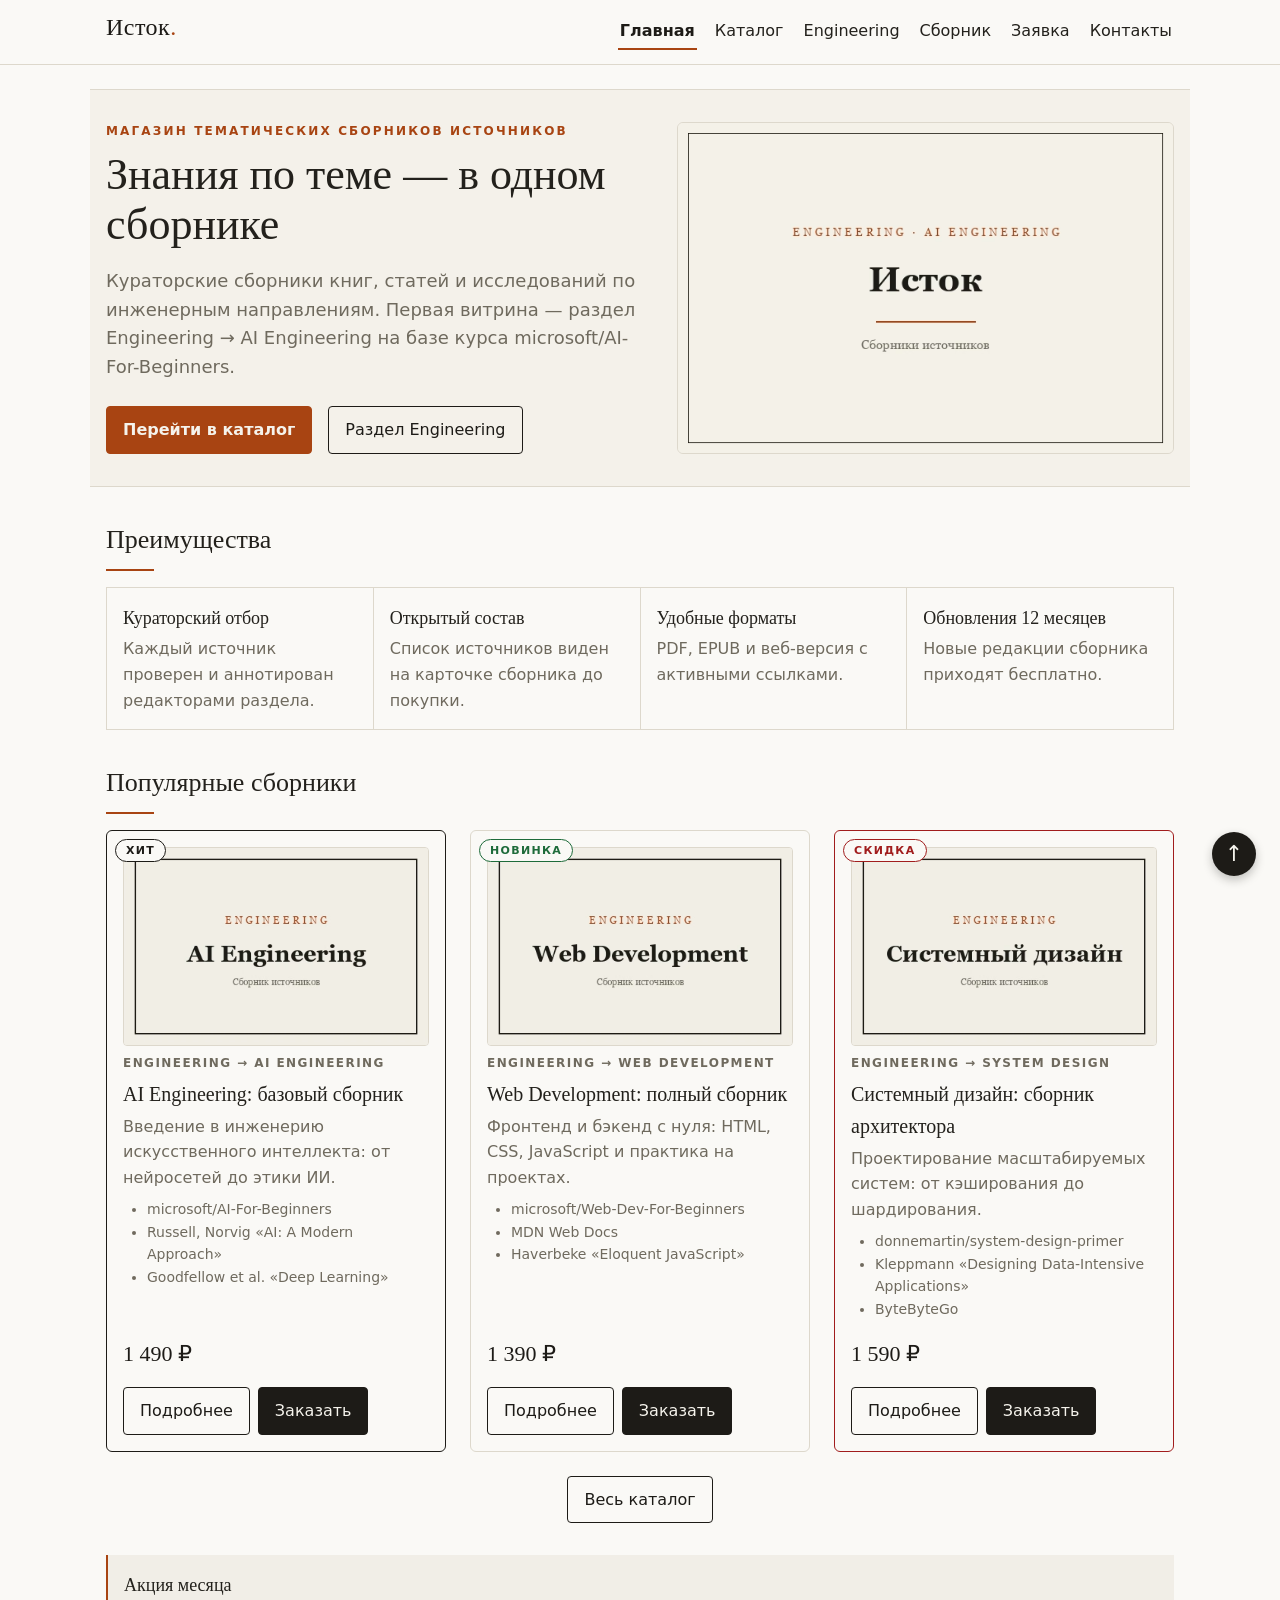
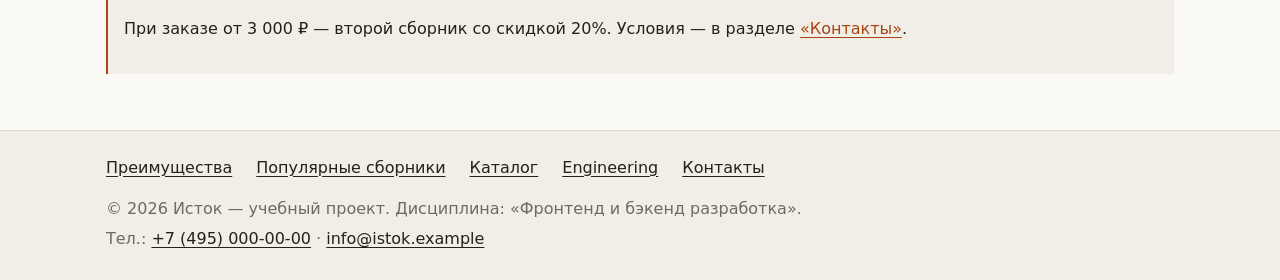
<file: index.html>
<!DOCTYPE html>
<html lang="ru">
<head>
  <meta charset="UTF-8">
  <meta name="viewport" content="width=device-width, initial-scale=1.0">
  <title>Исток — магазин тематических сборников источников</title>
  <meta name="description" content="Исток: кураторские сборники книг, статей и исследований по инженерным темам. Первый раздел — Engineering → AI Engineering.">
  <meta property="og:type" content="website">
  <meta property="og:title" content="Исток — магазин тематических сборников источников">
  <meta property="og:description" content="Исток: кураторские сборники книг, статей и исследований по инженерным темам.">
  <link rel="stylesheet" href="css/style.css">
  <link rel="stylesheet" href="css/responsive.css">
  <script src="js/main.js" defer></script>
</head>
<body>
  <a class="skip-link" href="#main">Перейти к содержимому</a>
  <header class="site-header">
    <div class="site-header__inner">
      <a class="site-header__logo" href="index.html">Исток</a>
      <button class="nav-toggle" type="button" aria-expanded="false" aria-controls="site-nav" aria-label="Открыть меню"><span class="nav-toggle__bar"></span><span class="nav-toggle__bar"></span><span class="nav-toggle__bar"></span></button>
      <nav class="site-nav" aria-label="Основная навигация">
        <ul class="site-nav__list" id="site-nav">
          <li class="site-nav__item"><a class="site-nav__link site-nav__link--active" href="index.html" aria-current="page">Главная</a></li>
          <li class="site-nav__item"><a class="site-nav__link" href="catalog.html">Каталог</a></li>
          <li class="site-nav__item"><a class="site-nav__link" href="category.html">Engineering</a></li>
          <li class="site-nav__item"><a class="site-nav__link" href="product.html">Сборник</a></li>
          <li class="site-nav__item"><a class="site-nav__link" href="order.html">Заявка</a></li>
          <li class="site-nav__item"><a class="site-nav__link" href="contacts.html">Контакты</a></li>
        </ul>
      </nav>
    </div>
  </header>

  <main class="page" id="main">
    <section class="hero">
      <div class="hero__content">
        <p class="kicker">Магазин тематических сборников источников</p>
        <h1 class="hero__title">Знания по теме — в одном сборнике</h1>
        <p class="hero__text">Кураторские сборники книг, статей и исследований по инженерным направлениям. Первая витрина — раздел Engineering → AI Engineering на базе курса microsoft/AI-For-Beginners.</p>
        <div class="hero__actions">
          <a class="button button--accent" href="catalog.html">Перейти в каталог</a>
          <a class="button button--light" href="category.html">Раздел Engineering</a>
        </div>
      </div>
      <div class="hero__media">
        <picture class="hero__picture">
          <source type="image/avif" srcset="images/hero-600.avif 600w, images/hero-800.avif 800w, images/hero-1200.avif 1200w" sizes="(min-width: 900px) 45vw, 100vw">
          <source type="image/webp" srcset="images/hero-600.webp 600w, images/hero-800.webp 800w, images/hero-1200.webp 1200w" sizes="(min-width: 900px) 45vw, 100vw">
          <img class="hero__image" src="images/hero-800.jpg" srcset="images/hero-600.jpg 600w, images/hero-800.jpg 800w, images/hero-1200.jpg 1200w" sizes="(min-width: 900px) 45vw, 100vw" width="1200" height="800" alt="Обложка магазина Исток: кураторские сборники источников по инженерным темам" fetchpriority="high">
        </picture>
      </div>
    </section>

    <section class="section" id="advantages">
      <h2 class="section__title">Преимущества</h2>
      <ul class="advantages">
        <li class="advantages__item"><h3 class="advantages__title">Кураторский отбор</h3><p class="advantages__text">Каждый источник проверен и аннотирован редакторами раздела.</p></li>
        <li class="advantages__item"><h3 class="advantages__title">Открытый состав</h3><p class="advantages__text">Список источников виден на карточке сборника до покупки.</p></li>
        <li class="advantages__item"><h3 class="advantages__title">Удобные форматы</h3><p class="advantages__text">PDF, EPUB и веб-версия с активными ссылками.</p></li>
        <li class="advantages__item"><h3 class="advantages__title">Обновления 12 месяцев</h3><p class="advantages__text">Новые редакции сборника приходят бесплатно.</p></li>
      </ul>
    </section>

    <section class="section" id="popular">
      <h2 class="section__title">Популярные сборники</h2>
      <div class="products-grid">
        <article class="product-card product-card--featured">
          <span class="badge badge--hit product-card__badge">Хит</span>
          <picture class="product-card__picture"><source type="image/avif" srcset="images/ai-engineering-400.avif 400w, images/ai-engineering-800.avif 800w" sizes="(min-width: 1024px) 30vw, (min-width: 640px) 45vw, 100vw"><source type="image/webp" srcset="images/ai-engineering-400.webp 400w, images/ai-engineering-800.webp 800w" sizes="(min-width: 1024px) 30vw, (min-width: 640px) 45vw, 100vw"><img class="product-card__image" src="images/ai-engineering-400.jpg" srcset="images/ai-engineering-400.jpg 400w, images/ai-engineering-800.jpg 800w" sizes="(min-width: 1024px) 30vw, (min-width: 640px) 45vw, 100vw" alt="Обложка сборника «AI Engineering: базовый сборник»" width="400" height="260" loading="lazy"></picture>
          <p class="product-card__category"><a class="product-card__category-link" href="category.html">Engineering → AI Engineering</a></p>
          <h3 class="product-card__title">AI Engineering: базовый сборник</h3>
          <p class="product-card__description">Введение в инженерию искусственного интеллекта: от нейросетей до этики ИИ.</p>
          <ul class="product-card__sources">
            <li>microsoft/AI-For-Beginners</li>
            <li>Russell, Norvig «AI: A Modern Approach»</li>
            <li>Goodfellow et al. «Deep Learning»</li>
          </ul>
          <p class="product-card__price">1 490 ₽</p>
          <div class="product-card__actions">
            <a class="button button--secondary" href="product.html">Подробнее</a>
            <button class="button button--primary product-card__button" type="button" data-product="AI Engineering: базовый сборник">Заказать</button>
          </div>
        </article>
        <article class="product-card">
          <span class="badge badge--new product-card__badge">Новинка</span>
          <picture class="product-card__picture"><source type="image/avif" srcset="images/web-development-400.avif 400w, images/web-development-800.avif 800w" sizes="(min-width: 1024px) 30vw, (min-width: 640px) 45vw, 100vw"><source type="image/webp" srcset="images/web-development-400.webp 400w, images/web-development-800.webp 800w" sizes="(min-width: 1024px) 30vw, (min-width: 640px) 45vw, 100vw"><img class="product-card__image" src="images/web-development-400.jpg" srcset="images/web-development-400.jpg 400w, images/web-development-800.jpg 800w" sizes="(min-width: 1024px) 30vw, (min-width: 640px) 45vw, 100vw" alt="Обложка сборника «Web Development: полный сборник»" width="400" height="260" loading="lazy"></picture>
          <p class="product-card__category">Engineering → Web Development</p>
          <h3 class="product-card__title">Web Development: полный сборник</h3>
          <p class="product-card__description">Фронтенд и бэкенд с нуля: HTML, CSS, JavaScript и практика на проектах.</p>
          <ul class="product-card__sources">
            <li>microsoft/Web-Dev-For-Beginners</li>
            <li>MDN Web Docs</li>
            <li>Haverbeke «Eloquent JavaScript»</li>
          </ul>
          <p class="product-card__price">1 390 ₽</p>
          <div class="product-card__actions">
            <a class="button button--secondary" href="product.html">Подробнее</a>
            <button class="button button--primary product-card__button" type="button" data-product="Web Development: полный сборник">Заказать</button>
          </div>
        </article>
        <article class="product-card product-card--discount">
          <span class="badge badge--sale product-card__badge">Скидка</span>
          <picture class="product-card__picture"><source type="image/avif" srcset="images/system-design-400.avif 400w, images/system-design-800.avif 800w" sizes="(min-width: 1024px) 30vw, (min-width: 640px) 45vw, 100vw"><source type="image/webp" srcset="images/system-design-400.webp 400w, images/system-design-800.webp 800w" sizes="(min-width: 1024px) 30vw, (min-width: 640px) 45vw, 100vw"><img class="product-card__image" src="images/system-design-400.jpg" srcset="images/system-design-400.jpg 400w, images/system-design-800.jpg 800w" sizes="(min-width: 1024px) 30vw, (min-width: 640px) 45vw, 100vw" alt="Обложка сборника «Системный дизайн: сборник архитектора»" width="400" height="260" loading="lazy"></picture>
          <p class="product-card__category">Engineering → System Design</p>
          <h3 class="product-card__title">Системный дизайн: сборник архитектора</h3>
          <p class="product-card__description">Проектирование масштабируемых систем: от кэширования до шардирования.</p>
          <ul class="product-card__sources">
            <li>donnemartin/system-design-primer</li>
            <li>Kleppmann «Designing Data-Intensive Applications»</li>
            <li>ByteByteGo</li>
          </ul>
          <p class="product-card__price">1 590 ₽</p>
          <div class="product-card__actions">
            <a class="button button--secondary" href="product.html">Подробнее</a>
            <button class="button button--primary product-card__button" type="button" data-product="Системный дизайн: сборник архитектора">Заказать</button>
          </div>
        </article>
      </div>
      <p class="section__more"><a class="button button--secondary" href="catalog.html">Весь каталог</a></p>
    </section>

    <aside class="note">
      <h2 class="note__title">Акция месяца</h2>
      <p>При заказе от 3 000 ₽ — второй сборник со скидкой 20%. Условия — в разделе <a href="contacts.html">«Контакты»</a>.</p>
    </aside>
  </main>

  <footer class="site-footer" id="contacts">
    <div class="site-footer__inner">
      <nav class="site-footer__nav" aria-label="Навигация в подвале">
        <ul class="site-footer__list">
          <li class="site-footer__item"><a class="site-footer__link" href="index.html#advantages">Преимущества</a></li>
          <li class="site-footer__item"><a class="site-footer__link" href="index.html#popular">Популярные сборники</a></li>
          <li class="site-footer__item"><a class="site-footer__link" href="catalog.html">Каталог</a></li>
          <li class="site-footer__item"><a class="site-footer__link" href="category.html">Engineering</a></li>
          <li class="site-footer__item"><a class="site-footer__link" href="contacts.html">Контакты</a></li>
        </ul>
      </nav>
      <p class="site-footer__text">&copy; 2026 Исток — учебный проект. Дисциплина: «Фронтенд и бэкенд разработка».</p>
      <p class="site-footer__text">Тел.: <a class="site-footer__link" href="tel:+74950000000">+7 (495) 000-00-00</a> · <a class="site-footer__link" href="mailto:info@istok.example">info@istok.example</a></p>
    </div>
  </footer>
  <a class="to-top" href="#main" aria-label="Наверх">↑</a>

  <dialog class="order-dialog" id="order-dialog" aria-labelledby="order-dialog-title">
    <h2 class="order-dialog__title" id="order-dialog-title">Быстрая заявка</h2>
    <form class="order-form" id="order-form" action="#" method="post" novalidate>
      <input id="selected-product" name="selected-product" type="hidden">
      <p class="order-form__selected" id="selected-product-label" hidden></p>
      <div class="order-form__field">
        <label class="order-form__label" for="order-name">Имя</label>
        <input class="order-form__input" id="order-name" name="name" type="text" placeholder="Введите ваше имя" minlength="2" autocomplete="given-name" required aria-describedby="order-name-error">
        <small class="order-form__error" id="order-name-error" role="alert" hidden>Введите имя (не короче 2 символов).</small>
      </div>
      <div class="order-form__field">
        <label class="order-form__label" for="order-email">E-mail</label>
        <input class="order-form__input" id="order-email" name="email" type="email" placeholder="example@mail.ru" autocomplete="email" required aria-describedby="order-email-error">
        <small class="order-form__error" id="order-email-error" role="alert" hidden>Введите корректный e-mail.</small>
      </div>
      <div class="order-form__field">
        <label class="order-form__label" for="order-phone">Телефон</label>
        <input class="order-form__input" id="order-phone" name="phone" type="tel" inputmode="tel" placeholder="+7 (900) 000-00-00" pattern="^\+7 \(\d{3}\) \d{3}-\d{2}-\d{2}$" required aria-describedby="order-phone-hint order-phone-error">
        <small class="order-form__hint" id="order-phone-hint">Формат: +7 (900) 000-00-00</small>
        <small class="order-form__error" id="order-phone-error" role="alert" hidden>Введите телефон в формате +7 (900) 000-00-00.</small>
      </div>
      <div class="order-form__field">
        <label class="order-form__label" for="order-topic">Тема заявки</label>
        <select class="order-form__select" id="order-topic" name="topic" required aria-describedby="order-topic-error">
          <option value="">Выберите тему</option>
          <option value="product">Заказ сборника</option>
          <option value="consultation">Консультация</option>
          <option value="delivery">Получение и доставка</option>
        </select>
        <small class="order-form__error" id="order-topic-error" role="alert" hidden>Выберите тему заявки.</small>
      </div>
      <div class="order-form__field">
        <label class="order-form__label" for="order-comment">Комментарий</label>
        <textarea class="order-form__textarea" id="order-comment" name="comment" rows="3" placeholder="Дополнительная информация"></textarea>
      </div>
      <div class="order-form__field order-form__field--checkbox">
        <label class="order-form__label order-form__label--inline"><input id="order-agreement" name="agreement" type="checkbox" required aria-describedby="order-agreement-error"> Я согласен на обработку данных</label>
        <small class="order-form__error" id="order-agreement-error" role="alert" hidden>Подтвердите согласие на обработку данных.</small>
      </div>
      <div class="order-form__actions">
        <button class="button button--secondary" type="button" id="close-order-dialog" aria-label="Закрыть окно заявки">Закрыть</button>
        <button class="button button--primary" type="submit">Отправить заявку</button>
      </div>
    </form>
  </dialog>
  <p class="success-message" id="success-message" role="status" hidden>Заявка успешно отправлена!</p>
</body>
</html>
</file>
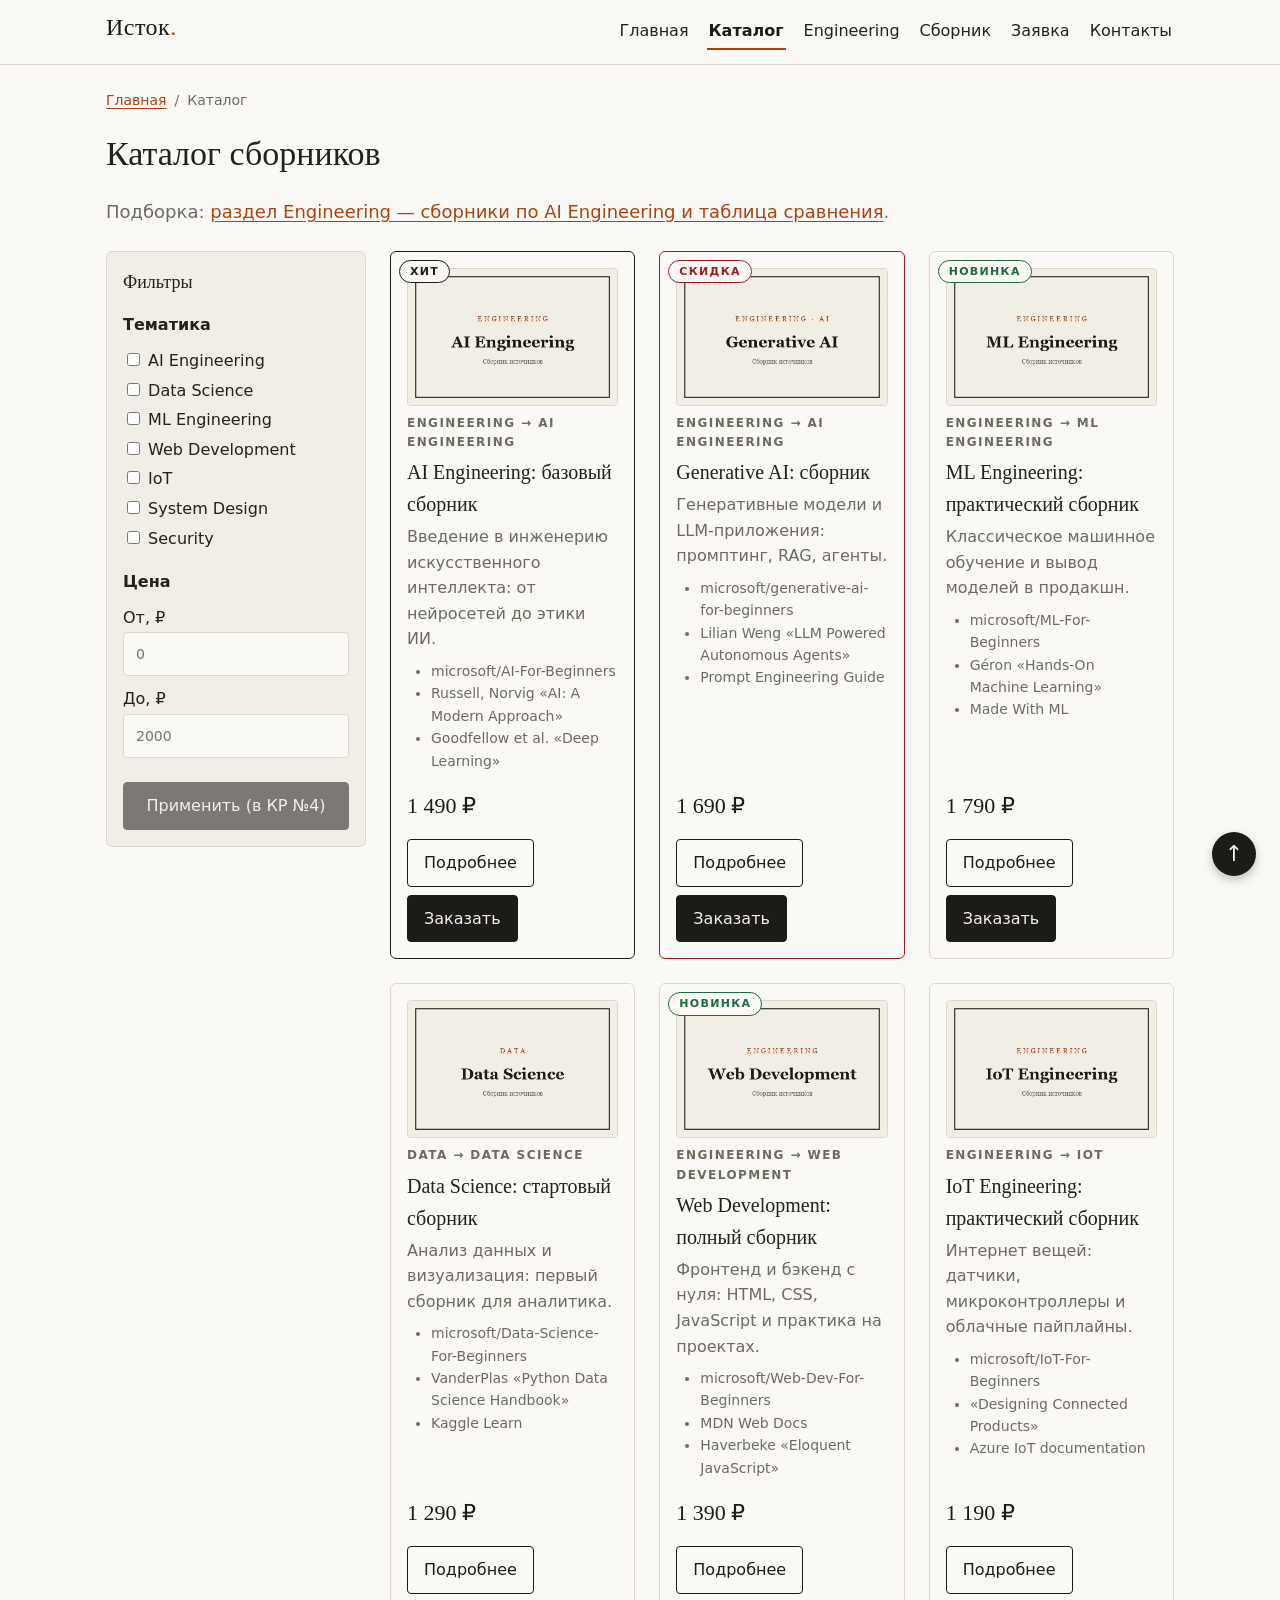
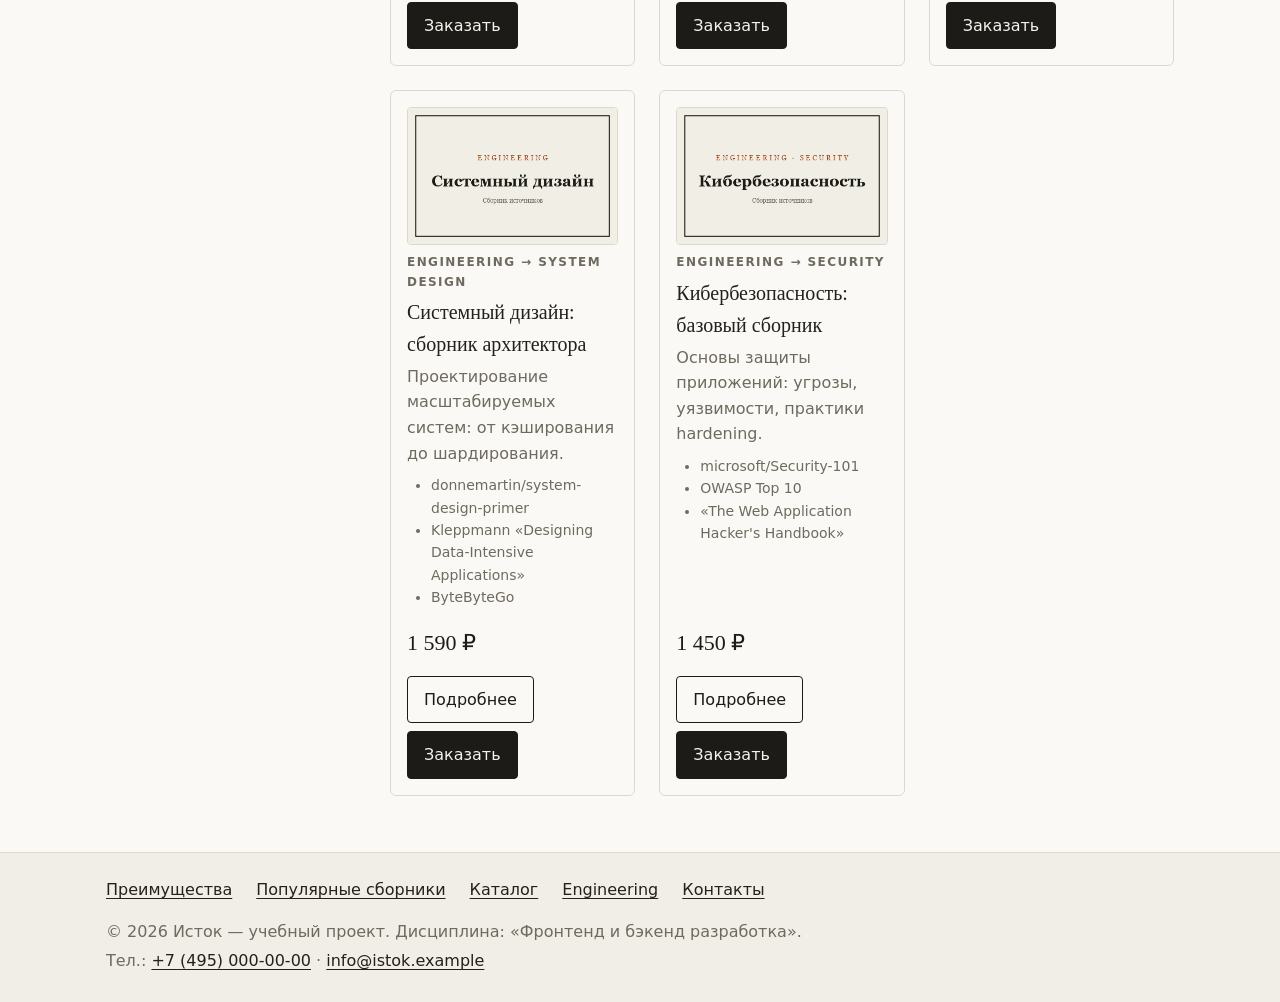
<file: catalog.html>
<!DOCTYPE html>
<html lang="ru">
<head>
  <meta charset="UTF-8">
  <meta name="viewport" content="width=device-width, initial-scale=1.0">
  <title>Каталог — Исток</title>
  <meta name="description" content="Каталог тематических сборников источников Исток: AI Engineering, Data Science, Web Development, IoT, системный дизайн, кибербезопасность.">
  <meta property="og:type" content="website">
  <meta property="og:title" content="Каталог — Исток">
  <meta property="og:description" content="Каталог тематических сборников источников Исток.">
  <link rel="stylesheet" href="css/style.css">
  <link rel="stylesheet" href="css/responsive.css">
  <script src="js/main.js" defer></script>
</head>
<body>
  <a class="skip-link" href="#main">Перейти к содержимому</a>
  <header class="site-header">
    <div class="site-header__inner">
      <a class="site-header__logo" href="index.html">Исток</a>
      <button class="nav-toggle" type="button" aria-expanded="false" aria-controls="site-nav" aria-label="Открыть меню"><span class="nav-toggle__bar"></span><span class="nav-toggle__bar"></span><span class="nav-toggle__bar"></span></button>
      <nav class="site-nav" aria-label="Основная навигация">
        <ul class="site-nav__list" id="site-nav">
          <li class="site-nav__item"><a class="site-nav__link" href="index.html">Главная</a></li>
          <li class="site-nav__item"><a class="site-nav__link site-nav__link--active" href="catalog.html" aria-current="page">Каталог</a></li>
          <li class="site-nav__item"><a class="site-nav__link" href="category.html">Engineering</a></li>
          <li class="site-nav__item"><a class="site-nav__link" href="product.html">Сборник</a></li>
          <li class="site-nav__item"><a class="site-nav__link" href="order.html">Заявка</a></li>
          <li class="site-nav__item"><a class="site-nav__link" href="contacts.html">Контакты</a></li>
        </ul>
      </nav>
    </div>
  </header>

  <main class="page" id="main">
    <nav class="breadcrumbs" aria-label="Хлебные крошки">
      <ol class="breadcrumbs__list">
        <li class="breadcrumbs__item"><a class="breadcrumbs__link" href="index.html">Главная</a></li>
        <li class="breadcrumbs__item"><span class="breadcrumbs__current" aria-current="page">Каталог</span></li>
      </ol>
    </nav>
    <h1 class="page__title">Каталог сборников</h1>
    <p class="page__lead">Подборка: <a href="category.html">раздел Engineering — сборники по AI Engineering и таблица сравнения</a>.</p>
    <div class="catalog-layout">
      <aside class="catalog-filters" aria-label="Фильтры каталога">
        <h2 class="catalog-filters__title">Фильтры</h2>
        <form class="catalog-filters__form" action="#" method="get">
          <fieldset class="catalog-filters__group">
            <legend class="catalog-filters__legend">Тематика</legend>
            <ul class="catalog-filters__list">
          <li class="catalog-filters__item"><label class="catalog-filters__label"><input type="checkbox" name="category" value="AI Engineering"> AI Engineering</label></li>
          <li class="catalog-filters__item"><label class="catalog-filters__label"><input type="checkbox" name="category" value="Data Science"> Data Science</label></li>
          <li class="catalog-filters__item"><label class="catalog-filters__label"><input type="checkbox" name="category" value="ML Engineering"> ML Engineering</label></li>
          <li class="catalog-filters__item"><label class="catalog-filters__label"><input type="checkbox" name="category" value="Web Development"> Web Development</label></li>
          <li class="catalog-filters__item"><label class="catalog-filters__label"><input type="checkbox" name="category" value="IoT"> IoT</label></li>
          <li class="catalog-filters__item"><label class="catalog-filters__label"><input type="checkbox" name="category" value="System Design"> System Design</label></li>
          <li class="catalog-filters__item"><label class="catalog-filters__label"><input type="checkbox" name="category" value="Security"> Security</label></li>
            </ul>
          </fieldset>
          <fieldset class="catalog-filters__group">
            <legend class="catalog-filters__legend">Цена</legend>
            <label class="catalog-filters__label" for="price-min">От, ₽</label>
            <input class="catalog-filters__input" id="price-min" name="price-min" type="number" min="0" step="100" placeholder="0">
            <label class="catalog-filters__label" for="price-max">До, ₽</label>
            <input class="catalog-filters__input" id="price-max" name="price-max" type="number" min="0" step="100" placeholder="2000">
          </fieldset>
          <button class="button button--primary" type="button" disabled>Применить (в КР №4)</button>
        </form>
      </aside>
      <section class="catalog-products" aria-label="Список сборников">
        <div class="products-grid">
        <article class="product-card product-card--featured">
          <span class="badge badge--hit product-card__badge">Хит</span>
          <picture class="product-card__picture"><source type="image/avif" srcset="images/ai-engineering-400.avif 400w, images/ai-engineering-800.avif 800w" sizes="(min-width: 1024px) 30vw, (min-width: 640px) 45vw, 100vw"><source type="image/webp" srcset="images/ai-engineering-400.webp 400w, images/ai-engineering-800.webp 800w" sizes="(min-width: 1024px) 30vw, (min-width: 640px) 45vw, 100vw"><img class="product-card__image" src="images/ai-engineering-400.jpg" srcset="images/ai-engineering-400.jpg 400w, images/ai-engineering-800.jpg 800w" sizes="(min-width: 1024px) 30vw, (min-width: 640px) 45vw, 100vw" alt="Обложка сборника «AI Engineering: базовый сборник»" width="400" height="260" loading="lazy"></picture>
          <p class="product-card__category"><a class="product-card__category-link" href="category.html">Engineering → AI Engineering</a></p>
          <h3 class="product-card__title">AI Engineering: базовый сборник</h3>
          <p class="product-card__description">Введение в инженерию искусственного интеллекта: от нейросетей до этики ИИ.</p>
          <ul class="product-card__sources">
            <li>microsoft/AI-For-Beginners</li>
            <li>Russell, Norvig «AI: A Modern Approach»</li>
            <li>Goodfellow et al. «Deep Learning»</li>
          </ul>
          <p class="product-card__price">1 490 ₽</p>
          <div class="product-card__actions">
            <a class="button button--secondary" href="product.html">Подробнее</a>
            <button class="button button--primary product-card__button" type="button" data-product="AI Engineering: базовый сборник">Заказать</button>
          </div>
        </article>
        <article class="product-card product-card--discount">
          <span class="badge badge--sale product-card__badge">Скидка</span>
          <picture class="product-card__picture"><source type="image/avif" srcset="images/generative-ai-400.avif 400w, images/generative-ai-800.avif 800w" sizes="(min-width: 1024px) 30vw, (min-width: 640px) 45vw, 100vw"><source type="image/webp" srcset="images/generative-ai-400.webp 400w, images/generative-ai-800.webp 800w" sizes="(min-width: 1024px) 30vw, (min-width: 640px) 45vw, 100vw"><img class="product-card__image" src="images/generative-ai-400.jpg" srcset="images/generative-ai-400.jpg 400w, images/generative-ai-800.jpg 800w" sizes="(min-width: 1024px) 30vw, (min-width: 640px) 45vw, 100vw" alt="Обложка сборника «Generative AI: сборник»" width="400" height="260" loading="lazy"></picture>
          <p class="product-card__category"><a class="product-card__category-link" href="category.html">Engineering → AI Engineering</a></p>
          <h3 class="product-card__title">Generative AI: сборник</h3>
          <p class="product-card__description">Генеративные модели и LLM-приложения: промптинг, RAG, агенты.</p>
          <ul class="product-card__sources">
            <li>microsoft/generative-ai-for-beginners</li>
            <li>Lilian Weng «LLM Powered Autonomous Agents»</li>
            <li>Prompt Engineering Guide</li>
          </ul>
          <p class="product-card__price">1 690 ₽</p>
          <div class="product-card__actions">
            <a class="button button--secondary" href="product.html">Подробнее</a>
            <button class="button button--primary product-card__button" type="button" data-product="Generative AI: сборник">Заказать</button>
          </div>
        </article>
        <article class="product-card">
          <span class="badge badge--new product-card__badge">Новинка</span>
          <picture class="product-card__picture"><source type="image/avif" srcset="images/ml-engineering-400.avif 400w, images/ml-engineering-800.avif 800w" sizes="(min-width: 1024px) 30vw, (min-width: 640px) 45vw, 100vw"><source type="image/webp" srcset="images/ml-engineering-400.webp 400w, images/ml-engineering-800.webp 800w" sizes="(min-width: 1024px) 30vw, (min-width: 640px) 45vw, 100vw"><img class="product-card__image" src="images/ml-engineering-400.jpg" srcset="images/ml-engineering-400.jpg 400w, images/ml-engineering-800.jpg 800w" sizes="(min-width: 1024px) 30vw, (min-width: 640px) 45vw, 100vw" alt="Обложка сборника «ML Engineering: практический сборник»" width="400" height="260" loading="lazy"></picture>
          <p class="product-card__category"><a class="product-card__category-link" href="category.html">Engineering → ML Engineering</a></p>
          <h3 class="product-card__title">ML Engineering: практический сборник</h3>
          <p class="product-card__description">Классическое машинное обучение и вывод моделей в продакшн.</p>
          <ul class="product-card__sources">
            <li>microsoft/ML-For-Beginners</li>
            <li>Géron «Hands-On Machine Learning»</li>
            <li>Made With ML</li>
          </ul>
          <p class="product-card__price">1 790 ₽</p>
          <div class="product-card__actions">
            <a class="button button--secondary" href="product.html">Подробнее</a>
            <button class="button button--primary product-card__button" type="button" data-product="ML Engineering: практический сборник">Заказать</button>
          </div>
        </article>
        <article class="product-card">
          <picture class="product-card__picture"><source type="image/avif" srcset="images/data-science-400.avif 400w, images/data-science-800.avif 800w" sizes="(min-width: 1024px) 30vw, (min-width: 640px) 45vw, 100vw"><source type="image/webp" srcset="images/data-science-400.webp 400w, images/data-science-800.webp 800w" sizes="(min-width: 1024px) 30vw, (min-width: 640px) 45vw, 100vw"><img class="product-card__image" src="images/data-science-400.jpg" srcset="images/data-science-400.jpg 400w, images/data-science-800.jpg 800w" sizes="(min-width: 1024px) 30vw, (min-width: 640px) 45vw, 100vw" alt="Обложка сборника «Data Science: стартовый сборник»" width="400" height="260" loading="lazy"></picture>
          <p class="product-card__category">Data → Data Science</p>
          <h3 class="product-card__title">Data Science: стартовый сборник</h3>
          <p class="product-card__description">Анализ данных и визуализация: первый сборник для аналитика.</p>
          <ul class="product-card__sources">
            <li>microsoft/Data-Science-For-Beginners</li>
            <li>VanderPlas «Python Data Science Handbook»</li>
            <li>Kaggle Learn</li>
          </ul>
          <p class="product-card__price">1 290 ₽</p>
          <div class="product-card__actions">
            <a class="button button--secondary" href="product.html">Подробнее</a>
            <button class="button button--primary product-card__button" type="button" data-product="Data Science: стартовый сборник">Заказать</button>
          </div>
        </article>
        <article class="product-card">
          <span class="badge badge--new product-card__badge">Новинка</span>
          <picture class="product-card__picture"><source type="image/avif" srcset="images/web-development-400.avif 400w, images/web-development-800.avif 800w" sizes="(min-width: 1024px) 30vw, (min-width: 640px) 45vw, 100vw"><source type="image/webp" srcset="images/web-development-400.webp 400w, images/web-development-800.webp 800w" sizes="(min-width: 1024px) 30vw, (min-width: 640px) 45vw, 100vw"><img class="product-card__image" src="images/web-development-400.jpg" srcset="images/web-development-400.jpg 400w, images/web-development-800.jpg 800w" sizes="(min-width: 1024px) 30vw, (min-width: 640px) 45vw, 100vw" alt="Обложка сборника «Web Development: полный сборник»" width="400" height="260" loading="lazy"></picture>
          <p class="product-card__category"><a class="product-card__category-link" href="category.html">Engineering → Web Development</a></p>
          <h3 class="product-card__title">Web Development: полный сборник</h3>
          <p class="product-card__description">Фронтенд и бэкенд с нуля: HTML, CSS, JavaScript и практика на проектах.</p>
          <ul class="product-card__sources">
            <li>microsoft/Web-Dev-For-Beginners</li>
            <li>MDN Web Docs</li>
            <li>Haverbeke «Eloquent JavaScript»</li>
          </ul>
          <p class="product-card__price">1 390 ₽</p>
          <div class="product-card__actions">
            <a class="button button--secondary" href="product.html">Подробнее</a>
            <button class="button button--primary product-card__button" type="button" data-product="Web Development: полный сборник">Заказать</button>
          </div>
        </article>
        <article class="product-card">
          <picture class="product-card__picture"><source type="image/avif" srcset="images/iot-engineering-400.avif 400w, images/iot-engineering-800.avif 800w" sizes="(min-width: 1024px) 30vw, (min-width: 640px) 45vw, 100vw"><source type="image/webp" srcset="images/iot-engineering-400.webp 400w, images/iot-engineering-800.webp 800w" sizes="(min-width: 1024px) 30vw, (min-width: 640px) 45vw, 100vw"><img class="product-card__image" src="images/iot-engineering-400.jpg" srcset="images/iot-engineering-400.jpg 400w, images/iot-engineering-800.jpg 800w" sizes="(min-width: 1024px) 30vw, (min-width: 640px) 45vw, 100vw" alt="Обложка сборника «IoT Engineering: практический сборник»" width="400" height="260" loading="lazy"></picture>
          <p class="product-card__category"><a class="product-card__category-link" href="category.html">Engineering → IoT</a></p>
          <h3 class="product-card__title">IoT Engineering: практический сборник</h3>
          <p class="product-card__description">Интернет вещей: датчики, микроконтроллеры и облачные пайплайны.</p>
          <ul class="product-card__sources">
            <li>microsoft/IoT-For-Beginners</li>
            <li>«Designing Connected Products»</li>
            <li>Azure IoT documentation</li>
          </ul>
          <p class="product-card__price">1 190 ₽</p>
          <div class="product-card__actions">
            <a class="button button--secondary" href="product.html">Подробнее</a>
            <button class="button button--primary product-card__button" type="button" data-product="IoT Engineering: практический сборник">Заказать</button>
          </div>
        </article>
        <article class="product-card">
          <picture class="product-card__picture"><source type="image/avif" srcset="images/system-design-400.avif 400w, images/system-design-800.avif 800w" sizes="(min-width: 1024px) 30vw, (min-width: 640px) 45vw, 100vw"><source type="image/webp" srcset="images/system-design-400.webp 400w, images/system-design-800.webp 800w" sizes="(min-width: 1024px) 30vw, (min-width: 640px) 45vw, 100vw"><img class="product-card__image" src="images/system-design-400.jpg" srcset="images/system-design-400.jpg 400w, images/system-design-800.jpg 800w" sizes="(min-width: 1024px) 30vw, (min-width: 640px) 45vw, 100vw" alt="Обложка сборника «Системный дизайн: сборник архитектора»" width="400" height="260" loading="lazy"></picture>
          <p class="product-card__category"><a class="product-card__category-link" href="category.html">Engineering → System Design</a></p>
          <h3 class="product-card__title">Системный дизайн: сборник архитектора</h3>
          <p class="product-card__description">Проектирование масштабируемых систем: от кэширования до шардирования.</p>
          <ul class="product-card__sources">
            <li>donnemartin/system-design-primer</li>
            <li>Kleppmann «Designing Data-Intensive Applications»</li>
            <li>ByteByteGo</li>
          </ul>
          <p class="product-card__price">1 590 ₽</p>
          <div class="product-card__actions">
            <a class="button button--secondary" href="product.html">Подробнее</a>
            <button class="button button--primary product-card__button" type="button" data-product="Системный дизайн: сборник архитектора">Заказать</button>
          </div>
        </article>
        <article class="product-card">
          <picture class="product-card__picture"><source type="image/avif" srcset="images/cybersecurity-400.avif 400w, images/cybersecurity-800.avif 800w" sizes="(min-width: 1024px) 30vw, (min-width: 640px) 45vw, 100vw"><source type="image/webp" srcset="images/cybersecurity-400.webp 400w, images/cybersecurity-800.webp 800w" sizes="(min-width: 1024px) 30vw, (min-width: 640px) 45vw, 100vw"><img class="product-card__image" src="images/cybersecurity-400.jpg" srcset="images/cybersecurity-400.jpg 400w, images/cybersecurity-800.jpg 800w" sizes="(min-width: 1024px) 30vw, (min-width: 640px) 45vw, 100vw" alt="Обложка сборника «Кибербезопасность: базовый сборник»" width="400" height="260" loading="lazy"></picture>
          <p class="product-card__category"><a class="product-card__category-link" href="category.html">Engineering → Security</a></p>
          <h3 class="product-card__title">Кибербезопасность: базовый сборник</h3>
          <p class="product-card__description">Основы защиты приложений: угрозы, уязвимости, практики hardening.</p>
          <ul class="product-card__sources">
            <li>microsoft/Security-101</li>
            <li>OWASP Top 10</li>
            <li>«The Web Application Hacker's Handbook»</li>
          </ul>
          <p class="product-card__price">1 450 ₽</p>
          <div class="product-card__actions">
            <a class="button button--secondary" href="product.html">Подробнее</a>
            <button class="button button--primary product-card__button" type="button" data-product="Кибербезопасность: базовый сборник">Заказать</button>
          </div>
        </article>
        </div>
      </section>
    </div>
  </main>

  <footer class="site-footer" id="contacts">
    <div class="site-footer__inner">
      <nav class="site-footer__nav" aria-label="Навигация в подвале">
        <ul class="site-footer__list">
          <li class="site-footer__item"><a class="site-footer__link" href="index.html#advantages">Преимущества</a></li>
          <li class="site-footer__item"><a class="site-footer__link" href="index.html#popular">Популярные сборники</a></li>
          <li class="site-footer__item"><a class="site-footer__link" href="catalog.html">Каталог</a></li>
          <li class="site-footer__item"><a class="site-footer__link" href="category.html">Engineering</a></li>
          <li class="site-footer__item"><a class="site-footer__link" href="contacts.html">Контакты</a></li>
        </ul>
      </nav>
      <p class="site-footer__text">&copy; 2026 Исток — учебный проект. Дисциплина: «Фронтенд и бэкенд разработка».</p>
      <p class="site-footer__text">Тел.: <a class="site-footer__link" href="tel:+74950000000">+7 (495) 000-00-00</a> · <a class="site-footer__link" href="mailto:info@istok.example">info@istok.example</a></p>
    </div>
  </footer>
  <a class="to-top" href="#main" aria-label="Наверх">↑</a>

  <dialog class="order-dialog" id="order-dialog" aria-labelledby="order-dialog-title">
    <h2 class="order-dialog__title" id="order-dialog-title">Быстрая заявка</h2>
    <form class="order-form" id="order-form" action="#" method="post" novalidate>
      <input id="selected-product" name="selected-product" type="hidden">
      <p class="order-form__selected" id="selected-product-label" hidden></p>
      <div class="order-form__field">
        <label class="order-form__label" for="order-name">Имя</label>
        <input class="order-form__input" id="order-name" name="name" type="text" placeholder="Введите ваше имя" minlength="2" autocomplete="given-name" required aria-describedby="order-name-error">
        <small class="order-form__error" id="order-name-error" role="alert" hidden>Введите имя (не короче 2 символов).</small>
      </div>
      <div class="order-form__field">
        <label class="order-form__label" for="order-email">E-mail</label>
        <input class="order-form__input" id="order-email" name="email" type="email" placeholder="example@mail.ru" autocomplete="email" required aria-describedby="order-email-error">
        <small class="order-form__error" id="order-email-error" role="alert" hidden>Введите корректный e-mail.</small>
      </div>
      <div class="order-form__field">
        <label class="order-form__label" for="order-phone">Телефон</label>
        <input class="order-form__input" id="order-phone" name="phone" type="tel" inputmode="tel" placeholder="+7 (900) 000-00-00" pattern="^\+7 \(\d{3}\) \d{3}-\d{2}-\d{2}$" required aria-describedby="order-phone-hint order-phone-error">
        <small class="order-form__hint" id="order-phone-hint">Формат: +7 (900) 000-00-00</small>
        <small class="order-form__error" id="order-phone-error" role="alert" hidden>Введите телефон в формате +7 (900) 000-00-00.</small>
      </div>
      <div class="order-form__field">
        <label class="order-form__label" for="order-topic">Тема заявки</label>
        <select class="order-form__select" id="order-topic" name="topic" required aria-describedby="order-topic-error">
          <option value="">Выберите тему</option>
          <option value="product">Заказ сборника</option>
          <option value="consultation">Консультация</option>
          <option value="delivery">Получение и доставка</option>
        </select>
        <small class="order-form__error" id="order-topic-error" role="alert" hidden>Выберите тему заявки.</small>
      </div>
      <div class="order-form__field">
        <label class="order-form__label" for="order-comment">Комментарий</label>
        <textarea class="order-form__textarea" id="order-comment" name="comment" rows="3" placeholder="Дополнительная информация"></textarea>
      </div>
      <div class="order-form__field order-form__field--checkbox">
        <label class="order-form__label order-form__label--inline"><input id="order-agreement" name="agreement" type="checkbox" required aria-describedby="order-agreement-error"> Я согласен на обработку данных</label>
        <small class="order-form__error" id="order-agreement-error" role="alert" hidden>Подтвердите согласие на обработку данных.</small>
      </div>
      <div class="order-form__actions">
        <button class="button button--secondary" type="button" id="close-order-dialog" aria-label="Закрыть окно заявки">Закрыть</button>
        <button class="button button--primary" type="submit">Отправить заявку</button>
      </div>
    </form>
  </dialog>
  <p class="success-message" id="success-message" role="status" hidden>Заявка успешно отправлена!</p>
</body>
</html>
</file>
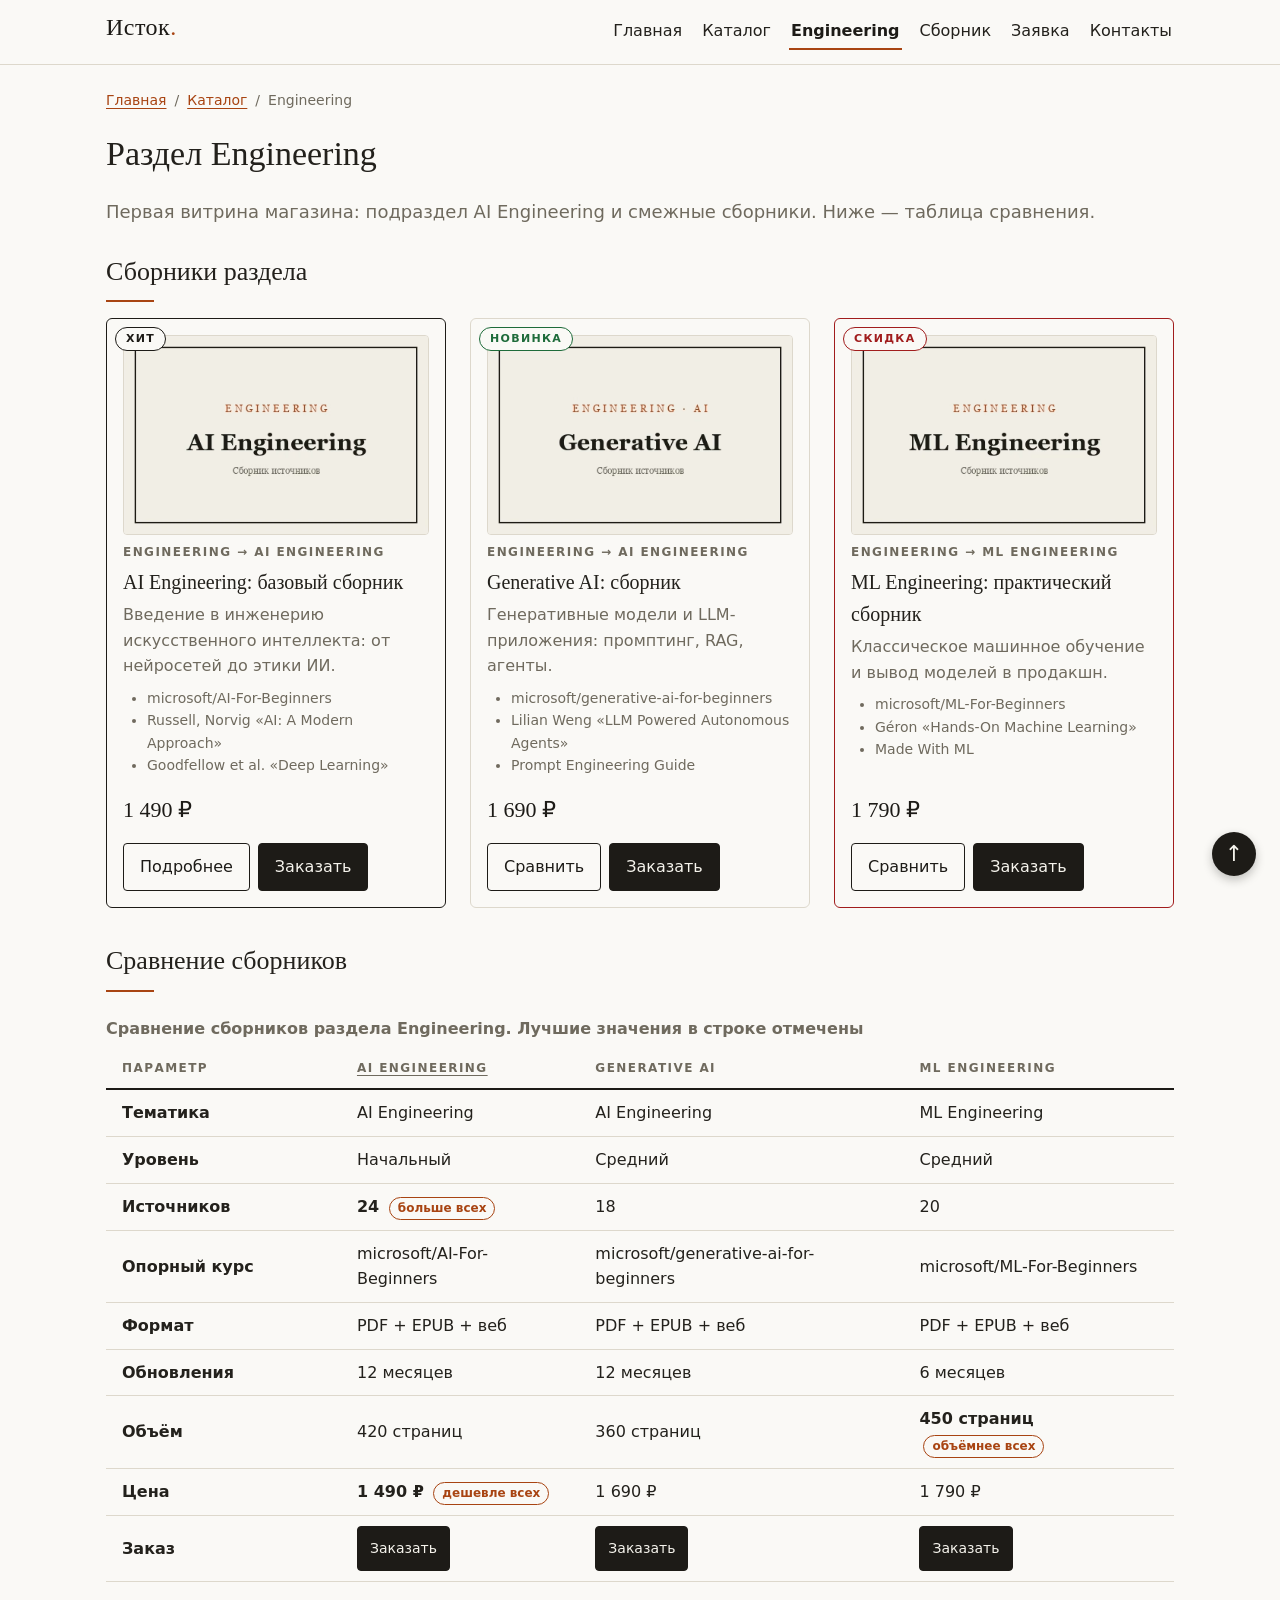
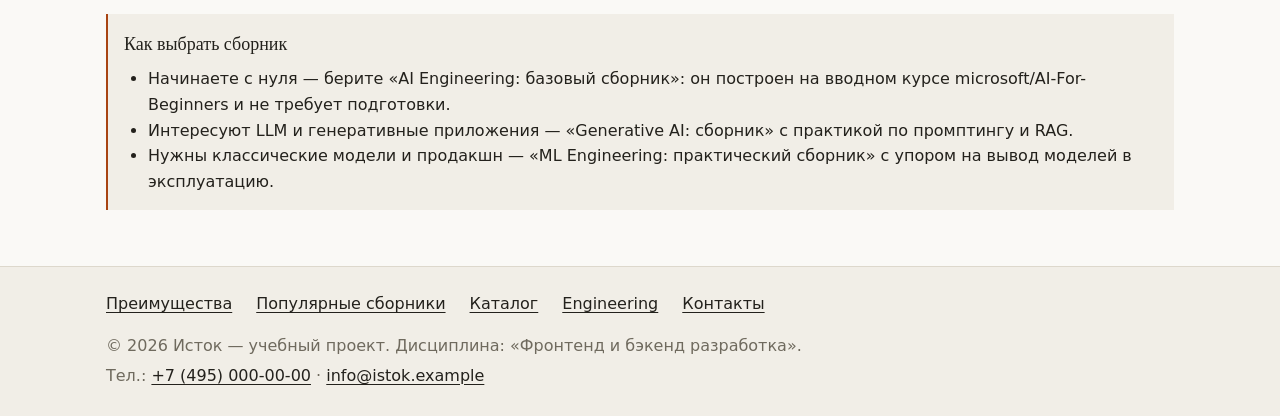
<file: category.html>
<!DOCTYPE html>
<html lang="ru">
<head>
  <meta charset="UTF-8">
  <meta name="viewport" content="width=device-width, initial-scale=1.0">
  <title>Engineering — Исток</title>
  <meta name="description" content="Раздел Engineering магазина Исток: сборники по AI Engineering, ML Engineering и Generative AI, таблица сравнения.">
  <meta property="og:type" content="website">
  <meta property="og:title" content="Engineering — Исток">
  <meta property="og:description" content="Раздел Engineering магазина Исток: сборники по AI Engineering, ML Engineering и Generative AI, таблица сравнения.">
  <link rel="stylesheet" href="css/style.css">
  <link rel="stylesheet" href="css/responsive.css">
  <script src="js/main.js" defer></script>
</head>
<body>
  <a class="skip-link" href="#main">Перейти к содержимому</a>
  <header class="site-header">
    <div class="site-header__inner">
      <a class="site-header__logo" href="index.html">Исток</a>
      <button class="nav-toggle" type="button" aria-expanded="false" aria-controls="site-nav" aria-label="Открыть меню"><span class="nav-toggle__bar"></span><span class="nav-toggle__bar"></span><span class="nav-toggle__bar"></span></button>
      <nav class="site-nav" aria-label="Основная навигация">
        <ul class="site-nav__list" id="site-nav">
          <li class="site-nav__item"><a class="site-nav__link" href="index.html">Главная</a></li>
          <li class="site-nav__item"><a class="site-nav__link" href="catalog.html">Каталог</a></li>
          <li class="site-nav__item"><a class="site-nav__link site-nav__link--active" href="category.html" aria-current="page">Engineering</a></li>
          <li class="site-nav__item"><a class="site-nav__link" href="product.html">Сборник</a></li>
          <li class="site-nav__item"><a class="site-nav__link" href="order.html">Заявка</a></li>
          <li class="site-nav__item"><a class="site-nav__link" href="contacts.html">Контакты</a></li>
        </ul>
      </nav>
    </div>
  </header>

  <main class="page" id="main">
    <nav class="breadcrumbs" aria-label="Хлебные крошки">
      <ol class="breadcrumbs__list">
        <li class="breadcrumbs__item"><a class="breadcrumbs__link" href="index.html">Главная</a></li>
        <li class="breadcrumbs__item"><a class="breadcrumbs__link" href="catalog.html">Каталог</a></li>
        <li class="breadcrumbs__item"><span class="breadcrumbs__current" aria-current="page">Engineering</span></li>
      </ol>
    </nav>
    <h1 class="page__title">Раздел Engineering</h1>
    <p class="page__lead">Первая витрина магазина: подраздел AI Engineering и смежные сборники. Ниже — таблица сравнения.</p>

    <section class="section" aria-labelledby="category-models">
      <h2 class="section__title" id="category-models">Сборники раздела</h2>
      <div class="products-grid">
        <article class="product-card product-card--featured">
          <span class="badge badge--hit product-card__badge">Хит</span>
          <picture class="product-card__picture"><source type="image/avif" srcset="images/ai-engineering-400.avif 400w, images/ai-engineering-800.avif 800w" sizes="(min-width: 1024px) 30vw, (min-width: 640px) 45vw, 100vw"><source type="image/webp" srcset="images/ai-engineering-400.webp 400w, images/ai-engineering-800.webp 800w" sizes="(min-width: 1024px) 30vw, (min-width: 640px) 45vw, 100vw"><img class="product-card__image" src="images/ai-engineering-400.jpg" srcset="images/ai-engineering-400.jpg 400w, images/ai-engineering-800.jpg 800w" sizes="(min-width: 1024px) 30vw, (min-width: 640px) 45vw, 100vw" alt="Обложка сборника «AI Engineering: базовый сборник»" width="400" height="260" loading="lazy"></picture>
          <p class="product-card__category"><a class="product-card__category-link" href="category.html">Engineering → AI Engineering</a></p>
          <h3 class="product-card__title">AI Engineering: базовый сборник</h3>
          <p class="product-card__description">Введение в инженерию искусственного интеллекта: от нейросетей до этики ИИ.</p>
          <ul class="product-card__sources">
            <li>microsoft/AI-For-Beginners</li>
            <li>Russell, Norvig «AI: A Modern Approach»</li>
            <li>Goodfellow et al. «Deep Learning»</li>
          </ul>
          <p class="product-card__price">1 490 ₽</p>
          <div class="product-card__actions">
            <a class="button button--secondary" href="product.html">Подробнее</a>
            <button class="button button--primary product-card__button" type="button" data-product="AI Engineering: базовый сборник">Заказать</button>
          </div>
        </article>
        <article class="product-card">
          <span class="badge badge--new product-card__badge">Новинка</span>
          <picture class="product-card__picture"><source type="image/avif" srcset="images/generative-ai-400.avif 400w, images/generative-ai-800.avif 800w" sizes="(min-width: 1024px) 30vw, (min-width: 640px) 45vw, 100vw"><source type="image/webp" srcset="images/generative-ai-400.webp 400w, images/generative-ai-800.webp 800w" sizes="(min-width: 1024px) 30vw, (min-width: 640px) 45vw, 100vw"><img class="product-card__image" src="images/generative-ai-400.jpg" srcset="images/generative-ai-400.jpg 400w, images/generative-ai-800.jpg 800w" sizes="(min-width: 1024px) 30vw, (min-width: 640px) 45vw, 100vw" alt="Обложка сборника «Generative AI: сборник»" width="400" height="260" loading="lazy"></picture>
          <p class="product-card__category"><a class="product-card__category-link" href="category.html">Engineering → AI Engineering</a></p>
          <h3 class="product-card__title">Generative AI: сборник</h3>
          <p class="product-card__description">Генеративные модели и LLM-приложения: промптинг, RAG, агенты.</p>
          <ul class="product-card__sources">
            <li>microsoft/generative-ai-for-beginners</li>
            <li>Lilian Weng «LLM Powered Autonomous Agents»</li>
            <li>Prompt Engineering Guide</li>
          </ul>
          <p class="product-card__price">1 690 ₽</p>
          <div class="product-card__actions">
            <a class="button button--secondary" href="#compare">Сравнить</a>
            <button class="button button--primary product-card__button" type="button" data-product="Generative AI: сборник">Заказать</button>
          </div>
        </article>
        <article class="product-card product-card--discount">
          <span class="badge badge--sale product-card__badge">Скидка</span>
          <picture class="product-card__picture"><source type="image/avif" srcset="images/ml-engineering-400.avif 400w, images/ml-engineering-800.avif 800w" sizes="(min-width: 1024px) 30vw, (min-width: 640px) 45vw, 100vw"><source type="image/webp" srcset="images/ml-engineering-400.webp 400w, images/ml-engineering-800.webp 800w" sizes="(min-width: 1024px) 30vw, (min-width: 640px) 45vw, 100vw"><img class="product-card__image" src="images/ml-engineering-400.jpg" srcset="images/ml-engineering-400.jpg 400w, images/ml-engineering-800.jpg 800w" sizes="(min-width: 1024px) 30vw, (min-width: 640px) 45vw, 100vw" alt="Обложка сборника «ML Engineering: практический сборник»" width="400" height="260" loading="lazy"></picture>
          <p class="product-card__category"><a class="product-card__category-link" href="category.html">Engineering → ML Engineering</a></p>
          <h3 class="product-card__title">ML Engineering: практический сборник</h3>
          <p class="product-card__description">Классическое машинное обучение и вывод моделей в продакшн.</p>
          <ul class="product-card__sources">
            <li>microsoft/ML-For-Beginners</li>
            <li>Géron «Hands-On Machine Learning»</li>
            <li>Made With ML</li>
          </ul>
          <p class="product-card__price">1 790 ₽</p>
          <div class="product-card__actions">
            <a class="button button--secondary" href="#compare">Сравнить</a>
            <button class="button button--primary product-card__button" type="button" data-product="ML Engineering: практический сборник">Заказать</button>
          </div>
        </article>
      </div>
    </section>

    <section class="section" id="compare" aria-labelledby="compare-title">
      <h2 class="section__title" id="compare-title">Сравнение сборников</h2>
      <div class="table-wrap" role="region" aria-labelledby="compare-title" tabindex="0">
        <table class="spec-table spec-table--compare">
          <caption class="spec-table__caption">Сравнение сборников раздела Engineering. Лучшие значения в строке отмечены</caption>
          <thead>
            <tr class="spec-table__row"><th class="spec-table__head-cell" scope="col">Параметр</th><th class="spec-table__head-cell" scope="col"><a class="spec-table__link" href="product.html">AI Engineering</a></th><th class="spec-table__head-cell" scope="col">Generative AI</th><th class="spec-table__head-cell" scope="col">ML Engineering</th></tr>
          </thead>
          <tbody>
            <tr class="spec-table__row"><th class="spec-table__row-head spec-table__row-head--compact spec-table__row-head--sticky" scope="row">Тематика</th><td class="spec-table__cell">AI Engineering</td><td class="spec-table__cell">AI Engineering</td><td class="spec-table__cell">ML Engineering</td></tr>
            <tr class="spec-table__row"><th class="spec-table__row-head spec-table__row-head--compact spec-table__row-head--sticky" scope="row">Уровень</th><td class="spec-table__cell">Начальный</td><td class="spec-table__cell">Средний</td><td class="spec-table__cell">Средний</td></tr>
            <tr class="spec-table__row"><th class="spec-table__row-head spec-table__row-head--compact spec-table__row-head--sticky" scope="row">Источников</th><td class="spec-table__cell spec-table__cell--best">24 <span class="spec-table__tag">больше всех</span></td><td class="spec-table__cell">18</td><td class="spec-table__cell">20</td></tr>
            <tr class="spec-table__row"><th class="spec-table__row-head spec-table__row-head--compact spec-table__row-head--sticky" scope="row">Опорный курс</th><td class="spec-table__cell">microsoft/AI-For-Beginners</td><td class="spec-table__cell">microsoft/generative-ai-for-beginners</td><td class="spec-table__cell">microsoft/ML-For-Beginners</td></tr>
            <tr class="spec-table__row"><th class="spec-table__row-head spec-table__row-head--compact spec-table__row-head--sticky" scope="row">Формат</th><td class="spec-table__cell">PDF + EPUB + веб</td><td class="spec-table__cell">PDF + EPUB + веб</td><td class="spec-table__cell">PDF + EPUB + веб</td></tr>
            <tr class="spec-table__row"><th class="spec-table__row-head spec-table__row-head--compact spec-table__row-head--sticky" scope="row">Обновления</th><td class="spec-table__cell">12 месяцев</td><td class="spec-table__cell">12 месяцев</td><td class="spec-table__cell">6 месяцев</td></tr>
            <tr class="spec-table__row"><th class="spec-table__row-head spec-table__row-head--compact spec-table__row-head--sticky" scope="row">Объём</th><td class="spec-table__cell">420 страниц</td><td class="spec-table__cell">360 страниц</td><td class="spec-table__cell spec-table__cell--best">450 страниц <span class="spec-table__tag">объёмнее всех</span></td></tr>
            <tr class="spec-table__row"><th class="spec-table__row-head spec-table__row-head--compact spec-table__row-head--sticky" scope="row">Цена</th><td class="spec-table__cell spec-table__cell--best">1 490 ₽ <span class="spec-table__tag">дешевле всех</span></td><td class="spec-table__cell">1 690 ₽</td><td class="spec-table__cell">1 790 ₽</td></tr>
          </tbody>
          <tfoot>
            <tr class="spec-table__row"><th class="spec-table__row-head spec-table__row-head--compact spec-table__row-head--sticky" scope="row">Заказ</th>
              <td class="spec-table__cell"><button class="button button--primary button--small" type="button" data-product="AI Engineering: базовый сборник">Заказать</button></td>
              <td class="spec-table__cell"><button class="button button--primary button--small" type="button" data-product="Generative AI: сборник">Заказать</button></td>
              <td class="spec-table__cell"><button class="button button--primary button--small" type="button" data-product="ML Engineering: практический сборник">Заказать</button></td></tr>
          </tfoot>
        </table>
      </div>
    </section>

    <aside class="note">
      <h2 class="note__title">Как выбрать сборник</h2>
      <ul class="note__list">
        <li>Начинаете с нуля — берите «AI Engineering: базовый сборник»: он построен на вводном курсе microsoft/AI-For-Beginners и не требует подготовки.</li>
        <li>Интересуют LLM и генеративные приложения — «Generative AI: сборник» с практикой по промптингу и RAG.</li>
        <li>Нужны классические модели и продакшн — «ML Engineering: практический сборник» с упором на вывод моделей в эксплуатацию.</li>
      </ul>
    </aside>
  </main>

  <footer class="site-footer" id="contacts">
    <div class="site-footer__inner">
      <nav class="site-footer__nav" aria-label="Навигация в подвале">
        <ul class="site-footer__list">
          <li class="site-footer__item"><a class="site-footer__link" href="index.html#advantages">Преимущества</a></li>
          <li class="site-footer__item"><a class="site-footer__link" href="index.html#popular">Популярные сборники</a></li>
          <li class="site-footer__item"><a class="site-footer__link" href="catalog.html">Каталог</a></li>
          <li class="site-footer__item"><a class="site-footer__link" href="category.html">Engineering</a></li>
          <li class="site-footer__item"><a class="site-footer__link" href="contacts.html">Контакты</a></li>
        </ul>
      </nav>
      <p class="site-footer__text">&copy; 2026 Исток — учебный проект. Дисциплина: «Фронтенд и бэкенд разработка».</p>
      <p class="site-footer__text">Тел.: <a class="site-footer__link" href="tel:+74950000000">+7 (495) 000-00-00</a> · <a class="site-footer__link" href="mailto:info@istok.example">info@istok.example</a></p>
    </div>
  </footer>
  <a class="to-top" href="#main" aria-label="Наверх">↑</a>

  <dialog class="order-dialog" id="order-dialog" aria-labelledby="order-dialog-title">
    <h2 class="order-dialog__title" id="order-dialog-title">Быстрая заявка</h2>
    <form class="order-form" id="order-form" action="#" method="post" novalidate>
      <input id="selected-product" name="selected-product" type="hidden">
      <p class="order-form__selected" id="selected-product-label" hidden></p>
      <div class="order-form__field">
        <label class="order-form__label" for="order-name">Имя</label>
        <input class="order-form__input" id="order-name" name="name" type="text" placeholder="Введите ваше имя" minlength="2" autocomplete="given-name" required aria-describedby="order-name-error">
        <small class="order-form__error" id="order-name-error" role="alert" hidden>Введите имя (не короче 2 символов).</small>
      </div>
      <div class="order-form__field">
        <label class="order-form__label" for="order-email">E-mail</label>
        <input class="order-form__input" id="order-email" name="email" type="email" placeholder="example@mail.ru" autocomplete="email" required aria-describedby="order-email-error">
        <small class="order-form__error" id="order-email-error" role="alert" hidden>Введите корректный e-mail.</small>
      </div>
      <div class="order-form__field">
        <label class="order-form__label" for="order-phone">Телефон</label>
        <input class="order-form__input" id="order-phone" name="phone" type="tel" inputmode="tel" placeholder="+7 (900) 000-00-00" pattern="^\+7 \(\d{3}\) \d{3}-\d{2}-\d{2}$" required aria-describedby="order-phone-hint order-phone-error">
        <small class="order-form__hint" id="order-phone-hint">Формат: +7 (900) 000-00-00</small>
        <small class="order-form__error" id="order-phone-error" role="alert" hidden>Введите телефон в формате +7 (900) 000-00-00.</small>
      </div>
      <div class="order-form__field">
        <label class="order-form__label" for="order-topic">Тема заявки</label>
        <select class="order-form__select" id="order-topic" name="topic" required aria-describedby="order-topic-error">
          <option value="">Выберите тему</option>
          <option value="product">Заказ сборника</option>
          <option value="consultation">Консультация</option>
          <option value="delivery">Получение и доставка</option>
        </select>
        <small class="order-form__error" id="order-topic-error" role="alert" hidden>Выберите тему заявки.</small>
      </div>
      <div class="order-form__field">
        <label class="order-form__label" for="order-comment">Комментарий</label>
        <textarea class="order-form__textarea" id="order-comment" name="comment" rows="3" placeholder="Дополнительная информация"></textarea>
      </div>
      <div class="order-form__field order-form__field--checkbox">
        <label class="order-form__label order-form__label--inline"><input id="order-agreement" name="agreement" type="checkbox" required aria-describedby="order-agreement-error"> Я согласен на обработку данных</label>
        <small class="order-form__error" id="order-agreement-error" role="alert" hidden>Подтвердите согласие на обработку данных.</small>
      </div>
      <div class="order-form__actions">
        <button class="button button--secondary" type="button" id="close-order-dialog" aria-label="Закрыть окно заявки">Закрыть</button>
        <button class="button button--primary" type="submit">Отправить заявку</button>
      </div>
    </form>
  </dialog>
  <p class="success-message" id="success-message" role="status" hidden>Заявка успешно отправлена!</p>
</body>
</html>
</file>
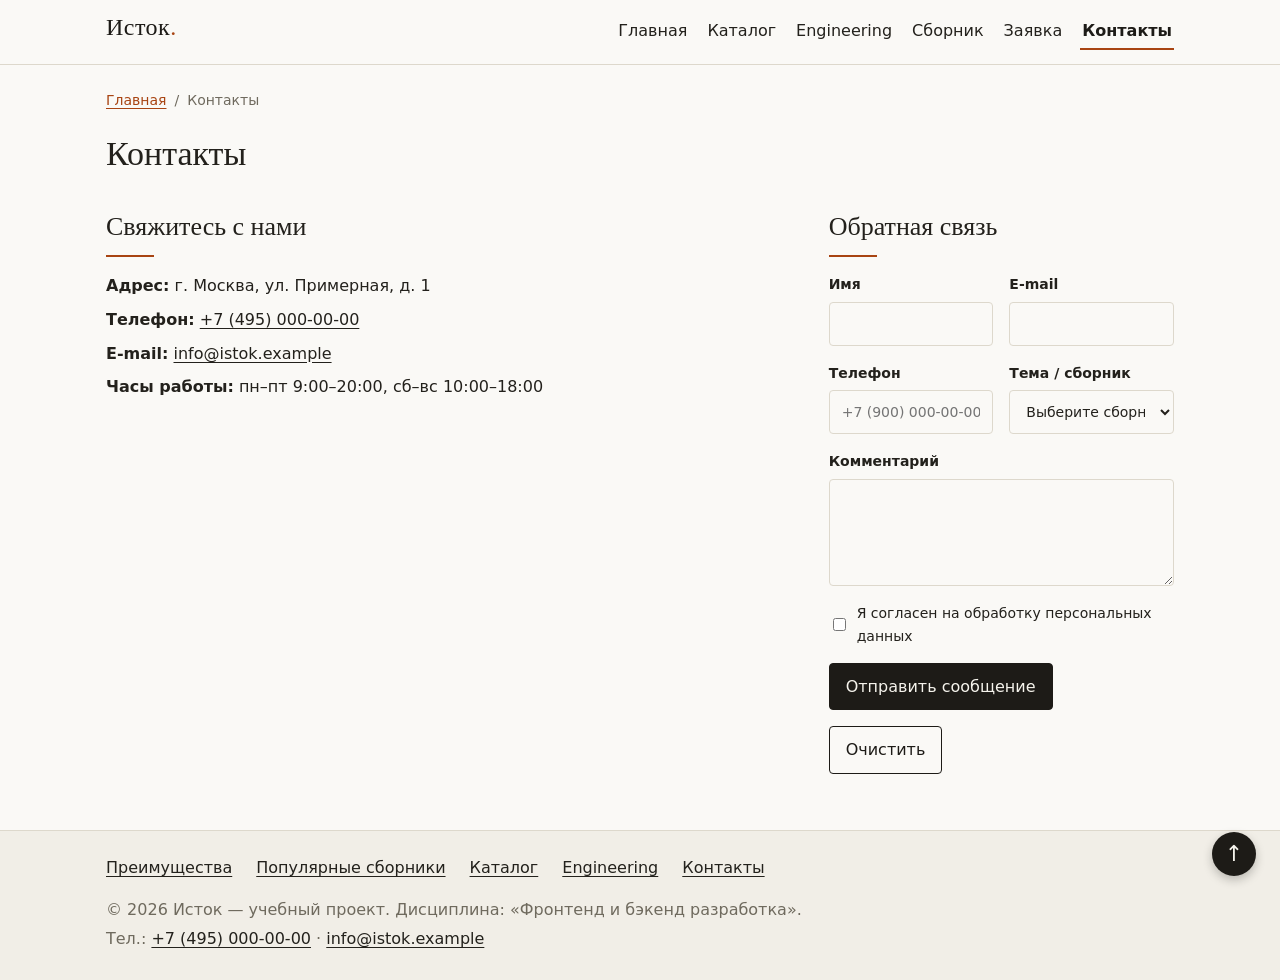
<file: contacts.html>
<!DOCTYPE html>
<html lang="ru">
<head>
  <meta charset="UTF-8">
  <meta name="viewport" content="width=device-width, initial-scale=1.0">
  <title>Контакты — Исток</title>
  <meta name="description" content="Адрес, телефон и форма обратной связи магазина тематических сборников источников Исток.">
  <meta property="og:type" content="website">
  <meta property="og:title" content="Контакты — Исток">
  <meta property="og:description" content="Адрес, телефон и форма обратной связи магазина Исток.">
  <link rel="stylesheet" href="css/style.css">
  <link rel="stylesheet" href="css/responsive.css">
  <script src="js/main.js" defer></script>
</head>
<body>
  <a class="skip-link" href="#main">Перейти к содержимому</a>
  <header class="site-header">
    <div class="site-header__inner">
      <a class="site-header__logo" href="index.html">Исток</a>
      <button class="nav-toggle" type="button" aria-expanded="false" aria-controls="site-nav" aria-label="Открыть меню"><span class="nav-toggle__bar"></span><span class="nav-toggle__bar"></span><span class="nav-toggle__bar"></span></button>
      <nav class="site-nav" aria-label="Основная навигация">
        <ul class="site-nav__list" id="site-nav">
          <li class="site-nav__item"><a class="site-nav__link" href="index.html">Главная</a></li>
          <li class="site-nav__item"><a class="site-nav__link" href="catalog.html">Каталог</a></li>
          <li class="site-nav__item"><a class="site-nav__link" href="category.html">Engineering</a></li>
          <li class="site-nav__item"><a class="site-nav__link" href="product.html">Сборник</a></li>
          <li class="site-nav__item"><a class="site-nav__link" href="order.html">Заявка</a></li>
          <li class="site-nav__item"><a class="site-nav__link site-nav__link--active" href="contacts.html" aria-current="page">Контакты</a></li>
        </ul>
      </nav>
    </div>
  </header>

  <main class="page" id="main">
    <nav class="breadcrumbs" aria-label="Хлебные крошки"><ol class="breadcrumbs__list">
      <li class="breadcrumbs__item"><a class="breadcrumbs__link" href="index.html">Главная</a></li>
      <li class="breadcrumbs__item"><span class="breadcrumbs__current" aria-current="page">Контакты</span></li></ol></nav>
    <h1 class="page__title">Контакты</h1>
    <div class="two-col">
      <section class="two-col__main">
        <h2 class="section__title">Свяжитесь с нами</h2>
        <address class="contact-list">
          <p class="contact-list__item"><strong>Адрес:</strong> г. Москва, ул. Примерная, д. 1</p>
          <p class="contact-list__item"><strong>Телефон:</strong> <a class="site-footer__link" href="tel:+74950000000">+7 (495) 000-00-00</a></p>
          <p class="contact-list__item"><strong>E-mail:</strong> <a class="site-footer__link" href="mailto:info@istok.example">info@istok.example</a></p>
          <p class="contact-list__item"><strong>Часы работы:</strong> пн–пт 9:00–20:00, сб–вс 10:00–18:00</p>
        </address>
      </section>
      <section class="two-col__aside" aria-label="Обратная связь">
        <h2 class="section__title">Обратная связь</h2>
        <form class="order-form order-form--page" action="#" method="post" id="fb-form" novalidate>
        <div class="order-form__grid">
          <div class="order-form__field">
            <label class="order-form__label" for="fb-name">Имя</label>
            <input class="order-form__input" id="fb-name" name="name" type="text" autocomplete="name" minlength="2" required aria-describedby="fb-name-error">
            <small class="order-form__error" id="fb-name-error" role="alert" hidden>Введите имя (не короче 2 символов).</small>
          </div>
          <div class="order-form__field">
            <label class="order-form__label" for="fb-email">E-mail</label>
            <input class="order-form__input" id="fb-email" name="email" type="email" autocomplete="email" required aria-describedby="fb-email-error">
            <small class="order-form__error" id="fb-email-error" role="alert" hidden>Введите корректный e-mail.</small>
          </div>
          <div class="order-form__field">
            <label class="order-form__label" for="fb-phone">Телефон</label>
            <input class="order-form__input" id="fb-phone" name="phone" type="tel" placeholder="+7 (900) 000-00-00" required aria-describedby="fb-phone-error">
            <small class="order-form__error" id="fb-phone-error" role="alert" hidden>Введите телефон.</small>
          </div>
          <div class="order-form__field">
            <label class="order-form__label" for="fb-topic">Тема / сборник</label>
            <select class="order-form__select" id="fb-topic" name="topic" required aria-describedby="fb-topic-error">
          <option value="">Выберите сборник или тему</option>
          <option value="ai-engineering">AI Engineering: базовый сборник</option>
          <option value="generative-ai">Generative AI: сборник</option>
          <option value="ml-engineering">ML Engineering: практический сборник</option>
          <option value="consultation">Консультация</option>
            </select>
            <small class="order-form__error" id="fb-topic-error" role="alert" hidden>Выберите сборник или тему.</small>
          </div>
        </div>
        <div class="order-form__field">
          <label class="order-form__label" for="fb-comment">Комментарий</label>
          <textarea class="order-form__textarea" id="fb-comment" name="comment" rows="4"></textarea>
        </div>
        <div class="order-form__field order-form__field--checkbox">
          <label class="order-form__label order-form__label--inline"><input id="fb-agreement" name="agreement" type="checkbox" required aria-describedby="fb-agreement-error"> Я согласен на обработку персональных данных</label>
          <small class="order-form__error" id="fb-agreement-error" role="alert" hidden>Подтвердите согласие на обработку данных.</small>
        </div>
        <div class="order-form__actions order-form__actions--start">
          <button class="button button--primary" type="submit">Отправить сообщение</button>
          <button class="button button--secondary" type="reset">Очистить</button>
        </div>
      </form>
      </section>
    </div>
  </main>

  <footer class="site-footer" id="contacts">
    <div class="site-footer__inner">
      <nav class="site-footer__nav" aria-label="Навигация в подвале">
        <ul class="site-footer__list">
          <li class="site-footer__item"><a class="site-footer__link" href="index.html#advantages">Преимущества</a></li>
          <li class="site-footer__item"><a class="site-footer__link" href="index.html#popular">Популярные сборники</a></li>
          <li class="site-footer__item"><a class="site-footer__link" href="catalog.html">Каталог</a></li>
          <li class="site-footer__item"><a class="site-footer__link" href="category.html">Engineering</a></li>
          <li class="site-footer__item"><a class="site-footer__link" href="contacts.html">Контакты</a></li>
        </ul>
      </nav>
      <p class="site-footer__text">&copy; 2026 Исток — учебный проект. Дисциплина: «Фронтенд и бэкенд разработка».</p>
      <p class="site-footer__text">Тел.: <a class="site-footer__link" href="tel:+74950000000">+7 (495) 000-00-00</a> · <a class="site-footer__link" href="mailto:info@istok.example">info@istok.example</a></p>
    </div>
  </footer>
  <a class="to-top" href="#main" aria-label="Наверх">↑</a>
  <p class="success-message" id="success-message" role="status" hidden>Сообщение успешно отправлено!</p>
</body>
</html>
</file>
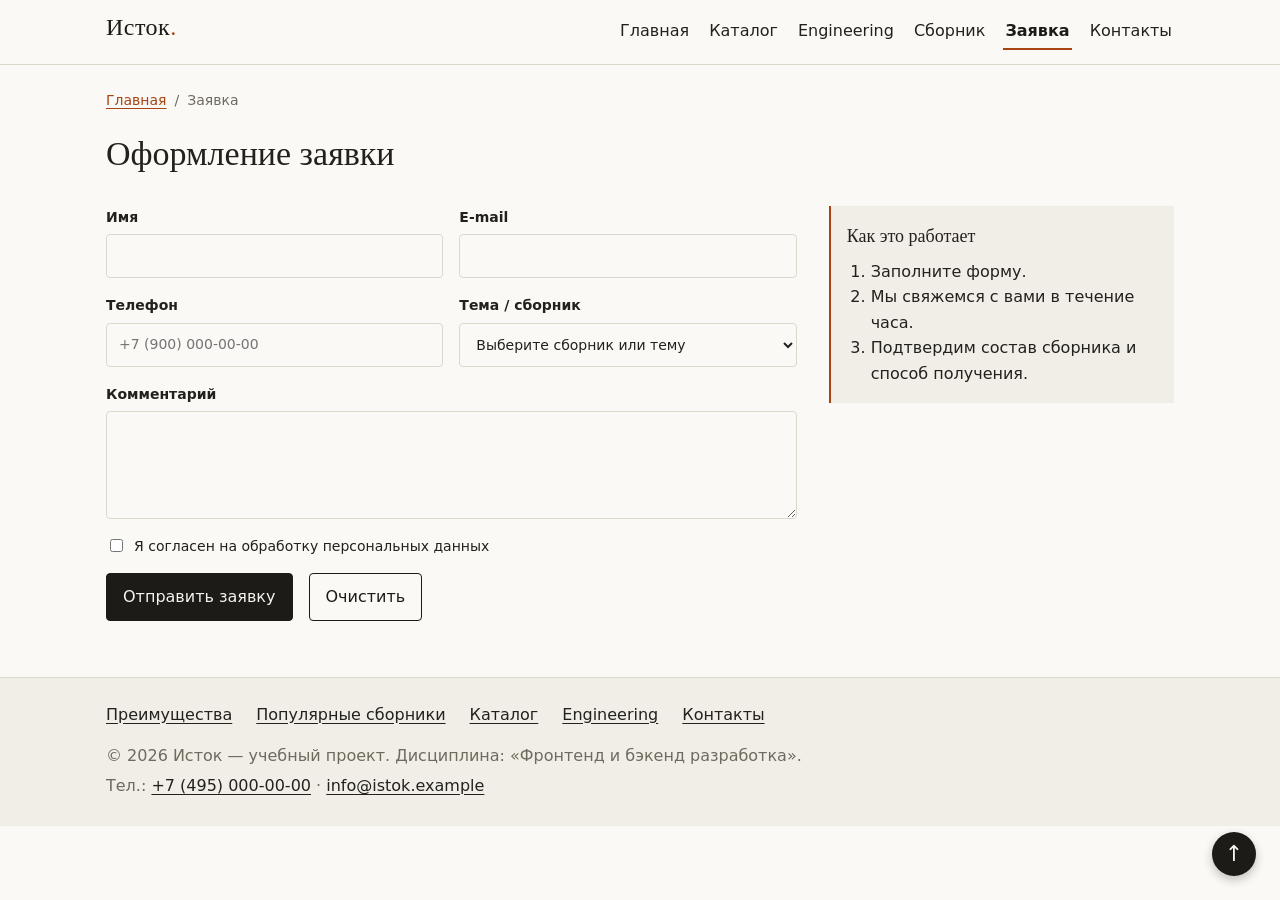
<file: order.html>
<!DOCTYPE html>
<html lang="ru">
<head>
  <meta charset="UTF-8">
  <meta name="viewport" content="width=device-width, initial-scale=1.0">
  <title>Оформление заявки — Исток</title>
  <meta name="description" content="Оставьте заявку на сборник источников или консультацию в магазине Исток.">
  <meta property="og:type" content="website">
  <meta property="og:title" content="Оформление заявки — Исток">
  <meta property="og:description" content="Оставьте заявку на сборник источников или консультацию в магазине Исток.">
  <link rel="stylesheet" href="css/style.css">
  <link rel="stylesheet" href="css/responsive.css">
  <script src="js/main.js" defer></script>
</head>
<body>
  <a class="skip-link" href="#main">Перейти к содержимому</a>
  <header class="site-header">
    <div class="site-header__inner">
      <a class="site-header__logo" href="index.html">Исток</a>
      <button class="nav-toggle" type="button" aria-expanded="false" aria-controls="site-nav" aria-label="Открыть меню"><span class="nav-toggle__bar"></span><span class="nav-toggle__bar"></span><span class="nav-toggle__bar"></span></button>
      <nav class="site-nav" aria-label="Основная навигация">
        <ul class="site-nav__list" id="site-nav">
          <li class="site-nav__item"><a class="site-nav__link" href="index.html">Главная</a></li>
          <li class="site-nav__item"><a class="site-nav__link" href="catalog.html">Каталог</a></li>
          <li class="site-nav__item"><a class="site-nav__link" href="category.html">Engineering</a></li>
          <li class="site-nav__item"><a class="site-nav__link" href="product.html">Сборник</a></li>
          <li class="site-nav__item"><a class="site-nav__link site-nav__link--active" href="order.html" aria-current="page">Заявка</a></li>
          <li class="site-nav__item"><a class="site-nav__link" href="contacts.html">Контакты</a></li>
        </ul>
      </nav>
    </div>
  </header>

  <main class="page" id="main">
    <nav class="breadcrumbs" aria-label="Хлебные крошки"><ol class="breadcrumbs__list">
      <li class="breadcrumbs__item"><a class="breadcrumbs__link" href="index.html">Главная</a></li>
      <li class="breadcrumbs__item"><span class="breadcrumbs__current" aria-current="page">Заявка</span></li></ol></nav>
    <h1 class="page__title">Оформление заявки</h1>
    <div class="two-col">
      <section class="two-col__main" aria-label="Форма заявки">
      <form class="order-form order-form--page" action="#" method="post" id="order-form" novalidate>
        <div class="order-form__grid">
          <div class="order-form__field">
            <label class="order-form__label" for="order-name">Имя</label>
            <input class="order-form__input" id="order-name" name="name" type="text" autocomplete="name" minlength="2" required aria-describedby="order-name-error">
            <small class="order-form__error" id="order-name-error" role="alert" hidden>Введите имя (не короче 2 символов).</small>
          </div>
          <div class="order-form__field">
            <label class="order-form__label" for="order-email">E-mail</label>
            <input class="order-form__input" id="order-email" name="email" type="email" autocomplete="email" required aria-describedby="order-email-error">
            <small class="order-form__error" id="order-email-error" role="alert" hidden>Введите корректный e-mail.</small>
          </div>
          <div class="order-form__field">
            <label class="order-form__label" for="order-phone">Телефон</label>
            <input class="order-form__input" id="order-phone" name="phone" type="tel" placeholder="+7 (900) 000-00-00" required aria-describedby="order-phone-error">
            <small class="order-form__error" id="order-phone-error" role="alert" hidden>Введите телефон.</small>
          </div>
          <div class="order-form__field">
            <label class="order-form__label" for="order-topic">Тема / сборник</label>
            <select class="order-form__select" id="order-topic" name="topic" required aria-describedby="order-topic-error">
          <option value="">Выберите сборник или тему</option>
          <option value="ai-engineering">AI Engineering: базовый сборник</option>
          <option value="generative-ai">Generative AI: сборник</option>
          <option value="ml-engineering">ML Engineering: практический сборник</option>
          <option value="consultation">Консультация</option>
            </select>
            <small class="order-form__error" id="order-topic-error" role="alert" hidden>Выберите сборник или тему.</small>
          </div>
        </div>
        <div class="order-form__field">
          <label class="order-form__label" for="order-comment">Комментарий</label>
          <textarea class="order-form__textarea" id="order-comment" name="comment" rows="4"></textarea>
        </div>
        <div class="order-form__field order-form__field--checkbox">
          <label class="order-form__label order-form__label--inline"><input id="order-agreement" name="agreement" type="checkbox" required aria-describedby="order-agreement-error"> Я согласен на обработку персональных данных</label>
          <small class="order-form__error" id="order-agreement-error" role="alert" hidden>Подтвердите согласие на обработку данных.</small>
        </div>
        <div class="order-form__actions order-form__actions--start">
          <button class="button button--primary" type="submit">Отправить заявку</button>
          <button class="button button--secondary" type="reset">Очистить</button>
        </div>
      </form>
      </section>
      <aside class="note two-col__aside">
        <h2 class="note__title">Как это работает</h2>
        <ol class="note__list">
          <li>Заполните форму.</li>
          <li>Мы свяжемся с вами в течение часа.</li>
          <li>Подтвердим состав сборника и способ получения.</li>
        </ol>
      </aside>
    </div>
  </main>

  <footer class="site-footer" id="contacts">
    <div class="site-footer__inner">
      <nav class="site-footer__nav" aria-label="Навигация в подвале">
        <ul class="site-footer__list">
          <li class="site-footer__item"><a class="site-footer__link" href="index.html#advantages">Преимущества</a></li>
          <li class="site-footer__item"><a class="site-footer__link" href="index.html#popular">Популярные сборники</a></li>
          <li class="site-footer__item"><a class="site-footer__link" href="catalog.html">Каталог</a></li>
          <li class="site-footer__item"><a class="site-footer__link" href="category.html">Engineering</a></li>
          <li class="site-footer__item"><a class="site-footer__link" href="contacts.html">Контакты</a></li>
        </ul>
      </nav>
      <p class="site-footer__text">&copy; 2026 Исток — учебный проект. Дисциплина: «Фронтенд и бэкенд разработка».</p>
      <p class="site-footer__text">Тел.: <a class="site-footer__link" href="tel:+74950000000">+7 (495) 000-00-00</a> · <a class="site-footer__link" href="mailto:info@istok.example">info@istok.example</a></p>
    </div>
  </footer>
  <a class="to-top" href="#main" aria-label="Наверх">↑</a>
  <p class="success-message" id="success-message" role="status" hidden>Заявка успешно отправлена!</p>
</body>
</html>
</file>
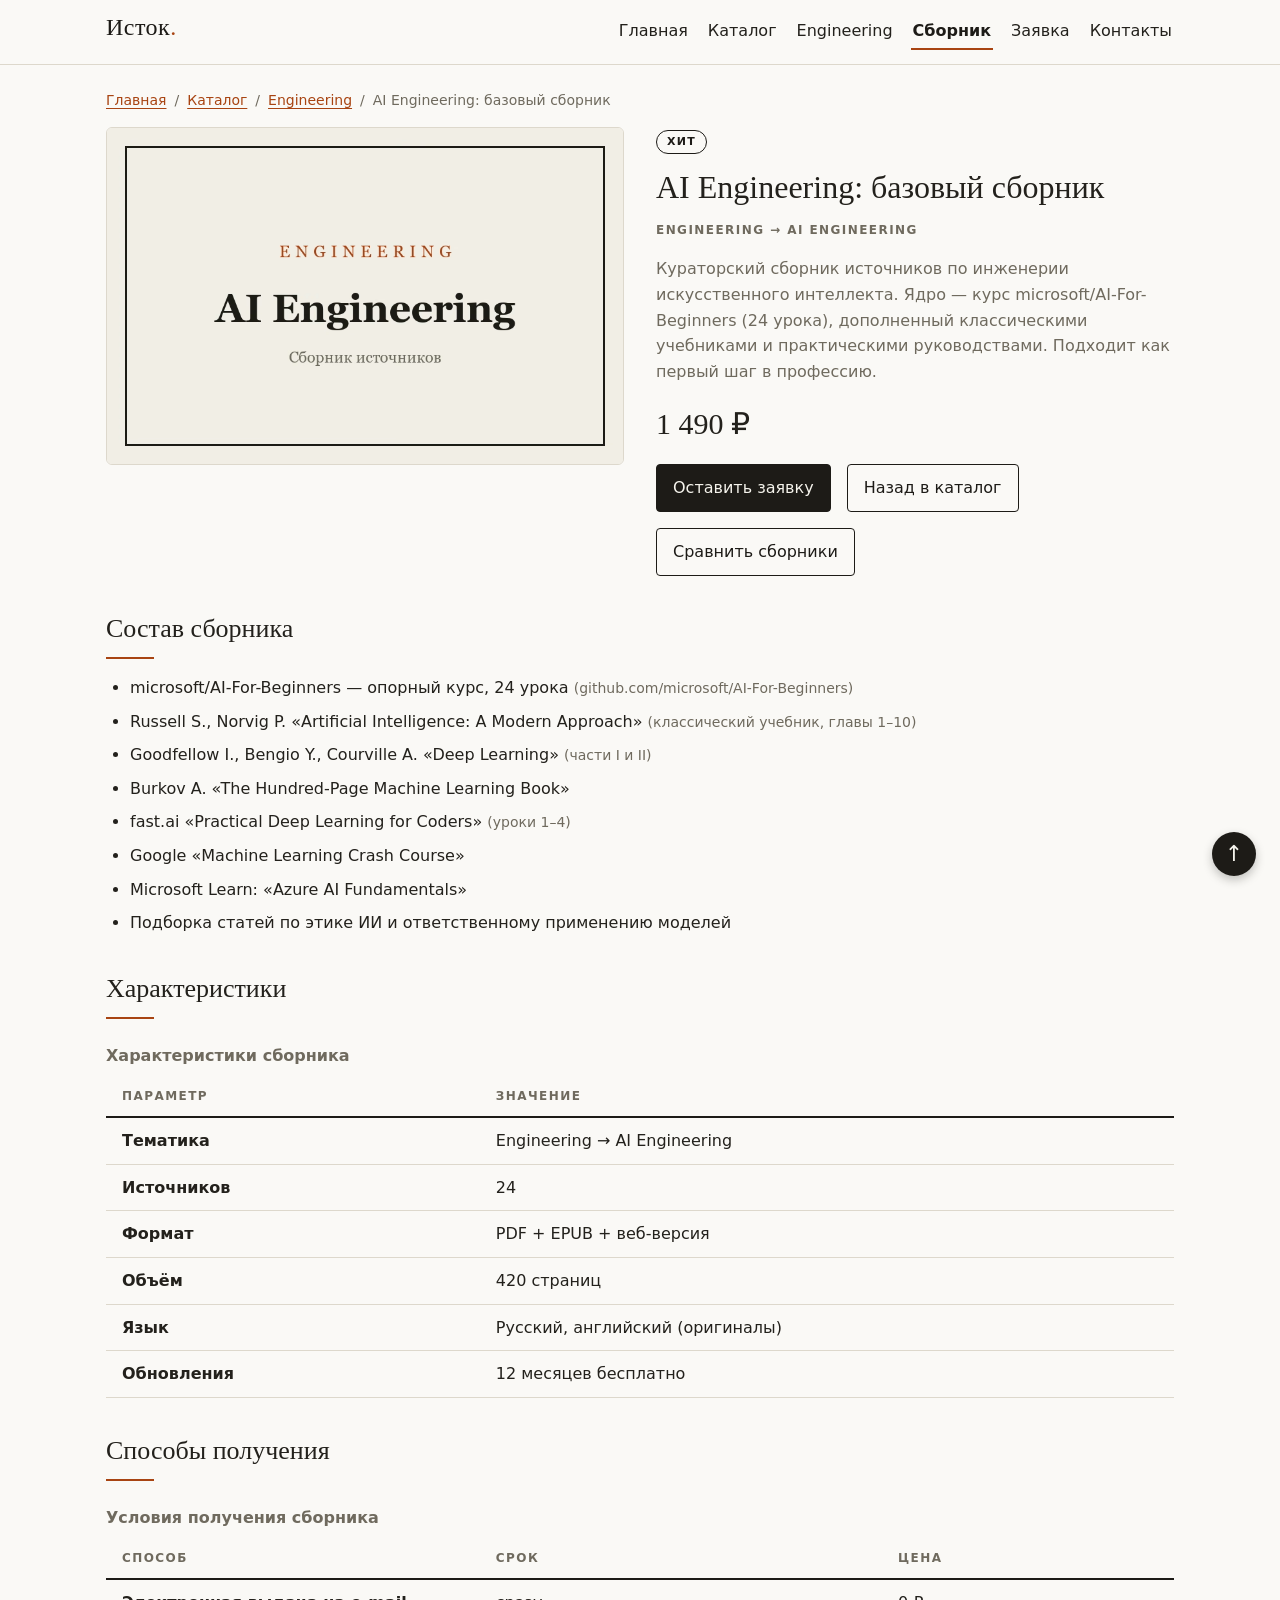
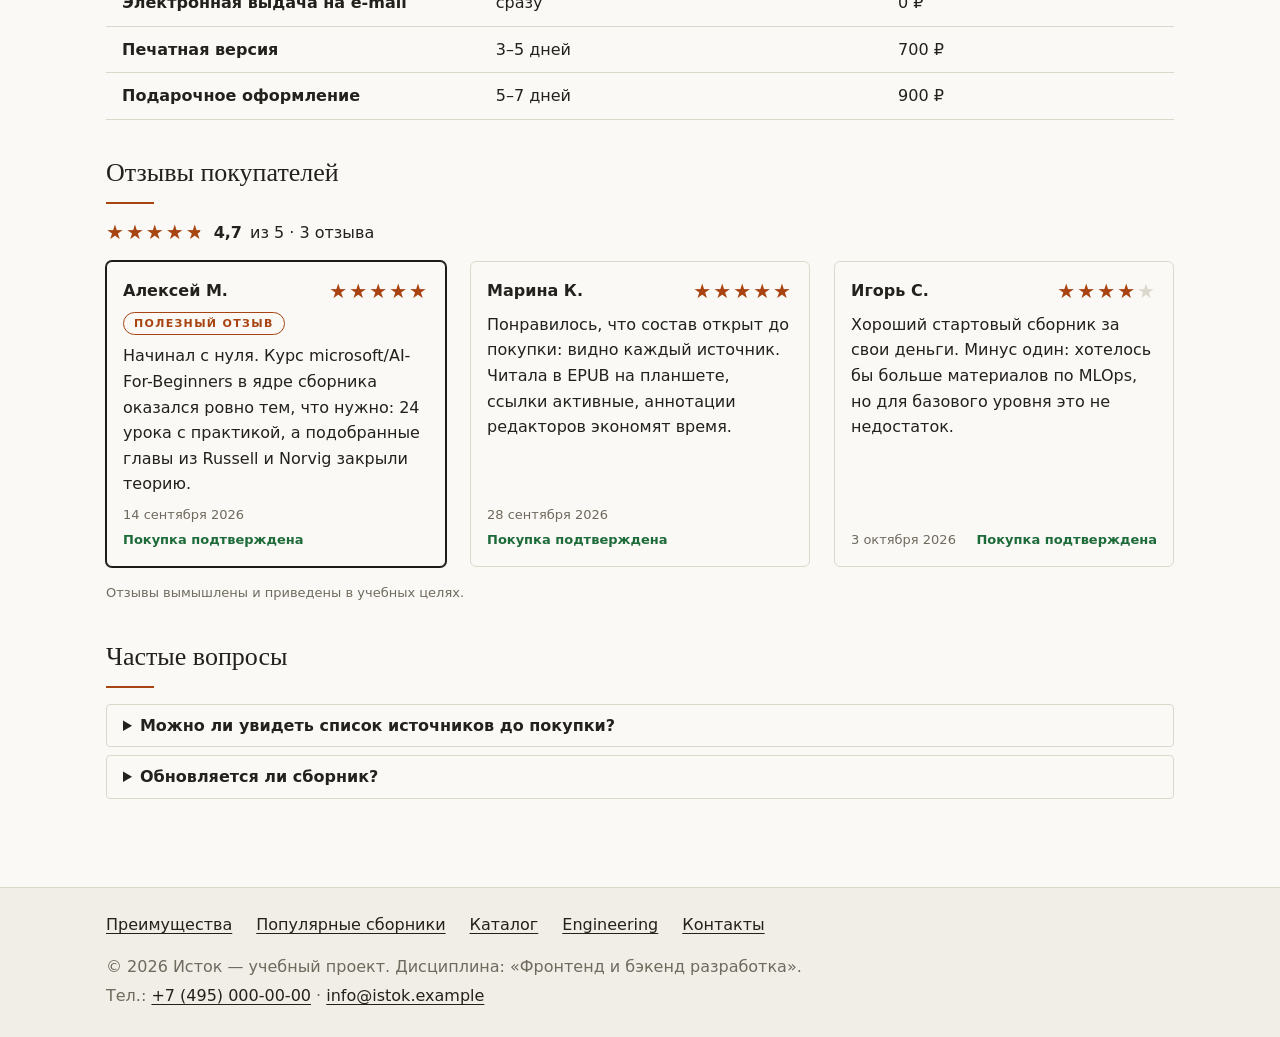
<file: product.html>
<!DOCTYPE html>
<html lang="ru">
<head>
  <meta charset="UTF-8">
  <meta name="viewport" content="width=device-width, initial-scale=1.0">
  <title>AI Engineering: базовый сборник — Исток</title>
  <meta name="description" content="AI Engineering: базовый сборник источников на базе курса microsoft/AI-For-Beginners. Состав, характеристики, способы получения.">
  <meta property="og:type" content="website">
  <meta property="og:title" content="AI Engineering: базовый сборник — Исток">
  <meta property="og:description" content="AI Engineering: базовый сборник источников на базе курса microsoft/AI-For-Beginners.">
  <link rel="stylesheet" href="css/style.css">
  <link rel="stylesheet" href="css/responsive.css">
  <script src="js/main.js" defer></script>
</head>
<body>
  <a class="skip-link" href="#main">Перейти к содержимому</a>
  <header class="site-header">
    <div class="site-header__inner">
      <a class="site-header__logo" href="index.html">Исток</a>
      <button class="nav-toggle" type="button" aria-expanded="false" aria-controls="site-nav" aria-label="Открыть меню"><span class="nav-toggle__bar"></span><span class="nav-toggle__bar"></span><span class="nav-toggle__bar"></span></button>
      <nav class="site-nav" aria-label="Основная навигация">
        <ul class="site-nav__list" id="site-nav">
          <li class="site-nav__item"><a class="site-nav__link" href="index.html">Главная</a></li>
          <li class="site-nav__item"><a class="site-nav__link" href="catalog.html">Каталог</a></li>
          <li class="site-nav__item"><a class="site-nav__link" href="category.html">Engineering</a></li>
          <li class="site-nav__item"><a class="site-nav__link site-nav__link--active" href="product.html" aria-current="page">Сборник</a></li>
          <li class="site-nav__item"><a class="site-nav__link" href="order.html">Заявка</a></li>
          <li class="site-nav__item"><a class="site-nav__link" href="contacts.html">Контакты</a></li>
        </ul>
      </nav>
    </div>
  </header>

  <main class="page" id="main">
    <nav class="breadcrumbs" aria-label="Хлебные крошки">
      <ol class="breadcrumbs__list">
        <li class="breadcrumbs__item"><a class="breadcrumbs__link" href="index.html">Главная</a></li>
        <li class="breadcrumbs__item"><a class="breadcrumbs__link" href="catalog.html">Каталог</a></li>
        <li class="breadcrumbs__item"><a class="breadcrumbs__link" href="category.html">Engineering</a></li>
        <li class="breadcrumbs__item"><span class="breadcrumbs__current" aria-current="page">AI Engineering: базовый сборник</span></li>
      </ol>
    </nav>
    <article class="product-page">
      <div class="product-page__media">
        <picture class="product-page__picture"><source type="image/avif" srcset="images/ai-engineering-400.avif 400w, images/ai-engineering-800.avif 800w" sizes="(min-width: 900px) 45vw, 100vw"><source type="image/webp" srcset="images/ai-engineering-400.webp 400w, images/ai-engineering-800.webp 800w" sizes="(min-width: 900px) 45vw, 100vw"><img class="product-page__image" src="images/ai-engineering-400.jpg" srcset="images/ai-engineering-400.jpg 400w, images/ai-engineering-800.jpg 800w" sizes="(min-width: 900px) 45vw, 100vw" alt="Обложка сборника «AI Engineering: базовый сборник»" width="400" height="260"></picture>
      </div>
      <div class="product-page__info">
        <p class="badge badge--hit">Хит</p>
        <h1 class="product-page__title">AI Engineering: базовый сборник</h1>
        <p class="product-card__category">Engineering → AI Engineering</p>
        <p class="product-page__description">Кураторский сборник источников по инженерии искусственного интеллекта. Ядро — курс microsoft/AI-For-Beginners (24 урока), дополненный классическими учебниками и практическими руководствами. Подходит как первый шаг в профессию.</p>
        <p class="product-page__price">1 490 ₽</p>
        <div class="product-page__actions">
          <a class="button button--primary" href="order.html">Оставить заявку</a>
          <a class="button button--secondary" href="catalog.html">Назад в каталог</a>
          <a class="button button--secondary" href="category.html#compare">Сравнить сборники</a>
        </div>
      </div>
    </article>

    <section class="section" id="contents">
      <h2 class="section__title">Состав сборника</h2>
      <ul class="sources-list">
        <li class="sources-list__item">microsoft/AI-For-Beginners — опорный курс, 24 урока <span class="sources-list__meta">(github.com/microsoft/AI-For-Beginners)</span></li>
        <li class="sources-list__item">Russell S., Norvig P. «Artificial Intelligence: A Modern Approach» <span class="sources-list__meta">(классический учебник, главы 1–10)</span></li>
        <li class="sources-list__item">Goodfellow I., Bengio Y., Courville A. «Deep Learning» <span class="sources-list__meta">(части I и II)</span></li>
        <li class="sources-list__item">Burkov A. «The Hundred-Page Machine Learning Book»</li>
        <li class="sources-list__item">fast.ai «Practical Deep Learning for Coders» <span class="sources-list__meta">(уроки 1–4)</span></li>
        <li class="sources-list__item">Google «Machine Learning Crash Course»</li>
        <li class="sources-list__item">Microsoft Learn: «Azure AI Fundamentals»</li>
        <li class="sources-list__item">Подборка статей по этике ИИ и ответственному применению моделей</li>
      </ul>
    </section>

    <section class="section" id="specs">
      <h2 class="section__title">Характеристики</h2>
      <div class="table-wrap">
        <table class="spec-table spec-table--cards">
          <caption class="spec-table__caption">Характеристики сборника</caption>
          <thead><tr class="spec-table__row"><th class="spec-table__head-cell" scope="col">Параметр</th><th class="spec-table__head-cell" scope="col">Значение</th></tr></thead>
          <tbody>
            <tr class="spec-table__row"><th class="spec-table__row-head" scope="row">Тематика</th><td class="spec-table__cell">Engineering → AI Engineering</td></tr>
            <tr class="spec-table__row"><th class="spec-table__row-head" scope="row">Источников</th><td class="spec-table__cell">24</td></tr>
            <tr class="spec-table__row"><th class="spec-table__row-head" scope="row">Формат</th><td class="spec-table__cell">PDF + EPUB + веб-версия</td></tr>
            <tr class="spec-table__row"><th class="spec-table__row-head" scope="row">Объём</th><td class="spec-table__cell">420 страниц</td></tr>
            <tr class="spec-table__row"><th class="spec-table__row-head" scope="row">Язык</th><td class="spec-table__cell">Русский, английский (оригиналы)</td></tr>
            <tr class="spec-table__row"><th class="spec-table__row-head" scope="row">Обновления</th><td class="spec-table__cell">12 месяцев бесплатно</td></tr>
          </tbody>
        </table>
      </div>
    </section>

    <section class="section" id="delivery">
      <h2 class="section__title">Способы получения</h2>
      <div class="table-wrap">
        <table class="spec-table spec-table--cards">
          <caption class="spec-table__caption">Условия получения сборника</caption>
          <thead><tr class="spec-table__row"><th class="spec-table__head-cell" scope="col">Способ</th><th class="spec-table__head-cell" scope="col">Срок</th><th class="spec-table__head-cell" scope="col">Цена</th></tr></thead>
          <tbody>
            <tr class="spec-table__row"><th class="spec-table__row-head" scope="row">Электронная выдача на e-mail</th><td class="spec-table__cell" data-label="Срок">сразу</td><td class="spec-table__cell" data-label="Цена">0 ₽</td></tr>
            <tr class="spec-table__row"><th class="spec-table__row-head" scope="row">Печатная версия</th><td class="spec-table__cell" data-label="Срок">3–5 дней</td><td class="spec-table__cell" data-label="Цена">700 ₽</td></tr>
            <tr class="spec-table__row"><th class="spec-table__row-head" scope="row">Подарочное оформление</th><td class="spec-table__cell" data-label="Срок">5–7 дней</td><td class="spec-table__cell" data-label="Цена">900 ₽</td></tr>
          </tbody>
        </table>
      </div>
    </section>

    <section class="section" id="reviews" aria-labelledby="reviews-title">
      <h2 class="section__title" id="reviews-title">Отзывы покупателей</h2>
      <p class="reviews__summary">
        <span class="rating rating--4-7" role="img" aria-label="Средняя оценка 4,7 из 5">★★★★★</span>
        <strong>4,7</strong> из 5 · 3 отзыва
      </p>
      <div class="reviews__list">
        <article class="review-card review-card--top">
          <header class="review-card__header">
            <p class="review-card__author">Алексей М.</p>
            <span class="rating rating--5" role="img" aria-label="Оценка 5 из 5">★★★★★</span>
          </header>
          <p class="review-card__label">Полезный отзыв</p>
          <p class="review-card__text">Начинал с нуля. Курс microsoft/AI-For-Beginners в ядре сборника оказался ровно тем, что нужно: 24 урока с практикой, а подобранные главы из Russell и Norvig закрыли теорию.</p>
          <footer class="review-card__footer">
            <time class="review-card__date" datetime="2026-09-14">14 сентября 2026</time>
            <span class="review-card__verified">Покупка подтверждена</span>
          </footer>
        </article>
        <article class="review-card">
          <header class="review-card__header">
            <p class="review-card__author">Марина К.</p>
            <span class="rating rating--5" role="img" aria-label="Оценка 5 из 5">★★★★★</span>
          </header>
          <p class="review-card__text">Понравилось, что состав открыт до покупки: видно каждый источник. Читала в EPUB на планшете, ссылки активные, аннотации редакторов экономят время.</p>
          <footer class="review-card__footer">
            <time class="review-card__date" datetime="2026-09-28">28 сентября 2026</time>
            <span class="review-card__verified">Покупка подтверждена</span>
          </footer>
        </article>
        <article class="review-card">
          <header class="review-card__header">
            <p class="review-card__author">Игорь С.</p>
            <span class="rating rating--4" role="img" aria-label="Оценка 4 из 5">★★★★★</span>
          </header>
          <p class="review-card__text">Хороший стартовый сборник за свои деньги. Минус один: хотелось бы больше материалов по MLOps, но для базового уровня это не недостаток.</p>
          <footer class="review-card__footer">
            <time class="review-card__date" datetime="2026-10-03">3 октября 2026</time>
            <span class="review-card__verified">Покупка подтверждена</span>
          </footer>
        </article>
      </div>
      <p class="reviews__note">Отзывы вымышлены и приведены в учебных целях.</p>
    </section>

    <section class="section" id="faq">
      <h2 class="section__title">Частые вопросы</h2>
      <details class="faq"><summary class="faq__question">Можно ли увидеть список источников до покупки?</summary><p class="faq__answer">Да, полный состав открыт: он приведён в разделе «Состав сборника» выше.</p></details>
      <details class="faq"><summary class="faq__question">Обновляется ли сборник?</summary><p class="faq__answer">Да, в течение 12 месяцев после покупки новые редакции приходят бесплатно на e-mail.</p></details>
    </section>
  </main>

  <footer class="site-footer" id="contacts">
    <div class="site-footer__inner">
      <nav class="site-footer__nav" aria-label="Навигация в подвале">
        <ul class="site-footer__list">
          <li class="site-footer__item"><a class="site-footer__link" href="index.html#advantages">Преимущества</a></li>
          <li class="site-footer__item"><a class="site-footer__link" href="index.html#popular">Популярные сборники</a></li>
          <li class="site-footer__item"><a class="site-footer__link" href="catalog.html">Каталог</a></li>
          <li class="site-footer__item"><a class="site-footer__link" href="category.html">Engineering</a></li>
          <li class="site-footer__item"><a class="site-footer__link" href="contacts.html">Контакты</a></li>
        </ul>
      </nav>
      <p class="site-footer__text">&copy; 2026 Исток — учебный проект. Дисциплина: «Фронтенд и бэкенд разработка».</p>
      <p class="site-footer__text">Тел.: <a class="site-footer__link" href="tel:+74950000000">+7 (495) 000-00-00</a> · <a class="site-footer__link" href="mailto:info@istok.example">info@istok.example</a></p>
    </div>
  </footer>
  <a class="to-top" href="#main" aria-label="Наверх">↑</a>
</body>
</html>
</file>
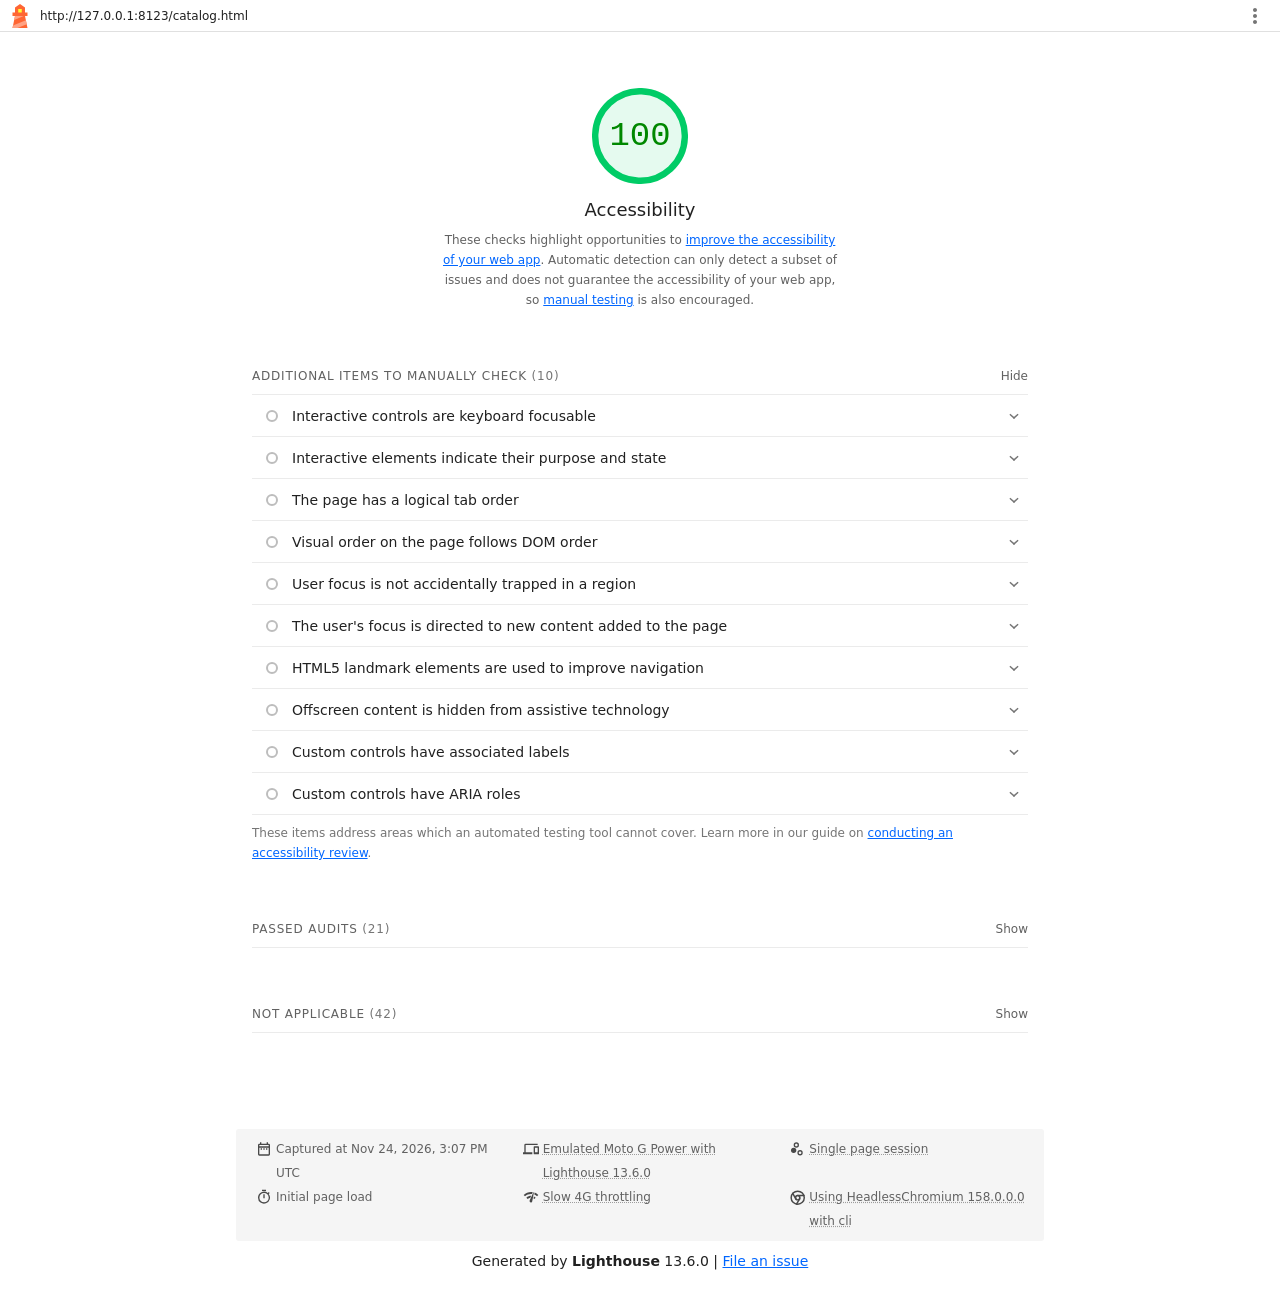
<file: lighthouse/catalog.report.html>
<!--
@license
Copyright 2018 Google LLC
SPDX-License-Identifier: Apache-2.0
-->
<!doctype html>
<html lang="en">
<head>
  <meta charset="utf-8">
  <meta name="viewport" content="width=device-width, initial-scale=1, minimum-scale=1">
  <link rel="icon" href='data:image/svg+xml;utf8,<svg fill="none" xmlns="http://www.w3.org/2000/svg" viewBox="0 0 48 48"><path d="m14 7 10-7 10 7v10h5v7h-5l5 24H9l5-24H9v-7h5V7Z" fill="%23F63"/><path d="M31.561 24H14l-1.689 8.105L31.561 24ZM18.983 48H9l1.022-4.907L35.723 32.27l1.663 7.98L18.983 48Z" fill="%23FFA385"/><path fill="%23FF3" d="M20.5 10h7v7h-7z"/></svg>'>
  <title>Lighthouse Report</title>
  <style>body {margin: 0}</style>
</head>
<body>
  <noscript>Lighthouse report requires JavaScript. Please enable.</noscript>

  <div id="lh-log"></div>

  <script>window.__LIGHTHOUSE_JSON__ = {"lighthouseVersion":"13.6.0","requestedUrl":"http://127.0.0.1:8123/catalog.html","mainDocumentUrl":"http://127.0.0.1:8123/catalog.html","finalDisplayedUrl":"http://127.0.0.1:8123/catalog.html","finalUrl":"http://127.0.0.1:8123/catalog.html","fetchTime":"2026-11-24T15:07:19.570Z","gatherMode":"navigation","runWarnings":[],"userAgent":"Mozilla/5.0 (Windows NT 10.0; Win64; x64) AppleWebKit/537.36 (KHTML, like Gecko) HeadlessChrome/158.0.0.0 Safari/537.36","environment":{"networkUserAgent":"Mozilla/5.0 (Linux; Android 11; moto g power (2022)) AppleWebKit/537.36 (KHTML, like Gecko) Chrome/158.0.0.0 Mobile Safari/537.36","hostUserAgent":"Mozilla/5.0 (Windows NT 10.0; Win64; x64) AppleWebKit/537.36 (KHTML, like Gecko) HeadlessChrome/158.0.0.0 Safari/537.36","benchmarkIndex":1937,"credits":{"axe-core":"4.14.0"}},"audits":{"accesskeys":{"id":"accesskeys","title":"`[accesskey]` values are unique","description":"Access keys let users quickly focus a part of the page. For proper navigation, each access key must be unique. [Learn more about access keys](https://dequeuniversity.com/rules/axe/4.14/accesskeys).","score":null,"scoreDisplayMode":"notApplicable"},"aria-allowed-attr":{"id":"aria-allowed-attr","title":"`[aria-*]` attributes match their roles","description":"Each ARIA `role` supports a specific subset of `aria-*` attributes. Mismatching these invalidates the `aria-*` attributes. [Learn how to match ARIA attributes to their roles](https://dequeuniversity.com/rules/axe/4.14/aria-allowed-attr).","score":1,"scoreDisplayMode":"binary","details":{"type":"table","headings":[{"key":"node","valueType":"node","subItemsHeading":{"key":"relatedNode","valueType":"node"},"label":"Failing Elements"}],"items":[]}},"aria-allowed-role":{"id":"aria-allowed-role","title":"Uses ARIA roles only on compatible elements","description":"Many HTML elements can only be assigned certain ARIA roles. Using ARIA roles where they are not allowed can interfere with the accessibility of the web page. [Learn more about ARIA roles](https://dequeuniversity.com/rules/axe/4.14/aria-allowed-role).","score":null,"scoreDisplayMode":"notApplicable"},"aria-command-name":{"id":"aria-command-name","title":"`button`, `link`, and `menuitem` elements have accessible names","description":"When an element doesn't have an accessible name, screen readers announce it with a generic name, making it unusable for users who rely on screen readers. [Learn how to make command elements more accessible](https://dequeuniversity.com/rules/axe/4.14/aria-command-name).","score":null,"scoreDisplayMode":"notApplicable"},"aria-conditional-attr":{"id":"aria-conditional-attr","title":"ARIA attributes are used as specified for the element's role","description":"Some ARIA attributes are only allowed on an element under certain conditions. [Learn more about conditional ARIA attributes](https://dequeuniversity.com/rules/axe/4.14/aria-conditional-attr).","score":1,"scoreDisplayMode":"binary","details":{"type":"table","headings":[{"key":"node","valueType":"node","subItemsHeading":{"key":"relatedNode","valueType":"node"},"label":"Failing Elements"}],"items":[]}},"aria-deprecated-role":{"id":"aria-deprecated-role","title":"Deprecated ARIA roles were not used","description":"Deprecated ARIA roles may not be processed correctly by assistive technology. [Learn more about deprecated ARIA roles](https://dequeuniversity.com/rules/axe/4.14/aria-deprecated-role).","score":null,"scoreDisplayMode":"notApplicable"},"aria-dialog-name":{"id":"aria-dialog-name","title":"Elements with `role=\"dialog\"` or `role=\"alertdialog\"` have accessible names.","description":"ARIA dialog elements without accessible names may prevent screen readers users from discerning the purpose of these elements. [Learn how to make ARIA dialog elements more accessible](https://dequeuniversity.com/rules/axe/4.14/aria-dialog-name).","score":null,"scoreDisplayMode":"notApplicable"},"aria-hidden-body":{"id":"aria-hidden-body","title":"`[aria-hidden=\"true\"]` is not present on the document `\u003cbody>`","description":"Assistive technologies, like screen readers, work inconsistently when `aria-hidden=\"true\"` is set on the document `\u003cbody>`. [Learn how `aria-hidden` affects the document body](https://dequeuniversity.com/rules/axe/4.14/aria-hidden-body).","score":1,"scoreDisplayMode":"binary","details":{"type":"table","headings":[{"key":"node","valueType":"node","subItemsHeading":{"key":"relatedNode","valueType":"node"},"label":"Failing Elements"}],"items":[]}},"aria-hidden-focus":{"id":"aria-hidden-focus","title":"`[aria-hidden=\"true\"]` elements do not contain focusable descendents","description":"Focusable descendents within an `[aria-hidden=\"true\"]` element prevent those interactive elements from being available to users of assistive technologies like screen readers. [Learn how `aria-hidden` affects focusable elements](https://dequeuniversity.com/rules/axe/4.14/aria-hidden-focus).","score":null,"scoreDisplayMode":"notApplicable"},"aria-input-field-name":{"id":"aria-input-field-name","title":"ARIA input fields have accessible names","description":"When an input field doesn't have an accessible name, screen readers announce it with a generic name, making it unusable for users who rely on screen readers. [Learn more about input field labels](https://dequeuniversity.com/rules/axe/4.14/aria-input-field-name).","score":null,"scoreDisplayMode":"notApplicable"},"aria-meter-name":{"id":"aria-meter-name","title":"ARIA `meter` elements have accessible names","description":"When a meter element doesn't have an accessible name, screen readers announce it with a generic name, making it unusable for users who rely on screen readers. [Learn how to name `meter` elements](https://dequeuniversity.com/rules/axe/4.14/aria-meter-name).","score":null,"scoreDisplayMode":"notApplicable"},"aria-progressbar-name":{"id":"aria-progressbar-name","title":"ARIA `progressbar` elements have accessible names","description":"When a `progressbar` element doesn't have an accessible name, screen readers announce it with a generic name, making it unusable for users who rely on screen readers. [Learn how to label `progressbar` elements](https://dequeuniversity.com/rules/axe/4.14/aria-progressbar-name).","score":null,"scoreDisplayMode":"notApplicable"},"aria-prohibited-attr":{"id":"aria-prohibited-attr","title":"Elements use only permitted ARIA attributes","description":"Using ARIA attributes in roles where they are prohibited can mean that important information is not communicated to users of assistive technologies. [Learn more about prohibited ARIA roles](https://dequeuniversity.com/rules/axe/4.14/aria-prohibited-attr).","score":1,"scoreDisplayMode":"binary","details":{"type":"table","headings":[{"key":"node","valueType":"node","subItemsHeading":{"key":"relatedNode","valueType":"node"},"label":"Failing Elements"}],"items":[]}},"aria-required-attr":{"id":"aria-required-attr","title":"`[role]`s have all required `[aria-*]` attributes","description":"Some ARIA roles have required attributes that describe the state of the element to screen readers. [Learn more about roles and required attributes](https://dequeuniversity.com/rules/axe/4.14/aria-required-attr).","score":null,"scoreDisplayMode":"notApplicable"},"aria-required-children":{"id":"aria-required-children","title":"Elements with an ARIA `[role]` that require children to contain a specific `[role]` have all required children.","description":"Some ARIA parent roles must contain specific child roles to perform their intended accessibility functions. [Learn more about roles and required children elements](https://dequeuniversity.com/rules/axe/4.14/aria-required-children).","score":null,"scoreDisplayMode":"notApplicable"},"aria-required-parent":{"id":"aria-required-parent","title":"`[role]`s are contained by their required parent element","description":"Some ARIA child roles must be contained by specific parent roles to properly perform their intended accessibility functions. [Learn more about ARIA roles and required parent element](https://dequeuniversity.com/rules/axe/4.14/aria-required-parent).","score":null,"scoreDisplayMode":"notApplicable"},"aria-roles":{"id":"aria-roles","title":"`[role]` values are valid","description":"ARIA roles must have valid values in order to perform their intended accessibility functions. [Learn more about valid ARIA roles](https://dequeuniversity.com/rules/axe/4.14/aria-roles).","score":null,"scoreDisplayMode":"notApplicable"},"aria-text":{"id":"aria-text","title":"Elements with the `role=text` attribute do not have focusable descendents.","description":"Adding `role=text` around a text node split by markup enables VoiceOver to treat it as one phrase, but the element's focusable descendents will not be announced. [Learn more about the `role=text` attribute](https://dequeuniversity.com/rules/axe/4.14/aria-text).","score":null,"scoreDisplayMode":"notApplicable"},"aria-toggle-field-name":{"id":"aria-toggle-field-name","title":"ARIA toggle fields have accessible names","description":"When a toggle field doesn't have an accessible name, screen readers announce it with a generic name, making it unusable for users who rely on screen readers. [Learn more about toggle fields](https://dequeuniversity.com/rules/axe/4.14/aria-toggle-field-name).","score":null,"scoreDisplayMode":"notApplicable"},"aria-tooltip-name":{"id":"aria-tooltip-name","title":"ARIA `tooltip` elements have accessible names","description":"When a tooltip element doesn't have an accessible name, screen readers announce it with a generic name, making it unusable for users who rely on screen readers. [Learn how to name `tooltip` elements](https://dequeuniversity.com/rules/axe/4.14/aria-tooltip-name).","score":null,"scoreDisplayMode":"notApplicable"},"aria-treeitem-name":{"id":"aria-treeitem-name","title":"ARIA `treeitem` elements have accessible names","description":"When a `treeitem` element doesn't have an accessible name, screen readers announce it with a generic name, making it unusable for users who rely on screen readers. [Learn more about labeling `treeitem` elements](https://dequeuniversity.com/rules/axe/4.14/aria-treeitem-name).","score":null,"scoreDisplayMode":"notApplicable"},"aria-valid-attr-value":{"id":"aria-valid-attr-value","title":"`[aria-*]` attributes have valid values","description":"Assistive technologies, like screen readers, can't interpret ARIA attributes with invalid values. [Learn more about valid values for ARIA attributes](https://dequeuniversity.com/rules/axe/4.14/aria-valid-attr-value).","score":1,"scoreDisplayMode":"binary","details":{"type":"table","headings":[{"key":"node","valueType":"node","subItemsHeading":{"key":"relatedNode","valueType":"node"},"label":"Failing Elements"}],"items":[]}},"aria-valid-attr":{"id":"aria-valid-attr","title":"`[aria-*]` attributes are valid and not misspelled","description":"Assistive technologies, like screen readers, can't interpret ARIA attributes with invalid names. [Learn more about valid ARIA attributes](https://dequeuniversity.com/rules/axe/4.14/aria-valid-attr).","score":1,"scoreDisplayMode":"binary","details":{"type":"table","headings":[{"key":"node","valueType":"node","subItemsHeading":{"key":"relatedNode","valueType":"node"},"label":"Failing Elements"}],"items":[]}},"button-name":{"id":"button-name","title":"Buttons have an accessible name","description":"When a button doesn't have an accessible name, screen readers announce it as \"button\", making it unusable for users who rely on screen readers. [Learn how to make buttons more accessible](https://dequeuniversity.com/rules/axe/4.14/button-name).","score":1,"scoreDisplayMode":"binary","details":{"type":"table","headings":[{"key":"node","valueType":"node","subItemsHeading":{"key":"relatedNode","valueType":"node"},"label":"Failing Elements"}],"items":[]}},"bypass":{"id":"bypass","title":"The page contains a heading, skip link, or landmark region","description":"Adding ways to bypass repetitive content lets keyboard users navigate the page more efficiently. [Learn more about bypass blocks](https://dequeuniversity.com/rules/axe/4.14/bypass).","score":null,"scoreDisplayMode":"notApplicable"},"color-contrast":{"id":"color-contrast","title":"Background and foreground colors have a sufficient contrast ratio","description":"Low-contrast text is difficult or impossible for many users to read. [Learn how to provide sufficient color contrast](https://dequeuniversity.com/rules/axe/4.14/color-contrast).","score":1,"scoreDisplayMode":"binary","details":{"type":"table","headings":[{"key":"node","valueType":"node","subItemsHeading":{"key":"relatedNode","valueType":"node"},"label":"Failing Elements"}],"items":[]}},"definition-list":{"id":"definition-list","title":"`\u003cdl>`'s contain only properly-ordered `\u003cdt>` and `\u003cdd>` groups, `\u003cscript>`, `\u003ctemplate>` or `\u003cdiv>` elements.","description":"When definition lists are not properly marked up, screen readers may produce confusing or inaccurate output. [Learn how to structure definition lists correctly](https://dequeuniversity.com/rules/axe/4.14/definition-list).","score":null,"scoreDisplayMode":"notApplicable"},"dlitem":{"id":"dlitem","title":"Definition list items are wrapped in `\u003cdl>` elements","description":"Definition list items (`\u003cdt>` and `\u003cdd>`) must be wrapped in a parent `\u003cdl>` element to ensure that screen readers can properly announce them. [Learn how to structure definition lists correctly](https://dequeuniversity.com/rules/axe/4.14/dlitem).","score":null,"scoreDisplayMode":"notApplicable"},"document-title":{"id":"document-title","title":"Document has a `\u003ctitle>` element","description":"The title gives screen reader users an overview of the page, and search engine users rely on it heavily to determine if a page is relevant to their search. [Learn more about document titles](https://dequeuniversity.com/rules/axe/4.14/document-title).","score":1,"scoreDisplayMode":"binary","details":{"type":"table","headings":[{"key":"node","valueType":"node","subItemsHeading":{"key":"relatedNode","valueType":"node"},"label":"Failing Elements"}],"items":[]}},"duplicate-id-aria":{"id":"duplicate-id-aria","title":"ARIA IDs are unique","description":"The value of an ARIA ID must be unique to prevent other instances from being overlooked by assistive technologies. [Learn how to fix duplicate ARIA IDs](https://dequeuniversity.com/rules/axe/4.14/duplicate-id-aria).","score":null,"scoreDisplayMode":"notApplicable"},"empty-heading":{"id":"empty-heading","title":"All heading elements contain content.","description":"A heading with no content or inaccessible text prevent screen reader users from accessing information on the page's structure. [Learn more about headings](https://dequeuniversity.com/rules/axe/4.14/empty-heading).","score":null,"scoreDisplayMode":"notApplicable"},"form-field-multiple-labels":{"id":"form-field-multiple-labels","title":"No form fields have multiple labels","description":"Form fields with multiple labels can be confusingly announced by assistive technologies like screen readers which use either the first, the last, or all of the labels. [Learn how to use form labels](https://dequeuniversity.com/rules/axe/4.14/form-field-multiple-labels).","score":null,"scoreDisplayMode":"notApplicable"},"frame-title":{"id":"frame-title","title":"`\u003cframe>` or `\u003ciframe>` elements have a title","description":"Screen reader users rely on frame titles to describe the contents of frames. [Learn more about frame titles](https://dequeuniversity.com/rules/axe/4.14/frame-title).","score":null,"scoreDisplayMode":"notApplicable"},"heading-order":{"id":"heading-order","title":"Heading elements appear in a sequentially-descending order","description":"Properly ordered headings that do not skip levels convey the semantic structure of the page, making it easier to navigate and understand when using assistive technologies. [Learn more about heading order](https://dequeuniversity.com/rules/axe/4.14/heading-order).","score":1,"scoreDisplayMode":"binary","details":{"type":"table","headings":[{"key":"node","valueType":"node","subItemsHeading":{"key":"relatedNode","valueType":"node"},"label":"Failing Elements"}],"items":[]}},"html-has-lang":{"id":"html-has-lang","title":"`\u003chtml>` element has a `[lang]` attribute","description":"If a page doesn't specify a `lang` attribute, a screen reader assumes that the page is in the default language that the user chose when setting up the screen reader. If the page isn't actually in the default language, then the screen reader might not announce the page's text correctly. [Learn more about the `lang` attribute](https://dequeuniversity.com/rules/axe/4.14/html-has-lang).","score":1,"scoreDisplayMode":"binary","details":{"type":"table","headings":[{"key":"node","valueType":"node","subItemsHeading":{"key":"relatedNode","valueType":"node"},"label":"Failing Elements"}],"items":[]}},"html-lang-valid":{"id":"html-lang-valid","title":"`\u003chtml>` element has a valid value for its `[lang]` attribute","description":"Specifying a valid [BCP 47 language](https://www.w3.org/International/questions/qa-choosing-language-tags#question) helps screen readers announce text properly. [Learn how to use the `lang` attribute](https://dequeuniversity.com/rules/axe/4.14/html-lang-valid).","score":1,"scoreDisplayMode":"binary","details":{"type":"table","headings":[{"key":"node","valueType":"node","subItemsHeading":{"key":"relatedNode","valueType":"node"},"label":"Failing Elements"}],"items":[]}},"html-xml-lang-mismatch":{"id":"html-xml-lang-mismatch","title":"`\u003chtml>` element has an `[xml:lang]` attribute with the same base language as the `[lang]` attribute.","description":"If the webpage does not specify a consistent language, then the screen reader might not announce the page's text correctly. [Learn more about the `lang` attribute](https://dequeuniversity.com/rules/axe/4.14/html-xml-lang-mismatch).","score":null,"scoreDisplayMode":"notApplicable"},"identical-links-same-purpose":{"id":"identical-links-same-purpose","title":"Identical links have the same purpose.","description":"Links with the same destination should have the same description, to help users understand the link's purpose and decide whether to follow it. [Learn more about identical links](https://dequeuniversity.com/rules/axe/4.14/identical-links-same-purpose).","score":null,"scoreDisplayMode":"notApplicable"},"image-alt":{"id":"image-alt","title":"Image elements have `[alt]` attributes","description":"Informative elements should aim for short, descriptive alternate text. Decorative elements can be ignored with an empty alt attribute. [Learn more about the `alt` attribute](https://dequeuniversity.com/rules/axe/4.14/image-alt).","score":1,"scoreDisplayMode":"binary","details":{"type":"table","headings":[{"key":"node","valueType":"node","subItemsHeading":{"key":"relatedNode","valueType":"node"},"label":"Failing Elements"}],"items":[]}},"image-redundant-alt":{"id":"image-redundant-alt","title":"Image elements do not have `[alt]` attributes that are redundant text.","description":"Informative elements should aim for short, descriptive alternative text. Alternative text that is exactly the same as the text adjacent to the link or image is potentially confusing for screen reader users, because the text will be read twice. [Learn more about the `alt` attribute](https://dequeuniversity.com/rules/axe/4.14/image-redundant-alt).","score":null,"scoreDisplayMode":"notApplicable"},"input-button-name":{"id":"input-button-name","title":"Input buttons have discernible text.","description":"Adding discernable and accessible text to input buttons may help screen reader users understand the purpose of the input button. [Learn more about input buttons](https://dequeuniversity.com/rules/axe/4.14/input-button-name).","score":null,"scoreDisplayMode":"notApplicable"},"input-image-alt":{"id":"input-image-alt","title":"`\u003cinput type=\"image\">` elements have `[alt]` text","description":"When an image is being used as an `\u003cinput>` button, providing alternative text can help screen reader users understand the purpose of the button. [Learn about input image alt text](https://dequeuniversity.com/rules/axe/4.14/input-image-alt).","score":null,"scoreDisplayMode":"notApplicable"},"label-content-name-mismatch":{"id":"label-content-name-mismatch","title":"Elements with visible text labels have matching accessible names.","description":"Visible text labels that do not match the accessible name can result in a confusing experience for screen reader users. [Learn more about accessible names](https://dequeuniversity.com/rules/axe/4.14/label-content-name-mismatch).","score":1,"scoreDisplayMode":"binary","details":{"type":"table","headings":[{"key":"node","valueType":"node","subItemsHeading":{"key":"relatedNode","valueType":"node"},"label":"Failing Elements"}],"items":[]}},"label":{"id":"label","title":"Form elements have associated labels","description":"Labels ensure that form controls are announced properly by assistive technologies, like screen readers. [Learn more about form element labels](https://dequeuniversity.com/rules/axe/4.14/label).","score":1,"scoreDisplayMode":"binary","details":{"type":"table","headings":[{"key":"node","valueType":"node","subItemsHeading":{"key":"relatedNode","valueType":"node"},"label":"Failing Elements"}],"items":[]}},"landmark-one-main":{"id":"landmark-one-main","title":"Document has a main landmark.","description":"One main landmark helps screen reader users navigate a web page. [Learn more about landmarks](https://dequeuniversity.com/rules/axe/4.14/landmark-one-main).","score":1,"scoreDisplayMode":"binary","details":{"type":"table","headings":[{"key":"node","valueType":"node","subItemsHeading":{"key":"relatedNode","valueType":"node"},"label":"Failing Elements"}],"items":[]}},"link-name":{"id":"link-name","title":"Links have a discernible name","description":"Link text (and alternate text for images, when used as links) that is discernible, unique, and focusable improves the navigation experience for screen reader users. [Learn how to make links accessible](https://dequeuniversity.com/rules/axe/4.14/link-name).","score":1,"scoreDisplayMode":"binary","details":{"type":"table","headings":[{"key":"node","valueType":"node","subItemsHeading":{"key":"relatedNode","valueType":"node"},"label":"Failing Elements"}],"items":[]}},"link-in-text-block":{"id":"link-in-text-block","title":"Links are distinguishable without relying on color.","description":"Low-contrast text is difficult or impossible for many users to read. Link text that is discernible improves the experience for users with low vision. [Learn how to make links distinguishable](https://dequeuniversity.com/rules/axe/4.14/link-in-text-block).","score":null,"scoreDisplayMode":"notApplicable"},"list":{"id":"list","title":"Lists contain only `\u003cli>` elements and script supporting elements (`\u003cscript>` and `\u003ctemplate>`).","description":"Screen readers have a specific way of announcing lists. Ensuring proper list structure aids screen reader output. [Learn more about proper list structure](https://dequeuniversity.com/rules/axe/4.14/list).","score":1,"scoreDisplayMode":"binary","details":{"type":"table","headings":[{"key":"node","valueType":"node","subItemsHeading":{"key":"relatedNode","valueType":"node"},"label":"Failing Elements"}],"items":[]}},"listitem":{"id":"listitem","title":"List items (`\u003cli>`) are contained within `\u003cul>`, `\u003col>` or `\u003cmenu>` parent elements","description":"Screen readers require list items (`\u003cli>`) to be contained within a parent `\u003cul>`, `\u003col>` or `\u003cmenu>` to be announced properly. [Learn more about proper list structure](https://dequeuniversity.com/rules/axe/4.14/listitem).","score":1,"scoreDisplayMode":"binary","details":{"type":"table","headings":[{"key":"node","valueType":"node","subItemsHeading":{"key":"relatedNode","valueType":"node"},"label":"Failing Elements"}],"items":[]}},"meta-refresh":{"id":"meta-refresh","title":"The document does not use `\u003cmeta http-equiv=\"refresh\">`","description":"Users do not expect a page to refresh automatically, and doing so will move focus back to the top of the page. This may create a frustrating or confusing experience. [Learn more about the refresh meta tag](https://dequeuniversity.com/rules/axe/4.14/meta-refresh).","score":null,"scoreDisplayMode":"notApplicable"},"meta-viewport":{"id":"meta-viewport","title":"`[user-scalable=\"no\"]` is not used in the `\u003cmeta name=\"viewport\">` element and the `[maximum-scale]` attribute is not less than 5.","description":"Disabling zooming is problematic for users with low vision who rely on screen magnification to properly see the contents of a web page. [Learn more about the viewport meta tag](https://dequeuniversity.com/rules/axe/4.14/meta-viewport).","score":1,"scoreDisplayMode":"binary","details":{"type":"table","headings":[{"key":"node","valueType":"node","subItemsHeading":{"key":"relatedNode","valueType":"node"},"label":"Failing Elements"}],"items":[]}},"object-alt":{"id":"object-alt","title":"`\u003cobject>` elements have alternate text","description":"Screen readers cannot translate non-text content. Adding alternate text to `\u003cobject>` elements helps screen readers convey meaning to users. [Learn more about alt text for `object` elements](https://dequeuniversity.com/rules/axe/4.14/object-alt).","score":null,"scoreDisplayMode":"notApplicable"},"select-name":{"id":"select-name","title":"Select elements have associated label elements.","description":"Form elements without effective labels can create frustrating experiences for screen reader users. [Learn more about the `select` element](https://dequeuniversity.com/rules/axe/4.14/select-name).","score":null,"scoreDisplayMode":"notApplicable"},"skip-link":{"id":"skip-link","title":"Skip links are focusable.","description":"Including a skip link can help users skip to the main content to save time. [Learn more about skip links](https://dequeuniversity.com/rules/axe/4.14/skip-link).","score":1,"scoreDisplayMode":"binary","details":{"type":"table","headings":[{"key":"node","valueType":"node","subItemsHeading":{"key":"relatedNode","valueType":"node"},"label":"Failing Elements"}],"items":[]}},"tabindex":{"id":"tabindex","title":"No element has a `[tabindex]` value greater than 0","description":"A value greater than 0 implies an explicit navigation ordering. Although technically valid, this often creates frustrating experiences for users who rely on assistive technologies. [Learn more about the `tabindex` attribute](https://dequeuniversity.com/rules/axe/4.14/tabindex).","score":null,"scoreDisplayMode":"notApplicable"},"table-duplicate-name":{"id":"table-duplicate-name","title":"Tables have different content in the summary attribute and `\u003ccaption>`.","description":"The summary attribute should describe the table structure, while `\u003ccaption>` should have the onscreen title. Accurate table mark-up helps users of screen readers. [Learn more about summary and caption](https://dequeuniversity.com/rules/axe/4.14/table-duplicate-name).","score":null,"scoreDisplayMode":"notApplicable"},"table-fake-caption":{"id":"table-fake-caption","title":"Tables use `\u003ccaption>` instead of cells with the `[colspan]` attribute to indicate a caption.","description":"Screen readers have features to make navigating tables easier. Ensuring that tables use the actual caption element instead of cells with the `[colspan]` attribute may improve the experience for screen reader users. [Learn more about captions](https://dequeuniversity.com/rules/axe/4.14/table-fake-caption).","score":null,"scoreDisplayMode":"notApplicable"},"target-size":{"id":"target-size","title":"Touch targets have sufficient size and spacing.","description":"Touch targets with sufficient size and spacing help users who may have difficulty targeting small controls to activate the targets. [Learn more about touch targets](https://dequeuniversity.com/rules/axe/4.14/target-size).","score":1,"scoreDisplayMode":"binary","details":{"type":"table","headings":[{"key":"node","valueType":"node","subItemsHeading":{"key":"relatedNode","valueType":"node"},"label":"Failing Elements"}],"items":[]}},"td-has-header":{"id":"td-has-header","title":"`\u003ctd>` elements in a large `\u003ctable>` have one or more table headers.","description":"Screen readers have features to make navigating tables easier. Ensuring that `\u003ctd>` elements in a large table (3 or more cells in width and height) have an associated table header may improve the experience for screen reader users. [Learn more about table headers](https://dequeuniversity.com/rules/axe/4.14/td-has-header).","score":null,"scoreDisplayMode":"notApplicable"},"td-headers-attr":{"id":"td-headers-attr","title":"Cells in a `\u003ctable>` element that use the `[headers]` attribute refer to table cells within the same table.","description":"Screen readers have features to make navigating tables easier. Ensuring `\u003ctd>` cells using the `[headers]` attribute only refer to other cells in the same table may improve the experience for screen reader users. [Learn more about the `headers` attribute](https://dequeuniversity.com/rules/axe/4.14/td-headers-attr).","score":null,"scoreDisplayMode":"notApplicable"},"th-has-data-cells":{"id":"th-has-data-cells","title":"`\u003cth>` elements and elements with `[role=\"columnheader\"/\"rowheader\"]` have data cells they describe.","description":"Screen readers have features to make navigating tables easier. Ensuring table headers always refer to some set of cells may improve the experience for screen reader users. [Learn more about table headers](https://dequeuniversity.com/rules/axe/4.14/th-has-data-cells).","score":null,"scoreDisplayMode":"notApplicable"},"valid-lang":{"id":"valid-lang","title":"`[lang]` attributes have a valid value","description":"Specifying a valid [BCP 47 language](https://www.w3.org/International/questions/qa-choosing-language-tags#question) on elements helps ensure that text is pronounced correctly by a screen reader. [Learn how to use the `lang` attribute](https://dequeuniversity.com/rules/axe/4.14/valid-lang).","score":null,"scoreDisplayMode":"notApplicable"},"video-caption":{"id":"video-caption","title":"`\u003cvideo>` elements contain a `\u003ctrack>` element with `[kind=\"captions\"]`","description":"When a video provides a caption it is easier for deaf and hearing impaired users to access its information. [Learn more about video captions](https://dequeuniversity.com/rules/axe/4.14/video-caption).","score":null,"scoreDisplayMode":"notApplicable"},"custom-controls-labels":{"id":"custom-controls-labels","title":"Custom controls have associated labels","description":"Custom interactive controls have associated labels, provided by aria-label or aria-labelledby. [Learn more about custom controls and labels](https://developer.chrome.com/docs/lighthouse/accessibility/custom-controls-labels/).","score":null,"scoreDisplayMode":"manual"},"custom-controls-roles":{"id":"custom-controls-roles","title":"Custom controls have ARIA roles","description":"Custom interactive controls have appropriate ARIA roles. [Learn how to add roles to custom controls](https://developer.chrome.com/docs/lighthouse/accessibility/custom-control-roles/).","score":null,"scoreDisplayMode":"manual"},"focus-traps":{"id":"focus-traps","title":"User focus is not accidentally trapped in a region","description":"A user can tab into and out of any control or region without accidentally trapping their focus. [Learn how to avoid focus traps](https://developer.chrome.com/docs/lighthouse/accessibility/focus-traps/).","score":null,"scoreDisplayMode":"manual"},"focusable-controls":{"id":"focusable-controls","title":"Interactive controls are keyboard focusable","description":"Custom interactive controls are keyboard focusable and display a focus indicator. [Learn how to make custom controls focusable](https://developer.chrome.com/docs/lighthouse/accessibility/focusable-controls/).","score":null,"scoreDisplayMode":"manual"},"interactive-element-affordance":{"id":"interactive-element-affordance","title":"Interactive elements indicate their purpose and state","description":"Interactive elements, such as links and buttons, should indicate their state and be distinguishable from non-interactive elements. [Learn how to decorate interactive elements with affordance hints](https://developer.chrome.com/docs/lighthouse/accessibility/interactive-element-affordance/).","score":null,"scoreDisplayMode":"manual"},"logical-tab-order":{"id":"logical-tab-order","title":"The page has a logical tab order","description":"Tabbing through the page follows the visual layout. Users cannot focus elements that are offscreen. [Learn more about logical tab ordering](https://developer.chrome.com/docs/lighthouse/accessibility/logical-tab-order/).","score":null,"scoreDisplayMode":"manual"},"managed-focus":{"id":"managed-focus","title":"The user's focus is directed to new content added to the page","description":"If new content, such as a dialog, is added to the page, the user's focus is directed to it. [Learn how to direct focus to new content](https://developer.chrome.com/docs/lighthouse/accessibility/managed-focus/).","score":null,"scoreDisplayMode":"manual"},"offscreen-content-hidden":{"id":"offscreen-content-hidden","title":"Offscreen content is hidden from assistive technology","description":"Offscreen content is hidden with display: none or aria-hidden=true. [Learn how to properly hide offscreen content](https://developer.chrome.com/docs/lighthouse/accessibility/offscreen-content-hidden/).","score":null,"scoreDisplayMode":"manual"},"use-landmarks":{"id":"use-landmarks","title":"HTML5 landmark elements are used to improve navigation","description":"Landmark elements (`\u003cmain>`, `\u003cnav>`, etc.) are used to improve the keyboard navigation of the page for assistive technology. [Learn more about landmark elements](https://developer.chrome.com/docs/lighthouse/accessibility/use-landmarks/).","score":null,"scoreDisplayMode":"manual"},"visual-order-follows-dom":{"id":"visual-order-follows-dom","title":"Visual order on the page follows DOM order","description":"DOM order matches the visual order, improving navigation for assistive technology. [Learn more about DOM and visual ordering](https://developer.chrome.com/docs/lighthouse/accessibility/visual-order-follows-dom/).","score":null,"scoreDisplayMode":"manual"},"autocomplete-valid":{"id":"autocomplete-valid","title":"`autocomplete` attributes are used correctly","description":"The `autocomplete` attribute values must be valid and correctly applied for screen readers to function correctly. [Learn more about valid autocomplete values](https://dequeuniversity.com/rules/axe/4.14/autocomplete-valid).","score":null,"scoreDisplayMode":"notApplicable"},"presentation-role-conflict":{"id":"presentation-role-conflict","title":"Elements with `role=\"none\"` or `role=\"presentation\"` do not have conflicts","description":"There are certain cases where the semantic role of an element with `role=\"none\"` or `role=\"presentation\"` does not resolve to none or presentation. To ensure the element remains removed from the accessibility tree, you should not add any global ARIA attributes to the element or make it focusable. [Learn more about presentation role conflict](https://dequeuniversity.com/rules/axe/4.14/presentation-role-conflict).","score":null,"scoreDisplayMode":"notApplicable"},"svg-img-alt":{"id":"svg-img-alt","title":"SVG elements with an `img` role have an accessible text alternative","description":"Ensures SVG elements with an `img`, `graphics-document` or `graphics-symbol` role have an accessible text alternative. [Learn more about SVG alt text](https://dequeuniversity.com/rules/axe/4.14/svg-img-alt).","score":null,"scoreDisplayMode":"notApplicable"}},"configSettings":{"output":["html"],"maxWaitForFcp":30000,"maxWaitForLoad":45000,"pauseAfterFcpMs":1000,"pauseAfterLoadMs":1000,"networkQuietThresholdMs":1000,"cpuQuietThresholdMs":1000,"formFactor":"mobile","throttling":{"rttMs":150,"throughputKbps":1638.4,"requestLatencyMs":562.5,"downloadThroughputKbps":1474.5600000000002,"uploadThroughputKbps":675,"cpuSlowdownMultiplier":4},"throttlingMethod":"simulate","screenEmulation":{"mobile":true,"width":412,"height":823,"deviceScaleFactor":1.75,"disabled":false},"emulatedUserAgent":"Mozilla/5.0 (Linux; Android 11; moto g power (2022)) AppleWebKit/537.36 (KHTML, like Gecko) Chrome/136.0.0.0 Mobile Safari/537.36","auditMode":false,"gatherMode":false,"clearStorageTypes":["file_systems","shader_cache","service_workers","cache_storage"],"disableStorageReset":false,"debugNavigation":false,"channel":"cli","usePassiveGathering":false,"disableFullPageScreenshot":false,"skipAboutBlank":false,"blankPage":"about:blank","ignoreStatusCode":false,"locale":"en-US","blockedUrlPatterns":null,"additionalTraceCategories":null,"extraHeaders":null,"precomputedLanternData":null,"onlyAudits":null,"onlyCategories":["accessibility"],"skipAudits":null},"categories":{"accessibility":{"title":"Accessibility","description":"These checks highlight opportunities to [improve the accessibility of your web app](https://developer.chrome.com/docs/lighthouse/accessibility/). Automatic detection can only detect a subset of issues and does not guarantee the accessibility of your web app, so [manual testing](https://web.dev/articles/how-to-review) is also encouraged.","manualDescription":"These items address areas which an automated testing tool cannot cover. Learn more in our guide on [conducting an accessibility review](https://web.dev/articles/how-to-review).","supportedModes":["navigation","snapshot"],"auditRefs":[{"id":"accesskeys","weight":0,"group":"a11y-navigation"},{"id":"aria-allowed-attr","weight":10,"group":"a11y-aria"},{"id":"aria-command-name","weight":0,"group":"a11y-aria"},{"id":"aria-conditional-attr","weight":7,"group":"a11y-aria"},{"id":"aria-deprecated-role","weight":0,"group":"a11y-aria"},{"id":"aria-dialog-name","weight":0,"group":"a11y-aria"},{"id":"aria-hidden-body","weight":10,"group":"a11y-aria"},{"id":"aria-hidden-focus","weight":0,"group":"a11y-aria"},{"id":"aria-input-field-name","weight":0,"group":"a11y-aria"},{"id":"aria-meter-name","weight":0,"group":"a11y-aria"},{"id":"aria-progressbar-name","weight":0,"group":"a11y-aria"},{"id":"aria-prohibited-attr","weight":7,"group":"a11y-aria"},{"id":"aria-required-attr","weight":0,"group":"a11y-aria"},{"id":"aria-required-children","weight":0,"group":"a11y-aria"},{"id":"aria-required-parent","weight":0,"group":"a11y-aria"},{"id":"aria-roles","weight":0,"group":"a11y-aria"},{"id":"aria-text","weight":0,"group":"a11y-aria"},{"id":"aria-toggle-field-name","weight":0,"group":"a11y-aria"},{"id":"aria-tooltip-name","weight":0,"group":"a11y-aria"},{"id":"aria-treeitem-name","weight":0,"group":"a11y-aria"},{"id":"aria-valid-attr-value","weight":10,"group":"a11y-aria"},{"id":"aria-valid-attr","weight":10,"group":"a11y-aria"},{"id":"button-name","weight":10,"group":"a11y-names-labels"},{"id":"bypass","weight":0,"group":"a11y-navigation"},{"id":"color-contrast","weight":7,"group":"a11y-color-contrast"},{"id":"definition-list","weight":0,"group":"a11y-tables-lists"},{"id":"dlitem","weight":0,"group":"a11y-tables-lists"},{"id":"document-title","weight":7,"group":"a11y-names-labels"},{"id":"duplicate-id-aria","weight":0,"group":"a11y-aria"},{"id":"form-field-multiple-labels","weight":0,"group":"a11y-names-labels"},{"id":"frame-title","weight":0,"group":"a11y-names-labels"},{"id":"heading-order","weight":3,"group":"a11y-navigation"},{"id":"html-has-lang","weight":7,"group":"a11y-language"},{"id":"html-lang-valid","weight":7,"group":"a11y-language"},{"id":"html-xml-lang-mismatch","weight":0,"group":"a11y-language"},{"id":"image-alt","weight":10,"group":"a11y-names-labels"},{"id":"input-button-name","weight":0,"group":"a11y-names-labels"},{"id":"input-image-alt","weight":0,"group":"a11y-names-labels"},{"id":"label","weight":10,"group":"a11y-names-labels"},{"id":"link-in-text-block","weight":0,"group":"a11y-color-contrast"},{"id":"link-name","weight":7,"group":"a11y-names-labels"},{"id":"list","weight":7,"group":"a11y-tables-lists"},{"id":"listitem","weight":7,"group":"a11y-tables-lists"},{"id":"meta-refresh","weight":0,"group":"a11y-best-practices"},{"id":"meta-viewport","weight":10,"group":"a11y-best-practices"},{"id":"object-alt","weight":0,"group":"a11y-names-labels"},{"id":"select-name","weight":0,"group":"a11y-names-labels"},{"id":"skip-link","weight":3,"group":"a11y-names-labels"},{"id":"tabindex","weight":0,"group":"a11y-navigation"},{"id":"target-size","weight":7,"group":"a11y-best-practices"},{"id":"td-headers-attr","weight":0,"group":"a11y-tables-lists"},{"id":"th-has-data-cells","weight":0,"group":"a11y-tables-lists"},{"id":"valid-lang","weight":0,"group":"a11y-language"},{"id":"video-caption","weight":0,"group":"a11y-audio-video"},{"id":"landmark-one-main","weight":3,"group":"a11y-best-practices"},{"id":"autocomplete-valid","weight":0,"group":"a11y-best-practices"},{"id":"presentation-role-conflict","weight":0,"group":"a11y-best-practices"},{"id":"svg-img-alt","weight":0,"group":"a11y-best-practices"},{"id":"focusable-controls","weight":0},{"id":"interactive-element-affordance","weight":0},{"id":"logical-tab-order","weight":0},{"id":"visual-order-follows-dom","weight":0},{"id":"focus-traps","weight":0},{"id":"managed-focus","weight":0},{"id":"use-landmarks","weight":0},{"id":"offscreen-content-hidden","weight":0},{"id":"custom-controls-labels","weight":0},{"id":"custom-controls-roles","weight":0},{"id":"table-duplicate-name","weight":0,"group":"a11y-best-practices"},{"id":"empty-heading","weight":0,"group":"a11y-best-practices"},{"id":"aria-allowed-role","weight":0,"group":"a11y-best-practices"},{"id":"image-redundant-alt","weight":0,"group":"a11y-names-labels"},{"id":"identical-links-same-purpose","weight":0,"group":"a11y-best-practices"},{"id":"label-content-name-mismatch","weight":0,"group":"hidden"},{"id":"table-fake-caption","weight":0,"group":"hidden"},{"id":"td-has-header","weight":0,"group":"hidden"}],"id":"accessibility","score":1}},"categoryGroups":{"metrics":{"title":"Metrics"},"insights":{"title":"Insights","description":"These insights are also available in the Chrome DevTools Performance Panel - [record a trace](https://developer.chrome.com/docs/devtools/performance/reference) to view more detailed information."},"diagnostics":{"title":"Diagnostics","description":"More information about the performance of your application. These numbers don't [directly affect](https://developer.chrome.com/docs/lighthouse/performance/performance-scoring/) the Performance score."},"a11y-best-practices":{"title":"Best practices","description":"These items highlight common accessibility best practices."},"a11y-color-contrast":{"title":"Contrast","description":"These are opportunities to improve the legibility of your content."},"a11y-names-labels":{"title":"Names and labels","description":"These are opportunities to improve the semantics of the controls in your application. This may enhance the experience for users of assistive technology, like a screen reader."},"a11y-navigation":{"title":"Navigation","description":"These are opportunities to improve keyboard navigation in your application."},"a11y-aria":{"title":"ARIA","description":"These are opportunities to improve the usage of ARIA in your application which may enhance the experience for users of assistive technology, like a screen reader."},"a11y-language":{"title":"Internationalization and localization","description":"These are opportunities to improve the interpretation of your content by users in different locales."},"a11y-audio-video":{"title":"Audio and video","description":"These are opportunities to provide alternative content for audio and video. This may improve the experience for users with hearing or vision impairments."},"a11y-tables-lists":{"title":"Tables and lists","description":"These are opportunities to improve the experience of reading tabular or list data using assistive technology, like a screen reader."},"seo-mobile":{"title":"Mobile Friendly","description":"Make sure your pages are mobile friendly so users don’t have to pinch or zoom in order to read the content pages. [Learn how to make pages mobile-friendly](https://developers.google.com/search/mobile-sites/)."},"seo-content":{"title":"Content Best Practices","description":"Format your HTML in a way that enables crawlers to better understand your app’s content."},"seo-crawl":{"title":"Crawling and Indexing","description":"To appear in search results, crawlers need access to your app."},"best-practices-trust-safety":{"title":"Trust and Safety"},"best-practices-ux":{"title":"User Experience"},"best-practices-browser-compat":{"title":"Browser Compatibility"},"best-practices-general":{"title":"General"},"webmcp":{"title":"WebMCP","description":"Audits validating WebMCP integration."},"agent-accessibility":{"title":"Agent Accessibility","description":"These audits highlight best practices for improving the accessibility of the website for AI agents."},"agent-discoverability":{"title":"Agent Discoverability","description":"These audits validate that websites expose discoverable resources, documentation, and catalogs for AI agents."},"hidden":{"title":""}},"stackPacks":[],"entities":[{"name":"127.0.0.1","origins":["http://127.0.0.1:8123"],"isFirstParty":true,"isUnrecognized":true}],"fullPageScreenshot":{"screenshot":{"data":"[data-uri]","width":412,"height":6297},"nodes":{"1-0-A":{"id":"","top":6229,"bottom":6273,"left":344,"right":388,"width":44,"height":44}}},"timing":{"entries":[{"startTime":1877.24,"name":"lh:config","duration":847.6,"entryType":"measure"},{"startTime":1879.33,"name":"lh:config:resolveArtifactsToDefns","duration":128.38,"entryType":"measure"},{"startTime":2724.97,"name":"lh:runner:gather","duration":5261.24,"entryType":"measure"},{"startTime":2823.33,"name":"lh:driver:connect","duration":11.58,"entryType":"measure"},{"startTime":2835.24,"name":"lh:driver:navigate","duration":14.09,"entryType":"measure"},{"startTime":2849.71,"name":"lh:gather:getBenchmarkIndex","duration":1007.88,"entryType":"measure"},{"startTime":3858.3,"name":"lh:gather:getVersion","duration":2.54,"entryType":"measure"},{"startTime":3861.24,"name":"lh:gather:getDevicePixelRatio","duration":1,"entryType":"measure"},{"startTime":3863.34,"name":"lh:prepare:navigationMode","duration":72.66,"entryType":"measure"},{"startTime":3864.85,"name":"lh:gather:getVersion","duration":1.06,"entryType":"measure"},{"startTime":3883.91,"name":"lh:storage:clearDataForOrigin","duration":26.98,"entryType":"measure"},{"startTime":3911.12,"name":"lh:storage:clearBrowserCaches","duration":22.34,"entryType":"measure"},{"startTime":3934.83,"name":"lh:gather:prepareThrottlingAndNetwork","duration":1.13,"entryType":"measure"},{"startTime":3945.2,"name":"lh:driver:navigate","duration":2523.24,"entryType":"measure"},{"startTime":6472.43,"name":"lh:computed:NetworkRecords","duration":0.66,"entryType":"measure"},{"startTime":6473.46,"name":"lh:gather:getArtifact:DevtoolsLog","duration":0.03,"entryType":"measure"},{"startTime":6473.5,"name":"lh:gather:getArtifact:Accessibility","duration":230.91,"entryType":"measure"},{"startTime":6704.55,"name":"lh:gather:getArtifact:NetworkUserAgent","duration":0.07,"entryType":"measure"},{"startTime":6704.63,"name":"lh:gather:getArtifact:Stacks","duration":8.77,"entryType":"measure"},{"startTime":6704.7,"name":"lh:gather:collectStacks","duration":8.68,"entryType":"measure"},{"startTime":6713.41,"name":"lh:gather:getArtifact:FullPageScreenshot","duration":1253.19,"entryType":"measure"},{"startTime":7962.28,"name":"lh:gather:getVersion","duration":1,"entryType":"measure"},{"startTime":7986.54,"name":"lh:runner:audit","duration":185.65,"entryType":"measure"},{"startTime":7986.63,"name":"lh:runner:auditing","duration":185.08,"entryType":"measure"},{"startTime":7987.78,"name":"lh:audit:accesskeys","duration":1.43,"entryType":"measure"},{"startTime":7989.66,"name":"lh:audit:aria-allowed-attr","duration":6.5,"entryType":"measure"},{"startTime":7996.57,"name":"lh:audit:aria-allowed-role","duration":5.18,"entryType":"measure"},{"startTime":8002.16,"name":"lh:audit:aria-command-name","duration":1.09,"entryType":"measure"},{"startTime":8003.64,"name":"lh:audit:aria-conditional-attr","duration":3.77,"entryType":"measure"},{"startTime":8007.72,"name":"lh:audit:aria-deprecated-role","duration":0.82,"entryType":"measure"},{"startTime":8008.75,"name":"lh:audit:aria-dialog-name","duration":0.86,"entryType":"measure"},{"startTime":8009.83,"name":"lh:audit:aria-hidden-body","duration":2.84,"entryType":"measure"},{"startTime":8012.89,"name":"lh:audit:aria-hidden-focus","duration":0.88,"entryType":"measure"},{"startTime":8013.98,"name":"lh:audit:aria-input-field-name","duration":0.95,"entryType":"measure"},{"startTime":8015.14,"name":"lh:audit:aria-meter-name","duration":0.98,"entryType":"measure"},{"startTime":8016.32,"name":"lh:audit:aria-progressbar-name","duration":1.5,"entryType":"measure"},{"startTime":8018.05,"name":"lh:audit:aria-prohibited-attr","duration":3.53,"entryType":"measure"},{"startTime":8021.84,"name":"lh:audit:aria-required-attr","duration":1.17,"entryType":"measure"},{"startTime":8023.46,"name":"lh:audit:aria-required-children","duration":1.17,"entryType":"measure"},{"startTime":8024.83,"name":"lh:audit:aria-required-parent","duration":1.31,"entryType":"measure"},{"startTime":8026.33,"name":"lh:audit:aria-roles","duration":1.22,"entryType":"measure"},{"startTime":8027.76,"name":"lh:audit:aria-text","duration":1.61,"entryType":"measure"},{"startTime":8029.57,"name":"lh:audit:aria-toggle-field-name","duration":1.63,"entryType":"measure"},{"startTime":8031.56,"name":"lh:audit:aria-tooltip-name","duration":1.38,"entryType":"measure"},{"startTime":8033.13,"name":"lh:audit:aria-treeitem-name","duration":1.54,"entryType":"measure"},{"startTime":8034.96,"name":"lh:audit:aria-valid-attr-value","duration":3.36,"entryType":"measure"},{"startTime":8038.57,"name":"lh:audit:aria-valid-attr","duration":2.61,"entryType":"measure"},{"startTime":8041.37,"name":"lh:audit:button-name","duration":2.89,"entryType":"measure"},{"startTime":8044.48,"name":"lh:audit:bypass","duration":2.73,"entryType":"measure"},{"startTime":8047.41,"name":"lh:audit:color-contrast","duration":2.62,"entryType":"measure"},{"startTime":8050.32,"name":"lh:audit:definition-list","duration":2.78,"entryType":"measure"},{"startTime":8053.31,"name":"lh:audit:dlitem","duration":1.62,"entryType":"measure"},{"startTime":8055.12,"name":"lh:audit:document-title","duration":2.6,"entryType":"measure"},{"startTime":8057.9,"name":"lh:audit:duplicate-id-aria","duration":2.6,"entryType":"measure"},{"startTime":8060.69,"name":"lh:audit:empty-heading","duration":2.63,"entryType":"measure"},{"startTime":8063.51,"name":"lh:audit:form-field-multiple-labels","duration":2.69,"entryType":"measure"},{"startTime":8066.52,"name":"lh:audit:frame-title","duration":1.98,"entryType":"measure"},{"startTime":8068.69,"name":"lh:audit:heading-order","duration":2.69,"entryType":"measure"},{"startTime":8071.7,"name":"lh:audit:html-has-lang","duration":3,"entryType":"measure"},{"startTime":8074.89,"name":"lh:audit:html-lang-valid","duration":2.63,"entryType":"measure"},{"startTime":8077.72,"name":"lh:audit:html-xml-lang-mismatch","duration":1.85,"entryType":"measure"},{"startTime":8079.76,"name":"lh:audit:identical-links-same-purpose","duration":3.02,"entryType":"measure"},{"startTime":8083.17,"name":"lh:audit:image-alt","duration":3,"entryType":"measure"},{"startTime":8086.38,"name":"lh:audit:image-redundant-alt","duration":2.85,"entryType":"measure"},{"startTime":8089.43,"name":"lh:audit:input-button-name","duration":1.62,"entryType":"measure"},{"startTime":8091.24,"name":"lh:audit:input-image-alt","duration":1.77,"entryType":"measure"},{"startTime":8093.19,"name":"lh:audit:label-content-name-mismatch","duration":2.65,"entryType":"measure"},{"startTime":8096.02,"name":"lh:audit:label","duration":2.74,"entryType":"measure"},{"startTime":8098.94,"name":"lh:audit:landmark-one-main","duration":2.74,"entryType":"measure"},{"startTime":8101.88,"name":"lh:audit:link-name","duration":2.8,"entryType":"measure"},{"startTime":8104.89,"name":"lh:audit:link-in-text-block","duration":1.87,"entryType":"measure"},{"startTime":8106.96,"name":"lh:audit:list","duration":2.82,"entryType":"measure"},{"startTime":8109.98,"name":"lh:audit:listitem","duration":2.76,"entryType":"measure"},{"startTime":8112.93,"name":"lh:audit:meta-refresh","duration":2.34,"entryType":"measure"},{"startTime":8115.49,"name":"lh:audit:meta-viewport","duration":3.08,"entryType":"measure"},{"startTime":8118.78,"name":"lh:audit:object-alt","duration":2.08,"entryType":"measure"},{"startTime":8121.06,"name":"lh:audit:select-name","duration":2,"entryType":"measure"},{"startTime":8123.25,"name":"lh:audit:skip-link","duration":18.88,"entryType":"measure"},{"startTime":8142.33,"name":"lh:audit:tabindex","duration":2.04,"entryType":"measure"},{"startTime":8144.55,"name":"lh:audit:table-duplicate-name","duration":2.3,"entryType":"measure"},{"startTime":8147.03,"name":"lh:audit:table-fake-caption","duration":2.19,"entryType":"measure"},{"startTime":8149.41,"name":"lh:audit:target-size","duration":2.86,"entryType":"measure"},{"startTime":8152.47,"name":"lh:audit:td-has-header","duration":2.22,"entryType":"measure"},{"startTime":8154.89,"name":"lh:audit:td-headers-attr","duration":2.37,"entryType":"measure"},{"startTime":8157.46,"name":"lh:audit:th-has-data-cells","duration":2.3,"entryType":"measure"},{"startTime":8159.93,"name":"lh:audit:valid-lang","duration":2.52,"entryType":"measure"},{"startTime":8162.64,"name":"lh:audit:video-caption","duration":2.41,"entryType":"measure"},{"startTime":8165.08,"name":"lh:audit:custom-controls-labels","duration":0.1,"entryType":"measure"},{"startTime":8165.19,"name":"lh:audit:custom-controls-roles","duration":0.01,"entryType":"measure"},{"startTime":8165.21,"name":"lh:audit:focus-traps","duration":0.01,"entryType":"measure"},{"startTime":8165.22,"name":"lh:audit:focusable-controls","duration":0.01,"entryType":"measure"},{"startTime":8165.24,"name":"lh:audit:interactive-element-affordance","duration":0.01,"entryType":"measure"},{"startTime":8165.25,"name":"lh:audit:logical-tab-order","duration":0.01,"entryType":"measure"},{"startTime":8165.27,"name":"lh:audit:managed-focus","duration":0.01,"entryType":"measure"},{"startTime":8165.28,"name":"lh:audit:offscreen-content-hidden","duration":0.01,"entryType":"measure"},{"startTime":8165.3,"name":"lh:audit:use-landmarks","duration":0.01,"entryType":"measure"},{"startTime":8165.31,"name":"lh:audit:visual-order-follows-dom","duration":0.01,"entryType":"measure"},{"startTime":8165.52,"name":"lh:audit:autocomplete-valid","duration":1.32,"entryType":"measure"},{"startTime":8167.03,"name":"lh:audit:presentation-role-conflict","duration":2.34,"entryType":"measure"},{"startTime":8169.58,"name":"lh:audit:svg-img-alt","duration":2.13,"entryType":"measure"},{"startTime":8171.73,"name":"lh:runner:generate","duration":0.45,"entryType":"measure"},{"startTime":8172.53,"name":"lh:computed:EntityClassification","duration":1.15,"entryType":"measure"}],"total":5446.889999999999},"i18n":{"rendererFormattedStrings":{"calculatorLink":"See calculator.","collapseView":"Collapse view","crcInitialNavigation":"Initial Navigation","crcLongestDurationLabel":"Maximum critical path latency:","dropdownCopyJSON":"Copy JSON","dropdownDarkTheme":"Toggle Dark Theme","dropdownPrintExpanded":"Print Expanded","dropdownPrintSummary":"Print Summary","dropdownSaveGist":"Save as Gist","dropdownSaveHTML":"Save as HTML","dropdownSaveJSON":"Save as JSON","dropdownViewUnthrottledTrace":"View Unthrottled Trace","dropdownViewer":"Open in Viewer","errorLabel":"Error!","errorMissingAuditInfo":"Report error: no audit information","expandView":"Expand view","firstPartyChipLabel":"1st party","footerIssue":"File an issue","hide":"Hide","labDataTitle":"Lab Data","lsPerformanceCategoryDescription":"[Lighthouse](https://developers.google.com/web/tools/lighthouse/) analysis of the current page on an emulated mobile network. Values are estimated and may vary.","manualAuditsGroupTitle":"Additional items to manually check","notApplicableAuditsGroupTitle":"Not applicable","openInANewTabTooltip":"Open in a new tab","opportunityResourceColumnLabel":"Opportunity","opportunitySavingsColumnLabel":"Estimated Savings","passedAuditsGroupTitle":"Passed audits","runtimeAnalysisWindow":"Initial page load","runtimeAnalysisWindowSnapshot":"Point-in-time snapshot","runtimeAnalysisWindowTimespan":"User interactions timespan","runtimeCustom":"Custom throttling","runtimeDesktopEmulation":"Emulated Desktop","runtimeMobileEmulation":"Emulated Moto G Power","runtimeNoEmulation":"No emulation","runtimeSettingsArdVersion":"ARD version","runtimeSettingsAxeVersion":"Axe version","runtimeSettingsBenchmark":"Unthrottled CPU/Memory Power","runtimeSettingsCPUThrottling":"CPU throttling","runtimeSettingsDevice":"Device","runtimeSettingsNetworkThrottling":"Network throttling","runtimeSettingsScreenEmulation":"Screen emulation","runtimeSettingsUANetwork":"User agent (network)","runtimeSingleLoad":"Single page session","runtimeSingleLoadTooltip":"This data is taken from a single page session, as opposed to field data summarizing many sessions.","runtimeSlow4g":"Slow 4G throttling","runtimeUnknown":"Unknown","show":"Show","showRelevantAudits":"Show audits relevant to:","snippetCollapseButtonLabel":"Collapse snippet","snippetExpandButtonLabel":"Expand snippet","thirdPartyResourcesLabel":"Show 3rd-party resources","throttlingProvided":"Provided by environment","toplevelWarningsMessage":"There were issues affecting this run of Lighthouse:","unattributable":"Unattributable","unscoredLabel":"Unscored","unscoredTitle":"This audit does not contribute to the overall category score.","varianceDisclaimer":"Values are estimated and may vary. The [performance score is calculated](https://developer.chrome.com/docs/lighthouse/performance/performance-scoring/) directly from these metrics.","viewTraceLabel":"View Trace","viewTreemapLabel":"View Treemap","warningAuditsGroupTitle":"Passed audits but with warnings","warningHeader":"Warnings: "},"icuMessagePaths":{"core/audits/accessibility/accesskeys.js | title":["audits.accesskeys.title"],"core/audits/accessibility/accesskeys.js | description":["audits.accesskeys.description"],"core/audits/accessibility/aria-allowed-attr.js | title":["audits[aria-allowed-attr].title"],"core/audits/accessibility/aria-allowed-attr.js | description":["audits[aria-allowed-attr].description"],"core/lib/i18n/i18n.js | columnFailingElem":["audits[aria-allowed-attr].details.headings[0].label","audits[aria-conditional-attr].details.headings[0].label","audits[aria-hidden-body].details.headings[0].label","audits[aria-prohibited-attr].details.headings[0].label","audits[aria-valid-attr-value].details.headings[0].label","audits[aria-valid-attr].details.headings[0].label","audits[button-name].details.headings[0].label","audits[color-contrast].details.headings[0].label","audits[document-title].details.headings[0].label","audits[heading-order].details.headings[0].label","audits[html-has-lang].details.headings[0].label","audits[html-lang-valid].details.headings[0].label","audits[image-alt].details.headings[0].label","audits[label-content-name-mismatch].details.headings[0].label","audits.label.details.headings[0].label","audits[landmark-one-main].details.headings[0].label","audits[link-name].details.headings[0].label","audits.list.details.headings[0].label","audits.listitem.details.headings[0].label","audits[meta-viewport].details.headings[0].label","audits[skip-link].details.headings[0].label","audits[target-size].details.headings[0].label"],"core/audits/accessibility/aria-allowed-role.js | title":["audits[aria-allowed-role].title"],"core/audits/accessibility/aria-allowed-role.js | description":["audits[aria-allowed-role].description"],"core/audits/accessibility/aria-command-name.js | title":["audits[aria-command-name].title"],"core/audits/accessibility/aria-command-name.js | description":["audits[aria-command-name].description"],"core/audits/accessibility/aria-conditional-attr.js | title":["audits[aria-conditional-attr].title"],"core/audits/accessibility/aria-conditional-attr.js | description":["audits[aria-conditional-attr].description"],"core/audits/accessibility/aria-deprecated-role.js | title":["audits[aria-deprecated-role].title"],"core/audits/accessibility/aria-deprecated-role.js | description":["audits[aria-deprecated-role].description"],"core/audits/accessibility/aria-dialog-name.js | title":["audits[aria-dialog-name].title"],"core/audits/accessibility/aria-dialog-name.js | description":["audits[aria-dialog-name].description"],"core/audits/accessibility/aria-hidden-body.js | title":["audits[aria-hidden-body].title"],"core/audits/accessibility/aria-hidden-body.js | description":["audits[aria-hidden-body].description"],"core/audits/accessibility/aria-hidden-focus.js | title":["audits[aria-hidden-focus].title"],"core/audits/accessibility/aria-hidden-focus.js | description":["audits[aria-hidden-focus].description"],"core/audits/accessibility/aria-input-field-name.js | title":["audits[aria-input-field-name].title"],"core/audits/accessibility/aria-input-field-name.js | description":["audits[aria-input-field-name].description"],"core/audits/accessibility/aria-meter-name.js | title":["audits[aria-meter-name].title"],"core/audits/accessibility/aria-meter-name.js | description":["audits[aria-meter-name].description"],"core/audits/accessibility/aria-progressbar-name.js | title":["audits[aria-progressbar-name].title"],"core/audits/accessibility/aria-progressbar-name.js | description":["audits[aria-progressbar-name].description"],"core/audits/accessibility/aria-prohibited-attr.js | title":["audits[aria-prohibited-attr].title"],"core/audits/accessibility/aria-prohibited-attr.js | description":["audits[aria-prohibited-attr].description"],"core/audits/accessibility/aria-required-attr.js | title":["audits[aria-required-attr].title"],"core/audits/accessibility/aria-required-attr.js | description":["audits[aria-required-attr].description"],"core/audits/accessibility/aria-required-children.js | title":["audits[aria-required-children].title"],"core/audits/accessibility/aria-required-children.js | description":["audits[aria-required-children].description"],"core/audits/accessibility/aria-required-parent.js | title":["audits[aria-required-parent].title"],"core/audits/accessibility/aria-required-parent.js | description":["audits[aria-required-parent].description"],"core/audits/accessibility/aria-roles.js | title":["audits[aria-roles].title"],"core/audits/accessibility/aria-roles.js | description":["audits[aria-roles].description"],"core/audits/accessibility/aria-text.js | title":["audits[aria-text].title"],"core/audits/accessibility/aria-text.js | description":["audits[aria-text].description"],"core/audits/accessibility/aria-toggle-field-name.js | title":["audits[aria-toggle-field-name].title"],"core/audits/accessibility/aria-toggle-field-name.js | description":["audits[aria-toggle-field-name].description"],"core/audits/accessibility/aria-tooltip-name.js | title":["audits[aria-tooltip-name].title"],"core/audits/accessibility/aria-tooltip-name.js | description":["audits[aria-tooltip-name].description"],"core/audits/accessibility/aria-treeitem-name.js | title":["audits[aria-treeitem-name].title"],"core/audits/accessibility/aria-treeitem-name.js | description":["audits[aria-treeitem-name].description"],"core/audits/accessibility/aria-valid-attr-value.js | title":["audits[aria-valid-attr-value].title"],"core/audits/accessibility/aria-valid-attr-value.js | description":["audits[aria-valid-attr-value].description"],"core/audits/accessibility/aria-valid-attr.js | title":["audits[aria-valid-attr].title"],"core/audits/accessibility/aria-valid-attr.js | description":["audits[aria-valid-attr].description"],"core/audits/accessibility/button-name.js | title":["audits[button-name].title"],"core/audits/accessibility/button-name.js | description":["audits[button-name].description"],"core/audits/accessibility/bypass.js | title":["audits.bypass.title"],"core/audits/accessibility/bypass.js | description":["audits.bypass.description"],"core/audits/accessibility/color-contrast.js | title":["audits[color-contrast].title"],"core/audits/accessibility/color-contrast.js | description":["audits[color-contrast].description"],"core/audits/accessibility/definition-list.js | title":["audits[definition-list].title"],"core/audits/accessibility/definition-list.js | description":["audits[definition-list].description"],"core/audits/accessibility/dlitem.js | title":["audits.dlitem.title"],"core/audits/accessibility/dlitem.js | description":["audits.dlitem.description"],"core/audits/accessibility/document-title.js | title":["audits[document-title].title"],"core/audits/accessibility/document-title.js | description":["audits[document-title].description"],"core/audits/accessibility/duplicate-id-aria.js | title":["audits[duplicate-id-aria].title"],"core/audits/accessibility/duplicate-id-aria.js | description":["audits[duplicate-id-aria].description"],"core/audits/accessibility/empty-heading.js | title":["audits[empty-heading].title"],"core/audits/accessibility/empty-heading.js | description":["audits[empty-heading].description"],"core/audits/accessibility/form-field-multiple-labels.js | title":["audits[form-field-multiple-labels].title"],"core/audits/accessibility/form-field-multiple-labels.js | description":["audits[form-field-multiple-labels].description"],"core/audits/accessibility/frame-title.js | title":["audits[frame-title].title"],"core/audits/accessibility/frame-title.js | description":["audits[frame-title].description"],"core/audits/accessibility/heading-order.js | title":["audits[heading-order].title"],"core/audits/accessibility/heading-order.js | description":["audits[heading-order].description"],"core/audits/accessibility/html-has-lang.js | title":["audits[html-has-lang].title"],"core/audits/accessibility/html-has-lang.js | description":["audits[html-has-lang].description"],"core/audits/accessibility/html-lang-valid.js | title":["audits[html-lang-valid].title"],"core/audits/accessibility/html-lang-valid.js | description":["audits[html-lang-valid].description"],"core/audits/accessibility/html-xml-lang-mismatch.js | title":["audits[html-xml-lang-mismatch].title"],"core/audits/accessibility/html-xml-lang-mismatch.js | description":["audits[html-xml-lang-mismatch].description"],"core/audits/accessibility/identical-links-same-purpose.js | title":["audits[identical-links-same-purpose].title"],"core/audits/accessibility/identical-links-same-purpose.js | description":["audits[identical-links-same-purpose].description"],"core/audits/accessibility/image-alt.js | title":["audits[image-alt].title"],"core/audits/accessibility/image-alt.js | description":["audits[image-alt].description"],"core/audits/accessibility/image-redundant-alt.js | title":["audits[image-redundant-alt].title"],"core/audits/accessibility/image-redundant-alt.js | description":["audits[image-redundant-alt].description"],"core/audits/accessibility/input-button-name.js | title":["audits[input-button-name].title"],"core/audits/accessibility/input-button-name.js | description":["audits[input-button-name].description"],"core/audits/accessibility/input-image-alt.js | title":["audits[input-image-alt].title"],"core/audits/accessibility/input-image-alt.js | description":["audits[input-image-alt].description"],"core/audits/accessibility/label-content-name-mismatch.js | title":["audits[label-content-name-mismatch].title"],"core/audits/accessibility/label-content-name-mismatch.js | description":["audits[label-content-name-mismatch].description"],"core/audits/accessibility/label.js | title":["audits.label.title"],"core/audits/accessibility/label.js | description":["audits.label.description"],"core/audits/accessibility/landmark-one-main.js | title":["audits[landmark-one-main].title"],"core/audits/accessibility/landmark-one-main.js | description":["audits[landmark-one-main].description"],"core/audits/accessibility/link-name.js | title":["audits[link-name].title"],"core/audits/accessibility/link-name.js | description":["audits[link-name].description"],"core/audits/accessibility/link-in-text-block.js | title":["audits[link-in-text-block].title"],"core/audits/accessibility/link-in-text-block.js | description":["audits[link-in-text-block].description"],"core/audits/accessibility/list.js | title":["audits.list.title"],"core/audits/accessibility/list.js | description":["audits.list.description"],"core/audits/accessibility/listitem.js | title":["audits.listitem.title"],"core/audits/accessibility/listitem.js | description":["audits.listitem.description"],"core/audits/accessibility/meta-refresh.js | title":["audits[meta-refresh].title"],"core/audits/accessibility/meta-refresh.js | description":["audits[meta-refresh].description"],"core/audits/accessibility/meta-viewport.js | title":["audits[meta-viewport].title"],"core/audits/accessibility/meta-viewport.js | description":["audits[meta-viewport].description"],"core/audits/accessibility/object-alt.js | title":["audits[object-alt].title"],"core/audits/accessibility/object-alt.js | description":["audits[object-alt].description"],"core/audits/accessibility/select-name.js | title":["audits[select-name].title"],"core/audits/accessibility/select-name.js | description":["audits[select-name].description"],"core/audits/accessibility/skip-link.js | title":["audits[skip-link].title"],"core/audits/accessibility/skip-link.js | description":["audits[skip-link].description"],"core/audits/accessibility/tabindex.js | title":["audits.tabindex.title"],"core/audits/accessibility/tabindex.js | description":["audits.tabindex.description"],"core/audits/accessibility/table-duplicate-name.js | title":["audits[table-duplicate-name].title"],"core/audits/accessibility/table-duplicate-name.js | description":["audits[table-duplicate-name].description"],"core/audits/accessibility/table-fake-caption.js | title":["audits[table-fake-caption].title"],"core/audits/accessibility/table-fake-caption.js | description":["audits[table-fake-caption].description"],"core/audits/accessibility/target-size.js | title":["audits[target-size].title"],"core/audits/accessibility/target-size.js | description":["audits[target-size].description"],"core/audits/accessibility/td-has-header.js | title":["audits[td-has-header].title"],"core/audits/accessibility/td-has-header.js | description":["audits[td-has-header].description"],"core/audits/accessibility/td-headers-attr.js | title":["audits[td-headers-attr].title"],"core/audits/accessibility/td-headers-attr.js | description":["audits[td-headers-attr].description"],"core/audits/accessibility/th-has-data-cells.js | title":["audits[th-has-data-cells].title"],"core/audits/accessibility/th-has-data-cells.js | description":["audits[th-has-data-cells].description"],"core/audits/accessibility/valid-lang.js | title":["audits[valid-lang].title"],"core/audits/accessibility/valid-lang.js | description":["audits[valid-lang].description"],"core/audits/accessibility/video-caption.js | title":["audits[video-caption].title"],"core/audits/accessibility/video-caption.js | description":["audits[video-caption].description"],"core/audits/accessibility/autocomplete-valid.js | title":["audits[autocomplete-valid].title"],"core/audits/accessibility/autocomplete-valid.js | description":["audits[autocomplete-valid].description"],"core/audits/accessibility/presentation-role-conflict.js | title":["audits[presentation-role-conflict].title"],"core/audits/accessibility/presentation-role-conflict.js | description":["audits[presentation-role-conflict].description"],"core/audits/accessibility/svg-img-alt.js | title":["audits[svg-img-alt].title"],"core/audits/accessibility/svg-img-alt.js | description":["audits[svg-img-alt].description"],"core/config/default-config.js | a11yCategoryTitle":["categories.accessibility.title"],"core/config/default-config.js | a11yCategoryDescription":["categories.accessibility.description"],"core/config/default-config.js | a11yCategoryManualDescription":["categories.accessibility.manualDescription"],"core/config/default-config.js | metricGroupTitle":["categoryGroups.metrics.title"],"core/config/default-config.js | insightsGroupTitle":["categoryGroups.insights.title"],"core/config/default-config.js | insightsGroupDescription":["categoryGroups.insights.description"],"core/config/default-config.js | diagnosticsGroupTitle":["categoryGroups.diagnostics.title"],"core/config/default-config.js | diagnosticsGroupDescription":["categoryGroups.diagnostics.description"],"core/config/default-config.js | a11yBestPracticesGroupTitle":["categoryGroups[a11y-best-practices].title"],"core/config/default-config.js | a11yBestPracticesGroupDescription":["categoryGroups[a11y-best-practices].description"],"core/config/default-config.js | a11yColorContrastGroupTitle":["categoryGroups[a11y-color-contrast].title"],"core/config/default-config.js | a11yColorContrastGroupDescription":["categoryGroups[a11y-color-contrast].description"],"core/config/default-config.js | a11yNamesLabelsGroupTitle":["categoryGroups[a11y-names-labels].title"],"core/config/default-config.js | a11yNamesLabelsGroupDescription":["categoryGroups[a11y-names-labels].description"],"core/config/default-config.js | a11yNavigationGroupTitle":["categoryGroups[a11y-navigation].title"],"core/config/default-config.js | a11yNavigationGroupDescription":["categoryGroups[a11y-navigation].description"],"core/config/default-config.js | a11yAriaGroupTitle":["categoryGroups[a11y-aria].title"],"core/config/default-config.js | a11yAriaGroupDescription":["categoryGroups[a11y-aria].description"],"core/config/default-config.js | a11yLanguageGroupTitle":["categoryGroups[a11y-language].title"],"core/config/default-config.js | a11yLanguageGroupDescription":["categoryGroups[a11y-language].description"],"core/config/default-config.js | a11yAudioVideoGroupTitle":["categoryGroups[a11y-audio-video].title"],"core/config/default-config.js | a11yAudioVideoGroupDescription":["categoryGroups[a11y-audio-video].description"],"core/config/default-config.js | a11yTablesListsVideoGroupTitle":["categoryGroups[a11y-tables-lists].title"],"core/config/default-config.js | a11yTablesListsVideoGroupDescription":["categoryGroups[a11y-tables-lists].description"],"core/config/default-config.js | seoMobileGroupTitle":["categoryGroups[seo-mobile].title"],"core/config/default-config.js | seoMobileGroupDescription":["categoryGroups[seo-mobile].description"],"core/config/default-config.js | seoContentGroupTitle":["categoryGroups[seo-content].title"],"core/config/default-config.js | seoContentGroupDescription":["categoryGroups[seo-content].description"],"core/config/default-config.js | seoCrawlingGroupTitle":["categoryGroups[seo-crawl].title"],"core/config/default-config.js | seoCrawlingGroupDescription":["categoryGroups[seo-crawl].description"],"core/config/default-config.js | bestPracticesTrustSafetyGroupTitle":["categoryGroups[best-practices-trust-safety].title"],"core/config/default-config.js | bestPracticesUXGroupTitle":["categoryGroups[best-practices-ux].title"],"core/config/default-config.js | bestPracticesBrowserCompatGroupTitle":["categoryGroups[best-practices-browser-compat].title"],"core/config/default-config.js | bestPracticesGeneralGroupTitle":["categoryGroups[best-practices-general].title"],"core/config/default-config.js | webmcpGroupTitle":["categoryGroups.webmcp.title"],"core/config/default-config.js | webmcpGroupDescription":["categoryGroups.webmcp.description"],"core/config/default-config.js | agentAccessibilityGroupTitle":["categoryGroups[agent-accessibility].title"],"core/config/default-config.js | agentAccessibilityGroupDescription":["categoryGroups[agent-accessibility].description"],"core/config/default-config.js | agentDiscoverabilityGroupTitle":["categoryGroups[agent-discoverability].title"],"core/config/default-config.js | agentDiscoverabilityGroupDescription":["categoryGroups[agent-discoverability].description"]}}};</script>
  <script>"use strict";(()=>{var Re=.8999999999999999,Ie=.5,Ne=.49999999999999994;function He(o){let e=Math.sign(o);o=Math.abs(o);let t=.254829592,n=-.284496736,r=1.421413741,i=-1.453152027,a=1.061405429,s=1/(1+.3275911*o),c=s*(t+s*(n+s*(r+s*(i+s*a))));return e*(1-c*Math.exp(-o*o))}function fe({median:o,p10:e},t){if(o<=0)throw new Error("median must be greater than zero");if(e<=0)throw new Error("p10 must be greater than zero");if(e>=o)throw new Error("p10 must be less than the median");if(t<=0)return 1;let n=.9061938024368232,r=Math.max(Number.MIN_VALUE,t/o),i=Math.log(r),a=Math.max(Number.MIN_VALUE,e/o),l=-Math.log(a),s=i*n/l,c=(1-He(s))/2,d;return t<=e?d=Math.max(.9,Math.min(1,c)):t<=o?d=Math.max(Ie,Math.min(Re,c)):d=Math.max(0,Math.min(Ne,c)),d}var O="\u2026",Oe="\xA0",ve=.9,$e={PASS:{label:"pass",minScore:ve},AVERAGE:{label:"average",minScore:.5},FAIL:{label:"fail"},ERROR:{label:"error"}},Ve=["com","co","gov","edu","ac","org","go","gob","or","net","in","ne","nic","gouv","web","spb","blog","jus","kiev","mil","wi","qc","ca","bel","on"],E=class o{static get RATINGS(){return $e}static get PASS_THRESHOLD(){return ve}static get MS_DISPLAY_VALUE(){return`%10d${Oe}ms`}static isPluginCategory(e){return/^(@[a-z0-9-~][a-z0-9-._~]*\/)?lighthouse-plugin-[a-z0-9-._~]*$/.test(e)}static getFinalDisplayedUrl(e){if(e.finalDisplayedUrl)return e.finalDisplayedUrl;if(e.finalUrl)return e.finalUrl;throw new Error("Could not determine final displayed URL")}static getMainDocumentUrl(e){return e.mainDocumentUrl||e.finalUrl}static getFullPageScreenshot(e){return e.fullPageScreenshot?e.fullPageScreenshot:e.audits["full-page-screenshot"]?.details}static getEntityFromUrl(e,t){return t&&t.find(r=>r.origins.find(i=>e.startsWith(i)))||o.getPseudoRootDomain(e)}static splitMarkdownCodeSpans(e){let t=[],n=e.split(/`(.*?)`/g);for(let r=0;r<n.length;r++){let i=n[r];if(!i)continue;let a=r%2!==0;t.push({isCode:a,text:i})}return t}static splitMarkdownLink(e){let t=[],n=e.split(/\[([^\]]+?)\]\((https?:\/\/.*?)\)/g);for(;n.length;){let[r,i,a]=n.splice(0,3);r&&t.push({isLink:!1,text:r}),i&&a&&t.push({isLink:!0,text:i,linkHref:a})}return t}static truncate(e,t,n="\u2026"){if(e.length<=t)return e;let i=new Intl.Segmenter(void 0,{granularity:"grapheme"}).segment(e)[Symbol.iterator](),a=0;for(let l=0;l<=t-n.length;l++){let s=i.next();if(s.done)return e;a=s.value.index}for(let l=0;l<n.length;l++)if(i.next().done)return e;return e.slice(0,a)+n}static getURLDisplayName(e,t){t=t||{numPathParts:void 0,preserveQuery:void 0,preserveHost:void 0};let n=t.numPathParts!==void 0?t.numPathParts:2,r=t.preserveQuery!==void 0?t.preserveQuery:!0,i=t.preserveHost||!1,a;if(e.protocol==="about:"||e.protocol==="data:")a=e.href;else{a=e.pathname;let s=a.split("/").filter(c=>c.length);n&&s.length>n&&(a=O+s.slice(-1*n).join("/")),i&&(a=`${e.host}/${a.replace(/^\//,"")}`),r&&(a=`${a}${e.search}`)}let l=64;if(e.protocol!=="data:"&&(a=a.slice(0,200),a=a.replace(/([a-f0-9]{7})[a-f0-9]{13}[a-f0-9]*/g,`$1${O}`),a=a.replace(/([a-zA-Z0-9-_]{9})(?=.*[a-z])(?=.*[A-Z])(?=.*[0-9])[a-zA-Z0-9-_]{10,}/g,`$1${O}`),a=a.replace(/(\d{3})\d{6,}/g,`$1${O}`),a=a.replace(/\u2026+/g,O),a.length>l&&a.includes("?")&&(a=a.replace(/\?([^=]*)(=)?.*/,`?$1$2${O}`),a.length>l&&(a=a.replace(/\?.*/,`?${O}`)))),a.length>l){let s=a.lastIndexOf(".");s>=0?a=a.slice(0,l-1-(a.length-s))+`${O}${a.slice(s)}`:a=a.slice(0,l-1)+O}return a}static getChromeExtensionOrigin(e){let t=new URL(e);return t.protocol+"//"+t.host}static parseURL(e){let t=new URL(e);return{file:o.getURLDisplayName(t),hostname:t.hostname,origin:t.protocol==="chrome-extension:"?o.getChromeExtensionOrigin(e):t.origin}}static createOrReturnURL(e){return e instanceof URL?e:new URL(e)}static getPseudoTld(e){let t=e.split(".").slice(-2);return Ve.includes(t[0])?`.${t.join(".")}`:`.${t[t.length-1]}`}static getPseudoRootDomain(e){let t=o.createOrReturnURL(e).hostname,r=o.getPseudoTld(t).split(".");return t.split(".").slice(-r.length).join(".")}static filterRelevantLines(e,t,n){if(t.length===0)return e.slice(0,n*2+1);let r=3,i=new Set;return t=t.sort((a,l)=>(a.lineNumber||0)-(l.lineNumber||0)),t.forEach(({lineNumber:a})=>{let l=a-n,s=a+n;for(;l<1;)l++,s++;i.has(l-r-1)&&(l-=r);for(let c=l;c<=s;c++){let d=c;i.add(d)}}),e.filter(a=>i.has(a.lineNumber))}static computeLogNormalScore(e,t){let n=fe(e,t);return n>.9&&(n+=.05*(n-.9)),Math.floor(n*100)/100}};function Ge(o){let e=o.createFragment(),t=o.createElement("style");t.append(`
    .lh-3p-filter {
      color: var(--color-gray-600);
      float: right;
      padding: 6px var(--stackpack-padding-horizontal);
    }
    .lh-3p-filter-label, .lh-3p-filter-input {
      vertical-align: middle;
      user-select: none;
    }
    .lh-3p-filter-input:disabled + .lh-3p-ui-string {
      text-decoration: line-through;
    }
  `),e.append(t);let n=o.createElement("div","lh-3p-filter"),r=o.createElement("label","lh-3p-filter-label"),i=o.createElement("input","lh-3p-filter-input");i.setAttribute("type","checkbox"),i.setAttribute("checked","");let a=o.createElement("span","lh-3p-ui-string");a.append("Show 3rd party resources");let l=o.createElement("span","lh-3p-filter-count");return r.append(" ",i," ",a," (",l,") "),n.append(" ",r," "),e.append(n),e}function Be(o){let e=o.createFragment(),t=o.createElement("div","lh-audit"),n=o.createElement("details","lh-expandable-details"),r=o.createElement("summary"),i=o.createElement("div","lh-audit__header lh-expandable-details__summary"),a=o.createElement("span","lh-audit__score-icon"),l=o.createElement("span","lh-audit__title-and-text"),s=o.createElement("span","lh-audit__title"),c=o.createElement("span","lh-audit__display-text");l.append(" ",s," ",c," ");let d=o.createElement("div","lh-chevron-container");i.append(" ",a," ",l," ",d," "),r.append(" ",i," ");let h=o.createElement("div","lh-audit__description"),p=o.createElement("div","lh-audit__stackpacks");return n.append(" ",r," ",h," ",p," "),t.append(" ",n," "),e.append(t),e}function qe(o){let e=o.createFragment(),t=o.createElement("div","lh-category-header"),n=o.createElement("div","lh-score__gauge");n.setAttribute("role","heading"),n.setAttribute("aria-level","2");let r=o.createElement("div","lh-category-header__description");return t.append(" ",n," ",r," "),e.append(t),e}function je(o){let e=o.createFragment(),t=o.createElementNS("http://www.w3.org/2000/svg","svg","lh-chevron");t.setAttribute("viewBox","0 0 100 100");let n=o.createElementNS("http://www.w3.org/2000/svg","g","lh-chevron__lines"),r=o.createElementNS("http://www.w3.org/2000/svg","path","lh-chevron__line lh-chevron__line-left");r.setAttribute("d","M10 50h40");let i=o.createElementNS("http://www.w3.org/2000/svg","path","lh-chevron__line lh-chevron__line-right");return i.setAttribute("d","M90 50H50"),n.append(" ",r," ",i," "),t.append(" ",n," "),e.append(t),e}function We(o){let e=o.createFragment(),t=o.createElement("div","lh-audit-group"),n=o.createElement("details","lh-clump"),r=o.createElement("summary"),i=o.createElement("div","lh-audit-group__summary"),a=o.createElement("div","lh-audit-group__header"),l=o.createElement("span","lh-audit-group__title"),s=o.createElement("span","lh-audit-group__itemcount");a.append(" ",l," ",s," "," "," ");let c=o.createElement("div","lh-clump-toggle"),d=o.createElement("span","lh-clump-toggletext--show"),h=o.createElement("span","lh-clump-toggletext--hide");return c.append(" ",d," ",h," "),i.append(" ",a," ",c," "),r.append(" ",i," "),n.append(" ",r," "),t.append(" "," ",n," "),e.append(t),e}function Ke(o){let e=o.createFragment(),t=o.createElement("div","lh-crc-container"),n=o.createElement("style");n.append(`
      .lh-crc .lh-tree-marker {
        width: 12px;
        height: 26px;
        display: block;
        float: left;
        background-position: top left;
      }
      .lh-crc .lh-horiz-down {
        background: url('data:image/svg+xml;utf8,<svg width="16" height="26" viewBox="0 0 16 26" xmlns="http://www.w3.org/2000/svg"><g fill="%23D8D8D8" fill-rule="evenodd"><path d="M16 12v2H-2v-2z"/><path d="M9 12v14H7V12z"/>\u003c/g>\u003c/svg>');
      }
      .lh-crc .lh-right {
        background: url('data:image/svg+xml;utf8,<svg width="16" height="26" viewBox="0 0 16 26" xmlns="http://www.w3.org/2000/svg"><path d="M16 12v2H0v-2z" fill="%23D8D8D8" fill-rule="evenodd"/>\u003c/svg>');
      }
      .lh-crc .lh-up-right {
        background: url('data:image/svg+xml;utf8,<svg width="16" height="26" viewBox="0 0 16 26" xmlns="http://www.w3.org/2000/svg"><path d="M7 0h2v14H7zm2 12h7v2H9z" fill="%23D8D8D8" fill-rule="evenodd"/>\u003c/svg>');
      }
      .lh-crc .lh-vert-right {
        background: url('data:image/svg+xml;utf8,<svg width="16" height="26" viewBox="0 0 16 26" xmlns="http://www.w3.org/2000/svg"><path d="M7 0h2v27H7zm2 12h7v2H9z" fill="%23D8D8D8" fill-rule="evenodd"/>\u003c/svg>');
      }
      .lh-crc .lh-vert {
        background: url('data:image/svg+xml;utf8,<svg width="16" height="26" viewBox="0 0 16 26" xmlns="http://www.w3.org/2000/svg"><path d="M7 0h2v26H7z" fill="%23D8D8D8" fill-rule="evenodd"/>\u003c/svg>');
      }
      .lh-crc .lh-crc-tree {
        font-size: 14px;
        width: 100%;
        overflow-x: auto;
      }
      .lh-crc .lh-crc-node {
        height: 26px;
        line-height: 26px;
        white-space: nowrap;
      }
      .lh-crc .lh-crc-node__longest {
        color: var(--color-average-secondary);
      }
      .lh-crc .lh-crc-node__tree-value {
        margin-left: 10px;
      }
      .lh-crc .lh-crc-node__tree-value div {
        display: inline;
      }
      .lh-crc .lh-crc-node__chain-duration {
        font-weight: 700;
      }
      .lh-crc .lh-crc-initial-nav {
        color: #595959;
        font-style: italic;
      }
      .lh-crc__summary-value {
        margin-bottom: 10px;
      }
    `);let r=o.createElement("div"),i=o.createElement("div","lh-crc__summary-value"),a=o.createElement("span","lh-crc__longest_duration_label"),l=o.createElement("b","lh-crc__longest_duration");i.append(" ",a," ",l," "),r.append(" ",i," ");let s=o.createElement("div","lh-crc"),c=o.createElement("div","lh-crc-initial-nav");return s.append(" ",c," "," "),t.append(" ",n," ",r," ",s," "),e.append(t),e}function Ze(o){let e=o.createFragment(),t=o.createElement("div","lh-crc-node"),n=o.createElement("span","lh-crc-node__tree-marker"),r=o.createElement("span","lh-crc-node__tree-value");return t.append(" ",n," ",r," "),e.append(t),e}function Je(o){let e=o.createFragment(),t=o.createElement("div","lh-element-screenshot"),n=o.createElement("div","lh-element-screenshot__content"),r=o.createElement("div","lh-element-screenshot__image"),i=o.createElement("div","lh-element-screenshot__mask"),a=o.createElementNS("http://www.w3.org/2000/svg","svg");a.setAttribute("height","0"),a.setAttribute("width","0");let l=o.createElementNS("http://www.w3.org/2000/svg","defs"),s=o.createElementNS("http://www.w3.org/2000/svg","clipPath");s.setAttribute("clipPathUnits","objectBoundingBox"),l.append(" ",s," "," "),a.append(" ",l," "),i.append(" ",a," ");let c=o.createElement("div","lh-element-screenshot__element-marker");return r.append(" ",i," ",c," "),n.append(" ",r," "),t.append(" ",n," "),e.append(t),e}function Ye(o){let e=o.createFragment(),t=o.createElement("div","lh-exp-gauge-component"),n=o.createElement("div","lh-exp-gauge__wrapper");n.setAttribute("target","_blank");let r=o.createElement("div","lh-exp-gauge__svg-wrapper"),i=o.createElementNS("http://www.w3.org/2000/svg","svg","lh-exp-gauge"),a=o.createElementNS("http://www.w3.org/2000/svg","g","lh-exp-gauge__inner"),l=o.createElementNS("http://www.w3.org/2000/svg","circle","lh-exp-gauge__bg"),s=o.createElementNS("http://www.w3.org/2000/svg","circle","lh-exp-gauge__base lh-exp-gauge--faded"),c=o.createElementNS("http://www.w3.org/2000/svg","circle","lh-exp-gauge__arc"),d=o.createElementNS("http://www.w3.org/2000/svg","text","lh-exp-gauge__percentage");a.append(" ",l," ",s," ",c," ",d," ");let h=o.createElementNS("http://www.w3.org/2000/svg","g","lh-exp-gauge__outer"),p=o.createElementNS("http://www.w3.org/2000/svg","circle","lh-cover");h.append(" ",p," ");let m=o.createElementNS("http://www.w3.org/2000/svg","text","lh-exp-gauge__label");return m.setAttribute("text-anchor","middle"),m.setAttribute("x","0"),m.setAttribute("y","60"),i.append(" ",a," ",h," ",m," "),r.append(" ",i," "),n.append(" ",r," "),t.append(" ",n," "),e.append(t),e}function Qe(o){let e=o.createFragment(),t=o.createElement("style");t.append(`
    .lh-footer {
      padding: var(--footer-padding-vertical) calc(var(--default-padding) * 2);
      max-width: var(--report-content-max-width);
      margin: 0 auto;
    }
    .lh-footer .lh-generated {
      text-align: center;
    }
  `),e.append(t);let n=o.createElement("footer","lh-footer"),r=o.createElement("ul","lh-meta__items");r.append(" ");let i=o.createElement("div","lh-generated"),a=o.createElement("b");a.append("Lighthouse");let l=o.createElement("span","lh-footer__version"),s=o.createElement("a","lh-footer__version_issue");return s.setAttribute("href","https://github.com/GoogleChrome/Lighthouse/issues"),s.setAttribute("target","_blank"),s.setAttribute("rel","noopener"),s.append("File an issue"),i.append(" "," Generated by ",a," ",l," | ",s," "),n.append(" ",r," ",i," "),e.append(n),e}function Xe(o){let e=o.createFragment(),t=o.createElement("a","lh-fraction__wrapper"),n=o.createElement("div","lh-fraction__content-wrapper"),r=o.createElement("div","lh-fraction__content"),i=o.createElement("div","lh-fraction__background");r.append(" ",i," "),n.append(" ",r," ");let a=o.createElement("div","lh-fraction__label");return t.append(" ",n," ",a," "),e.append(t),e}function et(o){let e=o.createFragment(),t=o.createElement("a","lh-gauge__wrapper"),n=o.createElement("div","lh-gauge__svg-wrapper"),r=o.createElementNS("http://www.w3.org/2000/svg","svg","lh-gauge");r.setAttribute("viewBox","0 0 120 120");let i=o.createElementNS("http://www.w3.org/2000/svg","circle","lh-gauge-base");i.setAttribute("r","56"),i.setAttribute("cx","60"),i.setAttribute("cy","60"),i.setAttribute("stroke-width","8");let a=o.createElementNS("http://www.w3.org/2000/svg","circle","lh-gauge-arc");a.setAttribute("r","56"),a.setAttribute("cx","60"),a.setAttribute("cy","60"),a.setAttribute("stroke-width","8"),r.append(" ",i," ",a," "),n.append(" ",r," ");let l=o.createElement("div","lh-gauge__percentage"),s=o.createElement("div","lh-gauge__label");return t.append(" "," ",n," ",l," "," ",s," "),e.append(t),e}function tt(o){let e=o.createFragment(),t=o.createElement("style");t.append(`
    /* CSS Fireworks. Originally by Eddie Lin
       https://codepen.io/paulirish/pen/yEVMbP
    */
    .lh-pyro {
      display: none;
      z-index: 1;
      pointer-events: none;
    }
    .lh-score100 .lh-pyro {
      display: block;
    }
    .lh-score100 .lh-lighthouse stop:first-child {
      stop-color: hsla(200, 12%, 95%, 0);
    }
    .lh-score100 .lh-lighthouse stop:last-child {
      stop-color: hsla(65, 81%, 76%, 1);
    }

    .lh-pyro > .lh-pyro-before, .lh-pyro > .lh-pyro-after {
      position: absolute;
      width: 5px;
      height: 5px;
      border-radius: 2.5px;
      box-shadow: 0 0 #fff, 0 0 #fff, 0 0 #fff, 0 0 #fff, 0 0 #fff, 0 0 #fff, 0 0 #fff, 0 0 #fff, 0 0 #fff, 0 0 #fff, 0 0 #fff, 0 0 #fff, 0 0 #fff, 0 0 #fff, 0 0 #fff, 0 0 #fff, 0 0 #fff, 0 0 #fff, 0 0 #fff, 0 0 #fff, 0 0 #fff, 0 0 #fff, 0 0 #fff, 0 0 #fff, 0 0 #fff, 0 0 #fff, 0 0 #fff, 0 0 #fff, 0 0 #fff, 0 0 #fff, 0 0 #fff, 0 0 #fff, 0 0 #fff, 0 0 #fff, 0 0 #fff, 0 0 #fff, 0 0 #fff, 0 0 #fff, 0 0 #fff, 0 0 #fff, 0 0 #fff, 0 0 #fff, 0 0 #fff, 0 0 #fff, 0 0 #fff, 0 0 #fff, 0 0 #fff, 0 0 #fff, 0 0 #fff, 0 0 #fff, 0 0 #fff;
      animation: 1s bang ease-out infinite backwards,  1s gravity ease-in infinite backwards,  5s position linear infinite backwards;
      animation-delay: 1s, 1s, 1s;
    }

    .lh-pyro > .lh-pyro-after {
      animation-delay: 2.25s, 2.25s, 2.25s;
      animation-duration: 1.25s, 1.25s, 6.25s;
    }

    @keyframes bang {
      to {
        opacity: 1;
        box-shadow: -70px -115.67px #47ebbc, -28px -99.67px #eb47a4, 58px -31.67px #7eeb47, 13px -141.67px #eb47c5, -19px 6.33px #7347eb, -2px -74.67px #ebd247, 24px -151.67px #eb47e0, 57px -138.67px #b4eb47, -51px -104.67px #479eeb, 62px 8.33px #ebcf47, -93px 0.33px #d547eb, -16px -118.67px #47bfeb, 53px -84.67px #47eb83, 66px -57.67px #eb47bf, -93px -65.67px #91eb47, 30px -13.67px #86eb47, -2px -59.67px #83eb47, -44px 1.33px #eb47eb, 61px -58.67px #47eb73, 5px -22.67px #47e8eb, -66px -28.67px #ebe247, 42px -123.67px #eb5547, -75px 26.33px #7beb47, 15px -52.67px #a147eb, 36px -51.67px #eb8347, -38px -12.67px #eb5547, -46px -59.67px #47eb81, 78px -114.67px #eb47ba, 15px -156.67px #eb47bf, -36px 1.33px #eb4783, -72px -86.67px #eba147, 31px -46.67px #ebe247, -68px 29.33px #47e2eb, -55px 19.33px #ebe047, -56px 27.33px #4776eb, -13px -91.67px #eb5547, -47px -138.67px #47ebc7, -18px -96.67px #eb47ac, 11px -88.67px #4783eb, -67px -28.67px #47baeb, 53px 10.33px #ba47eb, 11px 19.33px #5247eb, -5px -11.67px #eb4791, -68px -4.67px #47eba7, 95px -37.67px #eb478b, -67px -162.67px #eb5d47, -54px -120.67px #eb6847, 49px -12.67px #ebe047, 88px 8.33px #47ebda, 97px 33.33px #eb8147, 6px -71.67px #ebbc47;
      }
    }
    @keyframes gravity {
      from {
        opacity: 1;
      }
      to {
        transform: translateY(80px);
        opacity: 0;
      }
    }
    @keyframes position {
      0%, 19.9% {
        margin-top: 4%;
        margin-left: 47%;
      }
      20%, 39.9% {
        margin-top: 7%;
        margin-left: 30%;
      }
      40%, 59.9% {
        margin-top: 6%;
        margin-left: 70%;
      }
      60%, 79.9% {
        margin-top: 3%;
        margin-left: 20%;
      }
      80%, 99.9% {
        margin-top: 3%;
        margin-left: 80%;
      }
    }
  `),e.append(t);let n=o.createElement("div","lh-header-container"),r=o.createElement("div","lh-scores-wrapper-placeholder");return n.append(" ",r," "),e.append(n),e}function nt(o){let e=o.createFragment(),t=o.createElement("div","lh-metric"),n=o.createElement("div","lh-metric__innerwrap"),r=o.createElement("div","lh-metric__icon"),i=o.createElement("span","lh-metric__title"),a=o.createElement("div","lh-metric__value"),l=o.createElement("div","lh-metric__description");return n.append(" ",r," ",i," ",a," ",l," "),t.append(" ",n," "),e.append(t),e}function rt(o){let e=o.createFragment(),t=o.createElement("div","lh-scorescale"),n=o.createElement("span","lh-scorescale-range lh-scorescale-range--fail");n.append("0\u201349");let r=o.createElement("span","lh-scorescale-range lh-scorescale-range--average");r.append("50\u201389");let i=o.createElement("span","lh-scorescale-range lh-scorescale-range--pass");return i.append("90\u2013100"),t.append(" ",n," ",r," ",i," "),e.append(t),e}function ot(o){let e=o.createFragment(),t=o.createElement("style");t.append(`
    .lh-scores-container {
      display: flex;
      flex-direction: column;
      padding: var(--default-padding) 0;
      position: relative;
      width: 100%;
    }

    .lh-sticky-header {
      --gauge-circle-size: var(--gauge-circle-size-sm);
      --plugin-badge-size: 16px;
      --plugin-icon-size: 75%;
      --gauge-wrapper-width: 60px;
      --gauge-percentage-font-size: 13px;
      position: fixed;
      left: 0;
      right: 0;
      top: var(--topbar-height);
      font-weight: 500;
      display: none;
      justify-content: center;
      background-color: var(--sticky-header-background-color);
      border-bottom: 1px solid var(--color-gray-200);
      padding-top: var(--score-container-padding);
      padding-bottom: 4px;
      z-index: 2;
      pointer-events: none;
    }

    .lh-devtools .lh-sticky-header {
      /* The report within DevTools is placed in a container with overflow, which changes the placement of this header unless we change \`position\` to \`sticky.\` */
      position: sticky;
    }

    .lh-sticky-header--visible {
      display: grid;
      grid-auto-flow: column;
      pointer-events: auto;
    }

    /* Disable the gauge arc animation for the sticky header, so toggling display: none
       does not play the animation. */
    .lh-sticky-header .lh-gauge-arc {
      animation: none;
    }

    .lh-sticky-header .lh-gauge__label,
    .lh-sticky-header .lh-fraction__label {
      display: none;
    }

    .lh-highlighter {
      width: var(--gauge-wrapper-width);
      height: 1px;
      background-color: var(--highlighter-background-color);
      /* Position at bottom of first gauge in sticky header. */
      position: absolute;
      grid-column: 1;
      bottom: -1px;
      left: 0px;
      right: 0px;
    }
  `),e.append(t);let n=o.createElement("div","lh-scores-wrapper"),r=o.createElement("div","lh-scores-container"),i=o.createElement("div","lh-pyro"),a=o.createElement("div","lh-pyro-before"),l=o.createElement("div","lh-pyro-after");return i.append(" ",a," ",l," "),r.append(" ",i," "),n.append(" ",r," "),e.append(n),e}function it(o){let e=o.createFragment(),t=o.createElement("div","lh-snippet"),n=o.createElement("style");return n.append(`
          :root {
            --snippet-highlight-light: #fbf1f2;
            --snippet-highlight-dark: #ffd6d8;
          }

         .lh-snippet__header {
          position: relative;
          overflow: hidden;
          padding: 10px;
          border-bottom: none;
          color: var(--snippet-color);
          background-color: var(--snippet-background-color);
          border: 1px solid var(--report-border-color-secondary);
        }
        .lh-snippet__title {
          font-weight: bold;
          float: left;
        }
        .lh-snippet__node {
          float: left;
          margin-left: 4px;
        }
        .lh-snippet__toggle-expand {
          padding: 1px 7px;
          margin-top: -1px;
          margin-right: -7px;
          float: right;
          background: transparent;
          border: none;
          cursor: pointer;
          font-size: 14px;
          color: #0c50c7;
        }

        .lh-snippet__snippet {
          overflow: auto;
          border: 1px solid var(--report-border-color-secondary);
        }
        /* Container needed so that all children grow to the width of the scroll container */
        .lh-snippet__snippet-inner {
          display: inline-block;
          min-width: 100%;
        }

        .lh-snippet:not(.lh-snippet--expanded) .lh-snippet__show-if-expanded {
          display: none;
        }
        .lh-snippet.lh-snippet--expanded .lh-snippet__show-if-collapsed {
          display: none;
        }

        .lh-snippet__line {
          background: white;
          white-space: pre;
          display: flex;
        }
        .lh-snippet__line:not(.lh-snippet__line--message):first-child {
          padding-top: 4px;
        }
        .lh-snippet__line:not(.lh-snippet__line--message):last-child {
          padding-bottom: 4px;
        }
        .lh-snippet__line--content-highlighted {
          background: var(--snippet-highlight-dark);
        }
        .lh-snippet__line--message {
          background: var(--snippet-highlight-light);
        }
        .lh-snippet__line--message .lh-snippet__line-number {
          padding-top: 10px;
          padding-bottom: 10px;
        }
        .lh-snippet__line--message code {
          padding: 10px;
          padding-left: 5px;
          color: var(--color-fail);
          font-family: var(--report-font-family);
        }
        .lh-snippet__line--message code {
          white-space: normal;
        }
        .lh-snippet__line-icon {
          padding-top: 10px;
          display: none;
        }
        .lh-snippet__line--message .lh-snippet__line-icon {
          display: block;
        }
        .lh-snippet__line-icon:before {
          content: "";
          display: inline-block;
          vertical-align: middle;
          margin-right: 4px;
          width: var(--score-icon-size);
          height: var(--score-icon-size);
          background-image: var(--fail-icon-url);
        }
        .lh-snippet__line-number {
          flex-shrink: 0;
          width: 40px;
          text-align: right;
          font-family: monospace;
          padding-right: 5px;
          margin-right: 5px;
          color: var(--color-gray-600);
          user-select: none;
        }
    `),t.append(" ",n," "),e.append(t),e}function at(o){let e=o.createFragment(),t=o.createElement("div","lh-snippet__snippet"),n=o.createElement("div","lh-snippet__snippet-inner");return t.append(" ",n," "),e.append(t),e}function lt(o){let e=o.createFragment(),t=o.createElement("div","lh-snippet__header"),n=o.createElement("div","lh-snippet__title"),r=o.createElement("div","lh-snippet__node"),i=o.createElement("button","lh-snippet__toggle-expand"),a=o.createElement("span","lh-snippet__btn-label-collapse lh-snippet__show-if-expanded"),l=o.createElement("span","lh-snippet__btn-label-expand lh-snippet__show-if-collapsed");return i.append(" ",a," ",l," "),t.append(" ",n," ",r," ",i," "),e.append(t),e}function st(o){let e=o.createFragment(),t=o.createElement("div","lh-snippet__line"),n=o.createElement("div","lh-snippet__line-number"),r=o.createElement("div","lh-snippet__line-icon"),i=o.createElement("code");return t.append(" ",n," ",r," ",i," "),e.append(t),e}function ct(o){let e=o.createFragment(),t=o.createElement("style");return t.append(`/**
 * @license
 * Copyright 2017 Google LLC
 * SPDX-License-Identifier: Apache-2.0
 */

/*
  Naming convention:

  If a variable is used for a specific component: --{component}-{property name}-{modifier}

  Both {component} and {property name} should be kebab-case. If the target is the entire page,
  use 'report' for the component. The property name should not be abbreviated. Use the
  property name the variable is intended for - if it's used for multiple, a common descriptor
  is fine (ex: 'size' for a variable applied to 'width' and 'height'). If a variable is shared
  across multiple components, either create more variables or just drop the "{component}-"
  part of the name. Append any modifiers at the end (ex: 'big', 'dark').

  For colors: --color-{hue}-{intensity}

  {intensity} is the Material Design tag - 700, A700, etc.
*/
.lh-vars {
  /* Palette using Material Design Colors
   * https://www.materialui.co/colors */
  --color-amber-50: #FFF8E1;
  --color-blue-200: #90CAF9;
  --color-blue-900: #0D47A1;
  --color-blue-A700: #2962FF;
  --color-blue-primary: #06f;
  --color-cyan-500: #00BCD4;
  --color-gray-100: #F5F5F5;
  --color-gray-300: #CFCFCF;
  --color-gray-200: #E0E0E0;
  --color-gray-400: #BDBDBD;
  --color-gray-50: #FAFAFA;
  --color-gray-500: #9E9E9E;
  --color-gray-600: #757575;
  --color-gray-700: #616161;
  --color-gray-800: #424242;
  --color-gray-900: #212121;
  --color-gray: #000000;
  --color-green-700: #080;
  --color-green: #0c6;
  --color-lime-400: #D3E156;
  --color-orange-50: #FFF3E0;
  --color-orange-700: #C33300;
  --color-orange: #fa3;
  --color-red-700: #c00;
  --color-red: #f33;
  --color-teal-600: #00897B;
  --color-white: #FFFFFF;

  /* Context-specific colors */
  --color-average-secondary: var(--color-orange-700);
  --color-average: var(--color-orange);
  --color-fail-secondary: var(--color-red-700);
  --color-fail: var(--color-red);
  --color-hover: var(--color-gray-50);
  --color-informative: var(--color-blue-900);
  --color-pass-secondary: var(--color-green-700);
  --color-pass: var(--color-green);
  --color-not-applicable: var(--color-gray-600);

  /* Component variables */
  --audit-description-padding-left: calc(var(--score-icon-size) + var(--score-icon-margin-left) + var(--score-icon-margin-right));
  --audit-explanation-line-height: 16px;
  --audit-group-margin-bottom: calc(var(--default-padding) * 6);
  --audit-group-padding-vertical: 8px;
  --audit-margin-horizontal: 5px;
  --audit-padding-vertical: 8px;
  --category-padding: calc(var(--default-padding) * 6) var(--edge-gap-padding) calc(var(--default-padding) * 4);
  --chevron-line-stroke: var(--color-gray-600);
  --chevron-size: 12px;
  --default-padding: 8px;
  --edge-gap-padding: calc(var(--default-padding) * 4);
  --env-item-background-color: var(--color-gray-100);
  --env-item-font-size: 28px;
  --env-item-line-height: 36px;
  --env-item-padding: 10px 0px;
  --env-name-min-width: 220px;
  --footer-padding-vertical: 16px;
  --gauge-circle-size-big: 96px;
  --gauge-circle-size: 48px;
  --gauge-circle-size-sm: 32px;
  --gauge-label-font-size-big: 18px;
  --gauge-label-font-size: var(--report-font-size-secondary);
  --gauge-label-line-height-big: 24px;
  --gauge-label-line-height: var(--report-line-height-secondary);
  --gauge-percentage-font-size-big: 38px;
  --gauge-percentage-font-size: var(--report-font-size-secondary);
  --gauge-wrapper-width: 120px;
  --header-line-height: 24px;
  --highlighter-background-color: var(--report-text-color);
  --icon-square-size: calc(var(--score-icon-size) * 0.88);
  --image-preview-size: 48px;
  --link-color: var(--color-blue-primary);
  --locale-selector-background-color: var(--color-white);
  --metric-toggle-lines-fill: #7F7F7F;
  --metric-value-font-size: calc(var(--report-font-size) * 1.8);
  --metrics-toggle-background-color: var(--color-gray-200);
  --plugin-badge-background-color: var(--color-white);
  --plugin-badge-size-big: calc(var(--gauge-circle-size-big) / 2.7);
  --plugin-badge-size: calc(var(--gauge-circle-size) / 2.7);
  --plugin-icon-size: 65%;
  --report-background-color: #fff;
  --report-border-color-secondary: #ebebeb;
  --report-font-family-monospace: monospace, 'Roboto Mono', 'Menlo', 'dejavu sans mono', 'Consolas', 'Lucida Console';
  --report-font-family: system-ui, Roboto, Helvetica, Arial, sans-serif;
  --report-font-size: 14px;
  --report-font-size-secondary: 12px;
  --report-icon-size: var(--score-icon-background-size);
  --report-line-height: 24px;
  --report-line-height-secondary: 20px;
  --report-monospace-font-size: calc(var(--report-font-size) * 0.85);
  --report-text-color-secondary: var(--color-gray-800);
  --report-text-color: var(--color-gray-900);
  --report-content-max-width: calc(60 * var(--report-font-size)); /* defaults to 840px */
  --report-content-min-width: 360px;
  --report-content-max-width-minus-edge-gap: calc(var(--report-content-max-width) - var(--edge-gap-padding) * 2);
  --score-container-padding: 8px;
  --score-icon-background-size: 24px;
  --score-icon-margin-left: 6px;
  --score-icon-margin-right: 14px;
  --score-icon-margin: 0 var(--score-icon-margin-right) 0 var(--score-icon-margin-left);
  --score-icon-size: 12px;
  --score-icon-size-big: 16px;
  --screenshot-overlay-background: rgba(0, 0, 0, 0.3);
  --section-padding-vertical: calc(var(--default-padding) * 6);
  --snippet-background-color: var(--color-gray-50);
  --snippet-color: #0938C2;
  --stackpack-padding-horizontal: 10px;
  --sticky-header-background-color: var(--report-background-color);
  --sticky-header-buffer: var(--topbar-height);
  --sticky-header-height: calc(var(--gauge-circle-size-sm) + var(--score-container-padding) * 2 + 1em);
  --table-group-header-background-color: #EEF1F4;
  --table-group-header-text-color: var(--color-gray-700);
  --table-higlight-background-color: #F5F7FA;
  --tools-icon-color: var(--color-gray-600);
  --topbar-background-color: var(--color-white);
  --topbar-height: 32px;
  --topbar-logo-size: 24px;
  --topbar-padding: 0 8px;
  --toplevel-warning-background-color: hsla(30, 100%, 75%, 10%);
  --toplevel-warning-message-text-color: var(--color-average-secondary);
  --toplevel-warning-padding: 18px;
  --toplevel-warning-text-color: var(--report-text-color);

  /* SVGs */
  --plugin-icon-url-dark: url('data:image/svg+xml;utf8,<svg xmlns="http://www.w3.org/2000/svg" width="24px" height="24px" viewBox="0 0 24 24" fill="%23FFFFFF"><path d="M0 0h24v24H0z" fill="none"/><path d="M20.5 11H19V7c0-1.1-.9-2-2-2h-4V3.5C13 2.12 11.88 1 10.5 1S8 2.12 8 3.5V5H4c-1.1 0-1.99.9-1.99 2v3.8H3.5c1.49 0 2.7 1.21 2.7 2.7s-1.21 2.7-2.7 2.7H2V20c0 1.1.9 2 2 2h3.8v-1.5c0-1.49 1.21-2.7 2.7-2.7 1.49 0 2.7 1.21 2.7 2.7V22H17c1.1 0 2-.9 2-2v-4h1.5c1.38 0 2.5-1.12 2.5-2.5S21.88 11 20.5 11z"/>\u003c/svg>');
  --plugin-icon-url: url('data:image/svg+xml;utf8,<svg xmlns="http://www.w3.org/2000/svg" width="24px" height="24px" viewBox="0 0 24 24" fill="%23757575"><path d="M0 0h24v24H0z" fill="none"/><path d="M20.5 11H19V7c0-1.1-.9-2-2-2h-4V3.5C13 2.12 11.88 1 10.5 1S8 2.12 8 3.5V5H4c-1.1 0-1.99.9-1.99 2v3.8H3.5c1.49 0 2.7 1.21 2.7 2.7s-1.21 2.7-2.7 2.7H2V20c0 1.1.9 2 2 2h3.8v-1.5c0-1.49 1.21-2.7 2.7-2.7 1.49 0 2.7 1.21 2.7 2.7V22H17c1.1 0 2-.9 2-2v-4h1.5c1.38 0 2.5-1.12 2.5-2.5S21.88 11 20.5 11z"/>\u003c/svg>');

  --pass-icon-url: url('data:image/svg+xml;utf8,<svg xmlns="http://www.w3.org/2000/svg" viewBox="0 0 48 48"><title>check\u003c/title><path fill="%23178239" d="M24 4C12.95 4 4 12.95 4 24c0 11.04 8.95 20 20 20 11.04 0 20-8.96 20-20 0-11.05-8.96-20-20-20zm-4 30L10 24l2.83-2.83L20 28.34l15.17-15.17L38 16 20 34z"/>\u003c/svg>');
  --average-icon-url: url('data:image/svg+xml;utf8,<svg xmlns="http://www.w3.org/2000/svg" viewBox="0 0 48 48"><title>info\u003c/title><path fill="%23E67700" d="M24 4C12.95 4 4 12.95 4 24s8.95 20 20 20 20-8.95 20-20S35.05 4 24 4zm2 30h-4V22h4v12zm0-16h-4v-4h4v4z"/>\u003c/svg>');
  --fail-icon-url: url('data:image/svg+xml;utf8,<svg xmlns="http://www.w3.org/2000/svg" viewBox="0 0 48 48"><title>warn\u003c/title><path fill="%23C7221F" d="M2 42h44L24 4 2 42zm24-6h-4v-4h4v4zm0-8h-4v-8h4v8z"/>\u003c/svg>');
  --error-icon-url: url('data:image/svg+xml;utf8,<svg xmlns="http://www.w3.org/2000/svg" viewBox="0 0 3 15"><title>error\u003c/title><path d="M0 15H 3V 12H 0V" fill="%23FF4E42"/><path d="M0 9H 3V 0H 0V" fill="%23FF4E42"/>\u003c/svg>');

  --swap-locale-icon-url: url('data:image/svg+xml;utf8,<svg xmlns="http://www.w3.org/2000/svg" height="24px" viewBox="0 0 24 24" width="24px" fill="%23000000"><path d="M0 0h24v24H0V0z" fill="none"/><path d="M12.87 15.07l-2.54-2.51.03-.03c1.74-1.94 2.98-4.17 3.71-6.53H17V4h-7V2H8v2H1v1.99h11.17C11.5 7.92 10.44 9.75 9 11.35 8.07 10.32 7.3 9.19 6.69 8h-2c.73 1.63 1.73 3.17 2.98 4.56l-5.09 5.02L4 19l5-5 3.11 3.11.76-2.04zM18.5 10h-2L12 22h2l1.12-3h4.75L21 22h2l-4.5-12zm-2.62 7l1.62-4.33L19.12 17h-3.24z"/>\u003c/svg>');
  
  --baseline-high-icon-url: url("data:image/svg+xml;utf8,<svg width='18' height='10' viewBox='0 0 540 300' fill='none' xmlns='http://www.w3.org/2000/svg'> <path d='M420 30L390 60L480 150L390 240L330 180L300 210L390 300L540 150L420 30Z' fill='%23C4EED0'/> <path d='M150 0L30 120L60 150L150 60L210 120L240 90L150 0Z' fill='%23C4EED0'/> <path d='M390 0L420 30L150 300L0 150L30 120L150 240L390 0Z' fill='%231EA446'/> \u003c/svg>");
  --baseline-low-icon-url: url("data:image/svg+xml;utf8,<svg width='18' height='10' viewBox='0 0 540 300' fill='none' xmlns='http://www.w3.org/2000/svg'> <path d='M150 0L180 30L150 60L120 30L150 0Z' fill='%23A8C7FA'/> <path d='M210 60L240 90L210 120L180 90L210 60Z' fill='%23A8C7FA'/> <path d='M450 60L480 90L450 120L420 90L450 60Z' fill='%23A8C7FA'/> <path d='M510 120L540 150L510 180L480 150L510 120Z' fill='%23A8C7FA'/> <path d='M450 180L480 210L450 240L420 210L450 180Z' fill='%23A8C7FA'/> <path d='M390 240L420 270L390 300L360 270L390 240Z' fill='%23A8C7FA'/> <path d='M330 180L360 210L330 240L300 210L330 180Z' fill='%23A8C7FA'/> <path d='M90 60L120 90L90 120L60 90L90 60Z' fill='%23A8C7FA'/> <path d='M390 0L420 30L150 300L0 150L30 120L150 240L390 0Z' fill='%231B6EF3'/> \u003c/svg>");
  --baseline-limited-icon-url: url("data:image/svg+xml;utf8,<svg width='18' height='10' viewBox='0 0 540 300' fill='none' xmlns='http://www.w3.org/2000/svg'> <path d='M150 0L240 90L210 120L120 30L150 0Z' fill='%23F09409'/> <path d='M420 30L540 150L420 270L390 240L480 150L390 60L420 30Z' fill='%23C6C6C6'/> <path d='M330 180L300 210L390 300L420 270L330 180Z' fill='%23F09409'/> <path d='M120 30L150 60L60 150L150 240L120 270L0 150L120 30Z' fill='%23C6C6C6'/> <path d='M390 0L420 30L150 300L120 270L390 0Z' fill='%23F09409'/> \u003c/svg>");
}

@media not print {
  .lh-dark {
    /* Pallete */
    --color-gray-200: var(--color-gray-800);
    --color-gray-300: #616161;
    --color-gray-400: var(--color-gray-600);
    --color-gray-700: var(--color-gray-400);
    --color-gray-50: #757575;
    --color-gray-600: var(--color-gray-500);
    --color-green-700: var(--color-green);
    --color-orange-700: var(--color-orange);
    --color-red-700: var(--color-red);
    --color-teal-600: var(--color-cyan-500);

    /* Context-specific colors */
    --color-hover: rgba(0, 0, 0, 0.2);
    --color-informative: var(--color-blue-200);

    /* Component variables */
    --env-item-background-color: #393535;
    --link-color: var(--color-blue-200);
    --locale-selector-background-color: var(--color-gray-200);
    --plugin-badge-background-color: var(--color-gray-800);
    --report-background-color: var(--color-gray-900);
    --report-border-color-secondary: var(--color-gray-200);
    --report-text-color-secondary: var(--color-gray-400);
    --report-text-color: var(--color-gray-100);
    --snippet-color: var(--color-cyan-500);
    --topbar-background-color: var(--color-gray);
    --toplevel-warning-background-color: hsl(33deg 14% 18%);
    --toplevel-warning-message-text-color: var(--color-orange-700);
    --toplevel-warning-text-color: var(--color-gray-100);
    --table-group-header-background-color: rgba(186, 196, 206, 0.15);
    --table-group-header-text-color: var(--color-gray-100);
    --table-higlight-background-color: rgba(186, 196, 206, 0.09);

    /* SVGs */
    --plugin-icon-url: var(--plugin-icon-url-dark);
  }
}

/**
* This media query is a temporary fallback for browsers that do not support \`@container query\`.
* TODO: remove this media query when \`@container query\` is fully supported by browsers
* See https://github.com/GoogleChrome/lighthouse/pull/16332
*/
@media only screen and (max-width: 480px) {
  .lh-vars {
    --audit-group-margin-bottom: 20px;
    --edge-gap-padding: var(--default-padding);
    --env-name-min-width: 120px;
    --gauge-circle-size-big: 96px;
    --gauge-circle-size: 72px;
    --gauge-label-font-size-big: 22px;
    --gauge-label-font-size: 14px;
    --gauge-label-line-height-big: 26px;
    --gauge-label-line-height: 20px;
    --gauge-percentage-font-size-big: 34px;
    --gauge-percentage-font-size: 26px;
    --gauge-wrapper-width: 112px;
    --header-padding: 16px 0 16px 0;
    --image-preview-size: 24px;
    --plugin-icon-size: 75%;
    --report-font-size: 14px;
    --report-line-height: 20px;
    --score-icon-margin-left: 2px;
    --score-icon-size: 10px;
    --topbar-height: 28px;
    --topbar-logo-size: 20px;
  }
}

@container lh-container (max-width: 480px) {
  .lh-vars {
    --audit-group-margin-bottom: 20px;
    --edge-gap-padding: var(--default-padding);
    --env-name-min-width: 120px;
    --gauge-circle-size-big: 96px;
    --gauge-circle-size: 72px;
    --gauge-label-font-size-big: 22px;
    --gauge-label-font-size: 14px;
    --gauge-label-line-height-big: 26px;
    --gauge-label-line-height: 20px;
    --gauge-percentage-font-size-big: 34px;
    --gauge-percentage-font-size: 26px;
    --gauge-wrapper-width: 112px;
    --header-padding: 16px 0 16px 0;
    --image-preview-size: 24px;
    --plugin-icon-size: 75%;
    --report-font-size: 14px;
    --report-line-height: 20px;
    --score-icon-margin-left: 2px;
    --score-icon-size: 10px;
    --topbar-height: 28px;
    --topbar-logo-size: 20px;
  }
}

.lh-vars.lh-devtools {
  --audit-explanation-line-height: 14px;
  --audit-group-margin-bottom: 20px;
  --audit-group-padding-vertical: 12px;
  --audit-padding-vertical: 4px;
  --category-padding: 12px;
  --default-padding: 12px;
  --env-name-min-width: 120px;
  --footer-padding-vertical: 8px;
  --gauge-circle-size-big: 72px;
  --gauge-circle-size: 64px;
  --gauge-label-font-size-big: 22px;
  --gauge-label-font-size: 14px;
  --gauge-label-line-height-big: 26px;
  --gauge-label-line-height: 20px;
  --gauge-percentage-font-size-big: 34px;
  --gauge-percentage-font-size: 26px;
  --gauge-wrapper-width: 97px;
  --header-line-height: 20px;
  --header-padding: 16px 0 16px 0;
  --screenshot-overlay-background: transparent;
  --plugin-icon-size: 75%;
  --report-font-size: 12px;
  --report-line-height: 20px;
  --score-icon-margin-left: 2px;
  --score-icon-size: 10px;
  --section-padding-vertical: 8px;
}

.lh-devtools :focus-visible {
  outline: -webkit-focus-ring-color auto 1px;
}

.lh-container:has(.lh-sticky-header) {
  --sticky-header-buffer: calc(var(--topbar-height) + var(--sticky-header-height));
}

.lh-container:not(.lh-topbar + .lh-container) {
  --topbar-height: 0;
  --sticky-header-height: 0;
  --sticky-header-buffer: 0;
}

.lh-max-viewport {
  display: flex;
  flex-direction: column;
  min-height: 100vh;
  width: 100%;
}

.lh-devtools.lh-root {
  height: 100%;
}
.lh-devtools.lh-root img {
  /* Override devtools default 'min-width: 0' so svg without size in a flexbox isn't collapsed. */
  min-width: auto;
}
.lh-devtools .lh-container {
  overflow-y: scroll;
  height: calc(100% - var(--topbar-height));
  /** The .lh-container is the scroll parent in DevTools so we exclude the topbar from the sticky header buffer. */
  --sticky-header-buffer: 0;
}
.lh-devtools .lh-container:has(.lh-sticky-header) {
  /** The .lh-container is the scroll parent in DevTools so we exclude the topbar from the sticky header buffer. */
  --sticky-header-buffer: var(--sticky-header-height);
}
@media print {
  .lh-devtools .lh-container {
    overflow: unset;
  }
}
.lh-devtools .lh-sticky-header {
  /* This is normally the height of the topbar, but we want it to stick to the top of our scroll container .lh-container\` */
  top: 0;
}
.lh-devtools .lh-element-screenshot__overlay {
  position: absolute;
}

@keyframes fadeIn {
  0% { opacity: 0;}
  100% { opacity: 0.6;}
}

.lh-root *, .lh-root *::before, .lh-root *::after {
  box-sizing: border-box;
}

.lh-root {
  font-family: var(--report-font-family);
  font-size: var(--report-font-size);
  margin: 0;
  line-height: var(--report-line-height);
  background: var(--report-background-color);
  color: var(--report-text-color);
}

.lh-root [hidden] {
  display: none !important;
}

.lh-root pre {
  margin: 0;
}

.lh-root pre,
.lh-root code {
  font-family: var(--report-font-family-monospace);
}

.lh-root details > summary {
  cursor: pointer;
}

.lh-hidden {
  display: none !important;
}

.lh-container {
  /*
  Text wrapping in the report is so much FUN!
  We have a \`word-break: break-word;\` globally here to prevent a few common scenarios, namely
  long non-breakable text (usually URLs) found in:
    1. The footer
    2. .lh-node (outerHTML)
    3. .lh-code

  With that sorted, the next challenge is appropriate column sizing and text wrapping inside our
  .lh-details tables. Even more fun.
    * We don't want table headers ("Est Savings (ms)") to wrap or their column values, but
      we'd be happy for the URL column to wrap if the URLs are particularly long.
    * We want the narrow columns to remain narrow, providing the most column width for URL
    * We don't want the table to extend past 100% width.
    * Long URLs in the URL column can wrap. Util.getURLDisplayName maxes them out at 64 characters,
      but they do not get any overflow:ellipsis treatment.
  */
  word-break: break-word;

  container-name: lh-container;
  container-type: inline-size;
}

.lh-audit-group a,
.lh-category-header__description a,
.lh-audit__description a,
.lh-warnings a,
.lh-footer a,
.lh-table-column--link a {
  color: var(--link-color);
}

.lh-audit__description, .lh-audit__stackpack, .lh-list-section__description {
  --inner-audit-padding-right: var(--stackpack-padding-horizontal);
  padding-left: var(--audit-description-padding-left);
  padding-right: var(--inner-audit-padding-right);
  padding-top: 8px;
  padding-bottom: 8px;
}

.lh-details {
  margin-top: var(--default-padding);
  margin-bottom: var(--default-padding);
  margin-left: var(--audit-description-padding-left);
}

.lh-audit__stackpack {
  display: flex;
  align-items: center;
}

.lh-audit__stackpack__img {
  max-width: 30px;
  margin-right: var(--default-padding)
}

/* Report header */

.lh-report-icon {
  display: flex;
  align-items: center;
  padding: 10px 12px;
  cursor: pointer;
}
.lh-report-icon[disabled] {
  opacity: 0.3;
  pointer-events: none;
}

.lh-report-icon::before {
  content: "";
  margin: 4px;
  background-repeat: no-repeat;
  width: var(--report-icon-size);
  height: var(--report-icon-size);
  opacity: 0.7;
  display: inline-block;
  vertical-align: middle;
}
.lh-report-icon:hover::before {
  opacity: 1;
}
.lh-dark .lh-report-icon::before {
  filter: invert(1);
}
.lh-report-icon--print::before {
  background-image: url('data:image/svg+xml;utf8,<svg xmlns="http://www.w3.org/2000/svg" width="24" height="24" viewBox="0 0 24 24"><path d="M19 8H5c-1.66 0-3 1.34-3 3v6h4v4h12v-4h4v-6c0-1.66-1.34-3-3-3zm-3 11H8v-5h8v5zm3-7c-.55 0-1-.45-1-1s.45-1 1-1 1 .45 1 1-.45 1-1 1zm-1-9H6v4h12V3z"/><path fill="none" d="M0 0h24v24H0z"/>\u003c/svg>');
}
.lh-report-icon--copy::before {
  background-image: url('data:image/svg+xml;utf8,<svg height="24" viewBox="0 0 24 24" width="24" xmlns="http://www.w3.org/2000/svg"><path d="M0 0h24v24H0z" fill="none"/><path d="M16 1H4c-1.1 0-2 .9-2 2v14h2V3h12V1zm3 4H8c-1.1 0-2 .9-2 2v14c0 1.1.9 2 2 2h11c1.1 0 2-.9 2-2V7c0-1.1-.9-2-2-2zm0 16H8V7h11v14z"/>\u003c/svg>');
}
.lh-report-icon--open::before {
  background-image: url('data:image/svg+xml;utf8,<svg height="24" viewBox="0 0 24 24" width="24" xmlns="http://www.w3.org/2000/svg"><path d="M0 0h24v24H0z" fill="none"/><path d="M19 4H5c-1.11 0-2 .9-2 2v12c0 1.1.89 2 2 2h4v-2H5V8h14v10h-4v2h4c1.1 0 2-.9 2-2V6c0-1.1-.89-2-2-2zm-7 6l-4 4h3v6h2v-6h3l-4-4z"/>\u003c/svg>');
}
.lh-report-icon--download::before {
  background-image: url('data:image/svg+xml;utf8,<svg height="24" viewBox="0 0 24 24" width="24" xmlns="http://www.w3.org/2000/svg"><path d="M19 9h-4V3H9v6H5l7 7 7-7zM5 18v2h14v-2H5z"/><path d="M0 0h24v24H0z" fill="none"/>\u003c/svg>');
}
.lh-report-icon--dark::before {
  background-image:url('data:image/svg+xml;utf8,<svg xmlns="http://www.w3.org/2000/svg" height="24" viewBox="0 0 100 125"><path d="M50 23.587c-16.27 0-22.799 12.574-22.799 21.417 0 12.917 10.117 22.451 12.436 32.471h20.726c2.32-10.02 12.436-19.554 12.436-32.471 0-8.843-6.528-21.417-22.799-21.417zM39.637 87.161c0 3.001 1.18 4.181 4.181 4.181h.426l.41 1.231C45.278 94.449 46.042 95 48.019 95h3.963c1.978 0 2.74-.551 3.365-2.427l.409-1.231h.427c3.002 0 4.18-1.18 4.18-4.181V80.91H39.637v6.251zM50 18.265c1.26 0 2.072-.814 2.072-2.073v-9.12C52.072 5.813 51.26 5 50 5c-1.259 0-2.072.813-2.072 2.073v9.12c0 1.259.813 2.072 2.072 2.072zM68.313 23.727c.994.774 2.135.634 2.91-.357l5.614-7.187c.776-.992.636-2.135-.356-2.909-.992-.776-2.135-.636-2.91.357l-5.613 7.186c-.778.993-.636 2.135.355 2.91zM91.157 36.373c-.306-1.222-1.291-1.815-2.513-1.51l-8.85 2.207c-1.222.305-1.814 1.29-1.51 2.512.305 1.223 1.291 1.814 2.513 1.51l8.849-2.206c1.223-.305 1.816-1.291 1.511-2.513zM86.757 60.48l-8.331-3.709c-1.15-.512-2.225-.099-2.736 1.052-.512 1.151-.1 2.224 1.051 2.737l8.33 3.707c1.15.514 2.225.101 2.736-1.05.513-1.149.1-2.223-1.05-2.737zM28.779 23.37c.775.992 1.917 1.131 2.909.357.992-.776 1.132-1.917.357-2.91l-5.615-7.186c-.775-.992-1.917-1.132-2.909-.357s-1.131 1.917-.356 2.909l5.614 7.187zM21.715 39.583c.305-1.223-.288-2.208-1.51-2.513l-8.849-2.207c-1.222-.303-2.208.289-2.513 1.511-.303 1.222.288 2.207 1.511 2.512l8.848 2.206c1.222.304 2.208-.287 2.513-1.509zM21.575 56.771l-8.331 3.711c-1.151.511-1.563 1.586-1.05 2.735.511 1.151 1.586 1.563 2.736 1.052l8.331-3.711c1.151-.511 1.563-1.586 1.05-2.735-.512-1.15-1.585-1.562-2.736-1.052z"/>\u003c/svg>');
}
.lh-report-icon--treemap::before {
  background-image: url('data:image/svg+xml;utf8,<svg xmlns="http://www.w3.org/2000/svg" height="24px" viewBox="0 0 24 24" width="24px" fill="black"><path d="M3 5v14h19V5H3zm2 2h15v4H5V7zm0 10v-4h4v4H5zm6 0v-4h9v4h-9z"/>\u003c/svg>');
}

.lh-report-icon--date::before {
  background-image: url('data:image/svg+xml;utf8,<svg xmlns="http://www.w3.org/2000/svg" viewBox="0 0 24 24"><path d="M7 11h2v2H7v-2zm14-5v14a2 2 0 01-2 2H5a2 2 0 01-2-2V6c0-1.1.9-2 2-2h1V2h2v2h8V2h2v2h1a2 2 0 012 2zM5 8h14V6H5v2zm14 12V10H5v10h14zm-4-7h2v-2h-2v2zm-4 0h2v-2h-2v2z"/>\u003c/svg>');
}
.lh-report-icon--devices::before {
  background-image: url('data:image/svg+xml;utf8,<svg xmlns="http://www.w3.org/2000/svg" viewBox="0 0 24 24"><path d="M4 6h18V4H4a2 2 0 00-2 2v11H0v3h14v-3H4V6zm19 2h-6a1 1 0 00-1 1v10c0 .6.5 1 1 1h6c.6 0 1-.5 1-1V9c0-.6-.5-1-1-1zm-1 9h-4v-7h4v7z"/>\u003c/svg>');
}
.lh-report-icon--world::before {
  background-image: url('data:image/svg+xml;utf8,<svg xmlns="http://www.w3.org/2000/svg" viewBox="0 0 24 24"><path d="M12 2a10 10 0 1 0 0 20 10 10 0 0 0 0-20zm7 6h-3c-.3-1.3-.8-2.5-1.4-3.6A8 8 0 0 1 18.9 8zm-7-4a14 14 0 0 1 2 4h-4a14 14 0 0 1 2-4zM4.3 14a8.2 8.2 0 0 1 0-4h3.3a16.5 16.5 0 0 0 0 4H4.3zm.8 2h3a14 14 0 0 0 1.3 3.6A8 8 0 0 1 5.1 16zm3-8H5a8 8 0 0 1 4.3-3.6L8 8zM12 20a14 14 0 0 1-2-4h4a14 14 0 0 1-2 4zm2.3-6H9.7a14.7 14.7 0 0 1 0-4h4.6a14.6 14.6 0 0 1 0 4zm.3 5.6c.6-1.2 1-2.4 1.4-3.6h3a8 8 0 0 1-4.4 3.6zm1.8-5.6a16.5 16.5 0 0 0 0-4h3.3a8.2 8.2 0 0 1 0 4h-3.3z"/>\u003c/svg>');
}
.lh-report-icon--stopwatch::before {
  background-image: url('data:image/svg+xml;utf8,<svg xmlns="http://www.w3.org/2000/svg" viewBox="0 0 24 24"><path d="M15 1H9v2h6V1zm-4 13h2V8h-2v6zm8.1-6.6L20.5 6l-1.4-1.4L17.7 6A9 9 0 0 0 3 13a9 9 0 1 0 16-5.6zm-7 12.6a7 7 0 1 1 0-14 7 7 0 0 1 0 14z"/>\u003c/svg>');
}
.lh-report-icon--networkspeed::before {
  background-image: url('data:image/svg+xml;utf8,<svg xmlns="http://www.w3.org/2000/svg" viewBox="0 0 24 24"><path d="M15.9 5c-.2 0-.3 0-.4.2v.2L10.1 17a2 2 0 0 0-.2 1 2 2 0 0 0 4 .4l2.4-12.9c0-.3-.2-.5-.5-.5zM1 9l2 2c2.9-2.9 6.8-4 10.5-3.6l1.2-2.7C10 3.8 4.7 5.3 1 9zm20 2 2-2a15.4 15.4 0 0 0-5.6-3.6L17 8.2c1.5.7 2.9 1.6 4.1 2.8zm-4 4 2-2a9.9 9.9 0 0 0-2.7-1.9l-.5 3 1.2.9zM5 13l2 2a7.1 7.1 0 0 1 4-2l1.3-2.9C9.7 10.1 7 11 5 13z"/>\u003c/svg>');
}
.lh-report-icon--samples-one::before {
  background-image: url('data:image/svg+xml;utf8,<svg xmlns="http://www.w3.org/2000/svg" viewBox="0 0 24 24"><circle cx="7" cy="14" r="3"/><path d="M7 18a4 4 0 1 1 0-8 4 4 0 0 1 0 8zm0-6c-1.1 0-2 .9-2 2s.9 2 2 2 2-.9 2-2-.9-2-2-2zm4-2a4 4 0 1 1 0-8 4 4 0 0 1 0 8zm0-6c-1.1 0-2 .9-2 2s.9 2 2 2 2-.9 2-2-.9-2-2-2zm5.6 17.6a4 4 0 1 1 0-8 4 4 0 0 1 0 8zm0-6c-1.1 0-2 .9-2 2s.9 2 2 2 2-.9 2-2-.9-2-2-2z"/>\u003c/svg>');
}
.lh-report-icon--samples-many::before {
  background-image: url('data:image/svg+xml;utf8,<svg xmlns="http://www.w3.org/2000/svg" viewBox="0 0 24 24"><path d="M7 18a4 4 0 1 1 0-8 4 4 0 0 1 0 8zm0-6c-1.1 0-2 .9-2 2s.9 2 2 2 2-.9 2-2-.9-2-2-2zm4-2a4 4 0 1 1 0-8 4 4 0 0 1 0 8zm0-6c-1.1 0-2 .9-2 2s.9 2 2 2 2-.9 2-2-.9-2-2-2zm5.6 17.6a4 4 0 1 1 0-8 4 4 0 0 1 0 8zm0-6c-1.1 0-2 .9-2 2s.9 2 2 2 2-.9 2-2-.9-2-2-2z"/><circle cx="7" cy="14" r="3"/><circle cx="11" cy="6" r="3"/>\u003c/svg>');
}
.lh-report-icon--chrome::before {
  background-image: url('data:image/svg+xml;utf8,<svg xmlns="http://www.w3.org/2000/svg" viewBox="-50 -50 562 562"><path d="M256 25.6v25.6a204 204 0 0 1 144.8 60 204 204 0 0 1 60 144.8 204 204 0 0 1-60 144.8 204 204 0 0 1-144.8 60 204 204 0 0 1-144.8-60 204 204 0 0 1-60-144.8 204 204 0 0 1 60-144.8 204 204 0 0 1 144.8-60V0a256 256 0 1 0 0 512 256 256 0 0 0 0-512v25.6z"/><path d="M256 179.2v25.6a51.3 51.3 0 0 1 0 102.4 51.3 51.3 0 0 1 0-102.4v-51.2a102.3 102.3 0 1 0-.1 204.7 102.3 102.3 0 0 0 .1-204.7v25.6z"/><path d="M256 204.8h217.6a25.6 25.6 0 0 0 0-51.2H256a25.6 25.6 0 0 0 0 51.2m44.3 76.8L191.5 470.1a25.6 25.6 0 1 0 44.4 25.6l108.8-188.5a25.6 25.6 0 1 0-44.4-25.6m-88.6 0L102.9 93.2a25.7 25.7 0 0 0-35-9.4 25.7 25.7 0 0 0-9.4 35l108.8 188.5a25.7 25.7 0 0 0 35 9.4 25.9 25.9 0 0 0 9.4-35.1"/>\u003c/svg>');
}
.lh-report-icon--external::before {
  background-image: url('data:image/svg+xml;utf8,<svg xmlns="http://www.w3.org/2000/svg"><path d="M3.15 11.9a1.01 1.01 0 0 1-.743-.307 1.01 1.01 0 0 1-.306-.743v-7.7c0-.292.102-.54.306-.744a1.01 1.01 0 0 1 .744-.306H7v1.05H3.15v7.7h7.7V7h1.05v3.85c0 .291-.103.54-.307.743a1.01 1.01 0 0 1-.743.307h-7.7Zm2.494-2.8-.743-.744 5.206-5.206H8.401V2.1h3.5v3.5h-1.05V3.893L5.644 9.1Z"/>\u003c/svg>');
}
.lh-report-icon--experiment::before {
  background-image: url('data:image/svg+xml;utf8,<svg xmlns="http://www.w3.org/2000/svg" viewBox="0 0 20 20" fill="none"><path d="M4.50002 17C3.86136 17 3.40302 16.7187 3.12502 16.156C2.84702 15.5933 2.90936 15.069 3.31202 14.583L7.50002 9.5V4.5H6.75002C6.54202 4.5 6.36502 4.427 6.21902 4.281C6.07302 4.135 6.00002 3.958 6.00002 3.75C6.00002 3.542 6.07302 3.365 6.21902 3.219C6.36502 3.073 6.54202 3 6.75002 3H13.25C13.458 3 13.635 3.073 13.781 3.219C13.927 3.365 14 3.542 14 3.75C14 3.958 13.927 4.135 13.781 4.281C13.635 4.427 13.458 4.5 13.25 4.5H12.5V9.5L16.688 14.583C17.0767 15.069 17.132 15.5933 16.854 16.156C16.5767 16.7187 16.1254 17 15.5 17H4.50002ZM4.50002 15.5H15.5L11 10V4.5H9.00002V10L4.50002 15.5Z" fill="black"/>\u003c/svg>');
}
.lh-report-icon--plugin::before {
  background-image: url('data:image/svg+xml;utf8,<svg xmlns="http://www.w3.org/2000/svg" viewBox="0 0 24 24"><path d="M0 0h24v24H0z" fill="none"/><path d="M20.5 11H19V7c0-1.1-.9-2-2-2h-4V3.5C13 2.12 11.88 1 10.5 1S8 2.12 8 3.5V5H4c-1.1 0-1.99.9-1.99 2v3.8H3.5c1.49 0 2.7 1.21 2.7 2.7s-1.21 2.7-2.7 2.7H2V20c0 1.1.9 2 2 2h3.8v-1.5c0-1.49 1.21-2.7 2.7-2.7 1.49 0 2.7 1.21 2.7 2.7V22H17c1.1 0 2-.9 2-2v-4h1.5c1.38 0 2.5-1.12 2.5-2.5S21.88 11 20.5 11z"/>\u003c/svg>');
}

/** These are still icons, but w/o the auto-color invert / opacity / etc. that come with .lh-report-icon */

.lh-report-plain-icon {
  display: flex;
  align-items: center;
}
.lh-report-plain-icon::before {
  content: "";
  background-repeat: no-repeat;
  width: var(--report-icon-size);
  height: var(--report-icon-size);
  display: inline-block;
  margin-right: 5px;
}

.lh-report-plain-icon--checklist-pass::before {
  --icon-url: url('data:image/svg+xml;utf8,<svg xmlns="http://www.w3.org/2000/svg" viewBox="0 0 20 20"><path d="M8.938 13L13.896 8.062L12.833 7L8.938 10.875L7.167 9.125L6.104 10.188L8.938 13ZM10 18C8.90267 18 7.868 17.7917 6.896 17.375C5.924 16.9583 5.07333 16.3853 4.344 15.656C3.61467 14.9267 3.04167 14.076 2.625 13.104C2.20833 12.132 2 11.0973 2 10C2 8.88867 2.20833 7.85033 2.625 6.885C3.04167 5.92033 3.61467 5.07333 4.344 4.344C5.07333 3.61467 5.924 3.04167 6.896 2.625C7.868 2.20833 8.90267 2 10 2C11.1113 2 12.1497 2.20833 13.115 2.625C14.0797 3.04167 14.9267 3.61467 15.656 4.344C16.3853 5.07333 16.9583 5.92033 17.375 6.885C17.7917 7.85033 18 8.88867 18 10C18 11.0973 17.7917 12.132 17.375 13.104C16.9583 14.076 16.3853 14.9267 15.656 15.656C14.9267 16.3853 14.0797 16.9583 13.115 17.375C12.1497 17.7917 11.1113 18 10 18ZM10 16.5C11.8053 16.5 13.34 15.868 14.604 14.604C15.868 13.34 16.5 11.8053 16.5 10C16.5 8.19467 15.868 6.66 14.604 5.396C13.34 4.132 11.8053 3.5 10 3.5C8.19467 3.5 6.66 4.132 5.396 5.396C4.132 6.66 3.5 8.19467 3.5 10C3.5 11.8053 4.132 13.34 5.396 14.604C6.66 15.868 8.19467 16.5 10 16.5Z" fill="black"/>\u003c/svg>');
  background-color: var(--color-pass);
  mask: var(--icon-url) center / contain no-repeat;
}
.lh-report-plain-icon--checklist-fail::before {
  --icon-url: url('data:image/svg+xml;utf8,<svg xmlns="http://www.w3.org/2000/svg" viewBox="0 0 20 20"><path fill-rule="evenodd" clip-rule="evenodd" d="M17.5 10C17.5 14.1421 14.1421 17.5 10 17.5C5.85786 17.5 2.5 14.1421 2.5 10C2.5 5.85786 5.85786 2.5 10 2.5C14.1421 2.5 17.5 5.85786 17.5 10ZM16 10C16 13.3137 13.3137 16 10 16C8.6135 16 7.33683 15.5297 6.32083 14.7399L14.7399 6.32083C15.5297 7.33683 16 8.6135 16 10ZM5.26016 13.6793L13.6793 5.26016C12.6633 4.47033 11.3866 4 10 4C6.68629 4 4 6.68629 4 10C4 11.3866 4.47033 12.6633 5.26016 13.6793Z" fill="black"/>\u003c/svg>');
  background-color: var(--color-fail);
  mask: var(--icon-url) center / contain no-repeat;
}

.lh-buttons {
  display: flex;
  flex-wrap: wrap;
  margin: var(--default-padding) 0;
}
.lh-button {
  height: 32px;
  border: 1px solid var(--report-border-color-secondary);
  border-radius: 3px;
  color: var(--link-color);
  background-color: var(--report-background-color);
  margin: 5px;
}

.lh-button:first-of-type {
  margin-left: 0;
}

/* Node */
.lh-node {
  display: flow-root;
}

.lh-node__snippet {
  font-family: var(--report-font-family-monospace);
  color: var(--snippet-color);
  font-size: var(--report-monospace-font-size);
  line-height: 20px;
}

.lh-checklist {
  list-style: none;
  padding: 0;
}

.lh-checklist-item {
  margin: 10px 0 10px 0;
}

/* Baseline Status */
.lh-baseline-status {
  display: flex;
  align-items: center;
}
.lh-baseline-status::before {
  content: "";
  display: inline-block;
  width: 18px;
  height: 10px;
  margin-right: 6px;
  background-repeat: no-repeat;
  background-size: contain;
}
.lh-baseline-status--high::before {
  background-image: var(--baseline-high-icon-url);
}
.lh-baseline-status--low::before {
  background-image: var(--baseline-low-icon-url);
}
.lh-baseline-status--limited::before {
  background-image: var(--baseline-limited-icon-url);
}

/* Score */

.lh-audit__score-icon {
  width: var(--score-icon-size);
  height: var(--score-icon-size);
  margin: var(--score-icon-margin);
}

.lh-audit--pass .lh-audit__display-text {
  color: var(--color-pass-secondary);
}
.lh-audit--pass .lh-audit__score-icon,
.lh-scorescale-range--pass::before {
  border-radius: 100%;
  background: var(--color-pass);
}

.lh-audit--average .lh-audit__display-text {
  color: var(--color-average-secondary);
}
.lh-audit--average .lh-audit__score-icon,
.lh-scorescale-range--average::before {
  background: var(--color-average);
  width: var(--icon-square-size);
  height: var(--icon-square-size);
}

.lh-audit--fail .lh-audit__display-text {
  color: var(--color-fail-secondary);
}
.lh-audit--fail .lh-audit__score-icon,
.lh-audit--error .lh-audit__score-icon,
.lh-scorescale-range--fail::before {
  border-left: calc(var(--score-icon-size) / 2) solid transparent;
  border-right: calc(var(--score-icon-size) / 2) solid transparent;
  border-bottom: var(--score-icon-size) solid var(--color-fail);
}

.lh-audit--error .lh-audit__score-icon,
.lh-metric--error .lh-metric__icon {
  background-image: var(--error-icon-url);
  background-repeat: no-repeat;
  background-position: center;
  border: none;
}

.lh-gauge__wrapper--fail .lh-gauge--error {
  background-image: var(--error-icon-url);
  background-repeat: no-repeat;
  background-position: center;
  transform: scale(0.5);
  top: var(--score-container-padding);
}

.lh-audit--manual .lh-audit__display-text,
.lh-audit--notapplicable .lh-audit__display-text {
  color: var(--color-gray-600);
}
.lh-audit--manual .lh-audit__score-icon,
.lh-audit--notapplicable .lh-audit__score-icon {
  border: calc(0.2 * var(--score-icon-size)) solid var(--color-gray-400);
  border-radius: 100%;
  background: none;
}

.lh-audit--informative .lh-audit__display-text {
  color: var(--color-gray-600);
}

.lh-audit--informative .lh-audit__score-icon {
  border: calc(0.2 * var(--score-icon-size)) solid var(--color-gray-400);
  border-radius: 100%;
}

.lh-audit__description,
.lh-audit__stackpack {
  color: var(--report-text-color-secondary);
}
.lh-audit__adorn {
  border: 1px solid var(--color-gray-500);
  border-radius: 3px;
  margin: 0 3px;
  padding: 0 2px;
  line-height: 1.1;
  display: inline-block;
  font-size: 90%;
  color: var(--report-text-color-secondary);
}

.lh-category-header__description  {
  text-align: center;
  color: var(--color-gray-700);
  margin: 0px auto;
  max-width: 400px;
}


.lh-audit__display-text,
.lh-chevron-container {
  margin: 0 var(--audit-margin-horizontal);
}
.lh-chevron-container {
  margin-right: 0;
}

.lh-audit__title-and-text {
  flex: 1;
}

.lh-audit__title-and-text code {
  color: var(--snippet-color);
  font-size: var(--report-monospace-font-size);
}

/* Prepend display text with em dash separator. */
.lh-audit__display-text:not(:empty):before {
  content: '\u2014';
  margin-right: var(--audit-margin-horizontal);
}

/* Expandable Details (Audit Groups, Audits) */
.lh-audit__header {
  display: flex;
  align-items: center;
  padding: var(--default-padding);
}


.lh-metricfilter {
  display: grid;
  justify-content: end;
  align-items: center;
  grid-auto-flow: column;
  gap: 4px;
  color: var(--color-gray-700);
}

.lh-metricfilter__radio {
  /*
   * Instead of hiding, position offscreen so it's still accessible to screen readers
   * https://bugs.chromium.org/p/chromium/issues/detail?id=1439785
   */
  position: fixed;
  left: -9999px;
}
.lh-metricfilter input[type='radio']:focus-visible + label {
  outline: -webkit-focus-ring-color auto 1px;
}

.lh-metricfilter__label {
  display: inline-flex;
  padding: 0 4px;
  height: 16px;
  text-decoration: underline;
  align-items: center;
  cursor: pointer;
  font-size: 90%;
}

.lh-metricfilter__label--active {
  background: var(--color-blue-primary);
  color: var(--color-white);
  border-radius: 3px;
  text-decoration: none;
}
/* Give the 'All' choice a more muted display */
.lh-metricfilter__label--active[for="metric-All"] {
  background-color: var(--color-blue-200) !important;
  color: black !important;
}

.lh-metricfilter__text {
  margin-right: 8px;
}

/* If audits are filtered, hide the itemcount for Passed Audits\u2026 */
.lh-category--filtered .lh-audit-group .lh-audit-group__itemcount {
  display: none;
}


.lh-audit__header:hover {
  background-color: var(--color-hover);
}

/* We want to hide the browser's default arrow marker on summary elements. Admittedly, it's complicated. */
.lh-root details > summary {
  /* Blink 89+ and Firefox will hide the arrow when display is changed from (new) default of \`list-item\` to block.  https://chromestatus.com/feature/6730096436051968*/
  display: block;
}
/* Safari and Blink <=88 require using the -webkit-details-marker selector */
.lh-root details > summary::-webkit-details-marker {
  display: none;
}

/* Perf Metric */

.lh-metrics-container {
  display: grid;
  grid-auto-rows: 1fr;
  grid-template-columns: 1fr 1fr;
  grid-column-gap: var(--report-line-height);
  margin-bottom: var(--default-padding);
}

.lh-metric {
  border-top: 1px solid var(--report-border-color-secondary);
}

.lh-category:not(.lh--hoisted-meta) .lh-metric:nth-last-child(-n+2) {
  border-bottom: 1px solid var(--report-border-color-secondary);
}

.lh-metric__innerwrap {
  display: grid;
  /**
   * Icon -- Metric Name
   *      -- Metric Value
   */
  grid-template-columns: calc(var(--score-icon-size) + var(--score-icon-margin-left) + var(--score-icon-margin-right)) 1fr;
  align-items: center;
  padding: var(--default-padding);
}

.lh-metric__details {
  order: -1;
}

.lh-metric__title {
  flex: 1;
}

.lh-calclink {
  padding-left: calc(1ex / 3);
}

.lh-metric__description {
  display: none;
  grid-column-start: 2;
  grid-column-end: 4;
  color: var(--report-text-color-secondary);
}

.lh-metric__value {
  font-size: var(--metric-value-font-size);
  margin: calc(var(--default-padding) / 2) 0;
  white-space: nowrap; /* No wrapping between metric value and the icon */
  grid-column-start: 2;
}

/**
* This media query is a temporary fallback for browsers that do not support \`@container query\`.
* TODO: remove this media query when \`@container query\` is fully supported by browsers
* See https://github.com/GoogleChrome/lighthouse/pull/16332
*/
@media screen and (max-width: 535px) {
  .lh-metrics-container {
    display: block;
  }

  .lh-metric {
    border-bottom: none !important;
  }
  .lh-category:not(.lh--hoisted-meta) .lh-metric:nth-last-child(1) {
    border-bottom: 1px solid var(--report-border-color-secondary) !important;
  }

  /* Change the grid to 3 columns for narrow viewport. */
  .lh-metric__innerwrap {
  /**
   * Icon -- Metric Name -- Metric Value
   */
    grid-template-columns: calc(var(--score-icon-size) + var(--score-icon-margin-left) + var(--score-icon-margin-right)) 2fr 1fr;
  }
  .lh-metric__value {
    justify-self: end;
    grid-column-start: unset;
  }
}

@container lh-container (max-width: 535px) {
  .lh-metrics-container {
    display: block;
  }

  .lh-metric {
    border-bottom: none !important;
  }
  .lh-category:not(.lh--hoisted-meta) .lh-metric:nth-last-child(1) {
    border-bottom: 1px solid var(--report-border-color-secondary) !important;
  }

  /* Change the grid to 3 columns for narrow viewport. */
  .lh-metric__innerwrap {
  /**
   * Icon -- Metric Name -- Metric Value
   */
    grid-template-columns: calc(var(--score-icon-size) + var(--score-icon-margin-left) + var(--score-icon-margin-right)) 2fr 1fr;
  }
  .lh-metric__value {
    justify-self: end;
    grid-column-start: unset;
  }
}

/* No-JS toggle switch */
/* Keep this selector sync'd w/ \`magicSelector\` in report-ui-features-test.js */
 .lh-metrics-toggle__input:checked ~ .lh-metrics-container .lh-metric__description {
  display: block;
}

/* TODO get rid of the SVGS and clean up these some more */
.lh-metrics-toggle__input {
  opacity: 0;
  position: absolute;
  right: 0;
  top: 0px;
}

.lh-metrics-toggle__input + div > label > .lh-metrics-toggle__labeltext--hide,
.lh-metrics-toggle__input:checked + div > label > .lh-metrics-toggle__labeltext--show {
  display: none;
}
.lh-metrics-toggle__input:checked + div > label > .lh-metrics-toggle__labeltext--hide {
  display: inline;
}
.lh-metrics-toggle__input:focus + div > label {
  outline: -webkit-focus-ring-color auto 3px;
}

.lh-metrics-toggle__label {
  cursor: pointer;
  font-size: var(--report-font-size-secondary);
  line-height: var(--report-line-height-secondary);
  color: var(--color-gray-700);
}

/* Pushes the metric description toggle button to the right. */
.lh-audit-group--metrics .lh-audit-group__header {
  display: flex;
  justify-content: space-between;
}

.lh-metric__icon,
.lh-scorescale-range::before {
  content: '';
  width: var(--score-icon-size);
  height: var(--score-icon-size);
  display: inline-block;
  margin: var(--score-icon-margin);
}

.lh-metric--pass .lh-metric__value {
  color: var(--color-pass-secondary);
}
.lh-metric--pass .lh-metric__icon {
  border-radius: 100%;
  background: var(--color-pass);
}

.lh-metric--average .lh-metric__value {
  color: var(--color-average-secondary);
}
.lh-metric--average .lh-metric__icon {
  background: var(--color-average);
  width: var(--icon-square-size);
  height: var(--icon-square-size);
}

.lh-metric--fail .lh-metric__value {
  color: var(--color-fail-secondary);
}
.lh-metric--fail .lh-metric__icon {
  border-left: calc(var(--score-icon-size) / 2) solid transparent;
  border-right: calc(var(--score-icon-size) / 2) solid transparent;
  border-bottom: var(--score-icon-size) solid var(--color-fail);
}

.lh-metric--error .lh-metric__value,
.lh-metric--error .lh-metric__description {
  color: var(--color-fail-secondary);
}

/* Filmstrip */

.lh-filmstrip-container {
  /* smaller gap between metrics and filmstrip */
  margin: -8px auto 0 auto;
}

.lh-filmstrip {
  display: flex;
  justify-content: space-between;
  justify-items: center;
  margin-bottom: var(--default-padding);
  width: 100%;
}

.lh-filmstrip__frame {
  overflow: hidden;
  line-height: 0;
}

.lh-filmstrip__thumbnail {
  border: 1px solid var(--report-border-color-secondary);
  max-height: 150px;
  max-width: 120px;
}

.lh-dark .lh-perf-toggle-text {
  color: rgba(30, 164, 70, 1);
}

.lh-perf-toggle-text a {
  color: var(--link-color);
}

/* Audit */

.lh-audit {
  border-bottom: 1px solid var(--report-border-color-secondary);
}

/* Apply border-top to just the first audit. */
.lh-audit {
  border-top: 1px solid var(--report-border-color-secondary);
}
.lh-audit ~ .lh-audit {
  border-top: none;
}


.lh-audit--error .lh-audit__display-text {
  color: var(--color-fail-secondary);
}

/* Audit Group */

.lh-audit-group {
  margin-bottom: var(--audit-group-margin-bottom);
  position: relative;
}
.lh-audit-group--metrics {
  margin-bottom: calc(var(--audit-group-margin-bottom) / 2);
}

.lh-audit-group--metrics .lh-audit-group__summary {
  margin-top: 0;
  margin-bottom: 0;
}

.lh-audit-group__summary {
  display: flex;
  justify-content: space-between;
  align-items: center;
}

.lh-audit-group__header .lh-chevron {
  margin-top: calc((var(--report-line-height) - 5px) / 2);
}

.lh-audit-group__header {
  letter-spacing: 0.8px;
  padding: var(--default-padding);
  padding-left: 0;
}

.lh-audit-group__header, .lh-audit-group__summary {
  font-size: var(--report-font-size-secondary);
  line-height: var(--report-line-height-secondary);
  color: var(--color-gray-700);
}

.lh-audit-group__title {
  text-transform: uppercase;
  font-weight: 500;
}

.lh-audit-group__itemcount {
  color: var(--color-gray-600);
}

.lh-audit-group__footer {
  color: var(--color-gray-600);
  display: block;
  margin-top: var(--default-padding);
}

.lh-details,
.lh-category-header__description,
.lh-audit-group__footer {
  font-size: var(--report-font-size-secondary);
  line-height: var(--report-line-height-secondary);
}

.lh-audit-explanation {
  margin: var(--audit-padding-vertical) 0 calc(var(--audit-padding-vertical) / 2) var(--audit-margin-horizontal);
  line-height: var(--audit-explanation-line-height);
  display: inline-block;
}

.lh-audit--fail .lh-audit-explanation {
  color: var(--color-fail-secondary);
}

/* Report */
.lh-list {
  margin-right: calc(var(--default-padding) * 2);
}
.lh-list > :not(:last-child) {
  margin-bottom: calc(var(--default-padding) * 2);
  border-bottom: 1px solid #A8C7FA;
}
.lh-list-section {
  padding: calc(var(--default-padding) * 2) 0;
}
.lh-list-section__title {
  text-decoration: underline;
}

.lh-header-container {
  display: block;
  margin: 0 auto;
  position: relative;
  word-wrap: break-word;
}

.lh-header-container .lh-scores-wrapper {
  border-bottom: 1px solid var(--color-gray-200);
}


.lh-report {
  min-width: var(--report-content-min-width);
}

.lh-exception {
  font-size: large;
}

.lh-code {
  white-space: normal;
  margin-top: 0;
  font-size: var(--report-monospace-font-size);
}

.lh-warnings {
  --item-margin: calc(var(--report-line-height) / 6);
  color: var(--color-average-secondary);
  margin: var(--audit-padding-vertical) 0;
  padding: var(--default-padding)
    var(--default-padding)
    var(--default-padding)
    calc(var(--audit-description-padding-left));
  background-color: var(--toplevel-warning-background-color);
}
.lh-warnings span {
  font-weight: bold;
}

.lh-warnings--toplevel {
  --item-margin: calc(var(--header-line-height) / 4);
  color: var(--toplevel-warning-text-color);
  margin-left: auto;
  margin-right: auto;
  max-width: var(--report-content-max-width-minus-edge-gap);
  padding: var(--toplevel-warning-padding);
  border-radius: 8px;
}

.lh-warnings__msg {
  color: var(--toplevel-warning-message-text-color);
  margin: 0;
}

.lh-warnings ul {
  margin: 0;
}
.lh-warnings li {
  margin: var(--item-margin) 0;
}
.lh-warnings li:last-of-type {
  margin-bottom: 0;
}

.lh-scores-header {
  display: flex;
  flex-wrap: wrap;
  justify-content: center;
}
.lh-scores-header__solo {
  padding: 0;
  border: 0;
}

/* Gauge */

.lh-gauge__wrapper--pass {
  color: var(--color-pass-secondary);
  fill: var(--color-pass);
  stroke: var(--color-pass);
}

.lh-gauge__wrapper--average {
  color: var(--color-average-secondary);
  fill: var(--color-average);
  stroke: var(--color-average);
}

.lh-gauge__wrapper--fail {
  color: var(--color-fail-secondary);
  fill: var(--color-fail);
  stroke: var(--color-fail);
}

.lh-gauge__wrapper--not-applicable {
  color: var(--color-not-applicable);
  fill: var(--color-not-applicable);
  stroke: var(--color-not-applicable);
}

.lh-fraction__wrapper .lh-fraction__content::before {
  content: '';
  height: var(--score-icon-size);
  width: var(--score-icon-size);
  margin: var(--score-icon-margin);
  display: inline-block;
}
.lh-fraction__wrapper--pass .lh-fraction__content {
  color: var(--color-pass-secondary);
}
.lh-fraction__wrapper--pass .lh-fraction__background {
  background-color: var(--color-pass);
}
.lh-fraction__wrapper--pass .lh-fraction__content::before {
  background-color: var(--color-pass);
  border-radius: 50%;
}
.lh-fraction__wrapper--average .lh-fraction__content {
  color: var(--color-average-secondary);
}
.lh-fraction__wrapper--average .lh-fraction__background,
.lh-fraction__wrapper--average .lh-fraction__content::before {
  background-color: var(--color-average);
}
.lh-fraction__wrapper--fail .lh-fraction__content {
  color: var(--color-fail);
}
.lh-fraction__wrapper--fail .lh-fraction__background {
  background-color: var(--color-fail);
}
.lh-fraction__wrapper--fail .lh-fraction__content::before {
  border-left: calc(var(--score-icon-size) / 2) solid transparent;
  border-right: calc(var(--score-icon-size) / 2) solid transparent;
  border-bottom: var(--score-icon-size) solid var(--color-fail);
}
.lh-fraction__wrapper--null .lh-fraction__content {
  color: var(--color-gray-700);
}
.lh-fraction__wrapper--null .lh-fraction__background {
  background-color: var(--color-gray-700);
}
.lh-fraction__wrapper--null .lh-fraction__content::before {
  border-radius: 50%;
  border: calc(0.2 * var(--score-icon-size)) solid var(--color-gray-700);
}

.lh-fraction__background {
  position: absolute;
  height: 100%;
  width: 100%;
  border-radius: calc(var(--gauge-circle-size) / 2);
  opacity: 0.1;
  z-index: -1;
}

.lh-fraction__content-wrapper {
  height: var(--gauge-circle-size);
  display: flex;
  align-items: center;
}

.lh-fraction__content {
  display: flex;
  position: relative;
  align-items: center;
  justify-content: center;
  font-size: calc(0.3 * var(--gauge-circle-size));
  line-height: calc(0.4 * var(--gauge-circle-size));
  width: max-content;
  min-width: calc(1.5 * var(--gauge-circle-size));
  padding: calc(0.1 * var(--gauge-circle-size)) calc(0.2 * var(--gauge-circle-size));
  --score-icon-size: calc(0.21 * var(--gauge-circle-size));
  --score-icon-margin: 0 calc(0.15 * var(--gauge-circle-size)) 0 0;
}

.lh-gauge {
  stroke-linecap: round;
  width: var(--gauge-circle-size);
  height: var(--gauge-circle-size);
}

.lh-category .lh-gauge {
  --gauge-circle-size: var(--gauge-circle-size-big);
}

.lh-gauge-base {
  opacity: 0.1;
}

.lh-gauge-arc {
  fill: none;
  transform-origin: 50% 50%;
  animation: load-gauge var(--transition-length) ease both;
  animation-delay: 250ms;
}

.lh-gauge__svg-wrapper {
  position: relative;
  height: var(--gauge-circle-size);
}
.lh-category .lh-gauge__svg-wrapper,
.lh-category .lh-fraction__wrapper {
  --gauge-circle-size: var(--gauge-circle-size-big);
}

/* The plugin badge overlay */
.lh-gauge__wrapper--plugin .lh-gauge__svg-wrapper::before {
  width: var(--plugin-badge-size);
  height: var(--plugin-badge-size);
  background-color: var(--plugin-badge-background-color);
  background-image: var(--plugin-icon-url);
  background-repeat: no-repeat;
  background-size: var(--plugin-icon-size);
  background-position: 58% 50%;
  content: "";
  position: absolute;
  right: -6px;
  bottom: 0px;
  display: block;
  z-index: 100;
  box-shadow: 0 0 4px rgba(0,0,0,.2);
  border-radius: 25%;
}
.lh-category .lh-gauge__wrapper--plugin .lh-gauge__svg-wrapper::before {
  width: var(--plugin-badge-size-big);
  height: var(--plugin-badge-size-big);
}

@keyframes load-gauge {
  from { stroke-dasharray: 0 352; }
}

.lh-gauge__percentage {
  width: 100%;
  height: var(--gauge-circle-size);
  line-height: var(--gauge-circle-size);
  position: absolute;
  font-family: var(--report-font-family-monospace);
  font-size: calc(var(--gauge-circle-size) * 0.34 + 1.3px);
  text-align: center;
  top: var(--score-container-padding);
}

.lh-category .lh-gauge__percentage {
  --gauge-circle-size: var(--gauge-circle-size-big);
  --gauge-percentage-font-size: var(--gauge-percentage-font-size-big);
}

.lh-gauge__wrapper,
.lh-fraction__wrapper {
  position: relative;
  display: flex;
  align-items: center;
  flex-direction: column;
  text-decoration: none;
  padding: var(--score-container-padding);

  --transition-length: 1s;

  /* Contain the layout style paint & layers during animation*/
  contain: content;
  will-change: opacity; /* Only using for layer promotion */
}

.lh-gauge__label,
.lh-fraction__label {
  font-size: var(--gauge-label-font-size);
  font-weight: 500;
  line-height: var(--gauge-label-line-height);
  margin-top: 10px;
  text-align: center;
  color: var(--report-text-color);
  word-break: keep-all;
}

/* TODO(#8185) use more BEM (.lh-gauge__label--big) instead of relying on descendant selector */
.lh-category .lh-gauge__label,
.lh-category .lh-fraction__label {
  --gauge-label-font-size: var(--gauge-label-font-size-big);
  --gauge-label-line-height: var(--gauge-label-line-height-big);
  margin-top: 14px;
}

.lh-scores-header .lh-gauge__wrapper,
.lh-scores-header .lh-fraction__wrapper,
.lh-sticky-header .lh-gauge__wrapper,
.lh-sticky-header .lh-fraction__wrapper {
  width: var(--gauge-wrapper-width);
}

.lh-scorescale {
  display: inline-flex;

  gap: calc(var(--default-padding) * 4);
  margin: 16px auto 0 auto;
  font-size: var(--report-font-size-secondary);
  color: var(--color-gray-700);

}

.lh-scorescale-range {
  display: flex;
  align-items: center;
  font-family: var(--report-font-family-monospace);
  white-space: nowrap;
}

.lh-category-header__finalscreenshot .lh-scorescale {
  border: 0;
  display: flex;
  justify-content: center;
}

.lh-category-header__finalscreenshot .lh-scorescale-range {
  font-family: unset;
  font-size: 12px;
}

.lh-scorescale-wrap {
  display: contents;
}

/* Hide category score gauages if it's a single category report */
.lh-header--solo-category .lh-scores-wrapper {
  display: none;
}


.lh-categories {
  width: 100%;
}

.lh-category {
  padding: var(--category-padding);
  max-width: var(--report-content-max-width);
  margin: 0 auto;

  scroll-margin-top: calc(var(--sticky-header-buffer) - 1em);
}

.lh-category-wrapper {
  border-bottom: 1px solid var(--color-gray-200);
}
.lh-category-wrapper:last-of-type {
  border-bottom: 0;
}

.lh-category-header {
  margin-bottom: var(--section-padding-vertical);
}

.lh-category-header .lh-score__gauge {
  max-width: 400px;
  width: auto;
  margin: 0px auto;
}

.lh-category-header__finalscreenshot {
  display: grid;
  grid-template: none / 1fr 1px 1fr;
  justify-items: center;
  align-items: center;
  gap: var(--report-line-height);
  min-height: 288px;
  margin-bottom: var(--default-padding);
}

.lh-final-ss-image {
  /* constrain the size of the image to not be too large */
  max-height: calc(var(--gauge-circle-size-big) * 2.8);
  max-width: calc(var(--gauge-circle-size-big) * 3.5);
  border: 1px solid var(--color-gray-200);
  padding: 4px;
  border-radius: 3px;
  display: block;
}

.lh-category-headercol--separator {
  background: var(--color-gray-200);
  width: 1px;
  height: var(--gauge-circle-size-big);
}

/**
* This media query is a temporary fallback for browsers that do not support \`@container query\`.
* TODO: remove this media query when \`@container query\` is fully supported by browsers
* See https://github.com/GoogleChrome/lighthouse/pull/16332
*/
@media screen and (max-width: 780px) {
  .lh-category-header__finalscreenshot {
    grid-template: 1fr 1fr / none
  }
  .lh-category-headercol--separator {
    display: none;
  }
}

@container lh-container (max-width: 780px) {
  .lh-category-header__finalscreenshot {
    grid-template: 1fr 1fr / none
  }
  .lh-category-headercol--separator {
    display: none;
  }
}

/**
* This media query is a temporary fallback for browsers that do not support \`@container query\`.
* TODO: remove this media query when \`@container query\` is fully supported by browsers
* See https://github.com/GoogleChrome/lighthouse/pull/16332
*/
@media screen and (max-width: 964px) {
  .lh-report {
    margin-left: 0;
    width: 100%;
  }
}

/* 964 fits the min-width of the filmstrip */
@container lh-container (max-width: 964px) {
  .lh-report {
    margin-left: 0;
    width: 100%;
  }
}

@media print {
  body {
    -webkit-print-color-adjust: exact; /* print background colors */
  }
  .lh-container {
    display: block;
  }
  .lh-report {
    margin-left: 0;
    padding-top: 0;
  }
  .lh-categories {
    margin-top: 0;
  }
  .lh-buttons, .lh-highlighter {
    /* hide stickyheader marker when printing. crbug.com/41486992 */
    display: none;
  }
}

.lh-table {
  position: relative;
  border-collapse: separate;
  border-spacing: 0;
  /* Can't assign padding to table, so shorten the width instead. */
  width: calc(100% - var(--audit-description-padding-left) - var(--stackpack-padding-horizontal));
  border: 1px solid var(--report-border-color-secondary);
}

.lh-table thead th {
  position: sticky;
  top: var(--sticky-header-buffer);
  z-index: 1;
  background-color: var(--report-background-color);
  border-bottom: 1px solid var(--report-border-color-secondary);
  font-weight: normal;
  color: var(--color-gray-600);
  /* See text-wrapping comment on .lh-container. */
  word-break: normal;
}

.lh-row--group {
  background-color: var(--table-group-header-background-color);
}

.lh-row--group td {
  font-weight: bold;
  font-size: 1.05em;
  color: var(--table-group-header-text-color);
}

.lh-row--group td:first-child {
  display: block;
  min-width: max-content;
  font-weight: normal;
}

.lh-row--group .lh-text {
  color: inherit;
  text-decoration: none;
  display: inline-block;
}

.lh-row--group a.lh-link:hover {
  text-decoration: underline;
}

.lh-row--group .lh-audit__adorn {
  text-transform: capitalize;
  font-weight: normal;
  padding: 2px 3px 1px 3px;
}

.lh-row--group .lh-audit__adorn1p {
  color: var(--link-color);
  border-color: var(--link-color);
}

.lh-row--group .lh-report-icon--external::before {
  content: "";
  background-repeat: no-repeat;
  width: 14px;
  height: 16px;
  opacity: 0.7;
  display: inline-block;
  vertical-align: middle;
}

.lh-row--group .lh-report-icon--external {
  visibility: hidden;
}

.lh-row--group:hover .lh-report-icon--external {
  visibility: visible;
}

.lh-dark .lh-report-icon--external::before {
  filter: invert(1);
}

/** Manages indentation of two-level and three-level nested adjacent rows */

.lh-row--group ~ [data-entity]:not(.lh-row--group) td:first-child {
  padding-left: 20px;
}

.lh-row--group ~ [data-entity]:not(.lh-row--group) ~ .lh-sub-item-row td:first-child {
  margin-left: 20px;
  padding-left: 10px;
  border-left: 1px solid #A8C7FA;
  display: block;
}

.lh-row--even {
  background-color: var(--table-group-header-background-color);
}
.lh-row--hidden {
  display: none;
}

.lh-table th,
.lh-table td {
  padding: var(--default-padding);
}

.lh-table tr {
  vertical-align: middle;
}

.lh-table tr:hover {
  background-color: var(--table-higlight-background-color);
}

/* Looks unnecessary, but mostly for keeping the <th>s left-aligned */
.lh-table-column--text,
.lh-table-column--source-location,
.lh-table-column--url,
/* .lh-table-column--thumbnail, */
/* .lh-table-column--empty,*/
.lh-table-column--code,
.lh-table-column--node {
  text-align: left;
}

.lh-table-column--code {
  min-width: 100px;
}

.lh-table-column--bytes,
.lh-table-column--timespanMs,
.lh-table-column--ms,
.lh-table-column--numeric {
  text-align: right;
  word-break: normal;
}



.lh-table .lh-table-column--thumbnail {
  width: var(--image-preview-size);
}

.lh-table-column--url {
  min-width: 250px;
}

.lh-table-column--text {
  min-width: 80px;
}

/* Keep columns narrow if they follow the URL column */
/* 12% was determined to be a decent narrow width, but wide enough for column headings */
.lh-table-column--url + th.lh-table-column--bytes,
.lh-table-column--url + .lh-table-column--bytes + th.lh-table-column--bytes,
.lh-table-column--url + .lh-table-column--ms,
.lh-table-column--url + .lh-table-column--ms + th.lh-table-column--bytes,
.lh-table-column--url + .lh-table-column--bytes + th.lh-table-column--timespanMs {
  width: 12%;
}

/** Tweak styling for tables in insight audits. */
.lh-audit[id$="-insight"] .lh-table {
  border: none;
}

.lh-audit[id$="-insight"] .lh-table thead th {
  font-weight: bold;
  color: unset;
}

.lh-audit[id$="-insight"] .lh-table th,
.lh-audit[id$="-insight"] .lh-table td {
  padding: calc(var(--default-padding) / 2);
}

.lh-audit[id$="-insight"] .lh-table .lh-row--even,
.lh-audit[id$="-insight"] .lh-table tr:not(.lh-row--group):hover {
  background-color: unset;
}

.lh-text__url-host {
  display: inline;
}

.lh-text__url-host {
  margin-left: calc(var(--report-font-size) / 2);
  opacity: 0.6;
  font-size: 90%
}

.lh-thumbnail {
  object-fit: cover;
  width: var(--image-preview-size);
  height: var(--image-preview-size);
  display: block;
}

.lh-unknown pre {
  overflow: scroll;
  border: solid 1px var(--color-gray-200);
}

.lh-text__url > a {
  color: inherit;
  text-decoration: none;
}

.lh-text__url > a:hover {
  text-decoration: underline dotted #999;
}

.lh-sub-item-row {
  margin-left: 20px;
  margin-bottom: 0;
  color: var(--color-gray-700);
}

.lh-sub-item-row td {
  padding-top: 4px;
  padding-bottom: 4px;
  padding-left: 20px;
}

.lh-sub-item-row .lh-element-screenshot {
  zoom: 0.6;
}

/* Chevron
   https://codepen.io/paulirish/pen/LmzEmK
 */
.lh-chevron {
  --chevron-angle: 42deg;
  /* Edge doesn't support transform: rotate(calc(...)), so we define it here */
  --chevron-angle-right: -42deg;
  width: var(--chevron-size);
  height: var(--chevron-size);
  margin-top: calc((var(--report-line-height) - 12px) / 2);
}

.lh-chevron__lines {
  transition: transform 0.4s;
  transform: translateY(var(--report-line-height));
}
.lh-chevron__line {
 stroke: var(--chevron-line-stroke);
 stroke-width: var(--chevron-size);
 stroke-linecap: square;
 transform-origin: 50%;
 transform: rotate(var(--chevron-angle));
 transition: transform 300ms, stroke 300ms;
}

.lh-expandable-details .lh-chevron__line-right,
.lh-expandable-details[open] .lh-chevron__line-left {
 transform: rotate(var(--chevron-angle-right));
}

.lh-expandable-details[open] .lh-chevron__line-right {
  transform: rotate(var(--chevron-angle));
}


.lh-expandable-details[open]  .lh-chevron__lines {
 transform: translateY(calc(var(--chevron-size) * -1));
}

.lh-expandable-details[open] {
  animation: 300ms openDetails forwards;
  padding-bottom: var(--default-padding);
}

@keyframes openDetails {
  from {
    outline: 1px solid var(--report-background-color);
  }
  to {
   outline: 1px solid;
   box-shadow: 0 2px 4px rgba(0, 0, 0, .24);
  }
}

/**
* This media query is a temporary fallback for browsers that do not support \`@container query\`.
* TODO: remove this media query when \`@container query\` is fully supported by browsers
* See https://github.com/GoogleChrome/lighthouse/pull/16332
*/
@media screen and (max-width: 780px) {
  /* no black outline if we're not confident the entire table can be displayed within bounds */
  .lh-expandable-details[open] {
    animation: none;
  }
}

@container lh-container (max-width: 780px) {
  /* no black outline if we're not confident the entire table can be displayed within bounds */
  .lh-expandable-details[open] {
    animation: none;
  }
}

.lh-expandable-details[open] summary, details.lh-clump > summary {
  border-bottom: 1px solid var(--report-border-color-secondary);
}
details.lh-clump[open] > summary {
  border-bottom-width: 0;
}



details .lh-clump-toggletext--hide,
details[open] .lh-clump-toggletext--show { display: none; }
details[open] .lh-clump-toggletext--hide { display: block;}


/* Tooltip */
.lh-tooltip-boundary {
  position: relative;
}

.lh-tooltip {
  position: absolute;
  display: none; /* Don't retain these layers when not needed */
  opacity: 0;
  background: #ffffff;
  white-space: pre-line; /* Render newlines in the text */
  min-width: 246px;
  max-width: 275px;
  padding: 15px;
  border-radius: 5px;
  text-align: initial;
  line-height: 1.4;
}

/**
* This media query is a temporary fallback for browsers that do not support \`@container query\`.
* TODO: remove this media query when \`@container query\` is fully supported by browsers
* See https://github.com/GoogleChrome/lighthouse/pull/16332
*/
@media screen and (max-width: 535px) {
  .lh-tooltip {
    min-width: 45cqi;
    padding: 3cqi;
  }
}

/* shrink tooltips to not be cutoff on left edge of narrow container
   45vw is chosen to be ~= width of the left column of metrics
*/
@container lh-container (max-width: 535px) {
  .lh-tooltip {
    min-width: 45cqi;
    padding: 3cqi;
  }
}

.lh-tooltip-boundary:hover .lh-tooltip {
  display: block;
  animation: fadeInTooltip 250ms;
  animation-fill-mode: forwards;
  animation-delay: 850ms;
  bottom: 100%;
  z-index: 1;
  will-change: opacity;
  right: 0;
  pointer-events: none;
}

.lh-tooltip::before {
  content: "";
  border: solid transparent;
  border-bottom-color: #fff;
  border-width: 10px;
  position: absolute;
  bottom: -20px;
  right: 6px;
  transform: rotate(180deg);
  pointer-events: none;
}

@keyframes fadeInTooltip {
  0% { opacity: 0; }
  75% { opacity: 1; }
  100% { opacity: 1;  filter: drop-shadow(1px 0px 1px #aaa) drop-shadow(0px 2px 4px hsla(206, 6%, 25%, 0.15)); pointer-events: auto; }
}

/* Element screenshot */
.lh-element-screenshot {
  float: left;
  margin-right: 20px;
}
.lh-element-screenshot__content {
  overflow: hidden;
  min-width: 110px;
  display: flex;
  justify-content: center;
  background-color: var(--report-background-color);
}
.lh-element-screenshot__image {
  position: relative;
  /* Set by ElementScreenshotRenderer.installFullPageScreenshotCssVariable */
  background-image: var(--element-screenshot-url);
  outline: 2px solid #777;
  background-color: white;
  background-repeat: no-repeat;
}
.lh-element-screenshot__mask {
  position: absolute;
  background: #555;
  opacity: 0.8;
}
.lh-element-screenshot__element-marker {
  position: absolute;
  outline: 2px solid var(--color-lime-400);
}
.lh-element-screenshot__overlay {
  position: fixed;
  top: 0;
  left: 0;
  right: 0;
  bottom: 0;
  z-index: 2000; /* .lh-topbar is 1000 */
  background: var(--screenshot-overlay-background);
  display: flex;
  align-items: center;
  justify-content: center;
  cursor: zoom-out;
}

.lh-element-screenshot__overlay .lh-element-screenshot {
  margin-right: 0; /* clearing margin used in thumbnail case */
  outline: 1px solid var(--color-gray-700);
}

.lh-screenshot-overlay--enabled .lh-element-screenshot {
  cursor: zoom-out;
}
.lh-screenshot-overlay--enabled .lh-node .lh-element-screenshot {
  cursor: zoom-in;
}


.lh-meta__items {
  --meta-icon-size: calc(var(--report-icon-size) * 0.667);
  padding: var(--default-padding);
  display: grid;
  grid-template-columns: 1fr 1fr 1fr;
  background-color: var(--env-item-background-color);
  border-radius: 3px;
  margin: 0 0 var(--default-padding) 0;
  font-size: 12px;
  column-gap: var(--default-padding);
  color: var(--color-gray-700);
}

.lh-meta__item {
  display: block;
  list-style-type: none;
  position: relative;
  padding: 0 0 0 calc(var(--meta-icon-size) + var(--default-padding) * 2);
  cursor: unset; /* disable pointer cursor from report-icon */
}

.lh-meta__item a {
  color: inherit;
}

.lh-meta__item.lh-tooltip-boundary {
  text-decoration: dotted underline var(--color-gray-500);
  cursor: help;
}

.lh-meta__item.lh-report-icon::before {
  position: absolute;
  left: var(--default-padding);
  width: var(--meta-icon-size);
  height: var(--meta-icon-size);
}

.lh-meta__item.lh-report-icon:hover::before {
  opacity: 0.7;
}

.lh-meta__item .lh-tooltip {
  color: var(--color-gray-800);
}

.lh-meta__item .lh-tooltip::before {
  right: auto; /* Set the tooltip arrow to the leftside */
  left: 6px;
}

.lh-meta__item:hover .lh-tooltip {
  right: auto;
  left: 6px;
}
/**
* This media query is a temporary fallback for browsers that do not support \`@container query\`.
* TODO: remove this media query when \`@container query\` is fully supported by browsers
* See https://github.com/GoogleChrome/lighthouse/pull/16332
*/
@media screen and (max-width: 640px) {
  .lh-meta__items {
    grid-template-columns: 1fr 1fr;
  }
}

/* Change the grid for narrow container */
@container lh-container (max-width: 640px) {
  .lh-meta__items {
    grid-template-columns: 1fr 1fr;
  }
}

/**
* This media query is a temporary fallback for browsers that do not support \`@container query\`.
* TODO: remove this media query when \`@container query\` is fully supported by browsers
* See https://github.com/GoogleChrome/lighthouse/pull/16332
*/
@media screen and (max-width: 535px) {
  .lh-meta__items {
    display: block;
  }
}

@container lh-container (max-width: 535px) {
  .lh-meta__items {
    display: block;
  }
}

/* Explodey gauge */

.lh-exp-gauge-component {
  margin-bottom: 10px;
}

.lh-exp-gauge-component circle {
  stroke: currentcolor;
  r: var(--radius);
}

.lh-exp-gauge-component text {
  font-size: calc(var(--radius) * 0.2);
}

.lh-exp-gauge-component .lh-exp-gauge {
  margin: 0 auto;
  width: 225px;
  stroke-width: var(--stroke-width);
  stroke-linecap: round;

  /* for better rendering perf */
  contain: strict;
  height: 225px;
  will-change: transform;
}
.lh-exp-gauge-component .lh-exp-gauge--faded {
  opacity: 0.1;
}
.lh-exp-gauge-component .lh-exp-gauge__wrapper {
  font-family: var(--report-font-family-monospace);
  text-align: center;
  text-decoration: none;
  transition: .3s;
}
.lh-exp-gauge-component .lh-exp-gauge__wrapper--pass {
  color: var(--color-pass);
}
.lh-exp-gauge-component .lh-exp-gauge__wrapper--average {
  color: var(--color-average);
}
.lh-exp-gauge-component .lh-exp-gauge__wrapper--fail {
  color: var(--color-fail);
}
.lh-exp-gauge-component .state--expanded {
  transition: color .3s;
}
.lh-exp-gauge-component .state--highlight {
  color: var(--color-highlight);
}
.lh-exp-gauge-component .lh-exp-gauge__svg-wrapper {
  display: flex;
  flex-direction: column-reverse;
}

.lh-exp-gauge-component .lh-exp-gauge__label {
  fill: var(--report-text-color);
  font-family: var(--report-font-family);
  font-size: 12px;
}

.lh-exp-gauge-component .lh-exp-gauge__cutout {
  opacity: .999;
  transition: opacity .3s;
}
.lh-exp-gauge-component .state--highlight .lh-exp-gauge__cutout {
  opacity: 0;
}

.lh-exp-gauge-component .lh-exp-gauge__inner {
  color: inherit;
}
.lh-exp-gauge-component .lh-exp-gauge__base {
  fill: currentcolor;
}


.lh-exp-gauge-component .lh-exp-gauge__arc {
  fill: none;
  transition: opacity .3s;
}
.lh-exp-gauge-component .lh-exp-gauge__arc--metric {
  color: var(--metric-color);
  stroke-dashoffset: var(--metric-offset);
  opacity: 0.3;
}
.lh-exp-gauge-component .lh-exp-gauge-hovertarget {
  color: currentcolor;
  opacity: 0.001;
  stroke-linecap: butt;
  stroke-width: 24;
  /* hack. move the hover target out of the center. ideally i tweak the r instead but that rquires considerably more math. */
  transform: scale(1.15);
}
.lh-exp-gauge-component .lh-exp-gauge__arc--metric.lh-exp-gauge--miniarc {
  opacity: 0;
  stroke-dasharray: 0 calc(var(--circle-meas) * var(--radius));
  transition: 0s .005s;
}
.lh-exp-gauge-component .state--expanded .lh-exp-gauge__arc--metric.lh-exp-gauge--miniarc {
  opacity: .999;
  stroke-dasharray: var(--metric-array);
  transition: 0.3s; /*  calc(.005s + var(--i)*.05s); entrace animation */
}
.lh-exp-gauge-component .state--expanded .lh-exp-gauge__inner .lh-exp-gauge__arc {
  opacity: 0;
}


.lh-exp-gauge-component .lh-exp-gauge__percentage {
  text-anchor: middle;
  dominant-baseline: middle;
  opacity: .999;
  font-size: calc(var(--radius) * 0.625);
  transition: opacity .3s ease-in;
}
.lh-exp-gauge-component .state--highlight .lh-exp-gauge__percentage {
  opacity: 0;
}

.lh-exp-gauge-component .lh-exp-gauge__wrapper--fail .lh-exp-gauge__percentage {
  fill: var(--color-fail);
}
.lh-exp-gauge-component .lh-exp-gauge__wrapper--average .lh-exp-gauge__percentage {
  fill: var(--color-average);
}
.lh-exp-gauge-component .lh-exp-gauge__wrapper--pass .lh-exp-gauge__percentage {
  fill: var(--color-pass);
}

.lh-exp-gauge-component .lh-cover {
  fill: none;
  opacity: .001;
  pointer-events: none;
}
.lh-exp-gauge-component .state--expanded .lh-cover {
  pointer-events: auto;
}

.lh-exp-gauge-component .metric {
  transform: scale(var(--scale-initial));
  opacity: 0;
  transition: transform .1s .2s ease-out,  opacity .3s ease-out;
  pointer-events: none;
}
.lh-exp-gauge-component .metric text {
  pointer-events: none;
}
.lh-exp-gauge-component .metric__value {
  fill: currentcolor;
  opacity: 0;
  transition: opacity 0.2s;
}
.lh-exp-gauge-component .state--expanded .metric {
  transform: scale(1);
  opacity: .999;
  transition: transform .3s ease-out,  opacity .3s ease-in,  stroke-width .1s ease-out;
  transition-delay: calc(var(--i)*.05s);
  pointer-events: auto;
}
.lh-exp-gauge-component .state--highlight .metric {
  opacity: .3;
}
.lh-exp-gauge-component .state--highlight .metric--highlight {
  opacity: .999;
  stroke-width: calc(1.5*var(--stroke-width));
}
.lh-exp-gauge-component .state--highlight .metric--highlight .metric__value {
  opacity: 0.999;
}


/*
 the initial first load peek
*/
.lh-exp-gauge-component .lh-exp-gauge__bg {  /* needed for the use zindex stacking w/ transparency */
  fill: var(--report-background-color);
  stroke: var(--report-background-color);
}
.lh-exp-gauge-component .state--peek .metric {
  transition-delay: 0ms;
  animation: peek var(--peek-dur) cubic-bezier(0.46, 0.03, 0.52, 0.96);
  animation-fill-mode: forwards;
}
.lh-exp-gauge-component .state--peek .lh-exp-gauge__inner .lh-exp-gauge__arc {
  opacity: 0.1;
}
/* do i need to set expanded and override this? */
.lh-exp-gauge-component .state--peek .lh-exp-gauge__arc--metric.lh-exp-gauge--miniarc {
  transition: opacity 0.3s;
}
.lh-exp-gauge-component .state--peek {
  color: unset;
}
.lh-exp-gauge-component .state--peek .metric__label {
  display: none;
}

.lh-exp-gauge-component .metric__label {
  fill: var(--report-text-color);
}

@keyframes peek {
  /* biggest it should go is 0.92. smallest is 0.8 */
  0% {
    transform: scale(0.8);
    opacity: 0.8;
  }

  50% {
    transform: scale(0.92);
    opacity: 1;
  }

  100% {
    transform: scale(0.8);
    opacity: 0.8;
  }
}

.lh-exp-gauge-component .wrapper {
  width: 620px;
}

/*# sourceURL=report-styles.css */
`),e.append(t),e}function dt(o){let e=o.createFragment(),t=o.createElement("style");t.append(`
    .lh-topbar {
      position: sticky;
      top: 0;
      left: 0;
      right: 0;
      z-index: 1000;
      display: flex;
      align-items: center;
      height: var(--topbar-height);
      padding: var(--topbar-padding);
      font-size: var(--report-font-size-secondary);
      background-color: var(--topbar-background-color);
      border-bottom: 1px solid var(--color-gray-200);
    }

    .lh-topbar__logo {
      width: var(--topbar-logo-size);
      height: var(--topbar-logo-size);
      user-select: none;
      flex: none;
    }

    .lh-topbar__url {
      margin: var(--topbar-padding);
      text-decoration: none;
      color: var(--report-text-color);
      text-overflow: ellipsis;
      overflow: hidden;
      white-space: nowrap;
    }

    .lh-tools {
      display: flex;
      align-items: center;
      margin-left: auto;
      will-change: transform;
      min-width: var(--report-icon-size);
    }
    .lh-tools__button {
      width: var(--report-icon-size);
      min-width: 24px;
      height: var(--report-icon-size);
      cursor: pointer;
      margin-right: 5px;
      /* This is actually a button element, but we want to style it like a transparent div. */
      display: flex;
      background: none;
      color: inherit;
      border: none;
      padding: 0;
      font: inherit;
    }
    .lh-tools__button svg {
      fill: var(--tools-icon-color);
    }
    .lh-dark .lh-tools__button svg {
      filter: invert(1);
    }
    .lh-tools__button.lh-active + .lh-tools__dropdown {
      opacity: 1;
      clip: rect(-1px, 194px, 270px, -3px);
      visibility: visible;
    }
    .lh-tools__dropdown {
      position: absolute;
      background-color: var(--report-background-color);
      border: 1px solid var(--report-border-color);
      border-radius: 3px;
      padding: calc(var(--default-padding) / 2) 0;
      cursor: pointer;
      top: 36px;
      right: 0;
      box-shadow: 1px 1px 3px #ccc;
      min-width: 125px;
      clip: rect(0, 164px, 0, 0);
      visibility: hidden;
      opacity: 0;
      transition: all 200ms cubic-bezier(0,0,0.2,1);
    }
    .lh-tools__dropdown a {
      color: currentColor;
      text-decoration: none;
      white-space: nowrap;
      padding: 0 6px;
      line-height: 2;
    }
    .lh-tools__dropdown a:hover,
    .lh-tools__dropdown a:focus {
      background-color: var(--color-gray-200);
      outline: none;
    }
    /* save-gist option hidden in report. */
    .lh-tools__dropdown a[data-action='save-gist'] {
      display: none;
    }

    .lh-locale-selector {
      width: 100%;
      color: var(--report-text-color);
      background-color: var(--locale-selector-background-color);
      padding: 2px;
    }
    .lh-tools-locale {
      display: flex;
      align-items: center;
      flex-direction: row-reverse;
    }
    .lh-tools-locale__selector-wrapper {
      transition: opacity 0.15s;
      opacity: 0;
      max-width: 200px;
    }
    .lh-button.lh-tool-locale__button {
      height: var(--topbar-height);
      color: var(--tools-icon-color);
      padding: calc(var(--default-padding) / 2);
    }
    .lh-tool-locale__button.lh-active + .lh-tools-locale__selector-wrapper {
      opacity: 1;
      clip: rect(-1px, 255px, 242px, -3px);
      visibility: visible;
      margin: 0 4px;
    }

    /**
    * This media query is a temporary fallback for browsers that do not support \`@container query\`.
    * TODO: remove this media query when \`@container query\` is fully supported by browsers
    * See https://github.com/GoogleChrome/lighthouse/pull/16332
    */
    @media screen and (max-width: 964px) {
      .lh-tools__dropdown {
        right: 0;
        left: initial;
      }
    }

    @container lh-container (max-width: 964px) {
      .lh-tools__dropdown {
        right: 0;
        left: initial;
      }
    }

    @media print {
      .lh-topbar {
        position: static;
        margin-left: 0;
      }

      .lh-tools__dropdown {
        display: none;
      }
    }
  `),e.append(t);let n=o.createElement("div","lh-topbar"),r=o.createElementNS("http://www.w3.org/2000/svg","svg","lh-topbar__logo");r.setAttribute("role","img"),r.setAttribute("title","Lighthouse logo"),r.setAttribute("fill","none"),r.setAttribute("xmlns","http://www.w3.org/2000/svg"),r.setAttribute("viewBox","0 0 48 48");let i=o.createElementNS("http://www.w3.org/2000/svg","path");i.setAttribute("d","m14 7 10-7 10 7v10h5v7h-5l5 24H9l5-24H9v-7h5V7Z"),i.setAttribute("fill","#F63");let a=o.createElementNS("http://www.w3.org/2000/svg","path");a.setAttribute("d","M31.561 24H14l-1.689 8.105L31.561 24ZM18.983 48H9l1.022-4.907L35.723 32.27l1.663 7.98L18.983 48Z"),a.setAttribute("fill","#FFA385");let l=o.createElementNS("http://www.w3.org/2000/svg","path");l.setAttribute("fill","#FF3"),l.setAttribute("d","M20.5 10h7v7h-7z"),r.append(" ",i," ",a," ",l," ");let s=o.createElement("a","lh-topbar__url");s.setAttribute("href",""),s.setAttribute("target","_blank"),s.setAttribute("rel","noopener");let c=o.createElement("div","lh-tools"),d=o.createElement("div","lh-tools-locale lh-hidden"),h=o.createElement("button","lh-button lh-tool-locale__button");h.setAttribute("id","lh-button__swap-locales"),h.setAttribute("title","Show Language Picker"),h.setAttribute("aria-label","Toggle language picker"),h.setAttribute("aria-haspopup","menu"),h.setAttribute("aria-expanded","false"),h.setAttribute("aria-controls","lh-tools-locale__selector-wrapper");let p=o.createElementNS("http://www.w3.org/2000/svg","svg");p.setAttribute("width","20px"),p.setAttribute("height","20px"),p.setAttribute("viewBox","0 0 24 24"),p.setAttribute("fill","currentColor");let m=o.createElementNS("http://www.w3.org/2000/svg","path");m.setAttribute("d","M0 0h24v24H0V0z"),m.setAttribute("fill","none");let b=o.createElementNS("http://www.w3.org/2000/svg","path");b.setAttribute("d","M12.87 15.07l-2.54-2.51.03-.03c1.74-1.94 2.98-4.17 3.71-6.53H17V4h-7V2H8v2H1v1.99h11.17C11.5 7.92 10.44 9.75 9 11.35 8.07 10.32 7.3 9.19 6.69 8h-2c.73 1.63 1.73 3.17 2.98 4.56l-5.09 5.02L4 19l5-5 3.11 3.11.76-2.04zM18.5 10h-2L12 22h2l1.12-3h4.75L21 22h2l-4.5-12zm-2.62 7l1.62-4.33L19.12 17h-3.24z"),p.append(m,b),h.append(" ",p," ");let w=o.createElement("div","lh-tools-locale__selector-wrapper");w.setAttribute("id","lh-tools-locale__selector-wrapper"),w.setAttribute("role","menu"),w.setAttribute("aria-labelledby","lh-button__swap-locales"),w.setAttribute("aria-hidden","true"),w.append(" "," "),d.append(" ",h," ",w," ");let f=o.createElement("button","lh-tools__button");f.setAttribute("id","lh-tools-button"),f.setAttribute("title","Tools menu"),f.setAttribute("aria-label","Toggle report tools menu"),f.setAttribute("aria-haspopup","menu"),f.setAttribute("aria-expanded","false"),f.setAttribute("aria-controls","lh-tools-dropdown");let u=o.createElementNS("http://www.w3.org/2000/svg","svg");u.setAttribute("width","100%"),u.setAttribute("height","100%"),u.setAttribute("viewBox","0 0 24 24");let v=o.createElementNS("http://www.w3.org/2000/svg","path");v.setAttribute("d","M0 0h24v24H0z"),v.setAttribute("fill","none");let _=o.createElementNS("http://www.w3.org/2000/svg","path");_.setAttribute("d","M12 8c1.1 0 2-.9 2-2s-.9-2-2-2-2 .9-2 2 .9 2 2 2zm0 2c-1.1 0-2 .9-2 2s.9 2 2 2 2-.9 2-2-.9-2-2-2zm0 6c-1.1 0-2 .9-2 2s.9 2 2 2 2-.9 2-2-.9-2-2-2z"),u.append(" ",v," ",_," "),f.append(" ",u," ");let y=o.createElement("div","lh-tools__dropdown");y.setAttribute("id","lh-tools-dropdown"),y.setAttribute("role","menu"),y.setAttribute("aria-labelledby","lh-tools-button");let S=o.createElement("a","lh-report-icon lh-report-icon--print");S.setAttribute("role","menuitem"),S.setAttribute("tabindex","-1"),S.setAttribute("href","#"),S.setAttribute("data-i18n","dropdownPrintSummary"),S.setAttribute("data-action","print-summary");let C=o.createElement("a","lh-report-icon lh-report-icon--print");C.setAttribute("role","menuitem"),C.setAttribute("tabindex","-1"),C.setAttribute("href","#"),C.setAttribute("data-i18n","dropdownPrintExpanded"),C.setAttribute("data-action","print-expanded");let z=o.createElement("a","lh-report-icon lh-report-icon--copy");z.setAttribute("role","menuitem"),z.setAttribute("tabindex","-1"),z.setAttribute("href","#"),z.setAttribute("data-i18n","dropdownCopyJSON"),z.setAttribute("data-action","copy");let A=o.createElement("a","lh-report-icon lh-report-icon--download lh-hidden");A.setAttribute("role","menuitem"),A.setAttribute("tabindex","-1"),A.setAttribute("href","#"),A.setAttribute("data-i18n","dropdownSaveHTML"),A.setAttribute("data-action","save-html");let V=o.createElement("a","lh-report-icon lh-report-icon--download");V.setAttribute("role","menuitem"),V.setAttribute("tabindex","-1"),V.setAttribute("href","#"),V.setAttribute("data-i18n","dropdownSaveJSON"),V.setAttribute("data-action","save-json");let I=o.createElement("a","lh-report-icon lh-report-icon--open");I.setAttribute("role","menuitem"),I.setAttribute("tabindex","-1"),I.setAttribute("href","#"),I.setAttribute("data-i18n","dropdownViewer"),I.setAttribute("data-action","open-viewer");let N=o.createElement("a","lh-report-icon lh-report-icon--open");N.setAttribute("role","menuitem"),N.setAttribute("tabindex","-1"),N.setAttribute("href","#"),N.setAttribute("data-i18n","dropdownSaveGist"),N.setAttribute("data-action","save-gist");let P=o.createElement("a","lh-report-icon lh-report-icon--open lh-hidden");P.setAttribute("role","menuitem"),P.setAttribute("tabindex","-1"),P.setAttribute("href","#"),P.setAttribute("data-i18n","dropdownViewUnthrottledTrace"),P.setAttribute("data-action","view-unthrottled-trace");let H=o.createElement("a","lh-report-icon lh-report-icon--dark");return H.setAttribute("role","menuitem"),H.setAttribute("tabindex","-1"),H.setAttribute("href","#"),H.setAttribute("data-i18n","dropdownDarkTheme"),H.setAttribute("data-action","toggle-dark"),y.append(" ",S," ",C," ",z," "," ",A," ",V," ",I," ",N," "," ",P," ",H," "),c.append(" ",d," ",f," ",y," "),n.append(" "," ",r," ",s," ",c," "),e.append(n),e}function ht(o){let e=o.createFragment(),t=o.createElement("div","lh-warnings lh-warnings--toplevel"),n=o.createElement("p","lh-warnings__msg"),r=o.createElement("ul");return t.append(" ",n," ",r," "),e.append(t),e}function be(o,e){switch(e){case"3pFilter":return Ge(o);case"audit":return Be(o);case"categoryHeader":return qe(o);case"chevron":return je(o);case"clump":return We(o);case"crc":return Ke(o);case"crcChain":return Ze(o);case"elementScreenshot":return Je(o);case"explodeyGauge":return Ye(o);case"footer":return Qe(o);case"fraction":return Xe(o);case"gauge":return et(o);case"heading":return tt(o);case"metric":return nt(o);case"scorescale":return rt(o);case"scoresWrapper":return ot(o);case"snippet":return it(o);case"snippetContent":return at(o);case"snippetHeader":return lt(o);case"snippetLine":return st(o);case"styles":return ct(o);case"topbar":return dt(o);case"warningsToplevel":return ht(o)}throw new Error("unexpected component: "+e)}var ee=class{constructor(e,t){this._document=e,this._lighthouseChannel="unknown",this._componentCache=new Map,this.rootEl=t}createElement(e,t){let n=this._document.createElement(e);if(t)for(let r of t.split(/\s+/))r&&n.classList.add(r);return n}createElementNS(e,t,n){let r=this._document.createElementNS(e,t);if(n)for(let i of n.split(/\s+/))i&&r.classList.add(i);return r}createSVGElement(e,t){return this._document.createElementNS("http://www.w3.org/2000/svg",e,t)}createFragment(){return this._document.createDocumentFragment()}createTextNode(e){return this._document.createTextNode(e)}createChildOf(e,t,n){let r=this.createElement(t,n);return e.append(r),r}createComponent(e){let t=this._componentCache.get(e);if(t){let r=t.cloneNode(!0);return this.findAll("style",r).forEach(i=>i.remove()),r}return t=be(this,e),this._componentCache.set(e,t),t.cloneNode(!0)}clearComponentCache(){this._componentCache.clear()}convertMarkdownLinkSnippets(e,t={}){let n=this.createElement("span");for(let r of E.splitMarkdownLink(e)){let i=r.text.includes("`")?this.convertMarkdownCodeSnippets(r.text):r.text;if(!r.isLink){n.append(i);continue}let a=new URL(r.linkHref);(["https://developers.google.com","https://web.dev","https://developer.chrome.com"].includes(a.origin)||t.alwaysAppendUtmSource)&&(a.searchParams.set("utm_source","lighthouse"),a.searchParams.set("utm_medium",this._lighthouseChannel));let s=this.createElement("a");s.rel="noopener",s.target="_blank",s.append(i),this.safelySetHref(s,a.href),n.append(s)}return n}safelySetHref(e,t){if(t=t||"",t.startsWith("#")){e.href=t;return}let n=["https:","http:"],r;try{r=new URL(t)}catch{}r&&n.includes(r.protocol)?e.href=r.href:e.removeAttribute("href")}safelySetBlobHref(e,t){if(t.type!=="text/html"&&t.type!=="application/json")throw new Error("Unsupported blob type");let n=URL.createObjectURL(t);e.href=n}safelySetImageSrc(e,t){if(t=t||"",t.startsWith("data:image/")){e.src=t;return}let n=["https:","http:"],r;try{r=new URL(t)}catch{}r&&n.includes(r.protocol)?e.src=r.href:e.removeAttribute("src")}convertMarkdownCodeSnippets(e){let t=this.createElement("span");for(let n of E.splitMarkdownCodeSpans(e))if(n.isCode){let r=this.createElement("code");r.textContent=n.text,t.append(r)}else t.append(this._document.createTextNode(n.text));return t}setLighthouseChannel(e){this._lighthouseChannel=e}document(){return this._document}isDevTools(){return!!this._document.querySelector(".lh-devtools")}find(e,t=this.rootEl??this._document){let n=this.maybeFind(e,t);if(n===null)throw new Error(`query ${e} not found`);return n}maybeFind(e,t=this.rootEl??this._document){return t.querySelector(e)}findAll(e,t){return Array.from(t.querySelectorAll(e))}fireEventOn(e,t=this._document,n){let r=new CustomEvent(e,n?{detail:n}:void 0);t.dispatchEvent(r)}saveFile(e,t){let n=this.createElement("a");n.download=t,this.safelySetBlobHref(n,e),this._document.body.append(n),n.click(),this._document.body.removeChild(n),setTimeout(()=>URL.revokeObjectURL(n.href),500)}};var _e=0,g=class o{static i18n=null;static strings={};static reportJson=null;static apply(e){o.strings={...we,...e.providedStrings},o.i18n=e.i18n,o.reportJson=e.reportJson}static getUniqueSuffix(){return _e++}static resetUniqueSuffix(){_e=0}};var ye="data:image/jpeg;base64,";function xe(o){o.configSettings.locale||(o.configSettings.locale="en"),o.configSettings.formFactor||(o.configSettings.formFactor=o.configSettings.emulatedFormFactor),o.finalDisplayedUrl=E.getFinalDisplayedUrl(o),o.mainDocumentUrl=E.getMainDocumentUrl(o);for(let n of Object.values(o.audits))if((n.scoreDisplayMode==="not_applicable"||n.scoreDisplayMode==="not-applicable")&&(n.scoreDisplayMode="notApplicable"),n.scoreDisplayMode==="informative"&&(n.score=1),n.details){if((n.details.type===void 0||n.details.type==="diagnostic")&&(n.details.type="debugdata"),n.details.type==="filmstrip")for(let r of n.details.items)r.data.startsWith(ye)||(r.data=ye+r.data);if(n.details.type==="table")for(let r of n.details.headings){let{itemType:i,text:a}=r;i!==void 0&&(r.valueType=i,delete r.itemType),a!==void 0&&(r.label=a,delete r.text);let l=r.subItemsHeading?.itemType;r.subItemsHeading&&l!==void 0&&(r.subItemsHeading.valueType=l,delete r.subItemsHeading.itemType)}if(n.id==="third-party-summary"&&(n.details.type==="opportunity"||n.details.type==="table")){let{headings:r,items:i}=n.details;if(r[0].valueType==="link"){r[0].valueType="text";for(let a of i)typeof a.entity=="object"&&a.entity.type==="link"&&(a.entity=a.entity.text);n.details.isEntityGrouped=!0}}}let[e]=o.lighthouseVersion.split(".").map(Number),t=o.categories.performance;if(t){if(e<9){o.categoryGroups||(o.categoryGroups={}),o.categoryGroups.hidden={title:""};for(let n of t.auditRefs)n.group?n.group==="load-opportunities"&&(n.group="diagnostics"):n.group="hidden"}else if(e<12)for(let n of t.auditRefs)n.group||(n.group="diagnostics")}if(e<12&&t){let n=new Map;for(let r of t.auditRefs){let i=r.relevantAudits;if(!(!i||!r.acronym))for(let a of i){let l=n.get(a)||[];l.push(r.acronym),n.set(a,l)}}for(let[r,i]of n){if(!i.length)continue;let a=o.audits[r];if(a&&!a.metricSavings){a.metricSavings={};for(let l of i)a.metricSavings[l]=0}}}if(o.environment||(o.environment={benchmarkIndex:0,networkUserAgent:o.userAgent,hostUserAgent:o.userAgent}),o.configSettings.screenEmulation||(o.configSettings.screenEmulation={width:-1,height:-1,deviceScaleFactor:-1,mobile:/mobile/i.test(o.environment.hostUserAgent),disabled:!1}),o.i18n||(o.i18n={}),o.audits["full-page-screenshot"]){let n=o.audits["full-page-screenshot"].details;n?o.fullPageScreenshot={screenshot:n.screenshot,nodes:n.nodes}:o.fullPageScreenshot=null,delete o.audits["full-page-screenshot"]}}var $=E.RATINGS,k=class o{static prepareReportResult(e){let t=JSON.parse(JSON.stringify(e));xe(t);for(let r of Object.values(t.audits))r.details&&(r.details.type==="opportunity"||r.details.type==="table")&&!r.details.isEntityGrouped&&t.entities&&o.classifyEntities(t.entities,r.details);if(typeof t.categories!="object")throw new Error("No categories provided.");let n=new Map;for(let r of Object.values(t.categories))r.auditRefs.forEach(i=>{i.acronym&&n.set(i.acronym,i)}),r.auditRefs.forEach(i=>{let a=t.audits[i.id];i.result=a;let l=Object.keys(i.result.metricSavings||{});if(l.length){i.relevantMetrics=[];for(let s of l){let c=n.get(s);c&&i.relevantMetrics.push(c)}}if(t.stackPacks){let s=[i.id,...i.result.replacesAudits??[]];t.stackPacks.forEach(c=>{let d=s.find(h=>c.descriptions[h]);d&&c.descriptions[d]&&(i.stackPacks=i.stackPacks||[],i.stackPacks.push({title:c.title,iconDataURL:c.iconDataURL,description:c.descriptions[d]}))})}});return t}static getUrlLocatorFn(e){let t=e.find(r=>r.valueType==="url")?.key;if(t&&typeof t=="string")return r=>{let i=r[t];if(typeof i=="string")return i};let n=e.find(r=>r.valueType==="source-location")?.key;if(n)return r=>{let i=r[n];if(typeof i=="object"&&i.type==="source-location")return i.url}}static classifyEntities(e,t){let{items:n,headings:r}=t;if(!n.length||n.some(a=>a.entity))return;let i=o.getUrlLocatorFn(r);if(i)for(let a of n){let l=i(a);if(!l)continue;let s="";try{s=E.parseURL(l).origin}catch{}if(!s)continue;let c=e.find(d=>d.origins.includes(s));c&&(a.entity=c.name)}}static getTableItemSortComparator(e){return(t,n)=>{for(let r of e){let i=t[r],a=n[r];if((typeof i!=typeof a||!["number","string"].includes(typeof i))&&console.warn(`Warning: Attempting to sort unsupported value type: ${r}.`),typeof i=="number"&&typeof a=="number"&&i!==a)return a-i;if(typeof i=="string"&&typeof a=="string"&&i!==a)return i.localeCompare(a)}return 0}}static getEmulationDescriptions(e){let t,n,r,i=e.throttling,a=g.i18n,l=g.strings;switch(e.throttlingMethod){case"provided":r=n=t=l.throttlingProvided;break;case"devtools":{let{cpuSlowdownMultiplier:p,requestLatencyMs:m}=i;t=`${a.formatNumber(p)}x slowdown (DevTools)`,n=`${a.formatMilliseconds(m)} HTTP RTT, ${a.formatKbps(i.downloadThroughputKbps)} down, ${a.formatKbps(i.uploadThroughputKbps)} up (DevTools)`,r=m===150*3.75&&i.downloadThroughputKbps===1.6*1024*.9&&i.uploadThroughputKbps===750*.9?l.runtimeSlow4g:l.runtimeCustom;break}case"simulate":{let{cpuSlowdownMultiplier:p,rttMs:m,throughputKbps:b}=i;t=`${a.formatNumber(p)}x slowdown (Simulated)`,n=`${a.formatMilliseconds(m)} TCP RTT, ${a.formatKbps(b)} throughput (Simulated)`,r=m===150&&b===1.6*1024?l.runtimeSlow4g:l.runtimeCustom;break}default:r=t=n=l.runtimeUnknown}let s=e.channel==="devtools"?!1:e.screenEmulation.disabled,c=e.channel==="devtools"?e.formFactor==="mobile":e.screenEmulation.mobile,d=l.runtimeMobileEmulation;s?d=l.runtimeNoEmulation:c||(d=l.runtimeDesktopEmulation);let h=s?void 0:`${e.screenEmulation.width}x${e.screenEmulation.height}, DPR ${e.screenEmulation.deviceScaleFactor}`;return{deviceEmulation:d,screenEmulation:h,cpuThrottling:t,networkThrottling:n,summary:r}}static showAsPassed(e){switch(e.scoreDisplayMode){case"manual":case"notApplicable":return!0;case"error":case"informative":return!1;default:return Number(e.score)>=$.PASS.minScore}}static calculateRating(e,t){if(t==="manual"||t==="notApplicable")return $.PASS.label;if(t==="error")return $.ERROR.label;if(e===null)return $.FAIL.label;let n=$.FAIL.label;return e>=$.PASS.minScore?n=$.PASS.label:e>=$.AVERAGE.minScore&&(n=$.AVERAGE.label),n}static calculateCategoryFraction(e){let t=0,n=0,r=0,i=0;for(let a of e.auditRefs){let l=o.showAsPassed(a.result);if(!(a.group==="hidden"||a.result.scoreDisplayMode==="manual"||a.result.scoreDisplayMode==="notApplicable")){if(a.result.scoreDisplayMode==="informative"){l||++r;continue}++t,i+=a.weight,l&&n++}}return{numPassed:n,numPassableAudits:t,numInformative:r,totalWeight:i}}static isPluginCategory(e){return E.isPluginCategory(e)}static shouldDisplayAsFraction(e,t){return e==="timespan"||e==="snapshot"||t?.categoryScoreDisplayMode==="fraction"}},we={varianceDisclaimer:"Values are estimated and may vary. The [performance score is calculated](https://developer.chrome.com/docs/lighthouse/performance/performance-scoring/) directly from these metrics.",calculatorLink:"See calculator.",showRelevantAudits:"Show audits relevant to:",opportunityResourceColumnLabel:"Opportunity",opportunitySavingsColumnLabel:"Estimated Savings",errorMissingAuditInfo:"Report error: no audit information",errorLabel:"Error!",warningHeader:"Warnings: ",warningAuditsGroupTitle:"Passed audits but with warnings",passedAuditsGroupTitle:"Passed audits",notApplicableAuditsGroupTitle:"Not applicable",manualAuditsGroupTitle:"Additional items to manually check",toplevelWarningsMessage:"There were issues affecting this run of Lighthouse:",crcInitialNavigation:"Initial Navigation",crcLongestDurationLabel:"Maximum critical path latency:",snippetExpandButtonLabel:"Expand snippet",snippetCollapseButtonLabel:"Collapse snippet",lsPerformanceCategoryDescription:"[Lighthouse](https://developers.google.com/web/tools/lighthouse/) analysis of the current page on an emulated mobile network. Values are estimated and may vary.",labDataTitle:"Lab Data",thirdPartyResourcesLabel:"Show 3rd-party resources",viewTreemapLabel:"View Treemap",viewTraceLabel:"View Trace",dropdownPrintSummary:"Print Summary",dropdownPrintExpanded:"Print Expanded",dropdownCopyJSON:"Copy JSON",dropdownSaveHTML:"Save as HTML",dropdownSaveJSON:"Save as JSON",dropdownViewer:"Open in Viewer",dropdownSaveGist:"Save as Gist",dropdownDarkTheme:"Toggle Dark Theme",dropdownViewUnthrottledTrace:"View Unthrottled Trace",runtimeSettingsDevice:"Device",runtimeSettingsNetworkThrottling:"Network throttling",runtimeSettingsCPUThrottling:"CPU throttling",runtimeSettingsUANetwork:"User agent (network)",runtimeSettingsBenchmark:"Unthrottled CPU/Memory Power",runtimeSettingsAxeVersion:"Axe version",runtimeSettingsArdVersion:"ARD version",runtimeSettingsScreenEmulation:"Screen emulation",footerIssue:"File an issue",runtimeNoEmulation:"No emulation",runtimeMobileEmulation:"Emulated Moto G Power",runtimeDesktopEmulation:"Emulated Desktop",runtimeUnknown:"Unknown",runtimeSingleLoad:"Single page session",runtimeAnalysisWindow:"Initial page load",runtimeAnalysisWindowTimespan:"User interactions timespan",runtimeAnalysisWindowSnapshot:"Point-in-time snapshot",runtimeSingleLoadTooltip:"This data is taken from a single page session, as opposed to field data summarizing many sessions.",throttlingProvided:"Provided by environment",show:"Show",hide:"Hide",expandView:"Expand view",collapseView:"Collapse view",runtimeSlow4g:"Slow 4G throttling",runtimeCustom:"Custom throttling",firstPartyChipLabel:"1st party",openInANewTabTooltip:"Open in a new tab",unattributable:"Unattributable",unscoredLabel:"Unscored",unscoredTitle:"This audit does not contribute to the overall category score."};var B=class{constructor(e,t){this.dom=e,this.detailsRenderer=t}get _clumpTitles(){return{warning:g.strings.warningAuditsGroupTitle,manual:g.strings.manualAuditsGroupTitle,passed:g.strings.passedAuditsGroupTitle,notApplicable:g.strings.notApplicableAuditsGroupTitle}}renderAudit(e){let t=g.strings,n=this.dom.createComponent("audit"),r=this.dom.find("div.lh-audit",n);r.id=e.result.id;let i=e.result.scoreDisplayMode;e.result.displayValue&&(this.dom.find(".lh-audit__display-text",r).textContent=e.result.displayValue);let a=this.dom.find(".lh-audit__title",r);a.append(this.dom.convertMarkdownCodeSnippets(e.result.title));let l=this.dom.find(".lh-audit__description",r);l.append(this.dom.convertMarkdownLinkSnippets(e.result.description));for(let p of e.relevantMetrics||[]){let m=this.dom.createChildOf(l,"span","lh-audit__adorn");m.title=`Relevant to ${p.result.title}`,m.textContent=p.acronym||p.id}if(e.weight===0){let p=this.dom.createChildOf(l,"span","lh-audit__adorn");p.title=g.strings.unscoredTitle,p.textContent=g.strings.unscoredLabel}e.stackPacks&&e.stackPacks.forEach(p=>{let m=this.dom.createElement("img","lh-audit__stackpack__img");this.dom.safelySetImageSrc(m,p.iconDataURL),m.alt=p.title;let b=this.dom.convertMarkdownLinkSnippets(p.description,{alwaysAppendUtmSource:!0}),w=this.dom.createElement("div","lh-audit__stackpack");w.append(m,b),this.dom.find(".lh-audit__stackpacks",r).append(w)});let s=this.dom.find("details",r);if(e.result.details){let p=this.detailsRenderer.render(e.result.details);p&&(p.classList.add("lh-details"),s.append(p))}if(this.dom.find(".lh-chevron-container",r).append(this._createChevron()),this._setRatingClass(r,e.result.score,i),e.result.scoreDisplayMode==="error"){r.classList.add("lh-audit--error");let p=this.dom.find(".lh-audit__display-text",r);p.textContent=t.errorLabel,p.classList.add("lh-tooltip-boundary");let m=this.dom.createChildOf(p,"div","lh-tooltip lh-tooltip--error");m.textContent=e.result.errorMessage||t.errorMissingAuditInfo}else if(e.result.explanation){let p=this.dom.createChildOf(a,"div","lh-audit-explanation");p.textContent=e.result.explanation}let c=e.result.warnings;if(!c||c.length===0)return r;let d=this.dom.find("summary",s),h=this.dom.createChildOf(d,"div","lh-warnings");if(this.dom.createChildOf(h,"span").textContent=t.warningHeader,c.length===1)h.append(this.dom.createTextNode(c.join("")));else{let p=this.dom.createChildOf(h,"ul");for(let m of c){let b=this.dom.createChildOf(p,"li");b.textContent=m}}return r}injectFinalScreenshot(e,t,n){let r=t["final-screenshot"];if(!r||r.scoreDisplayMode==="error"||!r.details||r.details.type!=="screenshot")return null;let i=this.dom.createElement("img","lh-final-ss-image"),a=r.details.data;this.dom.safelySetImageSrc(i,a),i.alt=r.title;let l=this.dom.find(".lh-category .lh-category-header",e),s=this.dom.createElement("div","lh-category-headercol"),c=this.dom.createElement("div","lh-category-headercol lh-category-headercol--separator"),d=this.dom.createElement("div","lh-category-headercol");s.append(...l.childNodes),s.append(n),d.append(i),l.append(s,c,d),l.classList.add("lh-category-header__finalscreenshot")}_createChevron(){let e=this.dom.createComponent("chevron");return this.dom.find("svg.lh-chevron",e)}_setRatingClass(e,t,n){let r=k.calculateRating(t,n);return e.classList.add(`lh-audit--${n.toLowerCase()}`),n!=="informative"&&e.classList.add(`lh-audit--${r}`),e}renderCategoryHeader(e,t,n){let r=this.dom.createComponent("categoryHeader"),i=this.dom.find(".lh-score__gauge",r),a=this.renderCategoryScore(e,t,n);if(i.append(a),e.description){let l=this.dom.convertMarkdownLinkSnippets(e.description);this.dom.find(".lh-category-header__description",r).append(l)}return r}renderAuditGroup(e){let t=this.dom.createElement("div","lh-audit-group"),n=this.dom.createElement("div","lh-audit-group__header");this.dom.createChildOf(n,"span","lh-audit-group__title").textContent=e.title,t.append(n);let r=null;return e.description&&(r=this.dom.convertMarkdownLinkSnippets(e.description),r.classList.add("lh-audit-group__description","lh-audit-group__footer"),t.append(r)),[t,r]}_renderGroupedAudits(e,t){let n=new Map,r="NotAGroup";n.set(r,[]);for(let a of e){let l=a.group||r,s=n.get(l)||[];s.push(a),n.set(l,s)}let i=[];for(let[a,l]of n){if(a===r){for(let h of l)i.push(this.renderAudit(h));continue}let s=t[a],[c,d]=this.renderAuditGroup(s);for(let h of l)c.insertBefore(this.renderAudit(h),d);c.classList.add(`lh-audit-group--${a}`),i.push(c)}return i}renderUnexpandableClump(e,t){let n=this.dom.createElement("div");return this._renderGroupedAudits(e,t).forEach(i=>n.append(i)),n}renderClump(e,{auditRefsOrEls:t,description:n,openByDefault:r}){let i=this.dom.createComponent("clump"),a=this.dom.find(".lh-clump",i);r&&a.setAttribute("open","");let l=this.dom.find(".lh-audit-group__header",a),s=this._clumpTitles[e];this.dom.find(".lh-audit-group__title",l).textContent=s;let c=this.dom.find(".lh-audit-group__itemcount",a);c.textContent=`(${t.length})`;let d=t.map(p=>p instanceof HTMLElement?p:this.renderAudit(p));a.append(...d);let h=this.dom.find(".lh-audit-group",i);if(n){let p=this.dom.convertMarkdownLinkSnippets(n);p.classList.add("lh-audit-group__description","lh-audit-group__footer"),h.append(p)}return this.dom.find(".lh-clump-toggletext--show",h).textContent=g.strings.show,this.dom.find(".lh-clump-toggletext--hide",h).textContent=g.strings.hide,a.classList.add(`lh-clump--${e.toLowerCase()}`),h}renderCategoryScore(e,t,n){let r;if(n&&k.shouldDisplayAsFraction(n.gatherMode,e)?r=this.renderCategoryFraction(e):r=this.renderScoreGauge(e,t),n?.omitLabel&&this.dom.find(".lh-gauge__label,.lh-fraction__label",r).remove(),n?.onPageAnchorRendered){let i=this.dom.find("a",r);n.onPageAnchorRendered(i)}return r}renderScoreGauge(e,t){let n=this.dom.createComponent("gauge"),r=this.dom.find("a.lh-gauge__wrapper",n);k.isPluginCategory(e.id)&&r.classList.add("lh-gauge__wrapper--plugin");let i=Number(e.score),a=this.dom.find(".lh-gauge",n),l=this.dom.find("circle.lh-gauge-arc",a);l&&this._setGaugeArc(l,i);let s=Math.round(i*100),c=this.dom.find("div.lh-gauge__percentage",n);return c.textContent=s.toString(),e.score===null&&(c.classList.add("lh-gauge--error"),c.textContent="",c.title=g.strings.errorLabel),e.auditRefs.length===0||this.hasApplicableAudits(e)?r.classList.add(`lh-gauge__wrapper--${k.calculateRating(e.score)}`):(r.classList.add("lh-gauge__wrapper--not-applicable"),c.textContent="-",c.title=g.strings.notApplicableAuditsGroupTitle),this.dom.find(".lh-gauge__label",n).textContent=e.title,n}renderCategoryFraction(e){let t=this.dom.createComponent("fraction"),n=this.dom.find("a.lh-fraction__wrapper",t),{numPassed:r,numPassableAudits:i,totalWeight:a}=k.calculateCategoryFraction(e),l=r/i,s=this.dom.find(".lh-fraction__content",t),c=this.dom.createElement("span");c.textContent=`${r}/${i}`,s.append(c);let d=k.calculateRating(l);return a===0&&(d="null"),n.classList.add(`lh-fraction__wrapper--${d}`),this.dom.find(".lh-fraction__label",t).textContent=e.title,t}hasApplicableAudits(e){return e.auditRefs.some(t=>t.result.scoreDisplayMode!=="notApplicable")}_setGaugeArc(e,t){let n=2*Math.PI*Number(e.getAttribute("r")),r=Number(e.getAttribute("stroke-width")),i=.25*r/n;e.style.transform=`rotate(${-90+i*360}deg)`;let a=t*n-r/2;t===0&&(e.style.opacity="0"),t===1&&(a=n),e.style.strokeDasharray=`${Math.max(a,0)} ${n}`}_auditHasWarning(e){return!!e.result.warnings?.length}_getClumpIdForAuditRef(e){let t=e.result.scoreDisplayMode;return t==="manual"||t==="notApplicable"?t:k.showAsPassed(e.result)?this._auditHasWarning(e)?"warning":"passed":"failed"}render(e,t={},n){let r=this.dom.createElement("div","lh-category");r.id=e.id,r.append(this.renderCategoryHeader(e,t,n));let i=new Map;i.set("failed",[]),i.set("warning",[]),i.set("manual",[]),i.set("passed",[]),i.set("notApplicable",[]);for(let l of e.auditRefs){if(l.group==="hidden")continue;let s=this._getClumpIdForAuditRef(l),c=i.get(s);c.push(l),i.set(s,c)}for(let l of i.values())l.sort((s,c)=>c.weight-s.weight);let a=i.get("failed")?.length;for(let[l,s]of i){if(s.length===0)continue;if(l==="failed"){let p=this.renderUnexpandableClump(s,t);p.classList.add("lh-clump--failed"),r.append(p);continue}let c=l==="manual"?e.manualDescription:void 0,d=l==="warning"||l==="manual"&&a===0,h=this.renderClump(l,{auditRefsOrEls:s,description:c,openByDefault:d});r.append(h)}return r}};var Q=class{static createSegment(e,t,n,r){let i=e[t],a=Object.keys(e),l=a.indexOf(t)===a.length-1,s=!!i.children&&Object.keys(i.children).length>0,c=Array.isArray(n)?n.slice(0):[];return typeof r<"u"&&c.push(!r),{node:i,isLastChild:l,hasChildren:s,treeMarkers:c}}static createChainNode(e,t,n){let r=e.createComponent("crcChain"),i,a,l,s,c;"request"in t.node?(a=t.node.request.transferSize,l=t.node.request.url,i=(t.node.request.endTime-t.node.request.startTime)*1e3,s=!1):(a=t.node.transferSize,l=t.node.url,i=t.node.navStartToEndTime,s=!0,c=t.node.isLongest);let d=e.find(".lh-crc-node",r);d.setAttribute("title",l),c&&d.classList.add("lh-crc-node__longest");let h=e.find(".lh-crc-node__tree-marker",r);t.treeMarkers.forEach(f=>{let u=f?"lh-tree-marker lh-vert":"lh-tree-marker";h.append(e.createElement("span",u),e.createElement("span","lh-tree-marker"))});let p=t.isLastChild?"lh-tree-marker lh-up-right":"lh-tree-marker lh-vert-right",m=t.hasChildren?"lh-tree-marker lh-horiz-down":"lh-tree-marker lh-right";h.append(e.createElement("span",p),e.createElement("span","lh-tree-marker lh-right"),e.createElement("span",m));let b=n.renderTextURL(l),w=e.find(".lh-crc-node__tree-value",r);if(w.append(b),!t.hasChildren||s){let f=e.createElement("span","lh-crc-node__chain-duration");f.textContent=" - "+g.i18n.formatMilliseconds(i)+", ";let u=e.createElement("span","lh-crc-node__chain-size");u.textContent=g.i18n.formatBytesToKiB(a,.01),w.append(f,u)}return r}static buildTree(e,t,n,r){if(n.append(Y.createChainNode(e,t,r)),t.node.children)for(let i of Object.keys(t.node.children)){let a=Y.createSegment(t.node.children,i,t.treeMarkers,t.isLastChild);Y.buildTree(e,a,n,r)}}static render(e,t,n){let r=e.createComponent("crc"),i=e.find(".lh-crc",r);e.find(".lh-crc-initial-nav",r).textContent=g.strings.crcInitialNavigation,e.find(".lh-crc__longest_duration_label",r).textContent=g.strings.crcLongestDurationLabel,e.find(".lh-crc__longest_duration",r).textContent=g.i18n.formatMilliseconds(t.longestChain.duration);let a=t.chains;for(let l of Object.keys(a)){let s=Y.createSegment(a,l);Y.buildTree(e,s,i,n)}return e.find(".lh-crc-container",r)}},Y=Q;function pt(o,e){return e.left<=o.width&&0<=e.right&&e.top<=o.height&&0<=e.bottom}function ke(o,e,t){return o<e?e:o>t?t:o}function ut(o){return{x:o.left+o.width/2,y:o.top+o.height/2}}var G=class o{static getScreenshotPositions(e,t,n){let r=ut(e),i=ke(r.x-t.width/2,0,n.width-t.width),a=ke(r.y-t.height/2,0,n.height-t.height);return{screenshot:{left:i,top:a},clip:{left:e.left-i,top:e.top-a}}}static renderClipPathInScreenshot(e,t,n,r,i){let a=e.find("clipPath",t),l=`clip-${g.getUniqueSuffix()}`;a.id=l,t.style.clipPath=`url(#${l})`;let s=n.top/i.height,c=s+r.height/i.height,d=n.left/i.width,h=d+r.width/i.width,p=[`0,0             1,0            1,${s}          0,${s}`,`0,${c}     1,${c}    1,1               0,1`,`0,${s}        ${d},${s} ${d},${c} 0,${c}`,`${h},${s} 1,${s}       1,${c}       ${h},${c}`];for(let m of p){let b=e.createElementNS("http://www.w3.org/2000/svg","polygon");b.setAttribute("points",m),a.append(b)}}static installFullPageScreenshot(e,t){!t.data.startsWith("data:image/")||/['"()\\\r\n]/.test(t.data)||e.style.setProperty("--element-screenshot-url",`url('${t.data}')`)}static installOverlayFeature(e){let{dom:t,rootEl:n,overlayContainerEl:r,fullPageScreenshot:i}=e,a="lh-screenshot-overlay--enabled";n.classList.contains(a)||(n.classList.add(a),n.addEventListener("click",l=>{let s=l.target;if(!s)return;let c=s.closest(".lh-node > .lh-element-screenshot");if(!c)return;let d=t.createElement("div","lh-element-screenshot__overlay");r.append(d);let h={width:d.clientWidth*.95,height:d.clientHeight*.8},p={width:Number(c.dataset.rectWidth),height:Number(c.dataset.rectHeight),left:Number(c.dataset.rectLeft),right:Number(c.dataset.rectLeft)+Number(c.dataset.rectWidth),top:Number(c.dataset.rectTop),bottom:Number(c.dataset.rectTop)+Number(c.dataset.rectHeight)},m=o.render(t,i.screenshot,p,h);if(!m){d.remove();return}d.append(m),d.addEventListener("click",()=>d.remove())}))}static _computeZoomFactor(e,t){let r={x:t.width/e.width,y:t.height/e.height},i=.75*Math.min(r.x,r.y);return Math.min(1,i)}static render(e,t,n,r){if(!pt(t,n))return null;let i=e.createComponent("elementScreenshot"),a=e.find("div.lh-element-screenshot",i);a.dataset.rectWidth=n.width.toString(),a.dataset.rectHeight=n.height.toString(),a.dataset.rectLeft=n.left.toString(),a.dataset.rectTop=n.top.toString();let l=this._computeZoomFactor(n,r),s={width:r.width/l,height:r.height/l};s.width=Math.min(t.width,s.width),s.height=Math.min(t.height,s.height);let c={width:s.width*l,height:s.height*l},d=o.getScreenshotPositions(n,s,{width:t.width,height:t.height}),h=e.find("div.lh-element-screenshot__image",a);h.style.width=c.width+"px",h.style.height=c.height+"px",h.style.backgroundPositionY=-(d.screenshot.top*l)+"px",h.style.backgroundPositionX=-(d.screenshot.left*l)+"px",h.style.backgroundSize=`${t.width*l}px ${t.height*l}px`;let p=e.find("div.lh-element-screenshot__element-marker",a);p.style.width=n.width*l+"px",p.style.height=n.height*l+"px",p.style.left=d.clip.left*l+"px",p.style.top=d.clip.top*l+"px";let m=e.find("div.lh-element-screenshot__mask",a);return m.style.width=c.width+"px",m.style.height=c.height+"px",o.renderClipPathInScreenshot(e,m,d.clip,n,s),a}};var gt=["http://","https://","data:"],mt=["bytes","numeric","ms","timespanMs"],X=class{constructor(e,t={}){this._dom=e,this._fullPageScreenshot=t.fullPageScreenshot,this._entities=t.entities}render(e){switch(e.type){case"filmstrip":return this._renderFilmstrip(e);case"list":return this._renderList(e);case"checklist":return this._renderChecklist(e);case"table":case"opportunity":return this._renderTable(e);case"network-tree":case"criticalrequestchain":return Q.render(this._dom,e,this);case"screenshot":case"debugdata":case"treemap-data":return null;default:return this._renderUnknown(e.type,e)}}_renderBytes(e){let t=g.i18n.formatBytesToKiB(e.value,e.granularity||.1),n=this._renderText(t);return n.title=g.i18n.formatBytes(e.value),n}_renderMilliseconds(e){let t;return e.displayUnit==="duration"?t=g.i18n.formatDuration(e.value):t=g.i18n.formatMilliseconds(e.value,e.granularity||10),this._renderText(t)}renderTextURL(e){let t=e,n,r,i;try{let l=E.parseURL(t);n=l.file==="/"?l.origin:l.file,r=l.file==="/"||l.hostname===""?"":`(${l.hostname})`,i=t}catch{n=t}let a=this._dom.createElement("div","lh-text__url");if(a.append(this._createLink({text:n,url:t})),r){let l=this._renderText(r);l.classList.add("lh-text__url-host"),a.append(l)}return i&&(a.title=t,a.dataset.url=t),a}_renderLink(e){return this._createLink(e)}_createLink(e){let t=this._dom.createElement("a");if(this._dom.safelySetHref(t,e.url),!t.href){let n=this._renderText(e.text);return n.classList.add("lh-link"),n}return t.rel="noopener",t.target="_blank",t.textContent=e.text,t.classList.add("lh-link"),t}_renderText(e){let t=this._dom.createElement("div","lh-text");return t.textContent=e,t}_renderBaselineStatus(e){let t=this._dom.createElement("div","lh-baseline-status"),n=e.status;return t.classList.add(`lh-baseline-status--${n}`),t.textContent=String(e.displayString),t}_renderNumeric(e){let t=g.i18n.formatNumber(e.value,e.granularity||.1),n=this._dom.createElement("div","lh-numeric");return n.textContent=t,n}_renderThumbnail(e){let t=this._dom.createElement("img","lh-thumbnail"),n=e;return this._dom.safelySetImageSrc(t,n),t.title=n,t.alt="",t}_renderUnknown(e,t){console.error(`Unknown details type: ${e}`,t);let n=this._dom.createElement("details","lh-unknown");return this._dom.createChildOf(n,"summary").textContent=`We don't know how to render audit details of type \`${e}\`. The Lighthouse version that collected this data is likely newer than the Lighthouse version of the report renderer. Expand for the raw JSON.`,this._dom.createChildOf(n,"pre").textContent=JSON.stringify(t,null,2),n}_renderTableValue(e,t){if(e==null)return null;if(typeof e=="object")switch(e.type){case"code":return this._renderCode(e.value);case"link":return this._renderLink(e);case"node":return this.renderNode(e);case"numeric":return this._renderNumeric(e);case"text":return this._renderText(e.value);case"source-location":return this.renderSourceLocation(e);case"url":return this.renderTextURL(e.value);case"baseline-status":return this._renderBaselineStatus(e);default:return this._renderUnknown(e.type,e)}switch(t.valueType){case"bytes":{let n=Number(e);return this._renderBytes({value:n,granularity:t.granularity})}case"code":{let n=String(e);return this._renderCode(n)}case"ms":{let n={value:Number(e),granularity:t.granularity,displayUnit:t.displayUnit};return this._renderMilliseconds(n)}case"numeric":{let n=Number(e);return this._renderNumeric({value:n,granularity:t.granularity})}case"text":{let n=String(e);return this._renderText(n)}case"thumbnail":{let n=String(e);return this._renderThumbnail(n)}case"timespanMs":{let n=Number(e);return this._renderMilliseconds({value:n})}case"url":{let n=String(e);return gt.some(r=>n.startsWith(r))?this.renderTextURL(n):this._renderCode(n)}default:return this._renderUnknown(t.valueType,e)}}_getDerivedSubItemsHeading(e){return e.subItemsHeading?{key:e.subItemsHeading.key||"",valueType:e.subItemsHeading.valueType||e.valueType,granularity:e.subItemsHeading.granularity||e.granularity,displayUnit:e.subItemsHeading.displayUnit||e.displayUnit,label:""}:null}_renderTableRow(e,t){let n=this._dom.createElement("tr");for(let r of t){if(!r||!r.key){this._dom.createChildOf(n,"td","lh-table-column--empty");continue}let i=e[r.key],a;if(i!=null&&(a=this._renderTableValue(i,r)),a){let l=`lh-table-column--${r.valueType}`;this._dom.createChildOf(n,"td",l).append(a)}else this._dom.createChildOf(n,"td","lh-table-column--empty")}return n}_renderTableRowsFromItem(e,t){let n=this._dom.createFragment();if(n.append(this._renderTableRow(e,t)),!e.subItems)return n;let r=t.map(this._getDerivedSubItemsHeading);if(!r.some(Boolean))return n;for(let i of e.subItems.items){let a=this._renderTableRow(i,r);a.classList.add("lh-sub-item-row"),n.append(a)}return n}_adornEntityGroupRow(e){let t=e.dataset.entity;if(!t)return;let n=this._entities?.find(i=>i.name===t);if(!n)return;let r=this._dom.find("td",e);if(n.category){let i=this._dom.createElement("span");i.classList.add("lh-audit__adorn"),i.textContent=n.category,r.append(" ",i)}if(n.isFirstParty){let i=this._dom.createElement("span");i.classList.add("lh-audit__adorn","lh-audit__adorn1p"),i.textContent=g.strings.firstPartyChipLabel,r.append(" ",i)}if(n.homepage){let i=this._dom.createElement("a");this._dom.safelySetHref(i,n.homepage),i.href&&(i.target="_blank",i.rel="noopener",i.title=g.strings.openInANewTabTooltip,i.classList.add("lh-report-icon--external"),r.append(" ",i))}}_renderEntityGroupRow(e,t){let n={...t[0]};n.valueType="text";let r=[n,...t.slice(1)],i=this._dom.createFragment();return i.append(this._renderTableRow(e,r)),this._dom.find("tr",i).classList.add("lh-row--group"),i}_getEntityGroupItems(e){let{items:t,headings:n,sortedBy:r}=e;if(!t.length||e.isEntityGrouped||!t.some(d=>d.entity))return[];let i=new Set(e.skipSumming||[]),a=[];for(let d of n)!d.key||i.has(d.key)||mt.includes(d.valueType)&&a.push(d.key);let l=n[0].key;if(!l)return[];let s=new Map;for(let d of t){let h=typeof d.entity=="string"?d.entity:void 0,p=s.get(h)||{[l]:h||g.strings.unattributable,entity:h};for(let m of a)p[m]=Number(p[m]||0)+Number(d[m]||0);s.set(h,p)}let c=[...s.values()];return r&&c.sort(k.getTableItemSortComparator(r)),c}_renderTable(e){if(!e.items.length)return this._dom.createElement("span");let t=this._dom.createElement("table","lh-table"),n=this._dom.createChildOf(t,"thead"),r=this._dom.createChildOf(n,"tr");for(let l of e.headings){let c=`lh-table-column--${l.valueType||"text"}`,d=this._dom.createElement("div","lh-text");d.textContent=l.label,this._dom.createChildOf(r,"th",c).append(d)}let i=this._getEntityGroupItems(e),a=this._dom.createChildOf(t,"tbody");if(i.length)for(let l of i){let s=typeof l.entity=="string"?l.entity:void 0,c=this._renderEntityGroupRow(l,e.headings);for(let h of e.items.filter(p=>p.entity===s))c.append(this._renderTableRowsFromItem(h,e.headings));let d=this._dom.findAll("tr",c);s&&d.length&&(d.forEach(h=>h.dataset.entity=s),this._adornEntityGroupRow(d[0])),a.append(c)}else{let l=!0;for(let s of e.items){let c=this._renderTableRowsFromItem(s,e.headings),d=this._dom.findAll("tr",c),h=d[0];if(typeof s.entity=="string"&&(h.dataset.entity=s.entity),e.isEntityGrouped&&s.entity)h.classList.add("lh-row--group"),this._adornEntityGroupRow(h);else for(let p of d)p.classList.add(l?"lh-row--even":"lh-row--odd");l=!l,a.append(c)}}return t}_renderListValue(e){return e.type==="node"?this.renderNode(e):e.type==="text"?this._renderText(e.value):this.render(e)}_renderList(e){let t=this._dom.createElement("div","lh-list");return e.items.forEach(n=>{if(n.type==="list-section"){let i=this._dom.createElement("div","lh-list-section");n.title&&this._dom.createChildOf(i,"div","lh-list-section__title").append(this._dom.convertMarkdownLinkSnippets(n.title)),n.description&&this._dom.createChildOf(i,"div","lh-list-section__description").append(this._dom.convertMarkdownLinkSnippets(n.description));let a=this._renderListValue(n.value);a&&i.append(a),t.append(i);return}let r=this._renderListValue(n);r&&t.append(r)}),t}_renderChecklist(e){let t=this._dom.createElement("ul","lh-checklist");return Object.values(e.items).forEach(n=>{let r=this._dom.createChildOf(t,"li","lh-checklist-item"),i=n.value?"lh-report-plain-icon--checklist-pass":"lh-report-plain-icon--checklist-fail";this._dom.createChildOf(r,"span",`lh-report-plain-icon ${i}`).textContent=n.label}),t}renderNode(e){let t=this._dom.createElement("span","lh-node");if(e.nodeLabel){let a=this._dom.createElement("div");a.textContent=e.nodeLabel,t.append(a)}if(e.snippet){let a=this._dom.createElement("div");a.classList.add("lh-node__snippet"),a.textContent=e.snippet,t.append(a)}if(e.selector&&(t.title=e.selector),e.path&&t.setAttribute("data-path",e.path),e.selector&&t.setAttribute("data-selector",e.selector),e.snippet&&t.setAttribute("data-snippet",e.snippet),!this._fullPageScreenshot)return t;let n=e.lhId&&this._fullPageScreenshot.nodes[e.lhId];if(!n||n.width===0||n.height===0)return t;let r={width:147,height:100},i=G.render(this._dom,this._fullPageScreenshot.screenshot,n,r);return i&&t.prepend(i),t}renderSourceLocation(e){if(!e.url)return null;let t=`${e.url}:${e.line+1}:${e.column}`,n;e.original&&(n=`${e.original.file||"<unmapped>"}:${e.original.line+1}:${e.original.column}`);let r;if(e.urlProvider==="network"&&n)r=this._createLink({url:e.url,text:n}),r.title=`maps to generated location ${t}`;else if(e.urlProvider==="network"&&!n)r=this.renderTextURL(e.url),this._dom.find(".lh-link",r).textContent+=`:${e.line+1}:${e.column}`;else if(e.urlProvider==="comment"&&n)r=this._renderText(`${n} (from source map)`),r.title=`${t} (from sourceURL)`;else if(e.urlProvider==="comment"&&!n)r=this._renderText(`${t} (from sourceURL)`);else return null;return r.classList.add("lh-source-location"),r.setAttribute("data-source-url",e.url),r.setAttribute("data-source-line",String(e.line)),r.setAttribute("data-source-column",String(e.column)),r}_renderFilmstrip(e){let t=this._dom.createElement("div","lh-filmstrip");for(let n of e.items){let r=this._dom.createChildOf(t,"div","lh-filmstrip__frame"),i=this._dom.createChildOf(r,"img","lh-filmstrip__thumbnail");this._dom.safelySetImageSrc(i,n.data),i.alt="Screenshot"}return t}_renderCode(e){let t=this._dom.createElement("pre","lh-code");return t.textContent=e,t}};var te=class{constructor(e){e==="en-XA"&&(e="de"),this._locale=e,this._cachedNumberFormatters=new Map}_formatNumberWithGranularity(e,t,n={}){if(t!==void 0){let a=-Math.log10(t);Number.isInteger(a)||(console.warn(`granularity of ${t} is invalid. Using 1 instead`),t=1),t<1&&(n={...n},n.minimumFractionDigits=n.maximumFractionDigits=Math.ceil(a)),e=Math.round(e/t)*t,Object.is(e,-0)&&(e=0)}else Math.abs(e)<5e-4&&(e=0);let r,i=[n.minimumFractionDigits,n.maximumFractionDigits,n.style,n.unit,n.unitDisplay,this._locale].join("");return r=this._cachedNumberFormatters.get(i),r||(r=new Intl.NumberFormat(this._locale,n),this._cachedNumberFormatters.set(i,r)),r.format(e).replace(" ","\xA0")}formatNumber(e,t){return this._formatNumberWithGranularity(e,t)}formatInteger(e){return this._formatNumberWithGranularity(e,1)}formatPercent(e){return new Intl.NumberFormat(this._locale,{style:"percent"}).format(e)}formatBytesToKiB(e,t=void 0){return this._formatNumberWithGranularity(e/1024,t)+"\xA0KiB"}formatBytesToMiB(e,t=void 0){return this._formatNumberWithGranularity(e/1048576,t)+"\xA0MiB"}formatBytes(e,t=1){return this._formatNumberWithGranularity(e,t,{style:"unit",unit:"byte",unitDisplay:"long"})}formatBytesWithBestUnit(e,t=.1){return e>=1048576?this.formatBytesToMiB(e,t):e>=1024?this.formatBytesToKiB(e,t):this._formatNumberWithGranularity(e,t,{style:"unit",unit:"byte",unitDisplay:"narrow"})}formatKbps(e,t=void 0){return this._formatNumberWithGranularity(e,t,{style:"unit",unit:"kilobit-per-second",unitDisplay:"short"})}formatMilliseconds(e,t=void 0){return this._formatNumberWithGranularity(e,t,{style:"unit",unit:"millisecond",unitDisplay:"short"})}formatSeconds(e,t=void 0){return this._formatNumberWithGranularity(e/1e3,t,{style:"unit",unit:"second",unitDisplay:"narrow"})}formatDateTime(e){let t={month:"short",day:"numeric",year:"numeric",hour:"numeric",minute:"numeric",timeZoneName:"short"},n;try{n=new Intl.DateTimeFormat(this._locale,t)}catch{t.timeZone="UTC",n=new Intl.DateTimeFormat(this._locale,t)}return n.format(new Date(e))}formatDuration(e){let t=e/1e3;if(Math.round(t)===0)return"None";let n=[],r={day:3600*24,hour:3600,minute:60,second:1};return Object.keys(r).forEach(i=>{let a=r[i],l=Math.floor(t/a);if(l>0){t-=l*a;let s=this._formatNumberWithGranularity(l,1,{style:"unit",unit:i,unitDisplay:"narrow"});n.push(s)}}),n.join(" ")}};function Ee(o){let e=o.createComponent("explodeyGauge");return o.find(".lh-exp-gauge-component",e)}function Se(o,e,t){let n=o.find("div.lh-exp-gauge__wrapper",e);n.className="",n.classList.add("lh-exp-gauge__wrapper",`lh-exp-gauge__wrapper--${k.calculateRating(t.score)}`),vt(o,n,t)}function ft(o,e,t){t=t||o/32;let n=o/t,r=.5*t,i=n+r+t,a=2*Math.PI*n,l=Math.acos(1-.5*Math.pow(.5*t/n,2))*n,s=2*Math.PI*i,c=Math.acos(1-.5*Math.pow(.5*t/i,2))*i;return{radiusInner:n,radiusOuter:i,circumferenceInner:a,circumferenceOuter:s,getArcLength:()=>Math.max(0,Number(e*a)),getMetricArcLength:(d,h=!1)=>{let p=h?0:2*c;return Math.max(0,Number(d*s-r-p))},endDiffInner:l,endDiffOuter:c,strokeWidth:t,strokeGap:r}}function vt(o,e,t){let i=Number(t.score),{radiusInner:a,radiusOuter:l,circumferenceInner:s,circumferenceOuter:c,getArcLength:d,getMetricArcLength:h,endDiffInner:p,endDiffOuter:m,strokeWidth:b,strokeGap:w}=ft(128,i),f=o.find("svg.lh-exp-gauge",e);o.find(".lh-exp-gauge__label",f).textContent=t.title,f.setAttribute("viewBox",[-64,-64/2,128,128/2].join(" ")),f.style.setProperty("--stroke-width",`${b}px`),f.style.setProperty("--circle-meas",(2*Math.PI).toFixed(4));let u=o.find("g.lh-exp-gauge__outer",e),v=o.find("g.lh-exp-gauge__inner",e),_=o.find("circle.lh-cover",u),y=o.find("circle.lh-exp-gauge__arc",v),S=o.find("text.lh-exp-gauge__percentage",v);u.style.setProperty("--scale-initial",String(a/l)),u.style.setProperty("--radius",`${l}px`),_.style.setProperty("--radius",`${.5*(a+l)}px`),_.setAttribute("stroke-width",String(w)),f.style.setProperty("--radius",`${a}px`),y.setAttribute("stroke-dasharray",`${d()} ${(s-d()).toFixed(4)}`),y.setAttribute("stroke-dashoffset",String(.25*s-p)),S.textContent=Math.round(i*100).toString();let C=l+b,z=l-b,A=t.auditRefs.filter(x=>x.group==="metrics"&&x.weight),V=A.reduce((x,L)=>x+=L.weight,0),I=.25*c-m-.5*w,N=-.5*Math.PI;u.querySelectorAll(".metric").forEach(x=>{A.map(R=>`metric--${R.id}`).find(R=>x.classList.contains(R))||x.remove()}),A.forEach((x,L)=>{let M=x.acronym??x.id,R=!u.querySelector(`.metric--${M}`),T=o.maybeFind(`g.metric--${M}`,u)||o.createSVGElement("g"),K=o.maybeFind(`.metric--${M} circle.lh-exp-gauge--faded`,u)||o.createSVGElement("circle"),q=o.maybeFind(`.metric--${M} circle.lh-exp-gauge--miniarc`,u)||o.createSVGElement("circle"),U=o.maybeFind(`.metric--${M} circle.lh-exp-gauge-hovertarget`,u)||o.createSVGElement("circle"),D=o.maybeFind(`.metric--${M} text.metric__label`,u)||o.createSVGElement("text"),F=o.maybeFind(`.metric--${M} text.metric__value`,u)||o.createSVGElement("text");T.classList.add("metric",`metric--${M}`),K.classList.add("lh-exp-gauge__arc","lh-exp-gauge__arc--metric","lh-exp-gauge--faded"),q.classList.add("lh-exp-gauge__arc","lh-exp-gauge__arc--metric","lh-exp-gauge--miniarc"),U.classList.add("lh-exp-gauge__arc","lh-exp-gauge__arc--metric","lh-exp-gauge-hovertarget");let j=x.weight/V,de=h(j),he=x.result.score?x.result.score*j:0,pe=h(he),Pe=j*c,ue=h(j,!0),ge=k.calculateRating(x.result.score,x.result.scoreDisplayMode);T.style.setProperty("--metric-rating",ge),T.style.setProperty("--metric-color",`var(--color-${ge})`),T.style.setProperty("--metric-offset",`${I}`),T.style.setProperty("--i",L.toString()),K.setAttribute("stroke-dasharray",`${de} ${c-de}`),q.style.setProperty("--metric-array",`${pe} ${c-pe}`),U.setAttribute("stroke-dasharray",`${ue} ${c-ue-m}`),D.classList.add("metric__label"),F.classList.add("metric__value"),D.textContent=M,F.textContent=`+${Math.round(he*100)}`;let me=N+j*Math.PI,Z=Math.cos(me),J=Math.sin(me);switch(!0){case Z>0:F.setAttribute("text-anchor","end");break;case Z<0:D.setAttribute("text-anchor","end");break;case Z===0:D.setAttribute("text-anchor","middle"),F.setAttribute("text-anchor","middle");break}switch(!0){case J>0:D.setAttribute("dominant-baseline","hanging");break;case J<0:F.setAttribute("dominant-baseline","hanging");break;case J===0:D.setAttribute("dominant-baseline","middle"),F.setAttribute("dominant-baseline","middle");break}D.setAttribute("x",(C*Z).toFixed(2)),D.setAttribute("y",(C*J).toFixed(2)),F.setAttribute("x",(z*Z).toFixed(2)),F.setAttribute("y",(z*J).toFixed(2)),R&&(T.appendChild(K),T.appendChild(q),T.appendChild(U),T.appendChild(D),T.appendChild(F),u.appendChild(T)),I-=Pe,N+=j*2*Math.PI});let P=u.querySelector(".lh-exp-gauge-underhovertarget")||o.createSVGElement("circle");P.classList.add("lh-exp-gauge__arc","lh-exp-gauge__arc--metric","lh-exp-gauge-hovertarget","lh-exp-gauge-underhovertarget");let H=h(1,!0);if(P.setAttribute("stroke-dasharray",`${H} ${c-H-m}`),P.isConnected||u.prepend(P),f.dataset.listenersSetup)return;f.dataset.listenersSetup=!0,De(f),f.addEventListener("pointerover",x=>{if(x.target===f&&f.classList.contains("state--expanded")){f.classList.remove("state--expanded"),f.classList.contains("state--highlight")&&(f.classList.remove("state--highlight"),o.find(".metric--highlight",f).classList.remove("metric--highlight"));return}if(!(x.target instanceof Element))return;let L=x.target.parentNode;if(L instanceof SVGElement){if(L&&L===v){f.classList.contains("state--expanded")?f.classList.contains("state--highlight")&&(f.classList.remove("state--highlight"),o.find(".metric--highlight",f).classList.remove("metric--highlight")):f.classList.add("state--expanded");return}if(L&&L.classList&&L.classList.contains("metric")){let M=L.style.getPropertyValue("--metric-rating");if(e.style.setProperty("--color-highlight",`var(--color-${M}-secondary)`),!f.classList.contains("state--highlight"))f.classList.add("state--highlight"),L.classList.add("metric--highlight");else{let R=o.find(".metric--highlight",f);L!==R&&(R.classList.remove("metric--highlight"),L.classList.add("metric--highlight"))}}}}),f.addEventListener("mouseleave",()=>{f.classList.remove("state--highlight"),f.querySelector(".metric--highlight")?.classList.remove("metric--highlight")});async function De(x){if(await new Promise(U=>setTimeout(U,1e3)),x.classList.contains("state--expanded"))return;let L=o.find(".lh-exp-gauge__inner",x),M=Array.from(L.querySelectorAll("circle")).map(U=>{let D=`uniq-${Math.random()}`;U.setAttribute("id",D);let F=o.createSVGElement("use");return F.setAttribute("href",`#${D}`),x.appendChild(F),F}),R=2.5;x.style.setProperty("--peek-dur",`${R}s`),x.classList.add("state--peek","state--expanded");let T=()=>{x.classList.remove("state--peek","state--expanded"),M.forEach(U=>U.remove())},K=setTimeout(()=>{x.removeEventListener("mouseenter",q),T()},R*1e3*1.5);function q(){clearTimeout(K),T()}x.addEventListener("mouseenter",q,{once:!0})}}var ne=class extends B{_renderMetric(e){let t=this.dom.createComponent("metric"),n=this.dom.find(".lh-metric",t);n.id=e.result.id;let r=k.calculateRating(e.result.score,e.result.scoreDisplayMode);n.classList.add(`lh-metric--${r}`);let i=this.dom.find(".lh-metric__title",t);i.textContent=e.result.title;let a=this.dom.find(".lh-metric__value",t);a.textContent=e.result.displayValue||"";let l=this.dom.find(".lh-metric__description",t);if(l.append(this.dom.convertMarkdownLinkSnippets(e.result.description)),e.result.scoreDisplayMode==="error"){l.textContent="",a.textContent="Error!";let s=this.dom.createChildOf(l,"span");s.textContent=e.result.errorMessage||"Report error: no metric information"}else e.result.scoreDisplayMode==="notApplicable"&&(a.textContent="--");return n}_getScoringCalculatorHref(e){let t=e.filter(h=>h.group==="metrics"),n=e.find(h=>h.id==="interactive"),r=e.find(h=>h.id==="first-cpu-idle"),i=e.find(h=>h.id==="first-meaningful-paint");n&&t.push(n),r&&t.push(r),i&&typeof i.result.score=="number"&&t.push(i);let a=h=>Math.round(h*100)/100,s=[...t.map(h=>{let p;return typeof h.result.numericValue=="number"?(p=h.id==="cumulative-layout-shift"?a(h.result.numericValue):Math.round(h.result.numericValue),p=p.toString()):p="null",[h.acronym||h.id,p]})];g.reportJson&&(s.push(["device",g.reportJson.configSettings.formFactor]),s.push(["version",g.reportJson.lighthouseVersion]));let c=new URLSearchParams(s),d=new URL("https://googlechrome.github.io/lighthouse/scorecalc/");return d.hash=c.toString(),d.href}overallImpact(e,t){if(!e.result.metricSavings)return{overallImpact:0,overallLinearImpact:0};let n=0,r=0;for(let[i,a]of Object.entries(e.result.metricSavings)){if(a===void 0)continue;let l=t.find(m=>m.acronym===i);if(!l||l.result.score===null)continue;let s=l.result.numericValue;if(!s)continue;let c=a/s*l.weight;r+=c;let d=l.result.scoringOptions;if(!d)continue;let p=(E.computeLogNormalScore(d,s-a)-l.result.score)*l.weight;n+=p}return{overallImpact:n,overallLinearImpact:r}}render(e,t,n){let r=g.strings,i=this.dom.createElement("div","lh-category");i.id=e.id,i.append(this.renderCategoryHeader(e,t,n));let a=e.auditRefs.filter(p=>p.group==="metrics");if(a.length){let[p,m]=this.renderAuditGroup(t.metrics),b=this.dom.createElement("input","lh-metrics-toggle__input"),w=`lh-metrics-toggle${g.getUniqueSuffix()}`;b.setAttribute("aria-label","Toggle the display of metric descriptions"),b.type="checkbox",b.id=w,p.prepend(b);let f=this.dom.find(".lh-audit-group__header",p),u=this.dom.createChildOf(f,"label","lh-metrics-toggle__label");u.htmlFor=w;let v=this.dom.createChildOf(u,"span","lh-metrics-toggle__labeltext--show"),_=this.dom.createChildOf(u,"span","lh-metrics-toggle__labeltext--hide");v.textContent=g.strings.expandView,_.textContent=g.strings.collapseView;let y=this.dom.createElement("div","lh-metrics-container");if(p.insertBefore(y,m),a.forEach(S=>{y.append(this._renderMetric(S))}),i.querySelector(".lh-gauge__wrapper")){let S=this.dom.find(".lh-category-header__description",i),C=this.dom.createChildOf(S,"div","lh-metrics__disclaimer"),z=this.dom.convertMarkdownLinkSnippets(r.varianceDisclaimer);C.append(z);let A=this.dom.createChildOf(C,"a","lh-calclink");A.target="_blank",A.rel="noopener",A.textContent=r.calculatorLink,this.dom.safelySetHref(A,this._getScoringCalculatorHref(e.auditRefs))}p.classList.add("lh-audit-group--metrics"),i.append(p)}let l=this.dom.createChildOf(i,"div","lh-filmstrip-container"),c=e.auditRefs.find(p=>p.id==="screenshot-thumbnails")?.result;if(c?.details){l.id=c.id;let p=this.detailsRenderer.render(c.details);p&&l.append(p)}let d=this.renderFilterableSection(e,t,["insights","diagnostics"],a);if(d&&(d.classList.add("lh-perf-audits"),i.append(d)),(!n||n?.gatherMode==="navigation")&&e.score!==null){let p=Ee(this.dom);Se(this.dom,p,e),this.dom.find(".lh-score__gauge",i).replaceWith(p)}return i}renderFilterableSection(e,t,n,r){if(n=n.filter(u=>!!t[u]),!n.length)return null;let i=this.dom.createElement("div"),a=u=>u.group??"",s=e.auditRefs.filter(u=>n.includes(a(u))).map(u=>{let{overallImpact:v,overallLinearImpact:_}=this.overallImpact(u,r),y=u.result.guidanceLevel||1,S=this.renderAudit(u);return{auditRef:u,auditEl:S,overallImpact:v,overallLinearImpact:_,guidanceLevel:y}}),c=s.filter(u=>!k.showAsPassed(u.auditRef.result)),d=s.filter(u=>k.showAsPassed(u.auditRef.result)),h={};for(let u of n){let v=this.renderAuditGroup(t[u]);v[0].classList.add(`lh-audit-group--${u}`),h[u]=v}function p(u){for(let v of s)if(u==="All")v.auditEl.hidden=!1;else{let _=v.auditRef.result.metricSavings?.[u]===void 0;v.auditEl.hidden=_}c.sort((v,_)=>{let y=v.auditRef.result.score||0,S=_.auditRef.result.score||0;if(y!==S)return y-S;if(u!=="All"){let C=v.auditRef.result.metricSavings?.[u]??-1,z=_.auditRef.result.metricSavings?.[u]??-1;if(C!==z)return z-C}return v.overallImpact!==_.overallImpact?_.overallImpact*_.guidanceLevel-v.overallImpact*v.guidanceLevel:v.overallImpact===0&&_.overallImpact===0&&v.overallLinearImpact!==_.overallLinearImpact?_.overallLinearImpact*_.guidanceLevel-v.overallLinearImpact*v.guidanceLevel:_.guidanceLevel-v.guidanceLevel});for(let v of c){if(!v.auditRef.group)continue;let _=h[a(v.auditRef)];if(!_)continue;let[y,S]=_;y.insertBefore(v.auditEl,S)}}let m=new Set;for(let u of c){let v=u.auditRef.result.metricSavings||{};for(let[_,y]of Object.entries(v))typeof y=="number"&&m.add(_)}let b=r.filter(u=>u.acronym&&m.has(u.acronym));b.length&&this.renderMetricAuditFilter(b,i,p),p("All");for(let u of n)if(c.some(v=>a(v.auditRef)===u)){let v=h[u];if(!v)continue;i.append(v[0])}if(!d.length)return i;let w={auditRefsOrEls:d.map(u=>u.auditEl),groupDefinitions:t},f=this.renderClump("passed",w);return i.append(f),i}renderMetricAuditFilter(e,t,n){let r=this.dom.createElement("div","lh-metricfilter"),i=this.dom.createChildOf(r,"span","lh-metricfilter__text");i.textContent=g.strings.showRelevantAudits;let a=[{acronym:"All",id:"All"},...e],l=g.getUniqueSuffix();for(let s of a){let c=`metric-${s.acronym}-${l}`,d=this.dom.createChildOf(r,"input","lh-metricfilter__radio");d.type="radio",d.name=`metricsfilter-${l}`,d.id=c;let h=this.dom.createChildOf(r,"label","lh-metricfilter__label");h.htmlFor=c,h.title="result"in s?s.result.title:"",h.textContent=s.acronym||s.id,s.acronym==="All"&&(d.checked=!0,h.classList.add("lh-metricfilter__label--active")),t.append(r),d.addEventListener("input",p=>{for(let b of t.querySelectorAll("label.lh-metricfilter__label"))b.classList.toggle("lh-metricfilter__label--active",b.htmlFor===c);t.classList.toggle("lh-category--filtered",s.acronym!=="All"),n(s.acronym||"All");let m=t.querySelectorAll("div.lh-audit-group, details.lh-audit-group");for(let b of m){b.hidden=!1;let w=Array.from(b.querySelectorAll("div.lh-audit")),f=!!w.length&&w.every(u=>u.hidden);b.hidden=f}})}}};var re=class{constructor(e){this._dom=e,this._opts={}}renderReport(e,t,n){if(!this._dom.rootEl&&t){console.warn("Please adopt the new report API in renderer/api.js.");let i=t.closest(".lh-root");i?this._dom.rootEl=i:(t.classList.add("lh-root","lh-vars"),this._dom.rootEl=t)}else this._dom.rootEl&&t&&(this._dom.rootEl=t);n&&(this._opts=n),this._dom.setLighthouseChannel(e.configSettings.channel||"unknown");let r=k.prepareReportResult(e);return this._dom.rootEl.textContent="",this._dom.rootEl.append(this._renderReport(r)),this._opts.occupyEntireViewport&&this._dom.rootEl.classList.add("lh-max-viewport"),this._dom.rootEl}_renderReportTopbar(e){let t=this._dom.createComponent("topbar"),n=this._dom.find("a.lh-topbar__url",t);return n.textContent=e.finalDisplayedUrl,n.title=e.finalDisplayedUrl,this._dom.safelySetHref(n,e.finalDisplayedUrl),t}_renderReportHeader(){let e=this._dom.createComponent("heading"),t=this._dom.createComponent("scoresWrapper");return this._dom.find(".lh-scores-wrapper-placeholder",e).replaceWith(t),e}_renderReportFooter(e){let t=this._dom.createComponent("footer");return this._renderMetaBlock(e,t),this._dom.find(".lh-footer__version_issue",t).textContent=g.strings.footerIssue,this._dom.find(".lh-footer__version",t).textContent=e.lighthouseVersion,t}_renderMetaBlock(e,t){let n=k.getEmulationDescriptions(e.configSettings||{}),r=e.userAgent.match(/(\w*Chrome\/[\d.]+)/),i=Array.isArray(r)?r[1].replace("/"," ").replace("Chrome","Chromium"):"Chromium",a=e.configSettings.channel,l=e.environment.benchmarkIndex.toFixed(0),s=e.environment.credits?.["axe-core"],c=e.environment.credits?.ard,d=[`${g.strings.runtimeSettingsBenchmark}: ${l}`,`${g.strings.runtimeSettingsCPUThrottling}: ${n.cpuThrottling}`];n.screenEmulation&&d.push(`${g.strings.runtimeSettingsScreenEmulation}: ${n.screenEmulation}`),s&&d.push(`${g.strings.runtimeSettingsAxeVersion}: ${s}`),c&&d.push(`${g.strings.runtimeSettingsArdVersion}: ${c}`);let h=g.strings.runtimeAnalysisWindow;e.gatherMode==="timespan"?h=g.strings.runtimeAnalysisWindowTimespan:e.gatherMode==="snapshot"&&(h=g.strings.runtimeAnalysisWindowSnapshot);let p=[["date",`Captured at ${g.i18n.formatDateTime(e.fetchTime)}`],["devices",`${n.deviceEmulation} with Lighthouse ${e.lighthouseVersion}`,d.join(`
`)],["samples-one",g.strings.runtimeSingleLoad,g.strings.runtimeSingleLoadTooltip],["stopwatch",h],["networkspeed",`${n.summary}`,`${g.strings.runtimeSettingsNetworkThrottling}: ${n.networkThrottling}`],["chrome",`Using ${i}`+(a?` with ${a}`:""),`${g.strings.runtimeSettingsUANetwork}: "${e.environment.networkUserAgent}"`]],m=Object.keys(e.categories).filter(w=>k.isPluginCategory(w));for(let w of m){let f=e.environment.credits?.[w];p.push(["plugin",f?`${w} ${f}`:w,void 0,`https://www.npmjs.com/package/${w}`])}let b=this._dom.find(".lh-meta__items",t);for(let[w,f,u,v]of p){let _=this._dom.createChildOf(b,"li","lh-meta__item");if(v){let y=this._dom.createChildOf(_,"a");y.rel="noopener",y.target="_blank",y.textContent=f,this._dom.safelySetHref(y,v)}else _.textContent=f;if(u){_.classList.add("lh-tooltip-boundary");let y=this._dom.createChildOf(_,"div","lh-tooltip");y.textContent=u}_.classList.add("lh-report-icon",`lh-report-icon--${w}`)}}_renderReportWarnings(e){if(!e.runWarnings||e.runWarnings.length===0)return this._dom.createElement("div");let t=this._dom.createComponent("warningsToplevel"),n=this._dom.find(".lh-warnings__msg",t);n.textContent=g.strings.toplevelWarningsMessage;let r=[];for(let i of e.runWarnings){let a=this._dom.createElement("li");a.append(this._dom.convertMarkdownLinkSnippets(i)),r.push(a)}return this._dom.find("ul",t).append(...r),t}_renderScoreGauges(e,t,n){let r=[],i=[];for(let a of Object.values(e.categories)){let s=(n[a.id]||t).renderCategoryScore(a,e.categoryGroups||{},{gatherMode:e.gatherMode}),c=this._dom.find("a.lh-gauge__wrapper, a.lh-fraction__wrapper",s);c&&(this._dom.safelySetHref(c,`#${a.id}`),c.addEventListener("click",d=>{if(!c.matches('[href^="#"]'))return;let h=c.getAttribute("href"),p=this._dom.rootEl;if(!h||!p)return;let m=this._dom.find(h,p);d.preventDefault(),m.scrollIntoView()}),this._opts.onPageAnchorRendered?.(c)),k.isPluginCategory(a.id)?i.push(s):r.push(s)}return[...r,...i]}_renderReport(e){g.apply({providedStrings:e.i18n.rendererFormattedStrings,i18n:new te(e.configSettings.locale),reportJson:e});let t=new X(this._dom,{fullPageScreenshot:e.fullPageScreenshot??void 0,entities:e.entities}),n=new B(this._dom,t),r={performance:new ne(this._dom,t)},i=this._dom.createElement("div");i.append(this._renderReportHeader());let a=this._dom.createElement("div","lh-container"),l=this._dom.createElement("div","lh-report");l.append(this._renderReportWarnings(e));let s;Object.keys(e.categories).length===1?i.classList.add("lh-header--solo-category"):s=this._dom.createElement("div","lh-scores-header");let d=this._dom.createElement("div");if(d.classList.add("lh-scorescale-wrap"),d.append(this._dom.createComponent("scorescale")),s){let b=this._dom.find(".lh-scores-container",i);s.append(...this._renderScoreGauges(e,n,r)),b.append(s,d);let w=this._dom.createElement("div","lh-sticky-header");w.append(...this._renderScoreGauges(e,n,r)),a.append(w)}let h=this._dom.createElement("div","lh-categories");l.append(h);let p={gatherMode:e.gatherMode};for(let b of Object.values(e.categories)){let w=r[b.id]||n;w.dom.createChildOf(h,"div","lh-category-wrapper").append(w.render(b,e.categoryGroups,p))}n.injectFinalScreenshot(h,e.audits,d);let m=this._dom.createFragment();return this._opts.omitGlobalStyles||m.append(this._dom.createComponent("styles")),this._opts.omitTopbar||m.append(this._renderReportTopbar(e)),m.append(a),l.append(this._renderReportFooter(e)),a.append(i,l),e.fullPageScreenshot&&G.installFullPageScreenshot(this._dom.rootEl,e.fullPageScreenshot.screenshot),m}};function W(o,e){let t=o.rootEl;typeof e>"u"?t.classList.toggle("lh-dark"):t.classList.toggle("lh-dark",e)}var bt=typeof btoa<"u"?btoa:o=>Buffer.from(o).toString("base64"),_t=typeof atob<"u"?atob:o=>Buffer.from(o,"base64").toString();async function wt(o,e){let t=new TextEncoder().encode(o);if(e.gzip)if(typeof CompressionStream<"u"){let i=new CompressionStream("gzip"),a=i.writable.getWriter();a.write(t),a.close();let l=await new Response(i.readable).arrayBuffer();t=new Uint8Array(l)}else t=window.pako.gzip(o);let n="",r=5e3;for(let i=0;i<t.length;i+=r)n+=String.fromCharCode(...t.subarray(i,i+r));return bt(n)}function yt(o,e){let t=_t(o),n=Uint8Array.from(t,r=>r.charCodeAt(0));return e.gzip?window.pako.ungzip(n,{toText:!0}):new TextDecoder().decode(n)}var Le={toBase64:wt,fromBase64:yt};function se(){let o=window.location.host.endsWith(".vercel.app"),e=new URLSearchParams(window.location.search).has("dev");return o?`https://${window.location.host}/gh-pages`:e?"http://localhost:7333":"https://googlechrome.github.io/lighthouse"}function ce(o){let e=o.generatedTime,t=o.fetchTime||e;return`${o.lighthouseVersion}-${o.finalDisplayedUrl}-${t}`}function xt(o,e,t){let n=new URL(e).origin;window.addEventListener("message",function i(a){a.origin===n&&r&&a.data.opened&&(r.postMessage(o,n),window.removeEventListener("message",i))});let r=window.open(e,t)}async function Ce(o,e,t){let n=new URL(e),r=!!window.CompressionStream;n.hash=await Le.toBase64(JSON.stringify(o),{gzip:r}),r&&n.searchParams.set("gzip","1"),window.open(n.toString(),t)}async function Ae(o){let e="viewer-"+ce(o),t=se()+"/viewer/";await Ce({lhr:o},t,e)}async function ze(o){let e="viewer-"+ce(o),t=se()+"/viewer/";xt({lhr:o},t,e)}function Me(o){if(!o.audits["script-treemap-data"].details)throw new Error("no script treemap data found");let t={lhr:{mainDocumentUrl:o.mainDocumentUrl,finalUrl:o.finalUrl,finalDisplayedUrl:o.finalDisplayedUrl,audits:{"script-treemap-data":o.audits["script-treemap-data"]},configSettings:{locale:o.configSettings.locale}}},n=se()+"/treemap/",r="treemap-"+ce(o);Ce(t,n,r)}var oe=class{constructor(e){this._dom=e,this._toggleEl,this._menuEl,this.onDocumentKeyDown=this.onDocumentKeyDown.bind(this),this.onToggleClick=this.onToggleClick.bind(this),this.onToggleKeydown=this.onToggleKeydown.bind(this),this.onMenuFocusOut=this.onMenuFocusOut.bind(this),this.onMenuKeydown=this.onMenuKeydown.bind(this),this._getNextMenuItem=this._getNextMenuItem.bind(this),this._getNextSelectableNode=this._getNextSelectableNode.bind(this),this._getPreviousMenuItem=this._getPreviousMenuItem.bind(this)}setup(e){this._toggleEl=this._dom.find(".lh-topbar button.lh-tools__button",this._dom.rootEl),this._toggleEl.addEventListener("click",this.onToggleClick),this._toggleEl.addEventListener("keydown",this.onToggleKeydown),this._menuEl=this._dom.find(".lh-topbar div.lh-tools__dropdown",this._dom.rootEl),this._menuEl.addEventListener("keydown",this.onMenuKeydown),this._menuEl.addEventListener("click",e)}close(){this._toggleEl.classList.remove("lh-active"),this._toggleEl.setAttribute("aria-expanded","false"),this._menuEl.contains(this._dom.document().activeElement)&&this._toggleEl.focus(),this._menuEl.removeEventListener("focusout",this.onMenuFocusOut),this._dom.document().removeEventListener("keydown",this.onDocumentKeyDown)}open(e){this._toggleEl.classList.contains("lh-active")?e.focus():this._menuEl.addEventListener("transitionend",()=>{e.focus()},{once:!0}),this._toggleEl.classList.add("lh-active"),this._toggleEl.setAttribute("aria-expanded","true"),this._menuEl.addEventListener("focusout",this.onMenuFocusOut),this._dom.document().addEventListener("keydown",this.onDocumentKeyDown)}onToggleClick(e){e.preventDefault(),e.stopImmediatePropagation(),this._toggleEl.classList.contains("lh-active")?this.close():this.open(this._getNextMenuItem())}onToggleKeydown(e){switch(e.code){case"ArrowUp":e.preventDefault(),this.open(this._getPreviousMenuItem());break;case"ArrowDown":case"Enter":case" ":e.preventDefault(),this.open(this._getNextMenuItem());break;default:}}onMenuKeydown(e){let t=e.target;switch(e.code){case"ArrowUp":e.preventDefault(),this._getPreviousMenuItem(t).focus();break;case"ArrowDown":e.preventDefault(),this._getNextMenuItem(t).focus();break;case"Home":e.preventDefault(),this._getNextMenuItem().focus();break;case"End":e.preventDefault(),this._getPreviousMenuItem().focus();break;default:}}onDocumentKeyDown(e){e.keyCode===27&&this.close()}onMenuFocusOut(e){let t=e.relatedTarget;this._menuEl.contains(t)||this.close()}_getNextSelectableNode(e,t){let n=e.filter(i=>i instanceof HTMLElement).filter(i=>!(i.hasAttribute("disabled")||window.getComputedStyle(i).display==="none")),r=t?n.indexOf(t)+1:0;return r>=n.length&&(r=0),n[r]}_getNextMenuItem(e){let t=Array.from(this._menuEl.childNodes);return this._getNextSelectableNode(t,e)}_getPreviousMenuItem(e){let t=Array.from(this._menuEl.childNodes).reverse();return this._getNextSelectableNode(t,e)}};var ie=class{constructor(e,t){this.lhr,this._reportUIFeatures=e,this._dom=t,this._dropDownMenu=new oe(this._dom),this._copyAttempt=!1,this.topbarEl,this.categoriesEl,this.stickyHeaderEl,this.highlightEl,this.onDropDownMenuClick=this.onDropDownMenuClick.bind(this),this.onKeyUp=this.onKeyUp.bind(this),this.onCopy=this.onCopy.bind(this),this.collapseAllDetails=this.collapseAllDetails.bind(this)}enable(e){this.lhr=e,this._dom.rootEl.addEventListener("keyup",this.onKeyUp),this._dom.document().addEventListener("copy",this.onCopy),this._dropDownMenu.setup(this.onDropDownMenuClick),this._setUpCollapseDetailsAfterPrinting(),this._dom.find(".lh-topbar__logo",this._dom.rootEl).addEventListener("click",()=>W(this._dom)),this._setupStickyHeader()}onDropDownMenuClick(e){e.preventDefault();let t=e.target;if(!(!t||!t.hasAttribute("data-action"))){switch(t.getAttribute("data-action")){case"copy":this.onCopyButtonClick();break;case"print-summary":this.collapseAllDetails(),this._print();break;case"print-expanded":this.expandAllDetails(),this._print();break;case"save-json":{let n=JSON.stringify(this.lhr,null,2);this._reportUIFeatures._saveFile(new Blob([n],{type:"application/json"}));break}case"save-html":{let n=this._reportUIFeatures.getReportHtml();try{this._reportUIFeatures._saveFile(new Blob([n],{type:"text/html"}))}catch(r){this._dom.fireEventOn("lh-log",this._dom.document(),{cmd:"error",msg:"Could not export as HTML. "+r.message})}break}case"open-viewer":{this._dom.isDevTools()?Ae(this.lhr):ze(this.lhr);break}case"save-gist":{this._reportUIFeatures.saveAsGist();break}case"toggle-dark":{W(this._dom);break}case"view-unthrottled-trace":this._reportUIFeatures._opts.onViewTrace?.()}this._dropDownMenu.close()}}onCopy(e){this._copyAttempt&&e.clipboardData&&(e.preventDefault(),e.clipboardData.setData("text/plain",JSON.stringify(this.lhr,null,2)),this._dom.fireEventOn("lh-log",this._dom.document(),{cmd:"log",msg:"Report JSON copied to clipboard"})),this._copyAttempt=!1}onCopyButtonClick(){this._dom.fireEventOn("lh-analytics",this._dom.document(),{name:"copy"});try{this._dom.document().queryCommandSupported("copy")&&(this._copyAttempt=!0,this._dom.document().execCommand("copy")||(this._copyAttempt=!1,this._dom.fireEventOn("lh-log",this._dom.document(),{cmd:"warn",msg:"Your browser does not support copy to clipboard."})))}catch(e){this._copyAttempt=!1,this._dom.fireEventOn("lh-log",this._dom.document(),{cmd:"log",msg:e.message})}}onKeyUp(e){(e.ctrlKey||e.metaKey)&&e.keyCode===80&&this._dropDownMenu.close()}expandAllDetails(){this._dom.findAll(".lh-categories details",this._dom.rootEl).map(t=>t.open=!0)}collapseAllDetails(){this._dom.findAll(".lh-categories details",this._dom.rootEl).map(t=>t.open=!1)}_print(){this._reportUIFeatures._opts.onPrintOverride?this._reportUIFeatures._opts.onPrintOverride(this._dom.rootEl):self.print()}resetUIState(){this._dropDownMenu.close()}_getScrollParent(e){let{overflowY:t}=window.getComputedStyle(e);return t!=="visible"&&t!=="hidden"?e:e.parentElement?this._getScrollParent(e.parentElement):document}_setUpCollapseDetailsAfterPrinting(){"onbeforeprint"in self?self.addEventListener("afterprint",this.collapseAllDetails):self.matchMedia("print").addListener(t=>{t.matches?this.expandAllDetails():this.collapseAllDetails()})}_setupStickyHeader(){this.topbarEl=this._dom.find("div.lh-topbar",this._dom.rootEl),this.categoriesEl=this._dom.find("div.lh-categories",this._dom.rootEl),requestAnimationFrame(()=>requestAnimationFrame(()=>{try{this.stickyHeaderEl=this._dom.find("div.lh-sticky-header",this._dom.rootEl)}catch{return}this.highlightEl=this._dom.createChildOf(this.stickyHeaderEl,"div","lh-highlighter");let e=this._getScrollParent(this._dom.find(".lh-container",this._dom.rootEl));e.addEventListener("scroll",()=>this._updateStickyHeader());let t=e instanceof window.Document?document.documentElement:e;new window.ResizeObserver(()=>this._updateStickyHeader()).observe(t)}))}_updateStickyHeader(){if(!this.stickyHeaderEl)return;let e=this.topbarEl.getBoundingClientRect().bottom,t=this.categoriesEl.getBoundingClientRect().top,n=e>=t,i=Array.from(this._dom.rootEl.querySelectorAll(".lh-category")).filter(h=>h.getBoundingClientRect().top-window.innerHeight/2<0),a=i.length>0?i.length-1:0,l=this.stickyHeaderEl.querySelectorAll(".lh-gauge__wrapper, .lh-fraction__wrapper"),s=l[a],c=l[0].getBoundingClientRect().left,d=s.getBoundingClientRect().left-c;this.highlightEl.style.transform=`translate(${d}px)`,this.stickyHeaderEl.classList.toggle("lh-sticky-header--visible",n)}};function kt(o,e){let t=e?new Date(e):new Date,n=t.toLocaleTimeString("en-US",{hour12:!1}),r=t.toLocaleDateString("en-US",{year:"numeric",month:"2-digit",day:"2-digit"}).split("/");r.unshift(r.pop());let i=r.join("-");return`${o.slice(0,200)}_${i}_${n}`.replace(/[/?<>\\:*|"]/g,"-")}function Te(o){let{hostname:e,pathname:t}=new URL(o.finalDisplayedUrl),n=e+t.replace(/\/$/,"");return kt(n,o.fetchTime)}function Et(o){return Array.from(o.tBodies[0].rows)}var ae=class{constructor(e,t={}){this.json,this._dom=e,this._opts=t,this._topbar=t.omitTopbar?null:new ie(this,e),this.onMediaQueryChange=this.onMediaQueryChange.bind(this)}initFeatures(e){this.json=e,this._fullPageScreenshot=E.getFullPageScreenshot(e),this._topbar&&(this._topbar.enable(e),this._topbar.resetUIState()),this._setupMediaQueryListeners(),this._setupThirdPartyFilter(),this._setupElementScreenshotOverlay(this._dom.rootEl);let t=this._dom.isDevTools()||this._opts.disableDarkMode||this._opts.disableAutoDarkModeAndFireworks;!t&&window.matchMedia("(prefers-color-scheme: dark)").matches&&W(this._dom,!0);let r=["performance","accessibility","best-practices","seo"].every(s=>{let c=e.categories[s];return c&&c.score===1}),i=this._opts.disableFireworks||this._opts.disableAutoDarkModeAndFireworks;if(r&&!i&&(this._enableFireworks(),t||W(this._dom,!0)),e.categories.performance&&e.categories.performance.auditRefs.some(s=>!!(s.group==="metrics"&&e.audits[s.id].errorMessage))){let s=this._dom.find("input.lh-metrics-toggle__input",this._dom.rootEl);s.checked=!0}this.json.audits["script-treemap-data"]&&this.json.audits["script-treemap-data"].details&&this.addButton({text:g.strings.viewTreemapLabel,icon:"treemap",onClick:()=>Me(this.json)}),this._opts.onViewTrace&&(e.configSettings.throttlingMethod==="simulate"?this._dom.find('a[data-action="view-unthrottled-trace"]',this._dom.rootEl).classList.remove("lh-hidden"):this.addButton({text:g.strings.viewTraceLabel,onClick:()=>this._opts.onViewTrace?.()})),this._opts.getStandaloneReportHTML&&this._dom.find('a[data-action="save-html"]',this._dom.rootEl).classList.remove("lh-hidden");for(let s of this._dom.findAll("[data-i18n]",this._dom.rootEl)){let d=s.getAttribute("data-i18n");s.textContent=g.strings[d]}}addButton(e){let t=this._dom.rootEl.querySelector(".lh-audit-group--metrics");if(!t)return;let n=t.querySelector(".lh-buttons");n||(n=this._dom.createChildOf(t,"div","lh-buttons"));let r=["lh-button"];e.icon&&(r.push("lh-report-icon"),r.push(`lh-report-icon--${e.icon}`));let i=this._dom.createChildOf(n,"button",r.join(" "));return i.textContent=e.text,i.addEventListener("click",e.onClick),i}resetUIState(){this._topbar&&this._topbar.resetUIState()}getReportHtml(){if(!this._opts.getStandaloneReportHTML)throw new Error("`getStandaloneReportHTML` is not set");return this.resetUIState(),this._opts.getStandaloneReportHTML()}saveAsGist(){throw new Error("Cannot save as gist from base report")}_enableFireworks(){this._dom.find(".lh-scores-container",this._dom.rootEl).classList.add("lh-score100")}_setupMediaQueryListeners(){let e=self.matchMedia("(max-width: 500px)");e.addListener(this.onMediaQueryChange),this.onMediaQueryChange(e)}_resetUIState(){this._topbar&&this._topbar.resetUIState()}onMediaQueryChange(e){this._dom.rootEl.classList.toggle("lh-narrow",e.matches)}_setupThirdPartyFilter(){let e=["uses-rel-preconnect","third-party-facades","network-dependency-tree-insight"],t=["legacy-javascript","legacy-javascript-insight"];Array.from(this._dom.rootEl.querySelectorAll("table.lh-table")).filter(i=>i.querySelector("td.lh-table-column--url, td.lh-table-column--source-location")).filter(i=>{let a=i.closest(".lh-audit");if(!a)throw new Error(".lh-table not within audit");return!e.includes(a.id)}).forEach(i=>{let a=Et(i),l=a.filter(f=>!f.classList.contains("lh-sub-item-row")),s=this._getThirdPartyRows(l,E.getFinalDisplayedUrl(this.json)),c=a.some(f=>f.classList.contains("lh-row--even")),d=this._dom.createComponent("3pFilter"),h=this._dom.find("input",d);h.addEventListener("change",f=>{let u=f.target instanceof HTMLInputElement&&!f.target.checked,v=!0,_=l[0];for(;_;){let y=u&&s.includes(_);do _.classList.toggle("lh-row--hidden",y),c&&(_.classList.toggle("lh-row--even",!y&&v),_.classList.toggle("lh-row--odd",!y&&!v)),_=_.nextElementSibling;while(_&&_.classList.contains("lh-sub-item-row"));y||(v=!v)}});let p=s.filter(f=>!f.classList.contains("lh-row--group")).length;this._dom.find(".lh-3p-filter-count",d).textContent=`${p}`,this._dom.find(".lh-3p-ui-string",d).textContent=g.strings.thirdPartyResourcesLabel;let m=s.length===l.length,b=!s.length;if((m||b)&&(this._dom.find("div.lh-3p-filter",d).hidden=!0),!i.parentNode)return;i.parentNode.insertBefore(d,i);let w=i.closest(".lh-audit");if(!w)throw new Error(".lh-table not within audit");t.includes(w.id)&&!m&&h.click()})}_setupElementScreenshotOverlay(e){this._fullPageScreenshot&&G.installOverlayFeature({dom:this._dom,rootEl:e,overlayContainerEl:e,fullPageScreenshot:this._fullPageScreenshot})}_getThirdPartyRows(e,t){let n=E.getEntityFromUrl(t,this.json.entities),r=this.json.entities?.find(a=>a.isFirstParty===!0)?.name,i=[];for(let a of e){if(r){if(!a.dataset.entity||a.dataset.entity===r)continue}else{let l=a.querySelector("div.lh-text__url");if(!l)continue;let s=l.dataset.url;if(!s||!(E.getEntityFromUrl(s,this.json.entities)!==n))continue}i.push(a)}return i}_saveFile(e){let t=e.type.match("json")?".json":".html",n=Te({finalDisplayedUrl:E.getFinalDisplayedUrl(this.json),fetchTime:this.json.fetchTime})+t;this._opts.onSaveFileOverride?this._opts.onSaveFileOverride(e,n):this._dom.saveFile(e,n)}};function Fe(o,e={}){let t=document.createElement("article");t.classList.add("lh-root","lh-vars");let n=new ee(t.ownerDocument,t);return new re(n).renderReport(o,t,e),new ae(n,e).initFeatures(o),t}var le=class{constructor(e){this.el=e;let t=document.createElement("style");if(t.textContent=`
      @keyframes fadeInDown {
        from { transform: translateY(100px); opacity: 0; }
        to { transform: translateY(0); opacity: 1; }
      }
      @keyframes fadeOutUp {
        from { transform: translateY(0); opacity: 1; }
        to { transform: translateY(100px); opacity: 0; }
      }

      #lh-log {
        position: fixed;
        background-color: #323232;
        color: #fff;
        min-height: 48px;
        min-width: 288px;
        padding: 16px 24px;
        box-shadow: 0 2px 5px 0 rgba(0, 0, 0, 0.26);
        border-radius: 2px;
        margin: 12px;
        font-size: 14px;
        cursor: default;
        transform: translateY(100px);
        opacity: 0;
        bottom: 0;
        left: 0;
        z-index: 3;
        display: flex;
        flex-direction: row;
        justify-content: center;
        align-items: center;
      }
      
      #lh-log.lh-show {
        animation: fadeInDown 0.3s forwards;
      }

      #lh-log.lh-hide {
        animation: fadeOutUp 0.3s forwards;
      }
    `,!this.el.parentNode)throw new Error("element needs to be in the DOM");this.el.parentNode.insertBefore(t,this.el),this._id=void 0}log(e,t=!0){this._id&&clearTimeout(this._id),this.el.textContent=e,this.el.classList.remove("lh-hide"),this.el.classList.add("lh-show"),t&&(this._id=setTimeout(()=>{this.hide()},7e3))}warn(e){this.log("Warning: "+e)}error(e){this.log(e),setTimeout(()=>{throw new Error(e)},0)}hide(){this._id&&clearTimeout(this._id),this.el.classList.remove("lh-show"),this.el.classList.add("lh-hide")}};function St(){let o=window.__LIGHTHOUSE_JSON__,e=Fe(o,{occupyEntireViewport:!0,getStandaloneReportHTML(){return document.documentElement.outerHTML}});document.body.append(e),document.addEventListener("lh-analytics",t=>{let n=t;"gtag"in window&&window.gtag("event",n.detail.name,n.detail.data??{})}),document.addEventListener("lh-log",t=>{let n=document.querySelector("div#lh-log");if(!n)return;let r=new le(n),i=t.detail;switch(i.cmd){case"log":r.log(i.msg);break;case"warn":r.warn(i.msg);break;case"error":r.error(i.msg);break;case"hide":r.hide();break}})}window.__initLighthouseReport__=St;})();
/**
 * @license
 * Copyright 2017 Google LLC
 * SPDX-License-Identifier: Apache-2.0
 */
/**
 * @license
 * Copyright 2023 Google LLC
 * SPDX-License-Identifier: Apache-2.0
 */
/**
 * @license
 * Copyright 2020 Google LLC
 * SPDX-License-Identifier: Apache-2.0
 */
/**
 * @license Copyright 2023 The Lighthouse Authors. All Rights Reserved.
 * Licensed under the Apache License, Version 2.0 (the "License"); you may not use this file except in compliance with the License. You may obtain a copy of the License at http://www.apache.org/licenses/LICENSE-2.0
 * Unless required by applicable law or agreed to in writing, software distributed under the License is distributed on an "AS IS" BASIS, WITHOUT WARRANTIES OR CONDITIONS OF ANY KIND, either express or implied. See the License for the specific language governing permissions and limitations under the License.
*/
/**
 * @license
 * Copyright 2018 Google LLC
 * SPDX-License-Identifier: Apache-2.0
 */
/**
 * @license
 * Copyright 2017 Google LLC
 * SPDX-License-Identifier: Apache-2.0
 *
 * Dummy text for ensuring report robustness: <\/script> pre$`post %%LIGHTHOUSE_JSON%%
 * (this is handled by terser)
 */
/**
 * @license
 * Copyright 2021 Google LLC
 * SPDX-License-Identifier: Apache-2.0
 */

  __initLighthouseReport__();
  //# sourceURL=compiled-reportrenderer.js
  </script>
  <script>console.log('window.__LIGHTHOUSE_JSON__', __LIGHTHOUSE_JSON__);</script>
</body>
</html>
</file>
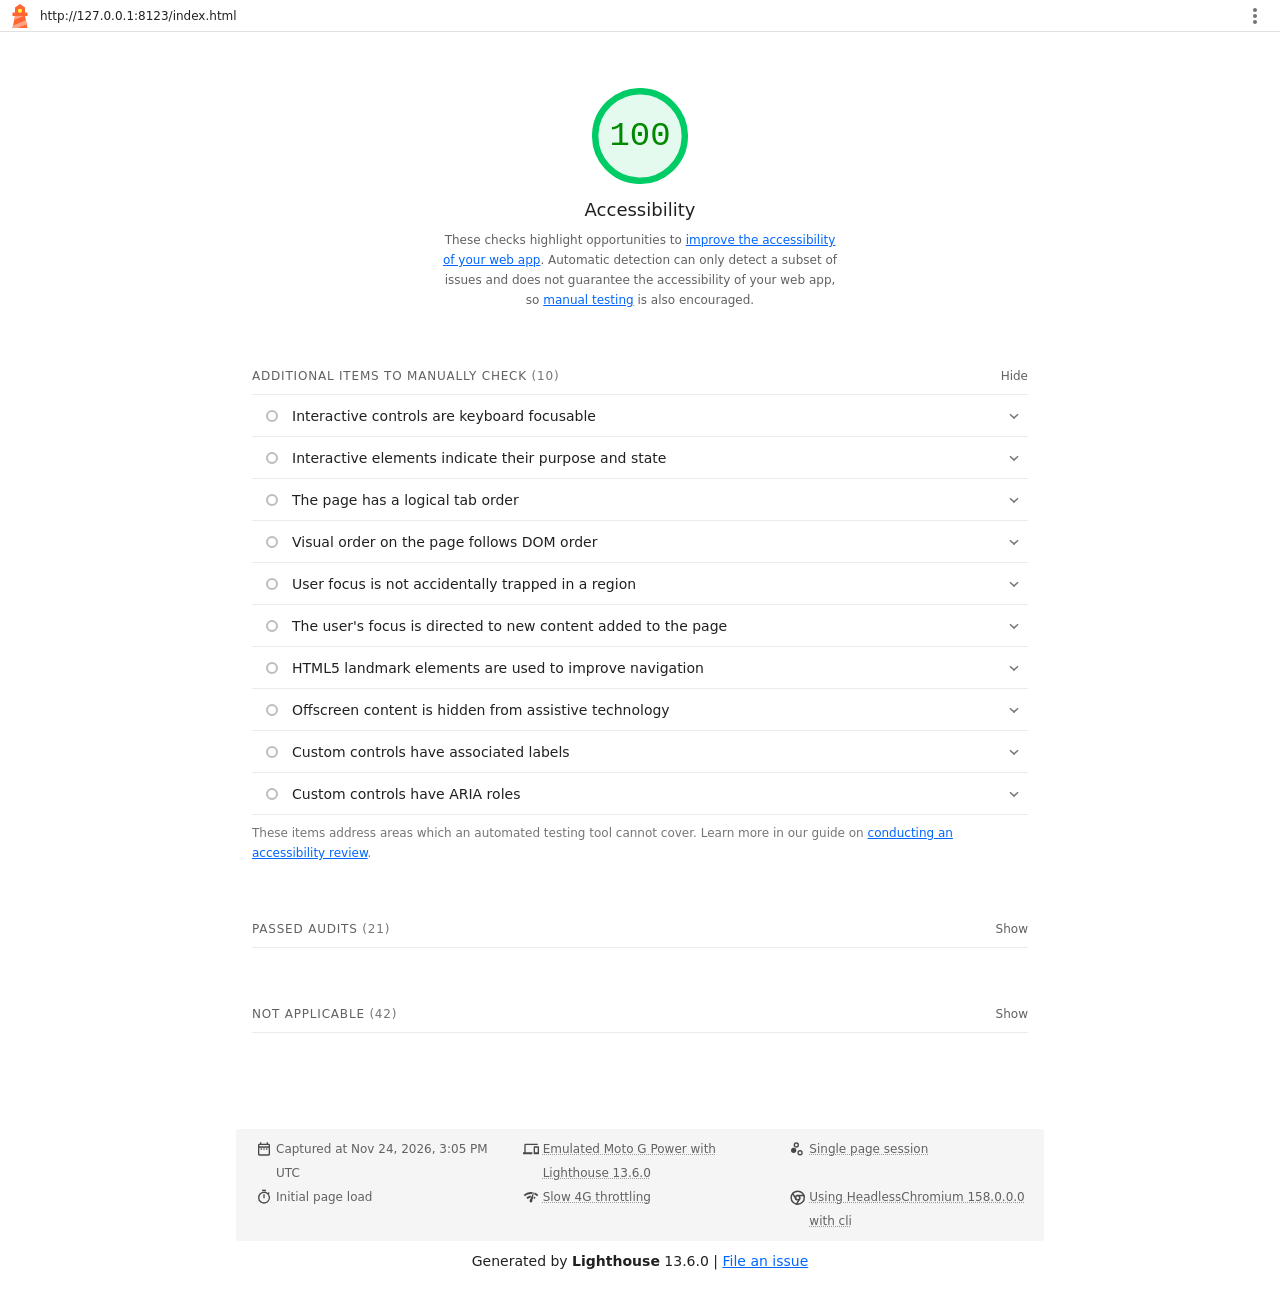
<file: lighthouse/index.report.html>
<!--
@license
Copyright 2018 Google LLC
SPDX-License-Identifier: Apache-2.0
-->
<!doctype html>
<html lang="en">
<head>
  <meta charset="utf-8">
  <meta name="viewport" content="width=device-width, initial-scale=1, minimum-scale=1">
  <link rel="icon" href='data:image/svg+xml;utf8,<svg fill="none" xmlns="http://www.w3.org/2000/svg" viewBox="0 0 48 48"><path d="m14 7 10-7 10 7v10h5v7h-5l5 24H9l5-24H9v-7h5V7Z" fill="%23F63"/><path d="M31.561 24H14l-1.689 8.105L31.561 24ZM18.983 48H9l1.022-4.907L35.723 32.27l1.663 7.98L18.983 48Z" fill="%23FFA385"/><path fill="%23FF3" d="M20.5 10h7v7h-7z"/></svg>'>
  <title>Lighthouse Report</title>
  <style>body {margin: 0}</style>
</head>
<body>
  <noscript>Lighthouse report requires JavaScript. Please enable.</noscript>

  <div id="lh-log"></div>

  <script>window.__LIGHTHOUSE_JSON__ = {"lighthouseVersion":"13.6.0","requestedUrl":"http://127.0.0.1:8123/index.html","mainDocumentUrl":"http://127.0.0.1:8123/index.html","finalDisplayedUrl":"http://127.0.0.1:8123/index.html","finalUrl":"http://127.0.0.1:8123/index.html","fetchTime":"2026-11-24T15:05:40.034Z","gatherMode":"navigation","runWarnings":[],"userAgent":"Mozilla/5.0 (Windows NT 10.0; Win64; x64) AppleWebKit/537.36 (KHTML, like Gecko) HeadlessChrome/158.0.0.0 Safari/537.36","environment":{"networkUserAgent":"Mozilla/5.0 (Linux; Android 11; moto g power (2022)) AppleWebKit/537.36 (KHTML, like Gecko) Chrome/158.0.0.0 Mobile Safari/537.36","hostUserAgent":"Mozilla/5.0 (Windows NT 10.0; Win64; x64) AppleWebKit/537.36 (KHTML, like Gecko) HeadlessChrome/158.0.0.0 Safari/537.36","benchmarkIndex":2613.5,"credits":{"axe-core":"4.14.0"}},"audits":{"accesskeys":{"id":"accesskeys","title":"`[accesskey]` values are unique","description":"Access keys let users quickly focus a part of the page. For proper navigation, each access key must be unique. [Learn more about access keys](https://dequeuniversity.com/rules/axe/4.14/accesskeys).","score":null,"scoreDisplayMode":"notApplicable"},"aria-allowed-attr":{"id":"aria-allowed-attr","title":"`[aria-*]` attributes match their roles","description":"Each ARIA `role` supports a specific subset of `aria-*` attributes. Mismatching these invalidates the `aria-*` attributes. [Learn how to match ARIA attributes to their roles](https://dequeuniversity.com/rules/axe/4.14/aria-allowed-attr).","score":1,"scoreDisplayMode":"binary","details":{"type":"table","headings":[{"key":"node","valueType":"node","subItemsHeading":{"key":"relatedNode","valueType":"node"},"label":"Failing Elements"}],"items":[]}},"aria-allowed-role":{"id":"aria-allowed-role","title":"Uses ARIA roles only on compatible elements","description":"Many HTML elements can only be assigned certain ARIA roles. Using ARIA roles where they are not allowed can interfere with the accessibility of the web page. [Learn more about ARIA roles](https://dequeuniversity.com/rules/axe/4.14/aria-allowed-role).","score":null,"scoreDisplayMode":"notApplicable"},"aria-command-name":{"id":"aria-command-name","title":"`button`, `link`, and `menuitem` elements have accessible names","description":"When an element doesn't have an accessible name, screen readers announce it with a generic name, making it unusable for users who rely on screen readers. [Learn how to make command elements more accessible](https://dequeuniversity.com/rules/axe/4.14/aria-command-name).","score":null,"scoreDisplayMode":"notApplicable"},"aria-conditional-attr":{"id":"aria-conditional-attr","title":"ARIA attributes are used as specified for the element's role","description":"Some ARIA attributes are only allowed on an element under certain conditions. [Learn more about conditional ARIA attributes](https://dequeuniversity.com/rules/axe/4.14/aria-conditional-attr).","score":1,"scoreDisplayMode":"binary","details":{"type":"table","headings":[{"key":"node","valueType":"node","subItemsHeading":{"key":"relatedNode","valueType":"node"},"label":"Failing Elements"}],"items":[]}},"aria-deprecated-role":{"id":"aria-deprecated-role","title":"Deprecated ARIA roles were not used","description":"Deprecated ARIA roles may not be processed correctly by assistive technology. [Learn more about deprecated ARIA roles](https://dequeuniversity.com/rules/axe/4.14/aria-deprecated-role).","score":null,"scoreDisplayMode":"notApplicable"},"aria-dialog-name":{"id":"aria-dialog-name","title":"Elements with `role=\"dialog\"` or `role=\"alertdialog\"` have accessible names.","description":"ARIA dialog elements without accessible names may prevent screen readers users from discerning the purpose of these elements. [Learn how to make ARIA dialog elements more accessible](https://dequeuniversity.com/rules/axe/4.14/aria-dialog-name).","score":null,"scoreDisplayMode":"notApplicable"},"aria-hidden-body":{"id":"aria-hidden-body","title":"`[aria-hidden=\"true\"]` is not present on the document `\u003cbody>`","description":"Assistive technologies, like screen readers, work inconsistently when `aria-hidden=\"true\"` is set on the document `\u003cbody>`. [Learn how `aria-hidden` affects the document body](https://dequeuniversity.com/rules/axe/4.14/aria-hidden-body).","score":1,"scoreDisplayMode":"binary","details":{"type":"table","headings":[{"key":"node","valueType":"node","subItemsHeading":{"key":"relatedNode","valueType":"node"},"label":"Failing Elements"}],"items":[]}},"aria-hidden-focus":{"id":"aria-hidden-focus","title":"`[aria-hidden=\"true\"]` elements do not contain focusable descendents","description":"Focusable descendents within an `[aria-hidden=\"true\"]` element prevent those interactive elements from being available to users of assistive technologies like screen readers. [Learn how `aria-hidden` affects focusable elements](https://dequeuniversity.com/rules/axe/4.14/aria-hidden-focus).","score":null,"scoreDisplayMode":"notApplicable"},"aria-input-field-name":{"id":"aria-input-field-name","title":"ARIA input fields have accessible names","description":"When an input field doesn't have an accessible name, screen readers announce it with a generic name, making it unusable for users who rely on screen readers. [Learn more about input field labels](https://dequeuniversity.com/rules/axe/4.14/aria-input-field-name).","score":null,"scoreDisplayMode":"notApplicable"},"aria-meter-name":{"id":"aria-meter-name","title":"ARIA `meter` elements have accessible names","description":"When a meter element doesn't have an accessible name, screen readers announce it with a generic name, making it unusable for users who rely on screen readers. [Learn how to name `meter` elements](https://dequeuniversity.com/rules/axe/4.14/aria-meter-name).","score":null,"scoreDisplayMode":"notApplicable"},"aria-progressbar-name":{"id":"aria-progressbar-name","title":"ARIA `progressbar` elements have accessible names","description":"When a `progressbar` element doesn't have an accessible name, screen readers announce it with a generic name, making it unusable for users who rely on screen readers. [Learn how to label `progressbar` elements](https://dequeuniversity.com/rules/axe/4.14/aria-progressbar-name).","score":null,"scoreDisplayMode":"notApplicable"},"aria-prohibited-attr":{"id":"aria-prohibited-attr","title":"Elements use only permitted ARIA attributes","description":"Using ARIA attributes in roles where they are prohibited can mean that important information is not communicated to users of assistive technologies. [Learn more about prohibited ARIA roles](https://dequeuniversity.com/rules/axe/4.14/aria-prohibited-attr).","score":1,"scoreDisplayMode":"binary","details":{"type":"table","headings":[{"key":"node","valueType":"node","subItemsHeading":{"key":"relatedNode","valueType":"node"},"label":"Failing Elements"}],"items":[]}},"aria-required-attr":{"id":"aria-required-attr","title":"`[role]`s have all required `[aria-*]` attributes","description":"Some ARIA roles have required attributes that describe the state of the element to screen readers. [Learn more about roles and required attributes](https://dequeuniversity.com/rules/axe/4.14/aria-required-attr).","score":null,"scoreDisplayMode":"notApplicable"},"aria-required-children":{"id":"aria-required-children","title":"Elements with an ARIA `[role]` that require children to contain a specific `[role]` have all required children.","description":"Some ARIA parent roles must contain specific child roles to perform their intended accessibility functions. [Learn more about roles and required children elements](https://dequeuniversity.com/rules/axe/4.14/aria-required-children).","score":null,"scoreDisplayMode":"notApplicable"},"aria-required-parent":{"id":"aria-required-parent","title":"`[role]`s are contained by their required parent element","description":"Some ARIA child roles must be contained by specific parent roles to properly perform their intended accessibility functions. [Learn more about ARIA roles and required parent element](https://dequeuniversity.com/rules/axe/4.14/aria-required-parent).","score":null,"scoreDisplayMode":"notApplicable"},"aria-roles":{"id":"aria-roles","title":"`[role]` values are valid","description":"ARIA roles must have valid values in order to perform their intended accessibility functions. [Learn more about valid ARIA roles](https://dequeuniversity.com/rules/axe/4.14/aria-roles).","score":null,"scoreDisplayMode":"notApplicable"},"aria-text":{"id":"aria-text","title":"Elements with the `role=text` attribute do not have focusable descendents.","description":"Adding `role=text` around a text node split by markup enables VoiceOver to treat it as one phrase, but the element's focusable descendents will not be announced. [Learn more about the `role=text` attribute](https://dequeuniversity.com/rules/axe/4.14/aria-text).","score":null,"scoreDisplayMode":"notApplicable"},"aria-toggle-field-name":{"id":"aria-toggle-field-name","title":"ARIA toggle fields have accessible names","description":"When a toggle field doesn't have an accessible name, screen readers announce it with a generic name, making it unusable for users who rely on screen readers. [Learn more about toggle fields](https://dequeuniversity.com/rules/axe/4.14/aria-toggle-field-name).","score":null,"scoreDisplayMode":"notApplicable"},"aria-tooltip-name":{"id":"aria-tooltip-name","title":"ARIA `tooltip` elements have accessible names","description":"When a tooltip element doesn't have an accessible name, screen readers announce it with a generic name, making it unusable for users who rely on screen readers. [Learn how to name `tooltip` elements](https://dequeuniversity.com/rules/axe/4.14/aria-tooltip-name).","score":null,"scoreDisplayMode":"notApplicable"},"aria-treeitem-name":{"id":"aria-treeitem-name","title":"ARIA `treeitem` elements have accessible names","description":"When a `treeitem` element doesn't have an accessible name, screen readers announce it with a generic name, making it unusable for users who rely on screen readers. [Learn more about labeling `treeitem` elements](https://dequeuniversity.com/rules/axe/4.14/aria-treeitem-name).","score":null,"scoreDisplayMode":"notApplicable"},"aria-valid-attr-value":{"id":"aria-valid-attr-value","title":"`[aria-*]` attributes have valid values","description":"Assistive technologies, like screen readers, can't interpret ARIA attributes with invalid values. [Learn more about valid values for ARIA attributes](https://dequeuniversity.com/rules/axe/4.14/aria-valid-attr-value).","score":1,"scoreDisplayMode":"binary","details":{"type":"table","headings":[{"key":"node","valueType":"node","subItemsHeading":{"key":"relatedNode","valueType":"node"},"label":"Failing Elements"}],"items":[]}},"aria-valid-attr":{"id":"aria-valid-attr","title":"`[aria-*]` attributes are valid and not misspelled","description":"Assistive technologies, like screen readers, can't interpret ARIA attributes with invalid names. [Learn more about valid ARIA attributes](https://dequeuniversity.com/rules/axe/4.14/aria-valid-attr).","score":1,"scoreDisplayMode":"binary","details":{"type":"table","headings":[{"key":"node","valueType":"node","subItemsHeading":{"key":"relatedNode","valueType":"node"},"label":"Failing Elements"}],"items":[]}},"button-name":{"id":"button-name","title":"Buttons have an accessible name","description":"When a button doesn't have an accessible name, screen readers announce it as \"button\", making it unusable for users who rely on screen readers. [Learn how to make buttons more accessible](https://dequeuniversity.com/rules/axe/4.14/button-name).","score":1,"scoreDisplayMode":"binary","details":{"type":"table","headings":[{"key":"node","valueType":"node","subItemsHeading":{"key":"relatedNode","valueType":"node"},"label":"Failing Elements"}],"items":[]}},"bypass":{"id":"bypass","title":"The page contains a heading, skip link, or landmark region","description":"Adding ways to bypass repetitive content lets keyboard users navigate the page more efficiently. [Learn more about bypass blocks](https://dequeuniversity.com/rules/axe/4.14/bypass).","score":null,"scoreDisplayMode":"notApplicable"},"color-contrast":{"id":"color-contrast","title":"Background and foreground colors have a sufficient contrast ratio","description":"Low-contrast text is difficult or impossible for many users to read. [Learn how to provide sufficient color contrast](https://dequeuniversity.com/rules/axe/4.14/color-contrast).","score":1,"scoreDisplayMode":"binary","details":{"type":"table","headings":[{"key":"node","valueType":"node","subItemsHeading":{"key":"relatedNode","valueType":"node"},"label":"Failing Elements"}],"items":[]}},"definition-list":{"id":"definition-list","title":"`\u003cdl>`'s contain only properly-ordered `\u003cdt>` and `\u003cdd>` groups, `\u003cscript>`, `\u003ctemplate>` or `\u003cdiv>` elements.","description":"When definition lists are not properly marked up, screen readers may produce confusing or inaccurate output. [Learn how to structure definition lists correctly](https://dequeuniversity.com/rules/axe/4.14/definition-list).","score":null,"scoreDisplayMode":"notApplicable"},"dlitem":{"id":"dlitem","title":"Definition list items are wrapped in `\u003cdl>` elements","description":"Definition list items (`\u003cdt>` and `\u003cdd>`) must be wrapped in a parent `\u003cdl>` element to ensure that screen readers can properly announce them. [Learn how to structure definition lists correctly](https://dequeuniversity.com/rules/axe/4.14/dlitem).","score":null,"scoreDisplayMode":"notApplicable"},"document-title":{"id":"document-title","title":"Document has a `\u003ctitle>` element","description":"The title gives screen reader users an overview of the page, and search engine users rely on it heavily to determine if a page is relevant to their search. [Learn more about document titles](https://dequeuniversity.com/rules/axe/4.14/document-title).","score":1,"scoreDisplayMode":"binary","details":{"type":"table","headings":[{"key":"node","valueType":"node","subItemsHeading":{"key":"relatedNode","valueType":"node"},"label":"Failing Elements"}],"items":[]}},"duplicate-id-aria":{"id":"duplicate-id-aria","title":"ARIA IDs are unique","description":"The value of an ARIA ID must be unique to prevent other instances from being overlooked by assistive technologies. [Learn how to fix duplicate ARIA IDs](https://dequeuniversity.com/rules/axe/4.14/duplicate-id-aria).","score":null,"scoreDisplayMode":"notApplicable"},"empty-heading":{"id":"empty-heading","title":"All heading elements contain content.","description":"A heading with no content or inaccessible text prevent screen reader users from accessing information on the page's structure. [Learn more about headings](https://dequeuniversity.com/rules/axe/4.14/empty-heading).","score":null,"scoreDisplayMode":"notApplicable"},"form-field-multiple-labels":{"id":"form-field-multiple-labels","title":"No form fields have multiple labels","description":"Form fields with multiple labels can be confusingly announced by assistive technologies like screen readers which use either the first, the last, or all of the labels. [Learn how to use form labels](https://dequeuniversity.com/rules/axe/4.14/form-field-multiple-labels).","score":null,"scoreDisplayMode":"notApplicable"},"frame-title":{"id":"frame-title","title":"`\u003cframe>` or `\u003ciframe>` elements have a title","description":"Screen reader users rely on frame titles to describe the contents of frames. [Learn more about frame titles](https://dequeuniversity.com/rules/axe/4.14/frame-title).","score":null,"scoreDisplayMode":"notApplicable"},"heading-order":{"id":"heading-order","title":"Heading elements appear in a sequentially-descending order","description":"Properly ordered headings that do not skip levels convey the semantic structure of the page, making it easier to navigate and understand when using assistive technologies. [Learn more about heading order](https://dequeuniversity.com/rules/axe/4.14/heading-order).","score":1,"scoreDisplayMode":"binary","details":{"type":"table","headings":[{"key":"node","valueType":"node","subItemsHeading":{"key":"relatedNode","valueType":"node"},"label":"Failing Elements"}],"items":[]}},"html-has-lang":{"id":"html-has-lang","title":"`\u003chtml>` element has a `[lang]` attribute","description":"If a page doesn't specify a `lang` attribute, a screen reader assumes that the page is in the default language that the user chose when setting up the screen reader. If the page isn't actually in the default language, then the screen reader might not announce the page's text correctly. [Learn more about the `lang` attribute](https://dequeuniversity.com/rules/axe/4.14/html-has-lang).","score":1,"scoreDisplayMode":"binary","details":{"type":"table","headings":[{"key":"node","valueType":"node","subItemsHeading":{"key":"relatedNode","valueType":"node"},"label":"Failing Elements"}],"items":[]}},"html-lang-valid":{"id":"html-lang-valid","title":"`\u003chtml>` element has a valid value for its `[lang]` attribute","description":"Specifying a valid [BCP 47 language](https://www.w3.org/International/questions/qa-choosing-language-tags#question) helps screen readers announce text properly. [Learn how to use the `lang` attribute](https://dequeuniversity.com/rules/axe/4.14/html-lang-valid).","score":1,"scoreDisplayMode":"binary","details":{"type":"table","headings":[{"key":"node","valueType":"node","subItemsHeading":{"key":"relatedNode","valueType":"node"},"label":"Failing Elements"}],"items":[]}},"html-xml-lang-mismatch":{"id":"html-xml-lang-mismatch","title":"`\u003chtml>` element has an `[xml:lang]` attribute with the same base language as the `[lang]` attribute.","description":"If the webpage does not specify a consistent language, then the screen reader might not announce the page's text correctly. [Learn more about the `lang` attribute](https://dequeuniversity.com/rules/axe/4.14/html-xml-lang-mismatch).","score":null,"scoreDisplayMode":"notApplicable"},"identical-links-same-purpose":{"id":"identical-links-same-purpose","title":"Identical links have the same purpose.","description":"Links with the same destination should have the same description, to help users understand the link's purpose and decide whether to follow it. [Learn more about identical links](https://dequeuniversity.com/rules/axe/4.14/identical-links-same-purpose).","score":null,"scoreDisplayMode":"notApplicable"},"image-alt":{"id":"image-alt","title":"Image elements have `[alt]` attributes","description":"Informative elements should aim for short, descriptive alternate text. Decorative elements can be ignored with an empty alt attribute. [Learn more about the `alt` attribute](https://dequeuniversity.com/rules/axe/4.14/image-alt).","score":1,"scoreDisplayMode":"binary","details":{"type":"table","headings":[{"key":"node","valueType":"node","subItemsHeading":{"key":"relatedNode","valueType":"node"},"label":"Failing Elements"}],"items":[]}},"image-redundant-alt":{"id":"image-redundant-alt","title":"Image elements do not have `[alt]` attributes that are redundant text.","description":"Informative elements should aim for short, descriptive alternative text. Alternative text that is exactly the same as the text adjacent to the link or image is potentially confusing for screen reader users, because the text will be read twice. [Learn more about the `alt` attribute](https://dequeuniversity.com/rules/axe/4.14/image-redundant-alt).","score":null,"scoreDisplayMode":"notApplicable"},"input-button-name":{"id":"input-button-name","title":"Input buttons have discernible text.","description":"Adding discernable and accessible text to input buttons may help screen reader users understand the purpose of the input button. [Learn more about input buttons](https://dequeuniversity.com/rules/axe/4.14/input-button-name).","score":null,"scoreDisplayMode":"notApplicable"},"input-image-alt":{"id":"input-image-alt","title":"`\u003cinput type=\"image\">` elements have `[alt]` text","description":"When an image is being used as an `\u003cinput>` button, providing alternative text can help screen reader users understand the purpose of the button. [Learn about input image alt text](https://dequeuniversity.com/rules/axe/4.14/input-image-alt).","score":null,"scoreDisplayMode":"notApplicable"},"label-content-name-mismatch":{"id":"label-content-name-mismatch","title":"Elements with visible text labels have matching accessible names.","description":"Visible text labels that do not match the accessible name can result in a confusing experience for screen reader users. [Learn more about accessible names](https://dequeuniversity.com/rules/axe/4.14/label-content-name-mismatch).","score":1,"scoreDisplayMode":"binary","details":{"type":"table","headings":[{"key":"node","valueType":"node","subItemsHeading":{"key":"relatedNode","valueType":"node"},"label":"Failing Elements"}],"items":[]}},"label":{"id":"label","title":"Form elements have associated labels","description":"Labels ensure that form controls are announced properly by assistive technologies, like screen readers. [Learn more about form element labels](https://dequeuniversity.com/rules/axe/4.14/label).","score":null,"scoreDisplayMode":"notApplicable"},"landmark-one-main":{"id":"landmark-one-main","title":"Document has a main landmark.","description":"One main landmark helps screen reader users navigate a web page. [Learn more about landmarks](https://dequeuniversity.com/rules/axe/4.14/landmark-one-main).","score":1,"scoreDisplayMode":"binary","details":{"type":"table","headings":[{"key":"node","valueType":"node","subItemsHeading":{"key":"relatedNode","valueType":"node"},"label":"Failing Elements"}],"items":[]}},"link-name":{"id":"link-name","title":"Links have a discernible name","description":"Link text (and alternate text for images, when used as links) that is discernible, unique, and focusable improves the navigation experience for screen reader users. [Learn how to make links accessible](https://dequeuniversity.com/rules/axe/4.14/link-name).","score":1,"scoreDisplayMode":"binary","details":{"type":"table","headings":[{"key":"node","valueType":"node","subItemsHeading":{"key":"relatedNode","valueType":"node"},"label":"Failing Elements"}],"items":[]}},"link-in-text-block":{"id":"link-in-text-block","title":"Links are distinguishable without relying on color.","description":"Low-contrast text is difficult or impossible for many users to read. Link text that is discernible improves the experience for users with low vision. [Learn how to make links distinguishable](https://dequeuniversity.com/rules/axe/4.14/link-in-text-block).","score":1,"scoreDisplayMode":"binary","details":{"type":"table","headings":[{"key":"node","valueType":"node","subItemsHeading":{"key":"relatedNode","valueType":"node"},"label":"Failing Elements"}],"items":[]}},"list":{"id":"list","title":"Lists contain only `\u003cli>` elements and script supporting elements (`\u003cscript>` and `\u003ctemplate>`).","description":"Screen readers have a specific way of announcing lists. Ensuring proper list structure aids screen reader output. [Learn more about proper list structure](https://dequeuniversity.com/rules/axe/4.14/list).","score":1,"scoreDisplayMode":"binary","details":{"type":"table","headings":[{"key":"node","valueType":"node","subItemsHeading":{"key":"relatedNode","valueType":"node"},"label":"Failing Elements"}],"items":[]}},"listitem":{"id":"listitem","title":"List items (`\u003cli>`) are contained within `\u003cul>`, `\u003col>` or `\u003cmenu>` parent elements","description":"Screen readers require list items (`\u003cli>`) to be contained within a parent `\u003cul>`, `\u003col>` or `\u003cmenu>` to be announced properly. [Learn more about proper list structure](https://dequeuniversity.com/rules/axe/4.14/listitem).","score":1,"scoreDisplayMode":"binary","details":{"type":"table","headings":[{"key":"node","valueType":"node","subItemsHeading":{"key":"relatedNode","valueType":"node"},"label":"Failing Elements"}],"items":[]}},"meta-refresh":{"id":"meta-refresh","title":"The document does not use `\u003cmeta http-equiv=\"refresh\">`","description":"Users do not expect a page to refresh automatically, and doing so will move focus back to the top of the page. This may create a frustrating or confusing experience. [Learn more about the refresh meta tag](https://dequeuniversity.com/rules/axe/4.14/meta-refresh).","score":null,"scoreDisplayMode":"notApplicable"},"meta-viewport":{"id":"meta-viewport","title":"`[user-scalable=\"no\"]` is not used in the `\u003cmeta name=\"viewport\">` element and the `[maximum-scale]` attribute is not less than 5.","description":"Disabling zooming is problematic for users with low vision who rely on screen magnification to properly see the contents of a web page. [Learn more about the viewport meta tag](https://dequeuniversity.com/rules/axe/4.14/meta-viewport).","score":1,"scoreDisplayMode":"binary","details":{"type":"table","headings":[{"key":"node","valueType":"node","subItemsHeading":{"key":"relatedNode","valueType":"node"},"label":"Failing Elements"}],"items":[]}},"object-alt":{"id":"object-alt","title":"`\u003cobject>` elements have alternate text","description":"Screen readers cannot translate non-text content. Adding alternate text to `\u003cobject>` elements helps screen readers convey meaning to users. [Learn more about alt text for `object` elements](https://dequeuniversity.com/rules/axe/4.14/object-alt).","score":null,"scoreDisplayMode":"notApplicable"},"select-name":{"id":"select-name","title":"Select elements have associated label elements.","description":"Form elements without effective labels can create frustrating experiences for screen reader users. [Learn more about the `select` element](https://dequeuniversity.com/rules/axe/4.14/select-name).","score":null,"scoreDisplayMode":"notApplicable"},"skip-link":{"id":"skip-link","title":"Skip links are focusable.","description":"Including a skip link can help users skip to the main content to save time. [Learn more about skip links](https://dequeuniversity.com/rules/axe/4.14/skip-link).","score":1,"scoreDisplayMode":"binary","details":{"type":"table","headings":[{"key":"node","valueType":"node","subItemsHeading":{"key":"relatedNode","valueType":"node"},"label":"Failing Elements"}],"items":[]}},"tabindex":{"id":"tabindex","title":"No element has a `[tabindex]` value greater than 0","description":"A value greater than 0 implies an explicit navigation ordering. Although technically valid, this often creates frustrating experiences for users who rely on assistive technologies. [Learn more about the `tabindex` attribute](https://dequeuniversity.com/rules/axe/4.14/tabindex).","score":null,"scoreDisplayMode":"notApplicable"},"table-duplicate-name":{"id":"table-duplicate-name","title":"Tables have different content in the summary attribute and `\u003ccaption>`.","description":"The summary attribute should describe the table structure, while `\u003ccaption>` should have the onscreen title. Accurate table mark-up helps users of screen readers. [Learn more about summary and caption](https://dequeuniversity.com/rules/axe/4.14/table-duplicate-name).","score":null,"scoreDisplayMode":"notApplicable"},"table-fake-caption":{"id":"table-fake-caption","title":"Tables use `\u003ccaption>` instead of cells with the `[colspan]` attribute to indicate a caption.","description":"Screen readers have features to make navigating tables easier. Ensuring that tables use the actual caption element instead of cells with the `[colspan]` attribute may improve the experience for screen reader users. [Learn more about captions](https://dequeuniversity.com/rules/axe/4.14/table-fake-caption).","score":null,"scoreDisplayMode":"notApplicable"},"target-size":{"id":"target-size","title":"Touch targets have sufficient size and spacing.","description":"Touch targets with sufficient size and spacing help users who may have difficulty targeting small controls to activate the targets. [Learn more about touch targets](https://dequeuniversity.com/rules/axe/4.14/target-size).","score":1,"scoreDisplayMode":"binary","details":{"type":"table","headings":[{"key":"node","valueType":"node","subItemsHeading":{"key":"relatedNode","valueType":"node"},"label":"Failing Elements"}],"items":[]}},"td-has-header":{"id":"td-has-header","title":"`\u003ctd>` elements in a large `\u003ctable>` have one or more table headers.","description":"Screen readers have features to make navigating tables easier. Ensuring that `\u003ctd>` elements in a large table (3 or more cells in width and height) have an associated table header may improve the experience for screen reader users. [Learn more about table headers](https://dequeuniversity.com/rules/axe/4.14/td-has-header).","score":null,"scoreDisplayMode":"notApplicable"},"td-headers-attr":{"id":"td-headers-attr","title":"Cells in a `\u003ctable>` element that use the `[headers]` attribute refer to table cells within the same table.","description":"Screen readers have features to make navigating tables easier. Ensuring `\u003ctd>` cells using the `[headers]` attribute only refer to other cells in the same table may improve the experience for screen reader users. [Learn more about the `headers` attribute](https://dequeuniversity.com/rules/axe/4.14/td-headers-attr).","score":null,"scoreDisplayMode":"notApplicable"},"th-has-data-cells":{"id":"th-has-data-cells","title":"`\u003cth>` elements and elements with `[role=\"columnheader\"/\"rowheader\"]` have data cells they describe.","description":"Screen readers have features to make navigating tables easier. Ensuring table headers always refer to some set of cells may improve the experience for screen reader users. [Learn more about table headers](https://dequeuniversity.com/rules/axe/4.14/th-has-data-cells).","score":null,"scoreDisplayMode":"notApplicable"},"valid-lang":{"id":"valid-lang","title":"`[lang]` attributes have a valid value","description":"Specifying a valid [BCP 47 language](https://www.w3.org/International/questions/qa-choosing-language-tags#question) on elements helps ensure that text is pronounced correctly by a screen reader. [Learn how to use the `lang` attribute](https://dequeuniversity.com/rules/axe/4.14/valid-lang).","score":null,"scoreDisplayMode":"notApplicable"},"video-caption":{"id":"video-caption","title":"`\u003cvideo>` elements contain a `\u003ctrack>` element with `[kind=\"captions\"]`","description":"When a video provides a caption it is easier for deaf and hearing impaired users to access its information. [Learn more about video captions](https://dequeuniversity.com/rules/axe/4.14/video-caption).","score":null,"scoreDisplayMode":"notApplicable"},"custom-controls-labels":{"id":"custom-controls-labels","title":"Custom controls have associated labels","description":"Custom interactive controls have associated labels, provided by aria-label or aria-labelledby. [Learn more about custom controls and labels](https://developer.chrome.com/docs/lighthouse/accessibility/custom-controls-labels/).","score":null,"scoreDisplayMode":"manual"},"custom-controls-roles":{"id":"custom-controls-roles","title":"Custom controls have ARIA roles","description":"Custom interactive controls have appropriate ARIA roles. [Learn how to add roles to custom controls](https://developer.chrome.com/docs/lighthouse/accessibility/custom-control-roles/).","score":null,"scoreDisplayMode":"manual"},"focus-traps":{"id":"focus-traps","title":"User focus is not accidentally trapped in a region","description":"A user can tab into and out of any control or region without accidentally trapping their focus. [Learn how to avoid focus traps](https://developer.chrome.com/docs/lighthouse/accessibility/focus-traps/).","score":null,"scoreDisplayMode":"manual"},"focusable-controls":{"id":"focusable-controls","title":"Interactive controls are keyboard focusable","description":"Custom interactive controls are keyboard focusable and display a focus indicator. [Learn how to make custom controls focusable](https://developer.chrome.com/docs/lighthouse/accessibility/focusable-controls/).","score":null,"scoreDisplayMode":"manual"},"interactive-element-affordance":{"id":"interactive-element-affordance","title":"Interactive elements indicate their purpose and state","description":"Interactive elements, such as links and buttons, should indicate their state and be distinguishable from non-interactive elements. [Learn how to decorate interactive elements with affordance hints](https://developer.chrome.com/docs/lighthouse/accessibility/interactive-element-affordance/).","score":null,"scoreDisplayMode":"manual"},"logical-tab-order":{"id":"logical-tab-order","title":"The page has a logical tab order","description":"Tabbing through the page follows the visual layout. Users cannot focus elements that are offscreen. [Learn more about logical tab ordering](https://developer.chrome.com/docs/lighthouse/accessibility/logical-tab-order/).","score":null,"scoreDisplayMode":"manual"},"managed-focus":{"id":"managed-focus","title":"The user's focus is directed to new content added to the page","description":"If new content, such as a dialog, is added to the page, the user's focus is directed to it. [Learn how to direct focus to new content](https://developer.chrome.com/docs/lighthouse/accessibility/managed-focus/).","score":null,"scoreDisplayMode":"manual"},"offscreen-content-hidden":{"id":"offscreen-content-hidden","title":"Offscreen content is hidden from assistive technology","description":"Offscreen content is hidden with display: none or aria-hidden=true. [Learn how to properly hide offscreen content](https://developer.chrome.com/docs/lighthouse/accessibility/offscreen-content-hidden/).","score":null,"scoreDisplayMode":"manual"},"use-landmarks":{"id":"use-landmarks","title":"HTML5 landmark elements are used to improve navigation","description":"Landmark elements (`\u003cmain>`, `\u003cnav>`, etc.) are used to improve the keyboard navigation of the page for assistive technology. [Learn more about landmark elements](https://developer.chrome.com/docs/lighthouse/accessibility/use-landmarks/).","score":null,"scoreDisplayMode":"manual"},"visual-order-follows-dom":{"id":"visual-order-follows-dom","title":"Visual order on the page follows DOM order","description":"DOM order matches the visual order, improving navigation for assistive technology. [Learn more about DOM and visual ordering](https://developer.chrome.com/docs/lighthouse/accessibility/visual-order-follows-dom/).","score":null,"scoreDisplayMode":"manual"},"autocomplete-valid":{"id":"autocomplete-valid","title":"`autocomplete` attributes are used correctly","description":"The `autocomplete` attribute values must be valid and correctly applied for screen readers to function correctly. [Learn more about valid autocomplete values](https://dequeuniversity.com/rules/axe/4.14/autocomplete-valid).","score":null,"scoreDisplayMode":"notApplicable"},"presentation-role-conflict":{"id":"presentation-role-conflict","title":"Elements with `role=\"none\"` or `role=\"presentation\"` do not have conflicts","description":"There are certain cases where the semantic role of an element with `role=\"none\"` or `role=\"presentation\"` does not resolve to none or presentation. To ensure the element remains removed from the accessibility tree, you should not add any global ARIA attributes to the element or make it focusable. [Learn more about presentation role conflict](https://dequeuniversity.com/rules/axe/4.14/presentation-role-conflict).","score":null,"scoreDisplayMode":"notApplicable"},"svg-img-alt":{"id":"svg-img-alt","title":"SVG elements with an `img` role have an accessible text alternative","description":"Ensures SVG elements with an `img`, `graphics-document` or `graphics-symbol` role have an accessible text alternative. [Learn more about SVG alt text](https://dequeuniversity.com/rules/axe/4.14/svg-img-alt).","score":null,"scoreDisplayMode":"notApplicable"}},"configSettings":{"output":["html"],"maxWaitForFcp":30000,"maxWaitForLoad":45000,"pauseAfterFcpMs":1000,"pauseAfterLoadMs":1000,"networkQuietThresholdMs":1000,"cpuQuietThresholdMs":1000,"formFactor":"mobile","throttling":{"rttMs":150,"throughputKbps":1638.4,"requestLatencyMs":562.5,"downloadThroughputKbps":1474.5600000000002,"uploadThroughputKbps":675,"cpuSlowdownMultiplier":4},"throttlingMethod":"simulate","screenEmulation":{"mobile":true,"width":412,"height":823,"deviceScaleFactor":1.75,"disabled":false},"emulatedUserAgent":"Mozilla/5.0 (Linux; Android 11; moto g power (2022)) AppleWebKit/537.36 (KHTML, like Gecko) Chrome/136.0.0.0 Mobile Safari/537.36","auditMode":false,"gatherMode":false,"clearStorageTypes":["file_systems","shader_cache","service_workers","cache_storage"],"disableStorageReset":false,"debugNavigation":false,"channel":"cli","usePassiveGathering":false,"disableFullPageScreenshot":false,"skipAboutBlank":false,"blankPage":"about:blank","ignoreStatusCode":false,"locale":"en-US","blockedUrlPatterns":null,"additionalTraceCategories":null,"extraHeaders":null,"precomputedLanternData":null,"onlyAudits":null,"onlyCategories":["accessibility"],"skipAudits":null},"categories":{"accessibility":{"title":"Accessibility","description":"These checks highlight opportunities to [improve the accessibility of your web app](https://developer.chrome.com/docs/lighthouse/accessibility/). Automatic detection can only detect a subset of issues and does not guarantee the accessibility of your web app, so [manual testing](https://web.dev/articles/how-to-review) is also encouraged.","manualDescription":"These items address areas which an automated testing tool cannot cover. Learn more in our guide on [conducting an accessibility review](https://web.dev/articles/how-to-review).","supportedModes":["navigation","snapshot"],"auditRefs":[{"id":"accesskeys","weight":0,"group":"a11y-navigation"},{"id":"aria-allowed-attr","weight":10,"group":"a11y-aria"},{"id":"aria-command-name","weight":0,"group":"a11y-aria"},{"id":"aria-conditional-attr","weight":7,"group":"a11y-aria"},{"id":"aria-deprecated-role","weight":0,"group":"a11y-aria"},{"id":"aria-dialog-name","weight":0,"group":"a11y-aria"},{"id":"aria-hidden-body","weight":10,"group":"a11y-aria"},{"id":"aria-hidden-focus","weight":0,"group":"a11y-aria"},{"id":"aria-input-field-name","weight":0,"group":"a11y-aria"},{"id":"aria-meter-name","weight":0,"group":"a11y-aria"},{"id":"aria-progressbar-name","weight":0,"group":"a11y-aria"},{"id":"aria-prohibited-attr","weight":7,"group":"a11y-aria"},{"id":"aria-required-attr","weight":0,"group":"a11y-aria"},{"id":"aria-required-children","weight":0,"group":"a11y-aria"},{"id":"aria-required-parent","weight":0,"group":"a11y-aria"},{"id":"aria-roles","weight":0,"group":"a11y-aria"},{"id":"aria-text","weight":0,"group":"a11y-aria"},{"id":"aria-toggle-field-name","weight":0,"group":"a11y-aria"},{"id":"aria-tooltip-name","weight":0,"group":"a11y-aria"},{"id":"aria-treeitem-name","weight":0,"group":"a11y-aria"},{"id":"aria-valid-attr-value","weight":10,"group":"a11y-aria"},{"id":"aria-valid-attr","weight":10,"group":"a11y-aria"},{"id":"button-name","weight":10,"group":"a11y-names-labels"},{"id":"bypass","weight":0,"group":"a11y-navigation"},{"id":"color-contrast","weight":7,"group":"a11y-color-contrast"},{"id":"definition-list","weight":0,"group":"a11y-tables-lists"},{"id":"dlitem","weight":0,"group":"a11y-tables-lists"},{"id":"document-title","weight":7,"group":"a11y-names-labels"},{"id":"duplicate-id-aria","weight":0,"group":"a11y-aria"},{"id":"form-field-multiple-labels","weight":0,"group":"a11y-names-labels"},{"id":"frame-title","weight":0,"group":"a11y-names-labels"},{"id":"heading-order","weight":3,"group":"a11y-navigation"},{"id":"html-has-lang","weight":7,"group":"a11y-language"},{"id":"html-lang-valid","weight":7,"group":"a11y-language"},{"id":"html-xml-lang-mismatch","weight":0,"group":"a11y-language"},{"id":"image-alt","weight":10,"group":"a11y-names-labels"},{"id":"input-button-name","weight":0,"group":"a11y-names-labels"},{"id":"input-image-alt","weight":0,"group":"a11y-names-labels"},{"id":"label","weight":0,"group":"a11y-names-labels"},{"id":"link-in-text-block","weight":7,"group":"a11y-color-contrast"},{"id":"link-name","weight":7,"group":"a11y-names-labels"},{"id":"list","weight":7,"group":"a11y-tables-lists"},{"id":"listitem","weight":7,"group":"a11y-tables-lists"},{"id":"meta-refresh","weight":0,"group":"a11y-best-practices"},{"id":"meta-viewport","weight":10,"group":"a11y-best-practices"},{"id":"object-alt","weight":0,"group":"a11y-names-labels"},{"id":"select-name","weight":0,"group":"a11y-names-labels"},{"id":"skip-link","weight":3,"group":"a11y-names-labels"},{"id":"tabindex","weight":0,"group":"a11y-navigation"},{"id":"target-size","weight":7,"group":"a11y-best-practices"},{"id":"td-headers-attr","weight":0,"group":"a11y-tables-lists"},{"id":"th-has-data-cells","weight":0,"group":"a11y-tables-lists"},{"id":"valid-lang","weight":0,"group":"a11y-language"},{"id":"video-caption","weight":0,"group":"a11y-audio-video"},{"id":"landmark-one-main","weight":3,"group":"a11y-best-practices"},{"id":"autocomplete-valid","weight":0,"group":"a11y-best-practices"},{"id":"presentation-role-conflict","weight":0,"group":"a11y-best-practices"},{"id":"svg-img-alt","weight":0,"group":"a11y-best-practices"},{"id":"focusable-controls","weight":0},{"id":"interactive-element-affordance","weight":0},{"id":"logical-tab-order","weight":0},{"id":"visual-order-follows-dom","weight":0},{"id":"focus-traps","weight":0},{"id":"managed-focus","weight":0},{"id":"use-landmarks","weight":0},{"id":"offscreen-content-hidden","weight":0},{"id":"custom-controls-labels","weight":0},{"id":"custom-controls-roles","weight":0},{"id":"table-duplicate-name","weight":0,"group":"a11y-best-practices"},{"id":"empty-heading","weight":0,"group":"a11y-best-practices"},{"id":"aria-allowed-role","weight":0,"group":"a11y-best-practices"},{"id":"image-redundant-alt","weight":0,"group":"a11y-names-labels"},{"id":"identical-links-same-purpose","weight":0,"group":"a11y-best-practices"},{"id":"label-content-name-mismatch","weight":0,"group":"hidden"},{"id":"table-fake-caption","weight":0,"group":"hidden"},{"id":"td-has-header","weight":0,"group":"hidden"}],"id":"accessibility","score":1}},"categoryGroups":{"metrics":{"title":"Metrics"},"insights":{"title":"Insights","description":"These insights are also available in the Chrome DevTools Performance Panel - [record a trace](https://developer.chrome.com/docs/devtools/performance/reference) to view more detailed information."},"diagnostics":{"title":"Diagnostics","description":"More information about the performance of your application. These numbers don't [directly affect](https://developer.chrome.com/docs/lighthouse/performance/performance-scoring/) the Performance score."},"a11y-best-practices":{"title":"Best practices","description":"These items highlight common accessibility best practices."},"a11y-color-contrast":{"title":"Contrast","description":"These are opportunities to improve the legibility of your content."},"a11y-names-labels":{"title":"Names and labels","description":"These are opportunities to improve the semantics of the controls in your application. This may enhance the experience for users of assistive technology, like a screen reader."},"a11y-navigation":{"title":"Navigation","description":"These are opportunities to improve keyboard navigation in your application."},"a11y-aria":{"title":"ARIA","description":"These are opportunities to improve the usage of ARIA in your application which may enhance the experience for users of assistive technology, like a screen reader."},"a11y-language":{"title":"Internationalization and localization","description":"These are opportunities to improve the interpretation of your content by users in different locales."},"a11y-audio-video":{"title":"Audio and video","description":"These are opportunities to provide alternative content for audio and video. This may improve the experience for users with hearing or vision impairments."},"a11y-tables-lists":{"title":"Tables and lists","description":"These are opportunities to improve the experience of reading tabular or list data using assistive technology, like a screen reader."},"seo-mobile":{"title":"Mobile Friendly","description":"Make sure your pages are mobile friendly so users don’t have to pinch or zoom in order to read the content pages. [Learn how to make pages mobile-friendly](https://developers.google.com/search/mobile-sites/)."},"seo-content":{"title":"Content Best Practices","description":"Format your HTML in a way that enables crawlers to better understand your app’s content."},"seo-crawl":{"title":"Crawling and Indexing","description":"To appear in search results, crawlers need access to your app."},"best-practices-trust-safety":{"title":"Trust and Safety"},"best-practices-ux":{"title":"User Experience"},"best-practices-browser-compat":{"title":"Browser Compatibility"},"best-practices-general":{"title":"General"},"webmcp":{"title":"WebMCP","description":"Audits validating WebMCP integration."},"agent-accessibility":{"title":"Agent Accessibility","description":"These audits highlight best practices for improving the accessibility of the website for AI agents."},"agent-discoverability":{"title":"Agent Discoverability","description":"These audits validate that websites expose discoverable resources, documentation, and catalogs for AI agents."},"hidden":{"title":""}},"stackPacks":[],"entities":[{"name":"127.0.0.1","origins":["http://127.0.0.1:8123"],"isFirstParty":true,"isUnrecognized":true}],"fullPageScreenshot":{"screenshot":{"data":"[data-uri]","width":412,"height":4069},"nodes":{"1-0-A":{"id":"","top":4001,"bottom":4045,"left":344,"right":388,"width":44,"height":44}}},"timing":{"entries":[{"startTime":1701.76,"name":"lh:config","duration":689.63,"entryType":"measure"},{"startTime":1704.06,"name":"lh:config:resolveArtifactsToDefns","duration":99.34,"entryType":"measure"},{"startTime":2391.52,"name":"lh:runner:gather","duration":5052.31,"entryType":"measure"},{"startTime":2463.87,"name":"lh:driver:connect","duration":4.97,"entryType":"measure"},{"startTime":2469.1,"name":"lh:driver:navigate","duration":8.89,"entryType":"measure"},{"startTime":2478.33,"name":"lh:gather:getBenchmarkIndex","duration":1006.41,"entryType":"measure"},{"startTime":3485.04,"name":"lh:gather:getVersion","duration":0.83,"entryType":"measure"},{"startTime":3486.06,"name":"lh:gather:getDevicePixelRatio","duration":1.25,"entryType":"measure"},{"startTime":3488.58,"name":"lh:prepare:navigationMode","duration":42.94,"entryType":"measure"},{"startTime":3489.49,"name":"lh:gather:getVersion","duration":0.44,"entryType":"measure"},{"startTime":3504.05,"name":"lh:storage:clearDataForOrigin","duration":13.24,"entryType":"measure"},{"startTime":3517.45,"name":"lh:storage:clearBrowserCaches","duration":12.41,"entryType":"measure"},{"startTime":3530.65,"name":"lh:gather:prepareThrottlingAndNetwork","duration":0.85,"entryType":"measure"},{"startTime":3535.11,"name":"lh:driver:navigate","duration":2461.09,"entryType":"measure"},{"startTime":5998.69,"name":"lh:computed:NetworkRecords","duration":0.78,"entryType":"measure"},{"startTime":5999.87,"name":"lh:gather:getArtifact:DevtoolsLog","duration":0.03,"entryType":"measure"},{"startTime":5999.91,"name":"lh:gather:getArtifact:Accessibility","duration":216.61,"entryType":"measure"},{"startTime":6216.74,"name":"lh:gather:getArtifact:NetworkUserAgent","duration":0.07,"entryType":"measure"},{"startTime":6216.83,"name":"lh:gather:getArtifact:Stacks","duration":12.63,"entryType":"measure"},{"startTime":6216.93,"name":"lh:gather:collectStacks","duration":12.49,"entryType":"measure"},{"startTime":6229.48,"name":"lh:gather:getArtifact:FullPageScreenshot","duration":1196.36,"entryType":"measure"},{"startTime":7422.43,"name":"lh:gather:getVersion","duration":0.54,"entryType":"measure"},{"startTime":7444.15,"name":"lh:runner:audit","duration":181.31,"entryType":"measure"},{"startTime":7444.26,"name":"lh:runner:auditing","duration":180.75,"entryType":"measure"},{"startTime":7445.25,"name":"lh:audit:accesskeys","duration":1.53,"entryType":"measure"},{"startTime":7447.15,"name":"lh:audit:aria-allowed-attr","duration":6.31,"entryType":"measure"},{"startTime":7453.87,"name":"lh:audit:aria-allowed-role","duration":5.3,"entryType":"measure"},{"startTime":7459.53,"name":"lh:audit:aria-command-name","duration":0.95,"entryType":"measure"},{"startTime":7460.7,"name":"lh:audit:aria-conditional-attr","duration":3.5,"entryType":"measure"},{"startTime":7464.44,"name":"lh:audit:aria-deprecated-role","duration":0.83,"entryType":"measure"},{"startTime":7465.64,"name":"lh:audit:aria-dialog-name","duration":0.98,"entryType":"measure"},{"startTime":7466.85,"name":"lh:audit:aria-hidden-body","duration":3.15,"entryType":"measure"},{"startTime":7470.27,"name":"lh:audit:aria-hidden-focus","duration":0.9,"entryType":"measure"},{"startTime":7471.4,"name":"lh:audit:aria-input-field-name","duration":1.01,"entryType":"measure"},{"startTime":7472.62,"name":"lh:audit:aria-meter-name","duration":1.02,"entryType":"measure"},{"startTime":7473.87,"name":"lh:audit:aria-progressbar-name","duration":1.58,"entryType":"measure"},{"startTime":7475.73,"name":"lh:audit:aria-prohibited-attr","duration":3.23,"entryType":"measure"},{"startTime":7479.18,"name":"lh:audit:aria-required-attr","duration":1.51,"entryType":"measure"},{"startTime":7480.97,"name":"lh:audit:aria-required-children","duration":1.54,"entryType":"measure"},{"startTime":7482.82,"name":"lh:audit:aria-required-parent","duration":1.8,"entryType":"measure"},{"startTime":7485.05,"name":"lh:audit:aria-roles","duration":1.58,"entryType":"measure"},{"startTime":7486.97,"name":"lh:audit:aria-text","duration":1.58,"entryType":"measure"},{"startTime":7488.88,"name":"lh:audit:aria-toggle-field-name","duration":1.57,"entryType":"measure"},{"startTime":7491.02,"name":"lh:audit:aria-tooltip-name","duration":1.49,"entryType":"measure"},{"startTime":7492.73,"name":"lh:audit:aria-treeitem-name","duration":1.61,"entryType":"measure"},{"startTime":7494.54,"name":"lh:audit:aria-valid-attr-value","duration":3.64,"entryType":"measure"},{"startTime":7498.45,"name":"lh:audit:aria-valid-attr","duration":3.1,"entryType":"measure"},{"startTime":7501.75,"name":"lh:audit:button-name","duration":2.79,"entryType":"measure"},{"startTime":7504.75,"name":"lh:audit:bypass","duration":2.77,"entryType":"measure"},{"startTime":7507.71,"name":"lh:audit:color-contrast","duration":2.67,"entryType":"measure"},{"startTime":7510.58,"name":"lh:audit:definition-list","duration":1.66,"entryType":"measure"},{"startTime":7512.49,"name":"lh:audit:dlitem","duration":1.95,"entryType":"measure"},{"startTime":7514.64,"name":"lh:audit:document-title","duration":3.33,"entryType":"measure"},{"startTime":7518.17,"name":"lh:audit:duplicate-id-aria","duration":3.08,"entryType":"measure"},{"startTime":7521.45,"name":"lh:audit:empty-heading","duration":2.93,"entryType":"measure"},{"startTime":7524.58,"name":"lh:audit:form-field-multiple-labels","duration":1.69,"entryType":"measure"},{"startTime":7526.45,"name":"lh:audit:frame-title","duration":1.59,"entryType":"measure"},{"startTime":7528.24,"name":"lh:audit:heading-order","duration":3.16,"entryType":"measure"},{"startTime":7531.61,"name":"lh:audit:html-has-lang","duration":2.89,"entryType":"measure"},{"startTime":7534.69,"name":"lh:audit:html-lang-valid","duration":2.85,"entryType":"measure"},{"startTime":7537.75,"name":"lh:audit:html-xml-lang-mismatch","duration":2.34,"entryType":"measure"},{"startTime":7540.41,"name":"lh:audit:identical-links-same-purpose","duration":3.65,"entryType":"measure"},{"startTime":7544.3,"name":"lh:audit:image-alt","duration":3.62,"entryType":"measure"},{"startTime":7548.32,"name":"lh:audit:image-redundant-alt","duration":3.23,"entryType":"measure"},{"startTime":7551.74,"name":"lh:audit:input-button-name","duration":1.87,"entryType":"measure"},{"startTime":7553.83,"name":"lh:audit:input-image-alt","duration":1.76,"entryType":"measure"},{"startTime":7555.79,"name":"lh:audit:label-content-name-mismatch","duration":2.88,"entryType":"measure"},{"startTime":7558.85,"name":"lh:audit:label","duration":1.7,"entryType":"measure"},{"startTime":7560.83,"name":"lh:audit:landmark-one-main","duration":3.06,"entryType":"measure"},{"startTime":7564.09,"name":"lh:audit:link-name","duration":2.55,"entryType":"measure"},{"startTime":7566.83,"name":"lh:audit:link-in-text-block","duration":2.53,"entryType":"measure"},{"startTime":7569.55,"name":"lh:audit:list","duration":2.6,"entryType":"measure"},{"startTime":7572.33,"name":"lh:audit:listitem","duration":2.58,"entryType":"measure"},{"startTime":7575.1,"name":"lh:audit:meta-refresh","duration":1.96,"entryType":"measure"},{"startTime":7577.25,"name":"lh:audit:meta-viewport","duration":2.92,"entryType":"measure"},{"startTime":7580.36,"name":"lh:audit:object-alt","duration":2.02,"entryType":"measure"},{"startTime":7582.64,"name":"lh:audit:select-name","duration":1.92,"entryType":"measure"},{"startTime":7584.74,"name":"lh:audit:skip-link","duration":9.86,"entryType":"measure"},{"startTime":7594.79,"name":"lh:audit:tabindex","duration":2.08,"entryType":"measure"},{"startTime":7597.07,"name":"lh:audit:table-duplicate-name","duration":2.13,"entryType":"measure"},{"startTime":7599.39,"name":"lh:audit:table-fake-caption","duration":2.2,"entryType":"measure"},{"startTime":7601.77,"name":"lh:audit:target-size","duration":2.57,"entryType":"measure"},{"startTime":7604.53,"name":"lh:audit:td-has-header","duration":2.34,"entryType":"measure"},{"startTime":7607.22,"name":"lh:audit:td-headers-attr","duration":2.52,"entryType":"measure"},{"startTime":7609.95,"name":"lh:audit:th-has-data-cells","duration":2.48,"entryType":"measure"},{"startTime":7612.63,"name":"lh:audit:valid-lang","duration":3.09,"entryType":"measure"},{"startTime":7615.91,"name":"lh:audit:video-caption","duration":2.36,"entryType":"measure"},{"startTime":7618.3,"name":"lh:audit:custom-controls-labels","duration":0.1,"entryType":"measure"},{"startTime":7618.41,"name":"lh:audit:custom-controls-roles","duration":0.01,"entryType":"measure"},{"startTime":7618.43,"name":"lh:audit:focus-traps","duration":0.01,"entryType":"measure"},{"startTime":7618.44,"name":"lh:audit:focusable-controls","duration":0.01,"entryType":"measure"},{"startTime":7618.46,"name":"lh:audit:interactive-element-affordance","duration":0.01,"entryType":"measure"},{"startTime":7618.47,"name":"lh:audit:logical-tab-order","duration":0.01,"entryType":"measure"},{"startTime":7618.48,"name":"lh:audit:managed-focus","duration":0.01,"entryType":"measure"},{"startTime":7618.5,"name":"lh:audit:offscreen-content-hidden","duration":0.01,"entryType":"measure"},{"startTime":7618.51,"name":"lh:audit:use-landmarks","duration":0.01,"entryType":"measure"},{"startTime":7618.53,"name":"lh:audit:visual-order-follows-dom","duration":0.01,"entryType":"measure"},{"startTime":7618.73,"name":"lh:audit:autocomplete-valid","duration":1.33,"entryType":"measure"},{"startTime":7620.25,"name":"lh:audit:presentation-role-conflict","duration":2.13,"entryType":"measure"},{"startTime":7622.56,"name":"lh:audit:svg-img-alt","duration":2.44,"entryType":"measure"},{"startTime":7625.02,"name":"lh:runner:generate","duration":0.43,"entryType":"measure"},{"startTime":7625.8,"name":"lh:computed:EntityClassification","duration":1.1,"entryType":"measure"}],"total":5233.620000000001},"i18n":{"rendererFormattedStrings":{"calculatorLink":"See calculator.","collapseView":"Collapse view","crcInitialNavigation":"Initial Navigation","crcLongestDurationLabel":"Maximum critical path latency:","dropdownCopyJSON":"Copy JSON","dropdownDarkTheme":"Toggle Dark Theme","dropdownPrintExpanded":"Print Expanded","dropdownPrintSummary":"Print Summary","dropdownSaveGist":"Save as Gist","dropdownSaveHTML":"Save as HTML","dropdownSaveJSON":"Save as JSON","dropdownViewUnthrottledTrace":"View Unthrottled Trace","dropdownViewer":"Open in Viewer","errorLabel":"Error!","errorMissingAuditInfo":"Report error: no audit information","expandView":"Expand view","firstPartyChipLabel":"1st party","footerIssue":"File an issue","hide":"Hide","labDataTitle":"Lab Data","lsPerformanceCategoryDescription":"[Lighthouse](https://developers.google.com/web/tools/lighthouse/) analysis of the current page on an emulated mobile network. Values are estimated and may vary.","manualAuditsGroupTitle":"Additional items to manually check","notApplicableAuditsGroupTitle":"Not applicable","openInANewTabTooltip":"Open in a new tab","opportunityResourceColumnLabel":"Opportunity","opportunitySavingsColumnLabel":"Estimated Savings","passedAuditsGroupTitle":"Passed audits","runtimeAnalysisWindow":"Initial page load","runtimeAnalysisWindowSnapshot":"Point-in-time snapshot","runtimeAnalysisWindowTimespan":"User interactions timespan","runtimeCustom":"Custom throttling","runtimeDesktopEmulation":"Emulated Desktop","runtimeMobileEmulation":"Emulated Moto G Power","runtimeNoEmulation":"No emulation","runtimeSettingsArdVersion":"ARD version","runtimeSettingsAxeVersion":"Axe version","runtimeSettingsBenchmark":"Unthrottled CPU/Memory Power","runtimeSettingsCPUThrottling":"CPU throttling","runtimeSettingsDevice":"Device","runtimeSettingsNetworkThrottling":"Network throttling","runtimeSettingsScreenEmulation":"Screen emulation","runtimeSettingsUANetwork":"User agent (network)","runtimeSingleLoad":"Single page session","runtimeSingleLoadTooltip":"This data is taken from a single page session, as opposed to field data summarizing many sessions.","runtimeSlow4g":"Slow 4G throttling","runtimeUnknown":"Unknown","show":"Show","showRelevantAudits":"Show audits relevant to:","snippetCollapseButtonLabel":"Collapse snippet","snippetExpandButtonLabel":"Expand snippet","thirdPartyResourcesLabel":"Show 3rd-party resources","throttlingProvided":"Provided by environment","toplevelWarningsMessage":"There were issues affecting this run of Lighthouse:","unattributable":"Unattributable","unscoredLabel":"Unscored","unscoredTitle":"This audit does not contribute to the overall category score.","varianceDisclaimer":"Values are estimated and may vary. The [performance score is calculated](https://developer.chrome.com/docs/lighthouse/performance/performance-scoring/) directly from these metrics.","viewTraceLabel":"View Trace","viewTreemapLabel":"View Treemap","warningAuditsGroupTitle":"Passed audits but with warnings","warningHeader":"Warnings: "},"icuMessagePaths":{"core/audits/accessibility/accesskeys.js | title":["audits.accesskeys.title"],"core/audits/accessibility/accesskeys.js | description":["audits.accesskeys.description"],"core/audits/accessibility/aria-allowed-attr.js | title":["audits[aria-allowed-attr].title"],"core/audits/accessibility/aria-allowed-attr.js | description":["audits[aria-allowed-attr].description"],"core/lib/i18n/i18n.js | columnFailingElem":["audits[aria-allowed-attr].details.headings[0].label","audits[aria-conditional-attr].details.headings[0].label","audits[aria-hidden-body].details.headings[0].label","audits[aria-prohibited-attr].details.headings[0].label","audits[aria-valid-attr-value].details.headings[0].label","audits[aria-valid-attr].details.headings[0].label","audits[button-name].details.headings[0].label","audits[color-contrast].details.headings[0].label","audits[document-title].details.headings[0].label","audits[heading-order].details.headings[0].label","audits[html-has-lang].details.headings[0].label","audits[html-lang-valid].details.headings[0].label","audits[image-alt].details.headings[0].label","audits[label-content-name-mismatch].details.headings[0].label","audits[landmark-one-main].details.headings[0].label","audits[link-name].details.headings[0].label","audits[link-in-text-block].details.headings[0].label","audits.list.details.headings[0].label","audits.listitem.details.headings[0].label","audits[meta-viewport].details.headings[0].label","audits[skip-link].details.headings[0].label","audits[target-size].details.headings[0].label"],"core/audits/accessibility/aria-allowed-role.js | title":["audits[aria-allowed-role].title"],"core/audits/accessibility/aria-allowed-role.js | description":["audits[aria-allowed-role].description"],"core/audits/accessibility/aria-command-name.js | title":["audits[aria-command-name].title"],"core/audits/accessibility/aria-command-name.js | description":["audits[aria-command-name].description"],"core/audits/accessibility/aria-conditional-attr.js | title":["audits[aria-conditional-attr].title"],"core/audits/accessibility/aria-conditional-attr.js | description":["audits[aria-conditional-attr].description"],"core/audits/accessibility/aria-deprecated-role.js | title":["audits[aria-deprecated-role].title"],"core/audits/accessibility/aria-deprecated-role.js | description":["audits[aria-deprecated-role].description"],"core/audits/accessibility/aria-dialog-name.js | title":["audits[aria-dialog-name].title"],"core/audits/accessibility/aria-dialog-name.js | description":["audits[aria-dialog-name].description"],"core/audits/accessibility/aria-hidden-body.js | title":["audits[aria-hidden-body].title"],"core/audits/accessibility/aria-hidden-body.js | description":["audits[aria-hidden-body].description"],"core/audits/accessibility/aria-hidden-focus.js | title":["audits[aria-hidden-focus].title"],"core/audits/accessibility/aria-hidden-focus.js | description":["audits[aria-hidden-focus].description"],"core/audits/accessibility/aria-input-field-name.js | title":["audits[aria-input-field-name].title"],"core/audits/accessibility/aria-input-field-name.js | description":["audits[aria-input-field-name].description"],"core/audits/accessibility/aria-meter-name.js | title":["audits[aria-meter-name].title"],"core/audits/accessibility/aria-meter-name.js | description":["audits[aria-meter-name].description"],"core/audits/accessibility/aria-progressbar-name.js | title":["audits[aria-progressbar-name].title"],"core/audits/accessibility/aria-progressbar-name.js | description":["audits[aria-progressbar-name].description"],"core/audits/accessibility/aria-prohibited-attr.js | title":["audits[aria-prohibited-attr].title"],"core/audits/accessibility/aria-prohibited-attr.js | description":["audits[aria-prohibited-attr].description"],"core/audits/accessibility/aria-required-attr.js | title":["audits[aria-required-attr].title"],"core/audits/accessibility/aria-required-attr.js | description":["audits[aria-required-attr].description"],"core/audits/accessibility/aria-required-children.js | title":["audits[aria-required-children].title"],"core/audits/accessibility/aria-required-children.js | description":["audits[aria-required-children].description"],"core/audits/accessibility/aria-required-parent.js | title":["audits[aria-required-parent].title"],"core/audits/accessibility/aria-required-parent.js | description":["audits[aria-required-parent].description"],"core/audits/accessibility/aria-roles.js | title":["audits[aria-roles].title"],"core/audits/accessibility/aria-roles.js | description":["audits[aria-roles].description"],"core/audits/accessibility/aria-text.js | title":["audits[aria-text].title"],"core/audits/accessibility/aria-text.js | description":["audits[aria-text].description"],"core/audits/accessibility/aria-toggle-field-name.js | title":["audits[aria-toggle-field-name].title"],"core/audits/accessibility/aria-toggle-field-name.js | description":["audits[aria-toggle-field-name].description"],"core/audits/accessibility/aria-tooltip-name.js | title":["audits[aria-tooltip-name].title"],"core/audits/accessibility/aria-tooltip-name.js | description":["audits[aria-tooltip-name].description"],"core/audits/accessibility/aria-treeitem-name.js | title":["audits[aria-treeitem-name].title"],"core/audits/accessibility/aria-treeitem-name.js | description":["audits[aria-treeitem-name].description"],"core/audits/accessibility/aria-valid-attr-value.js | title":["audits[aria-valid-attr-value].title"],"core/audits/accessibility/aria-valid-attr-value.js | description":["audits[aria-valid-attr-value].description"],"core/audits/accessibility/aria-valid-attr.js | title":["audits[aria-valid-attr].title"],"core/audits/accessibility/aria-valid-attr.js | description":["audits[aria-valid-attr].description"],"core/audits/accessibility/button-name.js | title":["audits[button-name].title"],"core/audits/accessibility/button-name.js | description":["audits[button-name].description"],"core/audits/accessibility/bypass.js | title":["audits.bypass.title"],"core/audits/accessibility/bypass.js | description":["audits.bypass.description"],"core/audits/accessibility/color-contrast.js | title":["audits[color-contrast].title"],"core/audits/accessibility/color-contrast.js | description":["audits[color-contrast].description"],"core/audits/accessibility/definition-list.js | title":["audits[definition-list].title"],"core/audits/accessibility/definition-list.js | description":["audits[definition-list].description"],"core/audits/accessibility/dlitem.js | title":["audits.dlitem.title"],"core/audits/accessibility/dlitem.js | description":["audits.dlitem.description"],"core/audits/accessibility/document-title.js | title":["audits[document-title].title"],"core/audits/accessibility/document-title.js | description":["audits[document-title].description"],"core/audits/accessibility/duplicate-id-aria.js | title":["audits[duplicate-id-aria].title"],"core/audits/accessibility/duplicate-id-aria.js | description":["audits[duplicate-id-aria].description"],"core/audits/accessibility/empty-heading.js | title":["audits[empty-heading].title"],"core/audits/accessibility/empty-heading.js | description":["audits[empty-heading].description"],"core/audits/accessibility/form-field-multiple-labels.js | title":["audits[form-field-multiple-labels].title"],"core/audits/accessibility/form-field-multiple-labels.js | description":["audits[form-field-multiple-labels].description"],"core/audits/accessibility/frame-title.js | title":["audits[frame-title].title"],"core/audits/accessibility/frame-title.js | description":["audits[frame-title].description"],"core/audits/accessibility/heading-order.js | title":["audits[heading-order].title"],"core/audits/accessibility/heading-order.js | description":["audits[heading-order].description"],"core/audits/accessibility/html-has-lang.js | title":["audits[html-has-lang].title"],"core/audits/accessibility/html-has-lang.js | description":["audits[html-has-lang].description"],"core/audits/accessibility/html-lang-valid.js | title":["audits[html-lang-valid].title"],"core/audits/accessibility/html-lang-valid.js | description":["audits[html-lang-valid].description"],"core/audits/accessibility/html-xml-lang-mismatch.js | title":["audits[html-xml-lang-mismatch].title"],"core/audits/accessibility/html-xml-lang-mismatch.js | description":["audits[html-xml-lang-mismatch].description"],"core/audits/accessibility/identical-links-same-purpose.js | title":["audits[identical-links-same-purpose].title"],"core/audits/accessibility/identical-links-same-purpose.js | description":["audits[identical-links-same-purpose].description"],"core/audits/accessibility/image-alt.js | title":["audits[image-alt].title"],"core/audits/accessibility/image-alt.js | description":["audits[image-alt].description"],"core/audits/accessibility/image-redundant-alt.js | title":["audits[image-redundant-alt].title"],"core/audits/accessibility/image-redundant-alt.js | description":["audits[image-redundant-alt].description"],"core/audits/accessibility/input-button-name.js | title":["audits[input-button-name].title"],"core/audits/accessibility/input-button-name.js | description":["audits[input-button-name].description"],"core/audits/accessibility/input-image-alt.js | title":["audits[input-image-alt].title"],"core/audits/accessibility/input-image-alt.js | description":["audits[input-image-alt].description"],"core/audits/accessibility/label-content-name-mismatch.js | title":["audits[label-content-name-mismatch].title"],"core/audits/accessibility/label-content-name-mismatch.js | description":["audits[label-content-name-mismatch].description"],"core/audits/accessibility/label.js | title":["audits.label.title"],"core/audits/accessibility/label.js | description":["audits.label.description"],"core/audits/accessibility/landmark-one-main.js | title":["audits[landmark-one-main].title"],"core/audits/accessibility/landmark-one-main.js | description":["audits[landmark-one-main].description"],"core/audits/accessibility/link-name.js | title":["audits[link-name].title"],"core/audits/accessibility/link-name.js | description":["audits[link-name].description"],"core/audits/accessibility/link-in-text-block.js | title":["audits[link-in-text-block].title"],"core/audits/accessibility/link-in-text-block.js | description":["audits[link-in-text-block].description"],"core/audits/accessibility/list.js | title":["audits.list.title"],"core/audits/accessibility/list.js | description":["audits.list.description"],"core/audits/accessibility/listitem.js | title":["audits.listitem.title"],"core/audits/accessibility/listitem.js | description":["audits.listitem.description"],"core/audits/accessibility/meta-refresh.js | title":["audits[meta-refresh].title"],"core/audits/accessibility/meta-refresh.js | description":["audits[meta-refresh].description"],"core/audits/accessibility/meta-viewport.js | title":["audits[meta-viewport].title"],"core/audits/accessibility/meta-viewport.js | description":["audits[meta-viewport].description"],"core/audits/accessibility/object-alt.js | title":["audits[object-alt].title"],"core/audits/accessibility/object-alt.js | description":["audits[object-alt].description"],"core/audits/accessibility/select-name.js | title":["audits[select-name].title"],"core/audits/accessibility/select-name.js | description":["audits[select-name].description"],"core/audits/accessibility/skip-link.js | title":["audits[skip-link].title"],"core/audits/accessibility/skip-link.js | description":["audits[skip-link].description"],"core/audits/accessibility/tabindex.js | title":["audits.tabindex.title"],"core/audits/accessibility/tabindex.js | description":["audits.tabindex.description"],"core/audits/accessibility/table-duplicate-name.js | title":["audits[table-duplicate-name].title"],"core/audits/accessibility/table-duplicate-name.js | description":["audits[table-duplicate-name].description"],"core/audits/accessibility/table-fake-caption.js | title":["audits[table-fake-caption].title"],"core/audits/accessibility/table-fake-caption.js | description":["audits[table-fake-caption].description"],"core/audits/accessibility/target-size.js | title":["audits[target-size].title"],"core/audits/accessibility/target-size.js | description":["audits[target-size].description"],"core/audits/accessibility/td-has-header.js | title":["audits[td-has-header].title"],"core/audits/accessibility/td-has-header.js | description":["audits[td-has-header].description"],"core/audits/accessibility/td-headers-attr.js | title":["audits[td-headers-attr].title"],"core/audits/accessibility/td-headers-attr.js | description":["audits[td-headers-attr].description"],"core/audits/accessibility/th-has-data-cells.js | title":["audits[th-has-data-cells].title"],"core/audits/accessibility/th-has-data-cells.js | description":["audits[th-has-data-cells].description"],"core/audits/accessibility/valid-lang.js | title":["audits[valid-lang].title"],"core/audits/accessibility/valid-lang.js | description":["audits[valid-lang].description"],"core/audits/accessibility/video-caption.js | title":["audits[video-caption].title"],"core/audits/accessibility/video-caption.js | description":["audits[video-caption].description"],"core/audits/accessibility/autocomplete-valid.js | title":["audits[autocomplete-valid].title"],"core/audits/accessibility/autocomplete-valid.js | description":["audits[autocomplete-valid].description"],"core/audits/accessibility/presentation-role-conflict.js | title":["audits[presentation-role-conflict].title"],"core/audits/accessibility/presentation-role-conflict.js | description":["audits[presentation-role-conflict].description"],"core/audits/accessibility/svg-img-alt.js | title":["audits[svg-img-alt].title"],"core/audits/accessibility/svg-img-alt.js | description":["audits[svg-img-alt].description"],"core/config/default-config.js | a11yCategoryTitle":["categories.accessibility.title"],"core/config/default-config.js | a11yCategoryDescription":["categories.accessibility.description"],"core/config/default-config.js | a11yCategoryManualDescription":["categories.accessibility.manualDescription"],"core/config/default-config.js | metricGroupTitle":["categoryGroups.metrics.title"],"core/config/default-config.js | insightsGroupTitle":["categoryGroups.insights.title"],"core/config/default-config.js | insightsGroupDescription":["categoryGroups.insights.description"],"core/config/default-config.js | diagnosticsGroupTitle":["categoryGroups.diagnostics.title"],"core/config/default-config.js | diagnosticsGroupDescription":["categoryGroups.diagnostics.description"],"core/config/default-config.js | a11yBestPracticesGroupTitle":["categoryGroups[a11y-best-practices].title"],"core/config/default-config.js | a11yBestPracticesGroupDescription":["categoryGroups[a11y-best-practices].description"],"core/config/default-config.js | a11yColorContrastGroupTitle":["categoryGroups[a11y-color-contrast].title"],"core/config/default-config.js | a11yColorContrastGroupDescription":["categoryGroups[a11y-color-contrast].description"],"core/config/default-config.js | a11yNamesLabelsGroupTitle":["categoryGroups[a11y-names-labels].title"],"core/config/default-config.js | a11yNamesLabelsGroupDescription":["categoryGroups[a11y-names-labels].description"],"core/config/default-config.js | a11yNavigationGroupTitle":["categoryGroups[a11y-navigation].title"],"core/config/default-config.js | a11yNavigationGroupDescription":["categoryGroups[a11y-navigation].description"],"core/config/default-config.js | a11yAriaGroupTitle":["categoryGroups[a11y-aria].title"],"core/config/default-config.js | a11yAriaGroupDescription":["categoryGroups[a11y-aria].description"],"core/config/default-config.js | a11yLanguageGroupTitle":["categoryGroups[a11y-language].title"],"core/config/default-config.js | a11yLanguageGroupDescription":["categoryGroups[a11y-language].description"],"core/config/default-config.js | a11yAudioVideoGroupTitle":["categoryGroups[a11y-audio-video].title"],"core/config/default-config.js | a11yAudioVideoGroupDescription":["categoryGroups[a11y-audio-video].description"],"core/config/default-config.js | a11yTablesListsVideoGroupTitle":["categoryGroups[a11y-tables-lists].title"],"core/config/default-config.js | a11yTablesListsVideoGroupDescription":["categoryGroups[a11y-tables-lists].description"],"core/config/default-config.js | seoMobileGroupTitle":["categoryGroups[seo-mobile].title"],"core/config/default-config.js | seoMobileGroupDescription":["categoryGroups[seo-mobile].description"],"core/config/default-config.js | seoContentGroupTitle":["categoryGroups[seo-content].title"],"core/config/default-config.js | seoContentGroupDescription":["categoryGroups[seo-content].description"],"core/config/default-config.js | seoCrawlingGroupTitle":["categoryGroups[seo-crawl].title"],"core/config/default-config.js | seoCrawlingGroupDescription":["categoryGroups[seo-crawl].description"],"core/config/default-config.js | bestPracticesTrustSafetyGroupTitle":["categoryGroups[best-practices-trust-safety].title"],"core/config/default-config.js | bestPracticesUXGroupTitle":["categoryGroups[best-practices-ux].title"],"core/config/default-config.js | bestPracticesBrowserCompatGroupTitle":["categoryGroups[best-practices-browser-compat].title"],"core/config/default-config.js | bestPracticesGeneralGroupTitle":["categoryGroups[best-practices-general].title"],"core/config/default-config.js | webmcpGroupTitle":["categoryGroups.webmcp.title"],"core/config/default-config.js | webmcpGroupDescription":["categoryGroups.webmcp.description"],"core/config/default-config.js | agentAccessibilityGroupTitle":["categoryGroups[agent-accessibility].title"],"core/config/default-config.js | agentAccessibilityGroupDescription":["categoryGroups[agent-accessibility].description"],"core/config/default-config.js | agentDiscoverabilityGroupTitle":["categoryGroups[agent-discoverability].title"],"core/config/default-config.js | agentDiscoverabilityGroupDescription":["categoryGroups[agent-discoverability].description"]}}};</script>
  <script>"use strict";(()=>{var Re=.8999999999999999,Ie=.5,Ne=.49999999999999994;function He(o){let e=Math.sign(o);o=Math.abs(o);let t=.254829592,n=-.284496736,r=1.421413741,i=-1.453152027,a=1.061405429,s=1/(1+.3275911*o),c=s*(t+s*(n+s*(r+s*(i+s*a))));return e*(1-c*Math.exp(-o*o))}function fe({median:o,p10:e},t){if(o<=0)throw new Error("median must be greater than zero");if(e<=0)throw new Error("p10 must be greater than zero");if(e>=o)throw new Error("p10 must be less than the median");if(t<=0)return 1;let n=.9061938024368232,r=Math.max(Number.MIN_VALUE,t/o),i=Math.log(r),a=Math.max(Number.MIN_VALUE,e/o),l=-Math.log(a),s=i*n/l,c=(1-He(s))/2,d;return t<=e?d=Math.max(.9,Math.min(1,c)):t<=o?d=Math.max(Ie,Math.min(Re,c)):d=Math.max(0,Math.min(Ne,c)),d}var O="\u2026",Oe="\xA0",ve=.9,$e={PASS:{label:"pass",minScore:ve},AVERAGE:{label:"average",minScore:.5},FAIL:{label:"fail"},ERROR:{label:"error"}},Ve=["com","co","gov","edu","ac","org","go","gob","or","net","in","ne","nic","gouv","web","spb","blog","jus","kiev","mil","wi","qc","ca","bel","on"],E=class o{static get RATINGS(){return $e}static get PASS_THRESHOLD(){return ve}static get MS_DISPLAY_VALUE(){return`%10d${Oe}ms`}static isPluginCategory(e){return/^(@[a-z0-9-~][a-z0-9-._~]*\/)?lighthouse-plugin-[a-z0-9-._~]*$/.test(e)}static getFinalDisplayedUrl(e){if(e.finalDisplayedUrl)return e.finalDisplayedUrl;if(e.finalUrl)return e.finalUrl;throw new Error("Could not determine final displayed URL")}static getMainDocumentUrl(e){return e.mainDocumentUrl||e.finalUrl}static getFullPageScreenshot(e){return e.fullPageScreenshot?e.fullPageScreenshot:e.audits["full-page-screenshot"]?.details}static getEntityFromUrl(e,t){return t&&t.find(r=>r.origins.find(i=>e.startsWith(i)))||o.getPseudoRootDomain(e)}static splitMarkdownCodeSpans(e){let t=[],n=e.split(/`(.*?)`/g);for(let r=0;r<n.length;r++){let i=n[r];if(!i)continue;let a=r%2!==0;t.push({isCode:a,text:i})}return t}static splitMarkdownLink(e){let t=[],n=e.split(/\[([^\]]+?)\]\((https?:\/\/.*?)\)/g);for(;n.length;){let[r,i,a]=n.splice(0,3);r&&t.push({isLink:!1,text:r}),i&&a&&t.push({isLink:!0,text:i,linkHref:a})}return t}static truncate(e,t,n="\u2026"){if(e.length<=t)return e;let i=new Intl.Segmenter(void 0,{granularity:"grapheme"}).segment(e)[Symbol.iterator](),a=0;for(let l=0;l<=t-n.length;l++){let s=i.next();if(s.done)return e;a=s.value.index}for(let l=0;l<n.length;l++)if(i.next().done)return e;return e.slice(0,a)+n}static getURLDisplayName(e,t){t=t||{numPathParts:void 0,preserveQuery:void 0,preserveHost:void 0};let n=t.numPathParts!==void 0?t.numPathParts:2,r=t.preserveQuery!==void 0?t.preserveQuery:!0,i=t.preserveHost||!1,a;if(e.protocol==="about:"||e.protocol==="data:")a=e.href;else{a=e.pathname;let s=a.split("/").filter(c=>c.length);n&&s.length>n&&(a=O+s.slice(-1*n).join("/")),i&&(a=`${e.host}/${a.replace(/^\//,"")}`),r&&(a=`${a}${e.search}`)}let l=64;if(e.protocol!=="data:"&&(a=a.slice(0,200),a=a.replace(/([a-f0-9]{7})[a-f0-9]{13}[a-f0-9]*/g,`$1${O}`),a=a.replace(/([a-zA-Z0-9-_]{9})(?=.*[a-z])(?=.*[A-Z])(?=.*[0-9])[a-zA-Z0-9-_]{10,}/g,`$1${O}`),a=a.replace(/(\d{3})\d{6,}/g,`$1${O}`),a=a.replace(/\u2026+/g,O),a.length>l&&a.includes("?")&&(a=a.replace(/\?([^=]*)(=)?.*/,`?$1$2${O}`),a.length>l&&(a=a.replace(/\?.*/,`?${O}`)))),a.length>l){let s=a.lastIndexOf(".");s>=0?a=a.slice(0,l-1-(a.length-s))+`${O}${a.slice(s)}`:a=a.slice(0,l-1)+O}return a}static getChromeExtensionOrigin(e){let t=new URL(e);return t.protocol+"//"+t.host}static parseURL(e){let t=new URL(e);return{file:o.getURLDisplayName(t),hostname:t.hostname,origin:t.protocol==="chrome-extension:"?o.getChromeExtensionOrigin(e):t.origin}}static createOrReturnURL(e){return e instanceof URL?e:new URL(e)}static getPseudoTld(e){let t=e.split(".").slice(-2);return Ve.includes(t[0])?`.${t.join(".")}`:`.${t[t.length-1]}`}static getPseudoRootDomain(e){let t=o.createOrReturnURL(e).hostname,r=o.getPseudoTld(t).split(".");return t.split(".").slice(-r.length).join(".")}static filterRelevantLines(e,t,n){if(t.length===0)return e.slice(0,n*2+1);let r=3,i=new Set;return t=t.sort((a,l)=>(a.lineNumber||0)-(l.lineNumber||0)),t.forEach(({lineNumber:a})=>{let l=a-n,s=a+n;for(;l<1;)l++,s++;i.has(l-r-1)&&(l-=r);for(let c=l;c<=s;c++){let d=c;i.add(d)}}),e.filter(a=>i.has(a.lineNumber))}static computeLogNormalScore(e,t){let n=fe(e,t);return n>.9&&(n+=.05*(n-.9)),Math.floor(n*100)/100}};function Ge(o){let e=o.createFragment(),t=o.createElement("style");t.append(`
    .lh-3p-filter {
      color: var(--color-gray-600);
      float: right;
      padding: 6px var(--stackpack-padding-horizontal);
    }
    .lh-3p-filter-label, .lh-3p-filter-input {
      vertical-align: middle;
      user-select: none;
    }
    .lh-3p-filter-input:disabled + .lh-3p-ui-string {
      text-decoration: line-through;
    }
  `),e.append(t);let n=o.createElement("div","lh-3p-filter"),r=o.createElement("label","lh-3p-filter-label"),i=o.createElement("input","lh-3p-filter-input");i.setAttribute("type","checkbox"),i.setAttribute("checked","");let a=o.createElement("span","lh-3p-ui-string");a.append("Show 3rd party resources");let l=o.createElement("span","lh-3p-filter-count");return r.append(" ",i," ",a," (",l,") "),n.append(" ",r," "),e.append(n),e}function Be(o){let e=o.createFragment(),t=o.createElement("div","lh-audit"),n=o.createElement("details","lh-expandable-details"),r=o.createElement("summary"),i=o.createElement("div","lh-audit__header lh-expandable-details__summary"),a=o.createElement("span","lh-audit__score-icon"),l=o.createElement("span","lh-audit__title-and-text"),s=o.createElement("span","lh-audit__title"),c=o.createElement("span","lh-audit__display-text");l.append(" ",s," ",c," ");let d=o.createElement("div","lh-chevron-container");i.append(" ",a," ",l," ",d," "),r.append(" ",i," ");let h=o.createElement("div","lh-audit__description"),p=o.createElement("div","lh-audit__stackpacks");return n.append(" ",r," ",h," ",p," "),t.append(" ",n," "),e.append(t),e}function qe(o){let e=o.createFragment(),t=o.createElement("div","lh-category-header"),n=o.createElement("div","lh-score__gauge");n.setAttribute("role","heading"),n.setAttribute("aria-level","2");let r=o.createElement("div","lh-category-header__description");return t.append(" ",n," ",r," "),e.append(t),e}function je(o){let e=o.createFragment(),t=o.createElementNS("http://www.w3.org/2000/svg","svg","lh-chevron");t.setAttribute("viewBox","0 0 100 100");let n=o.createElementNS("http://www.w3.org/2000/svg","g","lh-chevron__lines"),r=o.createElementNS("http://www.w3.org/2000/svg","path","lh-chevron__line lh-chevron__line-left");r.setAttribute("d","M10 50h40");let i=o.createElementNS("http://www.w3.org/2000/svg","path","lh-chevron__line lh-chevron__line-right");return i.setAttribute("d","M90 50H50"),n.append(" ",r," ",i," "),t.append(" ",n," "),e.append(t),e}function We(o){let e=o.createFragment(),t=o.createElement("div","lh-audit-group"),n=o.createElement("details","lh-clump"),r=o.createElement("summary"),i=o.createElement("div","lh-audit-group__summary"),a=o.createElement("div","lh-audit-group__header"),l=o.createElement("span","lh-audit-group__title"),s=o.createElement("span","lh-audit-group__itemcount");a.append(" ",l," ",s," "," "," ");let c=o.createElement("div","lh-clump-toggle"),d=o.createElement("span","lh-clump-toggletext--show"),h=o.createElement("span","lh-clump-toggletext--hide");return c.append(" ",d," ",h," "),i.append(" ",a," ",c," "),r.append(" ",i," "),n.append(" ",r," "),t.append(" "," ",n," "),e.append(t),e}function Ke(o){let e=o.createFragment(),t=o.createElement("div","lh-crc-container"),n=o.createElement("style");n.append(`
      .lh-crc .lh-tree-marker {
        width: 12px;
        height: 26px;
        display: block;
        float: left;
        background-position: top left;
      }
      .lh-crc .lh-horiz-down {
        background: url('data:image/svg+xml;utf8,<svg width="16" height="26" viewBox="0 0 16 26" xmlns="http://www.w3.org/2000/svg"><g fill="%23D8D8D8" fill-rule="evenodd"><path d="M16 12v2H-2v-2z"/><path d="M9 12v14H7V12z"/>\u003c/g>\u003c/svg>');
      }
      .lh-crc .lh-right {
        background: url('data:image/svg+xml;utf8,<svg width="16" height="26" viewBox="0 0 16 26" xmlns="http://www.w3.org/2000/svg"><path d="M16 12v2H0v-2z" fill="%23D8D8D8" fill-rule="evenodd"/>\u003c/svg>');
      }
      .lh-crc .lh-up-right {
        background: url('data:image/svg+xml;utf8,<svg width="16" height="26" viewBox="0 0 16 26" xmlns="http://www.w3.org/2000/svg"><path d="M7 0h2v14H7zm2 12h7v2H9z" fill="%23D8D8D8" fill-rule="evenodd"/>\u003c/svg>');
      }
      .lh-crc .lh-vert-right {
        background: url('data:image/svg+xml;utf8,<svg width="16" height="26" viewBox="0 0 16 26" xmlns="http://www.w3.org/2000/svg"><path d="M7 0h2v27H7zm2 12h7v2H9z" fill="%23D8D8D8" fill-rule="evenodd"/>\u003c/svg>');
      }
      .lh-crc .lh-vert {
        background: url('data:image/svg+xml;utf8,<svg width="16" height="26" viewBox="0 0 16 26" xmlns="http://www.w3.org/2000/svg"><path d="M7 0h2v26H7z" fill="%23D8D8D8" fill-rule="evenodd"/>\u003c/svg>');
      }
      .lh-crc .lh-crc-tree {
        font-size: 14px;
        width: 100%;
        overflow-x: auto;
      }
      .lh-crc .lh-crc-node {
        height: 26px;
        line-height: 26px;
        white-space: nowrap;
      }
      .lh-crc .lh-crc-node__longest {
        color: var(--color-average-secondary);
      }
      .lh-crc .lh-crc-node__tree-value {
        margin-left: 10px;
      }
      .lh-crc .lh-crc-node__tree-value div {
        display: inline;
      }
      .lh-crc .lh-crc-node__chain-duration {
        font-weight: 700;
      }
      .lh-crc .lh-crc-initial-nav {
        color: #595959;
        font-style: italic;
      }
      .lh-crc__summary-value {
        margin-bottom: 10px;
      }
    `);let r=o.createElement("div"),i=o.createElement("div","lh-crc__summary-value"),a=o.createElement("span","lh-crc__longest_duration_label"),l=o.createElement("b","lh-crc__longest_duration");i.append(" ",a," ",l," "),r.append(" ",i," ");let s=o.createElement("div","lh-crc"),c=o.createElement("div","lh-crc-initial-nav");return s.append(" ",c," "," "),t.append(" ",n," ",r," ",s," "),e.append(t),e}function Ze(o){let e=o.createFragment(),t=o.createElement("div","lh-crc-node"),n=o.createElement("span","lh-crc-node__tree-marker"),r=o.createElement("span","lh-crc-node__tree-value");return t.append(" ",n," ",r," "),e.append(t),e}function Je(o){let e=o.createFragment(),t=o.createElement("div","lh-element-screenshot"),n=o.createElement("div","lh-element-screenshot__content"),r=o.createElement("div","lh-element-screenshot__image"),i=o.createElement("div","lh-element-screenshot__mask"),a=o.createElementNS("http://www.w3.org/2000/svg","svg");a.setAttribute("height","0"),a.setAttribute("width","0");let l=o.createElementNS("http://www.w3.org/2000/svg","defs"),s=o.createElementNS("http://www.w3.org/2000/svg","clipPath");s.setAttribute("clipPathUnits","objectBoundingBox"),l.append(" ",s," "," "),a.append(" ",l," "),i.append(" ",a," ");let c=o.createElement("div","lh-element-screenshot__element-marker");return r.append(" ",i," ",c," "),n.append(" ",r," "),t.append(" ",n," "),e.append(t),e}function Ye(o){let e=o.createFragment(),t=o.createElement("div","lh-exp-gauge-component"),n=o.createElement("div","lh-exp-gauge__wrapper");n.setAttribute("target","_blank");let r=o.createElement("div","lh-exp-gauge__svg-wrapper"),i=o.createElementNS("http://www.w3.org/2000/svg","svg","lh-exp-gauge"),a=o.createElementNS("http://www.w3.org/2000/svg","g","lh-exp-gauge__inner"),l=o.createElementNS("http://www.w3.org/2000/svg","circle","lh-exp-gauge__bg"),s=o.createElementNS("http://www.w3.org/2000/svg","circle","lh-exp-gauge__base lh-exp-gauge--faded"),c=o.createElementNS("http://www.w3.org/2000/svg","circle","lh-exp-gauge__arc"),d=o.createElementNS("http://www.w3.org/2000/svg","text","lh-exp-gauge__percentage");a.append(" ",l," ",s," ",c," ",d," ");let h=o.createElementNS("http://www.w3.org/2000/svg","g","lh-exp-gauge__outer"),p=o.createElementNS("http://www.w3.org/2000/svg","circle","lh-cover");h.append(" ",p," ");let m=o.createElementNS("http://www.w3.org/2000/svg","text","lh-exp-gauge__label");return m.setAttribute("text-anchor","middle"),m.setAttribute("x","0"),m.setAttribute("y","60"),i.append(" ",a," ",h," ",m," "),r.append(" ",i," "),n.append(" ",r," "),t.append(" ",n," "),e.append(t),e}function Qe(o){let e=o.createFragment(),t=o.createElement("style");t.append(`
    .lh-footer {
      padding: var(--footer-padding-vertical) calc(var(--default-padding) * 2);
      max-width: var(--report-content-max-width);
      margin: 0 auto;
    }
    .lh-footer .lh-generated {
      text-align: center;
    }
  `),e.append(t);let n=o.createElement("footer","lh-footer"),r=o.createElement("ul","lh-meta__items");r.append(" ");let i=o.createElement("div","lh-generated"),a=o.createElement("b");a.append("Lighthouse");let l=o.createElement("span","lh-footer__version"),s=o.createElement("a","lh-footer__version_issue");return s.setAttribute("href","https://github.com/GoogleChrome/Lighthouse/issues"),s.setAttribute("target","_blank"),s.setAttribute("rel","noopener"),s.append("File an issue"),i.append(" "," Generated by ",a," ",l," | ",s," "),n.append(" ",r," ",i," "),e.append(n),e}function Xe(o){let e=o.createFragment(),t=o.createElement("a","lh-fraction__wrapper"),n=o.createElement("div","lh-fraction__content-wrapper"),r=o.createElement("div","lh-fraction__content"),i=o.createElement("div","lh-fraction__background");r.append(" ",i," "),n.append(" ",r," ");let a=o.createElement("div","lh-fraction__label");return t.append(" ",n," ",a," "),e.append(t),e}function et(o){let e=o.createFragment(),t=o.createElement("a","lh-gauge__wrapper"),n=o.createElement("div","lh-gauge__svg-wrapper"),r=o.createElementNS("http://www.w3.org/2000/svg","svg","lh-gauge");r.setAttribute("viewBox","0 0 120 120");let i=o.createElementNS("http://www.w3.org/2000/svg","circle","lh-gauge-base");i.setAttribute("r","56"),i.setAttribute("cx","60"),i.setAttribute("cy","60"),i.setAttribute("stroke-width","8");let a=o.createElementNS("http://www.w3.org/2000/svg","circle","lh-gauge-arc");a.setAttribute("r","56"),a.setAttribute("cx","60"),a.setAttribute("cy","60"),a.setAttribute("stroke-width","8"),r.append(" ",i," ",a," "),n.append(" ",r," ");let l=o.createElement("div","lh-gauge__percentage"),s=o.createElement("div","lh-gauge__label");return t.append(" "," ",n," ",l," "," ",s," "),e.append(t),e}function tt(o){let e=o.createFragment(),t=o.createElement("style");t.append(`
    /* CSS Fireworks. Originally by Eddie Lin
       https://codepen.io/paulirish/pen/yEVMbP
    */
    .lh-pyro {
      display: none;
      z-index: 1;
      pointer-events: none;
    }
    .lh-score100 .lh-pyro {
      display: block;
    }
    .lh-score100 .lh-lighthouse stop:first-child {
      stop-color: hsla(200, 12%, 95%, 0);
    }
    .lh-score100 .lh-lighthouse stop:last-child {
      stop-color: hsla(65, 81%, 76%, 1);
    }

    .lh-pyro > .lh-pyro-before, .lh-pyro > .lh-pyro-after {
      position: absolute;
      width: 5px;
      height: 5px;
      border-radius: 2.5px;
      box-shadow: 0 0 #fff, 0 0 #fff, 0 0 #fff, 0 0 #fff, 0 0 #fff, 0 0 #fff, 0 0 #fff, 0 0 #fff, 0 0 #fff, 0 0 #fff, 0 0 #fff, 0 0 #fff, 0 0 #fff, 0 0 #fff, 0 0 #fff, 0 0 #fff, 0 0 #fff, 0 0 #fff, 0 0 #fff, 0 0 #fff, 0 0 #fff, 0 0 #fff, 0 0 #fff, 0 0 #fff, 0 0 #fff, 0 0 #fff, 0 0 #fff, 0 0 #fff, 0 0 #fff, 0 0 #fff, 0 0 #fff, 0 0 #fff, 0 0 #fff, 0 0 #fff, 0 0 #fff, 0 0 #fff, 0 0 #fff, 0 0 #fff, 0 0 #fff, 0 0 #fff, 0 0 #fff, 0 0 #fff, 0 0 #fff, 0 0 #fff, 0 0 #fff, 0 0 #fff, 0 0 #fff, 0 0 #fff, 0 0 #fff, 0 0 #fff, 0 0 #fff;
      animation: 1s bang ease-out infinite backwards,  1s gravity ease-in infinite backwards,  5s position linear infinite backwards;
      animation-delay: 1s, 1s, 1s;
    }

    .lh-pyro > .lh-pyro-after {
      animation-delay: 2.25s, 2.25s, 2.25s;
      animation-duration: 1.25s, 1.25s, 6.25s;
    }

    @keyframes bang {
      to {
        opacity: 1;
        box-shadow: -70px -115.67px #47ebbc, -28px -99.67px #eb47a4, 58px -31.67px #7eeb47, 13px -141.67px #eb47c5, -19px 6.33px #7347eb, -2px -74.67px #ebd247, 24px -151.67px #eb47e0, 57px -138.67px #b4eb47, -51px -104.67px #479eeb, 62px 8.33px #ebcf47, -93px 0.33px #d547eb, -16px -118.67px #47bfeb, 53px -84.67px #47eb83, 66px -57.67px #eb47bf, -93px -65.67px #91eb47, 30px -13.67px #86eb47, -2px -59.67px #83eb47, -44px 1.33px #eb47eb, 61px -58.67px #47eb73, 5px -22.67px #47e8eb, -66px -28.67px #ebe247, 42px -123.67px #eb5547, -75px 26.33px #7beb47, 15px -52.67px #a147eb, 36px -51.67px #eb8347, -38px -12.67px #eb5547, -46px -59.67px #47eb81, 78px -114.67px #eb47ba, 15px -156.67px #eb47bf, -36px 1.33px #eb4783, -72px -86.67px #eba147, 31px -46.67px #ebe247, -68px 29.33px #47e2eb, -55px 19.33px #ebe047, -56px 27.33px #4776eb, -13px -91.67px #eb5547, -47px -138.67px #47ebc7, -18px -96.67px #eb47ac, 11px -88.67px #4783eb, -67px -28.67px #47baeb, 53px 10.33px #ba47eb, 11px 19.33px #5247eb, -5px -11.67px #eb4791, -68px -4.67px #47eba7, 95px -37.67px #eb478b, -67px -162.67px #eb5d47, -54px -120.67px #eb6847, 49px -12.67px #ebe047, 88px 8.33px #47ebda, 97px 33.33px #eb8147, 6px -71.67px #ebbc47;
      }
    }
    @keyframes gravity {
      from {
        opacity: 1;
      }
      to {
        transform: translateY(80px);
        opacity: 0;
      }
    }
    @keyframes position {
      0%, 19.9% {
        margin-top: 4%;
        margin-left: 47%;
      }
      20%, 39.9% {
        margin-top: 7%;
        margin-left: 30%;
      }
      40%, 59.9% {
        margin-top: 6%;
        margin-left: 70%;
      }
      60%, 79.9% {
        margin-top: 3%;
        margin-left: 20%;
      }
      80%, 99.9% {
        margin-top: 3%;
        margin-left: 80%;
      }
    }
  `),e.append(t);let n=o.createElement("div","lh-header-container"),r=o.createElement("div","lh-scores-wrapper-placeholder");return n.append(" ",r," "),e.append(n),e}function nt(o){let e=o.createFragment(),t=o.createElement("div","lh-metric"),n=o.createElement("div","lh-metric__innerwrap"),r=o.createElement("div","lh-metric__icon"),i=o.createElement("span","lh-metric__title"),a=o.createElement("div","lh-metric__value"),l=o.createElement("div","lh-metric__description");return n.append(" ",r," ",i," ",a," ",l," "),t.append(" ",n," "),e.append(t),e}function rt(o){let e=o.createFragment(),t=o.createElement("div","lh-scorescale"),n=o.createElement("span","lh-scorescale-range lh-scorescale-range--fail");n.append("0\u201349");let r=o.createElement("span","lh-scorescale-range lh-scorescale-range--average");r.append("50\u201389");let i=o.createElement("span","lh-scorescale-range lh-scorescale-range--pass");return i.append("90\u2013100"),t.append(" ",n," ",r," ",i," "),e.append(t),e}function ot(o){let e=o.createFragment(),t=o.createElement("style");t.append(`
    .lh-scores-container {
      display: flex;
      flex-direction: column;
      padding: var(--default-padding) 0;
      position: relative;
      width: 100%;
    }

    .lh-sticky-header {
      --gauge-circle-size: var(--gauge-circle-size-sm);
      --plugin-badge-size: 16px;
      --plugin-icon-size: 75%;
      --gauge-wrapper-width: 60px;
      --gauge-percentage-font-size: 13px;
      position: fixed;
      left: 0;
      right: 0;
      top: var(--topbar-height);
      font-weight: 500;
      display: none;
      justify-content: center;
      background-color: var(--sticky-header-background-color);
      border-bottom: 1px solid var(--color-gray-200);
      padding-top: var(--score-container-padding);
      padding-bottom: 4px;
      z-index: 2;
      pointer-events: none;
    }

    .lh-devtools .lh-sticky-header {
      /* The report within DevTools is placed in a container with overflow, which changes the placement of this header unless we change \`position\` to \`sticky.\` */
      position: sticky;
    }

    .lh-sticky-header--visible {
      display: grid;
      grid-auto-flow: column;
      pointer-events: auto;
    }

    /* Disable the gauge arc animation for the sticky header, so toggling display: none
       does not play the animation. */
    .lh-sticky-header .lh-gauge-arc {
      animation: none;
    }

    .lh-sticky-header .lh-gauge__label,
    .lh-sticky-header .lh-fraction__label {
      display: none;
    }

    .lh-highlighter {
      width: var(--gauge-wrapper-width);
      height: 1px;
      background-color: var(--highlighter-background-color);
      /* Position at bottom of first gauge in sticky header. */
      position: absolute;
      grid-column: 1;
      bottom: -1px;
      left: 0px;
      right: 0px;
    }
  `),e.append(t);let n=o.createElement("div","lh-scores-wrapper"),r=o.createElement("div","lh-scores-container"),i=o.createElement("div","lh-pyro"),a=o.createElement("div","lh-pyro-before"),l=o.createElement("div","lh-pyro-after");return i.append(" ",a," ",l," "),r.append(" ",i," "),n.append(" ",r," "),e.append(n),e}function it(o){let e=o.createFragment(),t=o.createElement("div","lh-snippet"),n=o.createElement("style");return n.append(`
          :root {
            --snippet-highlight-light: #fbf1f2;
            --snippet-highlight-dark: #ffd6d8;
          }

         .lh-snippet__header {
          position: relative;
          overflow: hidden;
          padding: 10px;
          border-bottom: none;
          color: var(--snippet-color);
          background-color: var(--snippet-background-color);
          border: 1px solid var(--report-border-color-secondary);
        }
        .lh-snippet__title {
          font-weight: bold;
          float: left;
        }
        .lh-snippet__node {
          float: left;
          margin-left: 4px;
        }
        .lh-snippet__toggle-expand {
          padding: 1px 7px;
          margin-top: -1px;
          margin-right: -7px;
          float: right;
          background: transparent;
          border: none;
          cursor: pointer;
          font-size: 14px;
          color: #0c50c7;
        }

        .lh-snippet__snippet {
          overflow: auto;
          border: 1px solid var(--report-border-color-secondary);
        }
        /* Container needed so that all children grow to the width of the scroll container */
        .lh-snippet__snippet-inner {
          display: inline-block;
          min-width: 100%;
        }

        .lh-snippet:not(.lh-snippet--expanded) .lh-snippet__show-if-expanded {
          display: none;
        }
        .lh-snippet.lh-snippet--expanded .lh-snippet__show-if-collapsed {
          display: none;
        }

        .lh-snippet__line {
          background: white;
          white-space: pre;
          display: flex;
        }
        .lh-snippet__line:not(.lh-snippet__line--message):first-child {
          padding-top: 4px;
        }
        .lh-snippet__line:not(.lh-snippet__line--message):last-child {
          padding-bottom: 4px;
        }
        .lh-snippet__line--content-highlighted {
          background: var(--snippet-highlight-dark);
        }
        .lh-snippet__line--message {
          background: var(--snippet-highlight-light);
        }
        .lh-snippet__line--message .lh-snippet__line-number {
          padding-top: 10px;
          padding-bottom: 10px;
        }
        .lh-snippet__line--message code {
          padding: 10px;
          padding-left: 5px;
          color: var(--color-fail);
          font-family: var(--report-font-family);
        }
        .lh-snippet__line--message code {
          white-space: normal;
        }
        .lh-snippet__line-icon {
          padding-top: 10px;
          display: none;
        }
        .lh-snippet__line--message .lh-snippet__line-icon {
          display: block;
        }
        .lh-snippet__line-icon:before {
          content: "";
          display: inline-block;
          vertical-align: middle;
          margin-right: 4px;
          width: var(--score-icon-size);
          height: var(--score-icon-size);
          background-image: var(--fail-icon-url);
        }
        .lh-snippet__line-number {
          flex-shrink: 0;
          width: 40px;
          text-align: right;
          font-family: monospace;
          padding-right: 5px;
          margin-right: 5px;
          color: var(--color-gray-600);
          user-select: none;
        }
    `),t.append(" ",n," "),e.append(t),e}function at(o){let e=o.createFragment(),t=o.createElement("div","lh-snippet__snippet"),n=o.createElement("div","lh-snippet__snippet-inner");return t.append(" ",n," "),e.append(t),e}function lt(o){let e=o.createFragment(),t=o.createElement("div","lh-snippet__header"),n=o.createElement("div","lh-snippet__title"),r=o.createElement("div","lh-snippet__node"),i=o.createElement("button","lh-snippet__toggle-expand"),a=o.createElement("span","lh-snippet__btn-label-collapse lh-snippet__show-if-expanded"),l=o.createElement("span","lh-snippet__btn-label-expand lh-snippet__show-if-collapsed");return i.append(" ",a," ",l," "),t.append(" ",n," ",r," ",i," "),e.append(t),e}function st(o){let e=o.createFragment(),t=o.createElement("div","lh-snippet__line"),n=o.createElement("div","lh-snippet__line-number"),r=o.createElement("div","lh-snippet__line-icon"),i=o.createElement("code");return t.append(" ",n," ",r," ",i," "),e.append(t),e}function ct(o){let e=o.createFragment(),t=o.createElement("style");return t.append(`/**
 * @license
 * Copyright 2017 Google LLC
 * SPDX-License-Identifier: Apache-2.0
 */

/*
  Naming convention:

  If a variable is used for a specific component: --{component}-{property name}-{modifier}

  Both {component} and {property name} should be kebab-case. If the target is the entire page,
  use 'report' for the component. The property name should not be abbreviated. Use the
  property name the variable is intended for - if it's used for multiple, a common descriptor
  is fine (ex: 'size' for a variable applied to 'width' and 'height'). If a variable is shared
  across multiple components, either create more variables or just drop the "{component}-"
  part of the name. Append any modifiers at the end (ex: 'big', 'dark').

  For colors: --color-{hue}-{intensity}

  {intensity} is the Material Design tag - 700, A700, etc.
*/
.lh-vars {
  /* Palette using Material Design Colors
   * https://www.materialui.co/colors */
  --color-amber-50: #FFF8E1;
  --color-blue-200: #90CAF9;
  --color-blue-900: #0D47A1;
  --color-blue-A700: #2962FF;
  --color-blue-primary: #06f;
  --color-cyan-500: #00BCD4;
  --color-gray-100: #F5F5F5;
  --color-gray-300: #CFCFCF;
  --color-gray-200: #E0E0E0;
  --color-gray-400: #BDBDBD;
  --color-gray-50: #FAFAFA;
  --color-gray-500: #9E9E9E;
  --color-gray-600: #757575;
  --color-gray-700: #616161;
  --color-gray-800: #424242;
  --color-gray-900: #212121;
  --color-gray: #000000;
  --color-green-700: #080;
  --color-green: #0c6;
  --color-lime-400: #D3E156;
  --color-orange-50: #FFF3E0;
  --color-orange-700: #C33300;
  --color-orange: #fa3;
  --color-red-700: #c00;
  --color-red: #f33;
  --color-teal-600: #00897B;
  --color-white: #FFFFFF;

  /* Context-specific colors */
  --color-average-secondary: var(--color-orange-700);
  --color-average: var(--color-orange);
  --color-fail-secondary: var(--color-red-700);
  --color-fail: var(--color-red);
  --color-hover: var(--color-gray-50);
  --color-informative: var(--color-blue-900);
  --color-pass-secondary: var(--color-green-700);
  --color-pass: var(--color-green);
  --color-not-applicable: var(--color-gray-600);

  /* Component variables */
  --audit-description-padding-left: calc(var(--score-icon-size) + var(--score-icon-margin-left) + var(--score-icon-margin-right));
  --audit-explanation-line-height: 16px;
  --audit-group-margin-bottom: calc(var(--default-padding) * 6);
  --audit-group-padding-vertical: 8px;
  --audit-margin-horizontal: 5px;
  --audit-padding-vertical: 8px;
  --category-padding: calc(var(--default-padding) * 6) var(--edge-gap-padding) calc(var(--default-padding) * 4);
  --chevron-line-stroke: var(--color-gray-600);
  --chevron-size: 12px;
  --default-padding: 8px;
  --edge-gap-padding: calc(var(--default-padding) * 4);
  --env-item-background-color: var(--color-gray-100);
  --env-item-font-size: 28px;
  --env-item-line-height: 36px;
  --env-item-padding: 10px 0px;
  --env-name-min-width: 220px;
  --footer-padding-vertical: 16px;
  --gauge-circle-size-big: 96px;
  --gauge-circle-size: 48px;
  --gauge-circle-size-sm: 32px;
  --gauge-label-font-size-big: 18px;
  --gauge-label-font-size: var(--report-font-size-secondary);
  --gauge-label-line-height-big: 24px;
  --gauge-label-line-height: var(--report-line-height-secondary);
  --gauge-percentage-font-size-big: 38px;
  --gauge-percentage-font-size: var(--report-font-size-secondary);
  --gauge-wrapper-width: 120px;
  --header-line-height: 24px;
  --highlighter-background-color: var(--report-text-color);
  --icon-square-size: calc(var(--score-icon-size) * 0.88);
  --image-preview-size: 48px;
  --link-color: var(--color-blue-primary);
  --locale-selector-background-color: var(--color-white);
  --metric-toggle-lines-fill: #7F7F7F;
  --metric-value-font-size: calc(var(--report-font-size) * 1.8);
  --metrics-toggle-background-color: var(--color-gray-200);
  --plugin-badge-background-color: var(--color-white);
  --plugin-badge-size-big: calc(var(--gauge-circle-size-big) / 2.7);
  --plugin-badge-size: calc(var(--gauge-circle-size) / 2.7);
  --plugin-icon-size: 65%;
  --report-background-color: #fff;
  --report-border-color-secondary: #ebebeb;
  --report-font-family-monospace: monospace, 'Roboto Mono', 'Menlo', 'dejavu sans mono', 'Consolas', 'Lucida Console';
  --report-font-family: system-ui, Roboto, Helvetica, Arial, sans-serif;
  --report-font-size: 14px;
  --report-font-size-secondary: 12px;
  --report-icon-size: var(--score-icon-background-size);
  --report-line-height: 24px;
  --report-line-height-secondary: 20px;
  --report-monospace-font-size: calc(var(--report-font-size) * 0.85);
  --report-text-color-secondary: var(--color-gray-800);
  --report-text-color: var(--color-gray-900);
  --report-content-max-width: calc(60 * var(--report-font-size)); /* defaults to 840px */
  --report-content-min-width: 360px;
  --report-content-max-width-minus-edge-gap: calc(var(--report-content-max-width) - var(--edge-gap-padding) * 2);
  --score-container-padding: 8px;
  --score-icon-background-size: 24px;
  --score-icon-margin-left: 6px;
  --score-icon-margin-right: 14px;
  --score-icon-margin: 0 var(--score-icon-margin-right) 0 var(--score-icon-margin-left);
  --score-icon-size: 12px;
  --score-icon-size-big: 16px;
  --screenshot-overlay-background: rgba(0, 0, 0, 0.3);
  --section-padding-vertical: calc(var(--default-padding) * 6);
  --snippet-background-color: var(--color-gray-50);
  --snippet-color: #0938C2;
  --stackpack-padding-horizontal: 10px;
  --sticky-header-background-color: var(--report-background-color);
  --sticky-header-buffer: var(--topbar-height);
  --sticky-header-height: calc(var(--gauge-circle-size-sm) + var(--score-container-padding) * 2 + 1em);
  --table-group-header-background-color: #EEF1F4;
  --table-group-header-text-color: var(--color-gray-700);
  --table-higlight-background-color: #F5F7FA;
  --tools-icon-color: var(--color-gray-600);
  --topbar-background-color: var(--color-white);
  --topbar-height: 32px;
  --topbar-logo-size: 24px;
  --topbar-padding: 0 8px;
  --toplevel-warning-background-color: hsla(30, 100%, 75%, 10%);
  --toplevel-warning-message-text-color: var(--color-average-secondary);
  --toplevel-warning-padding: 18px;
  --toplevel-warning-text-color: var(--report-text-color);

  /* SVGs */
  --plugin-icon-url-dark: url('data:image/svg+xml;utf8,<svg xmlns="http://www.w3.org/2000/svg" width="24px" height="24px" viewBox="0 0 24 24" fill="%23FFFFFF"><path d="M0 0h24v24H0z" fill="none"/><path d="M20.5 11H19V7c0-1.1-.9-2-2-2h-4V3.5C13 2.12 11.88 1 10.5 1S8 2.12 8 3.5V5H4c-1.1 0-1.99.9-1.99 2v3.8H3.5c1.49 0 2.7 1.21 2.7 2.7s-1.21 2.7-2.7 2.7H2V20c0 1.1.9 2 2 2h3.8v-1.5c0-1.49 1.21-2.7 2.7-2.7 1.49 0 2.7 1.21 2.7 2.7V22H17c1.1 0 2-.9 2-2v-4h1.5c1.38 0 2.5-1.12 2.5-2.5S21.88 11 20.5 11z"/>\u003c/svg>');
  --plugin-icon-url: url('data:image/svg+xml;utf8,<svg xmlns="http://www.w3.org/2000/svg" width="24px" height="24px" viewBox="0 0 24 24" fill="%23757575"><path d="M0 0h24v24H0z" fill="none"/><path d="M20.5 11H19V7c0-1.1-.9-2-2-2h-4V3.5C13 2.12 11.88 1 10.5 1S8 2.12 8 3.5V5H4c-1.1 0-1.99.9-1.99 2v3.8H3.5c1.49 0 2.7 1.21 2.7 2.7s-1.21 2.7-2.7 2.7H2V20c0 1.1.9 2 2 2h3.8v-1.5c0-1.49 1.21-2.7 2.7-2.7 1.49 0 2.7 1.21 2.7 2.7V22H17c1.1 0 2-.9 2-2v-4h1.5c1.38 0 2.5-1.12 2.5-2.5S21.88 11 20.5 11z"/>\u003c/svg>');

  --pass-icon-url: url('data:image/svg+xml;utf8,<svg xmlns="http://www.w3.org/2000/svg" viewBox="0 0 48 48"><title>check\u003c/title><path fill="%23178239" d="M24 4C12.95 4 4 12.95 4 24c0 11.04 8.95 20 20 20 11.04 0 20-8.96 20-20 0-11.05-8.96-20-20-20zm-4 30L10 24l2.83-2.83L20 28.34l15.17-15.17L38 16 20 34z"/>\u003c/svg>');
  --average-icon-url: url('data:image/svg+xml;utf8,<svg xmlns="http://www.w3.org/2000/svg" viewBox="0 0 48 48"><title>info\u003c/title><path fill="%23E67700" d="M24 4C12.95 4 4 12.95 4 24s8.95 20 20 20 20-8.95 20-20S35.05 4 24 4zm2 30h-4V22h4v12zm0-16h-4v-4h4v4z"/>\u003c/svg>');
  --fail-icon-url: url('data:image/svg+xml;utf8,<svg xmlns="http://www.w3.org/2000/svg" viewBox="0 0 48 48"><title>warn\u003c/title><path fill="%23C7221F" d="M2 42h44L24 4 2 42zm24-6h-4v-4h4v4zm0-8h-4v-8h4v8z"/>\u003c/svg>');
  --error-icon-url: url('data:image/svg+xml;utf8,<svg xmlns="http://www.w3.org/2000/svg" viewBox="0 0 3 15"><title>error\u003c/title><path d="M0 15H 3V 12H 0V" fill="%23FF4E42"/><path d="M0 9H 3V 0H 0V" fill="%23FF4E42"/>\u003c/svg>');

  --swap-locale-icon-url: url('data:image/svg+xml;utf8,<svg xmlns="http://www.w3.org/2000/svg" height="24px" viewBox="0 0 24 24" width="24px" fill="%23000000"><path d="M0 0h24v24H0V0z" fill="none"/><path d="M12.87 15.07l-2.54-2.51.03-.03c1.74-1.94 2.98-4.17 3.71-6.53H17V4h-7V2H8v2H1v1.99h11.17C11.5 7.92 10.44 9.75 9 11.35 8.07 10.32 7.3 9.19 6.69 8h-2c.73 1.63 1.73 3.17 2.98 4.56l-5.09 5.02L4 19l5-5 3.11 3.11.76-2.04zM18.5 10h-2L12 22h2l1.12-3h4.75L21 22h2l-4.5-12zm-2.62 7l1.62-4.33L19.12 17h-3.24z"/>\u003c/svg>');
  
  --baseline-high-icon-url: url("data:image/svg+xml;utf8,<svg width='18' height='10' viewBox='0 0 540 300' fill='none' xmlns='http://www.w3.org/2000/svg'> <path d='M420 30L390 60L480 150L390 240L330 180L300 210L390 300L540 150L420 30Z' fill='%23C4EED0'/> <path d='M150 0L30 120L60 150L150 60L210 120L240 90L150 0Z' fill='%23C4EED0'/> <path d='M390 0L420 30L150 300L0 150L30 120L150 240L390 0Z' fill='%231EA446'/> \u003c/svg>");
  --baseline-low-icon-url: url("data:image/svg+xml;utf8,<svg width='18' height='10' viewBox='0 0 540 300' fill='none' xmlns='http://www.w3.org/2000/svg'> <path d='M150 0L180 30L150 60L120 30L150 0Z' fill='%23A8C7FA'/> <path d='M210 60L240 90L210 120L180 90L210 60Z' fill='%23A8C7FA'/> <path d='M450 60L480 90L450 120L420 90L450 60Z' fill='%23A8C7FA'/> <path d='M510 120L540 150L510 180L480 150L510 120Z' fill='%23A8C7FA'/> <path d='M450 180L480 210L450 240L420 210L450 180Z' fill='%23A8C7FA'/> <path d='M390 240L420 270L390 300L360 270L390 240Z' fill='%23A8C7FA'/> <path d='M330 180L360 210L330 240L300 210L330 180Z' fill='%23A8C7FA'/> <path d='M90 60L120 90L90 120L60 90L90 60Z' fill='%23A8C7FA'/> <path d='M390 0L420 30L150 300L0 150L30 120L150 240L390 0Z' fill='%231B6EF3'/> \u003c/svg>");
  --baseline-limited-icon-url: url("data:image/svg+xml;utf8,<svg width='18' height='10' viewBox='0 0 540 300' fill='none' xmlns='http://www.w3.org/2000/svg'> <path d='M150 0L240 90L210 120L120 30L150 0Z' fill='%23F09409'/> <path d='M420 30L540 150L420 270L390 240L480 150L390 60L420 30Z' fill='%23C6C6C6'/> <path d='M330 180L300 210L390 300L420 270L330 180Z' fill='%23F09409'/> <path d='M120 30L150 60L60 150L150 240L120 270L0 150L120 30Z' fill='%23C6C6C6'/> <path d='M390 0L420 30L150 300L120 270L390 0Z' fill='%23F09409'/> \u003c/svg>");
}

@media not print {
  .lh-dark {
    /* Pallete */
    --color-gray-200: var(--color-gray-800);
    --color-gray-300: #616161;
    --color-gray-400: var(--color-gray-600);
    --color-gray-700: var(--color-gray-400);
    --color-gray-50: #757575;
    --color-gray-600: var(--color-gray-500);
    --color-green-700: var(--color-green);
    --color-orange-700: var(--color-orange);
    --color-red-700: var(--color-red);
    --color-teal-600: var(--color-cyan-500);

    /* Context-specific colors */
    --color-hover: rgba(0, 0, 0, 0.2);
    --color-informative: var(--color-blue-200);

    /* Component variables */
    --env-item-background-color: #393535;
    --link-color: var(--color-blue-200);
    --locale-selector-background-color: var(--color-gray-200);
    --plugin-badge-background-color: var(--color-gray-800);
    --report-background-color: var(--color-gray-900);
    --report-border-color-secondary: var(--color-gray-200);
    --report-text-color-secondary: var(--color-gray-400);
    --report-text-color: var(--color-gray-100);
    --snippet-color: var(--color-cyan-500);
    --topbar-background-color: var(--color-gray);
    --toplevel-warning-background-color: hsl(33deg 14% 18%);
    --toplevel-warning-message-text-color: var(--color-orange-700);
    --toplevel-warning-text-color: var(--color-gray-100);
    --table-group-header-background-color: rgba(186, 196, 206, 0.15);
    --table-group-header-text-color: var(--color-gray-100);
    --table-higlight-background-color: rgba(186, 196, 206, 0.09);

    /* SVGs */
    --plugin-icon-url: var(--plugin-icon-url-dark);
  }
}

/**
* This media query is a temporary fallback for browsers that do not support \`@container query\`.
* TODO: remove this media query when \`@container query\` is fully supported by browsers
* See https://github.com/GoogleChrome/lighthouse/pull/16332
*/
@media only screen and (max-width: 480px) {
  .lh-vars {
    --audit-group-margin-bottom: 20px;
    --edge-gap-padding: var(--default-padding);
    --env-name-min-width: 120px;
    --gauge-circle-size-big: 96px;
    --gauge-circle-size: 72px;
    --gauge-label-font-size-big: 22px;
    --gauge-label-font-size: 14px;
    --gauge-label-line-height-big: 26px;
    --gauge-label-line-height: 20px;
    --gauge-percentage-font-size-big: 34px;
    --gauge-percentage-font-size: 26px;
    --gauge-wrapper-width: 112px;
    --header-padding: 16px 0 16px 0;
    --image-preview-size: 24px;
    --plugin-icon-size: 75%;
    --report-font-size: 14px;
    --report-line-height: 20px;
    --score-icon-margin-left: 2px;
    --score-icon-size: 10px;
    --topbar-height: 28px;
    --topbar-logo-size: 20px;
  }
}

@container lh-container (max-width: 480px) {
  .lh-vars {
    --audit-group-margin-bottom: 20px;
    --edge-gap-padding: var(--default-padding);
    --env-name-min-width: 120px;
    --gauge-circle-size-big: 96px;
    --gauge-circle-size: 72px;
    --gauge-label-font-size-big: 22px;
    --gauge-label-font-size: 14px;
    --gauge-label-line-height-big: 26px;
    --gauge-label-line-height: 20px;
    --gauge-percentage-font-size-big: 34px;
    --gauge-percentage-font-size: 26px;
    --gauge-wrapper-width: 112px;
    --header-padding: 16px 0 16px 0;
    --image-preview-size: 24px;
    --plugin-icon-size: 75%;
    --report-font-size: 14px;
    --report-line-height: 20px;
    --score-icon-margin-left: 2px;
    --score-icon-size: 10px;
    --topbar-height: 28px;
    --topbar-logo-size: 20px;
  }
}

.lh-vars.lh-devtools {
  --audit-explanation-line-height: 14px;
  --audit-group-margin-bottom: 20px;
  --audit-group-padding-vertical: 12px;
  --audit-padding-vertical: 4px;
  --category-padding: 12px;
  --default-padding: 12px;
  --env-name-min-width: 120px;
  --footer-padding-vertical: 8px;
  --gauge-circle-size-big: 72px;
  --gauge-circle-size: 64px;
  --gauge-label-font-size-big: 22px;
  --gauge-label-font-size: 14px;
  --gauge-label-line-height-big: 26px;
  --gauge-label-line-height: 20px;
  --gauge-percentage-font-size-big: 34px;
  --gauge-percentage-font-size: 26px;
  --gauge-wrapper-width: 97px;
  --header-line-height: 20px;
  --header-padding: 16px 0 16px 0;
  --screenshot-overlay-background: transparent;
  --plugin-icon-size: 75%;
  --report-font-size: 12px;
  --report-line-height: 20px;
  --score-icon-margin-left: 2px;
  --score-icon-size: 10px;
  --section-padding-vertical: 8px;
}

.lh-devtools :focus-visible {
  outline: -webkit-focus-ring-color auto 1px;
}

.lh-container:has(.lh-sticky-header) {
  --sticky-header-buffer: calc(var(--topbar-height) + var(--sticky-header-height));
}

.lh-container:not(.lh-topbar + .lh-container) {
  --topbar-height: 0;
  --sticky-header-height: 0;
  --sticky-header-buffer: 0;
}

.lh-max-viewport {
  display: flex;
  flex-direction: column;
  min-height: 100vh;
  width: 100%;
}

.lh-devtools.lh-root {
  height: 100%;
}
.lh-devtools.lh-root img {
  /* Override devtools default 'min-width: 0' so svg without size in a flexbox isn't collapsed. */
  min-width: auto;
}
.lh-devtools .lh-container {
  overflow-y: scroll;
  height: calc(100% - var(--topbar-height));
  /** The .lh-container is the scroll parent in DevTools so we exclude the topbar from the sticky header buffer. */
  --sticky-header-buffer: 0;
}
.lh-devtools .lh-container:has(.lh-sticky-header) {
  /** The .lh-container is the scroll parent in DevTools so we exclude the topbar from the sticky header buffer. */
  --sticky-header-buffer: var(--sticky-header-height);
}
@media print {
  .lh-devtools .lh-container {
    overflow: unset;
  }
}
.lh-devtools .lh-sticky-header {
  /* This is normally the height of the topbar, but we want it to stick to the top of our scroll container .lh-container\` */
  top: 0;
}
.lh-devtools .lh-element-screenshot__overlay {
  position: absolute;
}

@keyframes fadeIn {
  0% { opacity: 0;}
  100% { opacity: 0.6;}
}

.lh-root *, .lh-root *::before, .lh-root *::after {
  box-sizing: border-box;
}

.lh-root {
  font-family: var(--report-font-family);
  font-size: var(--report-font-size);
  margin: 0;
  line-height: var(--report-line-height);
  background: var(--report-background-color);
  color: var(--report-text-color);
}

.lh-root [hidden] {
  display: none !important;
}

.lh-root pre {
  margin: 0;
}

.lh-root pre,
.lh-root code {
  font-family: var(--report-font-family-monospace);
}

.lh-root details > summary {
  cursor: pointer;
}

.lh-hidden {
  display: none !important;
}

.lh-container {
  /*
  Text wrapping in the report is so much FUN!
  We have a \`word-break: break-word;\` globally here to prevent a few common scenarios, namely
  long non-breakable text (usually URLs) found in:
    1. The footer
    2. .lh-node (outerHTML)
    3. .lh-code

  With that sorted, the next challenge is appropriate column sizing and text wrapping inside our
  .lh-details tables. Even more fun.
    * We don't want table headers ("Est Savings (ms)") to wrap or their column values, but
      we'd be happy for the URL column to wrap if the URLs are particularly long.
    * We want the narrow columns to remain narrow, providing the most column width for URL
    * We don't want the table to extend past 100% width.
    * Long URLs in the URL column can wrap. Util.getURLDisplayName maxes them out at 64 characters,
      but they do not get any overflow:ellipsis treatment.
  */
  word-break: break-word;

  container-name: lh-container;
  container-type: inline-size;
}

.lh-audit-group a,
.lh-category-header__description a,
.lh-audit__description a,
.lh-warnings a,
.lh-footer a,
.lh-table-column--link a {
  color: var(--link-color);
}

.lh-audit__description, .lh-audit__stackpack, .lh-list-section__description {
  --inner-audit-padding-right: var(--stackpack-padding-horizontal);
  padding-left: var(--audit-description-padding-left);
  padding-right: var(--inner-audit-padding-right);
  padding-top: 8px;
  padding-bottom: 8px;
}

.lh-details {
  margin-top: var(--default-padding);
  margin-bottom: var(--default-padding);
  margin-left: var(--audit-description-padding-left);
}

.lh-audit__stackpack {
  display: flex;
  align-items: center;
}

.lh-audit__stackpack__img {
  max-width: 30px;
  margin-right: var(--default-padding)
}

/* Report header */

.lh-report-icon {
  display: flex;
  align-items: center;
  padding: 10px 12px;
  cursor: pointer;
}
.lh-report-icon[disabled] {
  opacity: 0.3;
  pointer-events: none;
}

.lh-report-icon::before {
  content: "";
  margin: 4px;
  background-repeat: no-repeat;
  width: var(--report-icon-size);
  height: var(--report-icon-size);
  opacity: 0.7;
  display: inline-block;
  vertical-align: middle;
}
.lh-report-icon:hover::before {
  opacity: 1;
}
.lh-dark .lh-report-icon::before {
  filter: invert(1);
}
.lh-report-icon--print::before {
  background-image: url('data:image/svg+xml;utf8,<svg xmlns="http://www.w3.org/2000/svg" width="24" height="24" viewBox="0 0 24 24"><path d="M19 8H5c-1.66 0-3 1.34-3 3v6h4v4h12v-4h4v-6c0-1.66-1.34-3-3-3zm-3 11H8v-5h8v5zm3-7c-.55 0-1-.45-1-1s.45-1 1-1 1 .45 1 1-.45 1-1 1zm-1-9H6v4h12V3z"/><path fill="none" d="M0 0h24v24H0z"/>\u003c/svg>');
}
.lh-report-icon--copy::before {
  background-image: url('data:image/svg+xml;utf8,<svg height="24" viewBox="0 0 24 24" width="24" xmlns="http://www.w3.org/2000/svg"><path d="M0 0h24v24H0z" fill="none"/><path d="M16 1H4c-1.1 0-2 .9-2 2v14h2V3h12V1zm3 4H8c-1.1 0-2 .9-2 2v14c0 1.1.9 2 2 2h11c1.1 0 2-.9 2-2V7c0-1.1-.9-2-2-2zm0 16H8V7h11v14z"/>\u003c/svg>');
}
.lh-report-icon--open::before {
  background-image: url('data:image/svg+xml;utf8,<svg height="24" viewBox="0 0 24 24" width="24" xmlns="http://www.w3.org/2000/svg"><path d="M0 0h24v24H0z" fill="none"/><path d="M19 4H5c-1.11 0-2 .9-2 2v12c0 1.1.89 2 2 2h4v-2H5V8h14v10h-4v2h4c1.1 0 2-.9 2-2V6c0-1.1-.89-2-2-2zm-7 6l-4 4h3v6h2v-6h3l-4-4z"/>\u003c/svg>');
}
.lh-report-icon--download::before {
  background-image: url('data:image/svg+xml;utf8,<svg height="24" viewBox="0 0 24 24" width="24" xmlns="http://www.w3.org/2000/svg"><path d="M19 9h-4V3H9v6H5l7 7 7-7zM5 18v2h14v-2H5z"/><path d="M0 0h24v24H0z" fill="none"/>\u003c/svg>');
}
.lh-report-icon--dark::before {
  background-image:url('data:image/svg+xml;utf8,<svg xmlns="http://www.w3.org/2000/svg" height="24" viewBox="0 0 100 125"><path d="M50 23.587c-16.27 0-22.799 12.574-22.799 21.417 0 12.917 10.117 22.451 12.436 32.471h20.726c2.32-10.02 12.436-19.554 12.436-32.471 0-8.843-6.528-21.417-22.799-21.417zM39.637 87.161c0 3.001 1.18 4.181 4.181 4.181h.426l.41 1.231C45.278 94.449 46.042 95 48.019 95h3.963c1.978 0 2.74-.551 3.365-2.427l.409-1.231h.427c3.002 0 4.18-1.18 4.18-4.181V80.91H39.637v6.251zM50 18.265c1.26 0 2.072-.814 2.072-2.073v-9.12C52.072 5.813 51.26 5 50 5c-1.259 0-2.072.813-2.072 2.073v9.12c0 1.259.813 2.072 2.072 2.072zM68.313 23.727c.994.774 2.135.634 2.91-.357l5.614-7.187c.776-.992.636-2.135-.356-2.909-.992-.776-2.135-.636-2.91.357l-5.613 7.186c-.778.993-.636 2.135.355 2.91zM91.157 36.373c-.306-1.222-1.291-1.815-2.513-1.51l-8.85 2.207c-1.222.305-1.814 1.29-1.51 2.512.305 1.223 1.291 1.814 2.513 1.51l8.849-2.206c1.223-.305 1.816-1.291 1.511-2.513zM86.757 60.48l-8.331-3.709c-1.15-.512-2.225-.099-2.736 1.052-.512 1.151-.1 2.224 1.051 2.737l8.33 3.707c1.15.514 2.225.101 2.736-1.05.513-1.149.1-2.223-1.05-2.737zM28.779 23.37c.775.992 1.917 1.131 2.909.357.992-.776 1.132-1.917.357-2.91l-5.615-7.186c-.775-.992-1.917-1.132-2.909-.357s-1.131 1.917-.356 2.909l5.614 7.187zM21.715 39.583c.305-1.223-.288-2.208-1.51-2.513l-8.849-2.207c-1.222-.303-2.208.289-2.513 1.511-.303 1.222.288 2.207 1.511 2.512l8.848 2.206c1.222.304 2.208-.287 2.513-1.509zM21.575 56.771l-8.331 3.711c-1.151.511-1.563 1.586-1.05 2.735.511 1.151 1.586 1.563 2.736 1.052l8.331-3.711c1.151-.511 1.563-1.586 1.05-2.735-.512-1.15-1.585-1.562-2.736-1.052z"/>\u003c/svg>');
}
.lh-report-icon--treemap::before {
  background-image: url('data:image/svg+xml;utf8,<svg xmlns="http://www.w3.org/2000/svg" height="24px" viewBox="0 0 24 24" width="24px" fill="black"><path d="M3 5v14h19V5H3zm2 2h15v4H5V7zm0 10v-4h4v4H5zm6 0v-4h9v4h-9z"/>\u003c/svg>');
}

.lh-report-icon--date::before {
  background-image: url('data:image/svg+xml;utf8,<svg xmlns="http://www.w3.org/2000/svg" viewBox="0 0 24 24"><path d="M7 11h2v2H7v-2zm14-5v14a2 2 0 01-2 2H5a2 2 0 01-2-2V6c0-1.1.9-2 2-2h1V2h2v2h8V2h2v2h1a2 2 0 012 2zM5 8h14V6H5v2zm14 12V10H5v10h14zm-4-7h2v-2h-2v2zm-4 0h2v-2h-2v2z"/>\u003c/svg>');
}
.lh-report-icon--devices::before {
  background-image: url('data:image/svg+xml;utf8,<svg xmlns="http://www.w3.org/2000/svg" viewBox="0 0 24 24"><path d="M4 6h18V4H4a2 2 0 00-2 2v11H0v3h14v-3H4V6zm19 2h-6a1 1 0 00-1 1v10c0 .6.5 1 1 1h6c.6 0 1-.5 1-1V9c0-.6-.5-1-1-1zm-1 9h-4v-7h4v7z"/>\u003c/svg>');
}
.lh-report-icon--world::before {
  background-image: url('data:image/svg+xml;utf8,<svg xmlns="http://www.w3.org/2000/svg" viewBox="0 0 24 24"><path d="M12 2a10 10 0 1 0 0 20 10 10 0 0 0 0-20zm7 6h-3c-.3-1.3-.8-2.5-1.4-3.6A8 8 0 0 1 18.9 8zm-7-4a14 14 0 0 1 2 4h-4a14 14 0 0 1 2-4zM4.3 14a8.2 8.2 0 0 1 0-4h3.3a16.5 16.5 0 0 0 0 4H4.3zm.8 2h3a14 14 0 0 0 1.3 3.6A8 8 0 0 1 5.1 16zm3-8H5a8 8 0 0 1 4.3-3.6L8 8zM12 20a14 14 0 0 1-2-4h4a14 14 0 0 1-2 4zm2.3-6H9.7a14.7 14.7 0 0 1 0-4h4.6a14.6 14.6 0 0 1 0 4zm.3 5.6c.6-1.2 1-2.4 1.4-3.6h3a8 8 0 0 1-4.4 3.6zm1.8-5.6a16.5 16.5 0 0 0 0-4h3.3a8.2 8.2 0 0 1 0 4h-3.3z"/>\u003c/svg>');
}
.lh-report-icon--stopwatch::before {
  background-image: url('data:image/svg+xml;utf8,<svg xmlns="http://www.w3.org/2000/svg" viewBox="0 0 24 24"><path d="M15 1H9v2h6V1zm-4 13h2V8h-2v6zm8.1-6.6L20.5 6l-1.4-1.4L17.7 6A9 9 0 0 0 3 13a9 9 0 1 0 16-5.6zm-7 12.6a7 7 0 1 1 0-14 7 7 0 0 1 0 14z"/>\u003c/svg>');
}
.lh-report-icon--networkspeed::before {
  background-image: url('data:image/svg+xml;utf8,<svg xmlns="http://www.w3.org/2000/svg" viewBox="0 0 24 24"><path d="M15.9 5c-.2 0-.3 0-.4.2v.2L10.1 17a2 2 0 0 0-.2 1 2 2 0 0 0 4 .4l2.4-12.9c0-.3-.2-.5-.5-.5zM1 9l2 2c2.9-2.9 6.8-4 10.5-3.6l1.2-2.7C10 3.8 4.7 5.3 1 9zm20 2 2-2a15.4 15.4 0 0 0-5.6-3.6L17 8.2c1.5.7 2.9 1.6 4.1 2.8zm-4 4 2-2a9.9 9.9 0 0 0-2.7-1.9l-.5 3 1.2.9zM5 13l2 2a7.1 7.1 0 0 1 4-2l1.3-2.9C9.7 10.1 7 11 5 13z"/>\u003c/svg>');
}
.lh-report-icon--samples-one::before {
  background-image: url('data:image/svg+xml;utf8,<svg xmlns="http://www.w3.org/2000/svg" viewBox="0 0 24 24"><circle cx="7" cy="14" r="3"/><path d="M7 18a4 4 0 1 1 0-8 4 4 0 0 1 0 8zm0-6c-1.1 0-2 .9-2 2s.9 2 2 2 2-.9 2-2-.9-2-2-2zm4-2a4 4 0 1 1 0-8 4 4 0 0 1 0 8zm0-6c-1.1 0-2 .9-2 2s.9 2 2 2 2-.9 2-2-.9-2-2-2zm5.6 17.6a4 4 0 1 1 0-8 4 4 0 0 1 0 8zm0-6c-1.1 0-2 .9-2 2s.9 2 2 2 2-.9 2-2-.9-2-2-2z"/>\u003c/svg>');
}
.lh-report-icon--samples-many::before {
  background-image: url('data:image/svg+xml;utf8,<svg xmlns="http://www.w3.org/2000/svg" viewBox="0 0 24 24"><path d="M7 18a4 4 0 1 1 0-8 4 4 0 0 1 0 8zm0-6c-1.1 0-2 .9-2 2s.9 2 2 2 2-.9 2-2-.9-2-2-2zm4-2a4 4 0 1 1 0-8 4 4 0 0 1 0 8zm0-6c-1.1 0-2 .9-2 2s.9 2 2 2 2-.9 2-2-.9-2-2-2zm5.6 17.6a4 4 0 1 1 0-8 4 4 0 0 1 0 8zm0-6c-1.1 0-2 .9-2 2s.9 2 2 2 2-.9 2-2-.9-2-2-2z"/><circle cx="7" cy="14" r="3"/><circle cx="11" cy="6" r="3"/>\u003c/svg>');
}
.lh-report-icon--chrome::before {
  background-image: url('data:image/svg+xml;utf8,<svg xmlns="http://www.w3.org/2000/svg" viewBox="-50 -50 562 562"><path d="M256 25.6v25.6a204 204 0 0 1 144.8 60 204 204 0 0 1 60 144.8 204 204 0 0 1-60 144.8 204 204 0 0 1-144.8 60 204 204 0 0 1-144.8-60 204 204 0 0 1-60-144.8 204 204 0 0 1 60-144.8 204 204 0 0 1 144.8-60V0a256 256 0 1 0 0 512 256 256 0 0 0 0-512v25.6z"/><path d="M256 179.2v25.6a51.3 51.3 0 0 1 0 102.4 51.3 51.3 0 0 1 0-102.4v-51.2a102.3 102.3 0 1 0-.1 204.7 102.3 102.3 0 0 0 .1-204.7v25.6z"/><path d="M256 204.8h217.6a25.6 25.6 0 0 0 0-51.2H256a25.6 25.6 0 0 0 0 51.2m44.3 76.8L191.5 470.1a25.6 25.6 0 1 0 44.4 25.6l108.8-188.5a25.6 25.6 0 1 0-44.4-25.6m-88.6 0L102.9 93.2a25.7 25.7 0 0 0-35-9.4 25.7 25.7 0 0 0-9.4 35l108.8 188.5a25.7 25.7 0 0 0 35 9.4 25.9 25.9 0 0 0 9.4-35.1"/>\u003c/svg>');
}
.lh-report-icon--external::before {
  background-image: url('data:image/svg+xml;utf8,<svg xmlns="http://www.w3.org/2000/svg"><path d="M3.15 11.9a1.01 1.01 0 0 1-.743-.307 1.01 1.01 0 0 1-.306-.743v-7.7c0-.292.102-.54.306-.744a1.01 1.01 0 0 1 .744-.306H7v1.05H3.15v7.7h7.7V7h1.05v3.85c0 .291-.103.54-.307.743a1.01 1.01 0 0 1-.743.307h-7.7Zm2.494-2.8-.743-.744 5.206-5.206H8.401V2.1h3.5v3.5h-1.05V3.893L5.644 9.1Z"/>\u003c/svg>');
}
.lh-report-icon--experiment::before {
  background-image: url('data:image/svg+xml;utf8,<svg xmlns="http://www.w3.org/2000/svg" viewBox="0 0 20 20" fill="none"><path d="M4.50002 17C3.86136 17 3.40302 16.7187 3.12502 16.156C2.84702 15.5933 2.90936 15.069 3.31202 14.583L7.50002 9.5V4.5H6.75002C6.54202 4.5 6.36502 4.427 6.21902 4.281C6.07302 4.135 6.00002 3.958 6.00002 3.75C6.00002 3.542 6.07302 3.365 6.21902 3.219C6.36502 3.073 6.54202 3 6.75002 3H13.25C13.458 3 13.635 3.073 13.781 3.219C13.927 3.365 14 3.542 14 3.75C14 3.958 13.927 4.135 13.781 4.281C13.635 4.427 13.458 4.5 13.25 4.5H12.5V9.5L16.688 14.583C17.0767 15.069 17.132 15.5933 16.854 16.156C16.5767 16.7187 16.1254 17 15.5 17H4.50002ZM4.50002 15.5H15.5L11 10V4.5H9.00002V10L4.50002 15.5Z" fill="black"/>\u003c/svg>');
}
.lh-report-icon--plugin::before {
  background-image: url('data:image/svg+xml;utf8,<svg xmlns="http://www.w3.org/2000/svg" viewBox="0 0 24 24"><path d="M0 0h24v24H0z" fill="none"/><path d="M20.5 11H19V7c0-1.1-.9-2-2-2h-4V3.5C13 2.12 11.88 1 10.5 1S8 2.12 8 3.5V5H4c-1.1 0-1.99.9-1.99 2v3.8H3.5c1.49 0 2.7 1.21 2.7 2.7s-1.21 2.7-2.7 2.7H2V20c0 1.1.9 2 2 2h3.8v-1.5c0-1.49 1.21-2.7 2.7-2.7 1.49 0 2.7 1.21 2.7 2.7V22H17c1.1 0 2-.9 2-2v-4h1.5c1.38 0 2.5-1.12 2.5-2.5S21.88 11 20.5 11z"/>\u003c/svg>');
}

/** These are still icons, but w/o the auto-color invert / opacity / etc. that come with .lh-report-icon */

.lh-report-plain-icon {
  display: flex;
  align-items: center;
}
.lh-report-plain-icon::before {
  content: "";
  background-repeat: no-repeat;
  width: var(--report-icon-size);
  height: var(--report-icon-size);
  display: inline-block;
  margin-right: 5px;
}

.lh-report-plain-icon--checklist-pass::before {
  --icon-url: url('data:image/svg+xml;utf8,<svg xmlns="http://www.w3.org/2000/svg" viewBox="0 0 20 20"><path d="M8.938 13L13.896 8.062L12.833 7L8.938 10.875L7.167 9.125L6.104 10.188L8.938 13ZM10 18C8.90267 18 7.868 17.7917 6.896 17.375C5.924 16.9583 5.07333 16.3853 4.344 15.656C3.61467 14.9267 3.04167 14.076 2.625 13.104C2.20833 12.132 2 11.0973 2 10C2 8.88867 2.20833 7.85033 2.625 6.885C3.04167 5.92033 3.61467 5.07333 4.344 4.344C5.07333 3.61467 5.924 3.04167 6.896 2.625C7.868 2.20833 8.90267 2 10 2C11.1113 2 12.1497 2.20833 13.115 2.625C14.0797 3.04167 14.9267 3.61467 15.656 4.344C16.3853 5.07333 16.9583 5.92033 17.375 6.885C17.7917 7.85033 18 8.88867 18 10C18 11.0973 17.7917 12.132 17.375 13.104C16.9583 14.076 16.3853 14.9267 15.656 15.656C14.9267 16.3853 14.0797 16.9583 13.115 17.375C12.1497 17.7917 11.1113 18 10 18ZM10 16.5C11.8053 16.5 13.34 15.868 14.604 14.604C15.868 13.34 16.5 11.8053 16.5 10C16.5 8.19467 15.868 6.66 14.604 5.396C13.34 4.132 11.8053 3.5 10 3.5C8.19467 3.5 6.66 4.132 5.396 5.396C4.132 6.66 3.5 8.19467 3.5 10C3.5 11.8053 4.132 13.34 5.396 14.604C6.66 15.868 8.19467 16.5 10 16.5Z" fill="black"/>\u003c/svg>');
  background-color: var(--color-pass);
  mask: var(--icon-url) center / contain no-repeat;
}
.lh-report-plain-icon--checklist-fail::before {
  --icon-url: url('data:image/svg+xml;utf8,<svg xmlns="http://www.w3.org/2000/svg" viewBox="0 0 20 20"><path fill-rule="evenodd" clip-rule="evenodd" d="M17.5 10C17.5 14.1421 14.1421 17.5 10 17.5C5.85786 17.5 2.5 14.1421 2.5 10C2.5 5.85786 5.85786 2.5 10 2.5C14.1421 2.5 17.5 5.85786 17.5 10ZM16 10C16 13.3137 13.3137 16 10 16C8.6135 16 7.33683 15.5297 6.32083 14.7399L14.7399 6.32083C15.5297 7.33683 16 8.6135 16 10ZM5.26016 13.6793L13.6793 5.26016C12.6633 4.47033 11.3866 4 10 4C6.68629 4 4 6.68629 4 10C4 11.3866 4.47033 12.6633 5.26016 13.6793Z" fill="black"/>\u003c/svg>');
  background-color: var(--color-fail);
  mask: var(--icon-url) center / contain no-repeat;
}

.lh-buttons {
  display: flex;
  flex-wrap: wrap;
  margin: var(--default-padding) 0;
}
.lh-button {
  height: 32px;
  border: 1px solid var(--report-border-color-secondary);
  border-radius: 3px;
  color: var(--link-color);
  background-color: var(--report-background-color);
  margin: 5px;
}

.lh-button:first-of-type {
  margin-left: 0;
}

/* Node */
.lh-node {
  display: flow-root;
}

.lh-node__snippet {
  font-family: var(--report-font-family-monospace);
  color: var(--snippet-color);
  font-size: var(--report-monospace-font-size);
  line-height: 20px;
}

.lh-checklist {
  list-style: none;
  padding: 0;
}

.lh-checklist-item {
  margin: 10px 0 10px 0;
}

/* Baseline Status */
.lh-baseline-status {
  display: flex;
  align-items: center;
}
.lh-baseline-status::before {
  content: "";
  display: inline-block;
  width: 18px;
  height: 10px;
  margin-right: 6px;
  background-repeat: no-repeat;
  background-size: contain;
}
.lh-baseline-status--high::before {
  background-image: var(--baseline-high-icon-url);
}
.lh-baseline-status--low::before {
  background-image: var(--baseline-low-icon-url);
}
.lh-baseline-status--limited::before {
  background-image: var(--baseline-limited-icon-url);
}

/* Score */

.lh-audit__score-icon {
  width: var(--score-icon-size);
  height: var(--score-icon-size);
  margin: var(--score-icon-margin);
}

.lh-audit--pass .lh-audit__display-text {
  color: var(--color-pass-secondary);
}
.lh-audit--pass .lh-audit__score-icon,
.lh-scorescale-range--pass::before {
  border-radius: 100%;
  background: var(--color-pass);
}

.lh-audit--average .lh-audit__display-text {
  color: var(--color-average-secondary);
}
.lh-audit--average .lh-audit__score-icon,
.lh-scorescale-range--average::before {
  background: var(--color-average);
  width: var(--icon-square-size);
  height: var(--icon-square-size);
}

.lh-audit--fail .lh-audit__display-text {
  color: var(--color-fail-secondary);
}
.lh-audit--fail .lh-audit__score-icon,
.lh-audit--error .lh-audit__score-icon,
.lh-scorescale-range--fail::before {
  border-left: calc(var(--score-icon-size) / 2) solid transparent;
  border-right: calc(var(--score-icon-size) / 2) solid transparent;
  border-bottom: var(--score-icon-size) solid var(--color-fail);
}

.lh-audit--error .lh-audit__score-icon,
.lh-metric--error .lh-metric__icon {
  background-image: var(--error-icon-url);
  background-repeat: no-repeat;
  background-position: center;
  border: none;
}

.lh-gauge__wrapper--fail .lh-gauge--error {
  background-image: var(--error-icon-url);
  background-repeat: no-repeat;
  background-position: center;
  transform: scale(0.5);
  top: var(--score-container-padding);
}

.lh-audit--manual .lh-audit__display-text,
.lh-audit--notapplicable .lh-audit__display-text {
  color: var(--color-gray-600);
}
.lh-audit--manual .lh-audit__score-icon,
.lh-audit--notapplicable .lh-audit__score-icon {
  border: calc(0.2 * var(--score-icon-size)) solid var(--color-gray-400);
  border-radius: 100%;
  background: none;
}

.lh-audit--informative .lh-audit__display-text {
  color: var(--color-gray-600);
}

.lh-audit--informative .lh-audit__score-icon {
  border: calc(0.2 * var(--score-icon-size)) solid var(--color-gray-400);
  border-radius: 100%;
}

.lh-audit__description,
.lh-audit__stackpack {
  color: var(--report-text-color-secondary);
}
.lh-audit__adorn {
  border: 1px solid var(--color-gray-500);
  border-radius: 3px;
  margin: 0 3px;
  padding: 0 2px;
  line-height: 1.1;
  display: inline-block;
  font-size: 90%;
  color: var(--report-text-color-secondary);
}

.lh-category-header__description  {
  text-align: center;
  color: var(--color-gray-700);
  margin: 0px auto;
  max-width: 400px;
}


.lh-audit__display-text,
.lh-chevron-container {
  margin: 0 var(--audit-margin-horizontal);
}
.lh-chevron-container {
  margin-right: 0;
}

.lh-audit__title-and-text {
  flex: 1;
}

.lh-audit__title-and-text code {
  color: var(--snippet-color);
  font-size: var(--report-monospace-font-size);
}

/* Prepend display text with em dash separator. */
.lh-audit__display-text:not(:empty):before {
  content: '\u2014';
  margin-right: var(--audit-margin-horizontal);
}

/* Expandable Details (Audit Groups, Audits) */
.lh-audit__header {
  display: flex;
  align-items: center;
  padding: var(--default-padding);
}


.lh-metricfilter {
  display: grid;
  justify-content: end;
  align-items: center;
  grid-auto-flow: column;
  gap: 4px;
  color: var(--color-gray-700);
}

.lh-metricfilter__radio {
  /*
   * Instead of hiding, position offscreen so it's still accessible to screen readers
   * https://bugs.chromium.org/p/chromium/issues/detail?id=1439785
   */
  position: fixed;
  left: -9999px;
}
.lh-metricfilter input[type='radio']:focus-visible + label {
  outline: -webkit-focus-ring-color auto 1px;
}

.lh-metricfilter__label {
  display: inline-flex;
  padding: 0 4px;
  height: 16px;
  text-decoration: underline;
  align-items: center;
  cursor: pointer;
  font-size: 90%;
}

.lh-metricfilter__label--active {
  background: var(--color-blue-primary);
  color: var(--color-white);
  border-radius: 3px;
  text-decoration: none;
}
/* Give the 'All' choice a more muted display */
.lh-metricfilter__label--active[for="metric-All"] {
  background-color: var(--color-blue-200) !important;
  color: black !important;
}

.lh-metricfilter__text {
  margin-right: 8px;
}

/* If audits are filtered, hide the itemcount for Passed Audits\u2026 */
.lh-category--filtered .lh-audit-group .lh-audit-group__itemcount {
  display: none;
}


.lh-audit__header:hover {
  background-color: var(--color-hover);
}

/* We want to hide the browser's default arrow marker on summary elements. Admittedly, it's complicated. */
.lh-root details > summary {
  /* Blink 89+ and Firefox will hide the arrow when display is changed from (new) default of \`list-item\` to block.  https://chromestatus.com/feature/6730096436051968*/
  display: block;
}
/* Safari and Blink <=88 require using the -webkit-details-marker selector */
.lh-root details > summary::-webkit-details-marker {
  display: none;
}

/* Perf Metric */

.lh-metrics-container {
  display: grid;
  grid-auto-rows: 1fr;
  grid-template-columns: 1fr 1fr;
  grid-column-gap: var(--report-line-height);
  margin-bottom: var(--default-padding);
}

.lh-metric {
  border-top: 1px solid var(--report-border-color-secondary);
}

.lh-category:not(.lh--hoisted-meta) .lh-metric:nth-last-child(-n+2) {
  border-bottom: 1px solid var(--report-border-color-secondary);
}

.lh-metric__innerwrap {
  display: grid;
  /**
   * Icon -- Metric Name
   *      -- Metric Value
   */
  grid-template-columns: calc(var(--score-icon-size) + var(--score-icon-margin-left) + var(--score-icon-margin-right)) 1fr;
  align-items: center;
  padding: var(--default-padding);
}

.lh-metric__details {
  order: -1;
}

.lh-metric__title {
  flex: 1;
}

.lh-calclink {
  padding-left: calc(1ex / 3);
}

.lh-metric__description {
  display: none;
  grid-column-start: 2;
  grid-column-end: 4;
  color: var(--report-text-color-secondary);
}

.lh-metric__value {
  font-size: var(--metric-value-font-size);
  margin: calc(var(--default-padding) / 2) 0;
  white-space: nowrap; /* No wrapping between metric value and the icon */
  grid-column-start: 2;
}

/**
* This media query is a temporary fallback for browsers that do not support \`@container query\`.
* TODO: remove this media query when \`@container query\` is fully supported by browsers
* See https://github.com/GoogleChrome/lighthouse/pull/16332
*/
@media screen and (max-width: 535px) {
  .lh-metrics-container {
    display: block;
  }

  .lh-metric {
    border-bottom: none !important;
  }
  .lh-category:not(.lh--hoisted-meta) .lh-metric:nth-last-child(1) {
    border-bottom: 1px solid var(--report-border-color-secondary) !important;
  }

  /* Change the grid to 3 columns for narrow viewport. */
  .lh-metric__innerwrap {
  /**
   * Icon -- Metric Name -- Metric Value
   */
    grid-template-columns: calc(var(--score-icon-size) + var(--score-icon-margin-left) + var(--score-icon-margin-right)) 2fr 1fr;
  }
  .lh-metric__value {
    justify-self: end;
    grid-column-start: unset;
  }
}

@container lh-container (max-width: 535px) {
  .lh-metrics-container {
    display: block;
  }

  .lh-metric {
    border-bottom: none !important;
  }
  .lh-category:not(.lh--hoisted-meta) .lh-metric:nth-last-child(1) {
    border-bottom: 1px solid var(--report-border-color-secondary) !important;
  }

  /* Change the grid to 3 columns for narrow viewport. */
  .lh-metric__innerwrap {
  /**
   * Icon -- Metric Name -- Metric Value
   */
    grid-template-columns: calc(var(--score-icon-size) + var(--score-icon-margin-left) + var(--score-icon-margin-right)) 2fr 1fr;
  }
  .lh-metric__value {
    justify-self: end;
    grid-column-start: unset;
  }
}

/* No-JS toggle switch */
/* Keep this selector sync'd w/ \`magicSelector\` in report-ui-features-test.js */
 .lh-metrics-toggle__input:checked ~ .lh-metrics-container .lh-metric__description {
  display: block;
}

/* TODO get rid of the SVGS and clean up these some more */
.lh-metrics-toggle__input {
  opacity: 0;
  position: absolute;
  right: 0;
  top: 0px;
}

.lh-metrics-toggle__input + div > label > .lh-metrics-toggle__labeltext--hide,
.lh-metrics-toggle__input:checked + div > label > .lh-metrics-toggle__labeltext--show {
  display: none;
}
.lh-metrics-toggle__input:checked + div > label > .lh-metrics-toggle__labeltext--hide {
  display: inline;
}
.lh-metrics-toggle__input:focus + div > label {
  outline: -webkit-focus-ring-color auto 3px;
}

.lh-metrics-toggle__label {
  cursor: pointer;
  font-size: var(--report-font-size-secondary);
  line-height: var(--report-line-height-secondary);
  color: var(--color-gray-700);
}

/* Pushes the metric description toggle button to the right. */
.lh-audit-group--metrics .lh-audit-group__header {
  display: flex;
  justify-content: space-between;
}

.lh-metric__icon,
.lh-scorescale-range::before {
  content: '';
  width: var(--score-icon-size);
  height: var(--score-icon-size);
  display: inline-block;
  margin: var(--score-icon-margin);
}

.lh-metric--pass .lh-metric__value {
  color: var(--color-pass-secondary);
}
.lh-metric--pass .lh-metric__icon {
  border-radius: 100%;
  background: var(--color-pass);
}

.lh-metric--average .lh-metric__value {
  color: var(--color-average-secondary);
}
.lh-metric--average .lh-metric__icon {
  background: var(--color-average);
  width: var(--icon-square-size);
  height: var(--icon-square-size);
}

.lh-metric--fail .lh-metric__value {
  color: var(--color-fail-secondary);
}
.lh-metric--fail .lh-metric__icon {
  border-left: calc(var(--score-icon-size) / 2) solid transparent;
  border-right: calc(var(--score-icon-size) / 2) solid transparent;
  border-bottom: var(--score-icon-size) solid var(--color-fail);
}

.lh-metric--error .lh-metric__value,
.lh-metric--error .lh-metric__description {
  color: var(--color-fail-secondary);
}

/* Filmstrip */

.lh-filmstrip-container {
  /* smaller gap between metrics and filmstrip */
  margin: -8px auto 0 auto;
}

.lh-filmstrip {
  display: flex;
  justify-content: space-between;
  justify-items: center;
  margin-bottom: var(--default-padding);
  width: 100%;
}

.lh-filmstrip__frame {
  overflow: hidden;
  line-height: 0;
}

.lh-filmstrip__thumbnail {
  border: 1px solid var(--report-border-color-secondary);
  max-height: 150px;
  max-width: 120px;
}

.lh-dark .lh-perf-toggle-text {
  color: rgba(30, 164, 70, 1);
}

.lh-perf-toggle-text a {
  color: var(--link-color);
}

/* Audit */

.lh-audit {
  border-bottom: 1px solid var(--report-border-color-secondary);
}

/* Apply border-top to just the first audit. */
.lh-audit {
  border-top: 1px solid var(--report-border-color-secondary);
}
.lh-audit ~ .lh-audit {
  border-top: none;
}


.lh-audit--error .lh-audit__display-text {
  color: var(--color-fail-secondary);
}

/* Audit Group */

.lh-audit-group {
  margin-bottom: var(--audit-group-margin-bottom);
  position: relative;
}
.lh-audit-group--metrics {
  margin-bottom: calc(var(--audit-group-margin-bottom) / 2);
}

.lh-audit-group--metrics .lh-audit-group__summary {
  margin-top: 0;
  margin-bottom: 0;
}

.lh-audit-group__summary {
  display: flex;
  justify-content: space-between;
  align-items: center;
}

.lh-audit-group__header .lh-chevron {
  margin-top: calc((var(--report-line-height) - 5px) / 2);
}

.lh-audit-group__header {
  letter-spacing: 0.8px;
  padding: var(--default-padding);
  padding-left: 0;
}

.lh-audit-group__header, .lh-audit-group__summary {
  font-size: var(--report-font-size-secondary);
  line-height: var(--report-line-height-secondary);
  color: var(--color-gray-700);
}

.lh-audit-group__title {
  text-transform: uppercase;
  font-weight: 500;
}

.lh-audit-group__itemcount {
  color: var(--color-gray-600);
}

.lh-audit-group__footer {
  color: var(--color-gray-600);
  display: block;
  margin-top: var(--default-padding);
}

.lh-details,
.lh-category-header__description,
.lh-audit-group__footer {
  font-size: var(--report-font-size-secondary);
  line-height: var(--report-line-height-secondary);
}

.lh-audit-explanation {
  margin: var(--audit-padding-vertical) 0 calc(var(--audit-padding-vertical) / 2) var(--audit-margin-horizontal);
  line-height: var(--audit-explanation-line-height);
  display: inline-block;
}

.lh-audit--fail .lh-audit-explanation {
  color: var(--color-fail-secondary);
}

/* Report */
.lh-list {
  margin-right: calc(var(--default-padding) * 2);
}
.lh-list > :not(:last-child) {
  margin-bottom: calc(var(--default-padding) * 2);
  border-bottom: 1px solid #A8C7FA;
}
.lh-list-section {
  padding: calc(var(--default-padding) * 2) 0;
}
.lh-list-section__title {
  text-decoration: underline;
}

.lh-header-container {
  display: block;
  margin: 0 auto;
  position: relative;
  word-wrap: break-word;
}

.lh-header-container .lh-scores-wrapper {
  border-bottom: 1px solid var(--color-gray-200);
}


.lh-report {
  min-width: var(--report-content-min-width);
}

.lh-exception {
  font-size: large;
}

.lh-code {
  white-space: normal;
  margin-top: 0;
  font-size: var(--report-monospace-font-size);
}

.lh-warnings {
  --item-margin: calc(var(--report-line-height) / 6);
  color: var(--color-average-secondary);
  margin: var(--audit-padding-vertical) 0;
  padding: var(--default-padding)
    var(--default-padding)
    var(--default-padding)
    calc(var(--audit-description-padding-left));
  background-color: var(--toplevel-warning-background-color);
}
.lh-warnings span {
  font-weight: bold;
}

.lh-warnings--toplevel {
  --item-margin: calc(var(--header-line-height) / 4);
  color: var(--toplevel-warning-text-color);
  margin-left: auto;
  margin-right: auto;
  max-width: var(--report-content-max-width-minus-edge-gap);
  padding: var(--toplevel-warning-padding);
  border-radius: 8px;
}

.lh-warnings__msg {
  color: var(--toplevel-warning-message-text-color);
  margin: 0;
}

.lh-warnings ul {
  margin: 0;
}
.lh-warnings li {
  margin: var(--item-margin) 0;
}
.lh-warnings li:last-of-type {
  margin-bottom: 0;
}

.lh-scores-header {
  display: flex;
  flex-wrap: wrap;
  justify-content: center;
}
.lh-scores-header__solo {
  padding: 0;
  border: 0;
}

/* Gauge */

.lh-gauge__wrapper--pass {
  color: var(--color-pass-secondary);
  fill: var(--color-pass);
  stroke: var(--color-pass);
}

.lh-gauge__wrapper--average {
  color: var(--color-average-secondary);
  fill: var(--color-average);
  stroke: var(--color-average);
}

.lh-gauge__wrapper--fail {
  color: var(--color-fail-secondary);
  fill: var(--color-fail);
  stroke: var(--color-fail);
}

.lh-gauge__wrapper--not-applicable {
  color: var(--color-not-applicable);
  fill: var(--color-not-applicable);
  stroke: var(--color-not-applicable);
}

.lh-fraction__wrapper .lh-fraction__content::before {
  content: '';
  height: var(--score-icon-size);
  width: var(--score-icon-size);
  margin: var(--score-icon-margin);
  display: inline-block;
}
.lh-fraction__wrapper--pass .lh-fraction__content {
  color: var(--color-pass-secondary);
}
.lh-fraction__wrapper--pass .lh-fraction__background {
  background-color: var(--color-pass);
}
.lh-fraction__wrapper--pass .lh-fraction__content::before {
  background-color: var(--color-pass);
  border-radius: 50%;
}
.lh-fraction__wrapper--average .lh-fraction__content {
  color: var(--color-average-secondary);
}
.lh-fraction__wrapper--average .lh-fraction__background,
.lh-fraction__wrapper--average .lh-fraction__content::before {
  background-color: var(--color-average);
}
.lh-fraction__wrapper--fail .lh-fraction__content {
  color: var(--color-fail);
}
.lh-fraction__wrapper--fail .lh-fraction__background {
  background-color: var(--color-fail);
}
.lh-fraction__wrapper--fail .lh-fraction__content::before {
  border-left: calc(var(--score-icon-size) / 2) solid transparent;
  border-right: calc(var(--score-icon-size) / 2) solid transparent;
  border-bottom: var(--score-icon-size) solid var(--color-fail);
}
.lh-fraction__wrapper--null .lh-fraction__content {
  color: var(--color-gray-700);
}
.lh-fraction__wrapper--null .lh-fraction__background {
  background-color: var(--color-gray-700);
}
.lh-fraction__wrapper--null .lh-fraction__content::before {
  border-radius: 50%;
  border: calc(0.2 * var(--score-icon-size)) solid var(--color-gray-700);
}

.lh-fraction__background {
  position: absolute;
  height: 100%;
  width: 100%;
  border-radius: calc(var(--gauge-circle-size) / 2);
  opacity: 0.1;
  z-index: -1;
}

.lh-fraction__content-wrapper {
  height: var(--gauge-circle-size);
  display: flex;
  align-items: center;
}

.lh-fraction__content {
  display: flex;
  position: relative;
  align-items: center;
  justify-content: center;
  font-size: calc(0.3 * var(--gauge-circle-size));
  line-height: calc(0.4 * var(--gauge-circle-size));
  width: max-content;
  min-width: calc(1.5 * var(--gauge-circle-size));
  padding: calc(0.1 * var(--gauge-circle-size)) calc(0.2 * var(--gauge-circle-size));
  --score-icon-size: calc(0.21 * var(--gauge-circle-size));
  --score-icon-margin: 0 calc(0.15 * var(--gauge-circle-size)) 0 0;
}

.lh-gauge {
  stroke-linecap: round;
  width: var(--gauge-circle-size);
  height: var(--gauge-circle-size);
}

.lh-category .lh-gauge {
  --gauge-circle-size: var(--gauge-circle-size-big);
}

.lh-gauge-base {
  opacity: 0.1;
}

.lh-gauge-arc {
  fill: none;
  transform-origin: 50% 50%;
  animation: load-gauge var(--transition-length) ease both;
  animation-delay: 250ms;
}

.lh-gauge__svg-wrapper {
  position: relative;
  height: var(--gauge-circle-size);
}
.lh-category .lh-gauge__svg-wrapper,
.lh-category .lh-fraction__wrapper {
  --gauge-circle-size: var(--gauge-circle-size-big);
}

/* The plugin badge overlay */
.lh-gauge__wrapper--plugin .lh-gauge__svg-wrapper::before {
  width: var(--plugin-badge-size);
  height: var(--plugin-badge-size);
  background-color: var(--plugin-badge-background-color);
  background-image: var(--plugin-icon-url);
  background-repeat: no-repeat;
  background-size: var(--plugin-icon-size);
  background-position: 58% 50%;
  content: "";
  position: absolute;
  right: -6px;
  bottom: 0px;
  display: block;
  z-index: 100;
  box-shadow: 0 0 4px rgba(0,0,0,.2);
  border-radius: 25%;
}
.lh-category .lh-gauge__wrapper--plugin .lh-gauge__svg-wrapper::before {
  width: var(--plugin-badge-size-big);
  height: var(--plugin-badge-size-big);
}

@keyframes load-gauge {
  from { stroke-dasharray: 0 352; }
}

.lh-gauge__percentage {
  width: 100%;
  height: var(--gauge-circle-size);
  line-height: var(--gauge-circle-size);
  position: absolute;
  font-family: var(--report-font-family-monospace);
  font-size: calc(var(--gauge-circle-size) * 0.34 + 1.3px);
  text-align: center;
  top: var(--score-container-padding);
}

.lh-category .lh-gauge__percentage {
  --gauge-circle-size: var(--gauge-circle-size-big);
  --gauge-percentage-font-size: var(--gauge-percentage-font-size-big);
}

.lh-gauge__wrapper,
.lh-fraction__wrapper {
  position: relative;
  display: flex;
  align-items: center;
  flex-direction: column;
  text-decoration: none;
  padding: var(--score-container-padding);

  --transition-length: 1s;

  /* Contain the layout style paint & layers during animation*/
  contain: content;
  will-change: opacity; /* Only using for layer promotion */
}

.lh-gauge__label,
.lh-fraction__label {
  font-size: var(--gauge-label-font-size);
  font-weight: 500;
  line-height: var(--gauge-label-line-height);
  margin-top: 10px;
  text-align: center;
  color: var(--report-text-color);
  word-break: keep-all;
}

/* TODO(#8185) use more BEM (.lh-gauge__label--big) instead of relying on descendant selector */
.lh-category .lh-gauge__label,
.lh-category .lh-fraction__label {
  --gauge-label-font-size: var(--gauge-label-font-size-big);
  --gauge-label-line-height: var(--gauge-label-line-height-big);
  margin-top: 14px;
}

.lh-scores-header .lh-gauge__wrapper,
.lh-scores-header .lh-fraction__wrapper,
.lh-sticky-header .lh-gauge__wrapper,
.lh-sticky-header .lh-fraction__wrapper {
  width: var(--gauge-wrapper-width);
}

.lh-scorescale {
  display: inline-flex;

  gap: calc(var(--default-padding) * 4);
  margin: 16px auto 0 auto;
  font-size: var(--report-font-size-secondary);
  color: var(--color-gray-700);

}

.lh-scorescale-range {
  display: flex;
  align-items: center;
  font-family: var(--report-font-family-monospace);
  white-space: nowrap;
}

.lh-category-header__finalscreenshot .lh-scorescale {
  border: 0;
  display: flex;
  justify-content: center;
}

.lh-category-header__finalscreenshot .lh-scorescale-range {
  font-family: unset;
  font-size: 12px;
}

.lh-scorescale-wrap {
  display: contents;
}

/* Hide category score gauages if it's a single category report */
.lh-header--solo-category .lh-scores-wrapper {
  display: none;
}


.lh-categories {
  width: 100%;
}

.lh-category {
  padding: var(--category-padding);
  max-width: var(--report-content-max-width);
  margin: 0 auto;

  scroll-margin-top: calc(var(--sticky-header-buffer) - 1em);
}

.lh-category-wrapper {
  border-bottom: 1px solid var(--color-gray-200);
}
.lh-category-wrapper:last-of-type {
  border-bottom: 0;
}

.lh-category-header {
  margin-bottom: var(--section-padding-vertical);
}

.lh-category-header .lh-score__gauge {
  max-width: 400px;
  width: auto;
  margin: 0px auto;
}

.lh-category-header__finalscreenshot {
  display: grid;
  grid-template: none / 1fr 1px 1fr;
  justify-items: center;
  align-items: center;
  gap: var(--report-line-height);
  min-height: 288px;
  margin-bottom: var(--default-padding);
}

.lh-final-ss-image {
  /* constrain the size of the image to not be too large */
  max-height: calc(var(--gauge-circle-size-big) * 2.8);
  max-width: calc(var(--gauge-circle-size-big) * 3.5);
  border: 1px solid var(--color-gray-200);
  padding: 4px;
  border-radius: 3px;
  display: block;
}

.lh-category-headercol--separator {
  background: var(--color-gray-200);
  width: 1px;
  height: var(--gauge-circle-size-big);
}

/**
* This media query is a temporary fallback for browsers that do not support \`@container query\`.
* TODO: remove this media query when \`@container query\` is fully supported by browsers
* See https://github.com/GoogleChrome/lighthouse/pull/16332
*/
@media screen and (max-width: 780px) {
  .lh-category-header__finalscreenshot {
    grid-template: 1fr 1fr / none
  }
  .lh-category-headercol--separator {
    display: none;
  }
}

@container lh-container (max-width: 780px) {
  .lh-category-header__finalscreenshot {
    grid-template: 1fr 1fr / none
  }
  .lh-category-headercol--separator {
    display: none;
  }
}

/**
* This media query is a temporary fallback for browsers that do not support \`@container query\`.
* TODO: remove this media query when \`@container query\` is fully supported by browsers
* See https://github.com/GoogleChrome/lighthouse/pull/16332
*/
@media screen and (max-width: 964px) {
  .lh-report {
    margin-left: 0;
    width: 100%;
  }
}

/* 964 fits the min-width of the filmstrip */
@container lh-container (max-width: 964px) {
  .lh-report {
    margin-left: 0;
    width: 100%;
  }
}

@media print {
  body {
    -webkit-print-color-adjust: exact; /* print background colors */
  }
  .lh-container {
    display: block;
  }
  .lh-report {
    margin-left: 0;
    padding-top: 0;
  }
  .lh-categories {
    margin-top: 0;
  }
  .lh-buttons, .lh-highlighter {
    /* hide stickyheader marker when printing. crbug.com/41486992 */
    display: none;
  }
}

.lh-table {
  position: relative;
  border-collapse: separate;
  border-spacing: 0;
  /* Can't assign padding to table, so shorten the width instead. */
  width: calc(100% - var(--audit-description-padding-left) - var(--stackpack-padding-horizontal));
  border: 1px solid var(--report-border-color-secondary);
}

.lh-table thead th {
  position: sticky;
  top: var(--sticky-header-buffer);
  z-index: 1;
  background-color: var(--report-background-color);
  border-bottom: 1px solid var(--report-border-color-secondary);
  font-weight: normal;
  color: var(--color-gray-600);
  /* See text-wrapping comment on .lh-container. */
  word-break: normal;
}

.lh-row--group {
  background-color: var(--table-group-header-background-color);
}

.lh-row--group td {
  font-weight: bold;
  font-size: 1.05em;
  color: var(--table-group-header-text-color);
}

.lh-row--group td:first-child {
  display: block;
  min-width: max-content;
  font-weight: normal;
}

.lh-row--group .lh-text {
  color: inherit;
  text-decoration: none;
  display: inline-block;
}

.lh-row--group a.lh-link:hover {
  text-decoration: underline;
}

.lh-row--group .lh-audit__adorn {
  text-transform: capitalize;
  font-weight: normal;
  padding: 2px 3px 1px 3px;
}

.lh-row--group .lh-audit__adorn1p {
  color: var(--link-color);
  border-color: var(--link-color);
}

.lh-row--group .lh-report-icon--external::before {
  content: "";
  background-repeat: no-repeat;
  width: 14px;
  height: 16px;
  opacity: 0.7;
  display: inline-block;
  vertical-align: middle;
}

.lh-row--group .lh-report-icon--external {
  visibility: hidden;
}

.lh-row--group:hover .lh-report-icon--external {
  visibility: visible;
}

.lh-dark .lh-report-icon--external::before {
  filter: invert(1);
}

/** Manages indentation of two-level and three-level nested adjacent rows */

.lh-row--group ~ [data-entity]:not(.lh-row--group) td:first-child {
  padding-left: 20px;
}

.lh-row--group ~ [data-entity]:not(.lh-row--group) ~ .lh-sub-item-row td:first-child {
  margin-left: 20px;
  padding-left: 10px;
  border-left: 1px solid #A8C7FA;
  display: block;
}

.lh-row--even {
  background-color: var(--table-group-header-background-color);
}
.lh-row--hidden {
  display: none;
}

.lh-table th,
.lh-table td {
  padding: var(--default-padding);
}

.lh-table tr {
  vertical-align: middle;
}

.lh-table tr:hover {
  background-color: var(--table-higlight-background-color);
}

/* Looks unnecessary, but mostly for keeping the <th>s left-aligned */
.lh-table-column--text,
.lh-table-column--source-location,
.lh-table-column--url,
/* .lh-table-column--thumbnail, */
/* .lh-table-column--empty,*/
.lh-table-column--code,
.lh-table-column--node {
  text-align: left;
}

.lh-table-column--code {
  min-width: 100px;
}

.lh-table-column--bytes,
.lh-table-column--timespanMs,
.lh-table-column--ms,
.lh-table-column--numeric {
  text-align: right;
  word-break: normal;
}



.lh-table .lh-table-column--thumbnail {
  width: var(--image-preview-size);
}

.lh-table-column--url {
  min-width: 250px;
}

.lh-table-column--text {
  min-width: 80px;
}

/* Keep columns narrow if they follow the URL column */
/* 12% was determined to be a decent narrow width, but wide enough for column headings */
.lh-table-column--url + th.lh-table-column--bytes,
.lh-table-column--url + .lh-table-column--bytes + th.lh-table-column--bytes,
.lh-table-column--url + .lh-table-column--ms,
.lh-table-column--url + .lh-table-column--ms + th.lh-table-column--bytes,
.lh-table-column--url + .lh-table-column--bytes + th.lh-table-column--timespanMs {
  width: 12%;
}

/** Tweak styling for tables in insight audits. */
.lh-audit[id$="-insight"] .lh-table {
  border: none;
}

.lh-audit[id$="-insight"] .lh-table thead th {
  font-weight: bold;
  color: unset;
}

.lh-audit[id$="-insight"] .lh-table th,
.lh-audit[id$="-insight"] .lh-table td {
  padding: calc(var(--default-padding) / 2);
}

.lh-audit[id$="-insight"] .lh-table .lh-row--even,
.lh-audit[id$="-insight"] .lh-table tr:not(.lh-row--group):hover {
  background-color: unset;
}

.lh-text__url-host {
  display: inline;
}

.lh-text__url-host {
  margin-left: calc(var(--report-font-size) / 2);
  opacity: 0.6;
  font-size: 90%
}

.lh-thumbnail {
  object-fit: cover;
  width: var(--image-preview-size);
  height: var(--image-preview-size);
  display: block;
}

.lh-unknown pre {
  overflow: scroll;
  border: solid 1px var(--color-gray-200);
}

.lh-text__url > a {
  color: inherit;
  text-decoration: none;
}

.lh-text__url > a:hover {
  text-decoration: underline dotted #999;
}

.lh-sub-item-row {
  margin-left: 20px;
  margin-bottom: 0;
  color: var(--color-gray-700);
}

.lh-sub-item-row td {
  padding-top: 4px;
  padding-bottom: 4px;
  padding-left: 20px;
}

.lh-sub-item-row .lh-element-screenshot {
  zoom: 0.6;
}

/* Chevron
   https://codepen.io/paulirish/pen/LmzEmK
 */
.lh-chevron {
  --chevron-angle: 42deg;
  /* Edge doesn't support transform: rotate(calc(...)), so we define it here */
  --chevron-angle-right: -42deg;
  width: var(--chevron-size);
  height: var(--chevron-size);
  margin-top: calc((var(--report-line-height) - 12px) / 2);
}

.lh-chevron__lines {
  transition: transform 0.4s;
  transform: translateY(var(--report-line-height));
}
.lh-chevron__line {
 stroke: var(--chevron-line-stroke);
 stroke-width: var(--chevron-size);
 stroke-linecap: square;
 transform-origin: 50%;
 transform: rotate(var(--chevron-angle));
 transition: transform 300ms, stroke 300ms;
}

.lh-expandable-details .lh-chevron__line-right,
.lh-expandable-details[open] .lh-chevron__line-left {
 transform: rotate(var(--chevron-angle-right));
}

.lh-expandable-details[open] .lh-chevron__line-right {
  transform: rotate(var(--chevron-angle));
}


.lh-expandable-details[open]  .lh-chevron__lines {
 transform: translateY(calc(var(--chevron-size) * -1));
}

.lh-expandable-details[open] {
  animation: 300ms openDetails forwards;
  padding-bottom: var(--default-padding);
}

@keyframes openDetails {
  from {
    outline: 1px solid var(--report-background-color);
  }
  to {
   outline: 1px solid;
   box-shadow: 0 2px 4px rgba(0, 0, 0, .24);
  }
}

/**
* This media query is a temporary fallback for browsers that do not support \`@container query\`.
* TODO: remove this media query when \`@container query\` is fully supported by browsers
* See https://github.com/GoogleChrome/lighthouse/pull/16332
*/
@media screen and (max-width: 780px) {
  /* no black outline if we're not confident the entire table can be displayed within bounds */
  .lh-expandable-details[open] {
    animation: none;
  }
}

@container lh-container (max-width: 780px) {
  /* no black outline if we're not confident the entire table can be displayed within bounds */
  .lh-expandable-details[open] {
    animation: none;
  }
}

.lh-expandable-details[open] summary, details.lh-clump > summary {
  border-bottom: 1px solid var(--report-border-color-secondary);
}
details.lh-clump[open] > summary {
  border-bottom-width: 0;
}



details .lh-clump-toggletext--hide,
details[open] .lh-clump-toggletext--show { display: none; }
details[open] .lh-clump-toggletext--hide { display: block;}


/* Tooltip */
.lh-tooltip-boundary {
  position: relative;
}

.lh-tooltip {
  position: absolute;
  display: none; /* Don't retain these layers when not needed */
  opacity: 0;
  background: #ffffff;
  white-space: pre-line; /* Render newlines in the text */
  min-width: 246px;
  max-width: 275px;
  padding: 15px;
  border-radius: 5px;
  text-align: initial;
  line-height: 1.4;
}

/**
* This media query is a temporary fallback for browsers that do not support \`@container query\`.
* TODO: remove this media query when \`@container query\` is fully supported by browsers
* See https://github.com/GoogleChrome/lighthouse/pull/16332
*/
@media screen and (max-width: 535px) {
  .lh-tooltip {
    min-width: 45cqi;
    padding: 3cqi;
  }
}

/* shrink tooltips to not be cutoff on left edge of narrow container
   45vw is chosen to be ~= width of the left column of metrics
*/
@container lh-container (max-width: 535px) {
  .lh-tooltip {
    min-width: 45cqi;
    padding: 3cqi;
  }
}

.lh-tooltip-boundary:hover .lh-tooltip {
  display: block;
  animation: fadeInTooltip 250ms;
  animation-fill-mode: forwards;
  animation-delay: 850ms;
  bottom: 100%;
  z-index: 1;
  will-change: opacity;
  right: 0;
  pointer-events: none;
}

.lh-tooltip::before {
  content: "";
  border: solid transparent;
  border-bottom-color: #fff;
  border-width: 10px;
  position: absolute;
  bottom: -20px;
  right: 6px;
  transform: rotate(180deg);
  pointer-events: none;
}

@keyframes fadeInTooltip {
  0% { opacity: 0; }
  75% { opacity: 1; }
  100% { opacity: 1;  filter: drop-shadow(1px 0px 1px #aaa) drop-shadow(0px 2px 4px hsla(206, 6%, 25%, 0.15)); pointer-events: auto; }
}

/* Element screenshot */
.lh-element-screenshot {
  float: left;
  margin-right: 20px;
}
.lh-element-screenshot__content {
  overflow: hidden;
  min-width: 110px;
  display: flex;
  justify-content: center;
  background-color: var(--report-background-color);
}
.lh-element-screenshot__image {
  position: relative;
  /* Set by ElementScreenshotRenderer.installFullPageScreenshotCssVariable */
  background-image: var(--element-screenshot-url);
  outline: 2px solid #777;
  background-color: white;
  background-repeat: no-repeat;
}
.lh-element-screenshot__mask {
  position: absolute;
  background: #555;
  opacity: 0.8;
}
.lh-element-screenshot__element-marker {
  position: absolute;
  outline: 2px solid var(--color-lime-400);
}
.lh-element-screenshot__overlay {
  position: fixed;
  top: 0;
  left: 0;
  right: 0;
  bottom: 0;
  z-index: 2000; /* .lh-topbar is 1000 */
  background: var(--screenshot-overlay-background);
  display: flex;
  align-items: center;
  justify-content: center;
  cursor: zoom-out;
}

.lh-element-screenshot__overlay .lh-element-screenshot {
  margin-right: 0; /* clearing margin used in thumbnail case */
  outline: 1px solid var(--color-gray-700);
}

.lh-screenshot-overlay--enabled .lh-element-screenshot {
  cursor: zoom-out;
}
.lh-screenshot-overlay--enabled .lh-node .lh-element-screenshot {
  cursor: zoom-in;
}


.lh-meta__items {
  --meta-icon-size: calc(var(--report-icon-size) * 0.667);
  padding: var(--default-padding);
  display: grid;
  grid-template-columns: 1fr 1fr 1fr;
  background-color: var(--env-item-background-color);
  border-radius: 3px;
  margin: 0 0 var(--default-padding) 0;
  font-size: 12px;
  column-gap: var(--default-padding);
  color: var(--color-gray-700);
}

.lh-meta__item {
  display: block;
  list-style-type: none;
  position: relative;
  padding: 0 0 0 calc(var(--meta-icon-size) + var(--default-padding) * 2);
  cursor: unset; /* disable pointer cursor from report-icon */
}

.lh-meta__item a {
  color: inherit;
}

.lh-meta__item.lh-tooltip-boundary {
  text-decoration: dotted underline var(--color-gray-500);
  cursor: help;
}

.lh-meta__item.lh-report-icon::before {
  position: absolute;
  left: var(--default-padding);
  width: var(--meta-icon-size);
  height: var(--meta-icon-size);
}

.lh-meta__item.lh-report-icon:hover::before {
  opacity: 0.7;
}

.lh-meta__item .lh-tooltip {
  color: var(--color-gray-800);
}

.lh-meta__item .lh-tooltip::before {
  right: auto; /* Set the tooltip arrow to the leftside */
  left: 6px;
}

.lh-meta__item:hover .lh-tooltip {
  right: auto;
  left: 6px;
}
/**
* This media query is a temporary fallback for browsers that do not support \`@container query\`.
* TODO: remove this media query when \`@container query\` is fully supported by browsers
* See https://github.com/GoogleChrome/lighthouse/pull/16332
*/
@media screen and (max-width: 640px) {
  .lh-meta__items {
    grid-template-columns: 1fr 1fr;
  }
}

/* Change the grid for narrow container */
@container lh-container (max-width: 640px) {
  .lh-meta__items {
    grid-template-columns: 1fr 1fr;
  }
}

/**
* This media query is a temporary fallback for browsers that do not support \`@container query\`.
* TODO: remove this media query when \`@container query\` is fully supported by browsers
* See https://github.com/GoogleChrome/lighthouse/pull/16332
*/
@media screen and (max-width: 535px) {
  .lh-meta__items {
    display: block;
  }
}

@container lh-container (max-width: 535px) {
  .lh-meta__items {
    display: block;
  }
}

/* Explodey gauge */

.lh-exp-gauge-component {
  margin-bottom: 10px;
}

.lh-exp-gauge-component circle {
  stroke: currentcolor;
  r: var(--radius);
}

.lh-exp-gauge-component text {
  font-size: calc(var(--radius) * 0.2);
}

.lh-exp-gauge-component .lh-exp-gauge {
  margin: 0 auto;
  width: 225px;
  stroke-width: var(--stroke-width);
  stroke-linecap: round;

  /* for better rendering perf */
  contain: strict;
  height: 225px;
  will-change: transform;
}
.lh-exp-gauge-component .lh-exp-gauge--faded {
  opacity: 0.1;
}
.lh-exp-gauge-component .lh-exp-gauge__wrapper {
  font-family: var(--report-font-family-monospace);
  text-align: center;
  text-decoration: none;
  transition: .3s;
}
.lh-exp-gauge-component .lh-exp-gauge__wrapper--pass {
  color: var(--color-pass);
}
.lh-exp-gauge-component .lh-exp-gauge__wrapper--average {
  color: var(--color-average);
}
.lh-exp-gauge-component .lh-exp-gauge__wrapper--fail {
  color: var(--color-fail);
}
.lh-exp-gauge-component .state--expanded {
  transition: color .3s;
}
.lh-exp-gauge-component .state--highlight {
  color: var(--color-highlight);
}
.lh-exp-gauge-component .lh-exp-gauge__svg-wrapper {
  display: flex;
  flex-direction: column-reverse;
}

.lh-exp-gauge-component .lh-exp-gauge__label {
  fill: var(--report-text-color);
  font-family: var(--report-font-family);
  font-size: 12px;
}

.lh-exp-gauge-component .lh-exp-gauge__cutout {
  opacity: .999;
  transition: opacity .3s;
}
.lh-exp-gauge-component .state--highlight .lh-exp-gauge__cutout {
  opacity: 0;
}

.lh-exp-gauge-component .lh-exp-gauge__inner {
  color: inherit;
}
.lh-exp-gauge-component .lh-exp-gauge__base {
  fill: currentcolor;
}


.lh-exp-gauge-component .lh-exp-gauge__arc {
  fill: none;
  transition: opacity .3s;
}
.lh-exp-gauge-component .lh-exp-gauge__arc--metric {
  color: var(--metric-color);
  stroke-dashoffset: var(--metric-offset);
  opacity: 0.3;
}
.lh-exp-gauge-component .lh-exp-gauge-hovertarget {
  color: currentcolor;
  opacity: 0.001;
  stroke-linecap: butt;
  stroke-width: 24;
  /* hack. move the hover target out of the center. ideally i tweak the r instead but that rquires considerably more math. */
  transform: scale(1.15);
}
.lh-exp-gauge-component .lh-exp-gauge__arc--metric.lh-exp-gauge--miniarc {
  opacity: 0;
  stroke-dasharray: 0 calc(var(--circle-meas) * var(--radius));
  transition: 0s .005s;
}
.lh-exp-gauge-component .state--expanded .lh-exp-gauge__arc--metric.lh-exp-gauge--miniarc {
  opacity: .999;
  stroke-dasharray: var(--metric-array);
  transition: 0.3s; /*  calc(.005s + var(--i)*.05s); entrace animation */
}
.lh-exp-gauge-component .state--expanded .lh-exp-gauge__inner .lh-exp-gauge__arc {
  opacity: 0;
}


.lh-exp-gauge-component .lh-exp-gauge__percentage {
  text-anchor: middle;
  dominant-baseline: middle;
  opacity: .999;
  font-size: calc(var(--radius) * 0.625);
  transition: opacity .3s ease-in;
}
.lh-exp-gauge-component .state--highlight .lh-exp-gauge__percentage {
  opacity: 0;
}

.lh-exp-gauge-component .lh-exp-gauge__wrapper--fail .lh-exp-gauge__percentage {
  fill: var(--color-fail);
}
.lh-exp-gauge-component .lh-exp-gauge__wrapper--average .lh-exp-gauge__percentage {
  fill: var(--color-average);
}
.lh-exp-gauge-component .lh-exp-gauge__wrapper--pass .lh-exp-gauge__percentage {
  fill: var(--color-pass);
}

.lh-exp-gauge-component .lh-cover {
  fill: none;
  opacity: .001;
  pointer-events: none;
}
.lh-exp-gauge-component .state--expanded .lh-cover {
  pointer-events: auto;
}

.lh-exp-gauge-component .metric {
  transform: scale(var(--scale-initial));
  opacity: 0;
  transition: transform .1s .2s ease-out,  opacity .3s ease-out;
  pointer-events: none;
}
.lh-exp-gauge-component .metric text {
  pointer-events: none;
}
.lh-exp-gauge-component .metric__value {
  fill: currentcolor;
  opacity: 0;
  transition: opacity 0.2s;
}
.lh-exp-gauge-component .state--expanded .metric {
  transform: scale(1);
  opacity: .999;
  transition: transform .3s ease-out,  opacity .3s ease-in,  stroke-width .1s ease-out;
  transition-delay: calc(var(--i)*.05s);
  pointer-events: auto;
}
.lh-exp-gauge-component .state--highlight .metric {
  opacity: .3;
}
.lh-exp-gauge-component .state--highlight .metric--highlight {
  opacity: .999;
  stroke-width: calc(1.5*var(--stroke-width));
}
.lh-exp-gauge-component .state--highlight .metric--highlight .metric__value {
  opacity: 0.999;
}


/*
 the initial first load peek
*/
.lh-exp-gauge-component .lh-exp-gauge__bg {  /* needed for the use zindex stacking w/ transparency */
  fill: var(--report-background-color);
  stroke: var(--report-background-color);
}
.lh-exp-gauge-component .state--peek .metric {
  transition-delay: 0ms;
  animation: peek var(--peek-dur) cubic-bezier(0.46, 0.03, 0.52, 0.96);
  animation-fill-mode: forwards;
}
.lh-exp-gauge-component .state--peek .lh-exp-gauge__inner .lh-exp-gauge__arc {
  opacity: 0.1;
}
/* do i need to set expanded and override this? */
.lh-exp-gauge-component .state--peek .lh-exp-gauge__arc--metric.lh-exp-gauge--miniarc {
  transition: opacity 0.3s;
}
.lh-exp-gauge-component .state--peek {
  color: unset;
}
.lh-exp-gauge-component .state--peek .metric__label {
  display: none;
}

.lh-exp-gauge-component .metric__label {
  fill: var(--report-text-color);
}

@keyframes peek {
  /* biggest it should go is 0.92. smallest is 0.8 */
  0% {
    transform: scale(0.8);
    opacity: 0.8;
  }

  50% {
    transform: scale(0.92);
    opacity: 1;
  }

  100% {
    transform: scale(0.8);
    opacity: 0.8;
  }
}

.lh-exp-gauge-component .wrapper {
  width: 620px;
}

/*# sourceURL=report-styles.css */
`),e.append(t),e}function dt(o){let e=o.createFragment(),t=o.createElement("style");t.append(`
    .lh-topbar {
      position: sticky;
      top: 0;
      left: 0;
      right: 0;
      z-index: 1000;
      display: flex;
      align-items: center;
      height: var(--topbar-height);
      padding: var(--topbar-padding);
      font-size: var(--report-font-size-secondary);
      background-color: var(--topbar-background-color);
      border-bottom: 1px solid var(--color-gray-200);
    }

    .lh-topbar__logo {
      width: var(--topbar-logo-size);
      height: var(--topbar-logo-size);
      user-select: none;
      flex: none;
    }

    .lh-topbar__url {
      margin: var(--topbar-padding);
      text-decoration: none;
      color: var(--report-text-color);
      text-overflow: ellipsis;
      overflow: hidden;
      white-space: nowrap;
    }

    .lh-tools {
      display: flex;
      align-items: center;
      margin-left: auto;
      will-change: transform;
      min-width: var(--report-icon-size);
    }
    .lh-tools__button {
      width: var(--report-icon-size);
      min-width: 24px;
      height: var(--report-icon-size);
      cursor: pointer;
      margin-right: 5px;
      /* This is actually a button element, but we want to style it like a transparent div. */
      display: flex;
      background: none;
      color: inherit;
      border: none;
      padding: 0;
      font: inherit;
    }
    .lh-tools__button svg {
      fill: var(--tools-icon-color);
    }
    .lh-dark .lh-tools__button svg {
      filter: invert(1);
    }
    .lh-tools__button.lh-active + .lh-tools__dropdown {
      opacity: 1;
      clip: rect(-1px, 194px, 270px, -3px);
      visibility: visible;
    }
    .lh-tools__dropdown {
      position: absolute;
      background-color: var(--report-background-color);
      border: 1px solid var(--report-border-color);
      border-radius: 3px;
      padding: calc(var(--default-padding) / 2) 0;
      cursor: pointer;
      top: 36px;
      right: 0;
      box-shadow: 1px 1px 3px #ccc;
      min-width: 125px;
      clip: rect(0, 164px, 0, 0);
      visibility: hidden;
      opacity: 0;
      transition: all 200ms cubic-bezier(0,0,0.2,1);
    }
    .lh-tools__dropdown a {
      color: currentColor;
      text-decoration: none;
      white-space: nowrap;
      padding: 0 6px;
      line-height: 2;
    }
    .lh-tools__dropdown a:hover,
    .lh-tools__dropdown a:focus {
      background-color: var(--color-gray-200);
      outline: none;
    }
    /* save-gist option hidden in report. */
    .lh-tools__dropdown a[data-action='save-gist'] {
      display: none;
    }

    .lh-locale-selector {
      width: 100%;
      color: var(--report-text-color);
      background-color: var(--locale-selector-background-color);
      padding: 2px;
    }
    .lh-tools-locale {
      display: flex;
      align-items: center;
      flex-direction: row-reverse;
    }
    .lh-tools-locale__selector-wrapper {
      transition: opacity 0.15s;
      opacity: 0;
      max-width: 200px;
    }
    .lh-button.lh-tool-locale__button {
      height: var(--topbar-height);
      color: var(--tools-icon-color);
      padding: calc(var(--default-padding) / 2);
    }
    .lh-tool-locale__button.lh-active + .lh-tools-locale__selector-wrapper {
      opacity: 1;
      clip: rect(-1px, 255px, 242px, -3px);
      visibility: visible;
      margin: 0 4px;
    }

    /**
    * This media query is a temporary fallback for browsers that do not support \`@container query\`.
    * TODO: remove this media query when \`@container query\` is fully supported by browsers
    * See https://github.com/GoogleChrome/lighthouse/pull/16332
    */
    @media screen and (max-width: 964px) {
      .lh-tools__dropdown {
        right: 0;
        left: initial;
      }
    }

    @container lh-container (max-width: 964px) {
      .lh-tools__dropdown {
        right: 0;
        left: initial;
      }
    }

    @media print {
      .lh-topbar {
        position: static;
        margin-left: 0;
      }

      .lh-tools__dropdown {
        display: none;
      }
    }
  `),e.append(t);let n=o.createElement("div","lh-topbar"),r=o.createElementNS("http://www.w3.org/2000/svg","svg","lh-topbar__logo");r.setAttribute("role","img"),r.setAttribute("title","Lighthouse logo"),r.setAttribute("fill","none"),r.setAttribute("xmlns","http://www.w3.org/2000/svg"),r.setAttribute("viewBox","0 0 48 48");let i=o.createElementNS("http://www.w3.org/2000/svg","path");i.setAttribute("d","m14 7 10-7 10 7v10h5v7h-5l5 24H9l5-24H9v-7h5V7Z"),i.setAttribute("fill","#F63");let a=o.createElementNS("http://www.w3.org/2000/svg","path");a.setAttribute("d","M31.561 24H14l-1.689 8.105L31.561 24ZM18.983 48H9l1.022-4.907L35.723 32.27l1.663 7.98L18.983 48Z"),a.setAttribute("fill","#FFA385");let l=o.createElementNS("http://www.w3.org/2000/svg","path");l.setAttribute("fill","#FF3"),l.setAttribute("d","M20.5 10h7v7h-7z"),r.append(" ",i," ",a," ",l," ");let s=o.createElement("a","lh-topbar__url");s.setAttribute("href",""),s.setAttribute("target","_blank"),s.setAttribute("rel","noopener");let c=o.createElement("div","lh-tools"),d=o.createElement("div","lh-tools-locale lh-hidden"),h=o.createElement("button","lh-button lh-tool-locale__button");h.setAttribute("id","lh-button__swap-locales"),h.setAttribute("title","Show Language Picker"),h.setAttribute("aria-label","Toggle language picker"),h.setAttribute("aria-haspopup","menu"),h.setAttribute("aria-expanded","false"),h.setAttribute("aria-controls","lh-tools-locale__selector-wrapper");let p=o.createElementNS("http://www.w3.org/2000/svg","svg");p.setAttribute("width","20px"),p.setAttribute("height","20px"),p.setAttribute("viewBox","0 0 24 24"),p.setAttribute("fill","currentColor");let m=o.createElementNS("http://www.w3.org/2000/svg","path");m.setAttribute("d","M0 0h24v24H0V0z"),m.setAttribute("fill","none");let b=o.createElementNS("http://www.w3.org/2000/svg","path");b.setAttribute("d","M12.87 15.07l-2.54-2.51.03-.03c1.74-1.94 2.98-4.17 3.71-6.53H17V4h-7V2H8v2H1v1.99h11.17C11.5 7.92 10.44 9.75 9 11.35 8.07 10.32 7.3 9.19 6.69 8h-2c.73 1.63 1.73 3.17 2.98 4.56l-5.09 5.02L4 19l5-5 3.11 3.11.76-2.04zM18.5 10h-2L12 22h2l1.12-3h4.75L21 22h2l-4.5-12zm-2.62 7l1.62-4.33L19.12 17h-3.24z"),p.append(m,b),h.append(" ",p," ");let w=o.createElement("div","lh-tools-locale__selector-wrapper");w.setAttribute("id","lh-tools-locale__selector-wrapper"),w.setAttribute("role","menu"),w.setAttribute("aria-labelledby","lh-button__swap-locales"),w.setAttribute("aria-hidden","true"),w.append(" "," "),d.append(" ",h," ",w," ");let f=o.createElement("button","lh-tools__button");f.setAttribute("id","lh-tools-button"),f.setAttribute("title","Tools menu"),f.setAttribute("aria-label","Toggle report tools menu"),f.setAttribute("aria-haspopup","menu"),f.setAttribute("aria-expanded","false"),f.setAttribute("aria-controls","lh-tools-dropdown");let u=o.createElementNS("http://www.w3.org/2000/svg","svg");u.setAttribute("width","100%"),u.setAttribute("height","100%"),u.setAttribute("viewBox","0 0 24 24");let v=o.createElementNS("http://www.w3.org/2000/svg","path");v.setAttribute("d","M0 0h24v24H0z"),v.setAttribute("fill","none");let _=o.createElementNS("http://www.w3.org/2000/svg","path");_.setAttribute("d","M12 8c1.1 0 2-.9 2-2s-.9-2-2-2-2 .9-2 2 .9 2 2 2zm0 2c-1.1 0-2 .9-2 2s.9 2 2 2 2-.9 2-2-.9-2-2-2zm0 6c-1.1 0-2 .9-2 2s.9 2 2 2 2-.9 2-2-.9-2-2-2z"),u.append(" ",v," ",_," "),f.append(" ",u," ");let y=o.createElement("div","lh-tools__dropdown");y.setAttribute("id","lh-tools-dropdown"),y.setAttribute("role","menu"),y.setAttribute("aria-labelledby","lh-tools-button");let S=o.createElement("a","lh-report-icon lh-report-icon--print");S.setAttribute("role","menuitem"),S.setAttribute("tabindex","-1"),S.setAttribute("href","#"),S.setAttribute("data-i18n","dropdownPrintSummary"),S.setAttribute("data-action","print-summary");let C=o.createElement("a","lh-report-icon lh-report-icon--print");C.setAttribute("role","menuitem"),C.setAttribute("tabindex","-1"),C.setAttribute("href","#"),C.setAttribute("data-i18n","dropdownPrintExpanded"),C.setAttribute("data-action","print-expanded");let z=o.createElement("a","lh-report-icon lh-report-icon--copy");z.setAttribute("role","menuitem"),z.setAttribute("tabindex","-1"),z.setAttribute("href","#"),z.setAttribute("data-i18n","dropdownCopyJSON"),z.setAttribute("data-action","copy");let A=o.createElement("a","lh-report-icon lh-report-icon--download lh-hidden");A.setAttribute("role","menuitem"),A.setAttribute("tabindex","-1"),A.setAttribute("href","#"),A.setAttribute("data-i18n","dropdownSaveHTML"),A.setAttribute("data-action","save-html");let V=o.createElement("a","lh-report-icon lh-report-icon--download");V.setAttribute("role","menuitem"),V.setAttribute("tabindex","-1"),V.setAttribute("href","#"),V.setAttribute("data-i18n","dropdownSaveJSON"),V.setAttribute("data-action","save-json");let I=o.createElement("a","lh-report-icon lh-report-icon--open");I.setAttribute("role","menuitem"),I.setAttribute("tabindex","-1"),I.setAttribute("href","#"),I.setAttribute("data-i18n","dropdownViewer"),I.setAttribute("data-action","open-viewer");let N=o.createElement("a","lh-report-icon lh-report-icon--open");N.setAttribute("role","menuitem"),N.setAttribute("tabindex","-1"),N.setAttribute("href","#"),N.setAttribute("data-i18n","dropdownSaveGist"),N.setAttribute("data-action","save-gist");let P=o.createElement("a","lh-report-icon lh-report-icon--open lh-hidden");P.setAttribute("role","menuitem"),P.setAttribute("tabindex","-1"),P.setAttribute("href","#"),P.setAttribute("data-i18n","dropdownViewUnthrottledTrace"),P.setAttribute("data-action","view-unthrottled-trace");let H=o.createElement("a","lh-report-icon lh-report-icon--dark");return H.setAttribute("role","menuitem"),H.setAttribute("tabindex","-1"),H.setAttribute("href","#"),H.setAttribute("data-i18n","dropdownDarkTheme"),H.setAttribute("data-action","toggle-dark"),y.append(" ",S," ",C," ",z," "," ",A," ",V," ",I," ",N," "," ",P," ",H," "),c.append(" ",d," ",f," ",y," "),n.append(" "," ",r," ",s," ",c," "),e.append(n),e}function ht(o){let e=o.createFragment(),t=o.createElement("div","lh-warnings lh-warnings--toplevel"),n=o.createElement("p","lh-warnings__msg"),r=o.createElement("ul");return t.append(" ",n," ",r," "),e.append(t),e}function be(o,e){switch(e){case"3pFilter":return Ge(o);case"audit":return Be(o);case"categoryHeader":return qe(o);case"chevron":return je(o);case"clump":return We(o);case"crc":return Ke(o);case"crcChain":return Ze(o);case"elementScreenshot":return Je(o);case"explodeyGauge":return Ye(o);case"footer":return Qe(o);case"fraction":return Xe(o);case"gauge":return et(o);case"heading":return tt(o);case"metric":return nt(o);case"scorescale":return rt(o);case"scoresWrapper":return ot(o);case"snippet":return it(o);case"snippetContent":return at(o);case"snippetHeader":return lt(o);case"snippetLine":return st(o);case"styles":return ct(o);case"topbar":return dt(o);case"warningsToplevel":return ht(o)}throw new Error("unexpected component: "+e)}var ee=class{constructor(e,t){this._document=e,this._lighthouseChannel="unknown",this._componentCache=new Map,this.rootEl=t}createElement(e,t){let n=this._document.createElement(e);if(t)for(let r of t.split(/\s+/))r&&n.classList.add(r);return n}createElementNS(e,t,n){let r=this._document.createElementNS(e,t);if(n)for(let i of n.split(/\s+/))i&&r.classList.add(i);return r}createSVGElement(e,t){return this._document.createElementNS("http://www.w3.org/2000/svg",e,t)}createFragment(){return this._document.createDocumentFragment()}createTextNode(e){return this._document.createTextNode(e)}createChildOf(e,t,n){let r=this.createElement(t,n);return e.append(r),r}createComponent(e){let t=this._componentCache.get(e);if(t){let r=t.cloneNode(!0);return this.findAll("style",r).forEach(i=>i.remove()),r}return t=be(this,e),this._componentCache.set(e,t),t.cloneNode(!0)}clearComponentCache(){this._componentCache.clear()}convertMarkdownLinkSnippets(e,t={}){let n=this.createElement("span");for(let r of E.splitMarkdownLink(e)){let i=r.text.includes("`")?this.convertMarkdownCodeSnippets(r.text):r.text;if(!r.isLink){n.append(i);continue}let a=new URL(r.linkHref);(["https://developers.google.com","https://web.dev","https://developer.chrome.com"].includes(a.origin)||t.alwaysAppendUtmSource)&&(a.searchParams.set("utm_source","lighthouse"),a.searchParams.set("utm_medium",this._lighthouseChannel));let s=this.createElement("a");s.rel="noopener",s.target="_blank",s.append(i),this.safelySetHref(s,a.href),n.append(s)}return n}safelySetHref(e,t){if(t=t||"",t.startsWith("#")){e.href=t;return}let n=["https:","http:"],r;try{r=new URL(t)}catch{}r&&n.includes(r.protocol)?e.href=r.href:e.removeAttribute("href")}safelySetBlobHref(e,t){if(t.type!=="text/html"&&t.type!=="application/json")throw new Error("Unsupported blob type");let n=URL.createObjectURL(t);e.href=n}safelySetImageSrc(e,t){if(t=t||"",t.startsWith("data:image/")){e.src=t;return}let n=["https:","http:"],r;try{r=new URL(t)}catch{}r&&n.includes(r.protocol)?e.src=r.href:e.removeAttribute("src")}convertMarkdownCodeSnippets(e){let t=this.createElement("span");for(let n of E.splitMarkdownCodeSpans(e))if(n.isCode){let r=this.createElement("code");r.textContent=n.text,t.append(r)}else t.append(this._document.createTextNode(n.text));return t}setLighthouseChannel(e){this._lighthouseChannel=e}document(){return this._document}isDevTools(){return!!this._document.querySelector(".lh-devtools")}find(e,t=this.rootEl??this._document){let n=this.maybeFind(e,t);if(n===null)throw new Error(`query ${e} not found`);return n}maybeFind(e,t=this.rootEl??this._document){return t.querySelector(e)}findAll(e,t){return Array.from(t.querySelectorAll(e))}fireEventOn(e,t=this._document,n){let r=new CustomEvent(e,n?{detail:n}:void 0);t.dispatchEvent(r)}saveFile(e,t){let n=this.createElement("a");n.download=t,this.safelySetBlobHref(n,e),this._document.body.append(n),n.click(),this._document.body.removeChild(n),setTimeout(()=>URL.revokeObjectURL(n.href),500)}};var _e=0,g=class o{static i18n=null;static strings={};static reportJson=null;static apply(e){o.strings={...we,...e.providedStrings},o.i18n=e.i18n,o.reportJson=e.reportJson}static getUniqueSuffix(){return _e++}static resetUniqueSuffix(){_e=0}};var ye="data:image/jpeg;base64,";function xe(o){o.configSettings.locale||(o.configSettings.locale="en"),o.configSettings.formFactor||(o.configSettings.formFactor=o.configSettings.emulatedFormFactor),o.finalDisplayedUrl=E.getFinalDisplayedUrl(o),o.mainDocumentUrl=E.getMainDocumentUrl(o);for(let n of Object.values(o.audits))if((n.scoreDisplayMode==="not_applicable"||n.scoreDisplayMode==="not-applicable")&&(n.scoreDisplayMode="notApplicable"),n.scoreDisplayMode==="informative"&&(n.score=1),n.details){if((n.details.type===void 0||n.details.type==="diagnostic")&&(n.details.type="debugdata"),n.details.type==="filmstrip")for(let r of n.details.items)r.data.startsWith(ye)||(r.data=ye+r.data);if(n.details.type==="table")for(let r of n.details.headings){let{itemType:i,text:a}=r;i!==void 0&&(r.valueType=i,delete r.itemType),a!==void 0&&(r.label=a,delete r.text);let l=r.subItemsHeading?.itemType;r.subItemsHeading&&l!==void 0&&(r.subItemsHeading.valueType=l,delete r.subItemsHeading.itemType)}if(n.id==="third-party-summary"&&(n.details.type==="opportunity"||n.details.type==="table")){let{headings:r,items:i}=n.details;if(r[0].valueType==="link"){r[0].valueType="text";for(let a of i)typeof a.entity=="object"&&a.entity.type==="link"&&(a.entity=a.entity.text);n.details.isEntityGrouped=!0}}}let[e]=o.lighthouseVersion.split(".").map(Number),t=o.categories.performance;if(t){if(e<9){o.categoryGroups||(o.categoryGroups={}),o.categoryGroups.hidden={title:""};for(let n of t.auditRefs)n.group?n.group==="load-opportunities"&&(n.group="diagnostics"):n.group="hidden"}else if(e<12)for(let n of t.auditRefs)n.group||(n.group="diagnostics")}if(e<12&&t){let n=new Map;for(let r of t.auditRefs){let i=r.relevantAudits;if(!(!i||!r.acronym))for(let a of i){let l=n.get(a)||[];l.push(r.acronym),n.set(a,l)}}for(let[r,i]of n){if(!i.length)continue;let a=o.audits[r];if(a&&!a.metricSavings){a.metricSavings={};for(let l of i)a.metricSavings[l]=0}}}if(o.environment||(o.environment={benchmarkIndex:0,networkUserAgent:o.userAgent,hostUserAgent:o.userAgent}),o.configSettings.screenEmulation||(o.configSettings.screenEmulation={width:-1,height:-1,deviceScaleFactor:-1,mobile:/mobile/i.test(o.environment.hostUserAgent),disabled:!1}),o.i18n||(o.i18n={}),o.audits["full-page-screenshot"]){let n=o.audits["full-page-screenshot"].details;n?o.fullPageScreenshot={screenshot:n.screenshot,nodes:n.nodes}:o.fullPageScreenshot=null,delete o.audits["full-page-screenshot"]}}var $=E.RATINGS,k=class o{static prepareReportResult(e){let t=JSON.parse(JSON.stringify(e));xe(t);for(let r of Object.values(t.audits))r.details&&(r.details.type==="opportunity"||r.details.type==="table")&&!r.details.isEntityGrouped&&t.entities&&o.classifyEntities(t.entities,r.details);if(typeof t.categories!="object")throw new Error("No categories provided.");let n=new Map;for(let r of Object.values(t.categories))r.auditRefs.forEach(i=>{i.acronym&&n.set(i.acronym,i)}),r.auditRefs.forEach(i=>{let a=t.audits[i.id];i.result=a;let l=Object.keys(i.result.metricSavings||{});if(l.length){i.relevantMetrics=[];for(let s of l){let c=n.get(s);c&&i.relevantMetrics.push(c)}}if(t.stackPacks){let s=[i.id,...i.result.replacesAudits??[]];t.stackPacks.forEach(c=>{let d=s.find(h=>c.descriptions[h]);d&&c.descriptions[d]&&(i.stackPacks=i.stackPacks||[],i.stackPacks.push({title:c.title,iconDataURL:c.iconDataURL,description:c.descriptions[d]}))})}});return t}static getUrlLocatorFn(e){let t=e.find(r=>r.valueType==="url")?.key;if(t&&typeof t=="string")return r=>{let i=r[t];if(typeof i=="string")return i};let n=e.find(r=>r.valueType==="source-location")?.key;if(n)return r=>{let i=r[n];if(typeof i=="object"&&i.type==="source-location")return i.url}}static classifyEntities(e,t){let{items:n,headings:r}=t;if(!n.length||n.some(a=>a.entity))return;let i=o.getUrlLocatorFn(r);if(i)for(let a of n){let l=i(a);if(!l)continue;let s="";try{s=E.parseURL(l).origin}catch{}if(!s)continue;let c=e.find(d=>d.origins.includes(s));c&&(a.entity=c.name)}}static getTableItemSortComparator(e){return(t,n)=>{for(let r of e){let i=t[r],a=n[r];if((typeof i!=typeof a||!["number","string"].includes(typeof i))&&console.warn(`Warning: Attempting to sort unsupported value type: ${r}.`),typeof i=="number"&&typeof a=="number"&&i!==a)return a-i;if(typeof i=="string"&&typeof a=="string"&&i!==a)return i.localeCompare(a)}return 0}}static getEmulationDescriptions(e){let t,n,r,i=e.throttling,a=g.i18n,l=g.strings;switch(e.throttlingMethod){case"provided":r=n=t=l.throttlingProvided;break;case"devtools":{let{cpuSlowdownMultiplier:p,requestLatencyMs:m}=i;t=`${a.formatNumber(p)}x slowdown (DevTools)`,n=`${a.formatMilliseconds(m)} HTTP RTT, ${a.formatKbps(i.downloadThroughputKbps)} down, ${a.formatKbps(i.uploadThroughputKbps)} up (DevTools)`,r=m===150*3.75&&i.downloadThroughputKbps===1.6*1024*.9&&i.uploadThroughputKbps===750*.9?l.runtimeSlow4g:l.runtimeCustom;break}case"simulate":{let{cpuSlowdownMultiplier:p,rttMs:m,throughputKbps:b}=i;t=`${a.formatNumber(p)}x slowdown (Simulated)`,n=`${a.formatMilliseconds(m)} TCP RTT, ${a.formatKbps(b)} throughput (Simulated)`,r=m===150&&b===1.6*1024?l.runtimeSlow4g:l.runtimeCustom;break}default:r=t=n=l.runtimeUnknown}let s=e.channel==="devtools"?!1:e.screenEmulation.disabled,c=e.channel==="devtools"?e.formFactor==="mobile":e.screenEmulation.mobile,d=l.runtimeMobileEmulation;s?d=l.runtimeNoEmulation:c||(d=l.runtimeDesktopEmulation);let h=s?void 0:`${e.screenEmulation.width}x${e.screenEmulation.height}, DPR ${e.screenEmulation.deviceScaleFactor}`;return{deviceEmulation:d,screenEmulation:h,cpuThrottling:t,networkThrottling:n,summary:r}}static showAsPassed(e){switch(e.scoreDisplayMode){case"manual":case"notApplicable":return!0;case"error":case"informative":return!1;default:return Number(e.score)>=$.PASS.minScore}}static calculateRating(e,t){if(t==="manual"||t==="notApplicable")return $.PASS.label;if(t==="error")return $.ERROR.label;if(e===null)return $.FAIL.label;let n=$.FAIL.label;return e>=$.PASS.minScore?n=$.PASS.label:e>=$.AVERAGE.minScore&&(n=$.AVERAGE.label),n}static calculateCategoryFraction(e){let t=0,n=0,r=0,i=0;for(let a of e.auditRefs){let l=o.showAsPassed(a.result);if(!(a.group==="hidden"||a.result.scoreDisplayMode==="manual"||a.result.scoreDisplayMode==="notApplicable")){if(a.result.scoreDisplayMode==="informative"){l||++r;continue}++t,i+=a.weight,l&&n++}}return{numPassed:n,numPassableAudits:t,numInformative:r,totalWeight:i}}static isPluginCategory(e){return E.isPluginCategory(e)}static shouldDisplayAsFraction(e,t){return e==="timespan"||e==="snapshot"||t?.categoryScoreDisplayMode==="fraction"}},we={varianceDisclaimer:"Values are estimated and may vary. The [performance score is calculated](https://developer.chrome.com/docs/lighthouse/performance/performance-scoring/) directly from these metrics.",calculatorLink:"See calculator.",showRelevantAudits:"Show audits relevant to:",opportunityResourceColumnLabel:"Opportunity",opportunitySavingsColumnLabel:"Estimated Savings",errorMissingAuditInfo:"Report error: no audit information",errorLabel:"Error!",warningHeader:"Warnings: ",warningAuditsGroupTitle:"Passed audits but with warnings",passedAuditsGroupTitle:"Passed audits",notApplicableAuditsGroupTitle:"Not applicable",manualAuditsGroupTitle:"Additional items to manually check",toplevelWarningsMessage:"There were issues affecting this run of Lighthouse:",crcInitialNavigation:"Initial Navigation",crcLongestDurationLabel:"Maximum critical path latency:",snippetExpandButtonLabel:"Expand snippet",snippetCollapseButtonLabel:"Collapse snippet",lsPerformanceCategoryDescription:"[Lighthouse](https://developers.google.com/web/tools/lighthouse/) analysis of the current page on an emulated mobile network. Values are estimated and may vary.",labDataTitle:"Lab Data",thirdPartyResourcesLabel:"Show 3rd-party resources",viewTreemapLabel:"View Treemap",viewTraceLabel:"View Trace",dropdownPrintSummary:"Print Summary",dropdownPrintExpanded:"Print Expanded",dropdownCopyJSON:"Copy JSON",dropdownSaveHTML:"Save as HTML",dropdownSaveJSON:"Save as JSON",dropdownViewer:"Open in Viewer",dropdownSaveGist:"Save as Gist",dropdownDarkTheme:"Toggle Dark Theme",dropdownViewUnthrottledTrace:"View Unthrottled Trace",runtimeSettingsDevice:"Device",runtimeSettingsNetworkThrottling:"Network throttling",runtimeSettingsCPUThrottling:"CPU throttling",runtimeSettingsUANetwork:"User agent (network)",runtimeSettingsBenchmark:"Unthrottled CPU/Memory Power",runtimeSettingsAxeVersion:"Axe version",runtimeSettingsArdVersion:"ARD version",runtimeSettingsScreenEmulation:"Screen emulation",footerIssue:"File an issue",runtimeNoEmulation:"No emulation",runtimeMobileEmulation:"Emulated Moto G Power",runtimeDesktopEmulation:"Emulated Desktop",runtimeUnknown:"Unknown",runtimeSingleLoad:"Single page session",runtimeAnalysisWindow:"Initial page load",runtimeAnalysisWindowTimespan:"User interactions timespan",runtimeAnalysisWindowSnapshot:"Point-in-time snapshot",runtimeSingleLoadTooltip:"This data is taken from a single page session, as opposed to field data summarizing many sessions.",throttlingProvided:"Provided by environment",show:"Show",hide:"Hide",expandView:"Expand view",collapseView:"Collapse view",runtimeSlow4g:"Slow 4G throttling",runtimeCustom:"Custom throttling",firstPartyChipLabel:"1st party",openInANewTabTooltip:"Open in a new tab",unattributable:"Unattributable",unscoredLabel:"Unscored",unscoredTitle:"This audit does not contribute to the overall category score."};var B=class{constructor(e,t){this.dom=e,this.detailsRenderer=t}get _clumpTitles(){return{warning:g.strings.warningAuditsGroupTitle,manual:g.strings.manualAuditsGroupTitle,passed:g.strings.passedAuditsGroupTitle,notApplicable:g.strings.notApplicableAuditsGroupTitle}}renderAudit(e){let t=g.strings,n=this.dom.createComponent("audit"),r=this.dom.find("div.lh-audit",n);r.id=e.result.id;let i=e.result.scoreDisplayMode;e.result.displayValue&&(this.dom.find(".lh-audit__display-text",r).textContent=e.result.displayValue);let a=this.dom.find(".lh-audit__title",r);a.append(this.dom.convertMarkdownCodeSnippets(e.result.title));let l=this.dom.find(".lh-audit__description",r);l.append(this.dom.convertMarkdownLinkSnippets(e.result.description));for(let p of e.relevantMetrics||[]){let m=this.dom.createChildOf(l,"span","lh-audit__adorn");m.title=`Relevant to ${p.result.title}`,m.textContent=p.acronym||p.id}if(e.weight===0){let p=this.dom.createChildOf(l,"span","lh-audit__adorn");p.title=g.strings.unscoredTitle,p.textContent=g.strings.unscoredLabel}e.stackPacks&&e.stackPacks.forEach(p=>{let m=this.dom.createElement("img","lh-audit__stackpack__img");this.dom.safelySetImageSrc(m,p.iconDataURL),m.alt=p.title;let b=this.dom.convertMarkdownLinkSnippets(p.description,{alwaysAppendUtmSource:!0}),w=this.dom.createElement("div","lh-audit__stackpack");w.append(m,b),this.dom.find(".lh-audit__stackpacks",r).append(w)});let s=this.dom.find("details",r);if(e.result.details){let p=this.detailsRenderer.render(e.result.details);p&&(p.classList.add("lh-details"),s.append(p))}if(this.dom.find(".lh-chevron-container",r).append(this._createChevron()),this._setRatingClass(r,e.result.score,i),e.result.scoreDisplayMode==="error"){r.classList.add("lh-audit--error");let p=this.dom.find(".lh-audit__display-text",r);p.textContent=t.errorLabel,p.classList.add("lh-tooltip-boundary");let m=this.dom.createChildOf(p,"div","lh-tooltip lh-tooltip--error");m.textContent=e.result.errorMessage||t.errorMissingAuditInfo}else if(e.result.explanation){let p=this.dom.createChildOf(a,"div","lh-audit-explanation");p.textContent=e.result.explanation}let c=e.result.warnings;if(!c||c.length===0)return r;let d=this.dom.find("summary",s),h=this.dom.createChildOf(d,"div","lh-warnings");if(this.dom.createChildOf(h,"span").textContent=t.warningHeader,c.length===1)h.append(this.dom.createTextNode(c.join("")));else{let p=this.dom.createChildOf(h,"ul");for(let m of c){let b=this.dom.createChildOf(p,"li");b.textContent=m}}return r}injectFinalScreenshot(e,t,n){let r=t["final-screenshot"];if(!r||r.scoreDisplayMode==="error"||!r.details||r.details.type!=="screenshot")return null;let i=this.dom.createElement("img","lh-final-ss-image"),a=r.details.data;this.dom.safelySetImageSrc(i,a),i.alt=r.title;let l=this.dom.find(".lh-category .lh-category-header",e),s=this.dom.createElement("div","lh-category-headercol"),c=this.dom.createElement("div","lh-category-headercol lh-category-headercol--separator"),d=this.dom.createElement("div","lh-category-headercol");s.append(...l.childNodes),s.append(n),d.append(i),l.append(s,c,d),l.classList.add("lh-category-header__finalscreenshot")}_createChevron(){let e=this.dom.createComponent("chevron");return this.dom.find("svg.lh-chevron",e)}_setRatingClass(e,t,n){let r=k.calculateRating(t,n);return e.classList.add(`lh-audit--${n.toLowerCase()}`),n!=="informative"&&e.classList.add(`lh-audit--${r}`),e}renderCategoryHeader(e,t,n){let r=this.dom.createComponent("categoryHeader"),i=this.dom.find(".lh-score__gauge",r),a=this.renderCategoryScore(e,t,n);if(i.append(a),e.description){let l=this.dom.convertMarkdownLinkSnippets(e.description);this.dom.find(".lh-category-header__description",r).append(l)}return r}renderAuditGroup(e){let t=this.dom.createElement("div","lh-audit-group"),n=this.dom.createElement("div","lh-audit-group__header");this.dom.createChildOf(n,"span","lh-audit-group__title").textContent=e.title,t.append(n);let r=null;return e.description&&(r=this.dom.convertMarkdownLinkSnippets(e.description),r.classList.add("lh-audit-group__description","lh-audit-group__footer"),t.append(r)),[t,r]}_renderGroupedAudits(e,t){let n=new Map,r="NotAGroup";n.set(r,[]);for(let a of e){let l=a.group||r,s=n.get(l)||[];s.push(a),n.set(l,s)}let i=[];for(let[a,l]of n){if(a===r){for(let h of l)i.push(this.renderAudit(h));continue}let s=t[a],[c,d]=this.renderAuditGroup(s);for(let h of l)c.insertBefore(this.renderAudit(h),d);c.classList.add(`lh-audit-group--${a}`),i.push(c)}return i}renderUnexpandableClump(e,t){let n=this.dom.createElement("div");return this._renderGroupedAudits(e,t).forEach(i=>n.append(i)),n}renderClump(e,{auditRefsOrEls:t,description:n,openByDefault:r}){let i=this.dom.createComponent("clump"),a=this.dom.find(".lh-clump",i);r&&a.setAttribute("open","");let l=this.dom.find(".lh-audit-group__header",a),s=this._clumpTitles[e];this.dom.find(".lh-audit-group__title",l).textContent=s;let c=this.dom.find(".lh-audit-group__itemcount",a);c.textContent=`(${t.length})`;let d=t.map(p=>p instanceof HTMLElement?p:this.renderAudit(p));a.append(...d);let h=this.dom.find(".lh-audit-group",i);if(n){let p=this.dom.convertMarkdownLinkSnippets(n);p.classList.add("lh-audit-group__description","lh-audit-group__footer"),h.append(p)}return this.dom.find(".lh-clump-toggletext--show",h).textContent=g.strings.show,this.dom.find(".lh-clump-toggletext--hide",h).textContent=g.strings.hide,a.classList.add(`lh-clump--${e.toLowerCase()}`),h}renderCategoryScore(e,t,n){let r;if(n&&k.shouldDisplayAsFraction(n.gatherMode,e)?r=this.renderCategoryFraction(e):r=this.renderScoreGauge(e,t),n?.omitLabel&&this.dom.find(".lh-gauge__label,.lh-fraction__label",r).remove(),n?.onPageAnchorRendered){let i=this.dom.find("a",r);n.onPageAnchorRendered(i)}return r}renderScoreGauge(e,t){let n=this.dom.createComponent("gauge"),r=this.dom.find("a.lh-gauge__wrapper",n);k.isPluginCategory(e.id)&&r.classList.add("lh-gauge__wrapper--plugin");let i=Number(e.score),a=this.dom.find(".lh-gauge",n),l=this.dom.find("circle.lh-gauge-arc",a);l&&this._setGaugeArc(l,i);let s=Math.round(i*100),c=this.dom.find("div.lh-gauge__percentage",n);return c.textContent=s.toString(),e.score===null&&(c.classList.add("lh-gauge--error"),c.textContent="",c.title=g.strings.errorLabel),e.auditRefs.length===0||this.hasApplicableAudits(e)?r.classList.add(`lh-gauge__wrapper--${k.calculateRating(e.score)}`):(r.classList.add("lh-gauge__wrapper--not-applicable"),c.textContent="-",c.title=g.strings.notApplicableAuditsGroupTitle),this.dom.find(".lh-gauge__label",n).textContent=e.title,n}renderCategoryFraction(e){let t=this.dom.createComponent("fraction"),n=this.dom.find("a.lh-fraction__wrapper",t),{numPassed:r,numPassableAudits:i,totalWeight:a}=k.calculateCategoryFraction(e),l=r/i,s=this.dom.find(".lh-fraction__content",t),c=this.dom.createElement("span");c.textContent=`${r}/${i}`,s.append(c);let d=k.calculateRating(l);return a===0&&(d="null"),n.classList.add(`lh-fraction__wrapper--${d}`),this.dom.find(".lh-fraction__label",t).textContent=e.title,t}hasApplicableAudits(e){return e.auditRefs.some(t=>t.result.scoreDisplayMode!=="notApplicable")}_setGaugeArc(e,t){let n=2*Math.PI*Number(e.getAttribute("r")),r=Number(e.getAttribute("stroke-width")),i=.25*r/n;e.style.transform=`rotate(${-90+i*360}deg)`;let a=t*n-r/2;t===0&&(e.style.opacity="0"),t===1&&(a=n),e.style.strokeDasharray=`${Math.max(a,0)} ${n}`}_auditHasWarning(e){return!!e.result.warnings?.length}_getClumpIdForAuditRef(e){let t=e.result.scoreDisplayMode;return t==="manual"||t==="notApplicable"?t:k.showAsPassed(e.result)?this._auditHasWarning(e)?"warning":"passed":"failed"}render(e,t={},n){let r=this.dom.createElement("div","lh-category");r.id=e.id,r.append(this.renderCategoryHeader(e,t,n));let i=new Map;i.set("failed",[]),i.set("warning",[]),i.set("manual",[]),i.set("passed",[]),i.set("notApplicable",[]);for(let l of e.auditRefs){if(l.group==="hidden")continue;let s=this._getClumpIdForAuditRef(l),c=i.get(s);c.push(l),i.set(s,c)}for(let l of i.values())l.sort((s,c)=>c.weight-s.weight);let a=i.get("failed")?.length;for(let[l,s]of i){if(s.length===0)continue;if(l==="failed"){let p=this.renderUnexpandableClump(s,t);p.classList.add("lh-clump--failed"),r.append(p);continue}let c=l==="manual"?e.manualDescription:void 0,d=l==="warning"||l==="manual"&&a===0,h=this.renderClump(l,{auditRefsOrEls:s,description:c,openByDefault:d});r.append(h)}return r}};var Q=class{static createSegment(e,t,n,r){let i=e[t],a=Object.keys(e),l=a.indexOf(t)===a.length-1,s=!!i.children&&Object.keys(i.children).length>0,c=Array.isArray(n)?n.slice(0):[];return typeof r<"u"&&c.push(!r),{node:i,isLastChild:l,hasChildren:s,treeMarkers:c}}static createChainNode(e,t,n){let r=e.createComponent("crcChain"),i,a,l,s,c;"request"in t.node?(a=t.node.request.transferSize,l=t.node.request.url,i=(t.node.request.endTime-t.node.request.startTime)*1e3,s=!1):(a=t.node.transferSize,l=t.node.url,i=t.node.navStartToEndTime,s=!0,c=t.node.isLongest);let d=e.find(".lh-crc-node",r);d.setAttribute("title",l),c&&d.classList.add("lh-crc-node__longest");let h=e.find(".lh-crc-node__tree-marker",r);t.treeMarkers.forEach(f=>{let u=f?"lh-tree-marker lh-vert":"lh-tree-marker";h.append(e.createElement("span",u),e.createElement("span","lh-tree-marker"))});let p=t.isLastChild?"lh-tree-marker lh-up-right":"lh-tree-marker lh-vert-right",m=t.hasChildren?"lh-tree-marker lh-horiz-down":"lh-tree-marker lh-right";h.append(e.createElement("span",p),e.createElement("span","lh-tree-marker lh-right"),e.createElement("span",m));let b=n.renderTextURL(l),w=e.find(".lh-crc-node__tree-value",r);if(w.append(b),!t.hasChildren||s){let f=e.createElement("span","lh-crc-node__chain-duration");f.textContent=" - "+g.i18n.formatMilliseconds(i)+", ";let u=e.createElement("span","lh-crc-node__chain-size");u.textContent=g.i18n.formatBytesToKiB(a,.01),w.append(f,u)}return r}static buildTree(e,t,n,r){if(n.append(Y.createChainNode(e,t,r)),t.node.children)for(let i of Object.keys(t.node.children)){let a=Y.createSegment(t.node.children,i,t.treeMarkers,t.isLastChild);Y.buildTree(e,a,n,r)}}static render(e,t,n){let r=e.createComponent("crc"),i=e.find(".lh-crc",r);e.find(".lh-crc-initial-nav",r).textContent=g.strings.crcInitialNavigation,e.find(".lh-crc__longest_duration_label",r).textContent=g.strings.crcLongestDurationLabel,e.find(".lh-crc__longest_duration",r).textContent=g.i18n.formatMilliseconds(t.longestChain.duration);let a=t.chains;for(let l of Object.keys(a)){let s=Y.createSegment(a,l);Y.buildTree(e,s,i,n)}return e.find(".lh-crc-container",r)}},Y=Q;function pt(o,e){return e.left<=o.width&&0<=e.right&&e.top<=o.height&&0<=e.bottom}function ke(o,e,t){return o<e?e:o>t?t:o}function ut(o){return{x:o.left+o.width/2,y:o.top+o.height/2}}var G=class o{static getScreenshotPositions(e,t,n){let r=ut(e),i=ke(r.x-t.width/2,0,n.width-t.width),a=ke(r.y-t.height/2,0,n.height-t.height);return{screenshot:{left:i,top:a},clip:{left:e.left-i,top:e.top-a}}}static renderClipPathInScreenshot(e,t,n,r,i){let a=e.find("clipPath",t),l=`clip-${g.getUniqueSuffix()}`;a.id=l,t.style.clipPath=`url(#${l})`;let s=n.top/i.height,c=s+r.height/i.height,d=n.left/i.width,h=d+r.width/i.width,p=[`0,0             1,0            1,${s}          0,${s}`,`0,${c}     1,${c}    1,1               0,1`,`0,${s}        ${d},${s} ${d},${c} 0,${c}`,`${h},${s} 1,${s}       1,${c}       ${h},${c}`];for(let m of p){let b=e.createElementNS("http://www.w3.org/2000/svg","polygon");b.setAttribute("points",m),a.append(b)}}static installFullPageScreenshot(e,t){!t.data.startsWith("data:image/")||/['"()\\\r\n]/.test(t.data)||e.style.setProperty("--element-screenshot-url",`url('${t.data}')`)}static installOverlayFeature(e){let{dom:t,rootEl:n,overlayContainerEl:r,fullPageScreenshot:i}=e,a="lh-screenshot-overlay--enabled";n.classList.contains(a)||(n.classList.add(a),n.addEventListener("click",l=>{let s=l.target;if(!s)return;let c=s.closest(".lh-node > .lh-element-screenshot");if(!c)return;let d=t.createElement("div","lh-element-screenshot__overlay");r.append(d);let h={width:d.clientWidth*.95,height:d.clientHeight*.8},p={width:Number(c.dataset.rectWidth),height:Number(c.dataset.rectHeight),left:Number(c.dataset.rectLeft),right:Number(c.dataset.rectLeft)+Number(c.dataset.rectWidth),top:Number(c.dataset.rectTop),bottom:Number(c.dataset.rectTop)+Number(c.dataset.rectHeight)},m=o.render(t,i.screenshot,p,h);if(!m){d.remove();return}d.append(m),d.addEventListener("click",()=>d.remove())}))}static _computeZoomFactor(e,t){let r={x:t.width/e.width,y:t.height/e.height},i=.75*Math.min(r.x,r.y);return Math.min(1,i)}static render(e,t,n,r){if(!pt(t,n))return null;let i=e.createComponent("elementScreenshot"),a=e.find("div.lh-element-screenshot",i);a.dataset.rectWidth=n.width.toString(),a.dataset.rectHeight=n.height.toString(),a.dataset.rectLeft=n.left.toString(),a.dataset.rectTop=n.top.toString();let l=this._computeZoomFactor(n,r),s={width:r.width/l,height:r.height/l};s.width=Math.min(t.width,s.width),s.height=Math.min(t.height,s.height);let c={width:s.width*l,height:s.height*l},d=o.getScreenshotPositions(n,s,{width:t.width,height:t.height}),h=e.find("div.lh-element-screenshot__image",a);h.style.width=c.width+"px",h.style.height=c.height+"px",h.style.backgroundPositionY=-(d.screenshot.top*l)+"px",h.style.backgroundPositionX=-(d.screenshot.left*l)+"px",h.style.backgroundSize=`${t.width*l}px ${t.height*l}px`;let p=e.find("div.lh-element-screenshot__element-marker",a);p.style.width=n.width*l+"px",p.style.height=n.height*l+"px",p.style.left=d.clip.left*l+"px",p.style.top=d.clip.top*l+"px";let m=e.find("div.lh-element-screenshot__mask",a);return m.style.width=c.width+"px",m.style.height=c.height+"px",o.renderClipPathInScreenshot(e,m,d.clip,n,s),a}};var gt=["http://","https://","data:"],mt=["bytes","numeric","ms","timespanMs"],X=class{constructor(e,t={}){this._dom=e,this._fullPageScreenshot=t.fullPageScreenshot,this._entities=t.entities}render(e){switch(e.type){case"filmstrip":return this._renderFilmstrip(e);case"list":return this._renderList(e);case"checklist":return this._renderChecklist(e);case"table":case"opportunity":return this._renderTable(e);case"network-tree":case"criticalrequestchain":return Q.render(this._dom,e,this);case"screenshot":case"debugdata":case"treemap-data":return null;default:return this._renderUnknown(e.type,e)}}_renderBytes(e){let t=g.i18n.formatBytesToKiB(e.value,e.granularity||.1),n=this._renderText(t);return n.title=g.i18n.formatBytes(e.value),n}_renderMilliseconds(e){let t;return e.displayUnit==="duration"?t=g.i18n.formatDuration(e.value):t=g.i18n.formatMilliseconds(e.value,e.granularity||10),this._renderText(t)}renderTextURL(e){let t=e,n,r,i;try{let l=E.parseURL(t);n=l.file==="/"?l.origin:l.file,r=l.file==="/"||l.hostname===""?"":`(${l.hostname})`,i=t}catch{n=t}let a=this._dom.createElement("div","lh-text__url");if(a.append(this._createLink({text:n,url:t})),r){let l=this._renderText(r);l.classList.add("lh-text__url-host"),a.append(l)}return i&&(a.title=t,a.dataset.url=t),a}_renderLink(e){return this._createLink(e)}_createLink(e){let t=this._dom.createElement("a");if(this._dom.safelySetHref(t,e.url),!t.href){let n=this._renderText(e.text);return n.classList.add("lh-link"),n}return t.rel="noopener",t.target="_blank",t.textContent=e.text,t.classList.add("lh-link"),t}_renderText(e){let t=this._dom.createElement("div","lh-text");return t.textContent=e,t}_renderBaselineStatus(e){let t=this._dom.createElement("div","lh-baseline-status"),n=e.status;return t.classList.add(`lh-baseline-status--${n}`),t.textContent=String(e.displayString),t}_renderNumeric(e){let t=g.i18n.formatNumber(e.value,e.granularity||.1),n=this._dom.createElement("div","lh-numeric");return n.textContent=t,n}_renderThumbnail(e){let t=this._dom.createElement("img","lh-thumbnail"),n=e;return this._dom.safelySetImageSrc(t,n),t.title=n,t.alt="",t}_renderUnknown(e,t){console.error(`Unknown details type: ${e}`,t);let n=this._dom.createElement("details","lh-unknown");return this._dom.createChildOf(n,"summary").textContent=`We don't know how to render audit details of type \`${e}\`. The Lighthouse version that collected this data is likely newer than the Lighthouse version of the report renderer. Expand for the raw JSON.`,this._dom.createChildOf(n,"pre").textContent=JSON.stringify(t,null,2),n}_renderTableValue(e,t){if(e==null)return null;if(typeof e=="object")switch(e.type){case"code":return this._renderCode(e.value);case"link":return this._renderLink(e);case"node":return this.renderNode(e);case"numeric":return this._renderNumeric(e);case"text":return this._renderText(e.value);case"source-location":return this.renderSourceLocation(e);case"url":return this.renderTextURL(e.value);case"baseline-status":return this._renderBaselineStatus(e);default:return this._renderUnknown(e.type,e)}switch(t.valueType){case"bytes":{let n=Number(e);return this._renderBytes({value:n,granularity:t.granularity})}case"code":{let n=String(e);return this._renderCode(n)}case"ms":{let n={value:Number(e),granularity:t.granularity,displayUnit:t.displayUnit};return this._renderMilliseconds(n)}case"numeric":{let n=Number(e);return this._renderNumeric({value:n,granularity:t.granularity})}case"text":{let n=String(e);return this._renderText(n)}case"thumbnail":{let n=String(e);return this._renderThumbnail(n)}case"timespanMs":{let n=Number(e);return this._renderMilliseconds({value:n})}case"url":{let n=String(e);return gt.some(r=>n.startsWith(r))?this.renderTextURL(n):this._renderCode(n)}default:return this._renderUnknown(t.valueType,e)}}_getDerivedSubItemsHeading(e){return e.subItemsHeading?{key:e.subItemsHeading.key||"",valueType:e.subItemsHeading.valueType||e.valueType,granularity:e.subItemsHeading.granularity||e.granularity,displayUnit:e.subItemsHeading.displayUnit||e.displayUnit,label:""}:null}_renderTableRow(e,t){let n=this._dom.createElement("tr");for(let r of t){if(!r||!r.key){this._dom.createChildOf(n,"td","lh-table-column--empty");continue}let i=e[r.key],a;if(i!=null&&(a=this._renderTableValue(i,r)),a){let l=`lh-table-column--${r.valueType}`;this._dom.createChildOf(n,"td",l).append(a)}else this._dom.createChildOf(n,"td","lh-table-column--empty")}return n}_renderTableRowsFromItem(e,t){let n=this._dom.createFragment();if(n.append(this._renderTableRow(e,t)),!e.subItems)return n;let r=t.map(this._getDerivedSubItemsHeading);if(!r.some(Boolean))return n;for(let i of e.subItems.items){let a=this._renderTableRow(i,r);a.classList.add("lh-sub-item-row"),n.append(a)}return n}_adornEntityGroupRow(e){let t=e.dataset.entity;if(!t)return;let n=this._entities?.find(i=>i.name===t);if(!n)return;let r=this._dom.find("td",e);if(n.category){let i=this._dom.createElement("span");i.classList.add("lh-audit__adorn"),i.textContent=n.category,r.append(" ",i)}if(n.isFirstParty){let i=this._dom.createElement("span");i.classList.add("lh-audit__adorn","lh-audit__adorn1p"),i.textContent=g.strings.firstPartyChipLabel,r.append(" ",i)}if(n.homepage){let i=this._dom.createElement("a");this._dom.safelySetHref(i,n.homepage),i.href&&(i.target="_blank",i.rel="noopener",i.title=g.strings.openInANewTabTooltip,i.classList.add("lh-report-icon--external"),r.append(" ",i))}}_renderEntityGroupRow(e,t){let n={...t[0]};n.valueType="text";let r=[n,...t.slice(1)],i=this._dom.createFragment();return i.append(this._renderTableRow(e,r)),this._dom.find("tr",i).classList.add("lh-row--group"),i}_getEntityGroupItems(e){let{items:t,headings:n,sortedBy:r}=e;if(!t.length||e.isEntityGrouped||!t.some(d=>d.entity))return[];let i=new Set(e.skipSumming||[]),a=[];for(let d of n)!d.key||i.has(d.key)||mt.includes(d.valueType)&&a.push(d.key);let l=n[0].key;if(!l)return[];let s=new Map;for(let d of t){let h=typeof d.entity=="string"?d.entity:void 0,p=s.get(h)||{[l]:h||g.strings.unattributable,entity:h};for(let m of a)p[m]=Number(p[m]||0)+Number(d[m]||0);s.set(h,p)}let c=[...s.values()];return r&&c.sort(k.getTableItemSortComparator(r)),c}_renderTable(e){if(!e.items.length)return this._dom.createElement("span");let t=this._dom.createElement("table","lh-table"),n=this._dom.createChildOf(t,"thead"),r=this._dom.createChildOf(n,"tr");for(let l of e.headings){let c=`lh-table-column--${l.valueType||"text"}`,d=this._dom.createElement("div","lh-text");d.textContent=l.label,this._dom.createChildOf(r,"th",c).append(d)}let i=this._getEntityGroupItems(e),a=this._dom.createChildOf(t,"tbody");if(i.length)for(let l of i){let s=typeof l.entity=="string"?l.entity:void 0,c=this._renderEntityGroupRow(l,e.headings);for(let h of e.items.filter(p=>p.entity===s))c.append(this._renderTableRowsFromItem(h,e.headings));let d=this._dom.findAll("tr",c);s&&d.length&&(d.forEach(h=>h.dataset.entity=s),this._adornEntityGroupRow(d[0])),a.append(c)}else{let l=!0;for(let s of e.items){let c=this._renderTableRowsFromItem(s,e.headings),d=this._dom.findAll("tr",c),h=d[0];if(typeof s.entity=="string"&&(h.dataset.entity=s.entity),e.isEntityGrouped&&s.entity)h.classList.add("lh-row--group"),this._adornEntityGroupRow(h);else for(let p of d)p.classList.add(l?"lh-row--even":"lh-row--odd");l=!l,a.append(c)}}return t}_renderListValue(e){return e.type==="node"?this.renderNode(e):e.type==="text"?this._renderText(e.value):this.render(e)}_renderList(e){let t=this._dom.createElement("div","lh-list");return e.items.forEach(n=>{if(n.type==="list-section"){let i=this._dom.createElement("div","lh-list-section");n.title&&this._dom.createChildOf(i,"div","lh-list-section__title").append(this._dom.convertMarkdownLinkSnippets(n.title)),n.description&&this._dom.createChildOf(i,"div","lh-list-section__description").append(this._dom.convertMarkdownLinkSnippets(n.description));let a=this._renderListValue(n.value);a&&i.append(a),t.append(i);return}let r=this._renderListValue(n);r&&t.append(r)}),t}_renderChecklist(e){let t=this._dom.createElement("ul","lh-checklist");return Object.values(e.items).forEach(n=>{let r=this._dom.createChildOf(t,"li","lh-checklist-item"),i=n.value?"lh-report-plain-icon--checklist-pass":"lh-report-plain-icon--checklist-fail";this._dom.createChildOf(r,"span",`lh-report-plain-icon ${i}`).textContent=n.label}),t}renderNode(e){let t=this._dom.createElement("span","lh-node");if(e.nodeLabel){let a=this._dom.createElement("div");a.textContent=e.nodeLabel,t.append(a)}if(e.snippet){let a=this._dom.createElement("div");a.classList.add("lh-node__snippet"),a.textContent=e.snippet,t.append(a)}if(e.selector&&(t.title=e.selector),e.path&&t.setAttribute("data-path",e.path),e.selector&&t.setAttribute("data-selector",e.selector),e.snippet&&t.setAttribute("data-snippet",e.snippet),!this._fullPageScreenshot)return t;let n=e.lhId&&this._fullPageScreenshot.nodes[e.lhId];if(!n||n.width===0||n.height===0)return t;let r={width:147,height:100},i=G.render(this._dom,this._fullPageScreenshot.screenshot,n,r);return i&&t.prepend(i),t}renderSourceLocation(e){if(!e.url)return null;let t=`${e.url}:${e.line+1}:${e.column}`,n;e.original&&(n=`${e.original.file||"<unmapped>"}:${e.original.line+1}:${e.original.column}`);let r;if(e.urlProvider==="network"&&n)r=this._createLink({url:e.url,text:n}),r.title=`maps to generated location ${t}`;else if(e.urlProvider==="network"&&!n)r=this.renderTextURL(e.url),this._dom.find(".lh-link",r).textContent+=`:${e.line+1}:${e.column}`;else if(e.urlProvider==="comment"&&n)r=this._renderText(`${n} (from source map)`),r.title=`${t} (from sourceURL)`;else if(e.urlProvider==="comment"&&!n)r=this._renderText(`${t} (from sourceURL)`);else return null;return r.classList.add("lh-source-location"),r.setAttribute("data-source-url",e.url),r.setAttribute("data-source-line",String(e.line)),r.setAttribute("data-source-column",String(e.column)),r}_renderFilmstrip(e){let t=this._dom.createElement("div","lh-filmstrip");for(let n of e.items){let r=this._dom.createChildOf(t,"div","lh-filmstrip__frame"),i=this._dom.createChildOf(r,"img","lh-filmstrip__thumbnail");this._dom.safelySetImageSrc(i,n.data),i.alt="Screenshot"}return t}_renderCode(e){let t=this._dom.createElement("pre","lh-code");return t.textContent=e,t}};var te=class{constructor(e){e==="en-XA"&&(e="de"),this._locale=e,this._cachedNumberFormatters=new Map}_formatNumberWithGranularity(e,t,n={}){if(t!==void 0){let a=-Math.log10(t);Number.isInteger(a)||(console.warn(`granularity of ${t} is invalid. Using 1 instead`),t=1),t<1&&(n={...n},n.minimumFractionDigits=n.maximumFractionDigits=Math.ceil(a)),e=Math.round(e/t)*t,Object.is(e,-0)&&(e=0)}else Math.abs(e)<5e-4&&(e=0);let r,i=[n.minimumFractionDigits,n.maximumFractionDigits,n.style,n.unit,n.unitDisplay,this._locale].join("");return r=this._cachedNumberFormatters.get(i),r||(r=new Intl.NumberFormat(this._locale,n),this._cachedNumberFormatters.set(i,r)),r.format(e).replace(" ","\xA0")}formatNumber(e,t){return this._formatNumberWithGranularity(e,t)}formatInteger(e){return this._formatNumberWithGranularity(e,1)}formatPercent(e){return new Intl.NumberFormat(this._locale,{style:"percent"}).format(e)}formatBytesToKiB(e,t=void 0){return this._formatNumberWithGranularity(e/1024,t)+"\xA0KiB"}formatBytesToMiB(e,t=void 0){return this._formatNumberWithGranularity(e/1048576,t)+"\xA0MiB"}formatBytes(e,t=1){return this._formatNumberWithGranularity(e,t,{style:"unit",unit:"byte",unitDisplay:"long"})}formatBytesWithBestUnit(e,t=.1){return e>=1048576?this.formatBytesToMiB(e,t):e>=1024?this.formatBytesToKiB(e,t):this._formatNumberWithGranularity(e,t,{style:"unit",unit:"byte",unitDisplay:"narrow"})}formatKbps(e,t=void 0){return this._formatNumberWithGranularity(e,t,{style:"unit",unit:"kilobit-per-second",unitDisplay:"short"})}formatMilliseconds(e,t=void 0){return this._formatNumberWithGranularity(e,t,{style:"unit",unit:"millisecond",unitDisplay:"short"})}formatSeconds(e,t=void 0){return this._formatNumberWithGranularity(e/1e3,t,{style:"unit",unit:"second",unitDisplay:"narrow"})}formatDateTime(e){let t={month:"short",day:"numeric",year:"numeric",hour:"numeric",minute:"numeric",timeZoneName:"short"},n;try{n=new Intl.DateTimeFormat(this._locale,t)}catch{t.timeZone="UTC",n=new Intl.DateTimeFormat(this._locale,t)}return n.format(new Date(e))}formatDuration(e){let t=e/1e3;if(Math.round(t)===0)return"None";let n=[],r={day:3600*24,hour:3600,minute:60,second:1};return Object.keys(r).forEach(i=>{let a=r[i],l=Math.floor(t/a);if(l>0){t-=l*a;let s=this._formatNumberWithGranularity(l,1,{style:"unit",unit:i,unitDisplay:"narrow"});n.push(s)}}),n.join(" ")}};function Ee(o){let e=o.createComponent("explodeyGauge");return o.find(".lh-exp-gauge-component",e)}function Se(o,e,t){let n=o.find("div.lh-exp-gauge__wrapper",e);n.className="",n.classList.add("lh-exp-gauge__wrapper",`lh-exp-gauge__wrapper--${k.calculateRating(t.score)}`),vt(o,n,t)}function ft(o,e,t){t=t||o/32;let n=o/t,r=.5*t,i=n+r+t,a=2*Math.PI*n,l=Math.acos(1-.5*Math.pow(.5*t/n,2))*n,s=2*Math.PI*i,c=Math.acos(1-.5*Math.pow(.5*t/i,2))*i;return{radiusInner:n,radiusOuter:i,circumferenceInner:a,circumferenceOuter:s,getArcLength:()=>Math.max(0,Number(e*a)),getMetricArcLength:(d,h=!1)=>{let p=h?0:2*c;return Math.max(0,Number(d*s-r-p))},endDiffInner:l,endDiffOuter:c,strokeWidth:t,strokeGap:r}}function vt(o,e,t){let i=Number(t.score),{radiusInner:a,radiusOuter:l,circumferenceInner:s,circumferenceOuter:c,getArcLength:d,getMetricArcLength:h,endDiffInner:p,endDiffOuter:m,strokeWidth:b,strokeGap:w}=ft(128,i),f=o.find("svg.lh-exp-gauge",e);o.find(".lh-exp-gauge__label",f).textContent=t.title,f.setAttribute("viewBox",[-64,-64/2,128,128/2].join(" ")),f.style.setProperty("--stroke-width",`${b}px`),f.style.setProperty("--circle-meas",(2*Math.PI).toFixed(4));let u=o.find("g.lh-exp-gauge__outer",e),v=o.find("g.lh-exp-gauge__inner",e),_=o.find("circle.lh-cover",u),y=o.find("circle.lh-exp-gauge__arc",v),S=o.find("text.lh-exp-gauge__percentage",v);u.style.setProperty("--scale-initial",String(a/l)),u.style.setProperty("--radius",`${l}px`),_.style.setProperty("--radius",`${.5*(a+l)}px`),_.setAttribute("stroke-width",String(w)),f.style.setProperty("--radius",`${a}px`),y.setAttribute("stroke-dasharray",`${d()} ${(s-d()).toFixed(4)}`),y.setAttribute("stroke-dashoffset",String(.25*s-p)),S.textContent=Math.round(i*100).toString();let C=l+b,z=l-b,A=t.auditRefs.filter(x=>x.group==="metrics"&&x.weight),V=A.reduce((x,L)=>x+=L.weight,0),I=.25*c-m-.5*w,N=-.5*Math.PI;u.querySelectorAll(".metric").forEach(x=>{A.map(R=>`metric--${R.id}`).find(R=>x.classList.contains(R))||x.remove()}),A.forEach((x,L)=>{let M=x.acronym??x.id,R=!u.querySelector(`.metric--${M}`),T=o.maybeFind(`g.metric--${M}`,u)||o.createSVGElement("g"),K=o.maybeFind(`.metric--${M} circle.lh-exp-gauge--faded`,u)||o.createSVGElement("circle"),q=o.maybeFind(`.metric--${M} circle.lh-exp-gauge--miniarc`,u)||o.createSVGElement("circle"),U=o.maybeFind(`.metric--${M} circle.lh-exp-gauge-hovertarget`,u)||o.createSVGElement("circle"),D=o.maybeFind(`.metric--${M} text.metric__label`,u)||o.createSVGElement("text"),F=o.maybeFind(`.metric--${M} text.metric__value`,u)||o.createSVGElement("text");T.classList.add("metric",`metric--${M}`),K.classList.add("lh-exp-gauge__arc","lh-exp-gauge__arc--metric","lh-exp-gauge--faded"),q.classList.add("lh-exp-gauge__arc","lh-exp-gauge__arc--metric","lh-exp-gauge--miniarc"),U.classList.add("lh-exp-gauge__arc","lh-exp-gauge__arc--metric","lh-exp-gauge-hovertarget");let j=x.weight/V,de=h(j),he=x.result.score?x.result.score*j:0,pe=h(he),Pe=j*c,ue=h(j,!0),ge=k.calculateRating(x.result.score,x.result.scoreDisplayMode);T.style.setProperty("--metric-rating",ge),T.style.setProperty("--metric-color",`var(--color-${ge})`),T.style.setProperty("--metric-offset",`${I}`),T.style.setProperty("--i",L.toString()),K.setAttribute("stroke-dasharray",`${de} ${c-de}`),q.style.setProperty("--metric-array",`${pe} ${c-pe}`),U.setAttribute("stroke-dasharray",`${ue} ${c-ue-m}`),D.classList.add("metric__label"),F.classList.add("metric__value"),D.textContent=M,F.textContent=`+${Math.round(he*100)}`;let me=N+j*Math.PI,Z=Math.cos(me),J=Math.sin(me);switch(!0){case Z>0:F.setAttribute("text-anchor","end");break;case Z<0:D.setAttribute("text-anchor","end");break;case Z===0:D.setAttribute("text-anchor","middle"),F.setAttribute("text-anchor","middle");break}switch(!0){case J>0:D.setAttribute("dominant-baseline","hanging");break;case J<0:F.setAttribute("dominant-baseline","hanging");break;case J===0:D.setAttribute("dominant-baseline","middle"),F.setAttribute("dominant-baseline","middle");break}D.setAttribute("x",(C*Z).toFixed(2)),D.setAttribute("y",(C*J).toFixed(2)),F.setAttribute("x",(z*Z).toFixed(2)),F.setAttribute("y",(z*J).toFixed(2)),R&&(T.appendChild(K),T.appendChild(q),T.appendChild(U),T.appendChild(D),T.appendChild(F),u.appendChild(T)),I-=Pe,N+=j*2*Math.PI});let P=u.querySelector(".lh-exp-gauge-underhovertarget")||o.createSVGElement("circle");P.classList.add("lh-exp-gauge__arc","lh-exp-gauge__arc--metric","lh-exp-gauge-hovertarget","lh-exp-gauge-underhovertarget");let H=h(1,!0);if(P.setAttribute("stroke-dasharray",`${H} ${c-H-m}`),P.isConnected||u.prepend(P),f.dataset.listenersSetup)return;f.dataset.listenersSetup=!0,De(f),f.addEventListener("pointerover",x=>{if(x.target===f&&f.classList.contains("state--expanded")){f.classList.remove("state--expanded"),f.classList.contains("state--highlight")&&(f.classList.remove("state--highlight"),o.find(".metric--highlight",f).classList.remove("metric--highlight"));return}if(!(x.target instanceof Element))return;let L=x.target.parentNode;if(L instanceof SVGElement){if(L&&L===v){f.classList.contains("state--expanded")?f.classList.contains("state--highlight")&&(f.classList.remove("state--highlight"),o.find(".metric--highlight",f).classList.remove("metric--highlight")):f.classList.add("state--expanded");return}if(L&&L.classList&&L.classList.contains("metric")){let M=L.style.getPropertyValue("--metric-rating");if(e.style.setProperty("--color-highlight",`var(--color-${M}-secondary)`),!f.classList.contains("state--highlight"))f.classList.add("state--highlight"),L.classList.add("metric--highlight");else{let R=o.find(".metric--highlight",f);L!==R&&(R.classList.remove("metric--highlight"),L.classList.add("metric--highlight"))}}}}),f.addEventListener("mouseleave",()=>{f.classList.remove("state--highlight"),f.querySelector(".metric--highlight")?.classList.remove("metric--highlight")});async function De(x){if(await new Promise(U=>setTimeout(U,1e3)),x.classList.contains("state--expanded"))return;let L=o.find(".lh-exp-gauge__inner",x),M=Array.from(L.querySelectorAll("circle")).map(U=>{let D=`uniq-${Math.random()}`;U.setAttribute("id",D);let F=o.createSVGElement("use");return F.setAttribute("href",`#${D}`),x.appendChild(F),F}),R=2.5;x.style.setProperty("--peek-dur",`${R}s`),x.classList.add("state--peek","state--expanded");let T=()=>{x.classList.remove("state--peek","state--expanded"),M.forEach(U=>U.remove())},K=setTimeout(()=>{x.removeEventListener("mouseenter",q),T()},R*1e3*1.5);function q(){clearTimeout(K),T()}x.addEventListener("mouseenter",q,{once:!0})}}var ne=class extends B{_renderMetric(e){let t=this.dom.createComponent("metric"),n=this.dom.find(".lh-metric",t);n.id=e.result.id;let r=k.calculateRating(e.result.score,e.result.scoreDisplayMode);n.classList.add(`lh-metric--${r}`);let i=this.dom.find(".lh-metric__title",t);i.textContent=e.result.title;let a=this.dom.find(".lh-metric__value",t);a.textContent=e.result.displayValue||"";let l=this.dom.find(".lh-metric__description",t);if(l.append(this.dom.convertMarkdownLinkSnippets(e.result.description)),e.result.scoreDisplayMode==="error"){l.textContent="",a.textContent="Error!";let s=this.dom.createChildOf(l,"span");s.textContent=e.result.errorMessage||"Report error: no metric information"}else e.result.scoreDisplayMode==="notApplicable"&&(a.textContent="--");return n}_getScoringCalculatorHref(e){let t=e.filter(h=>h.group==="metrics"),n=e.find(h=>h.id==="interactive"),r=e.find(h=>h.id==="first-cpu-idle"),i=e.find(h=>h.id==="first-meaningful-paint");n&&t.push(n),r&&t.push(r),i&&typeof i.result.score=="number"&&t.push(i);let a=h=>Math.round(h*100)/100,s=[...t.map(h=>{let p;return typeof h.result.numericValue=="number"?(p=h.id==="cumulative-layout-shift"?a(h.result.numericValue):Math.round(h.result.numericValue),p=p.toString()):p="null",[h.acronym||h.id,p]})];g.reportJson&&(s.push(["device",g.reportJson.configSettings.formFactor]),s.push(["version",g.reportJson.lighthouseVersion]));let c=new URLSearchParams(s),d=new URL("https://googlechrome.github.io/lighthouse/scorecalc/");return d.hash=c.toString(),d.href}overallImpact(e,t){if(!e.result.metricSavings)return{overallImpact:0,overallLinearImpact:0};let n=0,r=0;for(let[i,a]of Object.entries(e.result.metricSavings)){if(a===void 0)continue;let l=t.find(m=>m.acronym===i);if(!l||l.result.score===null)continue;let s=l.result.numericValue;if(!s)continue;let c=a/s*l.weight;r+=c;let d=l.result.scoringOptions;if(!d)continue;let p=(E.computeLogNormalScore(d,s-a)-l.result.score)*l.weight;n+=p}return{overallImpact:n,overallLinearImpact:r}}render(e,t,n){let r=g.strings,i=this.dom.createElement("div","lh-category");i.id=e.id,i.append(this.renderCategoryHeader(e,t,n));let a=e.auditRefs.filter(p=>p.group==="metrics");if(a.length){let[p,m]=this.renderAuditGroup(t.metrics),b=this.dom.createElement("input","lh-metrics-toggle__input"),w=`lh-metrics-toggle${g.getUniqueSuffix()}`;b.setAttribute("aria-label","Toggle the display of metric descriptions"),b.type="checkbox",b.id=w,p.prepend(b);let f=this.dom.find(".lh-audit-group__header",p),u=this.dom.createChildOf(f,"label","lh-metrics-toggle__label");u.htmlFor=w;let v=this.dom.createChildOf(u,"span","lh-metrics-toggle__labeltext--show"),_=this.dom.createChildOf(u,"span","lh-metrics-toggle__labeltext--hide");v.textContent=g.strings.expandView,_.textContent=g.strings.collapseView;let y=this.dom.createElement("div","lh-metrics-container");if(p.insertBefore(y,m),a.forEach(S=>{y.append(this._renderMetric(S))}),i.querySelector(".lh-gauge__wrapper")){let S=this.dom.find(".lh-category-header__description",i),C=this.dom.createChildOf(S,"div","lh-metrics__disclaimer"),z=this.dom.convertMarkdownLinkSnippets(r.varianceDisclaimer);C.append(z);let A=this.dom.createChildOf(C,"a","lh-calclink");A.target="_blank",A.rel="noopener",A.textContent=r.calculatorLink,this.dom.safelySetHref(A,this._getScoringCalculatorHref(e.auditRefs))}p.classList.add("lh-audit-group--metrics"),i.append(p)}let l=this.dom.createChildOf(i,"div","lh-filmstrip-container"),c=e.auditRefs.find(p=>p.id==="screenshot-thumbnails")?.result;if(c?.details){l.id=c.id;let p=this.detailsRenderer.render(c.details);p&&l.append(p)}let d=this.renderFilterableSection(e,t,["insights","diagnostics"],a);if(d&&(d.classList.add("lh-perf-audits"),i.append(d)),(!n||n?.gatherMode==="navigation")&&e.score!==null){let p=Ee(this.dom);Se(this.dom,p,e),this.dom.find(".lh-score__gauge",i).replaceWith(p)}return i}renderFilterableSection(e,t,n,r){if(n=n.filter(u=>!!t[u]),!n.length)return null;let i=this.dom.createElement("div"),a=u=>u.group??"",s=e.auditRefs.filter(u=>n.includes(a(u))).map(u=>{let{overallImpact:v,overallLinearImpact:_}=this.overallImpact(u,r),y=u.result.guidanceLevel||1,S=this.renderAudit(u);return{auditRef:u,auditEl:S,overallImpact:v,overallLinearImpact:_,guidanceLevel:y}}),c=s.filter(u=>!k.showAsPassed(u.auditRef.result)),d=s.filter(u=>k.showAsPassed(u.auditRef.result)),h={};for(let u of n){let v=this.renderAuditGroup(t[u]);v[0].classList.add(`lh-audit-group--${u}`),h[u]=v}function p(u){for(let v of s)if(u==="All")v.auditEl.hidden=!1;else{let _=v.auditRef.result.metricSavings?.[u]===void 0;v.auditEl.hidden=_}c.sort((v,_)=>{let y=v.auditRef.result.score||0,S=_.auditRef.result.score||0;if(y!==S)return y-S;if(u!=="All"){let C=v.auditRef.result.metricSavings?.[u]??-1,z=_.auditRef.result.metricSavings?.[u]??-1;if(C!==z)return z-C}return v.overallImpact!==_.overallImpact?_.overallImpact*_.guidanceLevel-v.overallImpact*v.guidanceLevel:v.overallImpact===0&&_.overallImpact===0&&v.overallLinearImpact!==_.overallLinearImpact?_.overallLinearImpact*_.guidanceLevel-v.overallLinearImpact*v.guidanceLevel:_.guidanceLevel-v.guidanceLevel});for(let v of c){if(!v.auditRef.group)continue;let _=h[a(v.auditRef)];if(!_)continue;let[y,S]=_;y.insertBefore(v.auditEl,S)}}let m=new Set;for(let u of c){let v=u.auditRef.result.metricSavings||{};for(let[_,y]of Object.entries(v))typeof y=="number"&&m.add(_)}let b=r.filter(u=>u.acronym&&m.has(u.acronym));b.length&&this.renderMetricAuditFilter(b,i,p),p("All");for(let u of n)if(c.some(v=>a(v.auditRef)===u)){let v=h[u];if(!v)continue;i.append(v[0])}if(!d.length)return i;let w={auditRefsOrEls:d.map(u=>u.auditEl),groupDefinitions:t},f=this.renderClump("passed",w);return i.append(f),i}renderMetricAuditFilter(e,t,n){let r=this.dom.createElement("div","lh-metricfilter"),i=this.dom.createChildOf(r,"span","lh-metricfilter__text");i.textContent=g.strings.showRelevantAudits;let a=[{acronym:"All",id:"All"},...e],l=g.getUniqueSuffix();for(let s of a){let c=`metric-${s.acronym}-${l}`,d=this.dom.createChildOf(r,"input","lh-metricfilter__radio");d.type="radio",d.name=`metricsfilter-${l}`,d.id=c;let h=this.dom.createChildOf(r,"label","lh-metricfilter__label");h.htmlFor=c,h.title="result"in s?s.result.title:"",h.textContent=s.acronym||s.id,s.acronym==="All"&&(d.checked=!0,h.classList.add("lh-metricfilter__label--active")),t.append(r),d.addEventListener("input",p=>{for(let b of t.querySelectorAll("label.lh-metricfilter__label"))b.classList.toggle("lh-metricfilter__label--active",b.htmlFor===c);t.classList.toggle("lh-category--filtered",s.acronym!=="All"),n(s.acronym||"All");let m=t.querySelectorAll("div.lh-audit-group, details.lh-audit-group");for(let b of m){b.hidden=!1;let w=Array.from(b.querySelectorAll("div.lh-audit")),f=!!w.length&&w.every(u=>u.hidden);b.hidden=f}})}}};var re=class{constructor(e){this._dom=e,this._opts={}}renderReport(e,t,n){if(!this._dom.rootEl&&t){console.warn("Please adopt the new report API in renderer/api.js.");let i=t.closest(".lh-root");i?this._dom.rootEl=i:(t.classList.add("lh-root","lh-vars"),this._dom.rootEl=t)}else this._dom.rootEl&&t&&(this._dom.rootEl=t);n&&(this._opts=n),this._dom.setLighthouseChannel(e.configSettings.channel||"unknown");let r=k.prepareReportResult(e);return this._dom.rootEl.textContent="",this._dom.rootEl.append(this._renderReport(r)),this._opts.occupyEntireViewport&&this._dom.rootEl.classList.add("lh-max-viewport"),this._dom.rootEl}_renderReportTopbar(e){let t=this._dom.createComponent("topbar"),n=this._dom.find("a.lh-topbar__url",t);return n.textContent=e.finalDisplayedUrl,n.title=e.finalDisplayedUrl,this._dom.safelySetHref(n,e.finalDisplayedUrl),t}_renderReportHeader(){let e=this._dom.createComponent("heading"),t=this._dom.createComponent("scoresWrapper");return this._dom.find(".lh-scores-wrapper-placeholder",e).replaceWith(t),e}_renderReportFooter(e){let t=this._dom.createComponent("footer");return this._renderMetaBlock(e,t),this._dom.find(".lh-footer__version_issue",t).textContent=g.strings.footerIssue,this._dom.find(".lh-footer__version",t).textContent=e.lighthouseVersion,t}_renderMetaBlock(e,t){let n=k.getEmulationDescriptions(e.configSettings||{}),r=e.userAgent.match(/(\w*Chrome\/[\d.]+)/),i=Array.isArray(r)?r[1].replace("/"," ").replace("Chrome","Chromium"):"Chromium",a=e.configSettings.channel,l=e.environment.benchmarkIndex.toFixed(0),s=e.environment.credits?.["axe-core"],c=e.environment.credits?.ard,d=[`${g.strings.runtimeSettingsBenchmark}: ${l}`,`${g.strings.runtimeSettingsCPUThrottling}: ${n.cpuThrottling}`];n.screenEmulation&&d.push(`${g.strings.runtimeSettingsScreenEmulation}: ${n.screenEmulation}`),s&&d.push(`${g.strings.runtimeSettingsAxeVersion}: ${s}`),c&&d.push(`${g.strings.runtimeSettingsArdVersion}: ${c}`);let h=g.strings.runtimeAnalysisWindow;e.gatherMode==="timespan"?h=g.strings.runtimeAnalysisWindowTimespan:e.gatherMode==="snapshot"&&(h=g.strings.runtimeAnalysisWindowSnapshot);let p=[["date",`Captured at ${g.i18n.formatDateTime(e.fetchTime)}`],["devices",`${n.deviceEmulation} with Lighthouse ${e.lighthouseVersion}`,d.join(`
`)],["samples-one",g.strings.runtimeSingleLoad,g.strings.runtimeSingleLoadTooltip],["stopwatch",h],["networkspeed",`${n.summary}`,`${g.strings.runtimeSettingsNetworkThrottling}: ${n.networkThrottling}`],["chrome",`Using ${i}`+(a?` with ${a}`:""),`${g.strings.runtimeSettingsUANetwork}: "${e.environment.networkUserAgent}"`]],m=Object.keys(e.categories).filter(w=>k.isPluginCategory(w));for(let w of m){let f=e.environment.credits?.[w];p.push(["plugin",f?`${w} ${f}`:w,void 0,`https://www.npmjs.com/package/${w}`])}let b=this._dom.find(".lh-meta__items",t);for(let[w,f,u,v]of p){let _=this._dom.createChildOf(b,"li","lh-meta__item");if(v){let y=this._dom.createChildOf(_,"a");y.rel="noopener",y.target="_blank",y.textContent=f,this._dom.safelySetHref(y,v)}else _.textContent=f;if(u){_.classList.add("lh-tooltip-boundary");let y=this._dom.createChildOf(_,"div","lh-tooltip");y.textContent=u}_.classList.add("lh-report-icon",`lh-report-icon--${w}`)}}_renderReportWarnings(e){if(!e.runWarnings||e.runWarnings.length===0)return this._dom.createElement("div");let t=this._dom.createComponent("warningsToplevel"),n=this._dom.find(".lh-warnings__msg",t);n.textContent=g.strings.toplevelWarningsMessage;let r=[];for(let i of e.runWarnings){let a=this._dom.createElement("li");a.append(this._dom.convertMarkdownLinkSnippets(i)),r.push(a)}return this._dom.find("ul",t).append(...r),t}_renderScoreGauges(e,t,n){let r=[],i=[];for(let a of Object.values(e.categories)){let s=(n[a.id]||t).renderCategoryScore(a,e.categoryGroups||{},{gatherMode:e.gatherMode}),c=this._dom.find("a.lh-gauge__wrapper, a.lh-fraction__wrapper",s);c&&(this._dom.safelySetHref(c,`#${a.id}`),c.addEventListener("click",d=>{if(!c.matches('[href^="#"]'))return;let h=c.getAttribute("href"),p=this._dom.rootEl;if(!h||!p)return;let m=this._dom.find(h,p);d.preventDefault(),m.scrollIntoView()}),this._opts.onPageAnchorRendered?.(c)),k.isPluginCategory(a.id)?i.push(s):r.push(s)}return[...r,...i]}_renderReport(e){g.apply({providedStrings:e.i18n.rendererFormattedStrings,i18n:new te(e.configSettings.locale),reportJson:e});let t=new X(this._dom,{fullPageScreenshot:e.fullPageScreenshot??void 0,entities:e.entities}),n=new B(this._dom,t),r={performance:new ne(this._dom,t)},i=this._dom.createElement("div");i.append(this._renderReportHeader());let a=this._dom.createElement("div","lh-container"),l=this._dom.createElement("div","lh-report");l.append(this._renderReportWarnings(e));let s;Object.keys(e.categories).length===1?i.classList.add("lh-header--solo-category"):s=this._dom.createElement("div","lh-scores-header");let d=this._dom.createElement("div");if(d.classList.add("lh-scorescale-wrap"),d.append(this._dom.createComponent("scorescale")),s){let b=this._dom.find(".lh-scores-container",i);s.append(...this._renderScoreGauges(e,n,r)),b.append(s,d);let w=this._dom.createElement("div","lh-sticky-header");w.append(...this._renderScoreGauges(e,n,r)),a.append(w)}let h=this._dom.createElement("div","lh-categories");l.append(h);let p={gatherMode:e.gatherMode};for(let b of Object.values(e.categories)){let w=r[b.id]||n;w.dom.createChildOf(h,"div","lh-category-wrapper").append(w.render(b,e.categoryGroups,p))}n.injectFinalScreenshot(h,e.audits,d);let m=this._dom.createFragment();return this._opts.omitGlobalStyles||m.append(this._dom.createComponent("styles")),this._opts.omitTopbar||m.append(this._renderReportTopbar(e)),m.append(a),l.append(this._renderReportFooter(e)),a.append(i,l),e.fullPageScreenshot&&G.installFullPageScreenshot(this._dom.rootEl,e.fullPageScreenshot.screenshot),m}};function W(o,e){let t=o.rootEl;typeof e>"u"?t.classList.toggle("lh-dark"):t.classList.toggle("lh-dark",e)}var bt=typeof btoa<"u"?btoa:o=>Buffer.from(o).toString("base64"),_t=typeof atob<"u"?atob:o=>Buffer.from(o,"base64").toString();async function wt(o,e){let t=new TextEncoder().encode(o);if(e.gzip)if(typeof CompressionStream<"u"){let i=new CompressionStream("gzip"),a=i.writable.getWriter();a.write(t),a.close();let l=await new Response(i.readable).arrayBuffer();t=new Uint8Array(l)}else t=window.pako.gzip(o);let n="",r=5e3;for(let i=0;i<t.length;i+=r)n+=String.fromCharCode(...t.subarray(i,i+r));return bt(n)}function yt(o,e){let t=_t(o),n=Uint8Array.from(t,r=>r.charCodeAt(0));return e.gzip?window.pako.ungzip(n,{toText:!0}):new TextDecoder().decode(n)}var Le={toBase64:wt,fromBase64:yt};function se(){let o=window.location.host.endsWith(".vercel.app"),e=new URLSearchParams(window.location.search).has("dev");return o?`https://${window.location.host}/gh-pages`:e?"http://localhost:7333":"https://googlechrome.github.io/lighthouse"}function ce(o){let e=o.generatedTime,t=o.fetchTime||e;return`${o.lighthouseVersion}-${o.finalDisplayedUrl}-${t}`}function xt(o,e,t){let n=new URL(e).origin;window.addEventListener("message",function i(a){a.origin===n&&r&&a.data.opened&&(r.postMessage(o,n),window.removeEventListener("message",i))});let r=window.open(e,t)}async function Ce(o,e,t){let n=new URL(e),r=!!window.CompressionStream;n.hash=await Le.toBase64(JSON.stringify(o),{gzip:r}),r&&n.searchParams.set("gzip","1"),window.open(n.toString(),t)}async function Ae(o){let e="viewer-"+ce(o),t=se()+"/viewer/";await Ce({lhr:o},t,e)}async function ze(o){let e="viewer-"+ce(o),t=se()+"/viewer/";xt({lhr:o},t,e)}function Me(o){if(!o.audits["script-treemap-data"].details)throw new Error("no script treemap data found");let t={lhr:{mainDocumentUrl:o.mainDocumentUrl,finalUrl:o.finalUrl,finalDisplayedUrl:o.finalDisplayedUrl,audits:{"script-treemap-data":o.audits["script-treemap-data"]},configSettings:{locale:o.configSettings.locale}}},n=se()+"/treemap/",r="treemap-"+ce(o);Ce(t,n,r)}var oe=class{constructor(e){this._dom=e,this._toggleEl,this._menuEl,this.onDocumentKeyDown=this.onDocumentKeyDown.bind(this),this.onToggleClick=this.onToggleClick.bind(this),this.onToggleKeydown=this.onToggleKeydown.bind(this),this.onMenuFocusOut=this.onMenuFocusOut.bind(this),this.onMenuKeydown=this.onMenuKeydown.bind(this),this._getNextMenuItem=this._getNextMenuItem.bind(this),this._getNextSelectableNode=this._getNextSelectableNode.bind(this),this._getPreviousMenuItem=this._getPreviousMenuItem.bind(this)}setup(e){this._toggleEl=this._dom.find(".lh-topbar button.lh-tools__button",this._dom.rootEl),this._toggleEl.addEventListener("click",this.onToggleClick),this._toggleEl.addEventListener("keydown",this.onToggleKeydown),this._menuEl=this._dom.find(".lh-topbar div.lh-tools__dropdown",this._dom.rootEl),this._menuEl.addEventListener("keydown",this.onMenuKeydown),this._menuEl.addEventListener("click",e)}close(){this._toggleEl.classList.remove("lh-active"),this._toggleEl.setAttribute("aria-expanded","false"),this._menuEl.contains(this._dom.document().activeElement)&&this._toggleEl.focus(),this._menuEl.removeEventListener("focusout",this.onMenuFocusOut),this._dom.document().removeEventListener("keydown",this.onDocumentKeyDown)}open(e){this._toggleEl.classList.contains("lh-active")?e.focus():this._menuEl.addEventListener("transitionend",()=>{e.focus()},{once:!0}),this._toggleEl.classList.add("lh-active"),this._toggleEl.setAttribute("aria-expanded","true"),this._menuEl.addEventListener("focusout",this.onMenuFocusOut),this._dom.document().addEventListener("keydown",this.onDocumentKeyDown)}onToggleClick(e){e.preventDefault(),e.stopImmediatePropagation(),this._toggleEl.classList.contains("lh-active")?this.close():this.open(this._getNextMenuItem())}onToggleKeydown(e){switch(e.code){case"ArrowUp":e.preventDefault(),this.open(this._getPreviousMenuItem());break;case"ArrowDown":case"Enter":case" ":e.preventDefault(),this.open(this._getNextMenuItem());break;default:}}onMenuKeydown(e){let t=e.target;switch(e.code){case"ArrowUp":e.preventDefault(),this._getPreviousMenuItem(t).focus();break;case"ArrowDown":e.preventDefault(),this._getNextMenuItem(t).focus();break;case"Home":e.preventDefault(),this._getNextMenuItem().focus();break;case"End":e.preventDefault(),this._getPreviousMenuItem().focus();break;default:}}onDocumentKeyDown(e){e.keyCode===27&&this.close()}onMenuFocusOut(e){let t=e.relatedTarget;this._menuEl.contains(t)||this.close()}_getNextSelectableNode(e,t){let n=e.filter(i=>i instanceof HTMLElement).filter(i=>!(i.hasAttribute("disabled")||window.getComputedStyle(i).display==="none")),r=t?n.indexOf(t)+1:0;return r>=n.length&&(r=0),n[r]}_getNextMenuItem(e){let t=Array.from(this._menuEl.childNodes);return this._getNextSelectableNode(t,e)}_getPreviousMenuItem(e){let t=Array.from(this._menuEl.childNodes).reverse();return this._getNextSelectableNode(t,e)}};var ie=class{constructor(e,t){this.lhr,this._reportUIFeatures=e,this._dom=t,this._dropDownMenu=new oe(this._dom),this._copyAttempt=!1,this.topbarEl,this.categoriesEl,this.stickyHeaderEl,this.highlightEl,this.onDropDownMenuClick=this.onDropDownMenuClick.bind(this),this.onKeyUp=this.onKeyUp.bind(this),this.onCopy=this.onCopy.bind(this),this.collapseAllDetails=this.collapseAllDetails.bind(this)}enable(e){this.lhr=e,this._dom.rootEl.addEventListener("keyup",this.onKeyUp),this._dom.document().addEventListener("copy",this.onCopy),this._dropDownMenu.setup(this.onDropDownMenuClick),this._setUpCollapseDetailsAfterPrinting(),this._dom.find(".lh-topbar__logo",this._dom.rootEl).addEventListener("click",()=>W(this._dom)),this._setupStickyHeader()}onDropDownMenuClick(e){e.preventDefault();let t=e.target;if(!(!t||!t.hasAttribute("data-action"))){switch(t.getAttribute("data-action")){case"copy":this.onCopyButtonClick();break;case"print-summary":this.collapseAllDetails(),this._print();break;case"print-expanded":this.expandAllDetails(),this._print();break;case"save-json":{let n=JSON.stringify(this.lhr,null,2);this._reportUIFeatures._saveFile(new Blob([n],{type:"application/json"}));break}case"save-html":{let n=this._reportUIFeatures.getReportHtml();try{this._reportUIFeatures._saveFile(new Blob([n],{type:"text/html"}))}catch(r){this._dom.fireEventOn("lh-log",this._dom.document(),{cmd:"error",msg:"Could not export as HTML. "+r.message})}break}case"open-viewer":{this._dom.isDevTools()?Ae(this.lhr):ze(this.lhr);break}case"save-gist":{this._reportUIFeatures.saveAsGist();break}case"toggle-dark":{W(this._dom);break}case"view-unthrottled-trace":this._reportUIFeatures._opts.onViewTrace?.()}this._dropDownMenu.close()}}onCopy(e){this._copyAttempt&&e.clipboardData&&(e.preventDefault(),e.clipboardData.setData("text/plain",JSON.stringify(this.lhr,null,2)),this._dom.fireEventOn("lh-log",this._dom.document(),{cmd:"log",msg:"Report JSON copied to clipboard"})),this._copyAttempt=!1}onCopyButtonClick(){this._dom.fireEventOn("lh-analytics",this._dom.document(),{name:"copy"});try{this._dom.document().queryCommandSupported("copy")&&(this._copyAttempt=!0,this._dom.document().execCommand("copy")||(this._copyAttempt=!1,this._dom.fireEventOn("lh-log",this._dom.document(),{cmd:"warn",msg:"Your browser does not support copy to clipboard."})))}catch(e){this._copyAttempt=!1,this._dom.fireEventOn("lh-log",this._dom.document(),{cmd:"log",msg:e.message})}}onKeyUp(e){(e.ctrlKey||e.metaKey)&&e.keyCode===80&&this._dropDownMenu.close()}expandAllDetails(){this._dom.findAll(".lh-categories details",this._dom.rootEl).map(t=>t.open=!0)}collapseAllDetails(){this._dom.findAll(".lh-categories details",this._dom.rootEl).map(t=>t.open=!1)}_print(){this._reportUIFeatures._opts.onPrintOverride?this._reportUIFeatures._opts.onPrintOverride(this._dom.rootEl):self.print()}resetUIState(){this._dropDownMenu.close()}_getScrollParent(e){let{overflowY:t}=window.getComputedStyle(e);return t!=="visible"&&t!=="hidden"?e:e.parentElement?this._getScrollParent(e.parentElement):document}_setUpCollapseDetailsAfterPrinting(){"onbeforeprint"in self?self.addEventListener("afterprint",this.collapseAllDetails):self.matchMedia("print").addListener(t=>{t.matches?this.expandAllDetails():this.collapseAllDetails()})}_setupStickyHeader(){this.topbarEl=this._dom.find("div.lh-topbar",this._dom.rootEl),this.categoriesEl=this._dom.find("div.lh-categories",this._dom.rootEl),requestAnimationFrame(()=>requestAnimationFrame(()=>{try{this.stickyHeaderEl=this._dom.find("div.lh-sticky-header",this._dom.rootEl)}catch{return}this.highlightEl=this._dom.createChildOf(this.stickyHeaderEl,"div","lh-highlighter");let e=this._getScrollParent(this._dom.find(".lh-container",this._dom.rootEl));e.addEventListener("scroll",()=>this._updateStickyHeader());let t=e instanceof window.Document?document.documentElement:e;new window.ResizeObserver(()=>this._updateStickyHeader()).observe(t)}))}_updateStickyHeader(){if(!this.stickyHeaderEl)return;let e=this.topbarEl.getBoundingClientRect().bottom,t=this.categoriesEl.getBoundingClientRect().top,n=e>=t,i=Array.from(this._dom.rootEl.querySelectorAll(".lh-category")).filter(h=>h.getBoundingClientRect().top-window.innerHeight/2<0),a=i.length>0?i.length-1:0,l=this.stickyHeaderEl.querySelectorAll(".lh-gauge__wrapper, .lh-fraction__wrapper"),s=l[a],c=l[0].getBoundingClientRect().left,d=s.getBoundingClientRect().left-c;this.highlightEl.style.transform=`translate(${d}px)`,this.stickyHeaderEl.classList.toggle("lh-sticky-header--visible",n)}};function kt(o,e){let t=e?new Date(e):new Date,n=t.toLocaleTimeString("en-US",{hour12:!1}),r=t.toLocaleDateString("en-US",{year:"numeric",month:"2-digit",day:"2-digit"}).split("/");r.unshift(r.pop());let i=r.join("-");return`${o.slice(0,200)}_${i}_${n}`.replace(/[/?<>\\:*|"]/g,"-")}function Te(o){let{hostname:e,pathname:t}=new URL(o.finalDisplayedUrl),n=e+t.replace(/\/$/,"");return kt(n,o.fetchTime)}function Et(o){return Array.from(o.tBodies[0].rows)}var ae=class{constructor(e,t={}){this.json,this._dom=e,this._opts=t,this._topbar=t.omitTopbar?null:new ie(this,e),this.onMediaQueryChange=this.onMediaQueryChange.bind(this)}initFeatures(e){this.json=e,this._fullPageScreenshot=E.getFullPageScreenshot(e),this._topbar&&(this._topbar.enable(e),this._topbar.resetUIState()),this._setupMediaQueryListeners(),this._setupThirdPartyFilter(),this._setupElementScreenshotOverlay(this._dom.rootEl);let t=this._dom.isDevTools()||this._opts.disableDarkMode||this._opts.disableAutoDarkModeAndFireworks;!t&&window.matchMedia("(prefers-color-scheme: dark)").matches&&W(this._dom,!0);let r=["performance","accessibility","best-practices","seo"].every(s=>{let c=e.categories[s];return c&&c.score===1}),i=this._opts.disableFireworks||this._opts.disableAutoDarkModeAndFireworks;if(r&&!i&&(this._enableFireworks(),t||W(this._dom,!0)),e.categories.performance&&e.categories.performance.auditRefs.some(s=>!!(s.group==="metrics"&&e.audits[s.id].errorMessage))){let s=this._dom.find("input.lh-metrics-toggle__input",this._dom.rootEl);s.checked=!0}this.json.audits["script-treemap-data"]&&this.json.audits["script-treemap-data"].details&&this.addButton({text:g.strings.viewTreemapLabel,icon:"treemap",onClick:()=>Me(this.json)}),this._opts.onViewTrace&&(e.configSettings.throttlingMethod==="simulate"?this._dom.find('a[data-action="view-unthrottled-trace"]',this._dom.rootEl).classList.remove("lh-hidden"):this.addButton({text:g.strings.viewTraceLabel,onClick:()=>this._opts.onViewTrace?.()})),this._opts.getStandaloneReportHTML&&this._dom.find('a[data-action="save-html"]',this._dom.rootEl).classList.remove("lh-hidden");for(let s of this._dom.findAll("[data-i18n]",this._dom.rootEl)){let d=s.getAttribute("data-i18n");s.textContent=g.strings[d]}}addButton(e){let t=this._dom.rootEl.querySelector(".lh-audit-group--metrics");if(!t)return;let n=t.querySelector(".lh-buttons");n||(n=this._dom.createChildOf(t,"div","lh-buttons"));let r=["lh-button"];e.icon&&(r.push("lh-report-icon"),r.push(`lh-report-icon--${e.icon}`));let i=this._dom.createChildOf(n,"button",r.join(" "));return i.textContent=e.text,i.addEventListener("click",e.onClick),i}resetUIState(){this._topbar&&this._topbar.resetUIState()}getReportHtml(){if(!this._opts.getStandaloneReportHTML)throw new Error("`getStandaloneReportHTML` is not set");return this.resetUIState(),this._opts.getStandaloneReportHTML()}saveAsGist(){throw new Error("Cannot save as gist from base report")}_enableFireworks(){this._dom.find(".lh-scores-container",this._dom.rootEl).classList.add("lh-score100")}_setupMediaQueryListeners(){let e=self.matchMedia("(max-width: 500px)");e.addListener(this.onMediaQueryChange),this.onMediaQueryChange(e)}_resetUIState(){this._topbar&&this._topbar.resetUIState()}onMediaQueryChange(e){this._dom.rootEl.classList.toggle("lh-narrow",e.matches)}_setupThirdPartyFilter(){let e=["uses-rel-preconnect","third-party-facades","network-dependency-tree-insight"],t=["legacy-javascript","legacy-javascript-insight"];Array.from(this._dom.rootEl.querySelectorAll("table.lh-table")).filter(i=>i.querySelector("td.lh-table-column--url, td.lh-table-column--source-location")).filter(i=>{let a=i.closest(".lh-audit");if(!a)throw new Error(".lh-table not within audit");return!e.includes(a.id)}).forEach(i=>{let a=Et(i),l=a.filter(f=>!f.classList.contains("lh-sub-item-row")),s=this._getThirdPartyRows(l,E.getFinalDisplayedUrl(this.json)),c=a.some(f=>f.classList.contains("lh-row--even")),d=this._dom.createComponent("3pFilter"),h=this._dom.find("input",d);h.addEventListener("change",f=>{let u=f.target instanceof HTMLInputElement&&!f.target.checked,v=!0,_=l[0];for(;_;){let y=u&&s.includes(_);do _.classList.toggle("lh-row--hidden",y),c&&(_.classList.toggle("lh-row--even",!y&&v),_.classList.toggle("lh-row--odd",!y&&!v)),_=_.nextElementSibling;while(_&&_.classList.contains("lh-sub-item-row"));y||(v=!v)}});let p=s.filter(f=>!f.classList.contains("lh-row--group")).length;this._dom.find(".lh-3p-filter-count",d).textContent=`${p}`,this._dom.find(".lh-3p-ui-string",d).textContent=g.strings.thirdPartyResourcesLabel;let m=s.length===l.length,b=!s.length;if((m||b)&&(this._dom.find("div.lh-3p-filter",d).hidden=!0),!i.parentNode)return;i.parentNode.insertBefore(d,i);let w=i.closest(".lh-audit");if(!w)throw new Error(".lh-table not within audit");t.includes(w.id)&&!m&&h.click()})}_setupElementScreenshotOverlay(e){this._fullPageScreenshot&&G.installOverlayFeature({dom:this._dom,rootEl:e,overlayContainerEl:e,fullPageScreenshot:this._fullPageScreenshot})}_getThirdPartyRows(e,t){let n=E.getEntityFromUrl(t,this.json.entities),r=this.json.entities?.find(a=>a.isFirstParty===!0)?.name,i=[];for(let a of e){if(r){if(!a.dataset.entity||a.dataset.entity===r)continue}else{let l=a.querySelector("div.lh-text__url");if(!l)continue;let s=l.dataset.url;if(!s||!(E.getEntityFromUrl(s,this.json.entities)!==n))continue}i.push(a)}return i}_saveFile(e){let t=e.type.match("json")?".json":".html",n=Te({finalDisplayedUrl:E.getFinalDisplayedUrl(this.json),fetchTime:this.json.fetchTime})+t;this._opts.onSaveFileOverride?this._opts.onSaveFileOverride(e,n):this._dom.saveFile(e,n)}};function Fe(o,e={}){let t=document.createElement("article");t.classList.add("lh-root","lh-vars");let n=new ee(t.ownerDocument,t);return new re(n).renderReport(o,t,e),new ae(n,e).initFeatures(o),t}var le=class{constructor(e){this.el=e;let t=document.createElement("style");if(t.textContent=`
      @keyframes fadeInDown {
        from { transform: translateY(100px); opacity: 0; }
        to { transform: translateY(0); opacity: 1; }
      }
      @keyframes fadeOutUp {
        from { transform: translateY(0); opacity: 1; }
        to { transform: translateY(100px); opacity: 0; }
      }

      #lh-log {
        position: fixed;
        background-color: #323232;
        color: #fff;
        min-height: 48px;
        min-width: 288px;
        padding: 16px 24px;
        box-shadow: 0 2px 5px 0 rgba(0, 0, 0, 0.26);
        border-radius: 2px;
        margin: 12px;
        font-size: 14px;
        cursor: default;
        transform: translateY(100px);
        opacity: 0;
        bottom: 0;
        left: 0;
        z-index: 3;
        display: flex;
        flex-direction: row;
        justify-content: center;
        align-items: center;
      }
      
      #lh-log.lh-show {
        animation: fadeInDown 0.3s forwards;
      }

      #lh-log.lh-hide {
        animation: fadeOutUp 0.3s forwards;
      }
    `,!this.el.parentNode)throw new Error("element needs to be in the DOM");this.el.parentNode.insertBefore(t,this.el),this._id=void 0}log(e,t=!0){this._id&&clearTimeout(this._id),this.el.textContent=e,this.el.classList.remove("lh-hide"),this.el.classList.add("lh-show"),t&&(this._id=setTimeout(()=>{this.hide()},7e3))}warn(e){this.log("Warning: "+e)}error(e){this.log(e),setTimeout(()=>{throw new Error(e)},0)}hide(){this._id&&clearTimeout(this._id),this.el.classList.remove("lh-show"),this.el.classList.add("lh-hide")}};function St(){let o=window.__LIGHTHOUSE_JSON__,e=Fe(o,{occupyEntireViewport:!0,getStandaloneReportHTML(){return document.documentElement.outerHTML}});document.body.append(e),document.addEventListener("lh-analytics",t=>{let n=t;"gtag"in window&&window.gtag("event",n.detail.name,n.detail.data??{})}),document.addEventListener("lh-log",t=>{let n=document.querySelector("div#lh-log");if(!n)return;let r=new le(n),i=t.detail;switch(i.cmd){case"log":r.log(i.msg);break;case"warn":r.warn(i.msg);break;case"error":r.error(i.msg);break;case"hide":r.hide();break}})}window.__initLighthouseReport__=St;})();
/**
 * @license
 * Copyright 2017 Google LLC
 * SPDX-License-Identifier: Apache-2.0
 */
/**
 * @license
 * Copyright 2023 Google LLC
 * SPDX-License-Identifier: Apache-2.0
 */
/**
 * @license
 * Copyright 2020 Google LLC
 * SPDX-License-Identifier: Apache-2.0
 */
/**
 * @license Copyright 2023 The Lighthouse Authors. All Rights Reserved.
 * Licensed under the Apache License, Version 2.0 (the "License"); you may not use this file except in compliance with the License. You may obtain a copy of the License at http://www.apache.org/licenses/LICENSE-2.0
 * Unless required by applicable law or agreed to in writing, software distributed under the License is distributed on an "AS IS" BASIS, WITHOUT WARRANTIES OR CONDITIONS OF ANY KIND, either express or implied. See the License for the specific language governing permissions and limitations under the License.
*/
/**
 * @license
 * Copyright 2018 Google LLC
 * SPDX-License-Identifier: Apache-2.0
 */
/**
 * @license
 * Copyright 2017 Google LLC
 * SPDX-License-Identifier: Apache-2.0
 *
 * Dummy text for ensuring report robustness: <\/script> pre$`post %%LIGHTHOUSE_JSON%%
 * (this is handled by terser)
 */
/**
 * @license
 * Copyright 2021 Google LLC
 * SPDX-License-Identifier: Apache-2.0
 */

  __initLighthouseReport__();
  //# sourceURL=compiled-reportrenderer.js
  </script>
  <script>console.log('window.__LIGHTHOUSE_JSON__', __LIGHTHOUSE_JSON__);</script>
</body>
</html>
</file>
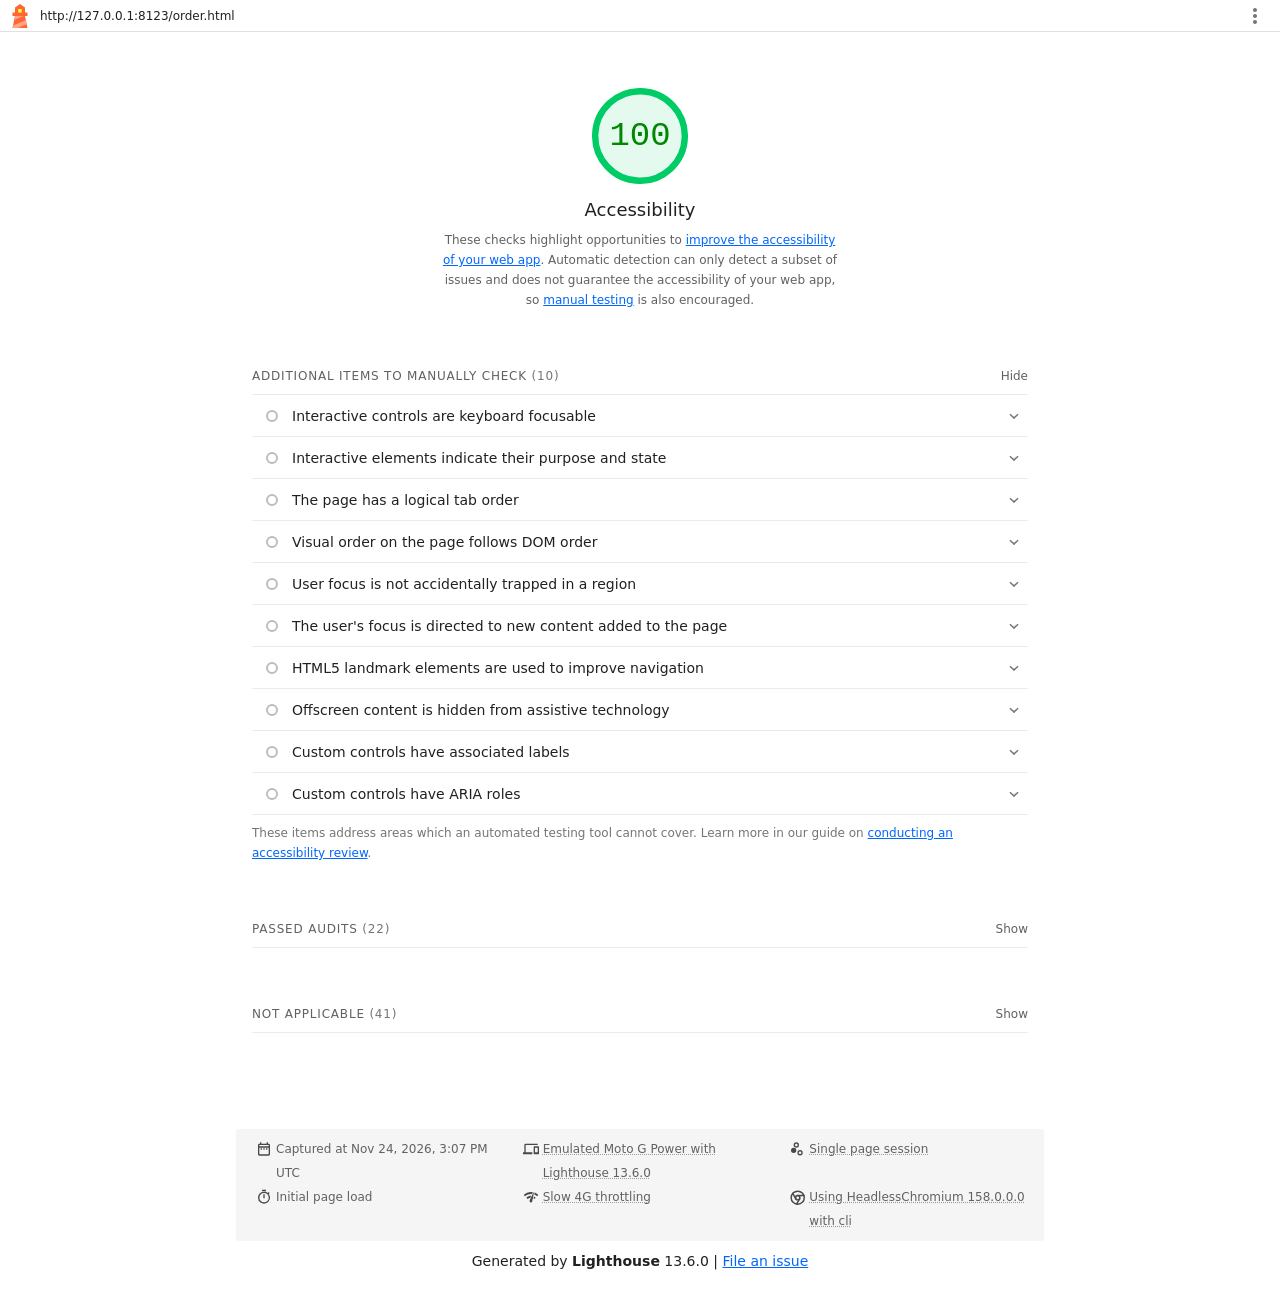
<file: lighthouse/order.report.html>
<!--
@license
Copyright 2018 Google LLC
SPDX-License-Identifier: Apache-2.0
-->
<!doctype html>
<html lang="en">
<head>
  <meta charset="utf-8">
  <meta name="viewport" content="width=device-width, initial-scale=1, minimum-scale=1">
  <link rel="icon" href='data:image/svg+xml;utf8,<svg fill="none" xmlns="http://www.w3.org/2000/svg" viewBox="0 0 48 48"><path d="m14 7 10-7 10 7v10h5v7h-5l5 24H9l5-24H9v-7h5V7Z" fill="%23F63"/><path d="M31.561 24H14l-1.689 8.105L31.561 24ZM18.983 48H9l1.022-4.907L35.723 32.27l1.663 7.98L18.983 48Z" fill="%23FFA385"/><path fill="%23FF3" d="M20.5 10h7v7h-7z"/></svg>'>
  <title>Lighthouse Report</title>
  <style>body {margin: 0}</style>
</head>
<body>
  <noscript>Lighthouse report requires JavaScript. Please enable.</noscript>

  <div id="lh-log"></div>

  <script>window.__LIGHTHOUSE_JSON__ = {"lighthouseVersion":"13.6.0","requestedUrl":"http://127.0.0.1:8123/order.html","mainDocumentUrl":"http://127.0.0.1:8123/order.html","finalDisplayedUrl":"http://127.0.0.1:8123/order.html","finalUrl":"http://127.0.0.1:8123/order.html","fetchTime":"2026-11-24T15:07:32.462Z","gatherMode":"navigation","runWarnings":[],"userAgent":"Mozilla/5.0 (Windows NT 10.0; Win64; x64) AppleWebKit/537.36 (KHTML, like Gecko) HeadlessChrome/158.0.0.0 Safari/537.36","environment":{"networkUserAgent":"Mozilla/5.0 (Linux; Android 11; moto g power (2022)) AppleWebKit/537.36 (KHTML, like Gecko) Chrome/158.0.0.0 Mobile Safari/537.36","hostUserAgent":"Mozilla/5.0 (Windows NT 10.0; Win64; x64) AppleWebKit/537.36 (KHTML, like Gecko) HeadlessChrome/158.0.0.0 Safari/537.36","benchmarkIndex":2541.5,"credits":{"axe-core":"4.14.0"}},"audits":{"accesskeys":{"id":"accesskeys","title":"`[accesskey]` values are unique","description":"Access keys let users quickly focus a part of the page. For proper navigation, each access key must be unique. [Learn more about access keys](https://dequeuniversity.com/rules/axe/4.14/accesskeys).","score":null,"scoreDisplayMode":"notApplicable"},"aria-allowed-attr":{"id":"aria-allowed-attr","title":"`[aria-*]` attributes match their roles","description":"Each ARIA `role` supports a specific subset of `aria-*` attributes. Mismatching these invalidates the `aria-*` attributes. [Learn how to match ARIA attributes to their roles](https://dequeuniversity.com/rules/axe/4.14/aria-allowed-attr).","score":1,"scoreDisplayMode":"binary","details":{"type":"table","headings":[{"key":"node","valueType":"node","subItemsHeading":{"key":"relatedNode","valueType":"node"},"label":"Failing Elements"}],"items":[]}},"aria-allowed-role":{"id":"aria-allowed-role","title":"Uses ARIA roles only on compatible elements","description":"Many HTML elements can only be assigned certain ARIA roles. Using ARIA roles where they are not allowed can interfere with the accessibility of the web page. [Learn more about ARIA roles](https://dequeuniversity.com/rules/axe/4.14/aria-allowed-role).","score":null,"scoreDisplayMode":"notApplicable"},"aria-command-name":{"id":"aria-command-name","title":"`button`, `link`, and `menuitem` elements have accessible names","description":"When an element doesn't have an accessible name, screen readers announce it with a generic name, making it unusable for users who rely on screen readers. [Learn how to make command elements more accessible](https://dequeuniversity.com/rules/axe/4.14/aria-command-name).","score":null,"scoreDisplayMode":"notApplicable"},"aria-conditional-attr":{"id":"aria-conditional-attr","title":"ARIA attributes are used as specified for the element's role","description":"Some ARIA attributes are only allowed on an element under certain conditions. [Learn more about conditional ARIA attributes](https://dequeuniversity.com/rules/axe/4.14/aria-conditional-attr).","score":1,"scoreDisplayMode":"binary","details":{"type":"table","headings":[{"key":"node","valueType":"node","subItemsHeading":{"key":"relatedNode","valueType":"node"},"label":"Failing Elements"}],"items":[]}},"aria-deprecated-role":{"id":"aria-deprecated-role","title":"Deprecated ARIA roles were not used","description":"Deprecated ARIA roles may not be processed correctly by assistive technology. [Learn more about deprecated ARIA roles](https://dequeuniversity.com/rules/axe/4.14/aria-deprecated-role).","score":null,"scoreDisplayMode":"notApplicable"},"aria-dialog-name":{"id":"aria-dialog-name","title":"Elements with `role=\"dialog\"` or `role=\"alertdialog\"` have accessible names.","description":"ARIA dialog elements without accessible names may prevent screen readers users from discerning the purpose of these elements. [Learn how to make ARIA dialog elements more accessible](https://dequeuniversity.com/rules/axe/4.14/aria-dialog-name).","score":null,"scoreDisplayMode":"notApplicable"},"aria-hidden-body":{"id":"aria-hidden-body","title":"`[aria-hidden=\"true\"]` is not present on the document `\u003cbody>`","description":"Assistive technologies, like screen readers, work inconsistently when `aria-hidden=\"true\"` is set on the document `\u003cbody>`. [Learn how `aria-hidden` affects the document body](https://dequeuniversity.com/rules/axe/4.14/aria-hidden-body).","score":1,"scoreDisplayMode":"binary","details":{"type":"table","headings":[{"key":"node","valueType":"node","subItemsHeading":{"key":"relatedNode","valueType":"node"},"label":"Failing Elements"}],"items":[]}},"aria-hidden-focus":{"id":"aria-hidden-focus","title":"`[aria-hidden=\"true\"]` elements do not contain focusable descendents","description":"Focusable descendents within an `[aria-hidden=\"true\"]` element prevent those interactive elements from being available to users of assistive technologies like screen readers. [Learn how `aria-hidden` affects focusable elements](https://dequeuniversity.com/rules/axe/4.14/aria-hidden-focus).","score":null,"scoreDisplayMode":"notApplicable"},"aria-input-field-name":{"id":"aria-input-field-name","title":"ARIA input fields have accessible names","description":"When an input field doesn't have an accessible name, screen readers announce it with a generic name, making it unusable for users who rely on screen readers. [Learn more about input field labels](https://dequeuniversity.com/rules/axe/4.14/aria-input-field-name).","score":null,"scoreDisplayMode":"notApplicable"},"aria-meter-name":{"id":"aria-meter-name","title":"ARIA `meter` elements have accessible names","description":"When a meter element doesn't have an accessible name, screen readers announce it with a generic name, making it unusable for users who rely on screen readers. [Learn how to name `meter` elements](https://dequeuniversity.com/rules/axe/4.14/aria-meter-name).","score":null,"scoreDisplayMode":"notApplicable"},"aria-progressbar-name":{"id":"aria-progressbar-name","title":"ARIA `progressbar` elements have accessible names","description":"When a `progressbar` element doesn't have an accessible name, screen readers announce it with a generic name, making it unusable for users who rely on screen readers. [Learn how to label `progressbar` elements](https://dequeuniversity.com/rules/axe/4.14/aria-progressbar-name).","score":null,"scoreDisplayMode":"notApplicable"},"aria-prohibited-attr":{"id":"aria-prohibited-attr","title":"Elements use only permitted ARIA attributes","description":"Using ARIA attributes in roles where they are prohibited can mean that important information is not communicated to users of assistive technologies. [Learn more about prohibited ARIA roles](https://dequeuniversity.com/rules/axe/4.14/aria-prohibited-attr).","score":1,"scoreDisplayMode":"binary","details":{"type":"table","headings":[{"key":"node","valueType":"node","subItemsHeading":{"key":"relatedNode","valueType":"node"},"label":"Failing Elements"}],"items":[]}},"aria-required-attr":{"id":"aria-required-attr","title":"`[role]`s have all required `[aria-*]` attributes","description":"Some ARIA roles have required attributes that describe the state of the element to screen readers. [Learn more about roles and required attributes](https://dequeuniversity.com/rules/axe/4.14/aria-required-attr).","score":null,"scoreDisplayMode":"notApplicable"},"aria-required-children":{"id":"aria-required-children","title":"Elements with an ARIA `[role]` that require children to contain a specific `[role]` have all required children.","description":"Some ARIA parent roles must contain specific child roles to perform their intended accessibility functions. [Learn more about roles and required children elements](https://dequeuniversity.com/rules/axe/4.14/aria-required-children).","score":null,"scoreDisplayMode":"notApplicable"},"aria-required-parent":{"id":"aria-required-parent","title":"`[role]`s are contained by their required parent element","description":"Some ARIA child roles must be contained by specific parent roles to properly perform their intended accessibility functions. [Learn more about ARIA roles and required parent element](https://dequeuniversity.com/rules/axe/4.14/aria-required-parent).","score":null,"scoreDisplayMode":"notApplicable"},"aria-roles":{"id":"aria-roles","title":"`[role]` values are valid","description":"ARIA roles must have valid values in order to perform their intended accessibility functions. [Learn more about valid ARIA roles](https://dequeuniversity.com/rules/axe/4.14/aria-roles).","score":null,"scoreDisplayMode":"notApplicable"},"aria-text":{"id":"aria-text","title":"Elements with the `role=text` attribute do not have focusable descendents.","description":"Adding `role=text` around a text node split by markup enables VoiceOver to treat it as one phrase, but the element's focusable descendents will not be announced. [Learn more about the `role=text` attribute](https://dequeuniversity.com/rules/axe/4.14/aria-text).","score":null,"scoreDisplayMode":"notApplicable"},"aria-toggle-field-name":{"id":"aria-toggle-field-name","title":"ARIA toggle fields have accessible names","description":"When a toggle field doesn't have an accessible name, screen readers announce it with a generic name, making it unusable for users who rely on screen readers. [Learn more about toggle fields](https://dequeuniversity.com/rules/axe/4.14/aria-toggle-field-name).","score":null,"scoreDisplayMode":"notApplicable"},"aria-tooltip-name":{"id":"aria-tooltip-name","title":"ARIA `tooltip` elements have accessible names","description":"When a tooltip element doesn't have an accessible name, screen readers announce it with a generic name, making it unusable for users who rely on screen readers. [Learn how to name `tooltip` elements](https://dequeuniversity.com/rules/axe/4.14/aria-tooltip-name).","score":null,"scoreDisplayMode":"notApplicable"},"aria-treeitem-name":{"id":"aria-treeitem-name","title":"ARIA `treeitem` elements have accessible names","description":"When a `treeitem` element doesn't have an accessible name, screen readers announce it with a generic name, making it unusable for users who rely on screen readers. [Learn more about labeling `treeitem` elements](https://dequeuniversity.com/rules/axe/4.14/aria-treeitem-name).","score":null,"scoreDisplayMode":"notApplicable"},"aria-valid-attr-value":{"id":"aria-valid-attr-value","title":"`[aria-*]` attributes have valid values","description":"Assistive technologies, like screen readers, can't interpret ARIA attributes with invalid values. [Learn more about valid values for ARIA attributes](https://dequeuniversity.com/rules/axe/4.14/aria-valid-attr-value).","score":1,"scoreDisplayMode":"binary","details":{"type":"table","headings":[{"key":"node","valueType":"node","subItemsHeading":{"key":"relatedNode","valueType":"node"},"label":"Failing Elements"}],"items":[]}},"aria-valid-attr":{"id":"aria-valid-attr","title":"`[aria-*]` attributes are valid and not misspelled","description":"Assistive technologies, like screen readers, can't interpret ARIA attributes with invalid names. [Learn more about valid ARIA attributes](https://dequeuniversity.com/rules/axe/4.14/aria-valid-attr).","score":1,"scoreDisplayMode":"binary","details":{"type":"table","headings":[{"key":"node","valueType":"node","subItemsHeading":{"key":"relatedNode","valueType":"node"},"label":"Failing Elements"}],"items":[]}},"button-name":{"id":"button-name","title":"Buttons have an accessible name","description":"When a button doesn't have an accessible name, screen readers announce it as \"button\", making it unusable for users who rely on screen readers. [Learn how to make buttons more accessible](https://dequeuniversity.com/rules/axe/4.14/button-name).","score":1,"scoreDisplayMode":"binary","details":{"type":"table","headings":[{"key":"node","valueType":"node","subItemsHeading":{"key":"relatedNode","valueType":"node"},"label":"Failing Elements"}],"items":[]}},"bypass":{"id":"bypass","title":"The page contains a heading, skip link, or landmark region","description":"Adding ways to bypass repetitive content lets keyboard users navigate the page more efficiently. [Learn more about bypass blocks](https://dequeuniversity.com/rules/axe/4.14/bypass).","score":null,"scoreDisplayMode":"notApplicable"},"color-contrast":{"id":"color-contrast","title":"Background and foreground colors have a sufficient contrast ratio","description":"Low-contrast text is difficult or impossible for many users to read. [Learn how to provide sufficient color contrast](https://dequeuniversity.com/rules/axe/4.14/color-contrast).","score":1,"scoreDisplayMode":"binary","details":{"type":"table","headings":[{"key":"node","valueType":"node","subItemsHeading":{"key":"relatedNode","valueType":"node"},"label":"Failing Elements"}],"items":[]}},"definition-list":{"id":"definition-list","title":"`\u003cdl>`'s contain only properly-ordered `\u003cdt>` and `\u003cdd>` groups, `\u003cscript>`, `\u003ctemplate>` or `\u003cdiv>` elements.","description":"When definition lists are not properly marked up, screen readers may produce confusing or inaccurate output. [Learn how to structure definition lists correctly](https://dequeuniversity.com/rules/axe/4.14/definition-list).","score":null,"scoreDisplayMode":"notApplicable"},"dlitem":{"id":"dlitem","title":"Definition list items are wrapped in `\u003cdl>` elements","description":"Definition list items (`\u003cdt>` and `\u003cdd>`) must be wrapped in a parent `\u003cdl>` element to ensure that screen readers can properly announce them. [Learn how to structure definition lists correctly](https://dequeuniversity.com/rules/axe/4.14/dlitem).","score":null,"scoreDisplayMode":"notApplicable"},"document-title":{"id":"document-title","title":"Document has a `\u003ctitle>` element","description":"The title gives screen reader users an overview of the page, and search engine users rely on it heavily to determine if a page is relevant to their search. [Learn more about document titles](https://dequeuniversity.com/rules/axe/4.14/document-title).","score":1,"scoreDisplayMode":"binary","details":{"type":"table","headings":[{"key":"node","valueType":"node","subItemsHeading":{"key":"relatedNode","valueType":"node"},"label":"Failing Elements"}],"items":[]}},"duplicate-id-aria":{"id":"duplicate-id-aria","title":"ARIA IDs are unique","description":"The value of an ARIA ID must be unique to prevent other instances from being overlooked by assistive technologies. [Learn how to fix duplicate ARIA IDs](https://dequeuniversity.com/rules/axe/4.14/duplicate-id-aria).","score":null,"scoreDisplayMode":"notApplicable"},"empty-heading":{"id":"empty-heading","title":"All heading elements contain content.","description":"A heading with no content or inaccessible text prevent screen reader users from accessing information on the page's structure. [Learn more about headings](https://dequeuniversity.com/rules/axe/4.14/empty-heading).","score":null,"scoreDisplayMode":"notApplicable"},"form-field-multiple-labels":{"id":"form-field-multiple-labels","title":"No form fields have multiple labels","description":"Form fields with multiple labels can be confusingly announced by assistive technologies like screen readers which use either the first, the last, or all of the labels. [Learn how to use form labels](https://dequeuniversity.com/rules/axe/4.14/form-field-multiple-labels).","score":null,"scoreDisplayMode":"notApplicable"},"frame-title":{"id":"frame-title","title":"`\u003cframe>` or `\u003ciframe>` elements have a title","description":"Screen reader users rely on frame titles to describe the contents of frames. [Learn more about frame titles](https://dequeuniversity.com/rules/axe/4.14/frame-title).","score":null,"scoreDisplayMode":"notApplicable"},"heading-order":{"id":"heading-order","title":"Heading elements appear in a sequentially-descending order","description":"Properly ordered headings that do not skip levels convey the semantic structure of the page, making it easier to navigate and understand when using assistive technologies. [Learn more about heading order](https://dequeuniversity.com/rules/axe/4.14/heading-order).","score":1,"scoreDisplayMode":"binary","details":{"type":"table","headings":[{"key":"node","valueType":"node","subItemsHeading":{"key":"relatedNode","valueType":"node"},"label":"Failing Elements"}],"items":[]}},"html-has-lang":{"id":"html-has-lang","title":"`\u003chtml>` element has a `[lang]` attribute","description":"If a page doesn't specify a `lang` attribute, a screen reader assumes that the page is in the default language that the user chose when setting up the screen reader. If the page isn't actually in the default language, then the screen reader might not announce the page's text correctly. [Learn more about the `lang` attribute](https://dequeuniversity.com/rules/axe/4.14/html-has-lang).","score":1,"scoreDisplayMode":"binary","details":{"type":"table","headings":[{"key":"node","valueType":"node","subItemsHeading":{"key":"relatedNode","valueType":"node"},"label":"Failing Elements"}],"items":[]}},"html-lang-valid":{"id":"html-lang-valid","title":"`\u003chtml>` element has a valid value for its `[lang]` attribute","description":"Specifying a valid [BCP 47 language](https://www.w3.org/International/questions/qa-choosing-language-tags#question) helps screen readers announce text properly. [Learn how to use the `lang` attribute](https://dequeuniversity.com/rules/axe/4.14/html-lang-valid).","score":1,"scoreDisplayMode":"binary","details":{"type":"table","headings":[{"key":"node","valueType":"node","subItemsHeading":{"key":"relatedNode","valueType":"node"},"label":"Failing Elements"}],"items":[]}},"html-xml-lang-mismatch":{"id":"html-xml-lang-mismatch","title":"`\u003chtml>` element has an `[xml:lang]` attribute with the same base language as the `[lang]` attribute.","description":"If the webpage does not specify a consistent language, then the screen reader might not announce the page's text correctly. [Learn more about the `lang` attribute](https://dequeuniversity.com/rules/axe/4.14/html-xml-lang-mismatch).","score":null,"scoreDisplayMode":"notApplicable"},"identical-links-same-purpose":{"id":"identical-links-same-purpose","title":"Identical links have the same purpose.","description":"Links with the same destination should have the same description, to help users understand the link's purpose and decide whether to follow it. [Learn more about identical links](https://dequeuniversity.com/rules/axe/4.14/identical-links-same-purpose).","score":null,"scoreDisplayMode":"notApplicable"},"image-alt":{"id":"image-alt","title":"Image elements have `[alt]` attributes","description":"Informative elements should aim for short, descriptive alternate text. Decorative elements can be ignored with an empty alt attribute. [Learn more about the `alt` attribute](https://dequeuniversity.com/rules/axe/4.14/image-alt).","score":null,"scoreDisplayMode":"notApplicable"},"image-redundant-alt":{"id":"image-redundant-alt","title":"Image elements do not have `[alt]` attributes that are redundant text.","description":"Informative elements should aim for short, descriptive alternative text. Alternative text that is exactly the same as the text adjacent to the link or image is potentially confusing for screen reader users, because the text will be read twice. [Learn more about the `alt` attribute](https://dequeuniversity.com/rules/axe/4.14/image-redundant-alt).","score":null,"scoreDisplayMode":"notApplicable"},"input-button-name":{"id":"input-button-name","title":"Input buttons have discernible text.","description":"Adding discernable and accessible text to input buttons may help screen reader users understand the purpose of the input button. [Learn more about input buttons](https://dequeuniversity.com/rules/axe/4.14/input-button-name).","score":null,"scoreDisplayMode":"notApplicable"},"input-image-alt":{"id":"input-image-alt","title":"`\u003cinput type=\"image\">` elements have `[alt]` text","description":"When an image is being used as an `\u003cinput>` button, providing alternative text can help screen reader users understand the purpose of the button. [Learn about input image alt text](https://dequeuniversity.com/rules/axe/4.14/input-image-alt).","score":null,"scoreDisplayMode":"notApplicable"},"label-content-name-mismatch":{"id":"label-content-name-mismatch","title":"Elements with visible text labels have matching accessible names.","description":"Visible text labels that do not match the accessible name can result in a confusing experience for screen reader users. [Learn more about accessible names](https://dequeuniversity.com/rules/axe/4.14/label-content-name-mismatch).","score":1,"scoreDisplayMode":"binary","details":{"type":"table","headings":[{"key":"node","valueType":"node","subItemsHeading":{"key":"relatedNode","valueType":"node"},"label":"Failing Elements"}],"items":[]}},"label":{"id":"label","title":"Form elements have associated labels","description":"Labels ensure that form controls are announced properly by assistive technologies, like screen readers. [Learn more about form element labels](https://dequeuniversity.com/rules/axe/4.14/label).","score":1,"scoreDisplayMode":"binary","details":{"type":"table","headings":[{"key":"node","valueType":"node","subItemsHeading":{"key":"relatedNode","valueType":"node"},"label":"Failing Elements"}],"items":[]}},"landmark-one-main":{"id":"landmark-one-main","title":"Document has a main landmark.","description":"One main landmark helps screen reader users navigate a web page. [Learn more about landmarks](https://dequeuniversity.com/rules/axe/4.14/landmark-one-main).","score":1,"scoreDisplayMode":"binary","details":{"type":"table","headings":[{"key":"node","valueType":"node","subItemsHeading":{"key":"relatedNode","valueType":"node"},"label":"Failing Elements"}],"items":[]}},"link-name":{"id":"link-name","title":"Links have a discernible name","description":"Link text (and alternate text for images, when used as links) that is discernible, unique, and focusable improves the navigation experience for screen reader users. [Learn how to make links accessible](https://dequeuniversity.com/rules/axe/4.14/link-name).","score":1,"scoreDisplayMode":"binary","details":{"type":"table","headings":[{"key":"node","valueType":"node","subItemsHeading":{"key":"relatedNode","valueType":"node"},"label":"Failing Elements"}],"items":[]}},"link-in-text-block":{"id":"link-in-text-block","title":"Links are distinguishable without relying on color.","description":"Low-contrast text is difficult or impossible for many users to read. Link text that is discernible improves the experience for users with low vision. [Learn how to make links distinguishable](https://dequeuniversity.com/rules/axe/4.14/link-in-text-block).","score":null,"scoreDisplayMode":"notApplicable"},"list":{"id":"list","title":"Lists contain only `\u003cli>` elements and script supporting elements (`\u003cscript>` and `\u003ctemplate>`).","description":"Screen readers have a specific way of announcing lists. Ensuring proper list structure aids screen reader output. [Learn more about proper list structure](https://dequeuniversity.com/rules/axe/4.14/list).","score":1,"scoreDisplayMode":"binary","details":{"type":"table","headings":[{"key":"node","valueType":"node","subItemsHeading":{"key":"relatedNode","valueType":"node"},"label":"Failing Elements"}],"items":[]}},"listitem":{"id":"listitem","title":"List items (`\u003cli>`) are contained within `\u003cul>`, `\u003col>` or `\u003cmenu>` parent elements","description":"Screen readers require list items (`\u003cli>`) to be contained within a parent `\u003cul>`, `\u003col>` or `\u003cmenu>` to be announced properly. [Learn more about proper list structure](https://dequeuniversity.com/rules/axe/4.14/listitem).","score":1,"scoreDisplayMode":"binary","details":{"type":"table","headings":[{"key":"node","valueType":"node","subItemsHeading":{"key":"relatedNode","valueType":"node"},"label":"Failing Elements"}],"items":[]}},"meta-refresh":{"id":"meta-refresh","title":"The document does not use `\u003cmeta http-equiv=\"refresh\">`","description":"Users do not expect a page to refresh automatically, and doing so will move focus back to the top of the page. This may create a frustrating or confusing experience. [Learn more about the refresh meta tag](https://dequeuniversity.com/rules/axe/4.14/meta-refresh).","score":null,"scoreDisplayMode":"notApplicable"},"meta-viewport":{"id":"meta-viewport","title":"`[user-scalable=\"no\"]` is not used in the `\u003cmeta name=\"viewport\">` element and the `[maximum-scale]` attribute is not less than 5.","description":"Disabling zooming is problematic for users with low vision who rely on screen magnification to properly see the contents of a web page. [Learn more about the viewport meta tag](https://dequeuniversity.com/rules/axe/4.14/meta-viewport).","score":1,"scoreDisplayMode":"binary","details":{"type":"table","headings":[{"key":"node","valueType":"node","subItemsHeading":{"key":"relatedNode","valueType":"node"},"label":"Failing Elements"}],"items":[]}},"object-alt":{"id":"object-alt","title":"`\u003cobject>` elements have alternate text","description":"Screen readers cannot translate non-text content. Adding alternate text to `\u003cobject>` elements helps screen readers convey meaning to users. [Learn more about alt text for `object` elements](https://dequeuniversity.com/rules/axe/4.14/object-alt).","score":null,"scoreDisplayMode":"notApplicable"},"select-name":{"id":"select-name","title":"Select elements have associated label elements.","description":"Form elements without effective labels can create frustrating experiences for screen reader users. [Learn more about the `select` element](https://dequeuniversity.com/rules/axe/4.14/select-name).","score":1,"scoreDisplayMode":"binary","details":{"type":"table","headings":[{"key":"node","valueType":"node","subItemsHeading":{"key":"relatedNode","valueType":"node"},"label":"Failing Elements"}],"items":[]}},"skip-link":{"id":"skip-link","title":"Skip links are focusable.","description":"Including a skip link can help users skip to the main content to save time. [Learn more about skip links](https://dequeuniversity.com/rules/axe/4.14/skip-link).","score":1,"scoreDisplayMode":"binary","details":{"type":"table","headings":[{"key":"node","valueType":"node","subItemsHeading":{"key":"relatedNode","valueType":"node"},"label":"Failing Elements"}],"items":[]}},"tabindex":{"id":"tabindex","title":"No element has a `[tabindex]` value greater than 0","description":"A value greater than 0 implies an explicit navigation ordering. Although technically valid, this often creates frustrating experiences for users who rely on assistive technologies. [Learn more about the `tabindex` attribute](https://dequeuniversity.com/rules/axe/4.14/tabindex).","score":null,"scoreDisplayMode":"notApplicable"},"table-duplicate-name":{"id":"table-duplicate-name","title":"Tables have different content in the summary attribute and `\u003ccaption>`.","description":"The summary attribute should describe the table structure, while `\u003ccaption>` should have the onscreen title. Accurate table mark-up helps users of screen readers. [Learn more about summary and caption](https://dequeuniversity.com/rules/axe/4.14/table-duplicate-name).","score":null,"scoreDisplayMode":"notApplicable"},"table-fake-caption":{"id":"table-fake-caption","title":"Tables use `\u003ccaption>` instead of cells with the `[colspan]` attribute to indicate a caption.","description":"Screen readers have features to make navigating tables easier. Ensuring that tables use the actual caption element instead of cells with the `[colspan]` attribute may improve the experience for screen reader users. [Learn more about captions](https://dequeuniversity.com/rules/axe/4.14/table-fake-caption).","score":null,"scoreDisplayMode":"notApplicable"},"target-size":{"id":"target-size","title":"Touch targets have sufficient size and spacing.","description":"Touch targets with sufficient size and spacing help users who may have difficulty targeting small controls to activate the targets. [Learn more about touch targets](https://dequeuniversity.com/rules/axe/4.14/target-size).","score":1,"scoreDisplayMode":"binary","details":{"type":"table","headings":[{"key":"node","valueType":"node","subItemsHeading":{"key":"relatedNode","valueType":"node"},"label":"Failing Elements"}],"items":[]}},"td-has-header":{"id":"td-has-header","title":"`\u003ctd>` elements in a large `\u003ctable>` have one or more table headers.","description":"Screen readers have features to make navigating tables easier. Ensuring that `\u003ctd>` elements in a large table (3 or more cells in width and height) have an associated table header may improve the experience for screen reader users. [Learn more about table headers](https://dequeuniversity.com/rules/axe/4.14/td-has-header).","score":null,"scoreDisplayMode":"notApplicable"},"td-headers-attr":{"id":"td-headers-attr","title":"Cells in a `\u003ctable>` element that use the `[headers]` attribute refer to table cells within the same table.","description":"Screen readers have features to make navigating tables easier. Ensuring `\u003ctd>` cells using the `[headers]` attribute only refer to other cells in the same table may improve the experience for screen reader users. [Learn more about the `headers` attribute](https://dequeuniversity.com/rules/axe/4.14/td-headers-attr).","score":null,"scoreDisplayMode":"notApplicable"},"th-has-data-cells":{"id":"th-has-data-cells","title":"`\u003cth>` elements and elements with `[role=\"columnheader\"/\"rowheader\"]` have data cells they describe.","description":"Screen readers have features to make navigating tables easier. Ensuring table headers always refer to some set of cells may improve the experience for screen reader users. [Learn more about table headers](https://dequeuniversity.com/rules/axe/4.14/th-has-data-cells).","score":null,"scoreDisplayMode":"notApplicable"},"valid-lang":{"id":"valid-lang","title":"`[lang]` attributes have a valid value","description":"Specifying a valid [BCP 47 language](https://www.w3.org/International/questions/qa-choosing-language-tags#question) on elements helps ensure that text is pronounced correctly by a screen reader. [Learn how to use the `lang` attribute](https://dequeuniversity.com/rules/axe/4.14/valid-lang).","score":null,"scoreDisplayMode":"notApplicable"},"video-caption":{"id":"video-caption","title":"`\u003cvideo>` elements contain a `\u003ctrack>` element with `[kind=\"captions\"]`","description":"When a video provides a caption it is easier for deaf and hearing impaired users to access its information. [Learn more about video captions](https://dequeuniversity.com/rules/axe/4.14/video-caption).","score":null,"scoreDisplayMode":"notApplicable"},"custom-controls-labels":{"id":"custom-controls-labels","title":"Custom controls have associated labels","description":"Custom interactive controls have associated labels, provided by aria-label or aria-labelledby. [Learn more about custom controls and labels](https://developer.chrome.com/docs/lighthouse/accessibility/custom-controls-labels/).","score":null,"scoreDisplayMode":"manual"},"custom-controls-roles":{"id":"custom-controls-roles","title":"Custom controls have ARIA roles","description":"Custom interactive controls have appropriate ARIA roles. [Learn how to add roles to custom controls](https://developer.chrome.com/docs/lighthouse/accessibility/custom-control-roles/).","score":null,"scoreDisplayMode":"manual"},"focus-traps":{"id":"focus-traps","title":"User focus is not accidentally trapped in a region","description":"A user can tab into and out of any control or region without accidentally trapping their focus. [Learn how to avoid focus traps](https://developer.chrome.com/docs/lighthouse/accessibility/focus-traps/).","score":null,"scoreDisplayMode":"manual"},"focusable-controls":{"id":"focusable-controls","title":"Interactive controls are keyboard focusable","description":"Custom interactive controls are keyboard focusable and display a focus indicator. [Learn how to make custom controls focusable](https://developer.chrome.com/docs/lighthouse/accessibility/focusable-controls/).","score":null,"scoreDisplayMode":"manual"},"interactive-element-affordance":{"id":"interactive-element-affordance","title":"Interactive elements indicate their purpose and state","description":"Interactive elements, such as links and buttons, should indicate their state and be distinguishable from non-interactive elements. [Learn how to decorate interactive elements with affordance hints](https://developer.chrome.com/docs/lighthouse/accessibility/interactive-element-affordance/).","score":null,"scoreDisplayMode":"manual"},"logical-tab-order":{"id":"logical-tab-order","title":"The page has a logical tab order","description":"Tabbing through the page follows the visual layout. Users cannot focus elements that are offscreen. [Learn more about logical tab ordering](https://developer.chrome.com/docs/lighthouse/accessibility/logical-tab-order/).","score":null,"scoreDisplayMode":"manual"},"managed-focus":{"id":"managed-focus","title":"The user's focus is directed to new content added to the page","description":"If new content, such as a dialog, is added to the page, the user's focus is directed to it. [Learn how to direct focus to new content](https://developer.chrome.com/docs/lighthouse/accessibility/managed-focus/).","score":null,"scoreDisplayMode":"manual"},"offscreen-content-hidden":{"id":"offscreen-content-hidden","title":"Offscreen content is hidden from assistive technology","description":"Offscreen content is hidden with display: none or aria-hidden=true. [Learn how to properly hide offscreen content](https://developer.chrome.com/docs/lighthouse/accessibility/offscreen-content-hidden/).","score":null,"scoreDisplayMode":"manual"},"use-landmarks":{"id":"use-landmarks","title":"HTML5 landmark elements are used to improve navigation","description":"Landmark elements (`\u003cmain>`, `\u003cnav>`, etc.) are used to improve the keyboard navigation of the page for assistive technology. [Learn more about landmark elements](https://developer.chrome.com/docs/lighthouse/accessibility/use-landmarks/).","score":null,"scoreDisplayMode":"manual"},"visual-order-follows-dom":{"id":"visual-order-follows-dom","title":"Visual order on the page follows DOM order","description":"DOM order matches the visual order, improving navigation for assistive technology. [Learn more about DOM and visual ordering](https://developer.chrome.com/docs/lighthouse/accessibility/visual-order-follows-dom/).","score":null,"scoreDisplayMode":"manual"},"autocomplete-valid":{"id":"autocomplete-valid","title":"`autocomplete` attributes are used correctly","description":"The `autocomplete` attribute values must be valid and correctly applied for screen readers to function correctly. [Learn more about valid autocomplete values](https://dequeuniversity.com/rules/axe/4.14/autocomplete-valid).","score":1,"scoreDisplayMode":"binary","details":{"type":"table","headings":[{"key":"node","valueType":"node","subItemsHeading":{"key":"relatedNode","valueType":"node"},"label":"Failing Elements"}],"items":[]}},"presentation-role-conflict":{"id":"presentation-role-conflict","title":"Elements with `role=\"none\"` or `role=\"presentation\"` do not have conflicts","description":"There are certain cases where the semantic role of an element with `role=\"none\"` or `role=\"presentation\"` does not resolve to none or presentation. To ensure the element remains removed from the accessibility tree, you should not add any global ARIA attributes to the element or make it focusable. [Learn more about presentation role conflict](https://dequeuniversity.com/rules/axe/4.14/presentation-role-conflict).","score":null,"scoreDisplayMode":"notApplicable"},"svg-img-alt":{"id":"svg-img-alt","title":"SVG elements with an `img` role have an accessible text alternative","description":"Ensures SVG elements with an `img`, `graphics-document` or `graphics-symbol` role have an accessible text alternative. [Learn more about SVG alt text](https://dequeuniversity.com/rules/axe/4.14/svg-img-alt).","score":null,"scoreDisplayMode":"notApplicable"}},"configSettings":{"output":["html"],"maxWaitForFcp":30000,"maxWaitForLoad":45000,"pauseAfterFcpMs":1000,"pauseAfterLoadMs":1000,"networkQuietThresholdMs":1000,"cpuQuietThresholdMs":1000,"formFactor":"mobile","throttling":{"rttMs":150,"throughputKbps":1638.4,"requestLatencyMs":562.5,"downloadThroughputKbps":1474.5600000000002,"uploadThroughputKbps":675,"cpuSlowdownMultiplier":4},"throttlingMethod":"simulate","screenEmulation":{"mobile":true,"width":412,"height":823,"deviceScaleFactor":1.75,"disabled":false},"emulatedUserAgent":"Mozilla/5.0 (Linux; Android 11; moto g power (2022)) AppleWebKit/537.36 (KHTML, like Gecko) Chrome/136.0.0.0 Mobile Safari/537.36","auditMode":false,"gatherMode":false,"clearStorageTypes":["file_systems","shader_cache","service_workers","cache_storage"],"disableStorageReset":false,"debugNavigation":false,"channel":"cli","usePassiveGathering":false,"disableFullPageScreenshot":false,"skipAboutBlank":false,"blankPage":"about:blank","ignoreStatusCode":false,"locale":"en-US","blockedUrlPatterns":null,"additionalTraceCategories":null,"extraHeaders":null,"precomputedLanternData":null,"onlyAudits":null,"onlyCategories":["accessibility"],"skipAudits":null},"categories":{"accessibility":{"title":"Accessibility","description":"These checks highlight opportunities to [improve the accessibility of your web app](https://developer.chrome.com/docs/lighthouse/accessibility/). Automatic detection can only detect a subset of issues and does not guarantee the accessibility of your web app, so [manual testing](https://web.dev/articles/how-to-review) is also encouraged.","manualDescription":"These items address areas which an automated testing tool cannot cover. Learn more in our guide on [conducting an accessibility review](https://web.dev/articles/how-to-review).","supportedModes":["navigation","snapshot"],"auditRefs":[{"id":"accesskeys","weight":0,"group":"a11y-navigation"},{"id":"aria-allowed-attr","weight":10,"group":"a11y-aria"},{"id":"aria-command-name","weight":0,"group":"a11y-aria"},{"id":"aria-conditional-attr","weight":7,"group":"a11y-aria"},{"id":"aria-deprecated-role","weight":0,"group":"a11y-aria"},{"id":"aria-dialog-name","weight":0,"group":"a11y-aria"},{"id":"aria-hidden-body","weight":10,"group":"a11y-aria"},{"id":"aria-hidden-focus","weight":0,"group":"a11y-aria"},{"id":"aria-input-field-name","weight":0,"group":"a11y-aria"},{"id":"aria-meter-name","weight":0,"group":"a11y-aria"},{"id":"aria-progressbar-name","weight":0,"group":"a11y-aria"},{"id":"aria-prohibited-attr","weight":7,"group":"a11y-aria"},{"id":"aria-required-attr","weight":0,"group":"a11y-aria"},{"id":"aria-required-children","weight":0,"group":"a11y-aria"},{"id":"aria-required-parent","weight":0,"group":"a11y-aria"},{"id":"aria-roles","weight":0,"group":"a11y-aria"},{"id":"aria-text","weight":0,"group":"a11y-aria"},{"id":"aria-toggle-field-name","weight":0,"group":"a11y-aria"},{"id":"aria-tooltip-name","weight":0,"group":"a11y-aria"},{"id":"aria-treeitem-name","weight":0,"group":"a11y-aria"},{"id":"aria-valid-attr-value","weight":10,"group":"a11y-aria"},{"id":"aria-valid-attr","weight":10,"group":"a11y-aria"},{"id":"button-name","weight":10,"group":"a11y-names-labels"},{"id":"bypass","weight":0,"group":"a11y-navigation"},{"id":"color-contrast","weight":7,"group":"a11y-color-contrast"},{"id":"definition-list","weight":0,"group":"a11y-tables-lists"},{"id":"dlitem","weight":0,"group":"a11y-tables-lists"},{"id":"document-title","weight":7,"group":"a11y-names-labels"},{"id":"duplicate-id-aria","weight":0,"group":"a11y-aria"},{"id":"form-field-multiple-labels","weight":0,"group":"a11y-names-labels"},{"id":"frame-title","weight":0,"group":"a11y-names-labels"},{"id":"heading-order","weight":3,"group":"a11y-navigation"},{"id":"html-has-lang","weight":7,"group":"a11y-language"},{"id":"html-lang-valid","weight":7,"group":"a11y-language"},{"id":"html-xml-lang-mismatch","weight":0,"group":"a11y-language"},{"id":"image-alt","weight":0,"group":"a11y-names-labels"},{"id":"input-button-name","weight":0,"group":"a11y-names-labels"},{"id":"input-image-alt","weight":0,"group":"a11y-names-labels"},{"id":"label","weight":10,"group":"a11y-names-labels"},{"id":"link-in-text-block","weight":0,"group":"a11y-color-contrast"},{"id":"link-name","weight":7,"group":"a11y-names-labels"},{"id":"list","weight":7,"group":"a11y-tables-lists"},{"id":"listitem","weight":7,"group":"a11y-tables-lists"},{"id":"meta-refresh","weight":0,"group":"a11y-best-practices"},{"id":"meta-viewport","weight":10,"group":"a11y-best-practices"},{"id":"object-alt","weight":0,"group":"a11y-names-labels"},{"id":"select-name","weight":10,"group":"a11y-names-labels"},{"id":"skip-link","weight":3,"group":"a11y-names-labels"},{"id":"tabindex","weight":0,"group":"a11y-navigation"},{"id":"target-size","weight":7,"group":"a11y-best-practices"},{"id":"td-headers-attr","weight":0,"group":"a11y-tables-lists"},{"id":"th-has-data-cells","weight":0,"group":"a11y-tables-lists"},{"id":"valid-lang","weight":0,"group":"a11y-language"},{"id":"video-caption","weight":0,"group":"a11y-audio-video"},{"id":"landmark-one-main","weight":3,"group":"a11y-best-practices"},{"id":"autocomplete-valid","weight":1,"group":"a11y-best-practices"},{"id":"presentation-role-conflict","weight":0,"group":"a11y-best-practices"},{"id":"svg-img-alt","weight":0,"group":"a11y-best-practices"},{"id":"focusable-controls","weight":0},{"id":"interactive-element-affordance","weight":0},{"id":"logical-tab-order","weight":0},{"id":"visual-order-follows-dom","weight":0},{"id":"focus-traps","weight":0},{"id":"managed-focus","weight":0},{"id":"use-landmarks","weight":0},{"id":"offscreen-content-hidden","weight":0},{"id":"custom-controls-labels","weight":0},{"id":"custom-controls-roles","weight":0},{"id":"table-duplicate-name","weight":0,"group":"a11y-best-practices"},{"id":"empty-heading","weight":0,"group":"a11y-best-practices"},{"id":"aria-allowed-role","weight":0,"group":"a11y-best-practices"},{"id":"image-redundant-alt","weight":0,"group":"a11y-names-labels"},{"id":"identical-links-same-purpose","weight":0,"group":"a11y-best-practices"},{"id":"label-content-name-mismatch","weight":0,"group":"hidden"},{"id":"table-fake-caption","weight":0,"group":"hidden"},{"id":"td-has-header","weight":0,"group":"hidden"}],"id":"accessibility","score":1}},"categoryGroups":{"metrics":{"title":"Metrics"},"insights":{"title":"Insights","description":"These insights are also available in the Chrome DevTools Performance Panel - [record a trace](https://developer.chrome.com/docs/devtools/performance/reference) to view more detailed information."},"diagnostics":{"title":"Diagnostics","description":"More information about the performance of your application. These numbers don't [directly affect](https://developer.chrome.com/docs/lighthouse/performance/performance-scoring/) the Performance score."},"a11y-best-practices":{"title":"Best practices","description":"These items highlight common accessibility best practices."},"a11y-color-contrast":{"title":"Contrast","description":"These are opportunities to improve the legibility of your content."},"a11y-names-labels":{"title":"Names and labels","description":"These are opportunities to improve the semantics of the controls in your application. This may enhance the experience for users of assistive technology, like a screen reader."},"a11y-navigation":{"title":"Navigation","description":"These are opportunities to improve keyboard navigation in your application."},"a11y-aria":{"title":"ARIA","description":"These are opportunities to improve the usage of ARIA in your application which may enhance the experience for users of assistive technology, like a screen reader."},"a11y-language":{"title":"Internationalization and localization","description":"These are opportunities to improve the interpretation of your content by users in different locales."},"a11y-audio-video":{"title":"Audio and video","description":"These are opportunities to provide alternative content for audio and video. This may improve the experience for users with hearing or vision impairments."},"a11y-tables-lists":{"title":"Tables and lists","description":"These are opportunities to improve the experience of reading tabular or list data using assistive technology, like a screen reader."},"seo-mobile":{"title":"Mobile Friendly","description":"Make sure your pages are mobile friendly so users don’t have to pinch or zoom in order to read the content pages. [Learn how to make pages mobile-friendly](https://developers.google.com/search/mobile-sites/)."},"seo-content":{"title":"Content Best Practices","description":"Format your HTML in a way that enables crawlers to better understand your app’s content."},"seo-crawl":{"title":"Crawling and Indexing","description":"To appear in search results, crawlers need access to your app."},"best-practices-trust-safety":{"title":"Trust and Safety"},"best-practices-ux":{"title":"User Experience"},"best-practices-browser-compat":{"title":"Browser Compatibility"},"best-practices-general":{"title":"General"},"webmcp":{"title":"WebMCP","description":"Audits validating WebMCP integration."},"agent-accessibility":{"title":"Agent Accessibility","description":"These audits highlight best practices for improving the accessibility of the website for AI agents."},"agent-discoverability":{"title":"Agent Discoverability","description":"These audits validate that websites expose discoverable resources, documentation, and catalogs for AI agents."},"hidden":{"title":""}},"stackPacks":[],"entities":[{"name":"127.0.0.1","origins":["http://127.0.0.1:8123"],"isFirstParty":true,"isUnrecognized":true}],"fullPageScreenshot":{"screenshot":{"data":"[data-uri]","width":412,"height":1536},"nodes":{"1-0-A":{"id":"","top":1468,"bottom":1512,"left":344,"right":388,"width":44,"height":44}}},"timing":{"entries":[{"startTime":1645.6,"name":"lh:config","duration":634.15,"entryType":"measure"},{"startTime":1646.77,"name":"lh:config:resolveArtifactsToDefns","duration":74.64,"entryType":"measure"},{"startTime":2279.9,"name":"lh:runner:gather","duration":5030.04,"entryType":"measure"},{"startTime":2339.75,"name":"lh:driver:connect","duration":5.72,"entryType":"measure"},{"startTime":2345.8,"name":"lh:driver:navigate","duration":9.57,"entryType":"measure"},{"startTime":2355.67,"name":"lh:gather:getBenchmarkIndex","duration":1005.42,"entryType":"measure"},{"startTime":3361.22,"name":"lh:gather:getVersion","duration":0.66,"entryType":"measure"},{"startTime":3361.95,"name":"lh:gather:getDevicePixelRatio","duration":1.65,"entryType":"measure"},{"startTime":3364.35,"name":"lh:prepare:navigationMode","duration":51.66,"entryType":"measure"},{"startTime":3365.19,"name":"lh:gather:getVersion","duration":0.36,"entryType":"measure"},{"startTime":3379.87,"name":"lh:storage:clearDataForOrigin","duration":21.54,"entryType":"measure"},{"startTime":3401.57,"name":"lh:storage:clearBrowserCaches","duration":12.82,"entryType":"measure"},{"startTime":3415.13,"name":"lh:gather:prepareThrottlingAndNetwork","duration":0.86,"entryType":"measure"},{"startTime":3426.9,"name":"lh:driver:navigate","duration":2538.47,"entryType":"measure"},{"startTime":5968.27,"name":"lh:computed:NetworkRecords","duration":0.72,"entryType":"measure"},{"startTime":5969.34,"name":"lh:gather:getArtifact:DevtoolsLog","duration":0.03,"entryType":"measure"},{"startTime":5969.38,"name":"lh:gather:getArtifact:Accessibility","duration":187.01,"entryType":"measure"},{"startTime":6156.59,"name":"lh:gather:getArtifact:NetworkUserAgent","duration":0.08,"entryType":"measure"},{"startTime":6156.68,"name":"lh:gather:getArtifact:Stacks","duration":10.29,"entryType":"measure"},{"startTime":6156.77,"name":"lh:gather:collectStacks","duration":10.17,"entryType":"measure"},{"startTime":6166.98,"name":"lh:gather:getArtifact:FullPageScreenshot","duration":1127.2,"entryType":"measure"},{"startTime":7290.74,"name":"lh:gather:getVersion","duration":0.74,"entryType":"measure"},{"startTime":7310.27,"name":"lh:runner:audit","duration":168.55,"entryType":"measure"},{"startTime":7310.37,"name":"lh:runner:auditing","duration":167.95,"entryType":"measure"},{"startTime":7311.56,"name":"lh:audit:accesskeys","duration":1.6,"entryType":"measure"},{"startTime":7313.56,"name":"lh:audit:aria-allowed-attr","duration":5.99,"entryType":"measure"},{"startTime":7319.94,"name":"lh:audit:aria-allowed-role","duration":5.01,"entryType":"measure"},{"startTime":7325.25,"name":"lh:audit:aria-command-name","duration":0.85,"entryType":"measure"},{"startTime":7326.38,"name":"lh:audit:aria-conditional-attr","duration":3.12,"entryType":"measure"},{"startTime":7329.71,"name":"lh:audit:aria-deprecated-role","duration":0.73,"entryType":"measure"},{"startTime":7330.66,"name":"lh:audit:aria-dialog-name","duration":0.84,"entryType":"measure"},{"startTime":7331.72,"name":"lh:audit:aria-hidden-body","duration":2.94,"entryType":"measure"},{"startTime":7334.88,"name":"lh:audit:aria-hidden-focus","duration":0.89,"entryType":"measure"},{"startTime":7336.01,"name":"lh:audit:aria-input-field-name","duration":0.93,"entryType":"measure"},{"startTime":7337.14,"name":"lh:audit:aria-meter-name","duration":0.97,"entryType":"measure"},{"startTime":7338.32,"name":"lh:audit:aria-progressbar-name","duration":1.03,"entryType":"measure"},{"startTime":7339.57,"name":"lh:audit:aria-prohibited-attr","duration":3.11,"entryType":"measure"},{"startTime":7342.92,"name":"lh:audit:aria-required-attr","duration":1.23,"entryType":"measure"},{"startTime":7344.39,"name":"lh:audit:aria-required-children","duration":1.14,"entryType":"measure"},{"startTime":7345.73,"name":"lh:audit:aria-required-parent","duration":1.23,"entryType":"measure"},{"startTime":7347.16,"name":"lh:audit:aria-roles","duration":1.24,"entryType":"measure"},{"startTime":7348.61,"name":"lh:audit:aria-text","duration":1.4,"entryType":"measure"},{"startTime":7350.23,"name":"lh:audit:aria-toggle-field-name","duration":1.43,"entryType":"measure"},{"startTime":7352.14,"name":"lh:audit:aria-tooltip-name","duration":1.56,"entryType":"measure"},{"startTime":7354.01,"name":"lh:audit:aria-treeitem-name","duration":1.51,"entryType":"measure"},{"startTime":7355.72,"name":"lh:audit:aria-valid-attr-value","duration":3.12,"entryType":"measure"},{"startTime":7359.03,"name":"lh:audit:aria-valid-attr","duration":3.05,"entryType":"measure"},{"startTime":7362.28,"name":"lh:audit:button-name","duration":2.65,"entryType":"measure"},{"startTime":7365.12,"name":"lh:audit:bypass","duration":2.8,"entryType":"measure"},{"startTime":7368.11,"name":"lh:audit:color-contrast","duration":2.52,"entryType":"measure"},{"startTime":7370.84,"name":"lh:audit:definition-list","duration":1.51,"entryType":"measure"},{"startTime":7372.54,"name":"lh:audit:dlitem","duration":1.61,"entryType":"measure"},{"startTime":7374.39,"name":"lh:audit:document-title","duration":3.33,"entryType":"measure"},{"startTime":7377.92,"name":"lh:audit:duplicate-id-aria","duration":2.62,"entryType":"measure"},{"startTime":7380.73,"name":"lh:audit:empty-heading","duration":2.71,"entryType":"measure"},{"startTime":7383.64,"name":"lh:audit:form-field-multiple-labels","duration":2.63,"entryType":"measure"},{"startTime":7386.46,"name":"lh:audit:frame-title","duration":1.44,"entryType":"measure"},{"startTime":7388.09,"name":"lh:audit:heading-order","duration":3.14,"entryType":"measure"},{"startTime":7391.43,"name":"lh:audit:html-has-lang","duration":2.75,"entryType":"measure"},{"startTime":7394.38,"name":"lh:audit:html-lang-valid","duration":2.67,"entryType":"measure"},{"startTime":7397.24,"name":"lh:audit:html-xml-lang-mismatch","duration":1.77,"entryType":"measure"},{"startTime":7399.19,"name":"lh:audit:identical-links-same-purpose","duration":2.81,"entryType":"measure"},{"startTime":7402.19,"name":"lh:audit:image-alt","duration":1.61,"entryType":"measure"},{"startTime":7403.99,"name":"lh:audit:image-redundant-alt","duration":1.88,"entryType":"measure"},{"startTime":7406.06,"name":"lh:audit:input-button-name","duration":1.93,"entryType":"measure"},{"startTime":7408.19,"name":"lh:audit:input-image-alt","duration":1.94,"entryType":"measure"},{"startTime":7410.32,"name":"lh:audit:label-content-name-mismatch","duration":2.71,"entryType":"measure"},{"startTime":7413.21,"name":"lh:audit:label","duration":2.58,"entryType":"measure"},{"startTime":7415.98,"name":"lh:audit:landmark-one-main","duration":2.41,"entryType":"measure"},{"startTime":7418.58,"name":"lh:audit:link-name","duration":2.47,"entryType":"measure"},{"startTime":7421.24,"name":"lh:audit:link-in-text-block","duration":2.01,"entryType":"measure"},{"startTime":7423.44,"name":"lh:audit:list","duration":2.61,"entryType":"measure"},{"startTime":7426.24,"name":"lh:audit:listitem","duration":2.54,"entryType":"measure"},{"startTime":7428.97,"name":"lh:audit:meta-refresh","duration":1.78,"entryType":"measure"},{"startTime":7430.94,"name":"lh:audit:meta-viewport","duration":2.61,"entryType":"measure"},{"startTime":7433.73,"name":"lh:audit:object-alt","duration":1.81,"entryType":"measure"},{"startTime":7435.71,"name":"lh:audit:select-name","duration":2.59,"entryType":"measure"},{"startTime":7438.49,"name":"lh:audit:skip-link","duration":2.48,"entryType":"measure"},{"startTime":7441.15,"name":"lh:audit:tabindex","duration":8.45,"entryType":"measure"},{"startTime":7449.87,"name":"lh:audit:table-duplicate-name","duration":2.23,"entryType":"measure"},{"startTime":7452.29,"name":"lh:audit:table-fake-caption","duration":2.61,"entryType":"measure"},{"startTime":7455.08,"name":"lh:audit:target-size","duration":2.67,"entryType":"measure"},{"startTime":7457.95,"name":"lh:audit:td-has-header","duration":2.3,"entryType":"measure"},{"startTime":7460.44,"name":"lh:audit:td-headers-attr","duration":2.31,"entryType":"measure"},{"startTime":7462.99,"name":"lh:audit:th-has-data-cells","duration":2.35,"entryType":"measure"},{"startTime":7465.52,"name":"lh:audit:valid-lang","duration":2.4,"entryType":"measure"},{"startTime":7468.11,"name":"lh:audit:video-caption","duration":2.31,"entryType":"measure"},{"startTime":7470.45,"name":"lh:audit:custom-controls-labels","duration":0.11,"entryType":"measure"},{"startTime":7470.57,"name":"lh:audit:custom-controls-roles","duration":0.01,"entryType":"measure"},{"startTime":7470.58,"name":"lh:audit:focus-traps","duration":0.01,"entryType":"measure"},{"startTime":7470.6,"name":"lh:audit:focusable-controls","duration":0.01,"entryType":"measure"},{"startTime":7470.61,"name":"lh:audit:interactive-element-affordance","duration":0.01,"entryType":"measure"},{"startTime":7470.63,"name":"lh:audit:logical-tab-order","duration":0.01,"entryType":"measure"},{"startTime":7470.64,"name":"lh:audit:managed-focus","duration":0.01,"entryType":"measure"},{"startTime":7470.66,"name":"lh:audit:offscreen-content-hidden","duration":0.01,"entryType":"measure"},{"startTime":7470.67,"name":"lh:audit:use-landmarks","duration":0.01,"entryType":"measure"},{"startTime":7470.69,"name":"lh:audit:visual-order-follows-dom","duration":0.01,"entryType":"measure"},{"startTime":7470.89,"name":"lh:audit:autocomplete-valid","duration":2.51,"entryType":"measure"},{"startTime":7473.6,"name":"lh:audit:presentation-role-conflict","duration":2.22,"entryType":"measure"},{"startTime":7476.02,"name":"lh:audit:svg-img-alt","duration":2.28,"entryType":"measure"},{"startTime":7478.33,"name":"lh:runner:generate","duration":0.48,"entryType":"measure"},{"startTime":7479.16,"name":"lh:computed:EntityClassification","duration":1.11,"entryType":"measure"}],"total":5198.59},"i18n":{"rendererFormattedStrings":{"calculatorLink":"See calculator.","collapseView":"Collapse view","crcInitialNavigation":"Initial Navigation","crcLongestDurationLabel":"Maximum critical path latency:","dropdownCopyJSON":"Copy JSON","dropdownDarkTheme":"Toggle Dark Theme","dropdownPrintExpanded":"Print Expanded","dropdownPrintSummary":"Print Summary","dropdownSaveGist":"Save as Gist","dropdownSaveHTML":"Save as HTML","dropdownSaveJSON":"Save as JSON","dropdownViewUnthrottledTrace":"View Unthrottled Trace","dropdownViewer":"Open in Viewer","errorLabel":"Error!","errorMissingAuditInfo":"Report error: no audit information","expandView":"Expand view","firstPartyChipLabel":"1st party","footerIssue":"File an issue","hide":"Hide","labDataTitle":"Lab Data","lsPerformanceCategoryDescription":"[Lighthouse](https://developers.google.com/web/tools/lighthouse/) analysis of the current page on an emulated mobile network. Values are estimated and may vary.","manualAuditsGroupTitle":"Additional items to manually check","notApplicableAuditsGroupTitle":"Not applicable","openInANewTabTooltip":"Open in a new tab","opportunityResourceColumnLabel":"Opportunity","opportunitySavingsColumnLabel":"Estimated Savings","passedAuditsGroupTitle":"Passed audits","runtimeAnalysisWindow":"Initial page load","runtimeAnalysisWindowSnapshot":"Point-in-time snapshot","runtimeAnalysisWindowTimespan":"User interactions timespan","runtimeCustom":"Custom throttling","runtimeDesktopEmulation":"Emulated Desktop","runtimeMobileEmulation":"Emulated Moto G Power","runtimeNoEmulation":"No emulation","runtimeSettingsArdVersion":"ARD version","runtimeSettingsAxeVersion":"Axe version","runtimeSettingsBenchmark":"Unthrottled CPU/Memory Power","runtimeSettingsCPUThrottling":"CPU throttling","runtimeSettingsDevice":"Device","runtimeSettingsNetworkThrottling":"Network throttling","runtimeSettingsScreenEmulation":"Screen emulation","runtimeSettingsUANetwork":"User agent (network)","runtimeSingleLoad":"Single page session","runtimeSingleLoadTooltip":"This data is taken from a single page session, as opposed to field data summarizing many sessions.","runtimeSlow4g":"Slow 4G throttling","runtimeUnknown":"Unknown","show":"Show","showRelevantAudits":"Show audits relevant to:","snippetCollapseButtonLabel":"Collapse snippet","snippetExpandButtonLabel":"Expand snippet","thirdPartyResourcesLabel":"Show 3rd-party resources","throttlingProvided":"Provided by environment","toplevelWarningsMessage":"There were issues affecting this run of Lighthouse:","unattributable":"Unattributable","unscoredLabel":"Unscored","unscoredTitle":"This audit does not contribute to the overall category score.","varianceDisclaimer":"Values are estimated and may vary. The [performance score is calculated](https://developer.chrome.com/docs/lighthouse/performance/performance-scoring/) directly from these metrics.","viewTraceLabel":"View Trace","viewTreemapLabel":"View Treemap","warningAuditsGroupTitle":"Passed audits but with warnings","warningHeader":"Warnings: "},"icuMessagePaths":{"core/audits/accessibility/accesskeys.js | title":["audits.accesskeys.title"],"core/audits/accessibility/accesskeys.js | description":["audits.accesskeys.description"],"core/audits/accessibility/aria-allowed-attr.js | title":["audits[aria-allowed-attr].title"],"core/audits/accessibility/aria-allowed-attr.js | description":["audits[aria-allowed-attr].description"],"core/lib/i18n/i18n.js | columnFailingElem":["audits[aria-allowed-attr].details.headings[0].label","audits[aria-conditional-attr].details.headings[0].label","audits[aria-hidden-body].details.headings[0].label","audits[aria-prohibited-attr].details.headings[0].label","audits[aria-valid-attr-value].details.headings[0].label","audits[aria-valid-attr].details.headings[0].label","audits[button-name].details.headings[0].label","audits[color-contrast].details.headings[0].label","audits[document-title].details.headings[0].label","audits[heading-order].details.headings[0].label","audits[html-has-lang].details.headings[0].label","audits[html-lang-valid].details.headings[0].label","audits[label-content-name-mismatch].details.headings[0].label","audits.label.details.headings[0].label","audits[landmark-one-main].details.headings[0].label","audits[link-name].details.headings[0].label","audits.list.details.headings[0].label","audits.listitem.details.headings[0].label","audits[meta-viewport].details.headings[0].label","audits[select-name].details.headings[0].label","audits[skip-link].details.headings[0].label","audits[target-size].details.headings[0].label","audits[autocomplete-valid].details.headings[0].label"],"core/audits/accessibility/aria-allowed-role.js | title":["audits[aria-allowed-role].title"],"core/audits/accessibility/aria-allowed-role.js | description":["audits[aria-allowed-role].description"],"core/audits/accessibility/aria-command-name.js | title":["audits[aria-command-name].title"],"core/audits/accessibility/aria-command-name.js | description":["audits[aria-command-name].description"],"core/audits/accessibility/aria-conditional-attr.js | title":["audits[aria-conditional-attr].title"],"core/audits/accessibility/aria-conditional-attr.js | description":["audits[aria-conditional-attr].description"],"core/audits/accessibility/aria-deprecated-role.js | title":["audits[aria-deprecated-role].title"],"core/audits/accessibility/aria-deprecated-role.js | description":["audits[aria-deprecated-role].description"],"core/audits/accessibility/aria-dialog-name.js | title":["audits[aria-dialog-name].title"],"core/audits/accessibility/aria-dialog-name.js | description":["audits[aria-dialog-name].description"],"core/audits/accessibility/aria-hidden-body.js | title":["audits[aria-hidden-body].title"],"core/audits/accessibility/aria-hidden-body.js | description":["audits[aria-hidden-body].description"],"core/audits/accessibility/aria-hidden-focus.js | title":["audits[aria-hidden-focus].title"],"core/audits/accessibility/aria-hidden-focus.js | description":["audits[aria-hidden-focus].description"],"core/audits/accessibility/aria-input-field-name.js | title":["audits[aria-input-field-name].title"],"core/audits/accessibility/aria-input-field-name.js | description":["audits[aria-input-field-name].description"],"core/audits/accessibility/aria-meter-name.js | title":["audits[aria-meter-name].title"],"core/audits/accessibility/aria-meter-name.js | description":["audits[aria-meter-name].description"],"core/audits/accessibility/aria-progressbar-name.js | title":["audits[aria-progressbar-name].title"],"core/audits/accessibility/aria-progressbar-name.js | description":["audits[aria-progressbar-name].description"],"core/audits/accessibility/aria-prohibited-attr.js | title":["audits[aria-prohibited-attr].title"],"core/audits/accessibility/aria-prohibited-attr.js | description":["audits[aria-prohibited-attr].description"],"core/audits/accessibility/aria-required-attr.js | title":["audits[aria-required-attr].title"],"core/audits/accessibility/aria-required-attr.js | description":["audits[aria-required-attr].description"],"core/audits/accessibility/aria-required-children.js | title":["audits[aria-required-children].title"],"core/audits/accessibility/aria-required-children.js | description":["audits[aria-required-children].description"],"core/audits/accessibility/aria-required-parent.js | title":["audits[aria-required-parent].title"],"core/audits/accessibility/aria-required-parent.js | description":["audits[aria-required-parent].description"],"core/audits/accessibility/aria-roles.js | title":["audits[aria-roles].title"],"core/audits/accessibility/aria-roles.js | description":["audits[aria-roles].description"],"core/audits/accessibility/aria-text.js | title":["audits[aria-text].title"],"core/audits/accessibility/aria-text.js | description":["audits[aria-text].description"],"core/audits/accessibility/aria-toggle-field-name.js | title":["audits[aria-toggle-field-name].title"],"core/audits/accessibility/aria-toggle-field-name.js | description":["audits[aria-toggle-field-name].description"],"core/audits/accessibility/aria-tooltip-name.js | title":["audits[aria-tooltip-name].title"],"core/audits/accessibility/aria-tooltip-name.js | description":["audits[aria-tooltip-name].description"],"core/audits/accessibility/aria-treeitem-name.js | title":["audits[aria-treeitem-name].title"],"core/audits/accessibility/aria-treeitem-name.js | description":["audits[aria-treeitem-name].description"],"core/audits/accessibility/aria-valid-attr-value.js | title":["audits[aria-valid-attr-value].title"],"core/audits/accessibility/aria-valid-attr-value.js | description":["audits[aria-valid-attr-value].description"],"core/audits/accessibility/aria-valid-attr.js | title":["audits[aria-valid-attr].title"],"core/audits/accessibility/aria-valid-attr.js | description":["audits[aria-valid-attr].description"],"core/audits/accessibility/button-name.js | title":["audits[button-name].title"],"core/audits/accessibility/button-name.js | description":["audits[button-name].description"],"core/audits/accessibility/bypass.js | title":["audits.bypass.title"],"core/audits/accessibility/bypass.js | description":["audits.bypass.description"],"core/audits/accessibility/color-contrast.js | title":["audits[color-contrast].title"],"core/audits/accessibility/color-contrast.js | description":["audits[color-contrast].description"],"core/audits/accessibility/definition-list.js | title":["audits[definition-list].title"],"core/audits/accessibility/definition-list.js | description":["audits[definition-list].description"],"core/audits/accessibility/dlitem.js | title":["audits.dlitem.title"],"core/audits/accessibility/dlitem.js | description":["audits.dlitem.description"],"core/audits/accessibility/document-title.js | title":["audits[document-title].title"],"core/audits/accessibility/document-title.js | description":["audits[document-title].description"],"core/audits/accessibility/duplicate-id-aria.js | title":["audits[duplicate-id-aria].title"],"core/audits/accessibility/duplicate-id-aria.js | description":["audits[duplicate-id-aria].description"],"core/audits/accessibility/empty-heading.js | title":["audits[empty-heading].title"],"core/audits/accessibility/empty-heading.js | description":["audits[empty-heading].description"],"core/audits/accessibility/form-field-multiple-labels.js | title":["audits[form-field-multiple-labels].title"],"core/audits/accessibility/form-field-multiple-labels.js | description":["audits[form-field-multiple-labels].description"],"core/audits/accessibility/frame-title.js | title":["audits[frame-title].title"],"core/audits/accessibility/frame-title.js | description":["audits[frame-title].description"],"core/audits/accessibility/heading-order.js | title":["audits[heading-order].title"],"core/audits/accessibility/heading-order.js | description":["audits[heading-order].description"],"core/audits/accessibility/html-has-lang.js | title":["audits[html-has-lang].title"],"core/audits/accessibility/html-has-lang.js | description":["audits[html-has-lang].description"],"core/audits/accessibility/html-lang-valid.js | title":["audits[html-lang-valid].title"],"core/audits/accessibility/html-lang-valid.js | description":["audits[html-lang-valid].description"],"core/audits/accessibility/html-xml-lang-mismatch.js | title":["audits[html-xml-lang-mismatch].title"],"core/audits/accessibility/html-xml-lang-mismatch.js | description":["audits[html-xml-lang-mismatch].description"],"core/audits/accessibility/identical-links-same-purpose.js | title":["audits[identical-links-same-purpose].title"],"core/audits/accessibility/identical-links-same-purpose.js | description":["audits[identical-links-same-purpose].description"],"core/audits/accessibility/image-alt.js | title":["audits[image-alt].title"],"core/audits/accessibility/image-alt.js | description":["audits[image-alt].description"],"core/audits/accessibility/image-redundant-alt.js | title":["audits[image-redundant-alt].title"],"core/audits/accessibility/image-redundant-alt.js | description":["audits[image-redundant-alt].description"],"core/audits/accessibility/input-button-name.js | title":["audits[input-button-name].title"],"core/audits/accessibility/input-button-name.js | description":["audits[input-button-name].description"],"core/audits/accessibility/input-image-alt.js | title":["audits[input-image-alt].title"],"core/audits/accessibility/input-image-alt.js | description":["audits[input-image-alt].description"],"core/audits/accessibility/label-content-name-mismatch.js | title":["audits[label-content-name-mismatch].title"],"core/audits/accessibility/label-content-name-mismatch.js | description":["audits[label-content-name-mismatch].description"],"core/audits/accessibility/label.js | title":["audits.label.title"],"core/audits/accessibility/label.js | description":["audits.label.description"],"core/audits/accessibility/landmark-one-main.js | title":["audits[landmark-one-main].title"],"core/audits/accessibility/landmark-one-main.js | description":["audits[landmark-one-main].description"],"core/audits/accessibility/link-name.js | title":["audits[link-name].title"],"core/audits/accessibility/link-name.js | description":["audits[link-name].description"],"core/audits/accessibility/link-in-text-block.js | title":["audits[link-in-text-block].title"],"core/audits/accessibility/link-in-text-block.js | description":["audits[link-in-text-block].description"],"core/audits/accessibility/list.js | title":["audits.list.title"],"core/audits/accessibility/list.js | description":["audits.list.description"],"core/audits/accessibility/listitem.js | title":["audits.listitem.title"],"core/audits/accessibility/listitem.js | description":["audits.listitem.description"],"core/audits/accessibility/meta-refresh.js | title":["audits[meta-refresh].title"],"core/audits/accessibility/meta-refresh.js | description":["audits[meta-refresh].description"],"core/audits/accessibility/meta-viewport.js | title":["audits[meta-viewport].title"],"core/audits/accessibility/meta-viewport.js | description":["audits[meta-viewport].description"],"core/audits/accessibility/object-alt.js | title":["audits[object-alt].title"],"core/audits/accessibility/object-alt.js | description":["audits[object-alt].description"],"core/audits/accessibility/select-name.js | title":["audits[select-name].title"],"core/audits/accessibility/select-name.js | description":["audits[select-name].description"],"core/audits/accessibility/skip-link.js | title":["audits[skip-link].title"],"core/audits/accessibility/skip-link.js | description":["audits[skip-link].description"],"core/audits/accessibility/tabindex.js | title":["audits.tabindex.title"],"core/audits/accessibility/tabindex.js | description":["audits.tabindex.description"],"core/audits/accessibility/table-duplicate-name.js | title":["audits[table-duplicate-name].title"],"core/audits/accessibility/table-duplicate-name.js | description":["audits[table-duplicate-name].description"],"core/audits/accessibility/table-fake-caption.js | title":["audits[table-fake-caption].title"],"core/audits/accessibility/table-fake-caption.js | description":["audits[table-fake-caption].description"],"core/audits/accessibility/target-size.js | title":["audits[target-size].title"],"core/audits/accessibility/target-size.js | description":["audits[target-size].description"],"core/audits/accessibility/td-has-header.js | title":["audits[td-has-header].title"],"core/audits/accessibility/td-has-header.js | description":["audits[td-has-header].description"],"core/audits/accessibility/td-headers-attr.js | title":["audits[td-headers-attr].title"],"core/audits/accessibility/td-headers-attr.js | description":["audits[td-headers-attr].description"],"core/audits/accessibility/th-has-data-cells.js | title":["audits[th-has-data-cells].title"],"core/audits/accessibility/th-has-data-cells.js | description":["audits[th-has-data-cells].description"],"core/audits/accessibility/valid-lang.js | title":["audits[valid-lang].title"],"core/audits/accessibility/valid-lang.js | description":["audits[valid-lang].description"],"core/audits/accessibility/video-caption.js | title":["audits[video-caption].title"],"core/audits/accessibility/video-caption.js | description":["audits[video-caption].description"],"core/audits/accessibility/autocomplete-valid.js | title":["audits[autocomplete-valid].title"],"core/audits/accessibility/autocomplete-valid.js | description":["audits[autocomplete-valid].description"],"core/audits/accessibility/presentation-role-conflict.js | title":["audits[presentation-role-conflict].title"],"core/audits/accessibility/presentation-role-conflict.js | description":["audits[presentation-role-conflict].description"],"core/audits/accessibility/svg-img-alt.js | title":["audits[svg-img-alt].title"],"core/audits/accessibility/svg-img-alt.js | description":["audits[svg-img-alt].description"],"core/config/default-config.js | a11yCategoryTitle":["categories.accessibility.title"],"core/config/default-config.js | a11yCategoryDescription":["categories.accessibility.description"],"core/config/default-config.js | a11yCategoryManualDescription":["categories.accessibility.manualDescription"],"core/config/default-config.js | metricGroupTitle":["categoryGroups.metrics.title"],"core/config/default-config.js | insightsGroupTitle":["categoryGroups.insights.title"],"core/config/default-config.js | insightsGroupDescription":["categoryGroups.insights.description"],"core/config/default-config.js | diagnosticsGroupTitle":["categoryGroups.diagnostics.title"],"core/config/default-config.js | diagnosticsGroupDescription":["categoryGroups.diagnostics.description"],"core/config/default-config.js | a11yBestPracticesGroupTitle":["categoryGroups[a11y-best-practices].title"],"core/config/default-config.js | a11yBestPracticesGroupDescription":["categoryGroups[a11y-best-practices].description"],"core/config/default-config.js | a11yColorContrastGroupTitle":["categoryGroups[a11y-color-contrast].title"],"core/config/default-config.js | a11yColorContrastGroupDescription":["categoryGroups[a11y-color-contrast].description"],"core/config/default-config.js | a11yNamesLabelsGroupTitle":["categoryGroups[a11y-names-labels].title"],"core/config/default-config.js | a11yNamesLabelsGroupDescription":["categoryGroups[a11y-names-labels].description"],"core/config/default-config.js | a11yNavigationGroupTitle":["categoryGroups[a11y-navigation].title"],"core/config/default-config.js | a11yNavigationGroupDescription":["categoryGroups[a11y-navigation].description"],"core/config/default-config.js | a11yAriaGroupTitle":["categoryGroups[a11y-aria].title"],"core/config/default-config.js | a11yAriaGroupDescription":["categoryGroups[a11y-aria].description"],"core/config/default-config.js | a11yLanguageGroupTitle":["categoryGroups[a11y-language].title"],"core/config/default-config.js | a11yLanguageGroupDescription":["categoryGroups[a11y-language].description"],"core/config/default-config.js | a11yAudioVideoGroupTitle":["categoryGroups[a11y-audio-video].title"],"core/config/default-config.js | a11yAudioVideoGroupDescription":["categoryGroups[a11y-audio-video].description"],"core/config/default-config.js | a11yTablesListsVideoGroupTitle":["categoryGroups[a11y-tables-lists].title"],"core/config/default-config.js | a11yTablesListsVideoGroupDescription":["categoryGroups[a11y-tables-lists].description"],"core/config/default-config.js | seoMobileGroupTitle":["categoryGroups[seo-mobile].title"],"core/config/default-config.js | seoMobileGroupDescription":["categoryGroups[seo-mobile].description"],"core/config/default-config.js | seoContentGroupTitle":["categoryGroups[seo-content].title"],"core/config/default-config.js | seoContentGroupDescription":["categoryGroups[seo-content].description"],"core/config/default-config.js | seoCrawlingGroupTitle":["categoryGroups[seo-crawl].title"],"core/config/default-config.js | seoCrawlingGroupDescription":["categoryGroups[seo-crawl].description"],"core/config/default-config.js | bestPracticesTrustSafetyGroupTitle":["categoryGroups[best-practices-trust-safety].title"],"core/config/default-config.js | bestPracticesUXGroupTitle":["categoryGroups[best-practices-ux].title"],"core/config/default-config.js | bestPracticesBrowserCompatGroupTitle":["categoryGroups[best-practices-browser-compat].title"],"core/config/default-config.js | bestPracticesGeneralGroupTitle":["categoryGroups[best-practices-general].title"],"core/config/default-config.js | webmcpGroupTitle":["categoryGroups.webmcp.title"],"core/config/default-config.js | webmcpGroupDescription":["categoryGroups.webmcp.description"],"core/config/default-config.js | agentAccessibilityGroupTitle":["categoryGroups[agent-accessibility].title"],"core/config/default-config.js | agentAccessibilityGroupDescription":["categoryGroups[agent-accessibility].description"],"core/config/default-config.js | agentDiscoverabilityGroupTitle":["categoryGroups[agent-discoverability].title"],"core/config/default-config.js | agentDiscoverabilityGroupDescription":["categoryGroups[agent-discoverability].description"]}}};</script>
  <script>"use strict";(()=>{var Re=.8999999999999999,Ie=.5,Ne=.49999999999999994;function He(o){let e=Math.sign(o);o=Math.abs(o);let t=.254829592,n=-.284496736,r=1.421413741,i=-1.453152027,a=1.061405429,s=1/(1+.3275911*o),c=s*(t+s*(n+s*(r+s*(i+s*a))));return e*(1-c*Math.exp(-o*o))}function fe({median:o,p10:e},t){if(o<=0)throw new Error("median must be greater than zero");if(e<=0)throw new Error("p10 must be greater than zero");if(e>=o)throw new Error("p10 must be less than the median");if(t<=0)return 1;let n=.9061938024368232,r=Math.max(Number.MIN_VALUE,t/o),i=Math.log(r),a=Math.max(Number.MIN_VALUE,e/o),l=-Math.log(a),s=i*n/l,c=(1-He(s))/2,d;return t<=e?d=Math.max(.9,Math.min(1,c)):t<=o?d=Math.max(Ie,Math.min(Re,c)):d=Math.max(0,Math.min(Ne,c)),d}var O="\u2026",Oe="\xA0",ve=.9,$e={PASS:{label:"pass",minScore:ve},AVERAGE:{label:"average",minScore:.5},FAIL:{label:"fail"},ERROR:{label:"error"}},Ve=["com","co","gov","edu","ac","org","go","gob","or","net","in","ne","nic","gouv","web","spb","blog","jus","kiev","mil","wi","qc","ca","bel","on"],E=class o{static get RATINGS(){return $e}static get PASS_THRESHOLD(){return ve}static get MS_DISPLAY_VALUE(){return`%10d${Oe}ms`}static isPluginCategory(e){return/^(@[a-z0-9-~][a-z0-9-._~]*\/)?lighthouse-plugin-[a-z0-9-._~]*$/.test(e)}static getFinalDisplayedUrl(e){if(e.finalDisplayedUrl)return e.finalDisplayedUrl;if(e.finalUrl)return e.finalUrl;throw new Error("Could not determine final displayed URL")}static getMainDocumentUrl(e){return e.mainDocumentUrl||e.finalUrl}static getFullPageScreenshot(e){return e.fullPageScreenshot?e.fullPageScreenshot:e.audits["full-page-screenshot"]?.details}static getEntityFromUrl(e,t){return t&&t.find(r=>r.origins.find(i=>e.startsWith(i)))||o.getPseudoRootDomain(e)}static splitMarkdownCodeSpans(e){let t=[],n=e.split(/`(.*?)`/g);for(let r=0;r<n.length;r++){let i=n[r];if(!i)continue;let a=r%2!==0;t.push({isCode:a,text:i})}return t}static splitMarkdownLink(e){let t=[],n=e.split(/\[([^\]]+?)\]\((https?:\/\/.*?)\)/g);for(;n.length;){let[r,i,a]=n.splice(0,3);r&&t.push({isLink:!1,text:r}),i&&a&&t.push({isLink:!0,text:i,linkHref:a})}return t}static truncate(e,t,n="\u2026"){if(e.length<=t)return e;let i=new Intl.Segmenter(void 0,{granularity:"grapheme"}).segment(e)[Symbol.iterator](),a=0;for(let l=0;l<=t-n.length;l++){let s=i.next();if(s.done)return e;a=s.value.index}for(let l=0;l<n.length;l++)if(i.next().done)return e;return e.slice(0,a)+n}static getURLDisplayName(e,t){t=t||{numPathParts:void 0,preserveQuery:void 0,preserveHost:void 0};let n=t.numPathParts!==void 0?t.numPathParts:2,r=t.preserveQuery!==void 0?t.preserveQuery:!0,i=t.preserveHost||!1,a;if(e.protocol==="about:"||e.protocol==="data:")a=e.href;else{a=e.pathname;let s=a.split("/").filter(c=>c.length);n&&s.length>n&&(a=O+s.slice(-1*n).join("/")),i&&(a=`${e.host}/${a.replace(/^\//,"")}`),r&&(a=`${a}${e.search}`)}let l=64;if(e.protocol!=="data:"&&(a=a.slice(0,200),a=a.replace(/([a-f0-9]{7})[a-f0-9]{13}[a-f0-9]*/g,`$1${O}`),a=a.replace(/([a-zA-Z0-9-_]{9})(?=.*[a-z])(?=.*[A-Z])(?=.*[0-9])[a-zA-Z0-9-_]{10,}/g,`$1${O}`),a=a.replace(/(\d{3})\d{6,}/g,`$1${O}`),a=a.replace(/\u2026+/g,O),a.length>l&&a.includes("?")&&(a=a.replace(/\?([^=]*)(=)?.*/,`?$1$2${O}`),a.length>l&&(a=a.replace(/\?.*/,`?${O}`)))),a.length>l){let s=a.lastIndexOf(".");s>=0?a=a.slice(0,l-1-(a.length-s))+`${O}${a.slice(s)}`:a=a.slice(0,l-1)+O}return a}static getChromeExtensionOrigin(e){let t=new URL(e);return t.protocol+"//"+t.host}static parseURL(e){let t=new URL(e);return{file:o.getURLDisplayName(t),hostname:t.hostname,origin:t.protocol==="chrome-extension:"?o.getChromeExtensionOrigin(e):t.origin}}static createOrReturnURL(e){return e instanceof URL?e:new URL(e)}static getPseudoTld(e){let t=e.split(".").slice(-2);return Ve.includes(t[0])?`.${t.join(".")}`:`.${t[t.length-1]}`}static getPseudoRootDomain(e){let t=o.createOrReturnURL(e).hostname,r=o.getPseudoTld(t).split(".");return t.split(".").slice(-r.length).join(".")}static filterRelevantLines(e,t,n){if(t.length===0)return e.slice(0,n*2+1);let r=3,i=new Set;return t=t.sort((a,l)=>(a.lineNumber||0)-(l.lineNumber||0)),t.forEach(({lineNumber:a})=>{let l=a-n,s=a+n;for(;l<1;)l++,s++;i.has(l-r-1)&&(l-=r);for(let c=l;c<=s;c++){let d=c;i.add(d)}}),e.filter(a=>i.has(a.lineNumber))}static computeLogNormalScore(e,t){let n=fe(e,t);return n>.9&&(n+=.05*(n-.9)),Math.floor(n*100)/100}};function Ge(o){let e=o.createFragment(),t=o.createElement("style");t.append(`
    .lh-3p-filter {
      color: var(--color-gray-600);
      float: right;
      padding: 6px var(--stackpack-padding-horizontal);
    }
    .lh-3p-filter-label, .lh-3p-filter-input {
      vertical-align: middle;
      user-select: none;
    }
    .lh-3p-filter-input:disabled + .lh-3p-ui-string {
      text-decoration: line-through;
    }
  `),e.append(t);let n=o.createElement("div","lh-3p-filter"),r=o.createElement("label","lh-3p-filter-label"),i=o.createElement("input","lh-3p-filter-input");i.setAttribute("type","checkbox"),i.setAttribute("checked","");let a=o.createElement("span","lh-3p-ui-string");a.append("Show 3rd party resources");let l=o.createElement("span","lh-3p-filter-count");return r.append(" ",i," ",a," (",l,") "),n.append(" ",r," "),e.append(n),e}function Be(o){let e=o.createFragment(),t=o.createElement("div","lh-audit"),n=o.createElement("details","lh-expandable-details"),r=o.createElement("summary"),i=o.createElement("div","lh-audit__header lh-expandable-details__summary"),a=o.createElement("span","lh-audit__score-icon"),l=o.createElement("span","lh-audit__title-and-text"),s=o.createElement("span","lh-audit__title"),c=o.createElement("span","lh-audit__display-text");l.append(" ",s," ",c," ");let d=o.createElement("div","lh-chevron-container");i.append(" ",a," ",l," ",d," "),r.append(" ",i," ");let h=o.createElement("div","lh-audit__description"),p=o.createElement("div","lh-audit__stackpacks");return n.append(" ",r," ",h," ",p," "),t.append(" ",n," "),e.append(t),e}function qe(o){let e=o.createFragment(),t=o.createElement("div","lh-category-header"),n=o.createElement("div","lh-score__gauge");n.setAttribute("role","heading"),n.setAttribute("aria-level","2");let r=o.createElement("div","lh-category-header__description");return t.append(" ",n," ",r," "),e.append(t),e}function je(o){let e=o.createFragment(),t=o.createElementNS("http://www.w3.org/2000/svg","svg","lh-chevron");t.setAttribute("viewBox","0 0 100 100");let n=o.createElementNS("http://www.w3.org/2000/svg","g","lh-chevron__lines"),r=o.createElementNS("http://www.w3.org/2000/svg","path","lh-chevron__line lh-chevron__line-left");r.setAttribute("d","M10 50h40");let i=o.createElementNS("http://www.w3.org/2000/svg","path","lh-chevron__line lh-chevron__line-right");return i.setAttribute("d","M90 50H50"),n.append(" ",r," ",i," "),t.append(" ",n," "),e.append(t),e}function We(o){let e=o.createFragment(),t=o.createElement("div","lh-audit-group"),n=o.createElement("details","lh-clump"),r=o.createElement("summary"),i=o.createElement("div","lh-audit-group__summary"),a=o.createElement("div","lh-audit-group__header"),l=o.createElement("span","lh-audit-group__title"),s=o.createElement("span","lh-audit-group__itemcount");a.append(" ",l," ",s," "," "," ");let c=o.createElement("div","lh-clump-toggle"),d=o.createElement("span","lh-clump-toggletext--show"),h=o.createElement("span","lh-clump-toggletext--hide");return c.append(" ",d," ",h," "),i.append(" ",a," ",c," "),r.append(" ",i," "),n.append(" ",r," "),t.append(" "," ",n," "),e.append(t),e}function Ke(o){let e=o.createFragment(),t=o.createElement("div","lh-crc-container"),n=o.createElement("style");n.append(`
      .lh-crc .lh-tree-marker {
        width: 12px;
        height: 26px;
        display: block;
        float: left;
        background-position: top left;
      }
      .lh-crc .lh-horiz-down {
        background: url('data:image/svg+xml;utf8,<svg width="16" height="26" viewBox="0 0 16 26" xmlns="http://www.w3.org/2000/svg"><g fill="%23D8D8D8" fill-rule="evenodd"><path d="M16 12v2H-2v-2z"/><path d="M9 12v14H7V12z"/>\u003c/g>\u003c/svg>');
      }
      .lh-crc .lh-right {
        background: url('data:image/svg+xml;utf8,<svg width="16" height="26" viewBox="0 0 16 26" xmlns="http://www.w3.org/2000/svg"><path d="M16 12v2H0v-2z" fill="%23D8D8D8" fill-rule="evenodd"/>\u003c/svg>');
      }
      .lh-crc .lh-up-right {
        background: url('data:image/svg+xml;utf8,<svg width="16" height="26" viewBox="0 0 16 26" xmlns="http://www.w3.org/2000/svg"><path d="M7 0h2v14H7zm2 12h7v2H9z" fill="%23D8D8D8" fill-rule="evenodd"/>\u003c/svg>');
      }
      .lh-crc .lh-vert-right {
        background: url('data:image/svg+xml;utf8,<svg width="16" height="26" viewBox="0 0 16 26" xmlns="http://www.w3.org/2000/svg"><path d="M7 0h2v27H7zm2 12h7v2H9z" fill="%23D8D8D8" fill-rule="evenodd"/>\u003c/svg>');
      }
      .lh-crc .lh-vert {
        background: url('data:image/svg+xml;utf8,<svg width="16" height="26" viewBox="0 0 16 26" xmlns="http://www.w3.org/2000/svg"><path d="M7 0h2v26H7z" fill="%23D8D8D8" fill-rule="evenodd"/>\u003c/svg>');
      }
      .lh-crc .lh-crc-tree {
        font-size: 14px;
        width: 100%;
        overflow-x: auto;
      }
      .lh-crc .lh-crc-node {
        height: 26px;
        line-height: 26px;
        white-space: nowrap;
      }
      .lh-crc .lh-crc-node__longest {
        color: var(--color-average-secondary);
      }
      .lh-crc .lh-crc-node__tree-value {
        margin-left: 10px;
      }
      .lh-crc .lh-crc-node__tree-value div {
        display: inline;
      }
      .lh-crc .lh-crc-node__chain-duration {
        font-weight: 700;
      }
      .lh-crc .lh-crc-initial-nav {
        color: #595959;
        font-style: italic;
      }
      .lh-crc__summary-value {
        margin-bottom: 10px;
      }
    `);let r=o.createElement("div"),i=o.createElement("div","lh-crc__summary-value"),a=o.createElement("span","lh-crc__longest_duration_label"),l=o.createElement("b","lh-crc__longest_duration");i.append(" ",a," ",l," "),r.append(" ",i," ");let s=o.createElement("div","lh-crc"),c=o.createElement("div","lh-crc-initial-nav");return s.append(" ",c," "," "),t.append(" ",n," ",r," ",s," "),e.append(t),e}function Ze(o){let e=o.createFragment(),t=o.createElement("div","lh-crc-node"),n=o.createElement("span","lh-crc-node__tree-marker"),r=o.createElement("span","lh-crc-node__tree-value");return t.append(" ",n," ",r," "),e.append(t),e}function Je(o){let e=o.createFragment(),t=o.createElement("div","lh-element-screenshot"),n=o.createElement("div","lh-element-screenshot__content"),r=o.createElement("div","lh-element-screenshot__image"),i=o.createElement("div","lh-element-screenshot__mask"),a=o.createElementNS("http://www.w3.org/2000/svg","svg");a.setAttribute("height","0"),a.setAttribute("width","0");let l=o.createElementNS("http://www.w3.org/2000/svg","defs"),s=o.createElementNS("http://www.w3.org/2000/svg","clipPath");s.setAttribute("clipPathUnits","objectBoundingBox"),l.append(" ",s," "," "),a.append(" ",l," "),i.append(" ",a," ");let c=o.createElement("div","lh-element-screenshot__element-marker");return r.append(" ",i," ",c," "),n.append(" ",r," "),t.append(" ",n," "),e.append(t),e}function Ye(o){let e=o.createFragment(),t=o.createElement("div","lh-exp-gauge-component"),n=o.createElement("div","lh-exp-gauge__wrapper");n.setAttribute("target","_blank");let r=o.createElement("div","lh-exp-gauge__svg-wrapper"),i=o.createElementNS("http://www.w3.org/2000/svg","svg","lh-exp-gauge"),a=o.createElementNS("http://www.w3.org/2000/svg","g","lh-exp-gauge__inner"),l=o.createElementNS("http://www.w3.org/2000/svg","circle","lh-exp-gauge__bg"),s=o.createElementNS("http://www.w3.org/2000/svg","circle","lh-exp-gauge__base lh-exp-gauge--faded"),c=o.createElementNS("http://www.w3.org/2000/svg","circle","lh-exp-gauge__arc"),d=o.createElementNS("http://www.w3.org/2000/svg","text","lh-exp-gauge__percentage");a.append(" ",l," ",s," ",c," ",d," ");let h=o.createElementNS("http://www.w3.org/2000/svg","g","lh-exp-gauge__outer"),p=o.createElementNS("http://www.w3.org/2000/svg","circle","lh-cover");h.append(" ",p," ");let m=o.createElementNS("http://www.w3.org/2000/svg","text","lh-exp-gauge__label");return m.setAttribute("text-anchor","middle"),m.setAttribute("x","0"),m.setAttribute("y","60"),i.append(" ",a," ",h," ",m," "),r.append(" ",i," "),n.append(" ",r," "),t.append(" ",n," "),e.append(t),e}function Qe(o){let e=o.createFragment(),t=o.createElement("style");t.append(`
    .lh-footer {
      padding: var(--footer-padding-vertical) calc(var(--default-padding) * 2);
      max-width: var(--report-content-max-width);
      margin: 0 auto;
    }
    .lh-footer .lh-generated {
      text-align: center;
    }
  `),e.append(t);let n=o.createElement("footer","lh-footer"),r=o.createElement("ul","lh-meta__items");r.append(" ");let i=o.createElement("div","lh-generated"),a=o.createElement("b");a.append("Lighthouse");let l=o.createElement("span","lh-footer__version"),s=o.createElement("a","lh-footer__version_issue");return s.setAttribute("href","https://github.com/GoogleChrome/Lighthouse/issues"),s.setAttribute("target","_blank"),s.setAttribute("rel","noopener"),s.append("File an issue"),i.append(" "," Generated by ",a," ",l," | ",s," "),n.append(" ",r," ",i," "),e.append(n),e}function Xe(o){let e=o.createFragment(),t=o.createElement("a","lh-fraction__wrapper"),n=o.createElement("div","lh-fraction__content-wrapper"),r=o.createElement("div","lh-fraction__content"),i=o.createElement("div","lh-fraction__background");r.append(" ",i," "),n.append(" ",r," ");let a=o.createElement("div","lh-fraction__label");return t.append(" ",n," ",a," "),e.append(t),e}function et(o){let e=o.createFragment(),t=o.createElement("a","lh-gauge__wrapper"),n=o.createElement("div","lh-gauge__svg-wrapper"),r=o.createElementNS("http://www.w3.org/2000/svg","svg","lh-gauge");r.setAttribute("viewBox","0 0 120 120");let i=o.createElementNS("http://www.w3.org/2000/svg","circle","lh-gauge-base");i.setAttribute("r","56"),i.setAttribute("cx","60"),i.setAttribute("cy","60"),i.setAttribute("stroke-width","8");let a=o.createElementNS("http://www.w3.org/2000/svg","circle","lh-gauge-arc");a.setAttribute("r","56"),a.setAttribute("cx","60"),a.setAttribute("cy","60"),a.setAttribute("stroke-width","8"),r.append(" ",i," ",a," "),n.append(" ",r," ");let l=o.createElement("div","lh-gauge__percentage"),s=o.createElement("div","lh-gauge__label");return t.append(" "," ",n," ",l," "," ",s," "),e.append(t),e}function tt(o){let e=o.createFragment(),t=o.createElement("style");t.append(`
    /* CSS Fireworks. Originally by Eddie Lin
       https://codepen.io/paulirish/pen/yEVMbP
    */
    .lh-pyro {
      display: none;
      z-index: 1;
      pointer-events: none;
    }
    .lh-score100 .lh-pyro {
      display: block;
    }
    .lh-score100 .lh-lighthouse stop:first-child {
      stop-color: hsla(200, 12%, 95%, 0);
    }
    .lh-score100 .lh-lighthouse stop:last-child {
      stop-color: hsla(65, 81%, 76%, 1);
    }

    .lh-pyro > .lh-pyro-before, .lh-pyro > .lh-pyro-after {
      position: absolute;
      width: 5px;
      height: 5px;
      border-radius: 2.5px;
      box-shadow: 0 0 #fff, 0 0 #fff, 0 0 #fff, 0 0 #fff, 0 0 #fff, 0 0 #fff, 0 0 #fff, 0 0 #fff, 0 0 #fff, 0 0 #fff, 0 0 #fff, 0 0 #fff, 0 0 #fff, 0 0 #fff, 0 0 #fff, 0 0 #fff, 0 0 #fff, 0 0 #fff, 0 0 #fff, 0 0 #fff, 0 0 #fff, 0 0 #fff, 0 0 #fff, 0 0 #fff, 0 0 #fff, 0 0 #fff, 0 0 #fff, 0 0 #fff, 0 0 #fff, 0 0 #fff, 0 0 #fff, 0 0 #fff, 0 0 #fff, 0 0 #fff, 0 0 #fff, 0 0 #fff, 0 0 #fff, 0 0 #fff, 0 0 #fff, 0 0 #fff, 0 0 #fff, 0 0 #fff, 0 0 #fff, 0 0 #fff, 0 0 #fff, 0 0 #fff, 0 0 #fff, 0 0 #fff, 0 0 #fff, 0 0 #fff, 0 0 #fff;
      animation: 1s bang ease-out infinite backwards,  1s gravity ease-in infinite backwards,  5s position linear infinite backwards;
      animation-delay: 1s, 1s, 1s;
    }

    .lh-pyro > .lh-pyro-after {
      animation-delay: 2.25s, 2.25s, 2.25s;
      animation-duration: 1.25s, 1.25s, 6.25s;
    }

    @keyframes bang {
      to {
        opacity: 1;
        box-shadow: -70px -115.67px #47ebbc, -28px -99.67px #eb47a4, 58px -31.67px #7eeb47, 13px -141.67px #eb47c5, -19px 6.33px #7347eb, -2px -74.67px #ebd247, 24px -151.67px #eb47e0, 57px -138.67px #b4eb47, -51px -104.67px #479eeb, 62px 8.33px #ebcf47, -93px 0.33px #d547eb, -16px -118.67px #47bfeb, 53px -84.67px #47eb83, 66px -57.67px #eb47bf, -93px -65.67px #91eb47, 30px -13.67px #86eb47, -2px -59.67px #83eb47, -44px 1.33px #eb47eb, 61px -58.67px #47eb73, 5px -22.67px #47e8eb, -66px -28.67px #ebe247, 42px -123.67px #eb5547, -75px 26.33px #7beb47, 15px -52.67px #a147eb, 36px -51.67px #eb8347, -38px -12.67px #eb5547, -46px -59.67px #47eb81, 78px -114.67px #eb47ba, 15px -156.67px #eb47bf, -36px 1.33px #eb4783, -72px -86.67px #eba147, 31px -46.67px #ebe247, -68px 29.33px #47e2eb, -55px 19.33px #ebe047, -56px 27.33px #4776eb, -13px -91.67px #eb5547, -47px -138.67px #47ebc7, -18px -96.67px #eb47ac, 11px -88.67px #4783eb, -67px -28.67px #47baeb, 53px 10.33px #ba47eb, 11px 19.33px #5247eb, -5px -11.67px #eb4791, -68px -4.67px #47eba7, 95px -37.67px #eb478b, -67px -162.67px #eb5d47, -54px -120.67px #eb6847, 49px -12.67px #ebe047, 88px 8.33px #47ebda, 97px 33.33px #eb8147, 6px -71.67px #ebbc47;
      }
    }
    @keyframes gravity {
      from {
        opacity: 1;
      }
      to {
        transform: translateY(80px);
        opacity: 0;
      }
    }
    @keyframes position {
      0%, 19.9% {
        margin-top: 4%;
        margin-left: 47%;
      }
      20%, 39.9% {
        margin-top: 7%;
        margin-left: 30%;
      }
      40%, 59.9% {
        margin-top: 6%;
        margin-left: 70%;
      }
      60%, 79.9% {
        margin-top: 3%;
        margin-left: 20%;
      }
      80%, 99.9% {
        margin-top: 3%;
        margin-left: 80%;
      }
    }
  `),e.append(t);let n=o.createElement("div","lh-header-container"),r=o.createElement("div","lh-scores-wrapper-placeholder");return n.append(" ",r," "),e.append(n),e}function nt(o){let e=o.createFragment(),t=o.createElement("div","lh-metric"),n=o.createElement("div","lh-metric__innerwrap"),r=o.createElement("div","lh-metric__icon"),i=o.createElement("span","lh-metric__title"),a=o.createElement("div","lh-metric__value"),l=o.createElement("div","lh-metric__description");return n.append(" ",r," ",i," ",a," ",l," "),t.append(" ",n," "),e.append(t),e}function rt(o){let e=o.createFragment(),t=o.createElement("div","lh-scorescale"),n=o.createElement("span","lh-scorescale-range lh-scorescale-range--fail");n.append("0\u201349");let r=o.createElement("span","lh-scorescale-range lh-scorescale-range--average");r.append("50\u201389");let i=o.createElement("span","lh-scorescale-range lh-scorescale-range--pass");return i.append("90\u2013100"),t.append(" ",n," ",r," ",i," "),e.append(t),e}function ot(o){let e=o.createFragment(),t=o.createElement("style");t.append(`
    .lh-scores-container {
      display: flex;
      flex-direction: column;
      padding: var(--default-padding) 0;
      position: relative;
      width: 100%;
    }

    .lh-sticky-header {
      --gauge-circle-size: var(--gauge-circle-size-sm);
      --plugin-badge-size: 16px;
      --plugin-icon-size: 75%;
      --gauge-wrapper-width: 60px;
      --gauge-percentage-font-size: 13px;
      position: fixed;
      left: 0;
      right: 0;
      top: var(--topbar-height);
      font-weight: 500;
      display: none;
      justify-content: center;
      background-color: var(--sticky-header-background-color);
      border-bottom: 1px solid var(--color-gray-200);
      padding-top: var(--score-container-padding);
      padding-bottom: 4px;
      z-index: 2;
      pointer-events: none;
    }

    .lh-devtools .lh-sticky-header {
      /* The report within DevTools is placed in a container with overflow, which changes the placement of this header unless we change \`position\` to \`sticky.\` */
      position: sticky;
    }

    .lh-sticky-header--visible {
      display: grid;
      grid-auto-flow: column;
      pointer-events: auto;
    }

    /* Disable the gauge arc animation for the sticky header, so toggling display: none
       does not play the animation. */
    .lh-sticky-header .lh-gauge-arc {
      animation: none;
    }

    .lh-sticky-header .lh-gauge__label,
    .lh-sticky-header .lh-fraction__label {
      display: none;
    }

    .lh-highlighter {
      width: var(--gauge-wrapper-width);
      height: 1px;
      background-color: var(--highlighter-background-color);
      /* Position at bottom of first gauge in sticky header. */
      position: absolute;
      grid-column: 1;
      bottom: -1px;
      left: 0px;
      right: 0px;
    }
  `),e.append(t);let n=o.createElement("div","lh-scores-wrapper"),r=o.createElement("div","lh-scores-container"),i=o.createElement("div","lh-pyro"),a=o.createElement("div","lh-pyro-before"),l=o.createElement("div","lh-pyro-after");return i.append(" ",a," ",l," "),r.append(" ",i," "),n.append(" ",r," "),e.append(n),e}function it(o){let e=o.createFragment(),t=o.createElement("div","lh-snippet"),n=o.createElement("style");return n.append(`
          :root {
            --snippet-highlight-light: #fbf1f2;
            --snippet-highlight-dark: #ffd6d8;
          }

         .lh-snippet__header {
          position: relative;
          overflow: hidden;
          padding: 10px;
          border-bottom: none;
          color: var(--snippet-color);
          background-color: var(--snippet-background-color);
          border: 1px solid var(--report-border-color-secondary);
        }
        .lh-snippet__title {
          font-weight: bold;
          float: left;
        }
        .lh-snippet__node {
          float: left;
          margin-left: 4px;
        }
        .lh-snippet__toggle-expand {
          padding: 1px 7px;
          margin-top: -1px;
          margin-right: -7px;
          float: right;
          background: transparent;
          border: none;
          cursor: pointer;
          font-size: 14px;
          color: #0c50c7;
        }

        .lh-snippet__snippet {
          overflow: auto;
          border: 1px solid var(--report-border-color-secondary);
        }
        /* Container needed so that all children grow to the width of the scroll container */
        .lh-snippet__snippet-inner {
          display: inline-block;
          min-width: 100%;
        }

        .lh-snippet:not(.lh-snippet--expanded) .lh-snippet__show-if-expanded {
          display: none;
        }
        .lh-snippet.lh-snippet--expanded .lh-snippet__show-if-collapsed {
          display: none;
        }

        .lh-snippet__line {
          background: white;
          white-space: pre;
          display: flex;
        }
        .lh-snippet__line:not(.lh-snippet__line--message):first-child {
          padding-top: 4px;
        }
        .lh-snippet__line:not(.lh-snippet__line--message):last-child {
          padding-bottom: 4px;
        }
        .lh-snippet__line--content-highlighted {
          background: var(--snippet-highlight-dark);
        }
        .lh-snippet__line--message {
          background: var(--snippet-highlight-light);
        }
        .lh-snippet__line--message .lh-snippet__line-number {
          padding-top: 10px;
          padding-bottom: 10px;
        }
        .lh-snippet__line--message code {
          padding: 10px;
          padding-left: 5px;
          color: var(--color-fail);
          font-family: var(--report-font-family);
        }
        .lh-snippet__line--message code {
          white-space: normal;
        }
        .lh-snippet__line-icon {
          padding-top: 10px;
          display: none;
        }
        .lh-snippet__line--message .lh-snippet__line-icon {
          display: block;
        }
        .lh-snippet__line-icon:before {
          content: "";
          display: inline-block;
          vertical-align: middle;
          margin-right: 4px;
          width: var(--score-icon-size);
          height: var(--score-icon-size);
          background-image: var(--fail-icon-url);
        }
        .lh-snippet__line-number {
          flex-shrink: 0;
          width: 40px;
          text-align: right;
          font-family: monospace;
          padding-right: 5px;
          margin-right: 5px;
          color: var(--color-gray-600);
          user-select: none;
        }
    `),t.append(" ",n," "),e.append(t),e}function at(o){let e=o.createFragment(),t=o.createElement("div","lh-snippet__snippet"),n=o.createElement("div","lh-snippet__snippet-inner");return t.append(" ",n," "),e.append(t),e}function lt(o){let e=o.createFragment(),t=o.createElement("div","lh-snippet__header"),n=o.createElement("div","lh-snippet__title"),r=o.createElement("div","lh-snippet__node"),i=o.createElement("button","lh-snippet__toggle-expand"),a=o.createElement("span","lh-snippet__btn-label-collapse lh-snippet__show-if-expanded"),l=o.createElement("span","lh-snippet__btn-label-expand lh-snippet__show-if-collapsed");return i.append(" ",a," ",l," "),t.append(" ",n," ",r," ",i," "),e.append(t),e}function st(o){let e=o.createFragment(),t=o.createElement("div","lh-snippet__line"),n=o.createElement("div","lh-snippet__line-number"),r=o.createElement("div","lh-snippet__line-icon"),i=o.createElement("code");return t.append(" ",n," ",r," ",i," "),e.append(t),e}function ct(o){let e=o.createFragment(),t=o.createElement("style");return t.append(`/**
 * @license
 * Copyright 2017 Google LLC
 * SPDX-License-Identifier: Apache-2.0
 */

/*
  Naming convention:

  If a variable is used for a specific component: --{component}-{property name}-{modifier}

  Both {component} and {property name} should be kebab-case. If the target is the entire page,
  use 'report' for the component. The property name should not be abbreviated. Use the
  property name the variable is intended for - if it's used for multiple, a common descriptor
  is fine (ex: 'size' for a variable applied to 'width' and 'height'). If a variable is shared
  across multiple components, either create more variables or just drop the "{component}-"
  part of the name. Append any modifiers at the end (ex: 'big', 'dark').

  For colors: --color-{hue}-{intensity}

  {intensity} is the Material Design tag - 700, A700, etc.
*/
.lh-vars {
  /* Palette using Material Design Colors
   * https://www.materialui.co/colors */
  --color-amber-50: #FFF8E1;
  --color-blue-200: #90CAF9;
  --color-blue-900: #0D47A1;
  --color-blue-A700: #2962FF;
  --color-blue-primary: #06f;
  --color-cyan-500: #00BCD4;
  --color-gray-100: #F5F5F5;
  --color-gray-300: #CFCFCF;
  --color-gray-200: #E0E0E0;
  --color-gray-400: #BDBDBD;
  --color-gray-50: #FAFAFA;
  --color-gray-500: #9E9E9E;
  --color-gray-600: #757575;
  --color-gray-700: #616161;
  --color-gray-800: #424242;
  --color-gray-900: #212121;
  --color-gray: #000000;
  --color-green-700: #080;
  --color-green: #0c6;
  --color-lime-400: #D3E156;
  --color-orange-50: #FFF3E0;
  --color-orange-700: #C33300;
  --color-orange: #fa3;
  --color-red-700: #c00;
  --color-red: #f33;
  --color-teal-600: #00897B;
  --color-white: #FFFFFF;

  /* Context-specific colors */
  --color-average-secondary: var(--color-orange-700);
  --color-average: var(--color-orange);
  --color-fail-secondary: var(--color-red-700);
  --color-fail: var(--color-red);
  --color-hover: var(--color-gray-50);
  --color-informative: var(--color-blue-900);
  --color-pass-secondary: var(--color-green-700);
  --color-pass: var(--color-green);
  --color-not-applicable: var(--color-gray-600);

  /* Component variables */
  --audit-description-padding-left: calc(var(--score-icon-size) + var(--score-icon-margin-left) + var(--score-icon-margin-right));
  --audit-explanation-line-height: 16px;
  --audit-group-margin-bottom: calc(var(--default-padding) * 6);
  --audit-group-padding-vertical: 8px;
  --audit-margin-horizontal: 5px;
  --audit-padding-vertical: 8px;
  --category-padding: calc(var(--default-padding) * 6) var(--edge-gap-padding) calc(var(--default-padding) * 4);
  --chevron-line-stroke: var(--color-gray-600);
  --chevron-size: 12px;
  --default-padding: 8px;
  --edge-gap-padding: calc(var(--default-padding) * 4);
  --env-item-background-color: var(--color-gray-100);
  --env-item-font-size: 28px;
  --env-item-line-height: 36px;
  --env-item-padding: 10px 0px;
  --env-name-min-width: 220px;
  --footer-padding-vertical: 16px;
  --gauge-circle-size-big: 96px;
  --gauge-circle-size: 48px;
  --gauge-circle-size-sm: 32px;
  --gauge-label-font-size-big: 18px;
  --gauge-label-font-size: var(--report-font-size-secondary);
  --gauge-label-line-height-big: 24px;
  --gauge-label-line-height: var(--report-line-height-secondary);
  --gauge-percentage-font-size-big: 38px;
  --gauge-percentage-font-size: var(--report-font-size-secondary);
  --gauge-wrapper-width: 120px;
  --header-line-height: 24px;
  --highlighter-background-color: var(--report-text-color);
  --icon-square-size: calc(var(--score-icon-size) * 0.88);
  --image-preview-size: 48px;
  --link-color: var(--color-blue-primary);
  --locale-selector-background-color: var(--color-white);
  --metric-toggle-lines-fill: #7F7F7F;
  --metric-value-font-size: calc(var(--report-font-size) * 1.8);
  --metrics-toggle-background-color: var(--color-gray-200);
  --plugin-badge-background-color: var(--color-white);
  --plugin-badge-size-big: calc(var(--gauge-circle-size-big) / 2.7);
  --plugin-badge-size: calc(var(--gauge-circle-size) / 2.7);
  --plugin-icon-size: 65%;
  --report-background-color: #fff;
  --report-border-color-secondary: #ebebeb;
  --report-font-family-monospace: monospace, 'Roboto Mono', 'Menlo', 'dejavu sans mono', 'Consolas', 'Lucida Console';
  --report-font-family: system-ui, Roboto, Helvetica, Arial, sans-serif;
  --report-font-size: 14px;
  --report-font-size-secondary: 12px;
  --report-icon-size: var(--score-icon-background-size);
  --report-line-height: 24px;
  --report-line-height-secondary: 20px;
  --report-monospace-font-size: calc(var(--report-font-size) * 0.85);
  --report-text-color-secondary: var(--color-gray-800);
  --report-text-color: var(--color-gray-900);
  --report-content-max-width: calc(60 * var(--report-font-size)); /* defaults to 840px */
  --report-content-min-width: 360px;
  --report-content-max-width-minus-edge-gap: calc(var(--report-content-max-width) - var(--edge-gap-padding) * 2);
  --score-container-padding: 8px;
  --score-icon-background-size: 24px;
  --score-icon-margin-left: 6px;
  --score-icon-margin-right: 14px;
  --score-icon-margin: 0 var(--score-icon-margin-right) 0 var(--score-icon-margin-left);
  --score-icon-size: 12px;
  --score-icon-size-big: 16px;
  --screenshot-overlay-background: rgba(0, 0, 0, 0.3);
  --section-padding-vertical: calc(var(--default-padding) * 6);
  --snippet-background-color: var(--color-gray-50);
  --snippet-color: #0938C2;
  --stackpack-padding-horizontal: 10px;
  --sticky-header-background-color: var(--report-background-color);
  --sticky-header-buffer: var(--topbar-height);
  --sticky-header-height: calc(var(--gauge-circle-size-sm) + var(--score-container-padding) * 2 + 1em);
  --table-group-header-background-color: #EEF1F4;
  --table-group-header-text-color: var(--color-gray-700);
  --table-higlight-background-color: #F5F7FA;
  --tools-icon-color: var(--color-gray-600);
  --topbar-background-color: var(--color-white);
  --topbar-height: 32px;
  --topbar-logo-size: 24px;
  --topbar-padding: 0 8px;
  --toplevel-warning-background-color: hsla(30, 100%, 75%, 10%);
  --toplevel-warning-message-text-color: var(--color-average-secondary);
  --toplevel-warning-padding: 18px;
  --toplevel-warning-text-color: var(--report-text-color);

  /* SVGs */
  --plugin-icon-url-dark: url('data:image/svg+xml;utf8,<svg xmlns="http://www.w3.org/2000/svg" width="24px" height="24px" viewBox="0 0 24 24" fill="%23FFFFFF"><path d="M0 0h24v24H0z" fill="none"/><path d="M20.5 11H19V7c0-1.1-.9-2-2-2h-4V3.5C13 2.12 11.88 1 10.5 1S8 2.12 8 3.5V5H4c-1.1 0-1.99.9-1.99 2v3.8H3.5c1.49 0 2.7 1.21 2.7 2.7s-1.21 2.7-2.7 2.7H2V20c0 1.1.9 2 2 2h3.8v-1.5c0-1.49 1.21-2.7 2.7-2.7 1.49 0 2.7 1.21 2.7 2.7V22H17c1.1 0 2-.9 2-2v-4h1.5c1.38 0 2.5-1.12 2.5-2.5S21.88 11 20.5 11z"/>\u003c/svg>');
  --plugin-icon-url: url('data:image/svg+xml;utf8,<svg xmlns="http://www.w3.org/2000/svg" width="24px" height="24px" viewBox="0 0 24 24" fill="%23757575"><path d="M0 0h24v24H0z" fill="none"/><path d="M20.5 11H19V7c0-1.1-.9-2-2-2h-4V3.5C13 2.12 11.88 1 10.5 1S8 2.12 8 3.5V5H4c-1.1 0-1.99.9-1.99 2v3.8H3.5c1.49 0 2.7 1.21 2.7 2.7s-1.21 2.7-2.7 2.7H2V20c0 1.1.9 2 2 2h3.8v-1.5c0-1.49 1.21-2.7 2.7-2.7 1.49 0 2.7 1.21 2.7 2.7V22H17c1.1 0 2-.9 2-2v-4h1.5c1.38 0 2.5-1.12 2.5-2.5S21.88 11 20.5 11z"/>\u003c/svg>');

  --pass-icon-url: url('data:image/svg+xml;utf8,<svg xmlns="http://www.w3.org/2000/svg" viewBox="0 0 48 48"><title>check\u003c/title><path fill="%23178239" d="M24 4C12.95 4 4 12.95 4 24c0 11.04 8.95 20 20 20 11.04 0 20-8.96 20-20 0-11.05-8.96-20-20-20zm-4 30L10 24l2.83-2.83L20 28.34l15.17-15.17L38 16 20 34z"/>\u003c/svg>');
  --average-icon-url: url('data:image/svg+xml;utf8,<svg xmlns="http://www.w3.org/2000/svg" viewBox="0 0 48 48"><title>info\u003c/title><path fill="%23E67700" d="M24 4C12.95 4 4 12.95 4 24s8.95 20 20 20 20-8.95 20-20S35.05 4 24 4zm2 30h-4V22h4v12zm0-16h-4v-4h4v4z"/>\u003c/svg>');
  --fail-icon-url: url('data:image/svg+xml;utf8,<svg xmlns="http://www.w3.org/2000/svg" viewBox="0 0 48 48"><title>warn\u003c/title><path fill="%23C7221F" d="M2 42h44L24 4 2 42zm24-6h-4v-4h4v4zm0-8h-4v-8h4v8z"/>\u003c/svg>');
  --error-icon-url: url('data:image/svg+xml;utf8,<svg xmlns="http://www.w3.org/2000/svg" viewBox="0 0 3 15"><title>error\u003c/title><path d="M0 15H 3V 12H 0V" fill="%23FF4E42"/><path d="M0 9H 3V 0H 0V" fill="%23FF4E42"/>\u003c/svg>');

  --swap-locale-icon-url: url('data:image/svg+xml;utf8,<svg xmlns="http://www.w3.org/2000/svg" height="24px" viewBox="0 0 24 24" width="24px" fill="%23000000"><path d="M0 0h24v24H0V0z" fill="none"/><path d="M12.87 15.07l-2.54-2.51.03-.03c1.74-1.94 2.98-4.17 3.71-6.53H17V4h-7V2H8v2H1v1.99h11.17C11.5 7.92 10.44 9.75 9 11.35 8.07 10.32 7.3 9.19 6.69 8h-2c.73 1.63 1.73 3.17 2.98 4.56l-5.09 5.02L4 19l5-5 3.11 3.11.76-2.04zM18.5 10h-2L12 22h2l1.12-3h4.75L21 22h2l-4.5-12zm-2.62 7l1.62-4.33L19.12 17h-3.24z"/>\u003c/svg>');
  
  --baseline-high-icon-url: url("data:image/svg+xml;utf8,<svg width='18' height='10' viewBox='0 0 540 300' fill='none' xmlns='http://www.w3.org/2000/svg'> <path d='M420 30L390 60L480 150L390 240L330 180L300 210L390 300L540 150L420 30Z' fill='%23C4EED0'/> <path d='M150 0L30 120L60 150L150 60L210 120L240 90L150 0Z' fill='%23C4EED0'/> <path d='M390 0L420 30L150 300L0 150L30 120L150 240L390 0Z' fill='%231EA446'/> \u003c/svg>");
  --baseline-low-icon-url: url("data:image/svg+xml;utf8,<svg width='18' height='10' viewBox='0 0 540 300' fill='none' xmlns='http://www.w3.org/2000/svg'> <path d='M150 0L180 30L150 60L120 30L150 0Z' fill='%23A8C7FA'/> <path d='M210 60L240 90L210 120L180 90L210 60Z' fill='%23A8C7FA'/> <path d='M450 60L480 90L450 120L420 90L450 60Z' fill='%23A8C7FA'/> <path d='M510 120L540 150L510 180L480 150L510 120Z' fill='%23A8C7FA'/> <path d='M450 180L480 210L450 240L420 210L450 180Z' fill='%23A8C7FA'/> <path d='M390 240L420 270L390 300L360 270L390 240Z' fill='%23A8C7FA'/> <path d='M330 180L360 210L330 240L300 210L330 180Z' fill='%23A8C7FA'/> <path d='M90 60L120 90L90 120L60 90L90 60Z' fill='%23A8C7FA'/> <path d='M390 0L420 30L150 300L0 150L30 120L150 240L390 0Z' fill='%231B6EF3'/> \u003c/svg>");
  --baseline-limited-icon-url: url("data:image/svg+xml;utf8,<svg width='18' height='10' viewBox='0 0 540 300' fill='none' xmlns='http://www.w3.org/2000/svg'> <path d='M150 0L240 90L210 120L120 30L150 0Z' fill='%23F09409'/> <path d='M420 30L540 150L420 270L390 240L480 150L390 60L420 30Z' fill='%23C6C6C6'/> <path d='M330 180L300 210L390 300L420 270L330 180Z' fill='%23F09409'/> <path d='M120 30L150 60L60 150L150 240L120 270L0 150L120 30Z' fill='%23C6C6C6'/> <path d='M390 0L420 30L150 300L120 270L390 0Z' fill='%23F09409'/> \u003c/svg>");
}

@media not print {
  .lh-dark {
    /* Pallete */
    --color-gray-200: var(--color-gray-800);
    --color-gray-300: #616161;
    --color-gray-400: var(--color-gray-600);
    --color-gray-700: var(--color-gray-400);
    --color-gray-50: #757575;
    --color-gray-600: var(--color-gray-500);
    --color-green-700: var(--color-green);
    --color-orange-700: var(--color-orange);
    --color-red-700: var(--color-red);
    --color-teal-600: var(--color-cyan-500);

    /* Context-specific colors */
    --color-hover: rgba(0, 0, 0, 0.2);
    --color-informative: var(--color-blue-200);

    /* Component variables */
    --env-item-background-color: #393535;
    --link-color: var(--color-blue-200);
    --locale-selector-background-color: var(--color-gray-200);
    --plugin-badge-background-color: var(--color-gray-800);
    --report-background-color: var(--color-gray-900);
    --report-border-color-secondary: var(--color-gray-200);
    --report-text-color-secondary: var(--color-gray-400);
    --report-text-color: var(--color-gray-100);
    --snippet-color: var(--color-cyan-500);
    --topbar-background-color: var(--color-gray);
    --toplevel-warning-background-color: hsl(33deg 14% 18%);
    --toplevel-warning-message-text-color: var(--color-orange-700);
    --toplevel-warning-text-color: var(--color-gray-100);
    --table-group-header-background-color: rgba(186, 196, 206, 0.15);
    --table-group-header-text-color: var(--color-gray-100);
    --table-higlight-background-color: rgba(186, 196, 206, 0.09);

    /* SVGs */
    --plugin-icon-url: var(--plugin-icon-url-dark);
  }
}

/**
* This media query is a temporary fallback for browsers that do not support \`@container query\`.
* TODO: remove this media query when \`@container query\` is fully supported by browsers
* See https://github.com/GoogleChrome/lighthouse/pull/16332
*/
@media only screen and (max-width: 480px) {
  .lh-vars {
    --audit-group-margin-bottom: 20px;
    --edge-gap-padding: var(--default-padding);
    --env-name-min-width: 120px;
    --gauge-circle-size-big: 96px;
    --gauge-circle-size: 72px;
    --gauge-label-font-size-big: 22px;
    --gauge-label-font-size: 14px;
    --gauge-label-line-height-big: 26px;
    --gauge-label-line-height: 20px;
    --gauge-percentage-font-size-big: 34px;
    --gauge-percentage-font-size: 26px;
    --gauge-wrapper-width: 112px;
    --header-padding: 16px 0 16px 0;
    --image-preview-size: 24px;
    --plugin-icon-size: 75%;
    --report-font-size: 14px;
    --report-line-height: 20px;
    --score-icon-margin-left: 2px;
    --score-icon-size: 10px;
    --topbar-height: 28px;
    --topbar-logo-size: 20px;
  }
}

@container lh-container (max-width: 480px) {
  .lh-vars {
    --audit-group-margin-bottom: 20px;
    --edge-gap-padding: var(--default-padding);
    --env-name-min-width: 120px;
    --gauge-circle-size-big: 96px;
    --gauge-circle-size: 72px;
    --gauge-label-font-size-big: 22px;
    --gauge-label-font-size: 14px;
    --gauge-label-line-height-big: 26px;
    --gauge-label-line-height: 20px;
    --gauge-percentage-font-size-big: 34px;
    --gauge-percentage-font-size: 26px;
    --gauge-wrapper-width: 112px;
    --header-padding: 16px 0 16px 0;
    --image-preview-size: 24px;
    --plugin-icon-size: 75%;
    --report-font-size: 14px;
    --report-line-height: 20px;
    --score-icon-margin-left: 2px;
    --score-icon-size: 10px;
    --topbar-height: 28px;
    --topbar-logo-size: 20px;
  }
}

.lh-vars.lh-devtools {
  --audit-explanation-line-height: 14px;
  --audit-group-margin-bottom: 20px;
  --audit-group-padding-vertical: 12px;
  --audit-padding-vertical: 4px;
  --category-padding: 12px;
  --default-padding: 12px;
  --env-name-min-width: 120px;
  --footer-padding-vertical: 8px;
  --gauge-circle-size-big: 72px;
  --gauge-circle-size: 64px;
  --gauge-label-font-size-big: 22px;
  --gauge-label-font-size: 14px;
  --gauge-label-line-height-big: 26px;
  --gauge-label-line-height: 20px;
  --gauge-percentage-font-size-big: 34px;
  --gauge-percentage-font-size: 26px;
  --gauge-wrapper-width: 97px;
  --header-line-height: 20px;
  --header-padding: 16px 0 16px 0;
  --screenshot-overlay-background: transparent;
  --plugin-icon-size: 75%;
  --report-font-size: 12px;
  --report-line-height: 20px;
  --score-icon-margin-left: 2px;
  --score-icon-size: 10px;
  --section-padding-vertical: 8px;
}

.lh-devtools :focus-visible {
  outline: -webkit-focus-ring-color auto 1px;
}

.lh-container:has(.lh-sticky-header) {
  --sticky-header-buffer: calc(var(--topbar-height) + var(--sticky-header-height));
}

.lh-container:not(.lh-topbar + .lh-container) {
  --topbar-height: 0;
  --sticky-header-height: 0;
  --sticky-header-buffer: 0;
}

.lh-max-viewport {
  display: flex;
  flex-direction: column;
  min-height: 100vh;
  width: 100%;
}

.lh-devtools.lh-root {
  height: 100%;
}
.lh-devtools.lh-root img {
  /* Override devtools default 'min-width: 0' so svg without size in a flexbox isn't collapsed. */
  min-width: auto;
}
.lh-devtools .lh-container {
  overflow-y: scroll;
  height: calc(100% - var(--topbar-height));
  /** The .lh-container is the scroll parent in DevTools so we exclude the topbar from the sticky header buffer. */
  --sticky-header-buffer: 0;
}
.lh-devtools .lh-container:has(.lh-sticky-header) {
  /** The .lh-container is the scroll parent in DevTools so we exclude the topbar from the sticky header buffer. */
  --sticky-header-buffer: var(--sticky-header-height);
}
@media print {
  .lh-devtools .lh-container {
    overflow: unset;
  }
}
.lh-devtools .lh-sticky-header {
  /* This is normally the height of the topbar, but we want it to stick to the top of our scroll container .lh-container\` */
  top: 0;
}
.lh-devtools .lh-element-screenshot__overlay {
  position: absolute;
}

@keyframes fadeIn {
  0% { opacity: 0;}
  100% { opacity: 0.6;}
}

.lh-root *, .lh-root *::before, .lh-root *::after {
  box-sizing: border-box;
}

.lh-root {
  font-family: var(--report-font-family);
  font-size: var(--report-font-size);
  margin: 0;
  line-height: var(--report-line-height);
  background: var(--report-background-color);
  color: var(--report-text-color);
}

.lh-root [hidden] {
  display: none !important;
}

.lh-root pre {
  margin: 0;
}

.lh-root pre,
.lh-root code {
  font-family: var(--report-font-family-monospace);
}

.lh-root details > summary {
  cursor: pointer;
}

.lh-hidden {
  display: none !important;
}

.lh-container {
  /*
  Text wrapping in the report is so much FUN!
  We have a \`word-break: break-word;\` globally here to prevent a few common scenarios, namely
  long non-breakable text (usually URLs) found in:
    1. The footer
    2. .lh-node (outerHTML)
    3. .lh-code

  With that sorted, the next challenge is appropriate column sizing and text wrapping inside our
  .lh-details tables. Even more fun.
    * We don't want table headers ("Est Savings (ms)") to wrap or their column values, but
      we'd be happy for the URL column to wrap if the URLs are particularly long.
    * We want the narrow columns to remain narrow, providing the most column width for URL
    * We don't want the table to extend past 100% width.
    * Long URLs in the URL column can wrap. Util.getURLDisplayName maxes them out at 64 characters,
      but they do not get any overflow:ellipsis treatment.
  */
  word-break: break-word;

  container-name: lh-container;
  container-type: inline-size;
}

.lh-audit-group a,
.lh-category-header__description a,
.lh-audit__description a,
.lh-warnings a,
.lh-footer a,
.lh-table-column--link a {
  color: var(--link-color);
}

.lh-audit__description, .lh-audit__stackpack, .lh-list-section__description {
  --inner-audit-padding-right: var(--stackpack-padding-horizontal);
  padding-left: var(--audit-description-padding-left);
  padding-right: var(--inner-audit-padding-right);
  padding-top: 8px;
  padding-bottom: 8px;
}

.lh-details {
  margin-top: var(--default-padding);
  margin-bottom: var(--default-padding);
  margin-left: var(--audit-description-padding-left);
}

.lh-audit__stackpack {
  display: flex;
  align-items: center;
}

.lh-audit__stackpack__img {
  max-width: 30px;
  margin-right: var(--default-padding)
}

/* Report header */

.lh-report-icon {
  display: flex;
  align-items: center;
  padding: 10px 12px;
  cursor: pointer;
}
.lh-report-icon[disabled] {
  opacity: 0.3;
  pointer-events: none;
}

.lh-report-icon::before {
  content: "";
  margin: 4px;
  background-repeat: no-repeat;
  width: var(--report-icon-size);
  height: var(--report-icon-size);
  opacity: 0.7;
  display: inline-block;
  vertical-align: middle;
}
.lh-report-icon:hover::before {
  opacity: 1;
}
.lh-dark .lh-report-icon::before {
  filter: invert(1);
}
.lh-report-icon--print::before {
  background-image: url('data:image/svg+xml;utf8,<svg xmlns="http://www.w3.org/2000/svg" width="24" height="24" viewBox="0 0 24 24"><path d="M19 8H5c-1.66 0-3 1.34-3 3v6h4v4h12v-4h4v-6c0-1.66-1.34-3-3-3zm-3 11H8v-5h8v5zm3-7c-.55 0-1-.45-1-1s.45-1 1-1 1 .45 1 1-.45 1-1 1zm-1-9H6v4h12V3z"/><path fill="none" d="M0 0h24v24H0z"/>\u003c/svg>');
}
.lh-report-icon--copy::before {
  background-image: url('data:image/svg+xml;utf8,<svg height="24" viewBox="0 0 24 24" width="24" xmlns="http://www.w3.org/2000/svg"><path d="M0 0h24v24H0z" fill="none"/><path d="M16 1H4c-1.1 0-2 .9-2 2v14h2V3h12V1zm3 4H8c-1.1 0-2 .9-2 2v14c0 1.1.9 2 2 2h11c1.1 0 2-.9 2-2V7c0-1.1-.9-2-2-2zm0 16H8V7h11v14z"/>\u003c/svg>');
}
.lh-report-icon--open::before {
  background-image: url('data:image/svg+xml;utf8,<svg height="24" viewBox="0 0 24 24" width="24" xmlns="http://www.w3.org/2000/svg"><path d="M0 0h24v24H0z" fill="none"/><path d="M19 4H5c-1.11 0-2 .9-2 2v12c0 1.1.89 2 2 2h4v-2H5V8h14v10h-4v2h4c1.1 0 2-.9 2-2V6c0-1.1-.89-2-2-2zm-7 6l-4 4h3v6h2v-6h3l-4-4z"/>\u003c/svg>');
}
.lh-report-icon--download::before {
  background-image: url('data:image/svg+xml;utf8,<svg height="24" viewBox="0 0 24 24" width="24" xmlns="http://www.w3.org/2000/svg"><path d="M19 9h-4V3H9v6H5l7 7 7-7zM5 18v2h14v-2H5z"/><path d="M0 0h24v24H0z" fill="none"/>\u003c/svg>');
}
.lh-report-icon--dark::before {
  background-image:url('data:image/svg+xml;utf8,<svg xmlns="http://www.w3.org/2000/svg" height="24" viewBox="0 0 100 125"><path d="M50 23.587c-16.27 0-22.799 12.574-22.799 21.417 0 12.917 10.117 22.451 12.436 32.471h20.726c2.32-10.02 12.436-19.554 12.436-32.471 0-8.843-6.528-21.417-22.799-21.417zM39.637 87.161c0 3.001 1.18 4.181 4.181 4.181h.426l.41 1.231C45.278 94.449 46.042 95 48.019 95h3.963c1.978 0 2.74-.551 3.365-2.427l.409-1.231h.427c3.002 0 4.18-1.18 4.18-4.181V80.91H39.637v6.251zM50 18.265c1.26 0 2.072-.814 2.072-2.073v-9.12C52.072 5.813 51.26 5 50 5c-1.259 0-2.072.813-2.072 2.073v9.12c0 1.259.813 2.072 2.072 2.072zM68.313 23.727c.994.774 2.135.634 2.91-.357l5.614-7.187c.776-.992.636-2.135-.356-2.909-.992-.776-2.135-.636-2.91.357l-5.613 7.186c-.778.993-.636 2.135.355 2.91zM91.157 36.373c-.306-1.222-1.291-1.815-2.513-1.51l-8.85 2.207c-1.222.305-1.814 1.29-1.51 2.512.305 1.223 1.291 1.814 2.513 1.51l8.849-2.206c1.223-.305 1.816-1.291 1.511-2.513zM86.757 60.48l-8.331-3.709c-1.15-.512-2.225-.099-2.736 1.052-.512 1.151-.1 2.224 1.051 2.737l8.33 3.707c1.15.514 2.225.101 2.736-1.05.513-1.149.1-2.223-1.05-2.737zM28.779 23.37c.775.992 1.917 1.131 2.909.357.992-.776 1.132-1.917.357-2.91l-5.615-7.186c-.775-.992-1.917-1.132-2.909-.357s-1.131 1.917-.356 2.909l5.614 7.187zM21.715 39.583c.305-1.223-.288-2.208-1.51-2.513l-8.849-2.207c-1.222-.303-2.208.289-2.513 1.511-.303 1.222.288 2.207 1.511 2.512l8.848 2.206c1.222.304 2.208-.287 2.513-1.509zM21.575 56.771l-8.331 3.711c-1.151.511-1.563 1.586-1.05 2.735.511 1.151 1.586 1.563 2.736 1.052l8.331-3.711c1.151-.511 1.563-1.586 1.05-2.735-.512-1.15-1.585-1.562-2.736-1.052z"/>\u003c/svg>');
}
.lh-report-icon--treemap::before {
  background-image: url('data:image/svg+xml;utf8,<svg xmlns="http://www.w3.org/2000/svg" height="24px" viewBox="0 0 24 24" width="24px" fill="black"><path d="M3 5v14h19V5H3zm2 2h15v4H5V7zm0 10v-4h4v4H5zm6 0v-4h9v4h-9z"/>\u003c/svg>');
}

.lh-report-icon--date::before {
  background-image: url('data:image/svg+xml;utf8,<svg xmlns="http://www.w3.org/2000/svg" viewBox="0 0 24 24"><path d="M7 11h2v2H7v-2zm14-5v14a2 2 0 01-2 2H5a2 2 0 01-2-2V6c0-1.1.9-2 2-2h1V2h2v2h8V2h2v2h1a2 2 0 012 2zM5 8h14V6H5v2zm14 12V10H5v10h14zm-4-7h2v-2h-2v2zm-4 0h2v-2h-2v2z"/>\u003c/svg>');
}
.lh-report-icon--devices::before {
  background-image: url('data:image/svg+xml;utf8,<svg xmlns="http://www.w3.org/2000/svg" viewBox="0 0 24 24"><path d="M4 6h18V4H4a2 2 0 00-2 2v11H0v3h14v-3H4V6zm19 2h-6a1 1 0 00-1 1v10c0 .6.5 1 1 1h6c.6 0 1-.5 1-1V9c0-.6-.5-1-1-1zm-1 9h-4v-7h4v7z"/>\u003c/svg>');
}
.lh-report-icon--world::before {
  background-image: url('data:image/svg+xml;utf8,<svg xmlns="http://www.w3.org/2000/svg" viewBox="0 0 24 24"><path d="M12 2a10 10 0 1 0 0 20 10 10 0 0 0 0-20zm7 6h-3c-.3-1.3-.8-2.5-1.4-3.6A8 8 0 0 1 18.9 8zm-7-4a14 14 0 0 1 2 4h-4a14 14 0 0 1 2-4zM4.3 14a8.2 8.2 0 0 1 0-4h3.3a16.5 16.5 0 0 0 0 4H4.3zm.8 2h3a14 14 0 0 0 1.3 3.6A8 8 0 0 1 5.1 16zm3-8H5a8 8 0 0 1 4.3-3.6L8 8zM12 20a14 14 0 0 1-2-4h4a14 14 0 0 1-2 4zm2.3-6H9.7a14.7 14.7 0 0 1 0-4h4.6a14.6 14.6 0 0 1 0 4zm.3 5.6c.6-1.2 1-2.4 1.4-3.6h3a8 8 0 0 1-4.4 3.6zm1.8-5.6a16.5 16.5 0 0 0 0-4h3.3a8.2 8.2 0 0 1 0 4h-3.3z"/>\u003c/svg>');
}
.lh-report-icon--stopwatch::before {
  background-image: url('data:image/svg+xml;utf8,<svg xmlns="http://www.w3.org/2000/svg" viewBox="0 0 24 24"><path d="M15 1H9v2h6V1zm-4 13h2V8h-2v6zm8.1-6.6L20.5 6l-1.4-1.4L17.7 6A9 9 0 0 0 3 13a9 9 0 1 0 16-5.6zm-7 12.6a7 7 0 1 1 0-14 7 7 0 0 1 0 14z"/>\u003c/svg>');
}
.lh-report-icon--networkspeed::before {
  background-image: url('data:image/svg+xml;utf8,<svg xmlns="http://www.w3.org/2000/svg" viewBox="0 0 24 24"><path d="M15.9 5c-.2 0-.3 0-.4.2v.2L10.1 17a2 2 0 0 0-.2 1 2 2 0 0 0 4 .4l2.4-12.9c0-.3-.2-.5-.5-.5zM1 9l2 2c2.9-2.9 6.8-4 10.5-3.6l1.2-2.7C10 3.8 4.7 5.3 1 9zm20 2 2-2a15.4 15.4 0 0 0-5.6-3.6L17 8.2c1.5.7 2.9 1.6 4.1 2.8zm-4 4 2-2a9.9 9.9 0 0 0-2.7-1.9l-.5 3 1.2.9zM5 13l2 2a7.1 7.1 0 0 1 4-2l1.3-2.9C9.7 10.1 7 11 5 13z"/>\u003c/svg>');
}
.lh-report-icon--samples-one::before {
  background-image: url('data:image/svg+xml;utf8,<svg xmlns="http://www.w3.org/2000/svg" viewBox="0 0 24 24"><circle cx="7" cy="14" r="3"/><path d="M7 18a4 4 0 1 1 0-8 4 4 0 0 1 0 8zm0-6c-1.1 0-2 .9-2 2s.9 2 2 2 2-.9 2-2-.9-2-2-2zm4-2a4 4 0 1 1 0-8 4 4 0 0 1 0 8zm0-6c-1.1 0-2 .9-2 2s.9 2 2 2 2-.9 2-2-.9-2-2-2zm5.6 17.6a4 4 0 1 1 0-8 4 4 0 0 1 0 8zm0-6c-1.1 0-2 .9-2 2s.9 2 2 2 2-.9 2-2-.9-2-2-2z"/>\u003c/svg>');
}
.lh-report-icon--samples-many::before {
  background-image: url('data:image/svg+xml;utf8,<svg xmlns="http://www.w3.org/2000/svg" viewBox="0 0 24 24"><path d="M7 18a4 4 0 1 1 0-8 4 4 0 0 1 0 8zm0-6c-1.1 0-2 .9-2 2s.9 2 2 2 2-.9 2-2-.9-2-2-2zm4-2a4 4 0 1 1 0-8 4 4 0 0 1 0 8zm0-6c-1.1 0-2 .9-2 2s.9 2 2 2 2-.9 2-2-.9-2-2-2zm5.6 17.6a4 4 0 1 1 0-8 4 4 0 0 1 0 8zm0-6c-1.1 0-2 .9-2 2s.9 2 2 2 2-.9 2-2-.9-2-2-2z"/><circle cx="7" cy="14" r="3"/><circle cx="11" cy="6" r="3"/>\u003c/svg>');
}
.lh-report-icon--chrome::before {
  background-image: url('data:image/svg+xml;utf8,<svg xmlns="http://www.w3.org/2000/svg" viewBox="-50 -50 562 562"><path d="M256 25.6v25.6a204 204 0 0 1 144.8 60 204 204 0 0 1 60 144.8 204 204 0 0 1-60 144.8 204 204 0 0 1-144.8 60 204 204 0 0 1-144.8-60 204 204 0 0 1-60-144.8 204 204 0 0 1 60-144.8 204 204 0 0 1 144.8-60V0a256 256 0 1 0 0 512 256 256 0 0 0 0-512v25.6z"/><path d="M256 179.2v25.6a51.3 51.3 0 0 1 0 102.4 51.3 51.3 0 0 1 0-102.4v-51.2a102.3 102.3 0 1 0-.1 204.7 102.3 102.3 0 0 0 .1-204.7v25.6z"/><path d="M256 204.8h217.6a25.6 25.6 0 0 0 0-51.2H256a25.6 25.6 0 0 0 0 51.2m44.3 76.8L191.5 470.1a25.6 25.6 0 1 0 44.4 25.6l108.8-188.5a25.6 25.6 0 1 0-44.4-25.6m-88.6 0L102.9 93.2a25.7 25.7 0 0 0-35-9.4 25.7 25.7 0 0 0-9.4 35l108.8 188.5a25.7 25.7 0 0 0 35 9.4 25.9 25.9 0 0 0 9.4-35.1"/>\u003c/svg>');
}
.lh-report-icon--external::before {
  background-image: url('data:image/svg+xml;utf8,<svg xmlns="http://www.w3.org/2000/svg"><path d="M3.15 11.9a1.01 1.01 0 0 1-.743-.307 1.01 1.01 0 0 1-.306-.743v-7.7c0-.292.102-.54.306-.744a1.01 1.01 0 0 1 .744-.306H7v1.05H3.15v7.7h7.7V7h1.05v3.85c0 .291-.103.54-.307.743a1.01 1.01 0 0 1-.743.307h-7.7Zm2.494-2.8-.743-.744 5.206-5.206H8.401V2.1h3.5v3.5h-1.05V3.893L5.644 9.1Z"/>\u003c/svg>');
}
.lh-report-icon--experiment::before {
  background-image: url('data:image/svg+xml;utf8,<svg xmlns="http://www.w3.org/2000/svg" viewBox="0 0 20 20" fill="none"><path d="M4.50002 17C3.86136 17 3.40302 16.7187 3.12502 16.156C2.84702 15.5933 2.90936 15.069 3.31202 14.583L7.50002 9.5V4.5H6.75002C6.54202 4.5 6.36502 4.427 6.21902 4.281C6.07302 4.135 6.00002 3.958 6.00002 3.75C6.00002 3.542 6.07302 3.365 6.21902 3.219C6.36502 3.073 6.54202 3 6.75002 3H13.25C13.458 3 13.635 3.073 13.781 3.219C13.927 3.365 14 3.542 14 3.75C14 3.958 13.927 4.135 13.781 4.281C13.635 4.427 13.458 4.5 13.25 4.5H12.5V9.5L16.688 14.583C17.0767 15.069 17.132 15.5933 16.854 16.156C16.5767 16.7187 16.1254 17 15.5 17H4.50002ZM4.50002 15.5H15.5L11 10V4.5H9.00002V10L4.50002 15.5Z" fill="black"/>\u003c/svg>');
}
.lh-report-icon--plugin::before {
  background-image: url('data:image/svg+xml;utf8,<svg xmlns="http://www.w3.org/2000/svg" viewBox="0 0 24 24"><path d="M0 0h24v24H0z" fill="none"/><path d="M20.5 11H19V7c0-1.1-.9-2-2-2h-4V3.5C13 2.12 11.88 1 10.5 1S8 2.12 8 3.5V5H4c-1.1 0-1.99.9-1.99 2v3.8H3.5c1.49 0 2.7 1.21 2.7 2.7s-1.21 2.7-2.7 2.7H2V20c0 1.1.9 2 2 2h3.8v-1.5c0-1.49 1.21-2.7 2.7-2.7 1.49 0 2.7 1.21 2.7 2.7V22H17c1.1 0 2-.9 2-2v-4h1.5c1.38 0 2.5-1.12 2.5-2.5S21.88 11 20.5 11z"/>\u003c/svg>');
}

/** These are still icons, but w/o the auto-color invert / opacity / etc. that come with .lh-report-icon */

.lh-report-plain-icon {
  display: flex;
  align-items: center;
}
.lh-report-plain-icon::before {
  content: "";
  background-repeat: no-repeat;
  width: var(--report-icon-size);
  height: var(--report-icon-size);
  display: inline-block;
  margin-right: 5px;
}

.lh-report-plain-icon--checklist-pass::before {
  --icon-url: url('data:image/svg+xml;utf8,<svg xmlns="http://www.w3.org/2000/svg" viewBox="0 0 20 20"><path d="M8.938 13L13.896 8.062L12.833 7L8.938 10.875L7.167 9.125L6.104 10.188L8.938 13ZM10 18C8.90267 18 7.868 17.7917 6.896 17.375C5.924 16.9583 5.07333 16.3853 4.344 15.656C3.61467 14.9267 3.04167 14.076 2.625 13.104C2.20833 12.132 2 11.0973 2 10C2 8.88867 2.20833 7.85033 2.625 6.885C3.04167 5.92033 3.61467 5.07333 4.344 4.344C5.07333 3.61467 5.924 3.04167 6.896 2.625C7.868 2.20833 8.90267 2 10 2C11.1113 2 12.1497 2.20833 13.115 2.625C14.0797 3.04167 14.9267 3.61467 15.656 4.344C16.3853 5.07333 16.9583 5.92033 17.375 6.885C17.7917 7.85033 18 8.88867 18 10C18 11.0973 17.7917 12.132 17.375 13.104C16.9583 14.076 16.3853 14.9267 15.656 15.656C14.9267 16.3853 14.0797 16.9583 13.115 17.375C12.1497 17.7917 11.1113 18 10 18ZM10 16.5C11.8053 16.5 13.34 15.868 14.604 14.604C15.868 13.34 16.5 11.8053 16.5 10C16.5 8.19467 15.868 6.66 14.604 5.396C13.34 4.132 11.8053 3.5 10 3.5C8.19467 3.5 6.66 4.132 5.396 5.396C4.132 6.66 3.5 8.19467 3.5 10C3.5 11.8053 4.132 13.34 5.396 14.604C6.66 15.868 8.19467 16.5 10 16.5Z" fill="black"/>\u003c/svg>');
  background-color: var(--color-pass);
  mask: var(--icon-url) center / contain no-repeat;
}
.lh-report-plain-icon--checklist-fail::before {
  --icon-url: url('data:image/svg+xml;utf8,<svg xmlns="http://www.w3.org/2000/svg" viewBox="0 0 20 20"><path fill-rule="evenodd" clip-rule="evenodd" d="M17.5 10C17.5 14.1421 14.1421 17.5 10 17.5C5.85786 17.5 2.5 14.1421 2.5 10C2.5 5.85786 5.85786 2.5 10 2.5C14.1421 2.5 17.5 5.85786 17.5 10ZM16 10C16 13.3137 13.3137 16 10 16C8.6135 16 7.33683 15.5297 6.32083 14.7399L14.7399 6.32083C15.5297 7.33683 16 8.6135 16 10ZM5.26016 13.6793L13.6793 5.26016C12.6633 4.47033 11.3866 4 10 4C6.68629 4 4 6.68629 4 10C4 11.3866 4.47033 12.6633 5.26016 13.6793Z" fill="black"/>\u003c/svg>');
  background-color: var(--color-fail);
  mask: var(--icon-url) center / contain no-repeat;
}

.lh-buttons {
  display: flex;
  flex-wrap: wrap;
  margin: var(--default-padding) 0;
}
.lh-button {
  height: 32px;
  border: 1px solid var(--report-border-color-secondary);
  border-radius: 3px;
  color: var(--link-color);
  background-color: var(--report-background-color);
  margin: 5px;
}

.lh-button:first-of-type {
  margin-left: 0;
}

/* Node */
.lh-node {
  display: flow-root;
}

.lh-node__snippet {
  font-family: var(--report-font-family-monospace);
  color: var(--snippet-color);
  font-size: var(--report-monospace-font-size);
  line-height: 20px;
}

.lh-checklist {
  list-style: none;
  padding: 0;
}

.lh-checklist-item {
  margin: 10px 0 10px 0;
}

/* Baseline Status */
.lh-baseline-status {
  display: flex;
  align-items: center;
}
.lh-baseline-status::before {
  content: "";
  display: inline-block;
  width: 18px;
  height: 10px;
  margin-right: 6px;
  background-repeat: no-repeat;
  background-size: contain;
}
.lh-baseline-status--high::before {
  background-image: var(--baseline-high-icon-url);
}
.lh-baseline-status--low::before {
  background-image: var(--baseline-low-icon-url);
}
.lh-baseline-status--limited::before {
  background-image: var(--baseline-limited-icon-url);
}

/* Score */

.lh-audit__score-icon {
  width: var(--score-icon-size);
  height: var(--score-icon-size);
  margin: var(--score-icon-margin);
}

.lh-audit--pass .lh-audit__display-text {
  color: var(--color-pass-secondary);
}
.lh-audit--pass .lh-audit__score-icon,
.lh-scorescale-range--pass::before {
  border-radius: 100%;
  background: var(--color-pass);
}

.lh-audit--average .lh-audit__display-text {
  color: var(--color-average-secondary);
}
.lh-audit--average .lh-audit__score-icon,
.lh-scorescale-range--average::before {
  background: var(--color-average);
  width: var(--icon-square-size);
  height: var(--icon-square-size);
}

.lh-audit--fail .lh-audit__display-text {
  color: var(--color-fail-secondary);
}
.lh-audit--fail .lh-audit__score-icon,
.lh-audit--error .lh-audit__score-icon,
.lh-scorescale-range--fail::before {
  border-left: calc(var(--score-icon-size) / 2) solid transparent;
  border-right: calc(var(--score-icon-size) / 2) solid transparent;
  border-bottom: var(--score-icon-size) solid var(--color-fail);
}

.lh-audit--error .lh-audit__score-icon,
.lh-metric--error .lh-metric__icon {
  background-image: var(--error-icon-url);
  background-repeat: no-repeat;
  background-position: center;
  border: none;
}

.lh-gauge__wrapper--fail .lh-gauge--error {
  background-image: var(--error-icon-url);
  background-repeat: no-repeat;
  background-position: center;
  transform: scale(0.5);
  top: var(--score-container-padding);
}

.lh-audit--manual .lh-audit__display-text,
.lh-audit--notapplicable .lh-audit__display-text {
  color: var(--color-gray-600);
}
.lh-audit--manual .lh-audit__score-icon,
.lh-audit--notapplicable .lh-audit__score-icon {
  border: calc(0.2 * var(--score-icon-size)) solid var(--color-gray-400);
  border-radius: 100%;
  background: none;
}

.lh-audit--informative .lh-audit__display-text {
  color: var(--color-gray-600);
}

.lh-audit--informative .lh-audit__score-icon {
  border: calc(0.2 * var(--score-icon-size)) solid var(--color-gray-400);
  border-radius: 100%;
}

.lh-audit__description,
.lh-audit__stackpack {
  color: var(--report-text-color-secondary);
}
.lh-audit__adorn {
  border: 1px solid var(--color-gray-500);
  border-radius: 3px;
  margin: 0 3px;
  padding: 0 2px;
  line-height: 1.1;
  display: inline-block;
  font-size: 90%;
  color: var(--report-text-color-secondary);
}

.lh-category-header__description  {
  text-align: center;
  color: var(--color-gray-700);
  margin: 0px auto;
  max-width: 400px;
}


.lh-audit__display-text,
.lh-chevron-container {
  margin: 0 var(--audit-margin-horizontal);
}
.lh-chevron-container {
  margin-right: 0;
}

.lh-audit__title-and-text {
  flex: 1;
}

.lh-audit__title-and-text code {
  color: var(--snippet-color);
  font-size: var(--report-monospace-font-size);
}

/* Prepend display text with em dash separator. */
.lh-audit__display-text:not(:empty):before {
  content: '\u2014';
  margin-right: var(--audit-margin-horizontal);
}

/* Expandable Details (Audit Groups, Audits) */
.lh-audit__header {
  display: flex;
  align-items: center;
  padding: var(--default-padding);
}


.lh-metricfilter {
  display: grid;
  justify-content: end;
  align-items: center;
  grid-auto-flow: column;
  gap: 4px;
  color: var(--color-gray-700);
}

.lh-metricfilter__radio {
  /*
   * Instead of hiding, position offscreen so it's still accessible to screen readers
   * https://bugs.chromium.org/p/chromium/issues/detail?id=1439785
   */
  position: fixed;
  left: -9999px;
}
.lh-metricfilter input[type='radio']:focus-visible + label {
  outline: -webkit-focus-ring-color auto 1px;
}

.lh-metricfilter__label {
  display: inline-flex;
  padding: 0 4px;
  height: 16px;
  text-decoration: underline;
  align-items: center;
  cursor: pointer;
  font-size: 90%;
}

.lh-metricfilter__label--active {
  background: var(--color-blue-primary);
  color: var(--color-white);
  border-radius: 3px;
  text-decoration: none;
}
/* Give the 'All' choice a more muted display */
.lh-metricfilter__label--active[for="metric-All"] {
  background-color: var(--color-blue-200) !important;
  color: black !important;
}

.lh-metricfilter__text {
  margin-right: 8px;
}

/* If audits are filtered, hide the itemcount for Passed Audits\u2026 */
.lh-category--filtered .lh-audit-group .lh-audit-group__itemcount {
  display: none;
}


.lh-audit__header:hover {
  background-color: var(--color-hover);
}

/* We want to hide the browser's default arrow marker on summary elements. Admittedly, it's complicated. */
.lh-root details > summary {
  /* Blink 89+ and Firefox will hide the arrow when display is changed from (new) default of \`list-item\` to block.  https://chromestatus.com/feature/6730096436051968*/
  display: block;
}
/* Safari and Blink <=88 require using the -webkit-details-marker selector */
.lh-root details > summary::-webkit-details-marker {
  display: none;
}

/* Perf Metric */

.lh-metrics-container {
  display: grid;
  grid-auto-rows: 1fr;
  grid-template-columns: 1fr 1fr;
  grid-column-gap: var(--report-line-height);
  margin-bottom: var(--default-padding);
}

.lh-metric {
  border-top: 1px solid var(--report-border-color-secondary);
}

.lh-category:not(.lh--hoisted-meta) .lh-metric:nth-last-child(-n+2) {
  border-bottom: 1px solid var(--report-border-color-secondary);
}

.lh-metric__innerwrap {
  display: grid;
  /**
   * Icon -- Metric Name
   *      -- Metric Value
   */
  grid-template-columns: calc(var(--score-icon-size) + var(--score-icon-margin-left) + var(--score-icon-margin-right)) 1fr;
  align-items: center;
  padding: var(--default-padding);
}

.lh-metric__details {
  order: -1;
}

.lh-metric__title {
  flex: 1;
}

.lh-calclink {
  padding-left: calc(1ex / 3);
}

.lh-metric__description {
  display: none;
  grid-column-start: 2;
  grid-column-end: 4;
  color: var(--report-text-color-secondary);
}

.lh-metric__value {
  font-size: var(--metric-value-font-size);
  margin: calc(var(--default-padding) / 2) 0;
  white-space: nowrap; /* No wrapping between metric value and the icon */
  grid-column-start: 2;
}

/**
* This media query is a temporary fallback for browsers that do not support \`@container query\`.
* TODO: remove this media query when \`@container query\` is fully supported by browsers
* See https://github.com/GoogleChrome/lighthouse/pull/16332
*/
@media screen and (max-width: 535px) {
  .lh-metrics-container {
    display: block;
  }

  .lh-metric {
    border-bottom: none !important;
  }
  .lh-category:not(.lh--hoisted-meta) .lh-metric:nth-last-child(1) {
    border-bottom: 1px solid var(--report-border-color-secondary) !important;
  }

  /* Change the grid to 3 columns for narrow viewport. */
  .lh-metric__innerwrap {
  /**
   * Icon -- Metric Name -- Metric Value
   */
    grid-template-columns: calc(var(--score-icon-size) + var(--score-icon-margin-left) + var(--score-icon-margin-right)) 2fr 1fr;
  }
  .lh-metric__value {
    justify-self: end;
    grid-column-start: unset;
  }
}

@container lh-container (max-width: 535px) {
  .lh-metrics-container {
    display: block;
  }

  .lh-metric {
    border-bottom: none !important;
  }
  .lh-category:not(.lh--hoisted-meta) .lh-metric:nth-last-child(1) {
    border-bottom: 1px solid var(--report-border-color-secondary) !important;
  }

  /* Change the grid to 3 columns for narrow viewport. */
  .lh-metric__innerwrap {
  /**
   * Icon -- Metric Name -- Metric Value
   */
    grid-template-columns: calc(var(--score-icon-size) + var(--score-icon-margin-left) + var(--score-icon-margin-right)) 2fr 1fr;
  }
  .lh-metric__value {
    justify-self: end;
    grid-column-start: unset;
  }
}

/* No-JS toggle switch */
/* Keep this selector sync'd w/ \`magicSelector\` in report-ui-features-test.js */
 .lh-metrics-toggle__input:checked ~ .lh-metrics-container .lh-metric__description {
  display: block;
}

/* TODO get rid of the SVGS and clean up these some more */
.lh-metrics-toggle__input {
  opacity: 0;
  position: absolute;
  right: 0;
  top: 0px;
}

.lh-metrics-toggle__input + div > label > .lh-metrics-toggle__labeltext--hide,
.lh-metrics-toggle__input:checked + div > label > .lh-metrics-toggle__labeltext--show {
  display: none;
}
.lh-metrics-toggle__input:checked + div > label > .lh-metrics-toggle__labeltext--hide {
  display: inline;
}
.lh-metrics-toggle__input:focus + div > label {
  outline: -webkit-focus-ring-color auto 3px;
}

.lh-metrics-toggle__label {
  cursor: pointer;
  font-size: var(--report-font-size-secondary);
  line-height: var(--report-line-height-secondary);
  color: var(--color-gray-700);
}

/* Pushes the metric description toggle button to the right. */
.lh-audit-group--metrics .lh-audit-group__header {
  display: flex;
  justify-content: space-between;
}

.lh-metric__icon,
.lh-scorescale-range::before {
  content: '';
  width: var(--score-icon-size);
  height: var(--score-icon-size);
  display: inline-block;
  margin: var(--score-icon-margin);
}

.lh-metric--pass .lh-metric__value {
  color: var(--color-pass-secondary);
}
.lh-metric--pass .lh-metric__icon {
  border-radius: 100%;
  background: var(--color-pass);
}

.lh-metric--average .lh-metric__value {
  color: var(--color-average-secondary);
}
.lh-metric--average .lh-metric__icon {
  background: var(--color-average);
  width: var(--icon-square-size);
  height: var(--icon-square-size);
}

.lh-metric--fail .lh-metric__value {
  color: var(--color-fail-secondary);
}
.lh-metric--fail .lh-metric__icon {
  border-left: calc(var(--score-icon-size) / 2) solid transparent;
  border-right: calc(var(--score-icon-size) / 2) solid transparent;
  border-bottom: var(--score-icon-size) solid var(--color-fail);
}

.lh-metric--error .lh-metric__value,
.lh-metric--error .lh-metric__description {
  color: var(--color-fail-secondary);
}

/* Filmstrip */

.lh-filmstrip-container {
  /* smaller gap between metrics and filmstrip */
  margin: -8px auto 0 auto;
}

.lh-filmstrip {
  display: flex;
  justify-content: space-between;
  justify-items: center;
  margin-bottom: var(--default-padding);
  width: 100%;
}

.lh-filmstrip__frame {
  overflow: hidden;
  line-height: 0;
}

.lh-filmstrip__thumbnail {
  border: 1px solid var(--report-border-color-secondary);
  max-height: 150px;
  max-width: 120px;
}

.lh-dark .lh-perf-toggle-text {
  color: rgba(30, 164, 70, 1);
}

.lh-perf-toggle-text a {
  color: var(--link-color);
}

/* Audit */

.lh-audit {
  border-bottom: 1px solid var(--report-border-color-secondary);
}

/* Apply border-top to just the first audit. */
.lh-audit {
  border-top: 1px solid var(--report-border-color-secondary);
}
.lh-audit ~ .lh-audit {
  border-top: none;
}


.lh-audit--error .lh-audit__display-text {
  color: var(--color-fail-secondary);
}

/* Audit Group */

.lh-audit-group {
  margin-bottom: var(--audit-group-margin-bottom);
  position: relative;
}
.lh-audit-group--metrics {
  margin-bottom: calc(var(--audit-group-margin-bottom) / 2);
}

.lh-audit-group--metrics .lh-audit-group__summary {
  margin-top: 0;
  margin-bottom: 0;
}

.lh-audit-group__summary {
  display: flex;
  justify-content: space-between;
  align-items: center;
}

.lh-audit-group__header .lh-chevron {
  margin-top: calc((var(--report-line-height) - 5px) / 2);
}

.lh-audit-group__header {
  letter-spacing: 0.8px;
  padding: var(--default-padding);
  padding-left: 0;
}

.lh-audit-group__header, .lh-audit-group__summary {
  font-size: var(--report-font-size-secondary);
  line-height: var(--report-line-height-secondary);
  color: var(--color-gray-700);
}

.lh-audit-group__title {
  text-transform: uppercase;
  font-weight: 500;
}

.lh-audit-group__itemcount {
  color: var(--color-gray-600);
}

.lh-audit-group__footer {
  color: var(--color-gray-600);
  display: block;
  margin-top: var(--default-padding);
}

.lh-details,
.lh-category-header__description,
.lh-audit-group__footer {
  font-size: var(--report-font-size-secondary);
  line-height: var(--report-line-height-secondary);
}

.lh-audit-explanation {
  margin: var(--audit-padding-vertical) 0 calc(var(--audit-padding-vertical) / 2) var(--audit-margin-horizontal);
  line-height: var(--audit-explanation-line-height);
  display: inline-block;
}

.lh-audit--fail .lh-audit-explanation {
  color: var(--color-fail-secondary);
}

/* Report */
.lh-list {
  margin-right: calc(var(--default-padding) * 2);
}
.lh-list > :not(:last-child) {
  margin-bottom: calc(var(--default-padding) * 2);
  border-bottom: 1px solid #A8C7FA;
}
.lh-list-section {
  padding: calc(var(--default-padding) * 2) 0;
}
.lh-list-section__title {
  text-decoration: underline;
}

.lh-header-container {
  display: block;
  margin: 0 auto;
  position: relative;
  word-wrap: break-word;
}

.lh-header-container .lh-scores-wrapper {
  border-bottom: 1px solid var(--color-gray-200);
}


.lh-report {
  min-width: var(--report-content-min-width);
}

.lh-exception {
  font-size: large;
}

.lh-code {
  white-space: normal;
  margin-top: 0;
  font-size: var(--report-monospace-font-size);
}

.lh-warnings {
  --item-margin: calc(var(--report-line-height) / 6);
  color: var(--color-average-secondary);
  margin: var(--audit-padding-vertical) 0;
  padding: var(--default-padding)
    var(--default-padding)
    var(--default-padding)
    calc(var(--audit-description-padding-left));
  background-color: var(--toplevel-warning-background-color);
}
.lh-warnings span {
  font-weight: bold;
}

.lh-warnings--toplevel {
  --item-margin: calc(var(--header-line-height) / 4);
  color: var(--toplevel-warning-text-color);
  margin-left: auto;
  margin-right: auto;
  max-width: var(--report-content-max-width-minus-edge-gap);
  padding: var(--toplevel-warning-padding);
  border-radius: 8px;
}

.lh-warnings__msg {
  color: var(--toplevel-warning-message-text-color);
  margin: 0;
}

.lh-warnings ul {
  margin: 0;
}
.lh-warnings li {
  margin: var(--item-margin) 0;
}
.lh-warnings li:last-of-type {
  margin-bottom: 0;
}

.lh-scores-header {
  display: flex;
  flex-wrap: wrap;
  justify-content: center;
}
.lh-scores-header__solo {
  padding: 0;
  border: 0;
}

/* Gauge */

.lh-gauge__wrapper--pass {
  color: var(--color-pass-secondary);
  fill: var(--color-pass);
  stroke: var(--color-pass);
}

.lh-gauge__wrapper--average {
  color: var(--color-average-secondary);
  fill: var(--color-average);
  stroke: var(--color-average);
}

.lh-gauge__wrapper--fail {
  color: var(--color-fail-secondary);
  fill: var(--color-fail);
  stroke: var(--color-fail);
}

.lh-gauge__wrapper--not-applicable {
  color: var(--color-not-applicable);
  fill: var(--color-not-applicable);
  stroke: var(--color-not-applicable);
}

.lh-fraction__wrapper .lh-fraction__content::before {
  content: '';
  height: var(--score-icon-size);
  width: var(--score-icon-size);
  margin: var(--score-icon-margin);
  display: inline-block;
}
.lh-fraction__wrapper--pass .lh-fraction__content {
  color: var(--color-pass-secondary);
}
.lh-fraction__wrapper--pass .lh-fraction__background {
  background-color: var(--color-pass);
}
.lh-fraction__wrapper--pass .lh-fraction__content::before {
  background-color: var(--color-pass);
  border-radius: 50%;
}
.lh-fraction__wrapper--average .lh-fraction__content {
  color: var(--color-average-secondary);
}
.lh-fraction__wrapper--average .lh-fraction__background,
.lh-fraction__wrapper--average .lh-fraction__content::before {
  background-color: var(--color-average);
}
.lh-fraction__wrapper--fail .lh-fraction__content {
  color: var(--color-fail);
}
.lh-fraction__wrapper--fail .lh-fraction__background {
  background-color: var(--color-fail);
}
.lh-fraction__wrapper--fail .lh-fraction__content::before {
  border-left: calc(var(--score-icon-size) / 2) solid transparent;
  border-right: calc(var(--score-icon-size) / 2) solid transparent;
  border-bottom: var(--score-icon-size) solid var(--color-fail);
}
.lh-fraction__wrapper--null .lh-fraction__content {
  color: var(--color-gray-700);
}
.lh-fraction__wrapper--null .lh-fraction__background {
  background-color: var(--color-gray-700);
}
.lh-fraction__wrapper--null .lh-fraction__content::before {
  border-radius: 50%;
  border: calc(0.2 * var(--score-icon-size)) solid var(--color-gray-700);
}

.lh-fraction__background {
  position: absolute;
  height: 100%;
  width: 100%;
  border-radius: calc(var(--gauge-circle-size) / 2);
  opacity: 0.1;
  z-index: -1;
}

.lh-fraction__content-wrapper {
  height: var(--gauge-circle-size);
  display: flex;
  align-items: center;
}

.lh-fraction__content {
  display: flex;
  position: relative;
  align-items: center;
  justify-content: center;
  font-size: calc(0.3 * var(--gauge-circle-size));
  line-height: calc(0.4 * var(--gauge-circle-size));
  width: max-content;
  min-width: calc(1.5 * var(--gauge-circle-size));
  padding: calc(0.1 * var(--gauge-circle-size)) calc(0.2 * var(--gauge-circle-size));
  --score-icon-size: calc(0.21 * var(--gauge-circle-size));
  --score-icon-margin: 0 calc(0.15 * var(--gauge-circle-size)) 0 0;
}

.lh-gauge {
  stroke-linecap: round;
  width: var(--gauge-circle-size);
  height: var(--gauge-circle-size);
}

.lh-category .lh-gauge {
  --gauge-circle-size: var(--gauge-circle-size-big);
}

.lh-gauge-base {
  opacity: 0.1;
}

.lh-gauge-arc {
  fill: none;
  transform-origin: 50% 50%;
  animation: load-gauge var(--transition-length) ease both;
  animation-delay: 250ms;
}

.lh-gauge__svg-wrapper {
  position: relative;
  height: var(--gauge-circle-size);
}
.lh-category .lh-gauge__svg-wrapper,
.lh-category .lh-fraction__wrapper {
  --gauge-circle-size: var(--gauge-circle-size-big);
}

/* The plugin badge overlay */
.lh-gauge__wrapper--plugin .lh-gauge__svg-wrapper::before {
  width: var(--plugin-badge-size);
  height: var(--plugin-badge-size);
  background-color: var(--plugin-badge-background-color);
  background-image: var(--plugin-icon-url);
  background-repeat: no-repeat;
  background-size: var(--plugin-icon-size);
  background-position: 58% 50%;
  content: "";
  position: absolute;
  right: -6px;
  bottom: 0px;
  display: block;
  z-index: 100;
  box-shadow: 0 0 4px rgba(0,0,0,.2);
  border-radius: 25%;
}
.lh-category .lh-gauge__wrapper--plugin .lh-gauge__svg-wrapper::before {
  width: var(--plugin-badge-size-big);
  height: var(--plugin-badge-size-big);
}

@keyframes load-gauge {
  from { stroke-dasharray: 0 352; }
}

.lh-gauge__percentage {
  width: 100%;
  height: var(--gauge-circle-size);
  line-height: var(--gauge-circle-size);
  position: absolute;
  font-family: var(--report-font-family-monospace);
  font-size: calc(var(--gauge-circle-size) * 0.34 + 1.3px);
  text-align: center;
  top: var(--score-container-padding);
}

.lh-category .lh-gauge__percentage {
  --gauge-circle-size: var(--gauge-circle-size-big);
  --gauge-percentage-font-size: var(--gauge-percentage-font-size-big);
}

.lh-gauge__wrapper,
.lh-fraction__wrapper {
  position: relative;
  display: flex;
  align-items: center;
  flex-direction: column;
  text-decoration: none;
  padding: var(--score-container-padding);

  --transition-length: 1s;

  /* Contain the layout style paint & layers during animation*/
  contain: content;
  will-change: opacity; /* Only using for layer promotion */
}

.lh-gauge__label,
.lh-fraction__label {
  font-size: var(--gauge-label-font-size);
  font-weight: 500;
  line-height: var(--gauge-label-line-height);
  margin-top: 10px;
  text-align: center;
  color: var(--report-text-color);
  word-break: keep-all;
}

/* TODO(#8185) use more BEM (.lh-gauge__label--big) instead of relying on descendant selector */
.lh-category .lh-gauge__label,
.lh-category .lh-fraction__label {
  --gauge-label-font-size: var(--gauge-label-font-size-big);
  --gauge-label-line-height: var(--gauge-label-line-height-big);
  margin-top: 14px;
}

.lh-scores-header .lh-gauge__wrapper,
.lh-scores-header .lh-fraction__wrapper,
.lh-sticky-header .lh-gauge__wrapper,
.lh-sticky-header .lh-fraction__wrapper {
  width: var(--gauge-wrapper-width);
}

.lh-scorescale {
  display: inline-flex;

  gap: calc(var(--default-padding) * 4);
  margin: 16px auto 0 auto;
  font-size: var(--report-font-size-secondary);
  color: var(--color-gray-700);

}

.lh-scorescale-range {
  display: flex;
  align-items: center;
  font-family: var(--report-font-family-monospace);
  white-space: nowrap;
}

.lh-category-header__finalscreenshot .lh-scorescale {
  border: 0;
  display: flex;
  justify-content: center;
}

.lh-category-header__finalscreenshot .lh-scorescale-range {
  font-family: unset;
  font-size: 12px;
}

.lh-scorescale-wrap {
  display: contents;
}

/* Hide category score gauages if it's a single category report */
.lh-header--solo-category .lh-scores-wrapper {
  display: none;
}


.lh-categories {
  width: 100%;
}

.lh-category {
  padding: var(--category-padding);
  max-width: var(--report-content-max-width);
  margin: 0 auto;

  scroll-margin-top: calc(var(--sticky-header-buffer) - 1em);
}

.lh-category-wrapper {
  border-bottom: 1px solid var(--color-gray-200);
}
.lh-category-wrapper:last-of-type {
  border-bottom: 0;
}

.lh-category-header {
  margin-bottom: var(--section-padding-vertical);
}

.lh-category-header .lh-score__gauge {
  max-width: 400px;
  width: auto;
  margin: 0px auto;
}

.lh-category-header__finalscreenshot {
  display: grid;
  grid-template: none / 1fr 1px 1fr;
  justify-items: center;
  align-items: center;
  gap: var(--report-line-height);
  min-height: 288px;
  margin-bottom: var(--default-padding);
}

.lh-final-ss-image {
  /* constrain the size of the image to not be too large */
  max-height: calc(var(--gauge-circle-size-big) * 2.8);
  max-width: calc(var(--gauge-circle-size-big) * 3.5);
  border: 1px solid var(--color-gray-200);
  padding: 4px;
  border-radius: 3px;
  display: block;
}

.lh-category-headercol--separator {
  background: var(--color-gray-200);
  width: 1px;
  height: var(--gauge-circle-size-big);
}

/**
* This media query is a temporary fallback for browsers that do not support \`@container query\`.
* TODO: remove this media query when \`@container query\` is fully supported by browsers
* See https://github.com/GoogleChrome/lighthouse/pull/16332
*/
@media screen and (max-width: 780px) {
  .lh-category-header__finalscreenshot {
    grid-template: 1fr 1fr / none
  }
  .lh-category-headercol--separator {
    display: none;
  }
}

@container lh-container (max-width: 780px) {
  .lh-category-header__finalscreenshot {
    grid-template: 1fr 1fr / none
  }
  .lh-category-headercol--separator {
    display: none;
  }
}

/**
* This media query is a temporary fallback for browsers that do not support \`@container query\`.
* TODO: remove this media query when \`@container query\` is fully supported by browsers
* See https://github.com/GoogleChrome/lighthouse/pull/16332
*/
@media screen and (max-width: 964px) {
  .lh-report {
    margin-left: 0;
    width: 100%;
  }
}

/* 964 fits the min-width of the filmstrip */
@container lh-container (max-width: 964px) {
  .lh-report {
    margin-left: 0;
    width: 100%;
  }
}

@media print {
  body {
    -webkit-print-color-adjust: exact; /* print background colors */
  }
  .lh-container {
    display: block;
  }
  .lh-report {
    margin-left: 0;
    padding-top: 0;
  }
  .lh-categories {
    margin-top: 0;
  }
  .lh-buttons, .lh-highlighter {
    /* hide stickyheader marker when printing. crbug.com/41486992 */
    display: none;
  }
}

.lh-table {
  position: relative;
  border-collapse: separate;
  border-spacing: 0;
  /* Can't assign padding to table, so shorten the width instead. */
  width: calc(100% - var(--audit-description-padding-left) - var(--stackpack-padding-horizontal));
  border: 1px solid var(--report-border-color-secondary);
}

.lh-table thead th {
  position: sticky;
  top: var(--sticky-header-buffer);
  z-index: 1;
  background-color: var(--report-background-color);
  border-bottom: 1px solid var(--report-border-color-secondary);
  font-weight: normal;
  color: var(--color-gray-600);
  /* See text-wrapping comment on .lh-container. */
  word-break: normal;
}

.lh-row--group {
  background-color: var(--table-group-header-background-color);
}

.lh-row--group td {
  font-weight: bold;
  font-size: 1.05em;
  color: var(--table-group-header-text-color);
}

.lh-row--group td:first-child {
  display: block;
  min-width: max-content;
  font-weight: normal;
}

.lh-row--group .lh-text {
  color: inherit;
  text-decoration: none;
  display: inline-block;
}

.lh-row--group a.lh-link:hover {
  text-decoration: underline;
}

.lh-row--group .lh-audit__adorn {
  text-transform: capitalize;
  font-weight: normal;
  padding: 2px 3px 1px 3px;
}

.lh-row--group .lh-audit__adorn1p {
  color: var(--link-color);
  border-color: var(--link-color);
}

.lh-row--group .lh-report-icon--external::before {
  content: "";
  background-repeat: no-repeat;
  width: 14px;
  height: 16px;
  opacity: 0.7;
  display: inline-block;
  vertical-align: middle;
}

.lh-row--group .lh-report-icon--external {
  visibility: hidden;
}

.lh-row--group:hover .lh-report-icon--external {
  visibility: visible;
}

.lh-dark .lh-report-icon--external::before {
  filter: invert(1);
}

/** Manages indentation of two-level and three-level nested adjacent rows */

.lh-row--group ~ [data-entity]:not(.lh-row--group) td:first-child {
  padding-left: 20px;
}

.lh-row--group ~ [data-entity]:not(.lh-row--group) ~ .lh-sub-item-row td:first-child {
  margin-left: 20px;
  padding-left: 10px;
  border-left: 1px solid #A8C7FA;
  display: block;
}

.lh-row--even {
  background-color: var(--table-group-header-background-color);
}
.lh-row--hidden {
  display: none;
}

.lh-table th,
.lh-table td {
  padding: var(--default-padding);
}

.lh-table tr {
  vertical-align: middle;
}

.lh-table tr:hover {
  background-color: var(--table-higlight-background-color);
}

/* Looks unnecessary, but mostly for keeping the <th>s left-aligned */
.lh-table-column--text,
.lh-table-column--source-location,
.lh-table-column--url,
/* .lh-table-column--thumbnail, */
/* .lh-table-column--empty,*/
.lh-table-column--code,
.lh-table-column--node {
  text-align: left;
}

.lh-table-column--code {
  min-width: 100px;
}

.lh-table-column--bytes,
.lh-table-column--timespanMs,
.lh-table-column--ms,
.lh-table-column--numeric {
  text-align: right;
  word-break: normal;
}



.lh-table .lh-table-column--thumbnail {
  width: var(--image-preview-size);
}

.lh-table-column--url {
  min-width: 250px;
}

.lh-table-column--text {
  min-width: 80px;
}

/* Keep columns narrow if they follow the URL column */
/* 12% was determined to be a decent narrow width, but wide enough for column headings */
.lh-table-column--url + th.lh-table-column--bytes,
.lh-table-column--url + .lh-table-column--bytes + th.lh-table-column--bytes,
.lh-table-column--url + .lh-table-column--ms,
.lh-table-column--url + .lh-table-column--ms + th.lh-table-column--bytes,
.lh-table-column--url + .lh-table-column--bytes + th.lh-table-column--timespanMs {
  width: 12%;
}

/** Tweak styling for tables in insight audits. */
.lh-audit[id$="-insight"] .lh-table {
  border: none;
}

.lh-audit[id$="-insight"] .lh-table thead th {
  font-weight: bold;
  color: unset;
}

.lh-audit[id$="-insight"] .lh-table th,
.lh-audit[id$="-insight"] .lh-table td {
  padding: calc(var(--default-padding) / 2);
}

.lh-audit[id$="-insight"] .lh-table .lh-row--even,
.lh-audit[id$="-insight"] .lh-table tr:not(.lh-row--group):hover {
  background-color: unset;
}

.lh-text__url-host {
  display: inline;
}

.lh-text__url-host {
  margin-left: calc(var(--report-font-size) / 2);
  opacity: 0.6;
  font-size: 90%
}

.lh-thumbnail {
  object-fit: cover;
  width: var(--image-preview-size);
  height: var(--image-preview-size);
  display: block;
}

.lh-unknown pre {
  overflow: scroll;
  border: solid 1px var(--color-gray-200);
}

.lh-text__url > a {
  color: inherit;
  text-decoration: none;
}

.lh-text__url > a:hover {
  text-decoration: underline dotted #999;
}

.lh-sub-item-row {
  margin-left: 20px;
  margin-bottom: 0;
  color: var(--color-gray-700);
}

.lh-sub-item-row td {
  padding-top: 4px;
  padding-bottom: 4px;
  padding-left: 20px;
}

.lh-sub-item-row .lh-element-screenshot {
  zoom: 0.6;
}

/* Chevron
   https://codepen.io/paulirish/pen/LmzEmK
 */
.lh-chevron {
  --chevron-angle: 42deg;
  /* Edge doesn't support transform: rotate(calc(...)), so we define it here */
  --chevron-angle-right: -42deg;
  width: var(--chevron-size);
  height: var(--chevron-size);
  margin-top: calc((var(--report-line-height) - 12px) / 2);
}

.lh-chevron__lines {
  transition: transform 0.4s;
  transform: translateY(var(--report-line-height));
}
.lh-chevron__line {
 stroke: var(--chevron-line-stroke);
 stroke-width: var(--chevron-size);
 stroke-linecap: square;
 transform-origin: 50%;
 transform: rotate(var(--chevron-angle));
 transition: transform 300ms, stroke 300ms;
}

.lh-expandable-details .lh-chevron__line-right,
.lh-expandable-details[open] .lh-chevron__line-left {
 transform: rotate(var(--chevron-angle-right));
}

.lh-expandable-details[open] .lh-chevron__line-right {
  transform: rotate(var(--chevron-angle));
}


.lh-expandable-details[open]  .lh-chevron__lines {
 transform: translateY(calc(var(--chevron-size) * -1));
}

.lh-expandable-details[open] {
  animation: 300ms openDetails forwards;
  padding-bottom: var(--default-padding);
}

@keyframes openDetails {
  from {
    outline: 1px solid var(--report-background-color);
  }
  to {
   outline: 1px solid;
   box-shadow: 0 2px 4px rgba(0, 0, 0, .24);
  }
}

/**
* This media query is a temporary fallback for browsers that do not support \`@container query\`.
* TODO: remove this media query when \`@container query\` is fully supported by browsers
* See https://github.com/GoogleChrome/lighthouse/pull/16332
*/
@media screen and (max-width: 780px) {
  /* no black outline if we're not confident the entire table can be displayed within bounds */
  .lh-expandable-details[open] {
    animation: none;
  }
}

@container lh-container (max-width: 780px) {
  /* no black outline if we're not confident the entire table can be displayed within bounds */
  .lh-expandable-details[open] {
    animation: none;
  }
}

.lh-expandable-details[open] summary, details.lh-clump > summary {
  border-bottom: 1px solid var(--report-border-color-secondary);
}
details.lh-clump[open] > summary {
  border-bottom-width: 0;
}



details .lh-clump-toggletext--hide,
details[open] .lh-clump-toggletext--show { display: none; }
details[open] .lh-clump-toggletext--hide { display: block;}


/* Tooltip */
.lh-tooltip-boundary {
  position: relative;
}

.lh-tooltip {
  position: absolute;
  display: none; /* Don't retain these layers when not needed */
  opacity: 0;
  background: #ffffff;
  white-space: pre-line; /* Render newlines in the text */
  min-width: 246px;
  max-width: 275px;
  padding: 15px;
  border-radius: 5px;
  text-align: initial;
  line-height: 1.4;
}

/**
* This media query is a temporary fallback for browsers that do not support \`@container query\`.
* TODO: remove this media query when \`@container query\` is fully supported by browsers
* See https://github.com/GoogleChrome/lighthouse/pull/16332
*/
@media screen and (max-width: 535px) {
  .lh-tooltip {
    min-width: 45cqi;
    padding: 3cqi;
  }
}

/* shrink tooltips to not be cutoff on left edge of narrow container
   45vw is chosen to be ~= width of the left column of metrics
*/
@container lh-container (max-width: 535px) {
  .lh-tooltip {
    min-width: 45cqi;
    padding: 3cqi;
  }
}

.lh-tooltip-boundary:hover .lh-tooltip {
  display: block;
  animation: fadeInTooltip 250ms;
  animation-fill-mode: forwards;
  animation-delay: 850ms;
  bottom: 100%;
  z-index: 1;
  will-change: opacity;
  right: 0;
  pointer-events: none;
}

.lh-tooltip::before {
  content: "";
  border: solid transparent;
  border-bottom-color: #fff;
  border-width: 10px;
  position: absolute;
  bottom: -20px;
  right: 6px;
  transform: rotate(180deg);
  pointer-events: none;
}

@keyframes fadeInTooltip {
  0% { opacity: 0; }
  75% { opacity: 1; }
  100% { opacity: 1;  filter: drop-shadow(1px 0px 1px #aaa) drop-shadow(0px 2px 4px hsla(206, 6%, 25%, 0.15)); pointer-events: auto; }
}

/* Element screenshot */
.lh-element-screenshot {
  float: left;
  margin-right: 20px;
}
.lh-element-screenshot__content {
  overflow: hidden;
  min-width: 110px;
  display: flex;
  justify-content: center;
  background-color: var(--report-background-color);
}
.lh-element-screenshot__image {
  position: relative;
  /* Set by ElementScreenshotRenderer.installFullPageScreenshotCssVariable */
  background-image: var(--element-screenshot-url);
  outline: 2px solid #777;
  background-color: white;
  background-repeat: no-repeat;
}
.lh-element-screenshot__mask {
  position: absolute;
  background: #555;
  opacity: 0.8;
}
.lh-element-screenshot__element-marker {
  position: absolute;
  outline: 2px solid var(--color-lime-400);
}
.lh-element-screenshot__overlay {
  position: fixed;
  top: 0;
  left: 0;
  right: 0;
  bottom: 0;
  z-index: 2000; /* .lh-topbar is 1000 */
  background: var(--screenshot-overlay-background);
  display: flex;
  align-items: center;
  justify-content: center;
  cursor: zoom-out;
}

.lh-element-screenshot__overlay .lh-element-screenshot {
  margin-right: 0; /* clearing margin used in thumbnail case */
  outline: 1px solid var(--color-gray-700);
}

.lh-screenshot-overlay--enabled .lh-element-screenshot {
  cursor: zoom-out;
}
.lh-screenshot-overlay--enabled .lh-node .lh-element-screenshot {
  cursor: zoom-in;
}


.lh-meta__items {
  --meta-icon-size: calc(var(--report-icon-size) * 0.667);
  padding: var(--default-padding);
  display: grid;
  grid-template-columns: 1fr 1fr 1fr;
  background-color: var(--env-item-background-color);
  border-radius: 3px;
  margin: 0 0 var(--default-padding) 0;
  font-size: 12px;
  column-gap: var(--default-padding);
  color: var(--color-gray-700);
}

.lh-meta__item {
  display: block;
  list-style-type: none;
  position: relative;
  padding: 0 0 0 calc(var(--meta-icon-size) + var(--default-padding) * 2);
  cursor: unset; /* disable pointer cursor from report-icon */
}

.lh-meta__item a {
  color: inherit;
}

.lh-meta__item.lh-tooltip-boundary {
  text-decoration: dotted underline var(--color-gray-500);
  cursor: help;
}

.lh-meta__item.lh-report-icon::before {
  position: absolute;
  left: var(--default-padding);
  width: var(--meta-icon-size);
  height: var(--meta-icon-size);
}

.lh-meta__item.lh-report-icon:hover::before {
  opacity: 0.7;
}

.lh-meta__item .lh-tooltip {
  color: var(--color-gray-800);
}

.lh-meta__item .lh-tooltip::before {
  right: auto; /* Set the tooltip arrow to the leftside */
  left: 6px;
}

.lh-meta__item:hover .lh-tooltip {
  right: auto;
  left: 6px;
}
/**
* This media query is a temporary fallback for browsers that do not support \`@container query\`.
* TODO: remove this media query when \`@container query\` is fully supported by browsers
* See https://github.com/GoogleChrome/lighthouse/pull/16332
*/
@media screen and (max-width: 640px) {
  .lh-meta__items {
    grid-template-columns: 1fr 1fr;
  }
}

/* Change the grid for narrow container */
@container lh-container (max-width: 640px) {
  .lh-meta__items {
    grid-template-columns: 1fr 1fr;
  }
}

/**
* This media query is a temporary fallback for browsers that do not support \`@container query\`.
* TODO: remove this media query when \`@container query\` is fully supported by browsers
* See https://github.com/GoogleChrome/lighthouse/pull/16332
*/
@media screen and (max-width: 535px) {
  .lh-meta__items {
    display: block;
  }
}

@container lh-container (max-width: 535px) {
  .lh-meta__items {
    display: block;
  }
}

/* Explodey gauge */

.lh-exp-gauge-component {
  margin-bottom: 10px;
}

.lh-exp-gauge-component circle {
  stroke: currentcolor;
  r: var(--radius);
}

.lh-exp-gauge-component text {
  font-size: calc(var(--radius) * 0.2);
}

.lh-exp-gauge-component .lh-exp-gauge {
  margin: 0 auto;
  width: 225px;
  stroke-width: var(--stroke-width);
  stroke-linecap: round;

  /* for better rendering perf */
  contain: strict;
  height: 225px;
  will-change: transform;
}
.lh-exp-gauge-component .lh-exp-gauge--faded {
  opacity: 0.1;
}
.lh-exp-gauge-component .lh-exp-gauge__wrapper {
  font-family: var(--report-font-family-monospace);
  text-align: center;
  text-decoration: none;
  transition: .3s;
}
.lh-exp-gauge-component .lh-exp-gauge__wrapper--pass {
  color: var(--color-pass);
}
.lh-exp-gauge-component .lh-exp-gauge__wrapper--average {
  color: var(--color-average);
}
.lh-exp-gauge-component .lh-exp-gauge__wrapper--fail {
  color: var(--color-fail);
}
.lh-exp-gauge-component .state--expanded {
  transition: color .3s;
}
.lh-exp-gauge-component .state--highlight {
  color: var(--color-highlight);
}
.lh-exp-gauge-component .lh-exp-gauge__svg-wrapper {
  display: flex;
  flex-direction: column-reverse;
}

.lh-exp-gauge-component .lh-exp-gauge__label {
  fill: var(--report-text-color);
  font-family: var(--report-font-family);
  font-size: 12px;
}

.lh-exp-gauge-component .lh-exp-gauge__cutout {
  opacity: .999;
  transition: opacity .3s;
}
.lh-exp-gauge-component .state--highlight .lh-exp-gauge__cutout {
  opacity: 0;
}

.lh-exp-gauge-component .lh-exp-gauge__inner {
  color: inherit;
}
.lh-exp-gauge-component .lh-exp-gauge__base {
  fill: currentcolor;
}


.lh-exp-gauge-component .lh-exp-gauge__arc {
  fill: none;
  transition: opacity .3s;
}
.lh-exp-gauge-component .lh-exp-gauge__arc--metric {
  color: var(--metric-color);
  stroke-dashoffset: var(--metric-offset);
  opacity: 0.3;
}
.lh-exp-gauge-component .lh-exp-gauge-hovertarget {
  color: currentcolor;
  opacity: 0.001;
  stroke-linecap: butt;
  stroke-width: 24;
  /* hack. move the hover target out of the center. ideally i tweak the r instead but that rquires considerably more math. */
  transform: scale(1.15);
}
.lh-exp-gauge-component .lh-exp-gauge__arc--metric.lh-exp-gauge--miniarc {
  opacity: 0;
  stroke-dasharray: 0 calc(var(--circle-meas) * var(--radius));
  transition: 0s .005s;
}
.lh-exp-gauge-component .state--expanded .lh-exp-gauge__arc--metric.lh-exp-gauge--miniarc {
  opacity: .999;
  stroke-dasharray: var(--metric-array);
  transition: 0.3s; /*  calc(.005s + var(--i)*.05s); entrace animation */
}
.lh-exp-gauge-component .state--expanded .lh-exp-gauge__inner .lh-exp-gauge__arc {
  opacity: 0;
}


.lh-exp-gauge-component .lh-exp-gauge__percentage {
  text-anchor: middle;
  dominant-baseline: middle;
  opacity: .999;
  font-size: calc(var(--radius) * 0.625);
  transition: opacity .3s ease-in;
}
.lh-exp-gauge-component .state--highlight .lh-exp-gauge__percentage {
  opacity: 0;
}

.lh-exp-gauge-component .lh-exp-gauge__wrapper--fail .lh-exp-gauge__percentage {
  fill: var(--color-fail);
}
.lh-exp-gauge-component .lh-exp-gauge__wrapper--average .lh-exp-gauge__percentage {
  fill: var(--color-average);
}
.lh-exp-gauge-component .lh-exp-gauge__wrapper--pass .lh-exp-gauge__percentage {
  fill: var(--color-pass);
}

.lh-exp-gauge-component .lh-cover {
  fill: none;
  opacity: .001;
  pointer-events: none;
}
.lh-exp-gauge-component .state--expanded .lh-cover {
  pointer-events: auto;
}

.lh-exp-gauge-component .metric {
  transform: scale(var(--scale-initial));
  opacity: 0;
  transition: transform .1s .2s ease-out,  opacity .3s ease-out;
  pointer-events: none;
}
.lh-exp-gauge-component .metric text {
  pointer-events: none;
}
.lh-exp-gauge-component .metric__value {
  fill: currentcolor;
  opacity: 0;
  transition: opacity 0.2s;
}
.lh-exp-gauge-component .state--expanded .metric {
  transform: scale(1);
  opacity: .999;
  transition: transform .3s ease-out,  opacity .3s ease-in,  stroke-width .1s ease-out;
  transition-delay: calc(var(--i)*.05s);
  pointer-events: auto;
}
.lh-exp-gauge-component .state--highlight .metric {
  opacity: .3;
}
.lh-exp-gauge-component .state--highlight .metric--highlight {
  opacity: .999;
  stroke-width: calc(1.5*var(--stroke-width));
}
.lh-exp-gauge-component .state--highlight .metric--highlight .metric__value {
  opacity: 0.999;
}


/*
 the initial first load peek
*/
.lh-exp-gauge-component .lh-exp-gauge__bg {  /* needed for the use zindex stacking w/ transparency */
  fill: var(--report-background-color);
  stroke: var(--report-background-color);
}
.lh-exp-gauge-component .state--peek .metric {
  transition-delay: 0ms;
  animation: peek var(--peek-dur) cubic-bezier(0.46, 0.03, 0.52, 0.96);
  animation-fill-mode: forwards;
}
.lh-exp-gauge-component .state--peek .lh-exp-gauge__inner .lh-exp-gauge__arc {
  opacity: 0.1;
}
/* do i need to set expanded and override this? */
.lh-exp-gauge-component .state--peek .lh-exp-gauge__arc--metric.lh-exp-gauge--miniarc {
  transition: opacity 0.3s;
}
.lh-exp-gauge-component .state--peek {
  color: unset;
}
.lh-exp-gauge-component .state--peek .metric__label {
  display: none;
}

.lh-exp-gauge-component .metric__label {
  fill: var(--report-text-color);
}

@keyframes peek {
  /* biggest it should go is 0.92. smallest is 0.8 */
  0% {
    transform: scale(0.8);
    opacity: 0.8;
  }

  50% {
    transform: scale(0.92);
    opacity: 1;
  }

  100% {
    transform: scale(0.8);
    opacity: 0.8;
  }
}

.lh-exp-gauge-component .wrapper {
  width: 620px;
}

/*# sourceURL=report-styles.css */
`),e.append(t),e}function dt(o){let e=o.createFragment(),t=o.createElement("style");t.append(`
    .lh-topbar {
      position: sticky;
      top: 0;
      left: 0;
      right: 0;
      z-index: 1000;
      display: flex;
      align-items: center;
      height: var(--topbar-height);
      padding: var(--topbar-padding);
      font-size: var(--report-font-size-secondary);
      background-color: var(--topbar-background-color);
      border-bottom: 1px solid var(--color-gray-200);
    }

    .lh-topbar__logo {
      width: var(--topbar-logo-size);
      height: var(--topbar-logo-size);
      user-select: none;
      flex: none;
    }

    .lh-topbar__url {
      margin: var(--topbar-padding);
      text-decoration: none;
      color: var(--report-text-color);
      text-overflow: ellipsis;
      overflow: hidden;
      white-space: nowrap;
    }

    .lh-tools {
      display: flex;
      align-items: center;
      margin-left: auto;
      will-change: transform;
      min-width: var(--report-icon-size);
    }
    .lh-tools__button {
      width: var(--report-icon-size);
      min-width: 24px;
      height: var(--report-icon-size);
      cursor: pointer;
      margin-right: 5px;
      /* This is actually a button element, but we want to style it like a transparent div. */
      display: flex;
      background: none;
      color: inherit;
      border: none;
      padding: 0;
      font: inherit;
    }
    .lh-tools__button svg {
      fill: var(--tools-icon-color);
    }
    .lh-dark .lh-tools__button svg {
      filter: invert(1);
    }
    .lh-tools__button.lh-active + .lh-tools__dropdown {
      opacity: 1;
      clip: rect(-1px, 194px, 270px, -3px);
      visibility: visible;
    }
    .lh-tools__dropdown {
      position: absolute;
      background-color: var(--report-background-color);
      border: 1px solid var(--report-border-color);
      border-radius: 3px;
      padding: calc(var(--default-padding) / 2) 0;
      cursor: pointer;
      top: 36px;
      right: 0;
      box-shadow: 1px 1px 3px #ccc;
      min-width: 125px;
      clip: rect(0, 164px, 0, 0);
      visibility: hidden;
      opacity: 0;
      transition: all 200ms cubic-bezier(0,0,0.2,1);
    }
    .lh-tools__dropdown a {
      color: currentColor;
      text-decoration: none;
      white-space: nowrap;
      padding: 0 6px;
      line-height: 2;
    }
    .lh-tools__dropdown a:hover,
    .lh-tools__dropdown a:focus {
      background-color: var(--color-gray-200);
      outline: none;
    }
    /* save-gist option hidden in report. */
    .lh-tools__dropdown a[data-action='save-gist'] {
      display: none;
    }

    .lh-locale-selector {
      width: 100%;
      color: var(--report-text-color);
      background-color: var(--locale-selector-background-color);
      padding: 2px;
    }
    .lh-tools-locale {
      display: flex;
      align-items: center;
      flex-direction: row-reverse;
    }
    .lh-tools-locale__selector-wrapper {
      transition: opacity 0.15s;
      opacity: 0;
      max-width: 200px;
    }
    .lh-button.lh-tool-locale__button {
      height: var(--topbar-height);
      color: var(--tools-icon-color);
      padding: calc(var(--default-padding) / 2);
    }
    .lh-tool-locale__button.lh-active + .lh-tools-locale__selector-wrapper {
      opacity: 1;
      clip: rect(-1px, 255px, 242px, -3px);
      visibility: visible;
      margin: 0 4px;
    }

    /**
    * This media query is a temporary fallback for browsers that do not support \`@container query\`.
    * TODO: remove this media query when \`@container query\` is fully supported by browsers
    * See https://github.com/GoogleChrome/lighthouse/pull/16332
    */
    @media screen and (max-width: 964px) {
      .lh-tools__dropdown {
        right: 0;
        left: initial;
      }
    }

    @container lh-container (max-width: 964px) {
      .lh-tools__dropdown {
        right: 0;
        left: initial;
      }
    }

    @media print {
      .lh-topbar {
        position: static;
        margin-left: 0;
      }

      .lh-tools__dropdown {
        display: none;
      }
    }
  `),e.append(t);let n=o.createElement("div","lh-topbar"),r=o.createElementNS("http://www.w3.org/2000/svg","svg","lh-topbar__logo");r.setAttribute("role","img"),r.setAttribute("title","Lighthouse logo"),r.setAttribute("fill","none"),r.setAttribute("xmlns","http://www.w3.org/2000/svg"),r.setAttribute("viewBox","0 0 48 48");let i=o.createElementNS("http://www.w3.org/2000/svg","path");i.setAttribute("d","m14 7 10-7 10 7v10h5v7h-5l5 24H9l5-24H9v-7h5V7Z"),i.setAttribute("fill","#F63");let a=o.createElementNS("http://www.w3.org/2000/svg","path");a.setAttribute("d","M31.561 24H14l-1.689 8.105L31.561 24ZM18.983 48H9l1.022-4.907L35.723 32.27l1.663 7.98L18.983 48Z"),a.setAttribute("fill","#FFA385");let l=o.createElementNS("http://www.w3.org/2000/svg","path");l.setAttribute("fill","#FF3"),l.setAttribute("d","M20.5 10h7v7h-7z"),r.append(" ",i," ",a," ",l," ");let s=o.createElement("a","lh-topbar__url");s.setAttribute("href",""),s.setAttribute("target","_blank"),s.setAttribute("rel","noopener");let c=o.createElement("div","lh-tools"),d=o.createElement("div","lh-tools-locale lh-hidden"),h=o.createElement("button","lh-button lh-tool-locale__button");h.setAttribute("id","lh-button__swap-locales"),h.setAttribute("title","Show Language Picker"),h.setAttribute("aria-label","Toggle language picker"),h.setAttribute("aria-haspopup","menu"),h.setAttribute("aria-expanded","false"),h.setAttribute("aria-controls","lh-tools-locale__selector-wrapper");let p=o.createElementNS("http://www.w3.org/2000/svg","svg");p.setAttribute("width","20px"),p.setAttribute("height","20px"),p.setAttribute("viewBox","0 0 24 24"),p.setAttribute("fill","currentColor");let m=o.createElementNS("http://www.w3.org/2000/svg","path");m.setAttribute("d","M0 0h24v24H0V0z"),m.setAttribute("fill","none");let b=o.createElementNS("http://www.w3.org/2000/svg","path");b.setAttribute("d","M12.87 15.07l-2.54-2.51.03-.03c1.74-1.94 2.98-4.17 3.71-6.53H17V4h-7V2H8v2H1v1.99h11.17C11.5 7.92 10.44 9.75 9 11.35 8.07 10.32 7.3 9.19 6.69 8h-2c.73 1.63 1.73 3.17 2.98 4.56l-5.09 5.02L4 19l5-5 3.11 3.11.76-2.04zM18.5 10h-2L12 22h2l1.12-3h4.75L21 22h2l-4.5-12zm-2.62 7l1.62-4.33L19.12 17h-3.24z"),p.append(m,b),h.append(" ",p," ");let w=o.createElement("div","lh-tools-locale__selector-wrapper");w.setAttribute("id","lh-tools-locale__selector-wrapper"),w.setAttribute("role","menu"),w.setAttribute("aria-labelledby","lh-button__swap-locales"),w.setAttribute("aria-hidden","true"),w.append(" "," "),d.append(" ",h," ",w," ");let f=o.createElement("button","lh-tools__button");f.setAttribute("id","lh-tools-button"),f.setAttribute("title","Tools menu"),f.setAttribute("aria-label","Toggle report tools menu"),f.setAttribute("aria-haspopup","menu"),f.setAttribute("aria-expanded","false"),f.setAttribute("aria-controls","lh-tools-dropdown");let u=o.createElementNS("http://www.w3.org/2000/svg","svg");u.setAttribute("width","100%"),u.setAttribute("height","100%"),u.setAttribute("viewBox","0 0 24 24");let v=o.createElementNS("http://www.w3.org/2000/svg","path");v.setAttribute("d","M0 0h24v24H0z"),v.setAttribute("fill","none");let _=o.createElementNS("http://www.w3.org/2000/svg","path");_.setAttribute("d","M12 8c1.1 0 2-.9 2-2s-.9-2-2-2-2 .9-2 2 .9 2 2 2zm0 2c-1.1 0-2 .9-2 2s.9 2 2 2 2-.9 2-2-.9-2-2-2zm0 6c-1.1 0-2 .9-2 2s.9 2 2 2 2-.9 2-2-.9-2-2-2z"),u.append(" ",v," ",_," "),f.append(" ",u," ");let y=o.createElement("div","lh-tools__dropdown");y.setAttribute("id","lh-tools-dropdown"),y.setAttribute("role","menu"),y.setAttribute("aria-labelledby","lh-tools-button");let S=o.createElement("a","lh-report-icon lh-report-icon--print");S.setAttribute("role","menuitem"),S.setAttribute("tabindex","-1"),S.setAttribute("href","#"),S.setAttribute("data-i18n","dropdownPrintSummary"),S.setAttribute("data-action","print-summary");let C=o.createElement("a","lh-report-icon lh-report-icon--print");C.setAttribute("role","menuitem"),C.setAttribute("tabindex","-1"),C.setAttribute("href","#"),C.setAttribute("data-i18n","dropdownPrintExpanded"),C.setAttribute("data-action","print-expanded");let z=o.createElement("a","lh-report-icon lh-report-icon--copy");z.setAttribute("role","menuitem"),z.setAttribute("tabindex","-1"),z.setAttribute("href","#"),z.setAttribute("data-i18n","dropdownCopyJSON"),z.setAttribute("data-action","copy");let A=o.createElement("a","lh-report-icon lh-report-icon--download lh-hidden");A.setAttribute("role","menuitem"),A.setAttribute("tabindex","-1"),A.setAttribute("href","#"),A.setAttribute("data-i18n","dropdownSaveHTML"),A.setAttribute("data-action","save-html");let V=o.createElement("a","lh-report-icon lh-report-icon--download");V.setAttribute("role","menuitem"),V.setAttribute("tabindex","-1"),V.setAttribute("href","#"),V.setAttribute("data-i18n","dropdownSaveJSON"),V.setAttribute("data-action","save-json");let I=o.createElement("a","lh-report-icon lh-report-icon--open");I.setAttribute("role","menuitem"),I.setAttribute("tabindex","-1"),I.setAttribute("href","#"),I.setAttribute("data-i18n","dropdownViewer"),I.setAttribute("data-action","open-viewer");let N=o.createElement("a","lh-report-icon lh-report-icon--open");N.setAttribute("role","menuitem"),N.setAttribute("tabindex","-1"),N.setAttribute("href","#"),N.setAttribute("data-i18n","dropdownSaveGist"),N.setAttribute("data-action","save-gist");let P=o.createElement("a","lh-report-icon lh-report-icon--open lh-hidden");P.setAttribute("role","menuitem"),P.setAttribute("tabindex","-1"),P.setAttribute("href","#"),P.setAttribute("data-i18n","dropdownViewUnthrottledTrace"),P.setAttribute("data-action","view-unthrottled-trace");let H=o.createElement("a","lh-report-icon lh-report-icon--dark");return H.setAttribute("role","menuitem"),H.setAttribute("tabindex","-1"),H.setAttribute("href","#"),H.setAttribute("data-i18n","dropdownDarkTheme"),H.setAttribute("data-action","toggle-dark"),y.append(" ",S," ",C," ",z," "," ",A," ",V," ",I," ",N," "," ",P," ",H," "),c.append(" ",d," ",f," ",y," "),n.append(" "," ",r," ",s," ",c," "),e.append(n),e}function ht(o){let e=o.createFragment(),t=o.createElement("div","lh-warnings lh-warnings--toplevel"),n=o.createElement("p","lh-warnings__msg"),r=o.createElement("ul");return t.append(" ",n," ",r," "),e.append(t),e}function be(o,e){switch(e){case"3pFilter":return Ge(o);case"audit":return Be(o);case"categoryHeader":return qe(o);case"chevron":return je(o);case"clump":return We(o);case"crc":return Ke(o);case"crcChain":return Ze(o);case"elementScreenshot":return Je(o);case"explodeyGauge":return Ye(o);case"footer":return Qe(o);case"fraction":return Xe(o);case"gauge":return et(o);case"heading":return tt(o);case"metric":return nt(o);case"scorescale":return rt(o);case"scoresWrapper":return ot(o);case"snippet":return it(o);case"snippetContent":return at(o);case"snippetHeader":return lt(o);case"snippetLine":return st(o);case"styles":return ct(o);case"topbar":return dt(o);case"warningsToplevel":return ht(o)}throw new Error("unexpected component: "+e)}var ee=class{constructor(e,t){this._document=e,this._lighthouseChannel="unknown",this._componentCache=new Map,this.rootEl=t}createElement(e,t){let n=this._document.createElement(e);if(t)for(let r of t.split(/\s+/))r&&n.classList.add(r);return n}createElementNS(e,t,n){let r=this._document.createElementNS(e,t);if(n)for(let i of n.split(/\s+/))i&&r.classList.add(i);return r}createSVGElement(e,t){return this._document.createElementNS("http://www.w3.org/2000/svg",e,t)}createFragment(){return this._document.createDocumentFragment()}createTextNode(e){return this._document.createTextNode(e)}createChildOf(e,t,n){let r=this.createElement(t,n);return e.append(r),r}createComponent(e){let t=this._componentCache.get(e);if(t){let r=t.cloneNode(!0);return this.findAll("style",r).forEach(i=>i.remove()),r}return t=be(this,e),this._componentCache.set(e,t),t.cloneNode(!0)}clearComponentCache(){this._componentCache.clear()}convertMarkdownLinkSnippets(e,t={}){let n=this.createElement("span");for(let r of E.splitMarkdownLink(e)){let i=r.text.includes("`")?this.convertMarkdownCodeSnippets(r.text):r.text;if(!r.isLink){n.append(i);continue}let a=new URL(r.linkHref);(["https://developers.google.com","https://web.dev","https://developer.chrome.com"].includes(a.origin)||t.alwaysAppendUtmSource)&&(a.searchParams.set("utm_source","lighthouse"),a.searchParams.set("utm_medium",this._lighthouseChannel));let s=this.createElement("a");s.rel="noopener",s.target="_blank",s.append(i),this.safelySetHref(s,a.href),n.append(s)}return n}safelySetHref(e,t){if(t=t||"",t.startsWith("#")){e.href=t;return}let n=["https:","http:"],r;try{r=new URL(t)}catch{}r&&n.includes(r.protocol)?e.href=r.href:e.removeAttribute("href")}safelySetBlobHref(e,t){if(t.type!=="text/html"&&t.type!=="application/json")throw new Error("Unsupported blob type");let n=URL.createObjectURL(t);e.href=n}safelySetImageSrc(e,t){if(t=t||"",t.startsWith("data:image/")){e.src=t;return}let n=["https:","http:"],r;try{r=new URL(t)}catch{}r&&n.includes(r.protocol)?e.src=r.href:e.removeAttribute("src")}convertMarkdownCodeSnippets(e){let t=this.createElement("span");for(let n of E.splitMarkdownCodeSpans(e))if(n.isCode){let r=this.createElement("code");r.textContent=n.text,t.append(r)}else t.append(this._document.createTextNode(n.text));return t}setLighthouseChannel(e){this._lighthouseChannel=e}document(){return this._document}isDevTools(){return!!this._document.querySelector(".lh-devtools")}find(e,t=this.rootEl??this._document){let n=this.maybeFind(e,t);if(n===null)throw new Error(`query ${e} not found`);return n}maybeFind(e,t=this.rootEl??this._document){return t.querySelector(e)}findAll(e,t){return Array.from(t.querySelectorAll(e))}fireEventOn(e,t=this._document,n){let r=new CustomEvent(e,n?{detail:n}:void 0);t.dispatchEvent(r)}saveFile(e,t){let n=this.createElement("a");n.download=t,this.safelySetBlobHref(n,e),this._document.body.append(n),n.click(),this._document.body.removeChild(n),setTimeout(()=>URL.revokeObjectURL(n.href),500)}};var _e=0,g=class o{static i18n=null;static strings={};static reportJson=null;static apply(e){o.strings={...we,...e.providedStrings},o.i18n=e.i18n,o.reportJson=e.reportJson}static getUniqueSuffix(){return _e++}static resetUniqueSuffix(){_e=0}};var ye="data:image/jpeg;base64,";function xe(o){o.configSettings.locale||(o.configSettings.locale="en"),o.configSettings.formFactor||(o.configSettings.formFactor=o.configSettings.emulatedFormFactor),o.finalDisplayedUrl=E.getFinalDisplayedUrl(o),o.mainDocumentUrl=E.getMainDocumentUrl(o);for(let n of Object.values(o.audits))if((n.scoreDisplayMode==="not_applicable"||n.scoreDisplayMode==="not-applicable")&&(n.scoreDisplayMode="notApplicable"),n.scoreDisplayMode==="informative"&&(n.score=1),n.details){if((n.details.type===void 0||n.details.type==="diagnostic")&&(n.details.type="debugdata"),n.details.type==="filmstrip")for(let r of n.details.items)r.data.startsWith(ye)||(r.data=ye+r.data);if(n.details.type==="table")for(let r of n.details.headings){let{itemType:i,text:a}=r;i!==void 0&&(r.valueType=i,delete r.itemType),a!==void 0&&(r.label=a,delete r.text);let l=r.subItemsHeading?.itemType;r.subItemsHeading&&l!==void 0&&(r.subItemsHeading.valueType=l,delete r.subItemsHeading.itemType)}if(n.id==="third-party-summary"&&(n.details.type==="opportunity"||n.details.type==="table")){let{headings:r,items:i}=n.details;if(r[0].valueType==="link"){r[0].valueType="text";for(let a of i)typeof a.entity=="object"&&a.entity.type==="link"&&(a.entity=a.entity.text);n.details.isEntityGrouped=!0}}}let[e]=o.lighthouseVersion.split(".").map(Number),t=o.categories.performance;if(t){if(e<9){o.categoryGroups||(o.categoryGroups={}),o.categoryGroups.hidden={title:""};for(let n of t.auditRefs)n.group?n.group==="load-opportunities"&&(n.group="diagnostics"):n.group="hidden"}else if(e<12)for(let n of t.auditRefs)n.group||(n.group="diagnostics")}if(e<12&&t){let n=new Map;for(let r of t.auditRefs){let i=r.relevantAudits;if(!(!i||!r.acronym))for(let a of i){let l=n.get(a)||[];l.push(r.acronym),n.set(a,l)}}for(let[r,i]of n){if(!i.length)continue;let a=o.audits[r];if(a&&!a.metricSavings){a.metricSavings={};for(let l of i)a.metricSavings[l]=0}}}if(o.environment||(o.environment={benchmarkIndex:0,networkUserAgent:o.userAgent,hostUserAgent:o.userAgent}),o.configSettings.screenEmulation||(o.configSettings.screenEmulation={width:-1,height:-1,deviceScaleFactor:-1,mobile:/mobile/i.test(o.environment.hostUserAgent),disabled:!1}),o.i18n||(o.i18n={}),o.audits["full-page-screenshot"]){let n=o.audits["full-page-screenshot"].details;n?o.fullPageScreenshot={screenshot:n.screenshot,nodes:n.nodes}:o.fullPageScreenshot=null,delete o.audits["full-page-screenshot"]}}var $=E.RATINGS,k=class o{static prepareReportResult(e){let t=JSON.parse(JSON.stringify(e));xe(t);for(let r of Object.values(t.audits))r.details&&(r.details.type==="opportunity"||r.details.type==="table")&&!r.details.isEntityGrouped&&t.entities&&o.classifyEntities(t.entities,r.details);if(typeof t.categories!="object")throw new Error("No categories provided.");let n=new Map;for(let r of Object.values(t.categories))r.auditRefs.forEach(i=>{i.acronym&&n.set(i.acronym,i)}),r.auditRefs.forEach(i=>{let a=t.audits[i.id];i.result=a;let l=Object.keys(i.result.metricSavings||{});if(l.length){i.relevantMetrics=[];for(let s of l){let c=n.get(s);c&&i.relevantMetrics.push(c)}}if(t.stackPacks){let s=[i.id,...i.result.replacesAudits??[]];t.stackPacks.forEach(c=>{let d=s.find(h=>c.descriptions[h]);d&&c.descriptions[d]&&(i.stackPacks=i.stackPacks||[],i.stackPacks.push({title:c.title,iconDataURL:c.iconDataURL,description:c.descriptions[d]}))})}});return t}static getUrlLocatorFn(e){let t=e.find(r=>r.valueType==="url")?.key;if(t&&typeof t=="string")return r=>{let i=r[t];if(typeof i=="string")return i};let n=e.find(r=>r.valueType==="source-location")?.key;if(n)return r=>{let i=r[n];if(typeof i=="object"&&i.type==="source-location")return i.url}}static classifyEntities(e,t){let{items:n,headings:r}=t;if(!n.length||n.some(a=>a.entity))return;let i=o.getUrlLocatorFn(r);if(i)for(let a of n){let l=i(a);if(!l)continue;let s="";try{s=E.parseURL(l).origin}catch{}if(!s)continue;let c=e.find(d=>d.origins.includes(s));c&&(a.entity=c.name)}}static getTableItemSortComparator(e){return(t,n)=>{for(let r of e){let i=t[r],a=n[r];if((typeof i!=typeof a||!["number","string"].includes(typeof i))&&console.warn(`Warning: Attempting to sort unsupported value type: ${r}.`),typeof i=="number"&&typeof a=="number"&&i!==a)return a-i;if(typeof i=="string"&&typeof a=="string"&&i!==a)return i.localeCompare(a)}return 0}}static getEmulationDescriptions(e){let t,n,r,i=e.throttling,a=g.i18n,l=g.strings;switch(e.throttlingMethod){case"provided":r=n=t=l.throttlingProvided;break;case"devtools":{let{cpuSlowdownMultiplier:p,requestLatencyMs:m}=i;t=`${a.formatNumber(p)}x slowdown (DevTools)`,n=`${a.formatMilliseconds(m)} HTTP RTT, ${a.formatKbps(i.downloadThroughputKbps)} down, ${a.formatKbps(i.uploadThroughputKbps)} up (DevTools)`,r=m===150*3.75&&i.downloadThroughputKbps===1.6*1024*.9&&i.uploadThroughputKbps===750*.9?l.runtimeSlow4g:l.runtimeCustom;break}case"simulate":{let{cpuSlowdownMultiplier:p,rttMs:m,throughputKbps:b}=i;t=`${a.formatNumber(p)}x slowdown (Simulated)`,n=`${a.formatMilliseconds(m)} TCP RTT, ${a.formatKbps(b)} throughput (Simulated)`,r=m===150&&b===1.6*1024?l.runtimeSlow4g:l.runtimeCustom;break}default:r=t=n=l.runtimeUnknown}let s=e.channel==="devtools"?!1:e.screenEmulation.disabled,c=e.channel==="devtools"?e.formFactor==="mobile":e.screenEmulation.mobile,d=l.runtimeMobileEmulation;s?d=l.runtimeNoEmulation:c||(d=l.runtimeDesktopEmulation);let h=s?void 0:`${e.screenEmulation.width}x${e.screenEmulation.height}, DPR ${e.screenEmulation.deviceScaleFactor}`;return{deviceEmulation:d,screenEmulation:h,cpuThrottling:t,networkThrottling:n,summary:r}}static showAsPassed(e){switch(e.scoreDisplayMode){case"manual":case"notApplicable":return!0;case"error":case"informative":return!1;default:return Number(e.score)>=$.PASS.minScore}}static calculateRating(e,t){if(t==="manual"||t==="notApplicable")return $.PASS.label;if(t==="error")return $.ERROR.label;if(e===null)return $.FAIL.label;let n=$.FAIL.label;return e>=$.PASS.minScore?n=$.PASS.label:e>=$.AVERAGE.minScore&&(n=$.AVERAGE.label),n}static calculateCategoryFraction(e){let t=0,n=0,r=0,i=0;for(let a of e.auditRefs){let l=o.showAsPassed(a.result);if(!(a.group==="hidden"||a.result.scoreDisplayMode==="manual"||a.result.scoreDisplayMode==="notApplicable")){if(a.result.scoreDisplayMode==="informative"){l||++r;continue}++t,i+=a.weight,l&&n++}}return{numPassed:n,numPassableAudits:t,numInformative:r,totalWeight:i}}static isPluginCategory(e){return E.isPluginCategory(e)}static shouldDisplayAsFraction(e,t){return e==="timespan"||e==="snapshot"||t?.categoryScoreDisplayMode==="fraction"}},we={varianceDisclaimer:"Values are estimated and may vary. The [performance score is calculated](https://developer.chrome.com/docs/lighthouse/performance/performance-scoring/) directly from these metrics.",calculatorLink:"See calculator.",showRelevantAudits:"Show audits relevant to:",opportunityResourceColumnLabel:"Opportunity",opportunitySavingsColumnLabel:"Estimated Savings",errorMissingAuditInfo:"Report error: no audit information",errorLabel:"Error!",warningHeader:"Warnings: ",warningAuditsGroupTitle:"Passed audits but with warnings",passedAuditsGroupTitle:"Passed audits",notApplicableAuditsGroupTitle:"Not applicable",manualAuditsGroupTitle:"Additional items to manually check",toplevelWarningsMessage:"There were issues affecting this run of Lighthouse:",crcInitialNavigation:"Initial Navigation",crcLongestDurationLabel:"Maximum critical path latency:",snippetExpandButtonLabel:"Expand snippet",snippetCollapseButtonLabel:"Collapse snippet",lsPerformanceCategoryDescription:"[Lighthouse](https://developers.google.com/web/tools/lighthouse/) analysis of the current page on an emulated mobile network. Values are estimated and may vary.",labDataTitle:"Lab Data",thirdPartyResourcesLabel:"Show 3rd-party resources",viewTreemapLabel:"View Treemap",viewTraceLabel:"View Trace",dropdownPrintSummary:"Print Summary",dropdownPrintExpanded:"Print Expanded",dropdownCopyJSON:"Copy JSON",dropdownSaveHTML:"Save as HTML",dropdownSaveJSON:"Save as JSON",dropdownViewer:"Open in Viewer",dropdownSaveGist:"Save as Gist",dropdownDarkTheme:"Toggle Dark Theme",dropdownViewUnthrottledTrace:"View Unthrottled Trace",runtimeSettingsDevice:"Device",runtimeSettingsNetworkThrottling:"Network throttling",runtimeSettingsCPUThrottling:"CPU throttling",runtimeSettingsUANetwork:"User agent (network)",runtimeSettingsBenchmark:"Unthrottled CPU/Memory Power",runtimeSettingsAxeVersion:"Axe version",runtimeSettingsArdVersion:"ARD version",runtimeSettingsScreenEmulation:"Screen emulation",footerIssue:"File an issue",runtimeNoEmulation:"No emulation",runtimeMobileEmulation:"Emulated Moto G Power",runtimeDesktopEmulation:"Emulated Desktop",runtimeUnknown:"Unknown",runtimeSingleLoad:"Single page session",runtimeAnalysisWindow:"Initial page load",runtimeAnalysisWindowTimespan:"User interactions timespan",runtimeAnalysisWindowSnapshot:"Point-in-time snapshot",runtimeSingleLoadTooltip:"This data is taken from a single page session, as opposed to field data summarizing many sessions.",throttlingProvided:"Provided by environment",show:"Show",hide:"Hide",expandView:"Expand view",collapseView:"Collapse view",runtimeSlow4g:"Slow 4G throttling",runtimeCustom:"Custom throttling",firstPartyChipLabel:"1st party",openInANewTabTooltip:"Open in a new tab",unattributable:"Unattributable",unscoredLabel:"Unscored",unscoredTitle:"This audit does not contribute to the overall category score."};var B=class{constructor(e,t){this.dom=e,this.detailsRenderer=t}get _clumpTitles(){return{warning:g.strings.warningAuditsGroupTitle,manual:g.strings.manualAuditsGroupTitle,passed:g.strings.passedAuditsGroupTitle,notApplicable:g.strings.notApplicableAuditsGroupTitle}}renderAudit(e){let t=g.strings,n=this.dom.createComponent("audit"),r=this.dom.find("div.lh-audit",n);r.id=e.result.id;let i=e.result.scoreDisplayMode;e.result.displayValue&&(this.dom.find(".lh-audit__display-text",r).textContent=e.result.displayValue);let a=this.dom.find(".lh-audit__title",r);a.append(this.dom.convertMarkdownCodeSnippets(e.result.title));let l=this.dom.find(".lh-audit__description",r);l.append(this.dom.convertMarkdownLinkSnippets(e.result.description));for(let p of e.relevantMetrics||[]){let m=this.dom.createChildOf(l,"span","lh-audit__adorn");m.title=`Relevant to ${p.result.title}`,m.textContent=p.acronym||p.id}if(e.weight===0){let p=this.dom.createChildOf(l,"span","lh-audit__adorn");p.title=g.strings.unscoredTitle,p.textContent=g.strings.unscoredLabel}e.stackPacks&&e.stackPacks.forEach(p=>{let m=this.dom.createElement("img","lh-audit__stackpack__img");this.dom.safelySetImageSrc(m,p.iconDataURL),m.alt=p.title;let b=this.dom.convertMarkdownLinkSnippets(p.description,{alwaysAppendUtmSource:!0}),w=this.dom.createElement("div","lh-audit__stackpack");w.append(m,b),this.dom.find(".lh-audit__stackpacks",r).append(w)});let s=this.dom.find("details",r);if(e.result.details){let p=this.detailsRenderer.render(e.result.details);p&&(p.classList.add("lh-details"),s.append(p))}if(this.dom.find(".lh-chevron-container",r).append(this._createChevron()),this._setRatingClass(r,e.result.score,i),e.result.scoreDisplayMode==="error"){r.classList.add("lh-audit--error");let p=this.dom.find(".lh-audit__display-text",r);p.textContent=t.errorLabel,p.classList.add("lh-tooltip-boundary");let m=this.dom.createChildOf(p,"div","lh-tooltip lh-tooltip--error");m.textContent=e.result.errorMessage||t.errorMissingAuditInfo}else if(e.result.explanation){let p=this.dom.createChildOf(a,"div","lh-audit-explanation");p.textContent=e.result.explanation}let c=e.result.warnings;if(!c||c.length===0)return r;let d=this.dom.find("summary",s),h=this.dom.createChildOf(d,"div","lh-warnings");if(this.dom.createChildOf(h,"span").textContent=t.warningHeader,c.length===1)h.append(this.dom.createTextNode(c.join("")));else{let p=this.dom.createChildOf(h,"ul");for(let m of c){let b=this.dom.createChildOf(p,"li");b.textContent=m}}return r}injectFinalScreenshot(e,t,n){let r=t["final-screenshot"];if(!r||r.scoreDisplayMode==="error"||!r.details||r.details.type!=="screenshot")return null;let i=this.dom.createElement("img","lh-final-ss-image"),a=r.details.data;this.dom.safelySetImageSrc(i,a),i.alt=r.title;let l=this.dom.find(".lh-category .lh-category-header",e),s=this.dom.createElement("div","lh-category-headercol"),c=this.dom.createElement("div","lh-category-headercol lh-category-headercol--separator"),d=this.dom.createElement("div","lh-category-headercol");s.append(...l.childNodes),s.append(n),d.append(i),l.append(s,c,d),l.classList.add("lh-category-header__finalscreenshot")}_createChevron(){let e=this.dom.createComponent("chevron");return this.dom.find("svg.lh-chevron",e)}_setRatingClass(e,t,n){let r=k.calculateRating(t,n);return e.classList.add(`lh-audit--${n.toLowerCase()}`),n!=="informative"&&e.classList.add(`lh-audit--${r}`),e}renderCategoryHeader(e,t,n){let r=this.dom.createComponent("categoryHeader"),i=this.dom.find(".lh-score__gauge",r),a=this.renderCategoryScore(e,t,n);if(i.append(a),e.description){let l=this.dom.convertMarkdownLinkSnippets(e.description);this.dom.find(".lh-category-header__description",r).append(l)}return r}renderAuditGroup(e){let t=this.dom.createElement("div","lh-audit-group"),n=this.dom.createElement("div","lh-audit-group__header");this.dom.createChildOf(n,"span","lh-audit-group__title").textContent=e.title,t.append(n);let r=null;return e.description&&(r=this.dom.convertMarkdownLinkSnippets(e.description),r.classList.add("lh-audit-group__description","lh-audit-group__footer"),t.append(r)),[t,r]}_renderGroupedAudits(e,t){let n=new Map,r="NotAGroup";n.set(r,[]);for(let a of e){let l=a.group||r,s=n.get(l)||[];s.push(a),n.set(l,s)}let i=[];for(let[a,l]of n){if(a===r){for(let h of l)i.push(this.renderAudit(h));continue}let s=t[a],[c,d]=this.renderAuditGroup(s);for(let h of l)c.insertBefore(this.renderAudit(h),d);c.classList.add(`lh-audit-group--${a}`),i.push(c)}return i}renderUnexpandableClump(e,t){let n=this.dom.createElement("div");return this._renderGroupedAudits(e,t).forEach(i=>n.append(i)),n}renderClump(e,{auditRefsOrEls:t,description:n,openByDefault:r}){let i=this.dom.createComponent("clump"),a=this.dom.find(".lh-clump",i);r&&a.setAttribute("open","");let l=this.dom.find(".lh-audit-group__header",a),s=this._clumpTitles[e];this.dom.find(".lh-audit-group__title",l).textContent=s;let c=this.dom.find(".lh-audit-group__itemcount",a);c.textContent=`(${t.length})`;let d=t.map(p=>p instanceof HTMLElement?p:this.renderAudit(p));a.append(...d);let h=this.dom.find(".lh-audit-group",i);if(n){let p=this.dom.convertMarkdownLinkSnippets(n);p.classList.add("lh-audit-group__description","lh-audit-group__footer"),h.append(p)}return this.dom.find(".lh-clump-toggletext--show",h).textContent=g.strings.show,this.dom.find(".lh-clump-toggletext--hide",h).textContent=g.strings.hide,a.classList.add(`lh-clump--${e.toLowerCase()}`),h}renderCategoryScore(e,t,n){let r;if(n&&k.shouldDisplayAsFraction(n.gatherMode,e)?r=this.renderCategoryFraction(e):r=this.renderScoreGauge(e,t),n?.omitLabel&&this.dom.find(".lh-gauge__label,.lh-fraction__label",r).remove(),n?.onPageAnchorRendered){let i=this.dom.find("a",r);n.onPageAnchorRendered(i)}return r}renderScoreGauge(e,t){let n=this.dom.createComponent("gauge"),r=this.dom.find("a.lh-gauge__wrapper",n);k.isPluginCategory(e.id)&&r.classList.add("lh-gauge__wrapper--plugin");let i=Number(e.score),a=this.dom.find(".lh-gauge",n),l=this.dom.find("circle.lh-gauge-arc",a);l&&this._setGaugeArc(l,i);let s=Math.round(i*100),c=this.dom.find("div.lh-gauge__percentage",n);return c.textContent=s.toString(),e.score===null&&(c.classList.add("lh-gauge--error"),c.textContent="",c.title=g.strings.errorLabel),e.auditRefs.length===0||this.hasApplicableAudits(e)?r.classList.add(`lh-gauge__wrapper--${k.calculateRating(e.score)}`):(r.classList.add("lh-gauge__wrapper--not-applicable"),c.textContent="-",c.title=g.strings.notApplicableAuditsGroupTitle),this.dom.find(".lh-gauge__label",n).textContent=e.title,n}renderCategoryFraction(e){let t=this.dom.createComponent("fraction"),n=this.dom.find("a.lh-fraction__wrapper",t),{numPassed:r,numPassableAudits:i,totalWeight:a}=k.calculateCategoryFraction(e),l=r/i,s=this.dom.find(".lh-fraction__content",t),c=this.dom.createElement("span");c.textContent=`${r}/${i}`,s.append(c);let d=k.calculateRating(l);return a===0&&(d="null"),n.classList.add(`lh-fraction__wrapper--${d}`),this.dom.find(".lh-fraction__label",t).textContent=e.title,t}hasApplicableAudits(e){return e.auditRefs.some(t=>t.result.scoreDisplayMode!=="notApplicable")}_setGaugeArc(e,t){let n=2*Math.PI*Number(e.getAttribute("r")),r=Number(e.getAttribute("stroke-width")),i=.25*r/n;e.style.transform=`rotate(${-90+i*360}deg)`;let a=t*n-r/2;t===0&&(e.style.opacity="0"),t===1&&(a=n),e.style.strokeDasharray=`${Math.max(a,0)} ${n}`}_auditHasWarning(e){return!!e.result.warnings?.length}_getClumpIdForAuditRef(e){let t=e.result.scoreDisplayMode;return t==="manual"||t==="notApplicable"?t:k.showAsPassed(e.result)?this._auditHasWarning(e)?"warning":"passed":"failed"}render(e,t={},n){let r=this.dom.createElement("div","lh-category");r.id=e.id,r.append(this.renderCategoryHeader(e,t,n));let i=new Map;i.set("failed",[]),i.set("warning",[]),i.set("manual",[]),i.set("passed",[]),i.set("notApplicable",[]);for(let l of e.auditRefs){if(l.group==="hidden")continue;let s=this._getClumpIdForAuditRef(l),c=i.get(s);c.push(l),i.set(s,c)}for(let l of i.values())l.sort((s,c)=>c.weight-s.weight);let a=i.get("failed")?.length;for(let[l,s]of i){if(s.length===0)continue;if(l==="failed"){let p=this.renderUnexpandableClump(s,t);p.classList.add("lh-clump--failed"),r.append(p);continue}let c=l==="manual"?e.manualDescription:void 0,d=l==="warning"||l==="manual"&&a===0,h=this.renderClump(l,{auditRefsOrEls:s,description:c,openByDefault:d});r.append(h)}return r}};var Q=class{static createSegment(e,t,n,r){let i=e[t],a=Object.keys(e),l=a.indexOf(t)===a.length-1,s=!!i.children&&Object.keys(i.children).length>0,c=Array.isArray(n)?n.slice(0):[];return typeof r<"u"&&c.push(!r),{node:i,isLastChild:l,hasChildren:s,treeMarkers:c}}static createChainNode(e,t,n){let r=e.createComponent("crcChain"),i,a,l,s,c;"request"in t.node?(a=t.node.request.transferSize,l=t.node.request.url,i=(t.node.request.endTime-t.node.request.startTime)*1e3,s=!1):(a=t.node.transferSize,l=t.node.url,i=t.node.navStartToEndTime,s=!0,c=t.node.isLongest);let d=e.find(".lh-crc-node",r);d.setAttribute("title",l),c&&d.classList.add("lh-crc-node__longest");let h=e.find(".lh-crc-node__tree-marker",r);t.treeMarkers.forEach(f=>{let u=f?"lh-tree-marker lh-vert":"lh-tree-marker";h.append(e.createElement("span",u),e.createElement("span","lh-tree-marker"))});let p=t.isLastChild?"lh-tree-marker lh-up-right":"lh-tree-marker lh-vert-right",m=t.hasChildren?"lh-tree-marker lh-horiz-down":"lh-tree-marker lh-right";h.append(e.createElement("span",p),e.createElement("span","lh-tree-marker lh-right"),e.createElement("span",m));let b=n.renderTextURL(l),w=e.find(".lh-crc-node__tree-value",r);if(w.append(b),!t.hasChildren||s){let f=e.createElement("span","lh-crc-node__chain-duration");f.textContent=" - "+g.i18n.formatMilliseconds(i)+", ";let u=e.createElement("span","lh-crc-node__chain-size");u.textContent=g.i18n.formatBytesToKiB(a,.01),w.append(f,u)}return r}static buildTree(e,t,n,r){if(n.append(Y.createChainNode(e,t,r)),t.node.children)for(let i of Object.keys(t.node.children)){let a=Y.createSegment(t.node.children,i,t.treeMarkers,t.isLastChild);Y.buildTree(e,a,n,r)}}static render(e,t,n){let r=e.createComponent("crc"),i=e.find(".lh-crc",r);e.find(".lh-crc-initial-nav",r).textContent=g.strings.crcInitialNavigation,e.find(".lh-crc__longest_duration_label",r).textContent=g.strings.crcLongestDurationLabel,e.find(".lh-crc__longest_duration",r).textContent=g.i18n.formatMilliseconds(t.longestChain.duration);let a=t.chains;for(let l of Object.keys(a)){let s=Y.createSegment(a,l);Y.buildTree(e,s,i,n)}return e.find(".lh-crc-container",r)}},Y=Q;function pt(o,e){return e.left<=o.width&&0<=e.right&&e.top<=o.height&&0<=e.bottom}function ke(o,e,t){return o<e?e:o>t?t:o}function ut(o){return{x:o.left+o.width/2,y:o.top+o.height/2}}var G=class o{static getScreenshotPositions(e,t,n){let r=ut(e),i=ke(r.x-t.width/2,0,n.width-t.width),a=ke(r.y-t.height/2,0,n.height-t.height);return{screenshot:{left:i,top:a},clip:{left:e.left-i,top:e.top-a}}}static renderClipPathInScreenshot(e,t,n,r,i){let a=e.find("clipPath",t),l=`clip-${g.getUniqueSuffix()}`;a.id=l,t.style.clipPath=`url(#${l})`;let s=n.top/i.height,c=s+r.height/i.height,d=n.left/i.width,h=d+r.width/i.width,p=[`0,0             1,0            1,${s}          0,${s}`,`0,${c}     1,${c}    1,1               0,1`,`0,${s}        ${d},${s} ${d},${c} 0,${c}`,`${h},${s} 1,${s}       1,${c}       ${h},${c}`];for(let m of p){let b=e.createElementNS("http://www.w3.org/2000/svg","polygon");b.setAttribute("points",m),a.append(b)}}static installFullPageScreenshot(e,t){!t.data.startsWith("data:image/")||/['"()\\\r\n]/.test(t.data)||e.style.setProperty("--element-screenshot-url",`url('${t.data}')`)}static installOverlayFeature(e){let{dom:t,rootEl:n,overlayContainerEl:r,fullPageScreenshot:i}=e,a="lh-screenshot-overlay--enabled";n.classList.contains(a)||(n.classList.add(a),n.addEventListener("click",l=>{let s=l.target;if(!s)return;let c=s.closest(".lh-node > .lh-element-screenshot");if(!c)return;let d=t.createElement("div","lh-element-screenshot__overlay");r.append(d);let h={width:d.clientWidth*.95,height:d.clientHeight*.8},p={width:Number(c.dataset.rectWidth),height:Number(c.dataset.rectHeight),left:Number(c.dataset.rectLeft),right:Number(c.dataset.rectLeft)+Number(c.dataset.rectWidth),top:Number(c.dataset.rectTop),bottom:Number(c.dataset.rectTop)+Number(c.dataset.rectHeight)},m=o.render(t,i.screenshot,p,h);if(!m){d.remove();return}d.append(m),d.addEventListener("click",()=>d.remove())}))}static _computeZoomFactor(e,t){let r={x:t.width/e.width,y:t.height/e.height},i=.75*Math.min(r.x,r.y);return Math.min(1,i)}static render(e,t,n,r){if(!pt(t,n))return null;let i=e.createComponent("elementScreenshot"),a=e.find("div.lh-element-screenshot",i);a.dataset.rectWidth=n.width.toString(),a.dataset.rectHeight=n.height.toString(),a.dataset.rectLeft=n.left.toString(),a.dataset.rectTop=n.top.toString();let l=this._computeZoomFactor(n,r),s={width:r.width/l,height:r.height/l};s.width=Math.min(t.width,s.width),s.height=Math.min(t.height,s.height);let c={width:s.width*l,height:s.height*l},d=o.getScreenshotPositions(n,s,{width:t.width,height:t.height}),h=e.find("div.lh-element-screenshot__image",a);h.style.width=c.width+"px",h.style.height=c.height+"px",h.style.backgroundPositionY=-(d.screenshot.top*l)+"px",h.style.backgroundPositionX=-(d.screenshot.left*l)+"px",h.style.backgroundSize=`${t.width*l}px ${t.height*l}px`;let p=e.find("div.lh-element-screenshot__element-marker",a);p.style.width=n.width*l+"px",p.style.height=n.height*l+"px",p.style.left=d.clip.left*l+"px",p.style.top=d.clip.top*l+"px";let m=e.find("div.lh-element-screenshot__mask",a);return m.style.width=c.width+"px",m.style.height=c.height+"px",o.renderClipPathInScreenshot(e,m,d.clip,n,s),a}};var gt=["http://","https://","data:"],mt=["bytes","numeric","ms","timespanMs"],X=class{constructor(e,t={}){this._dom=e,this._fullPageScreenshot=t.fullPageScreenshot,this._entities=t.entities}render(e){switch(e.type){case"filmstrip":return this._renderFilmstrip(e);case"list":return this._renderList(e);case"checklist":return this._renderChecklist(e);case"table":case"opportunity":return this._renderTable(e);case"network-tree":case"criticalrequestchain":return Q.render(this._dom,e,this);case"screenshot":case"debugdata":case"treemap-data":return null;default:return this._renderUnknown(e.type,e)}}_renderBytes(e){let t=g.i18n.formatBytesToKiB(e.value,e.granularity||.1),n=this._renderText(t);return n.title=g.i18n.formatBytes(e.value),n}_renderMilliseconds(e){let t;return e.displayUnit==="duration"?t=g.i18n.formatDuration(e.value):t=g.i18n.formatMilliseconds(e.value,e.granularity||10),this._renderText(t)}renderTextURL(e){let t=e,n,r,i;try{let l=E.parseURL(t);n=l.file==="/"?l.origin:l.file,r=l.file==="/"||l.hostname===""?"":`(${l.hostname})`,i=t}catch{n=t}let a=this._dom.createElement("div","lh-text__url");if(a.append(this._createLink({text:n,url:t})),r){let l=this._renderText(r);l.classList.add("lh-text__url-host"),a.append(l)}return i&&(a.title=t,a.dataset.url=t),a}_renderLink(e){return this._createLink(e)}_createLink(e){let t=this._dom.createElement("a");if(this._dom.safelySetHref(t,e.url),!t.href){let n=this._renderText(e.text);return n.classList.add("lh-link"),n}return t.rel="noopener",t.target="_blank",t.textContent=e.text,t.classList.add("lh-link"),t}_renderText(e){let t=this._dom.createElement("div","lh-text");return t.textContent=e,t}_renderBaselineStatus(e){let t=this._dom.createElement("div","lh-baseline-status"),n=e.status;return t.classList.add(`lh-baseline-status--${n}`),t.textContent=String(e.displayString),t}_renderNumeric(e){let t=g.i18n.formatNumber(e.value,e.granularity||.1),n=this._dom.createElement("div","lh-numeric");return n.textContent=t,n}_renderThumbnail(e){let t=this._dom.createElement("img","lh-thumbnail"),n=e;return this._dom.safelySetImageSrc(t,n),t.title=n,t.alt="",t}_renderUnknown(e,t){console.error(`Unknown details type: ${e}`,t);let n=this._dom.createElement("details","lh-unknown");return this._dom.createChildOf(n,"summary").textContent=`We don't know how to render audit details of type \`${e}\`. The Lighthouse version that collected this data is likely newer than the Lighthouse version of the report renderer. Expand for the raw JSON.`,this._dom.createChildOf(n,"pre").textContent=JSON.stringify(t,null,2),n}_renderTableValue(e,t){if(e==null)return null;if(typeof e=="object")switch(e.type){case"code":return this._renderCode(e.value);case"link":return this._renderLink(e);case"node":return this.renderNode(e);case"numeric":return this._renderNumeric(e);case"text":return this._renderText(e.value);case"source-location":return this.renderSourceLocation(e);case"url":return this.renderTextURL(e.value);case"baseline-status":return this._renderBaselineStatus(e);default:return this._renderUnknown(e.type,e)}switch(t.valueType){case"bytes":{let n=Number(e);return this._renderBytes({value:n,granularity:t.granularity})}case"code":{let n=String(e);return this._renderCode(n)}case"ms":{let n={value:Number(e),granularity:t.granularity,displayUnit:t.displayUnit};return this._renderMilliseconds(n)}case"numeric":{let n=Number(e);return this._renderNumeric({value:n,granularity:t.granularity})}case"text":{let n=String(e);return this._renderText(n)}case"thumbnail":{let n=String(e);return this._renderThumbnail(n)}case"timespanMs":{let n=Number(e);return this._renderMilliseconds({value:n})}case"url":{let n=String(e);return gt.some(r=>n.startsWith(r))?this.renderTextURL(n):this._renderCode(n)}default:return this._renderUnknown(t.valueType,e)}}_getDerivedSubItemsHeading(e){return e.subItemsHeading?{key:e.subItemsHeading.key||"",valueType:e.subItemsHeading.valueType||e.valueType,granularity:e.subItemsHeading.granularity||e.granularity,displayUnit:e.subItemsHeading.displayUnit||e.displayUnit,label:""}:null}_renderTableRow(e,t){let n=this._dom.createElement("tr");for(let r of t){if(!r||!r.key){this._dom.createChildOf(n,"td","lh-table-column--empty");continue}let i=e[r.key],a;if(i!=null&&(a=this._renderTableValue(i,r)),a){let l=`lh-table-column--${r.valueType}`;this._dom.createChildOf(n,"td",l).append(a)}else this._dom.createChildOf(n,"td","lh-table-column--empty")}return n}_renderTableRowsFromItem(e,t){let n=this._dom.createFragment();if(n.append(this._renderTableRow(e,t)),!e.subItems)return n;let r=t.map(this._getDerivedSubItemsHeading);if(!r.some(Boolean))return n;for(let i of e.subItems.items){let a=this._renderTableRow(i,r);a.classList.add("lh-sub-item-row"),n.append(a)}return n}_adornEntityGroupRow(e){let t=e.dataset.entity;if(!t)return;let n=this._entities?.find(i=>i.name===t);if(!n)return;let r=this._dom.find("td",e);if(n.category){let i=this._dom.createElement("span");i.classList.add("lh-audit__adorn"),i.textContent=n.category,r.append(" ",i)}if(n.isFirstParty){let i=this._dom.createElement("span");i.classList.add("lh-audit__adorn","lh-audit__adorn1p"),i.textContent=g.strings.firstPartyChipLabel,r.append(" ",i)}if(n.homepage){let i=this._dom.createElement("a");this._dom.safelySetHref(i,n.homepage),i.href&&(i.target="_blank",i.rel="noopener",i.title=g.strings.openInANewTabTooltip,i.classList.add("lh-report-icon--external"),r.append(" ",i))}}_renderEntityGroupRow(e,t){let n={...t[0]};n.valueType="text";let r=[n,...t.slice(1)],i=this._dom.createFragment();return i.append(this._renderTableRow(e,r)),this._dom.find("tr",i).classList.add("lh-row--group"),i}_getEntityGroupItems(e){let{items:t,headings:n,sortedBy:r}=e;if(!t.length||e.isEntityGrouped||!t.some(d=>d.entity))return[];let i=new Set(e.skipSumming||[]),a=[];for(let d of n)!d.key||i.has(d.key)||mt.includes(d.valueType)&&a.push(d.key);let l=n[0].key;if(!l)return[];let s=new Map;for(let d of t){let h=typeof d.entity=="string"?d.entity:void 0,p=s.get(h)||{[l]:h||g.strings.unattributable,entity:h};for(let m of a)p[m]=Number(p[m]||0)+Number(d[m]||0);s.set(h,p)}let c=[...s.values()];return r&&c.sort(k.getTableItemSortComparator(r)),c}_renderTable(e){if(!e.items.length)return this._dom.createElement("span");let t=this._dom.createElement("table","lh-table"),n=this._dom.createChildOf(t,"thead"),r=this._dom.createChildOf(n,"tr");for(let l of e.headings){let c=`lh-table-column--${l.valueType||"text"}`,d=this._dom.createElement("div","lh-text");d.textContent=l.label,this._dom.createChildOf(r,"th",c).append(d)}let i=this._getEntityGroupItems(e),a=this._dom.createChildOf(t,"tbody");if(i.length)for(let l of i){let s=typeof l.entity=="string"?l.entity:void 0,c=this._renderEntityGroupRow(l,e.headings);for(let h of e.items.filter(p=>p.entity===s))c.append(this._renderTableRowsFromItem(h,e.headings));let d=this._dom.findAll("tr",c);s&&d.length&&(d.forEach(h=>h.dataset.entity=s),this._adornEntityGroupRow(d[0])),a.append(c)}else{let l=!0;for(let s of e.items){let c=this._renderTableRowsFromItem(s,e.headings),d=this._dom.findAll("tr",c),h=d[0];if(typeof s.entity=="string"&&(h.dataset.entity=s.entity),e.isEntityGrouped&&s.entity)h.classList.add("lh-row--group"),this._adornEntityGroupRow(h);else for(let p of d)p.classList.add(l?"lh-row--even":"lh-row--odd");l=!l,a.append(c)}}return t}_renderListValue(e){return e.type==="node"?this.renderNode(e):e.type==="text"?this._renderText(e.value):this.render(e)}_renderList(e){let t=this._dom.createElement("div","lh-list");return e.items.forEach(n=>{if(n.type==="list-section"){let i=this._dom.createElement("div","lh-list-section");n.title&&this._dom.createChildOf(i,"div","lh-list-section__title").append(this._dom.convertMarkdownLinkSnippets(n.title)),n.description&&this._dom.createChildOf(i,"div","lh-list-section__description").append(this._dom.convertMarkdownLinkSnippets(n.description));let a=this._renderListValue(n.value);a&&i.append(a),t.append(i);return}let r=this._renderListValue(n);r&&t.append(r)}),t}_renderChecklist(e){let t=this._dom.createElement("ul","lh-checklist");return Object.values(e.items).forEach(n=>{let r=this._dom.createChildOf(t,"li","lh-checklist-item"),i=n.value?"lh-report-plain-icon--checklist-pass":"lh-report-plain-icon--checklist-fail";this._dom.createChildOf(r,"span",`lh-report-plain-icon ${i}`).textContent=n.label}),t}renderNode(e){let t=this._dom.createElement("span","lh-node");if(e.nodeLabel){let a=this._dom.createElement("div");a.textContent=e.nodeLabel,t.append(a)}if(e.snippet){let a=this._dom.createElement("div");a.classList.add("lh-node__snippet"),a.textContent=e.snippet,t.append(a)}if(e.selector&&(t.title=e.selector),e.path&&t.setAttribute("data-path",e.path),e.selector&&t.setAttribute("data-selector",e.selector),e.snippet&&t.setAttribute("data-snippet",e.snippet),!this._fullPageScreenshot)return t;let n=e.lhId&&this._fullPageScreenshot.nodes[e.lhId];if(!n||n.width===0||n.height===0)return t;let r={width:147,height:100},i=G.render(this._dom,this._fullPageScreenshot.screenshot,n,r);return i&&t.prepend(i),t}renderSourceLocation(e){if(!e.url)return null;let t=`${e.url}:${e.line+1}:${e.column}`,n;e.original&&(n=`${e.original.file||"<unmapped>"}:${e.original.line+1}:${e.original.column}`);let r;if(e.urlProvider==="network"&&n)r=this._createLink({url:e.url,text:n}),r.title=`maps to generated location ${t}`;else if(e.urlProvider==="network"&&!n)r=this.renderTextURL(e.url),this._dom.find(".lh-link",r).textContent+=`:${e.line+1}:${e.column}`;else if(e.urlProvider==="comment"&&n)r=this._renderText(`${n} (from source map)`),r.title=`${t} (from sourceURL)`;else if(e.urlProvider==="comment"&&!n)r=this._renderText(`${t} (from sourceURL)`);else return null;return r.classList.add("lh-source-location"),r.setAttribute("data-source-url",e.url),r.setAttribute("data-source-line",String(e.line)),r.setAttribute("data-source-column",String(e.column)),r}_renderFilmstrip(e){let t=this._dom.createElement("div","lh-filmstrip");for(let n of e.items){let r=this._dom.createChildOf(t,"div","lh-filmstrip__frame"),i=this._dom.createChildOf(r,"img","lh-filmstrip__thumbnail");this._dom.safelySetImageSrc(i,n.data),i.alt="Screenshot"}return t}_renderCode(e){let t=this._dom.createElement("pre","lh-code");return t.textContent=e,t}};var te=class{constructor(e){e==="en-XA"&&(e="de"),this._locale=e,this._cachedNumberFormatters=new Map}_formatNumberWithGranularity(e,t,n={}){if(t!==void 0){let a=-Math.log10(t);Number.isInteger(a)||(console.warn(`granularity of ${t} is invalid. Using 1 instead`),t=1),t<1&&(n={...n},n.minimumFractionDigits=n.maximumFractionDigits=Math.ceil(a)),e=Math.round(e/t)*t,Object.is(e,-0)&&(e=0)}else Math.abs(e)<5e-4&&(e=0);let r,i=[n.minimumFractionDigits,n.maximumFractionDigits,n.style,n.unit,n.unitDisplay,this._locale].join("");return r=this._cachedNumberFormatters.get(i),r||(r=new Intl.NumberFormat(this._locale,n),this._cachedNumberFormatters.set(i,r)),r.format(e).replace(" ","\xA0")}formatNumber(e,t){return this._formatNumberWithGranularity(e,t)}formatInteger(e){return this._formatNumberWithGranularity(e,1)}formatPercent(e){return new Intl.NumberFormat(this._locale,{style:"percent"}).format(e)}formatBytesToKiB(e,t=void 0){return this._formatNumberWithGranularity(e/1024,t)+"\xA0KiB"}formatBytesToMiB(e,t=void 0){return this._formatNumberWithGranularity(e/1048576,t)+"\xA0MiB"}formatBytes(e,t=1){return this._formatNumberWithGranularity(e,t,{style:"unit",unit:"byte",unitDisplay:"long"})}formatBytesWithBestUnit(e,t=.1){return e>=1048576?this.formatBytesToMiB(e,t):e>=1024?this.formatBytesToKiB(e,t):this._formatNumberWithGranularity(e,t,{style:"unit",unit:"byte",unitDisplay:"narrow"})}formatKbps(e,t=void 0){return this._formatNumberWithGranularity(e,t,{style:"unit",unit:"kilobit-per-second",unitDisplay:"short"})}formatMilliseconds(e,t=void 0){return this._formatNumberWithGranularity(e,t,{style:"unit",unit:"millisecond",unitDisplay:"short"})}formatSeconds(e,t=void 0){return this._formatNumberWithGranularity(e/1e3,t,{style:"unit",unit:"second",unitDisplay:"narrow"})}formatDateTime(e){let t={month:"short",day:"numeric",year:"numeric",hour:"numeric",minute:"numeric",timeZoneName:"short"},n;try{n=new Intl.DateTimeFormat(this._locale,t)}catch{t.timeZone="UTC",n=new Intl.DateTimeFormat(this._locale,t)}return n.format(new Date(e))}formatDuration(e){let t=e/1e3;if(Math.round(t)===0)return"None";let n=[],r={day:3600*24,hour:3600,minute:60,second:1};return Object.keys(r).forEach(i=>{let a=r[i],l=Math.floor(t/a);if(l>0){t-=l*a;let s=this._formatNumberWithGranularity(l,1,{style:"unit",unit:i,unitDisplay:"narrow"});n.push(s)}}),n.join(" ")}};function Ee(o){let e=o.createComponent("explodeyGauge");return o.find(".lh-exp-gauge-component",e)}function Se(o,e,t){let n=o.find("div.lh-exp-gauge__wrapper",e);n.className="",n.classList.add("lh-exp-gauge__wrapper",`lh-exp-gauge__wrapper--${k.calculateRating(t.score)}`),vt(o,n,t)}function ft(o,e,t){t=t||o/32;let n=o/t,r=.5*t,i=n+r+t,a=2*Math.PI*n,l=Math.acos(1-.5*Math.pow(.5*t/n,2))*n,s=2*Math.PI*i,c=Math.acos(1-.5*Math.pow(.5*t/i,2))*i;return{radiusInner:n,radiusOuter:i,circumferenceInner:a,circumferenceOuter:s,getArcLength:()=>Math.max(0,Number(e*a)),getMetricArcLength:(d,h=!1)=>{let p=h?0:2*c;return Math.max(0,Number(d*s-r-p))},endDiffInner:l,endDiffOuter:c,strokeWidth:t,strokeGap:r}}function vt(o,e,t){let i=Number(t.score),{radiusInner:a,radiusOuter:l,circumferenceInner:s,circumferenceOuter:c,getArcLength:d,getMetricArcLength:h,endDiffInner:p,endDiffOuter:m,strokeWidth:b,strokeGap:w}=ft(128,i),f=o.find("svg.lh-exp-gauge",e);o.find(".lh-exp-gauge__label",f).textContent=t.title,f.setAttribute("viewBox",[-64,-64/2,128,128/2].join(" ")),f.style.setProperty("--stroke-width",`${b}px`),f.style.setProperty("--circle-meas",(2*Math.PI).toFixed(4));let u=o.find("g.lh-exp-gauge__outer",e),v=o.find("g.lh-exp-gauge__inner",e),_=o.find("circle.lh-cover",u),y=o.find("circle.lh-exp-gauge__arc",v),S=o.find("text.lh-exp-gauge__percentage",v);u.style.setProperty("--scale-initial",String(a/l)),u.style.setProperty("--radius",`${l}px`),_.style.setProperty("--radius",`${.5*(a+l)}px`),_.setAttribute("stroke-width",String(w)),f.style.setProperty("--radius",`${a}px`),y.setAttribute("stroke-dasharray",`${d()} ${(s-d()).toFixed(4)}`),y.setAttribute("stroke-dashoffset",String(.25*s-p)),S.textContent=Math.round(i*100).toString();let C=l+b,z=l-b,A=t.auditRefs.filter(x=>x.group==="metrics"&&x.weight),V=A.reduce((x,L)=>x+=L.weight,0),I=.25*c-m-.5*w,N=-.5*Math.PI;u.querySelectorAll(".metric").forEach(x=>{A.map(R=>`metric--${R.id}`).find(R=>x.classList.contains(R))||x.remove()}),A.forEach((x,L)=>{let M=x.acronym??x.id,R=!u.querySelector(`.metric--${M}`),T=o.maybeFind(`g.metric--${M}`,u)||o.createSVGElement("g"),K=o.maybeFind(`.metric--${M} circle.lh-exp-gauge--faded`,u)||o.createSVGElement("circle"),q=o.maybeFind(`.metric--${M} circle.lh-exp-gauge--miniarc`,u)||o.createSVGElement("circle"),U=o.maybeFind(`.metric--${M} circle.lh-exp-gauge-hovertarget`,u)||o.createSVGElement("circle"),D=o.maybeFind(`.metric--${M} text.metric__label`,u)||o.createSVGElement("text"),F=o.maybeFind(`.metric--${M} text.metric__value`,u)||o.createSVGElement("text");T.classList.add("metric",`metric--${M}`),K.classList.add("lh-exp-gauge__arc","lh-exp-gauge__arc--metric","lh-exp-gauge--faded"),q.classList.add("lh-exp-gauge__arc","lh-exp-gauge__arc--metric","lh-exp-gauge--miniarc"),U.classList.add("lh-exp-gauge__arc","lh-exp-gauge__arc--metric","lh-exp-gauge-hovertarget");let j=x.weight/V,de=h(j),he=x.result.score?x.result.score*j:0,pe=h(he),Pe=j*c,ue=h(j,!0),ge=k.calculateRating(x.result.score,x.result.scoreDisplayMode);T.style.setProperty("--metric-rating",ge),T.style.setProperty("--metric-color",`var(--color-${ge})`),T.style.setProperty("--metric-offset",`${I}`),T.style.setProperty("--i",L.toString()),K.setAttribute("stroke-dasharray",`${de} ${c-de}`),q.style.setProperty("--metric-array",`${pe} ${c-pe}`),U.setAttribute("stroke-dasharray",`${ue} ${c-ue-m}`),D.classList.add("metric__label"),F.classList.add("metric__value"),D.textContent=M,F.textContent=`+${Math.round(he*100)}`;let me=N+j*Math.PI,Z=Math.cos(me),J=Math.sin(me);switch(!0){case Z>0:F.setAttribute("text-anchor","end");break;case Z<0:D.setAttribute("text-anchor","end");break;case Z===0:D.setAttribute("text-anchor","middle"),F.setAttribute("text-anchor","middle");break}switch(!0){case J>0:D.setAttribute("dominant-baseline","hanging");break;case J<0:F.setAttribute("dominant-baseline","hanging");break;case J===0:D.setAttribute("dominant-baseline","middle"),F.setAttribute("dominant-baseline","middle");break}D.setAttribute("x",(C*Z).toFixed(2)),D.setAttribute("y",(C*J).toFixed(2)),F.setAttribute("x",(z*Z).toFixed(2)),F.setAttribute("y",(z*J).toFixed(2)),R&&(T.appendChild(K),T.appendChild(q),T.appendChild(U),T.appendChild(D),T.appendChild(F),u.appendChild(T)),I-=Pe,N+=j*2*Math.PI});let P=u.querySelector(".lh-exp-gauge-underhovertarget")||o.createSVGElement("circle");P.classList.add("lh-exp-gauge__arc","lh-exp-gauge__arc--metric","lh-exp-gauge-hovertarget","lh-exp-gauge-underhovertarget");let H=h(1,!0);if(P.setAttribute("stroke-dasharray",`${H} ${c-H-m}`),P.isConnected||u.prepend(P),f.dataset.listenersSetup)return;f.dataset.listenersSetup=!0,De(f),f.addEventListener("pointerover",x=>{if(x.target===f&&f.classList.contains("state--expanded")){f.classList.remove("state--expanded"),f.classList.contains("state--highlight")&&(f.classList.remove("state--highlight"),o.find(".metric--highlight",f).classList.remove("metric--highlight"));return}if(!(x.target instanceof Element))return;let L=x.target.parentNode;if(L instanceof SVGElement){if(L&&L===v){f.classList.contains("state--expanded")?f.classList.contains("state--highlight")&&(f.classList.remove("state--highlight"),o.find(".metric--highlight",f).classList.remove("metric--highlight")):f.classList.add("state--expanded");return}if(L&&L.classList&&L.classList.contains("metric")){let M=L.style.getPropertyValue("--metric-rating");if(e.style.setProperty("--color-highlight",`var(--color-${M}-secondary)`),!f.classList.contains("state--highlight"))f.classList.add("state--highlight"),L.classList.add("metric--highlight");else{let R=o.find(".metric--highlight",f);L!==R&&(R.classList.remove("metric--highlight"),L.classList.add("metric--highlight"))}}}}),f.addEventListener("mouseleave",()=>{f.classList.remove("state--highlight"),f.querySelector(".metric--highlight")?.classList.remove("metric--highlight")});async function De(x){if(await new Promise(U=>setTimeout(U,1e3)),x.classList.contains("state--expanded"))return;let L=o.find(".lh-exp-gauge__inner",x),M=Array.from(L.querySelectorAll("circle")).map(U=>{let D=`uniq-${Math.random()}`;U.setAttribute("id",D);let F=o.createSVGElement("use");return F.setAttribute("href",`#${D}`),x.appendChild(F),F}),R=2.5;x.style.setProperty("--peek-dur",`${R}s`),x.classList.add("state--peek","state--expanded");let T=()=>{x.classList.remove("state--peek","state--expanded"),M.forEach(U=>U.remove())},K=setTimeout(()=>{x.removeEventListener("mouseenter",q),T()},R*1e3*1.5);function q(){clearTimeout(K),T()}x.addEventListener("mouseenter",q,{once:!0})}}var ne=class extends B{_renderMetric(e){let t=this.dom.createComponent("metric"),n=this.dom.find(".lh-metric",t);n.id=e.result.id;let r=k.calculateRating(e.result.score,e.result.scoreDisplayMode);n.classList.add(`lh-metric--${r}`);let i=this.dom.find(".lh-metric__title",t);i.textContent=e.result.title;let a=this.dom.find(".lh-metric__value",t);a.textContent=e.result.displayValue||"";let l=this.dom.find(".lh-metric__description",t);if(l.append(this.dom.convertMarkdownLinkSnippets(e.result.description)),e.result.scoreDisplayMode==="error"){l.textContent="",a.textContent="Error!";let s=this.dom.createChildOf(l,"span");s.textContent=e.result.errorMessage||"Report error: no metric information"}else e.result.scoreDisplayMode==="notApplicable"&&(a.textContent="--");return n}_getScoringCalculatorHref(e){let t=e.filter(h=>h.group==="metrics"),n=e.find(h=>h.id==="interactive"),r=e.find(h=>h.id==="first-cpu-idle"),i=e.find(h=>h.id==="first-meaningful-paint");n&&t.push(n),r&&t.push(r),i&&typeof i.result.score=="number"&&t.push(i);let a=h=>Math.round(h*100)/100,s=[...t.map(h=>{let p;return typeof h.result.numericValue=="number"?(p=h.id==="cumulative-layout-shift"?a(h.result.numericValue):Math.round(h.result.numericValue),p=p.toString()):p="null",[h.acronym||h.id,p]})];g.reportJson&&(s.push(["device",g.reportJson.configSettings.formFactor]),s.push(["version",g.reportJson.lighthouseVersion]));let c=new URLSearchParams(s),d=new URL("https://googlechrome.github.io/lighthouse/scorecalc/");return d.hash=c.toString(),d.href}overallImpact(e,t){if(!e.result.metricSavings)return{overallImpact:0,overallLinearImpact:0};let n=0,r=0;for(let[i,a]of Object.entries(e.result.metricSavings)){if(a===void 0)continue;let l=t.find(m=>m.acronym===i);if(!l||l.result.score===null)continue;let s=l.result.numericValue;if(!s)continue;let c=a/s*l.weight;r+=c;let d=l.result.scoringOptions;if(!d)continue;let p=(E.computeLogNormalScore(d,s-a)-l.result.score)*l.weight;n+=p}return{overallImpact:n,overallLinearImpact:r}}render(e,t,n){let r=g.strings,i=this.dom.createElement("div","lh-category");i.id=e.id,i.append(this.renderCategoryHeader(e,t,n));let a=e.auditRefs.filter(p=>p.group==="metrics");if(a.length){let[p,m]=this.renderAuditGroup(t.metrics),b=this.dom.createElement("input","lh-metrics-toggle__input"),w=`lh-metrics-toggle${g.getUniqueSuffix()}`;b.setAttribute("aria-label","Toggle the display of metric descriptions"),b.type="checkbox",b.id=w,p.prepend(b);let f=this.dom.find(".lh-audit-group__header",p),u=this.dom.createChildOf(f,"label","lh-metrics-toggle__label");u.htmlFor=w;let v=this.dom.createChildOf(u,"span","lh-metrics-toggle__labeltext--show"),_=this.dom.createChildOf(u,"span","lh-metrics-toggle__labeltext--hide");v.textContent=g.strings.expandView,_.textContent=g.strings.collapseView;let y=this.dom.createElement("div","lh-metrics-container");if(p.insertBefore(y,m),a.forEach(S=>{y.append(this._renderMetric(S))}),i.querySelector(".lh-gauge__wrapper")){let S=this.dom.find(".lh-category-header__description",i),C=this.dom.createChildOf(S,"div","lh-metrics__disclaimer"),z=this.dom.convertMarkdownLinkSnippets(r.varianceDisclaimer);C.append(z);let A=this.dom.createChildOf(C,"a","lh-calclink");A.target="_blank",A.rel="noopener",A.textContent=r.calculatorLink,this.dom.safelySetHref(A,this._getScoringCalculatorHref(e.auditRefs))}p.classList.add("lh-audit-group--metrics"),i.append(p)}let l=this.dom.createChildOf(i,"div","lh-filmstrip-container"),c=e.auditRefs.find(p=>p.id==="screenshot-thumbnails")?.result;if(c?.details){l.id=c.id;let p=this.detailsRenderer.render(c.details);p&&l.append(p)}let d=this.renderFilterableSection(e,t,["insights","diagnostics"],a);if(d&&(d.classList.add("lh-perf-audits"),i.append(d)),(!n||n?.gatherMode==="navigation")&&e.score!==null){let p=Ee(this.dom);Se(this.dom,p,e),this.dom.find(".lh-score__gauge",i).replaceWith(p)}return i}renderFilterableSection(e,t,n,r){if(n=n.filter(u=>!!t[u]),!n.length)return null;let i=this.dom.createElement("div"),a=u=>u.group??"",s=e.auditRefs.filter(u=>n.includes(a(u))).map(u=>{let{overallImpact:v,overallLinearImpact:_}=this.overallImpact(u,r),y=u.result.guidanceLevel||1,S=this.renderAudit(u);return{auditRef:u,auditEl:S,overallImpact:v,overallLinearImpact:_,guidanceLevel:y}}),c=s.filter(u=>!k.showAsPassed(u.auditRef.result)),d=s.filter(u=>k.showAsPassed(u.auditRef.result)),h={};for(let u of n){let v=this.renderAuditGroup(t[u]);v[0].classList.add(`lh-audit-group--${u}`),h[u]=v}function p(u){for(let v of s)if(u==="All")v.auditEl.hidden=!1;else{let _=v.auditRef.result.metricSavings?.[u]===void 0;v.auditEl.hidden=_}c.sort((v,_)=>{let y=v.auditRef.result.score||0,S=_.auditRef.result.score||0;if(y!==S)return y-S;if(u!=="All"){let C=v.auditRef.result.metricSavings?.[u]??-1,z=_.auditRef.result.metricSavings?.[u]??-1;if(C!==z)return z-C}return v.overallImpact!==_.overallImpact?_.overallImpact*_.guidanceLevel-v.overallImpact*v.guidanceLevel:v.overallImpact===0&&_.overallImpact===0&&v.overallLinearImpact!==_.overallLinearImpact?_.overallLinearImpact*_.guidanceLevel-v.overallLinearImpact*v.guidanceLevel:_.guidanceLevel-v.guidanceLevel});for(let v of c){if(!v.auditRef.group)continue;let _=h[a(v.auditRef)];if(!_)continue;let[y,S]=_;y.insertBefore(v.auditEl,S)}}let m=new Set;for(let u of c){let v=u.auditRef.result.metricSavings||{};for(let[_,y]of Object.entries(v))typeof y=="number"&&m.add(_)}let b=r.filter(u=>u.acronym&&m.has(u.acronym));b.length&&this.renderMetricAuditFilter(b,i,p),p("All");for(let u of n)if(c.some(v=>a(v.auditRef)===u)){let v=h[u];if(!v)continue;i.append(v[0])}if(!d.length)return i;let w={auditRefsOrEls:d.map(u=>u.auditEl),groupDefinitions:t},f=this.renderClump("passed",w);return i.append(f),i}renderMetricAuditFilter(e,t,n){let r=this.dom.createElement("div","lh-metricfilter"),i=this.dom.createChildOf(r,"span","lh-metricfilter__text");i.textContent=g.strings.showRelevantAudits;let a=[{acronym:"All",id:"All"},...e],l=g.getUniqueSuffix();for(let s of a){let c=`metric-${s.acronym}-${l}`,d=this.dom.createChildOf(r,"input","lh-metricfilter__radio");d.type="radio",d.name=`metricsfilter-${l}`,d.id=c;let h=this.dom.createChildOf(r,"label","lh-metricfilter__label");h.htmlFor=c,h.title="result"in s?s.result.title:"",h.textContent=s.acronym||s.id,s.acronym==="All"&&(d.checked=!0,h.classList.add("lh-metricfilter__label--active")),t.append(r),d.addEventListener("input",p=>{for(let b of t.querySelectorAll("label.lh-metricfilter__label"))b.classList.toggle("lh-metricfilter__label--active",b.htmlFor===c);t.classList.toggle("lh-category--filtered",s.acronym!=="All"),n(s.acronym||"All");let m=t.querySelectorAll("div.lh-audit-group, details.lh-audit-group");for(let b of m){b.hidden=!1;let w=Array.from(b.querySelectorAll("div.lh-audit")),f=!!w.length&&w.every(u=>u.hidden);b.hidden=f}})}}};var re=class{constructor(e){this._dom=e,this._opts={}}renderReport(e,t,n){if(!this._dom.rootEl&&t){console.warn("Please adopt the new report API in renderer/api.js.");let i=t.closest(".lh-root");i?this._dom.rootEl=i:(t.classList.add("lh-root","lh-vars"),this._dom.rootEl=t)}else this._dom.rootEl&&t&&(this._dom.rootEl=t);n&&(this._opts=n),this._dom.setLighthouseChannel(e.configSettings.channel||"unknown");let r=k.prepareReportResult(e);return this._dom.rootEl.textContent="",this._dom.rootEl.append(this._renderReport(r)),this._opts.occupyEntireViewport&&this._dom.rootEl.classList.add("lh-max-viewport"),this._dom.rootEl}_renderReportTopbar(e){let t=this._dom.createComponent("topbar"),n=this._dom.find("a.lh-topbar__url",t);return n.textContent=e.finalDisplayedUrl,n.title=e.finalDisplayedUrl,this._dom.safelySetHref(n,e.finalDisplayedUrl),t}_renderReportHeader(){let e=this._dom.createComponent("heading"),t=this._dom.createComponent("scoresWrapper");return this._dom.find(".lh-scores-wrapper-placeholder",e).replaceWith(t),e}_renderReportFooter(e){let t=this._dom.createComponent("footer");return this._renderMetaBlock(e,t),this._dom.find(".lh-footer__version_issue",t).textContent=g.strings.footerIssue,this._dom.find(".lh-footer__version",t).textContent=e.lighthouseVersion,t}_renderMetaBlock(e,t){let n=k.getEmulationDescriptions(e.configSettings||{}),r=e.userAgent.match(/(\w*Chrome\/[\d.]+)/),i=Array.isArray(r)?r[1].replace("/"," ").replace("Chrome","Chromium"):"Chromium",a=e.configSettings.channel,l=e.environment.benchmarkIndex.toFixed(0),s=e.environment.credits?.["axe-core"],c=e.environment.credits?.ard,d=[`${g.strings.runtimeSettingsBenchmark}: ${l}`,`${g.strings.runtimeSettingsCPUThrottling}: ${n.cpuThrottling}`];n.screenEmulation&&d.push(`${g.strings.runtimeSettingsScreenEmulation}: ${n.screenEmulation}`),s&&d.push(`${g.strings.runtimeSettingsAxeVersion}: ${s}`),c&&d.push(`${g.strings.runtimeSettingsArdVersion}: ${c}`);let h=g.strings.runtimeAnalysisWindow;e.gatherMode==="timespan"?h=g.strings.runtimeAnalysisWindowTimespan:e.gatherMode==="snapshot"&&(h=g.strings.runtimeAnalysisWindowSnapshot);let p=[["date",`Captured at ${g.i18n.formatDateTime(e.fetchTime)}`],["devices",`${n.deviceEmulation} with Lighthouse ${e.lighthouseVersion}`,d.join(`
`)],["samples-one",g.strings.runtimeSingleLoad,g.strings.runtimeSingleLoadTooltip],["stopwatch",h],["networkspeed",`${n.summary}`,`${g.strings.runtimeSettingsNetworkThrottling}: ${n.networkThrottling}`],["chrome",`Using ${i}`+(a?` with ${a}`:""),`${g.strings.runtimeSettingsUANetwork}: "${e.environment.networkUserAgent}"`]],m=Object.keys(e.categories).filter(w=>k.isPluginCategory(w));for(let w of m){let f=e.environment.credits?.[w];p.push(["plugin",f?`${w} ${f}`:w,void 0,`https://www.npmjs.com/package/${w}`])}let b=this._dom.find(".lh-meta__items",t);for(let[w,f,u,v]of p){let _=this._dom.createChildOf(b,"li","lh-meta__item");if(v){let y=this._dom.createChildOf(_,"a");y.rel="noopener",y.target="_blank",y.textContent=f,this._dom.safelySetHref(y,v)}else _.textContent=f;if(u){_.classList.add("lh-tooltip-boundary");let y=this._dom.createChildOf(_,"div","lh-tooltip");y.textContent=u}_.classList.add("lh-report-icon",`lh-report-icon--${w}`)}}_renderReportWarnings(e){if(!e.runWarnings||e.runWarnings.length===0)return this._dom.createElement("div");let t=this._dom.createComponent("warningsToplevel"),n=this._dom.find(".lh-warnings__msg",t);n.textContent=g.strings.toplevelWarningsMessage;let r=[];for(let i of e.runWarnings){let a=this._dom.createElement("li");a.append(this._dom.convertMarkdownLinkSnippets(i)),r.push(a)}return this._dom.find("ul",t).append(...r),t}_renderScoreGauges(e,t,n){let r=[],i=[];for(let a of Object.values(e.categories)){let s=(n[a.id]||t).renderCategoryScore(a,e.categoryGroups||{},{gatherMode:e.gatherMode}),c=this._dom.find("a.lh-gauge__wrapper, a.lh-fraction__wrapper",s);c&&(this._dom.safelySetHref(c,`#${a.id}`),c.addEventListener("click",d=>{if(!c.matches('[href^="#"]'))return;let h=c.getAttribute("href"),p=this._dom.rootEl;if(!h||!p)return;let m=this._dom.find(h,p);d.preventDefault(),m.scrollIntoView()}),this._opts.onPageAnchorRendered?.(c)),k.isPluginCategory(a.id)?i.push(s):r.push(s)}return[...r,...i]}_renderReport(e){g.apply({providedStrings:e.i18n.rendererFormattedStrings,i18n:new te(e.configSettings.locale),reportJson:e});let t=new X(this._dom,{fullPageScreenshot:e.fullPageScreenshot??void 0,entities:e.entities}),n=new B(this._dom,t),r={performance:new ne(this._dom,t)},i=this._dom.createElement("div");i.append(this._renderReportHeader());let a=this._dom.createElement("div","lh-container"),l=this._dom.createElement("div","lh-report");l.append(this._renderReportWarnings(e));let s;Object.keys(e.categories).length===1?i.classList.add("lh-header--solo-category"):s=this._dom.createElement("div","lh-scores-header");let d=this._dom.createElement("div");if(d.classList.add("lh-scorescale-wrap"),d.append(this._dom.createComponent("scorescale")),s){let b=this._dom.find(".lh-scores-container",i);s.append(...this._renderScoreGauges(e,n,r)),b.append(s,d);let w=this._dom.createElement("div","lh-sticky-header");w.append(...this._renderScoreGauges(e,n,r)),a.append(w)}let h=this._dom.createElement("div","lh-categories");l.append(h);let p={gatherMode:e.gatherMode};for(let b of Object.values(e.categories)){let w=r[b.id]||n;w.dom.createChildOf(h,"div","lh-category-wrapper").append(w.render(b,e.categoryGroups,p))}n.injectFinalScreenshot(h,e.audits,d);let m=this._dom.createFragment();return this._opts.omitGlobalStyles||m.append(this._dom.createComponent("styles")),this._opts.omitTopbar||m.append(this._renderReportTopbar(e)),m.append(a),l.append(this._renderReportFooter(e)),a.append(i,l),e.fullPageScreenshot&&G.installFullPageScreenshot(this._dom.rootEl,e.fullPageScreenshot.screenshot),m}};function W(o,e){let t=o.rootEl;typeof e>"u"?t.classList.toggle("lh-dark"):t.classList.toggle("lh-dark",e)}var bt=typeof btoa<"u"?btoa:o=>Buffer.from(o).toString("base64"),_t=typeof atob<"u"?atob:o=>Buffer.from(o,"base64").toString();async function wt(o,e){let t=new TextEncoder().encode(o);if(e.gzip)if(typeof CompressionStream<"u"){let i=new CompressionStream("gzip"),a=i.writable.getWriter();a.write(t),a.close();let l=await new Response(i.readable).arrayBuffer();t=new Uint8Array(l)}else t=window.pako.gzip(o);let n="",r=5e3;for(let i=0;i<t.length;i+=r)n+=String.fromCharCode(...t.subarray(i,i+r));return bt(n)}function yt(o,e){let t=_t(o),n=Uint8Array.from(t,r=>r.charCodeAt(0));return e.gzip?window.pako.ungzip(n,{toText:!0}):new TextDecoder().decode(n)}var Le={toBase64:wt,fromBase64:yt};function se(){let o=window.location.host.endsWith(".vercel.app"),e=new URLSearchParams(window.location.search).has("dev");return o?`https://${window.location.host}/gh-pages`:e?"http://localhost:7333":"https://googlechrome.github.io/lighthouse"}function ce(o){let e=o.generatedTime,t=o.fetchTime||e;return`${o.lighthouseVersion}-${o.finalDisplayedUrl}-${t}`}function xt(o,e,t){let n=new URL(e).origin;window.addEventListener("message",function i(a){a.origin===n&&r&&a.data.opened&&(r.postMessage(o,n),window.removeEventListener("message",i))});let r=window.open(e,t)}async function Ce(o,e,t){let n=new URL(e),r=!!window.CompressionStream;n.hash=await Le.toBase64(JSON.stringify(o),{gzip:r}),r&&n.searchParams.set("gzip","1"),window.open(n.toString(),t)}async function Ae(o){let e="viewer-"+ce(o),t=se()+"/viewer/";await Ce({lhr:o},t,e)}async function ze(o){let e="viewer-"+ce(o),t=se()+"/viewer/";xt({lhr:o},t,e)}function Me(o){if(!o.audits["script-treemap-data"].details)throw new Error("no script treemap data found");let t={lhr:{mainDocumentUrl:o.mainDocumentUrl,finalUrl:o.finalUrl,finalDisplayedUrl:o.finalDisplayedUrl,audits:{"script-treemap-data":o.audits["script-treemap-data"]},configSettings:{locale:o.configSettings.locale}}},n=se()+"/treemap/",r="treemap-"+ce(o);Ce(t,n,r)}var oe=class{constructor(e){this._dom=e,this._toggleEl,this._menuEl,this.onDocumentKeyDown=this.onDocumentKeyDown.bind(this),this.onToggleClick=this.onToggleClick.bind(this),this.onToggleKeydown=this.onToggleKeydown.bind(this),this.onMenuFocusOut=this.onMenuFocusOut.bind(this),this.onMenuKeydown=this.onMenuKeydown.bind(this),this._getNextMenuItem=this._getNextMenuItem.bind(this),this._getNextSelectableNode=this._getNextSelectableNode.bind(this),this._getPreviousMenuItem=this._getPreviousMenuItem.bind(this)}setup(e){this._toggleEl=this._dom.find(".lh-topbar button.lh-tools__button",this._dom.rootEl),this._toggleEl.addEventListener("click",this.onToggleClick),this._toggleEl.addEventListener("keydown",this.onToggleKeydown),this._menuEl=this._dom.find(".lh-topbar div.lh-tools__dropdown",this._dom.rootEl),this._menuEl.addEventListener("keydown",this.onMenuKeydown),this._menuEl.addEventListener("click",e)}close(){this._toggleEl.classList.remove("lh-active"),this._toggleEl.setAttribute("aria-expanded","false"),this._menuEl.contains(this._dom.document().activeElement)&&this._toggleEl.focus(),this._menuEl.removeEventListener("focusout",this.onMenuFocusOut),this._dom.document().removeEventListener("keydown",this.onDocumentKeyDown)}open(e){this._toggleEl.classList.contains("lh-active")?e.focus():this._menuEl.addEventListener("transitionend",()=>{e.focus()},{once:!0}),this._toggleEl.classList.add("lh-active"),this._toggleEl.setAttribute("aria-expanded","true"),this._menuEl.addEventListener("focusout",this.onMenuFocusOut),this._dom.document().addEventListener("keydown",this.onDocumentKeyDown)}onToggleClick(e){e.preventDefault(),e.stopImmediatePropagation(),this._toggleEl.classList.contains("lh-active")?this.close():this.open(this._getNextMenuItem())}onToggleKeydown(e){switch(e.code){case"ArrowUp":e.preventDefault(),this.open(this._getPreviousMenuItem());break;case"ArrowDown":case"Enter":case" ":e.preventDefault(),this.open(this._getNextMenuItem());break;default:}}onMenuKeydown(e){let t=e.target;switch(e.code){case"ArrowUp":e.preventDefault(),this._getPreviousMenuItem(t).focus();break;case"ArrowDown":e.preventDefault(),this._getNextMenuItem(t).focus();break;case"Home":e.preventDefault(),this._getNextMenuItem().focus();break;case"End":e.preventDefault(),this._getPreviousMenuItem().focus();break;default:}}onDocumentKeyDown(e){e.keyCode===27&&this.close()}onMenuFocusOut(e){let t=e.relatedTarget;this._menuEl.contains(t)||this.close()}_getNextSelectableNode(e,t){let n=e.filter(i=>i instanceof HTMLElement).filter(i=>!(i.hasAttribute("disabled")||window.getComputedStyle(i).display==="none")),r=t?n.indexOf(t)+1:0;return r>=n.length&&(r=0),n[r]}_getNextMenuItem(e){let t=Array.from(this._menuEl.childNodes);return this._getNextSelectableNode(t,e)}_getPreviousMenuItem(e){let t=Array.from(this._menuEl.childNodes).reverse();return this._getNextSelectableNode(t,e)}};var ie=class{constructor(e,t){this.lhr,this._reportUIFeatures=e,this._dom=t,this._dropDownMenu=new oe(this._dom),this._copyAttempt=!1,this.topbarEl,this.categoriesEl,this.stickyHeaderEl,this.highlightEl,this.onDropDownMenuClick=this.onDropDownMenuClick.bind(this),this.onKeyUp=this.onKeyUp.bind(this),this.onCopy=this.onCopy.bind(this),this.collapseAllDetails=this.collapseAllDetails.bind(this)}enable(e){this.lhr=e,this._dom.rootEl.addEventListener("keyup",this.onKeyUp),this._dom.document().addEventListener("copy",this.onCopy),this._dropDownMenu.setup(this.onDropDownMenuClick),this._setUpCollapseDetailsAfterPrinting(),this._dom.find(".lh-topbar__logo",this._dom.rootEl).addEventListener("click",()=>W(this._dom)),this._setupStickyHeader()}onDropDownMenuClick(e){e.preventDefault();let t=e.target;if(!(!t||!t.hasAttribute("data-action"))){switch(t.getAttribute("data-action")){case"copy":this.onCopyButtonClick();break;case"print-summary":this.collapseAllDetails(),this._print();break;case"print-expanded":this.expandAllDetails(),this._print();break;case"save-json":{let n=JSON.stringify(this.lhr,null,2);this._reportUIFeatures._saveFile(new Blob([n],{type:"application/json"}));break}case"save-html":{let n=this._reportUIFeatures.getReportHtml();try{this._reportUIFeatures._saveFile(new Blob([n],{type:"text/html"}))}catch(r){this._dom.fireEventOn("lh-log",this._dom.document(),{cmd:"error",msg:"Could not export as HTML. "+r.message})}break}case"open-viewer":{this._dom.isDevTools()?Ae(this.lhr):ze(this.lhr);break}case"save-gist":{this._reportUIFeatures.saveAsGist();break}case"toggle-dark":{W(this._dom);break}case"view-unthrottled-trace":this._reportUIFeatures._opts.onViewTrace?.()}this._dropDownMenu.close()}}onCopy(e){this._copyAttempt&&e.clipboardData&&(e.preventDefault(),e.clipboardData.setData("text/plain",JSON.stringify(this.lhr,null,2)),this._dom.fireEventOn("lh-log",this._dom.document(),{cmd:"log",msg:"Report JSON copied to clipboard"})),this._copyAttempt=!1}onCopyButtonClick(){this._dom.fireEventOn("lh-analytics",this._dom.document(),{name:"copy"});try{this._dom.document().queryCommandSupported("copy")&&(this._copyAttempt=!0,this._dom.document().execCommand("copy")||(this._copyAttempt=!1,this._dom.fireEventOn("lh-log",this._dom.document(),{cmd:"warn",msg:"Your browser does not support copy to clipboard."})))}catch(e){this._copyAttempt=!1,this._dom.fireEventOn("lh-log",this._dom.document(),{cmd:"log",msg:e.message})}}onKeyUp(e){(e.ctrlKey||e.metaKey)&&e.keyCode===80&&this._dropDownMenu.close()}expandAllDetails(){this._dom.findAll(".lh-categories details",this._dom.rootEl).map(t=>t.open=!0)}collapseAllDetails(){this._dom.findAll(".lh-categories details",this._dom.rootEl).map(t=>t.open=!1)}_print(){this._reportUIFeatures._opts.onPrintOverride?this._reportUIFeatures._opts.onPrintOverride(this._dom.rootEl):self.print()}resetUIState(){this._dropDownMenu.close()}_getScrollParent(e){let{overflowY:t}=window.getComputedStyle(e);return t!=="visible"&&t!=="hidden"?e:e.parentElement?this._getScrollParent(e.parentElement):document}_setUpCollapseDetailsAfterPrinting(){"onbeforeprint"in self?self.addEventListener("afterprint",this.collapseAllDetails):self.matchMedia("print").addListener(t=>{t.matches?this.expandAllDetails():this.collapseAllDetails()})}_setupStickyHeader(){this.topbarEl=this._dom.find("div.lh-topbar",this._dom.rootEl),this.categoriesEl=this._dom.find("div.lh-categories",this._dom.rootEl),requestAnimationFrame(()=>requestAnimationFrame(()=>{try{this.stickyHeaderEl=this._dom.find("div.lh-sticky-header",this._dom.rootEl)}catch{return}this.highlightEl=this._dom.createChildOf(this.stickyHeaderEl,"div","lh-highlighter");let e=this._getScrollParent(this._dom.find(".lh-container",this._dom.rootEl));e.addEventListener("scroll",()=>this._updateStickyHeader());let t=e instanceof window.Document?document.documentElement:e;new window.ResizeObserver(()=>this._updateStickyHeader()).observe(t)}))}_updateStickyHeader(){if(!this.stickyHeaderEl)return;let e=this.topbarEl.getBoundingClientRect().bottom,t=this.categoriesEl.getBoundingClientRect().top,n=e>=t,i=Array.from(this._dom.rootEl.querySelectorAll(".lh-category")).filter(h=>h.getBoundingClientRect().top-window.innerHeight/2<0),a=i.length>0?i.length-1:0,l=this.stickyHeaderEl.querySelectorAll(".lh-gauge__wrapper, .lh-fraction__wrapper"),s=l[a],c=l[0].getBoundingClientRect().left,d=s.getBoundingClientRect().left-c;this.highlightEl.style.transform=`translate(${d}px)`,this.stickyHeaderEl.classList.toggle("lh-sticky-header--visible",n)}};function kt(o,e){let t=e?new Date(e):new Date,n=t.toLocaleTimeString("en-US",{hour12:!1}),r=t.toLocaleDateString("en-US",{year:"numeric",month:"2-digit",day:"2-digit"}).split("/");r.unshift(r.pop());let i=r.join("-");return`${o.slice(0,200)}_${i}_${n}`.replace(/[/?<>\\:*|"]/g,"-")}function Te(o){let{hostname:e,pathname:t}=new URL(o.finalDisplayedUrl),n=e+t.replace(/\/$/,"");return kt(n,o.fetchTime)}function Et(o){return Array.from(o.tBodies[0].rows)}var ae=class{constructor(e,t={}){this.json,this._dom=e,this._opts=t,this._topbar=t.omitTopbar?null:new ie(this,e),this.onMediaQueryChange=this.onMediaQueryChange.bind(this)}initFeatures(e){this.json=e,this._fullPageScreenshot=E.getFullPageScreenshot(e),this._topbar&&(this._topbar.enable(e),this._topbar.resetUIState()),this._setupMediaQueryListeners(),this._setupThirdPartyFilter(),this._setupElementScreenshotOverlay(this._dom.rootEl);let t=this._dom.isDevTools()||this._opts.disableDarkMode||this._opts.disableAutoDarkModeAndFireworks;!t&&window.matchMedia("(prefers-color-scheme: dark)").matches&&W(this._dom,!0);let r=["performance","accessibility","best-practices","seo"].every(s=>{let c=e.categories[s];return c&&c.score===1}),i=this._opts.disableFireworks||this._opts.disableAutoDarkModeAndFireworks;if(r&&!i&&(this._enableFireworks(),t||W(this._dom,!0)),e.categories.performance&&e.categories.performance.auditRefs.some(s=>!!(s.group==="metrics"&&e.audits[s.id].errorMessage))){let s=this._dom.find("input.lh-metrics-toggle__input",this._dom.rootEl);s.checked=!0}this.json.audits["script-treemap-data"]&&this.json.audits["script-treemap-data"].details&&this.addButton({text:g.strings.viewTreemapLabel,icon:"treemap",onClick:()=>Me(this.json)}),this._opts.onViewTrace&&(e.configSettings.throttlingMethod==="simulate"?this._dom.find('a[data-action="view-unthrottled-trace"]',this._dom.rootEl).classList.remove("lh-hidden"):this.addButton({text:g.strings.viewTraceLabel,onClick:()=>this._opts.onViewTrace?.()})),this._opts.getStandaloneReportHTML&&this._dom.find('a[data-action="save-html"]',this._dom.rootEl).classList.remove("lh-hidden");for(let s of this._dom.findAll("[data-i18n]",this._dom.rootEl)){let d=s.getAttribute("data-i18n");s.textContent=g.strings[d]}}addButton(e){let t=this._dom.rootEl.querySelector(".lh-audit-group--metrics");if(!t)return;let n=t.querySelector(".lh-buttons");n||(n=this._dom.createChildOf(t,"div","lh-buttons"));let r=["lh-button"];e.icon&&(r.push("lh-report-icon"),r.push(`lh-report-icon--${e.icon}`));let i=this._dom.createChildOf(n,"button",r.join(" "));return i.textContent=e.text,i.addEventListener("click",e.onClick),i}resetUIState(){this._topbar&&this._topbar.resetUIState()}getReportHtml(){if(!this._opts.getStandaloneReportHTML)throw new Error("`getStandaloneReportHTML` is not set");return this.resetUIState(),this._opts.getStandaloneReportHTML()}saveAsGist(){throw new Error("Cannot save as gist from base report")}_enableFireworks(){this._dom.find(".lh-scores-container",this._dom.rootEl).classList.add("lh-score100")}_setupMediaQueryListeners(){let e=self.matchMedia("(max-width: 500px)");e.addListener(this.onMediaQueryChange),this.onMediaQueryChange(e)}_resetUIState(){this._topbar&&this._topbar.resetUIState()}onMediaQueryChange(e){this._dom.rootEl.classList.toggle("lh-narrow",e.matches)}_setupThirdPartyFilter(){let e=["uses-rel-preconnect","third-party-facades","network-dependency-tree-insight"],t=["legacy-javascript","legacy-javascript-insight"];Array.from(this._dom.rootEl.querySelectorAll("table.lh-table")).filter(i=>i.querySelector("td.lh-table-column--url, td.lh-table-column--source-location")).filter(i=>{let a=i.closest(".lh-audit");if(!a)throw new Error(".lh-table not within audit");return!e.includes(a.id)}).forEach(i=>{let a=Et(i),l=a.filter(f=>!f.classList.contains("lh-sub-item-row")),s=this._getThirdPartyRows(l,E.getFinalDisplayedUrl(this.json)),c=a.some(f=>f.classList.contains("lh-row--even")),d=this._dom.createComponent("3pFilter"),h=this._dom.find("input",d);h.addEventListener("change",f=>{let u=f.target instanceof HTMLInputElement&&!f.target.checked,v=!0,_=l[0];for(;_;){let y=u&&s.includes(_);do _.classList.toggle("lh-row--hidden",y),c&&(_.classList.toggle("lh-row--even",!y&&v),_.classList.toggle("lh-row--odd",!y&&!v)),_=_.nextElementSibling;while(_&&_.classList.contains("lh-sub-item-row"));y||(v=!v)}});let p=s.filter(f=>!f.classList.contains("lh-row--group")).length;this._dom.find(".lh-3p-filter-count",d).textContent=`${p}`,this._dom.find(".lh-3p-ui-string",d).textContent=g.strings.thirdPartyResourcesLabel;let m=s.length===l.length,b=!s.length;if((m||b)&&(this._dom.find("div.lh-3p-filter",d).hidden=!0),!i.parentNode)return;i.parentNode.insertBefore(d,i);let w=i.closest(".lh-audit");if(!w)throw new Error(".lh-table not within audit");t.includes(w.id)&&!m&&h.click()})}_setupElementScreenshotOverlay(e){this._fullPageScreenshot&&G.installOverlayFeature({dom:this._dom,rootEl:e,overlayContainerEl:e,fullPageScreenshot:this._fullPageScreenshot})}_getThirdPartyRows(e,t){let n=E.getEntityFromUrl(t,this.json.entities),r=this.json.entities?.find(a=>a.isFirstParty===!0)?.name,i=[];for(let a of e){if(r){if(!a.dataset.entity||a.dataset.entity===r)continue}else{let l=a.querySelector("div.lh-text__url");if(!l)continue;let s=l.dataset.url;if(!s||!(E.getEntityFromUrl(s,this.json.entities)!==n))continue}i.push(a)}return i}_saveFile(e){let t=e.type.match("json")?".json":".html",n=Te({finalDisplayedUrl:E.getFinalDisplayedUrl(this.json),fetchTime:this.json.fetchTime})+t;this._opts.onSaveFileOverride?this._opts.onSaveFileOverride(e,n):this._dom.saveFile(e,n)}};function Fe(o,e={}){let t=document.createElement("article");t.classList.add("lh-root","lh-vars");let n=new ee(t.ownerDocument,t);return new re(n).renderReport(o,t,e),new ae(n,e).initFeatures(o),t}var le=class{constructor(e){this.el=e;let t=document.createElement("style");if(t.textContent=`
      @keyframes fadeInDown {
        from { transform: translateY(100px); opacity: 0; }
        to { transform: translateY(0); opacity: 1; }
      }
      @keyframes fadeOutUp {
        from { transform: translateY(0); opacity: 1; }
        to { transform: translateY(100px); opacity: 0; }
      }

      #lh-log {
        position: fixed;
        background-color: #323232;
        color: #fff;
        min-height: 48px;
        min-width: 288px;
        padding: 16px 24px;
        box-shadow: 0 2px 5px 0 rgba(0, 0, 0, 0.26);
        border-radius: 2px;
        margin: 12px;
        font-size: 14px;
        cursor: default;
        transform: translateY(100px);
        opacity: 0;
        bottom: 0;
        left: 0;
        z-index: 3;
        display: flex;
        flex-direction: row;
        justify-content: center;
        align-items: center;
      }
      
      #lh-log.lh-show {
        animation: fadeInDown 0.3s forwards;
      }

      #lh-log.lh-hide {
        animation: fadeOutUp 0.3s forwards;
      }
    `,!this.el.parentNode)throw new Error("element needs to be in the DOM");this.el.parentNode.insertBefore(t,this.el),this._id=void 0}log(e,t=!0){this._id&&clearTimeout(this._id),this.el.textContent=e,this.el.classList.remove("lh-hide"),this.el.classList.add("lh-show"),t&&(this._id=setTimeout(()=>{this.hide()},7e3))}warn(e){this.log("Warning: "+e)}error(e){this.log(e),setTimeout(()=>{throw new Error(e)},0)}hide(){this._id&&clearTimeout(this._id),this.el.classList.remove("lh-show"),this.el.classList.add("lh-hide")}};function St(){let o=window.__LIGHTHOUSE_JSON__,e=Fe(o,{occupyEntireViewport:!0,getStandaloneReportHTML(){return document.documentElement.outerHTML}});document.body.append(e),document.addEventListener("lh-analytics",t=>{let n=t;"gtag"in window&&window.gtag("event",n.detail.name,n.detail.data??{})}),document.addEventListener("lh-log",t=>{let n=document.querySelector("div#lh-log");if(!n)return;let r=new le(n),i=t.detail;switch(i.cmd){case"log":r.log(i.msg);break;case"warn":r.warn(i.msg);break;case"error":r.error(i.msg);break;case"hide":r.hide();break}})}window.__initLighthouseReport__=St;})();
/**
 * @license
 * Copyright 2017 Google LLC
 * SPDX-License-Identifier: Apache-2.0
 */
/**
 * @license
 * Copyright 2023 Google LLC
 * SPDX-License-Identifier: Apache-2.0
 */
/**
 * @license
 * Copyright 2020 Google LLC
 * SPDX-License-Identifier: Apache-2.0
 */
/**
 * @license Copyright 2023 The Lighthouse Authors. All Rights Reserved.
 * Licensed under the Apache License, Version 2.0 (the "License"); you may not use this file except in compliance with the License. You may obtain a copy of the License at http://www.apache.org/licenses/LICENSE-2.0
 * Unless required by applicable law or agreed to in writing, software distributed under the License is distributed on an "AS IS" BASIS, WITHOUT WARRANTIES OR CONDITIONS OF ANY KIND, either express or implied. See the License for the specific language governing permissions and limitations under the License.
*/
/**
 * @license
 * Copyright 2018 Google LLC
 * SPDX-License-Identifier: Apache-2.0
 */
/**
 * @license
 * Copyright 2017 Google LLC
 * SPDX-License-Identifier: Apache-2.0
 *
 * Dummy text for ensuring report robustness: <\/script> pre$`post %%LIGHTHOUSE_JSON%%
 * (this is handled by terser)
 */
/**
 * @license
 * Copyright 2021 Google LLC
 * SPDX-License-Identifier: Apache-2.0
 */

  __initLighthouseReport__();
  //# sourceURL=compiled-reportrenderer.js
  </script>
  <script>console.log('window.__LIGHTHOUSE_JSON__', __LIGHTHOUSE_JSON__);</script>
</body>
</html>
</file>
<file: css/style.css>
/* ===== Переменные ===== */
/* Визуальное направление: минимализм в духе triforceproject.com —
   «бумажный» фон, волосяные линии, акцентная serif-типографика,
   сдержанная палитра «чернила + ржавчина». */
:root {
  --color-primary: #1d1b17;
  --color-primary-dark: #000000;
  --color-text: #23211c;
  --color-bg: #faf9f6;
  --color-bg-alt: #f1eee7;
  --color-bg-hero: #f4f1ea;
  --color-border: #ddd8cc;
  --color-danger: #a11d1d;
  --color-success: #1e6b3a;
  --color-muted: #6f6a5e;
  --color-disabled: #c9c4b8;
  --color-hit: #1d1b17;
  --color-new: #1e6b3a;
  --color-sale: #a11d1d;
  --color-accent: #a84412;
  --color-accent-hover: #c24e14;
  --color-accent-dark: #8f3a0e;
  --color-surface-dark: #1d1b17;
  --color-on-dark: #f5f3ec;
  --color-on-dark-muted: #b3ada0;

  --space-xs: 4px;
  --space-sm: 8px;
  --space-md: 16px;
  --space-lg: 24px;
  --space-xl: 32px;

  --radius-sm: 4px;
  --radius-md: 6px;
  --radius-lg: 8px;
  --font-main: "Segoe UI", system-ui, -apple-system, Roboto, "Helvetica Neue", Arial, sans-serif;
  --font-heading: Georgia, "Times New Roman", "Times", serif;
  --container-width: 1100px;
  --header-height: 64px;
}

/* ===== База ===== */
* { box-sizing: border-box; }
html { scroll-behavior: smooth; scroll-padding-top: calc(var(--header-height) + var(--space-md)); }
body { margin: 0; font-family: var(--font-main); line-height: 1.6; color: var(--color-text); background: var(--color-bg); }
img { max-width: 100%; height: auto; display: block; }
a { color: var(--color-accent); text-underline-offset: 3px; }
a:focus-visible, input:focus-visible, select:focus-visible, textarea:focus-visible, summary:focus-visible {
  outline: 2px solid var(--color-accent); outline-offset: 3px;
}

/* Подсветка цели якорной ссылки */
.section:target, .site-footer:target { outline: 2px dashed var(--color-accent); outline-offset: 4px; }

.skip-link { position: absolute; left: var(--space-md); top: -100px; z-index: 300; padding: var(--space-sm) var(--space-md); background: var(--color-primary); color: var(--color-on-dark); text-decoration: none; border-radius: var(--radius-sm); }
.skip-link:focus { top: var(--space-sm); }

.page, .site-header__inner, .site-footer__inner { max-width: var(--container-width); margin: 0 auto; padding: var(--space-lg) var(--space-md); }
.page__title { margin: 0 0 var(--space-lg); font-size: 34px; font-weight: normal; }
.page__lead { margin: calc(var(--space-sm) * -1) 0 var(--space-lg); font-size: 18px; color: var(--color-muted); }
.hero__title, .page__title, .section__title, .product-page__title, .product-card__title, .note__title, .advantages__title, .catalog-filters__title, .order-dialog__title { font-family: var(--font-heading); letter-spacing: 0; }

/* Надзаголовок-подпись в духе референса: капс, разрядка */
.kicker { margin: 0 0 var(--space-sm); font-size: 12px; font-weight: bold; letter-spacing: .18em; text-transform: uppercase; color: var(--color-accent); }

/* ===== Шапка (sticky + z-index) ===== */
.site-header { position: sticky; top: 0; z-index: 100; background: var(--color-bg); border-bottom: 1px solid var(--color-border); }
.site-header__inner { display: flex; align-items: center; justify-content: space-between; flex-wrap: wrap; gap: var(--space-md); padding-top: var(--space-sm); padding-bottom: var(--space-sm); min-height: var(--header-height); }
.site-header__logo { font-family: var(--font-heading); font-size: 24px; letter-spacing: .02em; text-decoration: none; color: var(--color-primary); }
.site-header__logo::after { content: "."; color: var(--color-accent); }
.site-nav__list { display: flex; flex-wrap: wrap; justify-content: flex-end; align-items: center; gap: var(--space-xs) var(--space-md); margin: 0; padding: 0; list-style: none; }
.site-nav__link { display: inline-block; padding: var(--space-xs) 2px; text-decoration: none; color: var(--color-text); border-bottom: 2px solid transparent; }
.site-nav__link:hover { color: var(--color-accent); }
.site-nav__link--active { color: var(--color-primary); font-weight: bold; border-bottom-color: var(--color-accent); }

/* ===== Подвал ===== */
.site-footer { background: var(--color-bg-alt); border-top: 1px solid var(--color-border); margin-top: var(--space-xl); }
.site-footer__text { margin: var(--space-xs) 0; color: var(--color-muted); }
.site-footer__list { display: flex; flex-wrap: wrap; gap: var(--space-xs) var(--space-lg); margin: 0 0 var(--space-md); padding: 0; list-style: none; }
.site-footer__link { color: var(--color-text); }
.site-footer__link:hover { color: var(--color-accent); }

/* ===== Кнопка (блок button) ===== */
.button { display: inline-block; padding: 10px var(--space-md); font: inherit; border: 1px solid var(--color-primary); border-radius: var(--radius-sm); text-decoration: none; cursor: pointer; transition: background-color .2s, color .2s, border-color .2s; }
.button:focus-visible { outline: 2px solid var(--color-accent); outline-offset: 3px; }
.button--primary { color: var(--color-on-dark); background: var(--color-primary); }
.button--primary:hover { background: var(--color-primary-dark); border-color: var(--color-primary-dark); }
.button--secondary { color: var(--color-primary); background: transparent; }
.button--secondary:hover { color: var(--color-on-dark); background: var(--color-primary); }
.button:disabled, .button--disabled { opacity: .55; cursor: not-allowed; }
.button--accent { color: var(--color-on-dark); background: var(--color-accent); border-color: var(--color-accent); font-weight: bold; }
.button--accent:hover { background: var(--color-accent-hover); border-color: var(--color-accent-hover); }
.button--light { color: var(--color-primary); background: transparent; border-color: var(--color-primary); }
.button--light:hover { color: var(--color-on-dark); background: var(--color-primary); }
.button--small { padding: 6px 12px; font-size: 14px; }

/* ===== Hero: типографический первый экран с волосяными линиями ===== */
.hero { position: relative; padding: var(--space-xl) 0; color: var(--color-text); background: var(--color-bg-hero); border-top: 1px solid var(--color-border); border-bottom: 1px solid var(--color-border); margin: 0 calc(var(--space-md) * -1) var(--space-xl); padding-left: var(--space-md); padding-right: var(--space-md); }
.hero__title { margin: 0 0 var(--space-md); font-size: 44px; font-weight: normal; line-height: 1.15; max-width: 760px; }
.hero__text { max-width: 560px; margin: 0 0 var(--space-lg); font-size: 18px; color: var(--color-muted); }
.hero__actions { display: flex; flex-wrap: wrap; gap: var(--space-md); }

/* ===== Секции ===== */
.section { margin-bottom: var(--space-xl); }
.section__title { margin: 0 0 var(--space-md); font-size: 26px; font-weight: normal; }
.section__title::after { content: ""; display: block; width: 48px; height: 2px; margin-top: var(--space-sm); background: var(--color-accent); }
.section__more { text-align: center; margin-top: var(--space-lg); }

.advantages { display: grid; grid-template-columns: repeat(auto-fit, minmax(210px, 1fr)); gap: 0; margin: 0; padding: 0; list-style: none; border-top: 1px solid var(--color-border); border-left: 1px solid var(--color-border); }
.advantages__item { padding: var(--space-md); background: var(--color-bg); border-right: 1px solid var(--color-border); border-bottom: 1px solid var(--color-border); }
.advantages__title { margin: 0 0 var(--space-xs); font-size: 18px; font-weight: normal; }
.advantages__text { margin: 0; color: var(--color-muted); }

.note { padding: var(--space-md); border-left: 2px solid var(--color-accent); background: var(--color-bg-alt); }
.note__title { margin: 0 0 var(--space-sm); font-size: 18px; font-weight: normal; }
.note__list { margin: 0; padding-left: var(--space-lg); }

/* ===== Сетка товаров и макет каталога (Grid) ===== */
.products-grid { display: grid; grid-template-columns: repeat(auto-fill, minmax(260px, 1fr)); gap: var(--space-lg); }
.catalog-layout { display: grid; grid-template-columns: 260px 1fr; grid-template-areas: "filters products"; gap: var(--space-lg); align-items: start; }
.catalog-filters { grid-area: filters; }
.catalog-products { grid-area: products; min-width: 0; }

/* ===== Карточка сборника (relative + absolute badge) ===== */
.product-card { position: relative; display: flex; flex-direction: column; padding: var(--space-md); background: var(--color-bg); border: 1px solid var(--color-border); border-radius: var(--radius-md); transition: transform .2s, box-shadow .2s; }
.product-card:hover { transform: translateY(-3px); box-shadow: 0 8px 20px rgba(29,27,23,.08); }
.product-card:focus-within { box-shadow: 0 0 0 3px rgba(168,68,18,.25); }
.product-card--featured { border-color: var(--color-primary); }
.product-card--discount { border-color: var(--color-sale); }
.product-card__image { width: 100%; border-radius: var(--radius-sm); margin-bottom: var(--space-sm); border: 1px solid var(--color-border); }
.product-card__category { margin: 0; font-size: 12px; font-weight: bold; letter-spacing: .12em; text-transform: uppercase; color: var(--color-muted); }
.product-card__category-link { color: inherit; text-decoration: none; }
.product-card__category-link:hover { color: var(--color-accent); }
.product-card__title { margin: var(--space-xs) 0; font-size: 20px; font-weight: normal; }
.product-card__description { margin: 0 0 var(--space-sm); color: var(--color-muted); }
.product-card__sources { margin: 0 0 var(--space-md); padding-left: var(--space-lg); flex: 1; font-size: 14px; color: var(--color-muted); }
.product-card__price { margin: 0 0 var(--space-md); font-family: var(--font-heading); font-size: 22px; color: var(--color-primary); }
.product-card__actions { display: flex; flex-wrap: wrap; gap: var(--space-sm); }
.product-card__badge { position: absolute; top: var(--space-sm); left: var(--space-sm); z-index: 1; }

/* ===== Бейдж (блок badge): сдержанные подписи-чипы ===== */
.badge { display: inline-block; margin: 0; padding: 2px 10px; font-size: 11px; font-weight: bold; letter-spacing: .12em; text-transform: uppercase; color: var(--color-primary); border: 1px solid var(--color-primary); border-radius: 999px; background: var(--color-bg); }
.badge--hit { color: var(--color-hit); border-color: var(--color-hit); }
.badge--new { color: var(--color-new); border-color: var(--color-new); }
.badge--sale { color: var(--color-sale); border-color: var(--color-sale); }

/* ===== Фильтры каталога (sticky) ===== */
.catalog-filters { position: sticky; top: calc(var(--header-height) + var(--space-md)); padding: var(--space-md); background: var(--color-bg-alt); border: 1px solid var(--color-border); border-radius: var(--radius-md); }
.catalog-filters__title { margin: 0 0 var(--space-md); font-size: 18px; font-weight: normal; }
.catalog-filters__form { display: grid; gap: var(--space-md); }
.catalog-filters__group { margin: 0; padding: 0; border: 0; }
.catalog-filters__legend { padding: 0; margin-bottom: var(--space-sm); font-weight: bold; }
.catalog-filters__list { margin: 0; padding: 0; list-style: none; }
.catalog-filters__label { display: block; padding: 2px 0; }
.catalog-filters__input { width: 100%; margin-bottom: var(--space-sm); padding: var(--space-sm) 12px; font: inherit; font-size: 14px; color: var(--color-text); background: var(--color-bg); border: 1px solid var(--color-border); border-radius: var(--radius-sm); }
.catalog-filters__input:hover { border-color: var(--color-muted); }

/* ===== Страница товара ===== */
.product-page { display: grid; grid-template-columns: 1fr 1fr; gap: var(--space-xl); margin-bottom: var(--space-xl); align-items: start; }
.product-page__image { width: 100%; border-radius: var(--radius-md); border: 1px solid var(--color-border); }
.product-page__title { margin: var(--space-sm) 0; font-size: 32px; font-weight: normal; }
.product-page__description { color: var(--color-muted); }
.product-page__price { margin: var(--space-md) 0; font-family: var(--font-heading); font-size: 30px; }
.product-page__actions { display: flex; flex-wrap: wrap; gap: var(--space-md); }
.sources-list { margin: 0; padding-left: var(--space-lg); }
.sources-list__item { margin-bottom: var(--space-sm); }
.sources-list__meta { color: var(--color-muted); font-size: 14px; }

/* ===== Таблица: минимализм, волосяные линии, капс в шапке ===== */
.table-wrap { overflow-x: auto; }
.spec-table { width: 100%; border-collapse: collapse; }
.spec-table__caption { padding: var(--space-sm) 0; text-align: left; font-weight: bold; color: var(--color-muted); }
.spec-table__head-cell, .spec-table__row-head, .spec-table__cell { padding: 10px var(--space-md); text-align: left; border: 0; border-bottom: 1px solid var(--color-border); }
.spec-table__head-cell { font-size: 12px; font-weight: bold; letter-spacing: .12em; text-transform: uppercase; color: var(--color-muted); border-bottom: 2px solid var(--color-primary); background: transparent; }
.spec-table__row-head { width: 35%; font-weight: bold; background: transparent; }
.spec-table__row:hover .spec-table__cell, .spec-table__row:hover .spec-table__row-head { background: var(--color-bg-hero); }
.spec-table__link { color: inherit; }
.spec-table--compare { min-width: 680px; }
.spec-table__row-head--compact { width: 22%; }
.spec-table__row-head--sticky { position: sticky; left: 0; z-index: 1; background: var(--color-bg); }
.spec-table__cell--best { font-weight: bold; }
.spec-table__tag { display: inline-block; margin-left: var(--space-xs); padding: 1px 8px; border-radius: 999px; font-size: 12px; font-weight: bold; color: var(--color-accent); border: 1px solid var(--color-accent); white-space: nowrap; }
.table-wrap:focus-visible { outline: 2px solid var(--color-accent); outline-offset: 3px; }

/* ===== Рейтинг (блок rating) ===== */
.rating { --rating-value: 5; display: inline-block; font-size: 20px; line-height: 1; letter-spacing: 2px; color: transparent; background: linear-gradient(90deg, var(--color-accent) calc(var(--rating-value) / 5 * 100%), var(--color-border) 0); -webkit-background-clip: text; background-clip: text; }
.rating--5 { --rating-value: 5; }
.rating--4-7 { --rating-value: 4.7; }
.rating--4 { --rating-value: 4; }

/* ===== Отзывы (блоки reviews и review-card) ===== */
.reviews__summary { display: flex; flex-wrap: wrap; align-items: center; gap: var(--space-sm); margin: 0 0 var(--space-md); }
.reviews__list { display: grid; grid-template-columns: repeat(auto-fit, minmax(260px, 1fr)); gap: var(--space-lg); }
.reviews__note { margin: var(--space-md) 0 0; font-size: 13px; color: var(--color-muted); }
.review-card { display: flex; flex-direction: column; gap: var(--space-sm); padding: var(--space-md); background: var(--color-bg); border: 1px solid var(--color-border); border-radius: var(--radius-md); }
.review-card--top { border-color: var(--color-primary); box-shadow: 0 0 0 1px var(--color-primary); }
.review-card__header { display: flex; flex-wrap: wrap; align-items: center; justify-content: space-between; gap: var(--space-sm); }
.review-card__author { margin: 0; font-weight: bold; }
.review-card__label { align-self: flex-start; margin: 0; padding: 2px 10px; border-radius: 999px; font-size: 11px; font-weight: bold; letter-spacing: .12em; text-transform: uppercase; color: var(--color-accent); border: 1px solid var(--color-accent); }
.review-card__text { flex: 1; margin: 0; }
.review-card__footer { display: flex; flex-wrap: wrap; justify-content: space-between; gap: var(--space-xs) var(--space-sm); font-size: 13px; color: var(--color-muted); }
.review-card__verified { color: var(--color-success); font-weight: bold; }

/* ===== FAQ ===== */
.faq { margin-bottom: var(--space-sm); padding: var(--space-sm) var(--space-md); border: 1px solid var(--color-border); border-radius: var(--radius-sm); }
.faq__question { cursor: pointer; font-weight: bold; }
.faq__answer { margin: var(--space-sm) 0 0; color: var(--color-muted); }

/* ===== Хлебные крошки (блок breadcrumbs) ===== */
.breadcrumbs { margin-bottom: var(--space-md); font-size: 14px; color: var(--color-muted); }
.breadcrumbs__list { display: flex; flex-wrap: wrap; gap: var(--space-sm); margin: 0; padding: 0; list-style: none; }
.breadcrumbs__item + .breadcrumbs__item::before { content: "/"; margin-right: var(--space-sm); color: var(--color-muted); }
.breadcrumbs__link { color: var(--color-accent); }
.breadcrumbs__current { color: var(--color-muted); }

/* ===== Две колонки ===== */
.two-col { display: grid; grid-template-columns: 2fr 1fr; gap: var(--space-xl); align-items: start; }
.contact-list { font-style: normal; }
.contact-list__item { margin: 0 0 var(--space-sm); }

/* ===== Форма ===== */
.order-form { display: flex; flex-direction: column; gap: var(--space-md); }
.order-form__grid { display: grid; grid-template-columns: repeat(auto-fit, minmax(220px, 1fr)); gap: var(--space-md); }
.order-form__field { display: flex; flex-direction: column; gap: 6px; }
.order-form__label { font-size: 14px; font-weight: bold; }
.order-form__label--inline { display: flex; align-items: center; gap: var(--space-sm); font-weight: normal; }
.order-form__input, .order-form__select, .order-form__textarea { width: 100%; padding: var(--space-sm) 12px; font: inherit; font-size: 14px; color: var(--color-text); background: var(--color-bg); border: 1px solid var(--color-border); border-radius: var(--radius-sm); transition: border-color .2s, box-shadow .2s; }
.order-form__input:hover, .order-form__select:hover, .order-form__textarea:hover { border-color: var(--color-muted); }
.order-form__input:focus-visible, .order-form__select:focus-visible, .order-form__textarea:focus-visible { outline: none; border-color: var(--color-accent); box-shadow: 0 0 0 3px rgba(168,68,18,.25); }
.order-form__input:disabled, .order-form__select:disabled, .order-form__textarea:disabled { background: var(--color-bg-alt); cursor: not-allowed; }
.order-form__input[aria-invalid="true"], .order-form__select[aria-invalid="true"], .order-form__textarea[aria-invalid="true"] { border-color: var(--color-danger); background: #fdf6f6; }
.order-form__hint { font-size: 12px; color: var(--color-muted); }
.order-form__error { font-size: 12px; color: var(--color-danger); }
.order-form__selected { margin: 0; padding: var(--space-sm); background: var(--color-bg-hero); border: 1px solid var(--color-border); border-radius: var(--radius-sm); }
.order-form__actions { display: flex; flex-wrap: wrap; justify-content: flex-end; gap: var(--space-md); }
.order-form__actions--start { justify-content: flex-start; }

/* ===== Модальное окно (<dialog>) ===== */
.order-dialog { width: calc(100% - 32px); max-width: 500px; max-height: 90vh; padding: var(--space-lg); color: var(--color-text); background: var(--color-bg); border: 1px solid var(--color-border); border-radius: var(--radius-md); box-shadow: 0 10px 25px rgba(29,27,23,.2); }
.order-dialog::backdrop { background: rgba(29,27,23,.5); }
.order-dialog__title { margin-top: 0; font-weight: normal; }

.success-message { position: fixed; bottom: var(--space-lg); left: 50%; transform: translateX(-50%); z-index: 250; margin: 0; padding: 12px var(--space-lg); background: #eef6ef; color: var(--color-success); border: 1px solid var(--color-success); border-radius: var(--radius-sm); }
.success-message[hidden] { display: none; }

/* ===== Кнопка «Наверх» (fixed + z-index) ===== */
.to-top { position: fixed; right: var(--space-lg); bottom: var(--space-lg); z-index: 200; display: flex; align-items: center; justify-content: center; width: 44px; height: 44px; font-size: 22px; text-decoration: none; color: var(--color-on-dark); background: var(--color-primary); border-radius: 50%; box-shadow: 0 4px 10px rgba(29,27,23,.25); transition: background-color .2s; }
.to-top:hover { background: var(--color-accent); }
.to-top:focus-visible { outline: 3px solid var(--color-accent); outline-offset: 3px; }

/* ===== Адаптивность ===== */
/* Все адаптивные правила (Mobile First, @media min-width) вынесены в css/responsive.css,
   который подключается после этого файла на всех страницах. */
</file>
<file: css/responsive.css>
/* ===== Адаптивная вёрстка (КР №3, ПЗ №12) ===== */
/* Подход Mobile First: базовые правила — для мобильных экранов,
   расширение — через @media (min-width: ...).
   Файл подключается после css/style.css на всех страницах. */

/* Responsive images: базовое правило */
img, video { max-width: 100%; height: auto; }

/* --- Шапка и навигация: на мобильном меню в колонку --- */
.site-header__inner { flex-direction: column; align-items: stretch; gap: var(--space-xs); }
.site-header__logo { align-self: flex-start; }
.site-nav { width: 100%; }
.site-nav__list { flex-direction: column; align-items: stretch; gap: 0; border-top: 1px solid var(--color-border); }
.site-nav__link { display: block; min-height: 44px; padding: 10px 2px; border-bottom: 1px solid var(--color-border); }
.site-nav__link--active { border-bottom-color: var(--color-accent); }

/* --- Hero: одна колонка, заголовок через clamp() --- */
.hero { display: grid; grid-template-columns: 1fr; gap: var(--space-lg); align-items: center; }
.hero__title { font-size: clamp(28px, 6vw + 8px, 44px); }
.hero__picture { display: block; }
.hero__image { width: 100%; border: 1px solid var(--color-border); border-radius: var(--radius-md); }

/* --- Сетка карточек сборников: 1 колонка --- */
.products-grid { grid-template-columns: 1fr; }

/* --- Каталог: фильтры сверху, сетка товаров ниже --- */
.catalog-layout { grid-template-columns: 1fr; grid-template-areas: "filters" "products"; }
.catalog-filters { position: static; }

/* --- Страница товара и двухколоночные макеты: одна колонка --- */
.product-page, .two-col { grid-template-columns: 1fr; }

/* --- Формы: одна колонка, поля удобны для касания (min-height 44px) --- */
.order-form__grid { grid-template-columns: 1fr; }
.order-form__input, .order-form__select, .catalog-filters__input { min-height: 44px; }
.order-form__textarea { min-height: 88px; }
.button { min-height: 44px; padding-top: 10px; padding-bottom: 10px; }
.button--small { min-height: 0; }

/* --- Таблицы: горизонтальная прокрутка на узких экранах (.table-wrap) --- */
.table-wrap { -webkit-overflow-scrolling: touch; }

/* ===== Планшет (≥ 640px): карточки и формы в 2 колонки ===== */
@media (min-width: 640px) {
  .products-grid { grid-template-columns: repeat(2, 1fr); }
  .order-form__grid { grid-template-columns: repeat(2, 1fr); }
}

/* --- Таблицы product.html: карточное представление на мобильном --- */
@media (max-width: 639px) {
  .spec-table--cards, .spec-table--cards tbody, .spec-table--cards .spec-table__row,
  .spec-table--cards .spec-table__row-head, .spec-table--cards .spec-table__cell { display: block; }
  .spec-table--cards thead { position: absolute; width: 1px; height: 1px; overflow: hidden; clip: rect(0 0 0 0); white-space: nowrap; }
  .spec-table--cards .spec-table__row { margin-bottom: var(--space-md); padding: var(--space-sm) var(--space-md); border: 1px solid var(--color-border); border-radius: var(--radius-md); background: var(--color-bg); }
  .spec-table--cards .spec-table__row:hover .spec-table__cell, .spec-table--cards .spec-table__row:hover .spec-table__row-head { background: transparent; }
  .spec-table--cards .spec-table__row-head, .spec-table--cards .spec-table__cell { width: auto; padding: 4px 0; border-bottom: 0; }
  .spec-table--cards .spec-table__row-head { font-family: var(--font-heading); font-size: 17px; }
  .spec-table--cards .spec-table__cell::before { content: attr(data-label); display: block; font-size: 12px; font-weight: bold; letter-spacing: .12em; text-transform: uppercase; color: var(--color-muted); }
  .spec-table--cards .spec-table__cell[data-label=""]::before, .spec-table--cards .spec-table__cell:not([data-label])::before { content: none; }
}

/* --- Бургер-меню: без JS меню остаётся открытым --- */
.nav-toggle { display: none; }
.site-header__inner { position: relative; }
.site-header--js .nav-toggle { position: absolute; top: 10px; right: var(--space-md); display: flex; flex-direction: column; justify-content: center; gap: 5px; width: 44px; height: 44px; padding: 10px; background: transparent; border: 1px solid var(--color-primary); border-radius: var(--radius-sm); cursor: pointer; }
.nav-toggle__bar { display: block; width: 100%; height: 2px; background: var(--color-primary); }
.nav-toggle:hover { border-color: var(--color-accent); }
.nav-toggle:hover .nav-toggle__bar { background: var(--color-accent); }
.nav-toggle:focus-visible { outline: 2px solid var(--color-accent); outline-offset: 3px; }
.site-header--js .site-nav { display: none; }
.site-header--js .site-nav--open { display: block; }

/* ===== Планшет (≥ 700px): навигация в строку ===== */
@media (min-width: 700px) {
  .site-header__inner { flex-direction: row; align-items: center; }
  .site-header--js .nav-toggle { display: none; }
  .site-header--js .site-nav { display: block; }
  .site-nav { width: auto; }
  .site-nav__list { flex-direction: row; flex-wrap: wrap; justify-content: flex-end; align-items: center; gap: var(--space-xs) var(--space-md); border-top: 0; }
  .site-nav__link { display: inline-block; min-height: 0; padding: var(--space-xs) 2px; border-bottom: 2px solid transparent; }
  .site-nav__link--active { border-bottom-color: var(--color-accent); }
}

/* ===== Десктоп (≥ 900px): hero в две колонки, каталог с боковым фильтром ===== */
@media (min-width: 900px) {
  .hero { grid-template-columns: 1.1fr 1fr; }
  .catalog-layout { grid-template-columns: 260px 1fr; grid-template-areas: "filters products"; }
  .catalog-filters { position: sticky; top: calc(var(--header-height) + var(--space-md)); }
  .product-page { grid-template-columns: 1fr 1fr; }
  .two-col { grid-template-columns: 2fr 1fr; }
}

/* ===== Десктоп (≥ 1024px): карточки в 3 колонки ===== */
@media (min-width: 1024px) {
  .products-grid { grid-template-columns: repeat(3, 1fr); }
}
</file>
